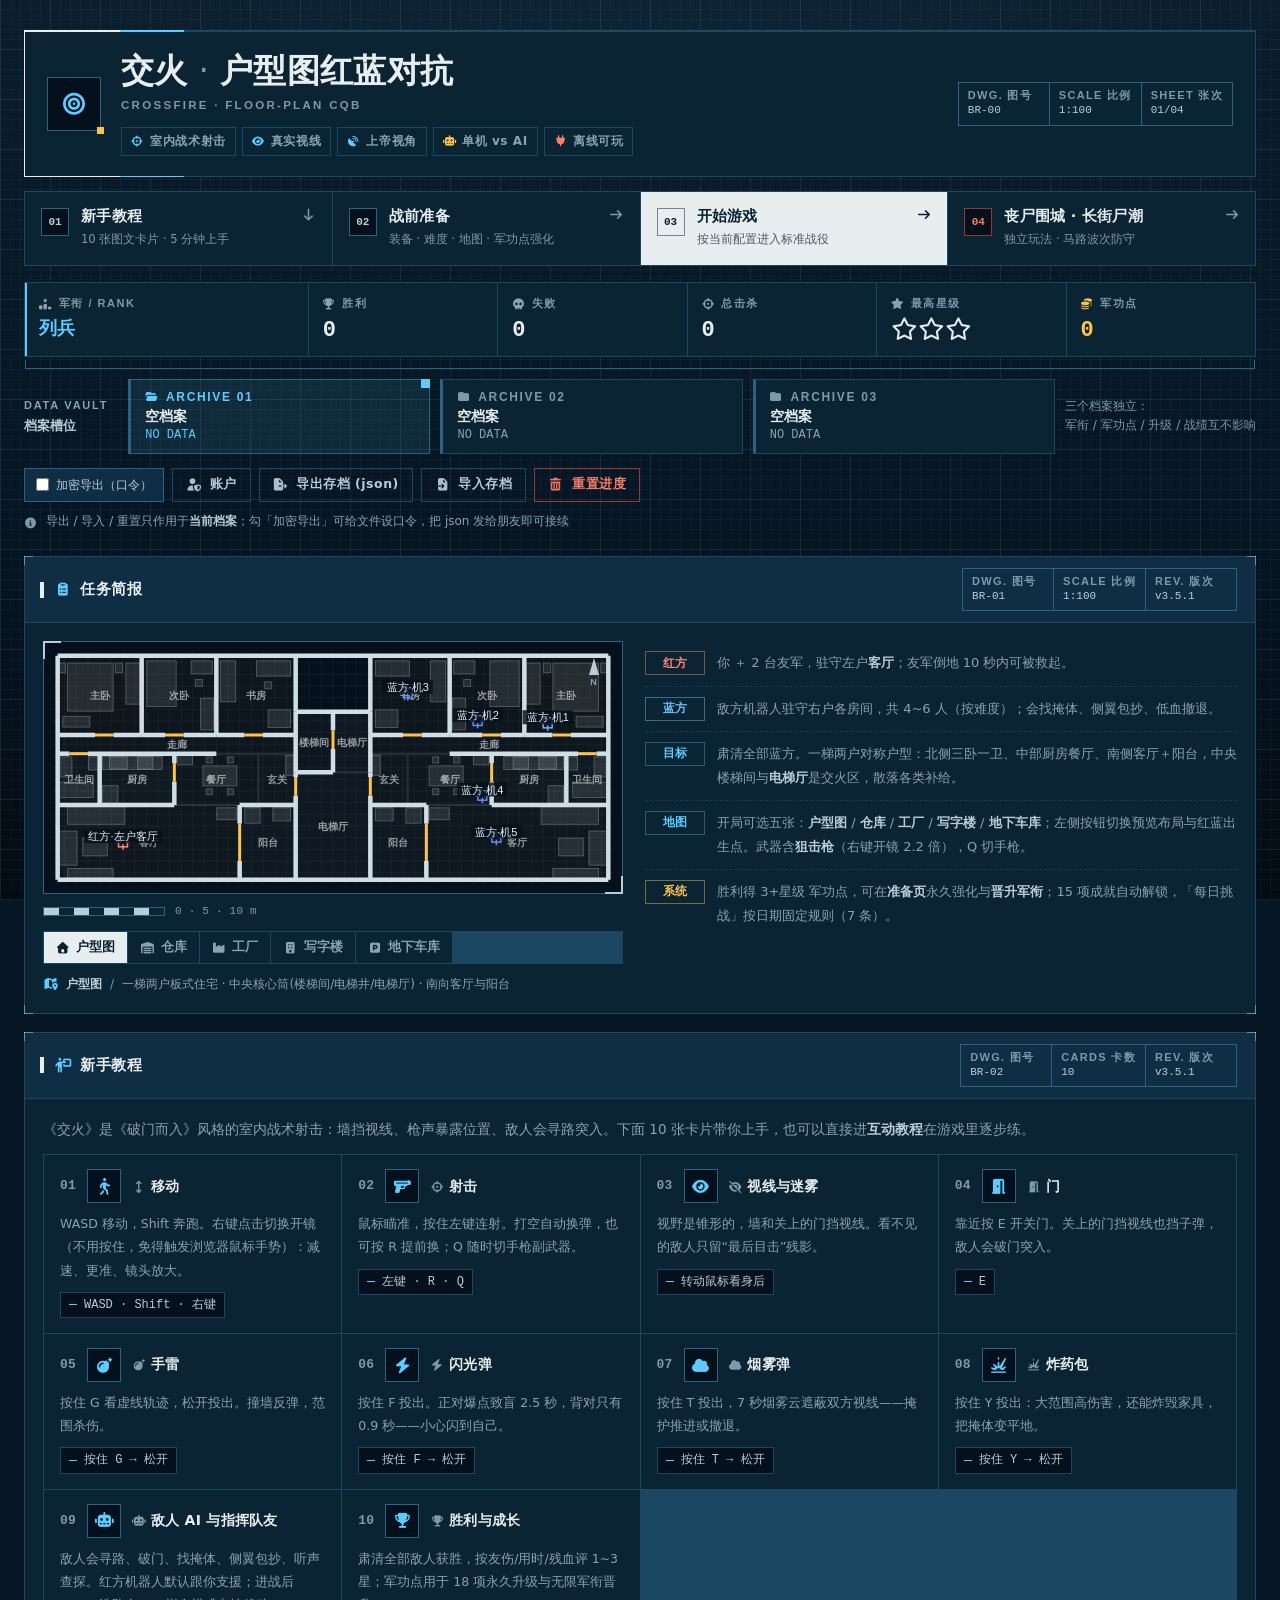
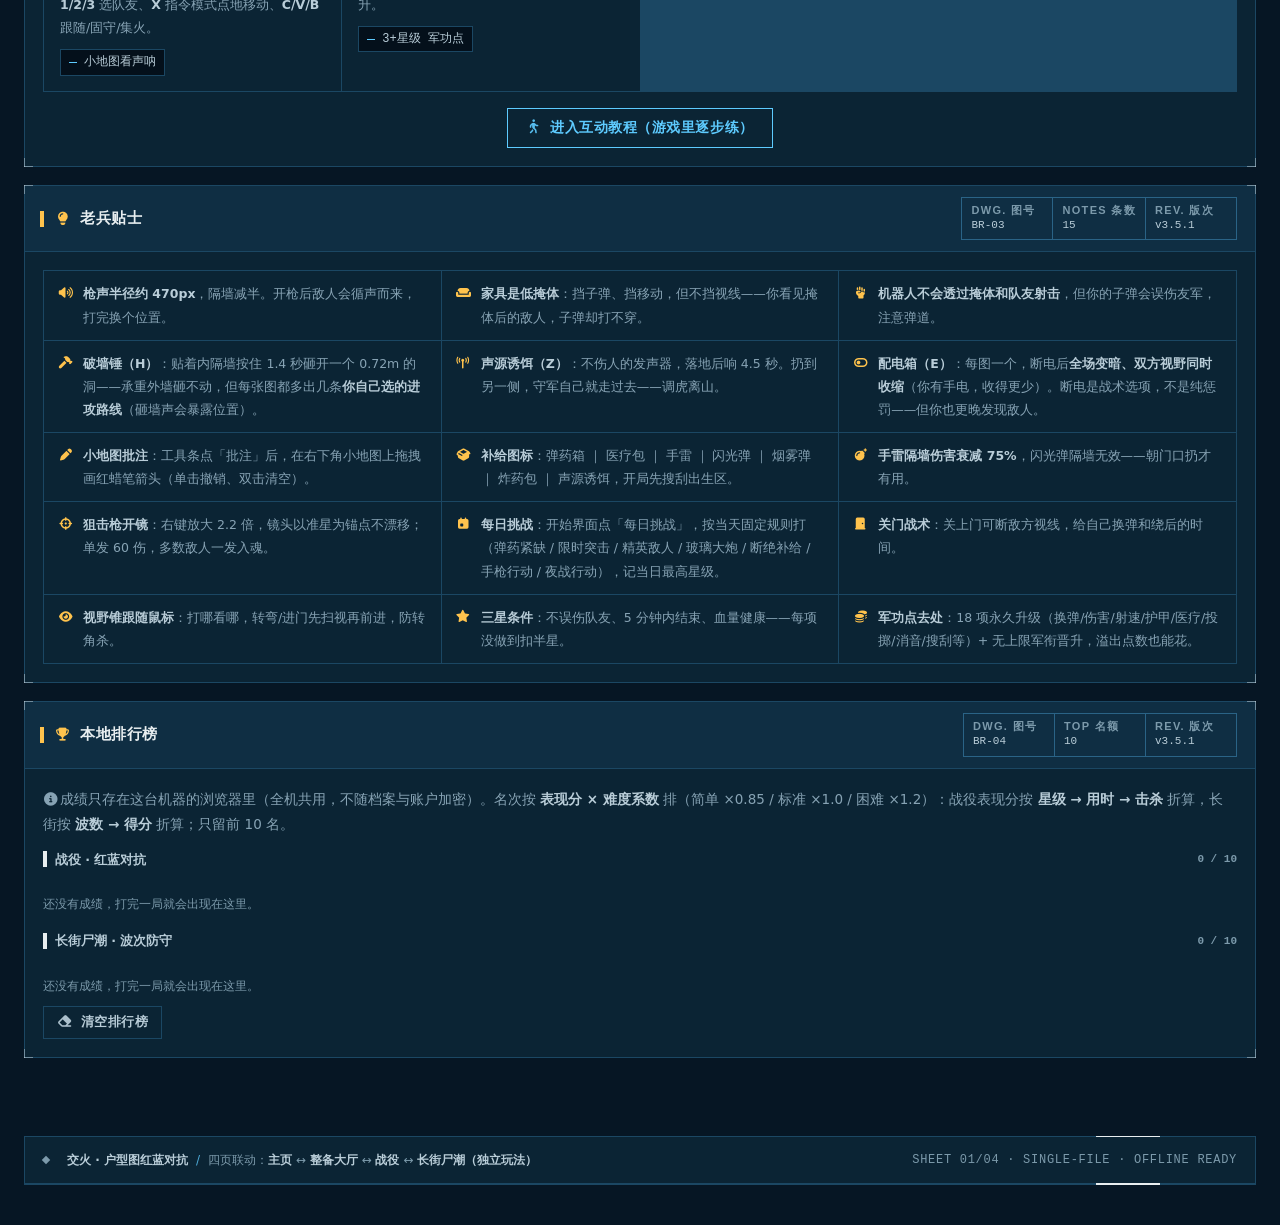
<file: Root/game/breach/index.html>
<!DOCTYPE html>
<html lang="zh-CN">
<head>
<meta charset="UTF-8">
<meta name="viewport" content="width=device-width, initial-scale=1, viewport-fit=cover">
<title>交火 · 主页</title>
<link rel="stylesheet" href="fontawesome-free-7.3.1-web/css/all.min.css">
<link rel="icon" href="photo.ico" type="image/x-icon">
<style>
/* ============================================================================
   交火 · 主页 —— 「突入作业图 / BREACH WORKS DRAWING SET」视觉系统
   ----------------------------------------------------------------------------
   世界设定: 整套界面 = 一叠摊在制图台上的突入作业图纸(蓝晒底 + 象牙白描线)。
     · 每个面板是一张"图纸"(sheet): 图框 + 四角对位标记 + 图签栏。
     · 每条数据是一次"标注": 尺寸链 / 引线 / 编号 / 注记。
     · 状态用线型表达: 实线=正常, 点划线=未达成, 剖面线=危险, 象牙白实底=选中。
     · 红蜡笔只表危险与失败, 黄蜡笔只表军功点/星级/注意, 二者都不铺面积。
     · 纯 CSS 零网络: 无外部字体与图片, 图标走本地 FontAwesome, 不使用 emoji。
     · 令牌与语法见 AI_README.md「界面视觉系统」一节; 旧变量名全部保留并重新赋色(页面/JS 行内仍在引用)。
   ============================================================================ */
:root{
  /* —— 纸面(蓝晒底): 由外到内逐层变亮 —— */
  --bg-canvas:#061624;
  --inset:#04101b;
  --surface:#0b2434;
  --surface-2:#0f2e43;
  --surface-3:#153c56;
  --border:#1b4763;
  --border-soft:#153a53;
  --border-strong:#2a6386;
  /* —— 墨线(象牙白, 微暖) —— */
  --fg:#e8eef0;
  --fg-2:#b9cdd8;
  --fg-muted:#87a3b4;
  --fg-subtle:#7c9aab;
  /* —— 蓝晒高亮: 选中 / 主动作 / 焦点 / 链接 —— */
  --accent:#5ecbff;
  --accent-2:#8bdcff;
  --accent-fg:#03151f;
  --accent-sub:rgba(94,203,255,.10);
  --accent-line:rgba(94,203,255,.34);
  --ink:#06202f;
  /* —— 蜡笔标注 —— */
  --yellow:#ffc34d;
  --yellow-2:#ffae1a;
  --red:#ff5b47;
  --red-2:#ff7d67;
  --green:#4fd18b;
  --lime:#b9e04a;
  /* —— 阵营(与游戏页 TEAM_COLORS 同口径, 仅示意图与文案强调) —— */
  --red-side:#ff8a7a;
  --blue-side:#6fc0ff;
  /* —— 字体链(离线逐字回退) —— */
  --latin:"Bahnschrift SemiCondensed","Bahnschrift","Arial Narrow","Roboto Condensed","Oswald","Microsoft YaHei",sans-serif;
  --latin-label:"Bahnschrift","Arial Narrow","Roboto Condensed","Oswald","Microsoft YaHei",sans-serif;
  --mono:Consolas,"Cascadia Mono","JetBrains Mono","SF Mono",Menlo,monospace;
  --track-caps:.08em;
  --track-overline:.16em;
  --dur-fast:150ms; --dur-normal:250ms;
  --ease:cubic-bezier(.2,.8,.2,1);
  /* 旧变量别名(必须保留: 页面与 JS 行内仍在使用) */
  --gold:var(--accent); --txt:var(--fg); --muted:var(--fg-muted); --dim:var(--fg-muted);
}
html,body{margin:0;min-height:100%;background:var(--bg-canvas);color:var(--fg);
  font-family:"Microsoft YaHei","PingFang SC","Noto Sans SC",system-ui,sans-serif;
  font-size:15px;line-height:1.7;-webkit-user-select:none;user-select:none;}
/* 制图网格: 10px 细格 + 50px 粗格 + 边缘压暗, 全部纯 CSS 渐变 */
body{background-color:var(--bg-canvas);
  background-image:
    repeating-linear-gradient(90deg,rgba(232,238,240,.030) 0 1px,transparent 1px 10px),
    repeating-linear-gradient(0deg,rgba(232,238,240,.030) 0 1px,transparent 1px 10px),
    repeating-linear-gradient(90deg,rgba(232,238,240,.055) 0 1px,transparent 1px 50px),
    repeating-linear-gradient(0deg,rgba(232,238,240,.055) 0 1px,transparent 1px 50px),
    radial-gradient(1200px 500px at 50% -10%,rgba(94,203,255,.06),transparent 60%),
    linear-gradient(180deg,#0a1d2c 0%,var(--bg-canvas) 55%,#030c14 100%);
  background-attachment:fixed;}
:focus-visible{outline:2px solid var(--accent);outline-offset:2px;}

/* ===== 装饰原子 ===== */
.overline{font-family:var(--latin);font-size:11px;font-weight:700;text-transform:uppercase;
  letter-spacing:var(--track-overline);color:var(--fg-muted);font-variant-numeric:lining-nums;}
.en{font-family:var(--latin);text-transform:uppercase;letter-spacing:var(--track-caps);
  font-weight:700;font-variant-numeric:lining-nums;}
.num{font-family:var(--mono);font-weight:700;letter-spacing:0;font-variant-numeric:tabular-nums;}
.mono{font-family:var(--mono);font-variant-numeric:tabular-nums;}
.slash{color:var(--accent);font-weight:400;opacity:.8;margin:0 8px;}
/* 剖切符号(分区标题前的短粗线) */
.tick{display:inline-block;width:4px;height:16px;background:var(--fg);flex:none;vertical-align:middle;}
.tick.warn{background:var(--yellow);}
.tick.dim{background:var(--border-strong);}
/* 编号方块(替代旧角标三角: 直角, 带一根引线) */
.xref{position:relative;flex:none;width:26px;height:26px;display:inline-flex;align-items:center;
  justify-content:center;border:1px solid var(--border-strong);background:var(--inset);
  font-family:var(--mono);font-size:11px;font-weight:700;color:var(--fg-2);letter-spacing:0;}
/* 剖面线: 只用于危险/禁用/施工中 */
.hatch{background-image:repeating-linear-gradient(45deg,
  rgba(232,238,240,.16) 0 1px,transparent 1px 7px);}
.hatch-danger{background-image:repeating-linear-gradient(45deg,
  rgba(255,91,71,.42) 0 2px,transparent 2px 8px);}
.stripes{background-image:repeating-linear-gradient(45deg,
  rgba(232,238,240,.14) 0 3px,transparent 3px 8px);}
.stripes-danger{background-image:repeating-linear-gradient(45deg,
  rgba(255,91,71,.42) 0 2px,transparent 2px 8px);}
/* 点划线: 未达成 / 规划中 / 未解锁 */
.phantom{border-bottom:1px dashed var(--border-strong);}
/* 网点底(旧装饰, 保留给历史引用) */
.halftone{background-image:radial-gradient(rgba(232,238,240,.14) 1px,transparent 1.2px);
  background-size:6px 6px;}
/* 象牙白实底反转块 = "当前/选中" 的最终表达 */
.inverse{background:var(--fg);color:var(--ink);font-weight:700;}
.code{background:var(--fg);color:var(--ink);font-weight:700;font-family:var(--mono);}
/* 菱形项目符号(旧母题, 保留) */
.dia{display:inline-block;width:6px;height:6px;background:var(--accent);
  transform:rotate(45deg);flex:none;margin-right:8px;}
.dia.dim{background:var(--fg-subtle);}
.dia.yellow{background:var(--yellow);}
/* 引线注记: 小箭头 + 斜置文字(模拟现场手批, 旋转 ≤ 1.6°) */
.lead{position:relative;padding-left:14px;font-size:12px;color:var(--fg-muted);line-height:1.6;}
.lead::before{content:"";position:absolute;left:0;top:.72em;width:9px;height:1px;background:var(--fg-subtle);}
.lead::after{content:"";position:absolute;left:0;top:.72em;width:4px;height:4px;
  border-left:1px solid var(--fg-subtle);border-bottom:1px solid var(--fg-subtle);
  transform:translateY(-2.5px) rotate(45deg);}
/* 尺寸链: 端部刻度 + 下方数值线 */
.dim{position:relative;height:1px;background:var(--border-strong);margin:14px 0 4px;}
.dim::before,.dim::after{content:"";position:absolute;top:-4px;width:1px;height:9px;background:var(--border-strong);}
.dim::before{left:0;} .dim::after{right:0;}
/* 星级图标复用 .dim 时不能吃"尺寸线"的 1px 高与两端刻度：星形在 ::before 上 */
i.fa-star.dim{position:static;display:inline-block;width:auto;height:auto;background:none;
  margin:0 1px;border:0;vertical-align:middle;}
i.fa-star.dim::before{content:"\f005";font-family:"Font Awesome 7 Free";font-weight:inherit;
  position:static;display:inline-block;width:auto;height:auto;background:none;border:0;transform:none;margin:0;}
i.fa-star.dim::after{display:none!important;}

/* ===== 图纸(sheet): 面板根 ===== */
.sheet{position:relative;background:var(--surface);border:1px solid var(--border);margin-bottom:18px;}
/* 四角对位标记(L 形直角刻度, 8 层渐变拼出, 无额外 DOM) */
.sheet::before{content:"";position:absolute;inset:-1px;pointer-events:none;
  --mk:rgba(232,238,240,.42);
  background:
    linear-gradient(var(--mk),var(--mk)) 0 0/9px 1px no-repeat,
    linear-gradient(var(--mk),var(--mk)) 0 0/1px 9px no-repeat,
    linear-gradient(var(--mk),var(--mk)) 100% 0/9px 1px no-repeat,
    linear-gradient(var(--mk),var(--mk)) 100% 0/1px 9px no-repeat,
    linear-gradient(var(--mk),var(--mk)) 0 100%/9px 1px no-repeat,
    linear-gradient(var(--mk),var(--mk)) 0 100%/1px 9px no-repeat,
    linear-gradient(var(--mk),var(--mk)) 100% 100%/9px 1px no-repeat,
    linear-gradient(var(--mk),var(--mk)) 100% 100%/1px 9px no-repeat;}
.sheet-head{display:flex;align-items:center;gap:11px;padding:11px 18px 11px 15px;
  background:var(--surface-2);border-bottom:1px solid var(--border);}
.sheet-head .t{font-size:15px;font-weight:700;letter-spacing:.03em;color:var(--fg);
  display:inline-flex;align-items:center;gap:9px;}
.sheet-head .t i{color:var(--accent);font-size:13px;}
.sheet-body{padding:18px;}
.sheet-body>p{font-size:13.5px;color:var(--fg-muted);line-height:1.85;margin:0 0 12px;}
.sheet-body>p:last-child{margin-bottom:0;}
.sheet-body>p b{color:var(--fg-2);font-weight:700;}

/* 图签栏(右下角小格: 图号 / 比例 / 张次) */
.tb{display:flex;align-items:stretch;border:1px solid var(--border-strong);margin-left:auto;flex:none;}
.tb-i{padding:5px 9px 6px;border-left:1px solid var(--border-strong);min-width:72px;}
.tb-i:first-child{border-left:0;}
.tb-k{display:block;font-family:var(--latin);font-size:11px;font-weight:700;line-height:1.4;
  text-transform:uppercase;letter-spacing:.12em;color:var(--fg-subtle);}
.tb-v{display:block;font-family:var(--mono);font-size:11px;line-height:1.4;color:var(--fg-2);}

/* ===== 按钮 ===== */
button{font-family:inherit;}
.btn{position:relative;display:inline-flex;align-items:center;justify-content:center;gap:8px;
  padding:10px 18px;font-size:13.5px;font-weight:700;letter-spacing:.04em;
  background:var(--surface-3);color:var(--fg);border:1px solid var(--border-strong);
  border-radius:0;cursor:pointer;
  transition:background var(--dur-fast) var(--ease),color var(--dur-fast) var(--ease),border-color var(--dur-fast) var(--ease);}
.btn:hover{background:#1b4869;border-color:var(--fg-subtle);}
.btn:active{background:var(--surface-2);}
.btn i{font-size:12.5px;opacity:.92;}
/* 主动作: 象牙白实底(图纸上的"最终确认"标记) */
.btn-primary{background:var(--fg);color:var(--ink);border-color:var(--fg);}
.btn-primary:hover{background:#fff;color:var(--ink);border-color:#fff;}
.btn-primary i{color:var(--ink);opacity:1;}
/* 次动作: 蓝晒高亮描边 */
.btn-accent{background:transparent;color:var(--accent);border-color:var(--accent);}
.btn-accent:hover{background:var(--accent-sub);border-color:var(--accent-2);color:var(--accent-2);}
/* 危险: 红蜡笔 */
.btn-danger{background:transparent;color:var(--red-2);border-color:rgba(255,91,71,.55);}
.btn-danger:hover{background:rgba(255,91,71,.13);border-color:var(--red-2);color:#ff9d8a;}
.btn-ghost{background:transparent;color:var(--fg-2);border-color:var(--border);}
.btn-ghost:hover{background:var(--surface-2);color:var(--fg);border-color:var(--border-strong);}
.btn-sm{padding:7px 13px;font-size:12.5px;}
.btn-sm i{margin-right:0;}
/* 旧按钮变体(保留, 供历史引用) */
.btn-block{padding:13px 20px;font-size:14px;justify-content:flex-start;}
.btn-block .ico{width:30px;height:30px;display:flex;align-items:center;justify-content:center;
  background:var(--surface-2);border:1px solid var(--border);flex:none;font-size:14px;}
.btn-block .bx{flex:1;text-align:left;line-height:1.35;}
.btn-block .btnSub{display:block;font-size:11px;font-weight:400;color:var(--fg-subtle);
  letter-spacing:0;margin-top:2px;}
.btn-block .go{color:var(--fg-subtle);font-size:12px;letter-spacing:0;}

/* ===== 图头(masthead) ===== */
.board{max-width:1280px;margin:0 auto;padding:30px 24px 0;}
.masthead{position:relative;display:flex;align-items:center;gap:20px;flex-wrap:wrap;
  padding:20px 22px;background:var(--surface);border:1px solid var(--border);
  border-top-width:2px;
  border-image:linear-gradient(to right,var(--fg) 96px,var(--accent) 96px 160px,var(--border) 160px) 3 1 1 1;}
.masthead .mark{width:52px;height:52px;flex:none;display:flex;align-items:center;justify-content:center;
  background:var(--inset);border:1px solid var(--border-strong);color:var(--accent);font-size:22px;position:relative;}
.masthead .mark::after{content:"";position:absolute;right:-4px;bottom:-4px;width:7px;height:7px;
  background:var(--yellow);}
.masthead .htxt{flex:1;min-width:260px;}
.masthead h1{margin:0;font-size:33px;line-height:1.18;font-weight:800;letter-spacing:.01em;color:var(--fg);}
.masthead h1 span{color:var(--fg-subtle);font-weight:400;}
.masthead .hen{font-family:var(--latin);font-size:11.5px;font-weight:700;text-transform:uppercase;
  letter-spacing:.2em;color:var(--fg-subtle);margin-top:5px;font-variant-numeric:lining-nums;}
.masthead .hmeta{display:flex;gap:6px;flex-wrap:wrap;align-items:center;margin-top:12px;}
.tagchip{display:inline-flex;align-items:center;gap:6px;padding:3px 9px;font-size:12px;font-weight:700;
  letter-spacing:.05em;background:transparent;border:1px solid var(--border);color:var(--fg-muted);}
.tagchip i{font-size:10.5px;color:var(--accent);}
.tagchip.y i{color:var(--yellow);}
.tagchip.r i{color:var(--red-2);}

/* ===== 入口卡(四张索引卡) ===== */
.entry{display:grid;grid-template-columns:repeat(4,1fr);gap:1px;margin-top:14px;
  background:var(--border);border:1px solid var(--border);}
.go-card{position:relative;display:flex;align-items:flex-start;gap:12px;text-align:left;
  padding:15px 16px 16px;background:var(--surface);border:0;border-radius:0;color:var(--fg);
  cursor:pointer;transition:background var(--dur-fast) var(--ease);}
.go-card::after{content:"";position:absolute;left:0;right:0;bottom:0;height:2px;background:transparent;
  transition:background var(--dur-fast) var(--ease);}
.go-card:hover{background:var(--surface-2);}
.go-card:hover::after{background:var(--accent);}
.go-card .xref{margin-top:1px;}
.go-card .gx{flex:1;min-width:0;line-height:1.35;}
.go-card .gt{display:block;font-size:14.5px;font-weight:700;letter-spacing:.02em;color:var(--fg);}
.go-card .gs{display:block;font-size:11.5px;font-weight:400;color:var(--fg-subtle);margin-top:4px;line-height:1.6;}
.go-card .go{margin-top:2px;color:var(--fg-subtle);font-size:12px;}
.go-card:hover .go{color:var(--accent);}
.go-card .xref{transition:border-color var(--dur-fast) var(--ease),color var(--dur-fast) var(--ease);}
.go-card:hover .xref{border-color:var(--accent);color:var(--fg);}
/* 主动作卡: 象牙白实底 */
.go-card.is-primary{background:var(--fg);}
.go-card.is-primary .gt{color:var(--ink);}
.go-card.is-primary .gs{color:rgba(6,32,47,.72);}
.go-card.is-primary .go,.go-card.is-primary .xref{color:var(--ink);border-color:rgba(6,32,47,.5);background:transparent;}
.go-card.is-primary:hover{background:#fff;}
.go-card.is-primary:hover::after{background:var(--ink);}
/* 危险卡(尸潮): 红蜡笔描记 */
.go-card.is-danger .xref{color:var(--red-2);border-color:rgba(255,91,71,.55);}
.go-card.is-danger:hover::after{background:var(--red);}
.go-card.is-danger:hover .go{color:var(--red-2);}
.go-card.is-danger:hover .xref{border-color:var(--red-2);color:var(--red-2);}

/* ===== 状态尺寸链 ===== */
.statusbar{position:relative;display:grid;grid-template-columns:1.5fr repeat(5,1fr);gap:1px;
  margin-top:16px;margin-bottom:22px;background:var(--border);border:1px solid var(--border);}
.statusbar::after{content:"";position:absolute;left:0;right:0;bottom:-13px;height:9px;pointer-events:none;
  background:
    linear-gradient(var(--border-strong),var(--border-strong)) 0 8px/100% 1px no-repeat,
    linear-gradient(var(--border-strong),var(--border-strong)) 0 0/1px 9px no-repeat,
    linear-gradient(var(--border-strong),var(--border-strong)) 100% 0/1px 9px no-repeat;}
.stat{position:relative;background:var(--surface);padding:11px 14px 12px;}
.stat .k{display:flex;align-items:center;gap:6px;font-family:var(--latin);font-size:11px;font-weight:700;
  text-transform:uppercase;letter-spacing:.14em;color:var(--fg-subtle);}
.stat .k i{font-size:11px;color:var(--fg-muted);}
.stat .v{font-size:22px;font-weight:700;line-height:1.2;margin-top:5px;color:var(--fg);
  font-family:var(--mono);letter-spacing:0;font-variant-numeric:tabular-nums;}
.stat.rank .v{font-size:18px;color:var(--accent);font-family:var(--latin-label);}
.stat.gold .v{color:var(--yellow);}
.stat.gold .k i{color:var(--yellow);}
.stat.rank::before{content:"";position:absolute;left:0;top:0;bottom:0;width:2px;background:var(--accent);}

/* ===== 档案槽位 ===== */
.vault{display:grid;grid-template-columns:auto repeat(3,minmax(150px,1fr)) auto;gap:10px;
  align-items:stretch;margin-top:12px;}
.vault-label{display:flex;flex-direction:column;justify-content:center;padding-right:10px;}
.vault-label .zh{font-size:13px;font-weight:700;color:var(--fg-2);}
.slot{position:relative;text-align:left;padding:10px 12px 11px 14px;background:var(--surface);
  border:1px solid var(--border);border-left-width:3px;border-left-color:var(--border-strong);
  color:var(--fg-2);cursor:pointer;border-radius:0;
  transition:background var(--dur-fast) var(--ease),border-color var(--dur-fast) var(--ease);}
.slot:hover{background:var(--surface-2);border-color:var(--border-strong);}
.slot .sn{display:flex;align-items:center;gap:7px;font-family:var(--latin);font-size:12px;font-weight:700;
  text-transform:uppercase;letter-spacing:.14em;color:var(--fg-subtle);}
.slot .sn i{font-size:11px;}
.slot .sv{display:block;font-size:13.5px;font-weight:700;color:var(--fg);margin-top:4px;}
.slot .sm{display:block;font-size:12px;color:var(--fg-muted);font-family:var(--mono);margin-top:2px;}
.slot.on{background:var(--accent-sub);border-left-color:var(--accent);border-color:var(--accent-line);}
.slot.on .sn,.slot.on .sm{color:var(--accent);}
.slot.on .sn i{color:var(--accent);}
/* 选中槽位: 右上角象牙白实底小方块 + 点划线内框 */
.slot.on::after{content:"";position:absolute;top:-1px;right:-1px;width:9px;height:9px;background:var(--accent);}
.vault-util{display:flex;flex-direction:column;justify-content:center;gap:6px;}
.vault-util .note{font-size:12px;color:var(--fg-subtle);line-height:1.65;}

/* ===== 工具条 / 提示行 ===== */
.tools{display:flex;gap:8px;flex-wrap:wrap;margin-top:14px;}
/* v3.1: 「加密导出」开关 —— 图纸风格直角细框 + 原生 checkbox(保留键盘与读屏) */
.encToggle{display:inline-flex;align-items:center;gap:7px;height:32px;padding:0 11px;cursor:pointer;
  border:1px solid var(--border-strong);background:var(--surface-2);color:var(--fg-2);
  font-size:12px;user-select:none;}
.encToggle:hover{border-color:var(--accent);color:var(--fg);}
.encToggle input{width:13px;height:13px;margin:0;accent-color:var(--accent);cursor:pointer;}
.encToggle.on{border-color:var(--accent);color:var(--fg);}
/* ===== v3.2: 账户模态框样式(主页与整备大厅共用同一份) ===== */
/* 主页/整备大厅原本没有 .overlay/.card/.hidden 这些类(它们不是覆盖层式页面), 所以模态框自带骨架 */
#acctOverlay{position:fixed;inset:0;z-index:40;display:flex;align-items:center;justify-content:center;
  padding:22px;overflow:auto;background:rgba(4,12,20,.82);}
#acctOverlay.hidden{display:none!important;}
#acctOverlay .acctCard{position:relative;width:min(520px,92vw);margin:auto;padding:22px 26px 24px;
  background:var(--surface-2);border:1px solid var(--border-strong);border-top-width:2px;
  box-shadow:0 18px 44px rgba(0,0,0,.5);}
#acctOverlay .acctTb{display:flex;align-items:stretch;margin:0 0 14px;}
#acctOverlay h1{margin:0 0 12px;font-size:19px;font-weight:800;letter-spacing:.02em;color:var(--fg);}
#acctOverlay h1 i{color:var(--accent);margin-right:8px;}
.acctCard{width:min(520px,92vw);}
.acctStat{display:flex;align-items:center;gap:8px;font-size:12px;color:var(--fg-muted);margin:0 0 12px;line-height:1.65;}
.acctStat b{color:var(--fg);}
.acctList{display:flex;flex-direction:column;gap:6px;margin:0 0 12px;}
.acctRow{display:flex;align-items:center;gap:9px;padding:9px 11px;cursor:pointer;text-align:left;
  border:1px solid var(--border-strong);background:var(--surface-2);color:var(--fg-2);font-size:12.5px;}
.acctRow:hover{border-color:var(--accent);color:var(--fg);}
.acctRow.on{border-color:var(--accent);background:var(--inset);color:var(--fg);}
.acctRow i{color:var(--fg-subtle);}
.acctRow.on i{color:var(--accent);}
.acctRow small{margin-left:auto;color:var(--fg-subtle);font-size:11px;}
.acctField{display:flex;align-items:center;gap:9px;margin:0 0 9px;}
.acctField span{width:64px;flex:none;font-size:12px;color:var(--fg-muted);}
.acctField input{flex:1;min-width:0;height:30px;padding:0 9px;border:1px solid var(--border-strong);
  background:var(--inset);color:var(--fg);font-size:12.5px;font-family:inherit;}
.acctField input:focus{outline:none;border-color:var(--accent);}
.acctActions{display:flex;gap:8px;flex-wrap:wrap;margin-top:12px;}
.acctMsg{min-height:18px;font-size:12px;margin:0 0 10px;color:var(--fg-muted);}
.acctMsg.bad{color:var(--red-2);}
.acctMsg.ok{color:var(--green);}
.acctHint{font-size:11.5px;color:var(--fg-subtle);line-height:1.75;margin:10px 0 0;}
/* ===== v3.2: 本地排行榜样式(主页与整备大厅共用同一份) ===== */
.bdNote{font-size:11.5px;color:var(--fg-subtle);line-height:1.75;margin:0 0 10px;}
.bdWrap{display:flex;flex-direction:column;gap:16px;}
.bdHead{display:flex;align-items:center;gap:8px;font-size:12.5px;font-weight:700;color:var(--fg-2);margin:0 0 8px;}
.bdCount{margin-left:auto;font-family:var(--mono);font-size:11px;color:var(--fg-subtle);}
.bdList{list-style:none;margin:0;padding:0;display:flex;flex-direction:column;gap:4px;}
.bdList li{display:flex;align-items:center;gap:9px;padding:6px 9px;border:1px solid var(--border);background:var(--surface-2);font-size:12px;}
.bdList li:first-child{border-color:var(--yellow);}
.bdRank{width:14px;text-align:center;color:var(--fg-subtle);flex:none;}
.bdList li:first-child .bdRank{color:var(--yellow);}
.bdWho{width:64px;flex:none;color:var(--fg-2);overflow:hidden;text-overflow:ellipsis;white-space:nowrap;}
.bdMain{display:flex;align-items:center;gap:8px;flex:1 1 auto;min-width:0;font-family:var(--mono);color:var(--fg);}
.bdSub{font-size:11px;color:var(--fg-subtle);flex:0 1 auto;min-width:0;overflow:hidden;text-overflow:ellipsis;white-space:nowrap;}
.bdStar{color:var(--yellow);font-size:11px;margin-right:1px;}
.bdStar.dim{color:var(--border-strong);}
.bdKill,.bdScore,.bdEvac,.bdBoss{display:inline-flex;align-items:center;gap:4px;color:var(--fg-muted);font-size:11.5px;}
.bdEvac{color:var(--green);}
.bdBoss{color:var(--red-2);}
.bdEmpty{font-size:12px;color:var(--fg-subtle);margin:0;}
.bdActions{margin-top:10px;}
.bdStars{display:inline-flex;}
.hintline{display:flex;align-items:flex-start;gap:8px;font-size:12px;color:var(--fg-muted);
  margin-top:10px;line-height:1.65;min-height:17px;}
.hintline i{color:var(--fg-subtle);font-size:11px;margin-top:5px;flex:none;}
.hintline.ok{color:var(--green);}
.hintline.ok i{color:var(--green);}
.hintline.bad{color:var(--red-2);}
.hintline.bad i{color:var(--red-2);}
.hintline b{color:var(--fg-2);}

/* ===== 任务简报: 地图预览 + 简报 ===== */
main{max-width:1280px;margin:0 auto;padding:24px 24px 60px;}
.brief-row{display:grid;grid-template-columns:minmax(320px,580px) 1fr;gap:22px;align-items:start;}
.mapcol{min-width:0;}
/* 蓝晒图viewport: 图框 + 四角对位 + 指北针 + 比例尺 */
.mapframe{position:relative;padding:9px;background:var(--inset);border:1px solid var(--border-strong);}
.mapframe::before,.mapframe::after{content:"";position:absolute;pointer-events:none;}
.mapframe::before{left:-1px;top:-1px;width:16px;height:16px;
  border-left:2px solid var(--fg-2);border-top:2px solid var(--fg-2);}
.mapframe::after{right:-1px;bottom:-1px;width:16px;height:16px;
  border-right:2px solid var(--fg-2);border-bottom:2px solid var(--fg-2);}
#mapPrev{display:block;width:100%;background:#04101b;}
.north{position:absolute;right:16px;top:16px;width:24px;height:32px;pointer-events:none;z-index:1;}
.north::before{content:"";position:absolute;left:50%;top:0;transform:translateX(-50%);width:0;height:0;
  border-left:5px solid transparent;border-right:5px solid transparent;border-bottom:17px solid var(--fg-2);}
.north::after{content:"N";position:absolute;left:50%;bottom:0;transform:translateX(-50%);
  font-family:var(--latin);font-size:9px;font-weight:700;letter-spacing:.1em;color:var(--fg-muted);}
.scalewrap{display:flex;align-items:center;gap:10px;margin-top:8px;}
.scalebar{position:relative;flex:none;width:120px;height:7px;border:1px solid var(--border-strong);
  background:repeating-linear-gradient(90deg,var(--fg-2) 0 15px,transparent 15px 30px);}
.scalewrap .sc{font-family:var(--mono);font-size:11px;color:var(--fg-subtle);letter-spacing:.02em;}
.mapTabs{display:flex;gap:1px;flex-wrap:wrap;margin-top:10px;background:var(--border);
  border:1px solid var(--border);}
.mtab{display:inline-flex;align-items:center;gap:6px;padding:7px 12px;font-size:12.5px;font-weight:600;
  background:var(--surface);color:var(--fg-muted);border:0;border-radius:0;cursor:pointer;
  transition:background var(--dur-fast) var(--ease),color var(--dur-fast) var(--ease);}
.mtab i{font-size:11.5px;}
.mtab:hover{background:var(--surface-2);color:var(--fg);}
.mtab.on{background:var(--fg);color:var(--ink);}
.mtab.on i{color:var(--ink);}
.mapTag{display:flex;gap:8px;align-items:flex-start;margin-top:10px;font-size:12px;
  color:var(--fg-muted);line-height:1.7;}
.mapTag i{color:var(--accent);margin-top:4px;flex:none;}
.mapTag b{color:var(--fg-2);}
/* 简报键值行(标注式) */
.krow{display:flex;gap:12px;align-items:flex-start;padding:10px 0;border-bottom:1px dashed var(--border-soft);}
.krow:last-child{border-bottom:0;}
.krow .kk{flex:none;width:58px;height:22px;display:inline-flex;align-items:center;justify-content:center;gap:4px;
  font-size:11.5px;line-height:1;font-weight:700;
  background:transparent;border:1px solid var(--border-strong);color:var(--fg-2);}
.krow .kk.red{color:var(--red-side);border-color:rgba(255,138,122,.45);}
.krow .kk.blue{color:var(--blue-side);border-color:rgba(111,192,255,.45);}
.krow .kk.accent{color:var(--accent);border-color:var(--accent-line);}
.krow .kk.yellow{color:var(--yellow);border-color:rgba(255,195,77,.45);}
.krow .kv{flex:1;font-size:13px;color:var(--fg-muted);line-height:1.85;}
.krow .kv b{color:var(--fg-2);}
.keys{display:inline-block;font-family:var(--mono);font-size:12px;font-weight:700;color:var(--ink);
  background:var(--fg);padding:0 6px;margin:0 2px;white-space:nowrap;}

/* ===== 图文教程卡 ===== */
.steps{display:grid;grid-template-columns:repeat(auto-fill,minmax(262px,1fr));gap:1px;
  background:var(--border);border:1px solid var(--border);}
.step{position:relative;background:var(--surface);padding:14px 16px 15px;
  transition:background var(--dur-fast) var(--ease);}
.step:hover{background:var(--surface-2);}
.step::after{content:"";position:absolute;left:0;top:0;bottom:0;width:2px;background:transparent;
  transition:background var(--dur-fast) var(--ease);}
.step:hover::after{background:var(--accent);}
.step .sh{display:flex;align-items:center;gap:11px;}
.step .no{font-family:var(--mono);font-size:13px;font-weight:700;color:var(--fg-subtle);
  font-variant-numeric:tabular-nums;letter-spacing:.02em;}
.step i.ic{width:32px;height:32px;display:flex;align-items:center;justify-content:center;flex:none;
  background:var(--inset);border:1px solid var(--border-strong);color:var(--accent);font-size:15px;}
.step .t{font-size:14px;font-weight:700;color:var(--fg);letter-spacing:.02em;flex:1;line-height:1.4;}
.step .t i{color:var(--fg-subtle);font-size:11px;margin-right:5px;}
.step .d{font-size:12.5px;color:var(--fg-muted);line-height:1.85;margin-top:9px;}
.step .d b{color:var(--fg-2);}
.step .k{display:inline-flex;align-items:center;gap:7px;margin-top:10px;font-family:var(--mono);
  font-size:12px;color:var(--fg-2);background:var(--inset);border:1px solid var(--border);padding:2px 8px;}
.step .k::before{content:"";width:8px;height:1px;background:var(--accent);flex:none;}

/* ===== 老兵贴士(引线注记列表) ===== */
.tips{display:grid;grid-template-columns:repeat(auto-fill,minmax(334px,1fr));gap:1px;
  background:var(--border);border:1px solid var(--border);}
.tip{display:flex;gap:10px;align-items:flex-start;font-size:12.5px;color:var(--fg-muted);line-height:1.85;
  background:var(--surface);padding:11px 14px;}
.tip i.ti{color:var(--yellow);font-size:12px;margin-top:5px;flex:none;}
.tip b{color:var(--fg-2);}

/* ===== 页脚 ===== */
footer{max-width:1280px;margin:0 auto;padding:0 24px 40px;}
.foot{display:flex;align-items:center;gap:10px;flex-wrap:wrap;padding:13px 18px;background:var(--surface);
  border:1px solid var(--border);border-bottom-width:2px;
  border-image:linear-gradient(to right,var(--border) calc(100% - 160px),var(--fg) calc(100% - 160px) calc(100% - 96px),var(--border) calc(100% - 96px)) 1 1 3 1;
  font-size:12px;color:var(--fg-subtle);}
.foot .dia{background:var(--fg-subtle);}
.foot b{color:var(--fg-2);font-weight:600;}
.foot .right{margin-left:auto;font-family:var(--mono);letter-spacing:.06em;}

/* ===== 响应式 ===== */
@media (max-width:1120px){
  .entry{grid-template-columns:repeat(2,1fr);}
  .statusbar{grid-template-columns:repeat(3,1fr);}
  .vault{grid-template-columns:auto 1fr 1fr 1fr;}
  .vault-util{grid-column:1/-1;flex-direction:row;}
  .brief-row{grid-template-columns:1fr;}
}
@media (max-width:639px){
  .board{padding:16px 14px 0;}
  main{padding:16px 14px 40px;}
  footer{padding:0 14px 28px;}
  .masthead h1{font-size:23px;}
  .masthead .mark{width:42px;height:42px;font-size:18px;}
  .entry{grid-template-columns:1fr;}
  .statusbar{grid-template-columns:repeat(2,1fr);}
  .vault{grid-template-columns:1fr;}
  .tb-i{min-width:50px;}
}
/* 无障碍: 尊重系统"减少动态效果"偏好 */
@media (prefers-reduced-motion: reduce){
  .btn,.step,.slot,.mtab,.go-card{transition:none;}
}

/* ============================================================================
   移动端重写 · MOBILE FIELD CONSOLE
   ----------------------------------------------------------------------------
   桌面版是一张摊开的作业图纸；手机版是压在掌心里的现场终端。
   同一套蓝晒纸/象牙墨/蜡笔标注的世界观，换成拇指可达的大卡片、底部导航、
   滑动式教程与一张贴在顶部的行动摘要。所有桌面 DOM 契约与 id 均保留，
   本层只负责窄屏的重新排布与皮肤。
   ============================================================================ */
.mob-topbar,.mob-hero,.mob-nav,.mob-sec-label,.mob-entry-ico{display:none;}
@media (max-width:960px){
  *,*::before,*::after{box-sizing:border-box;}
  :root{
    --mob-r:18px;
    --mob-card:#0a1e2c;
    --mob-card-2:#0d2739;
    --mob-line:rgba(94,203,255,.16);
    --mob-line-2:rgba(232,238,240,.10);
  }
  html{scroll-behavior:smooth;}
  body{
    font-size:14px;line-height:1.62;
    padding-bottom:calc(86px + env(safe-area-inset-bottom));
    background-color:#050f18;
    background-image:
      radial-gradient(420px 300px at 84% -8%,rgba(94,203,255,.18),transparent 72%),
      radial-gradient(300px 260px at -6% 18%,rgba(255,195,77,.07),transparent 70%),
      repeating-linear-gradient(90deg,rgba(232,238,240,.028) 0 1px,transparent 1px 24px),
      repeating-linear-gradient(0deg,rgba(232,238,240,.028) 0 1px,transparent 1px 24px),
      linear-gradient(180deg,#081724 0%,#050f18 52%,#030a10 100%);
    background-attachment:scroll;
  }
  /* —— 顶部品牌条 —— */
  .mob-topbar{
    display:flex;align-items:center;justify-content:space-between;gap:10px;
    position:sticky;top:0;z-index:40;
    padding:calc(8px + env(safe-area-inset-top)) 14px 8px;
    background:rgba(5,15,24,.88);
    border-bottom:1px solid var(--mob-line);
    -webkit-backdrop-filter:blur(18px);backdrop-filter:blur(18px);
    animation:mobDrop .35s var(--ease) both;
  }
  .mob-brand{display:flex;align-items:center;gap:10px;min-width:0;text-decoration:none;color:var(--fg);}
  .mob-mark{width:36px;height:36px;flex:none;display:flex;align-items:center;justify-content:center;
    border:1px solid rgba(94,203,255,.5);border-radius:11px;background:
      linear-gradient(145deg,rgba(94,203,255,.18),rgba(4,16,27,.9));color:var(--accent);font-size:15px;
    box-shadow:inset 0 1px 0 rgba(255,255,255,.1);}
  .mob-bt{display:flex;flex-direction:column;min-width:0;line-height:1.15;}
  .mob-bt b{font-size:17px;font-weight:800;letter-spacing:.02em;}
  .mob-bt small{font-family:var(--latin);font-size:8.5px;font-weight:700;letter-spacing:.16em;
    color:var(--fg-subtle);margin-top:3px;white-space:nowrap;}
  .mob-topmeta{display:flex;align-items:center;gap:6px;flex:none;}
  .mob-pill{display:inline-flex;align-items:center;gap:5px;height:30px;padding:0 9px;
    border:1px solid var(--mob-line);border-radius:9px;background:rgba(10,30,44,.7);
    font-size:10.5px;font-weight:700;color:var(--fg-2);}
  .mob-pill i{font-size:10px;color:var(--accent);}
  .mob-pill.gold{border-color:rgba(255,195,77,.28);}
  .mob-pill.gold i{color:var(--yellow);}
  .mob-pill.gold b{color:var(--yellow);font-family:var(--mono);font-variant-numeric:tabular-nums;}
  .mob-iconbtn{width:38px;height:38px;flex:none;display:inline-flex;align-items:center;justify-content:center;
    border:1px solid var(--mob-line);border-radius:11px;background:rgba(10,30,44,.7);
    color:var(--fg-2);font-size:13px;}
  .mob-iconbtn:active{transform:scale(.94);background:var(--surface-3);}

  /* —— 行动摘要卡 —— */
  .board{padding:12px 14px 0;}
  .masthead{display:none;}
  .mob-hero{display:block;position:relative;overflow:hidden;margin:2px 0 12px;
    padding:17px 16px 15px;border:1px solid var(--mob-line);border-radius:24px;
    background:
      radial-gradient(240px 160px at 92% 8%,rgba(94,203,255,.22),transparent 70%),
      linear-gradient(158deg,#103349 0%,#0a2133 46%,#07141f 100%);
    box-shadow:0 20px 44px rgba(0,0,0,.38),inset 0 1px 0 rgba(255,255,255,.06);
    animation:mobRise .5s var(--ease) both;}
  .mob-hero::before{content:"";position:absolute;inset:0;pointer-events:none;opacity:.5;
    background:
      repeating-linear-gradient(90deg,transparent 0 31px,rgba(94,203,255,.06) 31px 32px),
      repeating-linear-gradient(0deg,transparent 0 31px,rgba(94,203,255,.06) 31px 32px);}
  .mob-hero::after{content:"";position:absolute;right:-34px;top:-34px;width:132px;height:132px;
    border:1px solid rgba(94,203,255,.24);border-radius:50%;pointer-events:none;
    box-shadow:0 0 0 22px rgba(94,203,255,.035),0 0 0 44px rgba(94,203,255,.02);}
  .mob-hero-top{position:relative;display:flex;align-items:center;justify-content:space-between;gap:10px;}
  .mob-kicker{font-family:var(--latin);font-size:9px;font-weight:700;letter-spacing:.2em;
    text-transform:uppercase;color:var(--accent);}
  .mob-live{display:inline-flex;align-items:center;gap:5px;font-size:9.5px;font-weight:700;color:var(--green);}
  .mob-live i{font-size:6px;}
  .mob-hero h2{position:relative;margin:9px 0 2px;font-size:34px;line-height:1.05;font-weight:800;
    letter-spacing:-.02em;color:var(--fg);}
  .mob-hero h2 em{font-style:normal;color:var(--accent);}
  .mob-hero>p{position:relative;margin:0;font-size:11.5px;color:var(--fg-muted);letter-spacing:.03em;}
  .mob-hero-meta{position:relative;display:flex;flex-wrap:wrap;gap:6px;margin:12px 0 14px;}
  .mob-hero-meta span{display:inline-flex;align-items:center;gap:5px;padding:4px 8px;
    border:1px solid var(--mob-line-2);border-radius:8px;background:rgba(4,16,27,.45);
    font-size:10px;font-weight:600;color:var(--fg-2);}
  .mob-hero-meta i{font-size:9px;color:var(--accent);}
  .mob-hero-meta b{color:var(--fg);font-weight:700;}
  .mob-hero-cta{position:relative;display:grid;grid-template-columns:1fr 88px;gap:8px;}
  .mob-btn{display:inline-flex;align-items:center;justify-content:center;gap:8px;min-height:50px;
    padding:0 14px;border-radius:14px;border:1px solid transparent;font-family:inherit;
    font-size:13px;font-weight:700;letter-spacing:.02em;cursor:pointer;
    transition:transform .12s var(--ease),background .15s var(--ease),border-color .15s var(--ease);}
  .mob-btn:active{transform:scale(.97);}
  .mob-btn i{font-size:13px;}
  .mob-btn-primary{background:var(--fg);color:var(--ink);border-color:var(--fg);
    box-shadow:0 8px 20px rgba(232,238,240,.12);}
  .mob-btn-primary span{display:flex;flex-direction:column;align-items:flex-start;line-height:1.2;}
  .mob-btn-primary b{font-size:14px;font-weight:800;}
  .mob-btn-primary small{font-size:9.5px;font-weight:600;opacity:.62;margin-top:2px;}
  .mob-btn-primary>i{width:30px;height:30px;display:inline-flex;align-items:center;justify-content:center;
    border-radius:50%;background:rgba(6,32,47,.12);}
  .mob-btn-ghost{background:rgba(4,16,27,.35);border-color:var(--mob-line);color:var(--fg-2);
    flex-direction:column;gap:3px;font-size:10.5px;}
  .mob-btn-ghost i{font-size:15px;color:var(--accent);}

  /* —— 入口：三张拇指卡 —— */
  .entry{display:flex;flex-direction:column;gap:8px;margin:0 0 14px;background:none;border:0;}
  .go-card{display:flex;align-items:center;gap:12px;width:100%;min-height:66px;padding:11px 42px 11px 12px;
    background:linear-gradient(160deg,var(--mob-card-2),var(--mob-card));
    border:1px solid var(--mob-line);border-radius:16px;position:relative;
    box-shadow:0 8px 22px rgba(0,0,0,.22);}
  .go-card::after{content:"";position:absolute;right:17px;top:50%;width:7px;height:7px;margin-top:-4px;
    border-right:1.5px solid var(--fg-subtle);border-top:1.5px solid var(--fg-subtle);
    transform:rotate(45deg);background:transparent;height:7px;left:auto;right:17px;bottom:auto;top:50%;}
  .go-card:hover,.go-card:active{background:linear-gradient(160deg,#10344a,#0a2030);}
  .go-card.is-primary{display:none;}
  .go-card .mob-entry-ico{display:inline-flex;align-items:center;justify-content:center;width:42px;height:42px;
    flex:none;border-radius:12px;background:rgba(4,16,27,.6);border:1px solid var(--mob-line);
    color:var(--accent);font-size:15px;}
  .go-card.is-danger .mob-entry-ico{color:var(--red-2);border-color:rgba(255,91,71,.3);
    background:rgba(255,91,71,.08);}
  .go-card .xref,.go-card .go{display:none;}
  .go-card .gx{flex:1;min-width:0;line-height:1.3;}
  .go-card .gt{font-size:14.5px;font-weight:700;}
  .go-card .gs{font-size:10.5px;color:var(--fg-subtle);margin-top:3px;}

  /* —— 战绩：掌心读数格 —— */
  .statusbar{display:grid;grid-template-columns:repeat(3,1fr);gap:1px;margin:0 0 12px;
    border:1px solid var(--mob-line);border-radius:18px;overflow:hidden;background:var(--mob-line);}
  .statusbar::after{display:none;}
  .stat{padding:10px 11px;background:var(--mob-card);}
  .stat .k{font-size:8.5px;letter-spacing:.09em;gap:4px;}
  .stat .k i{font-size:9px;}
  .stat .v{font-size:19px;margin-top:2px;line-height:1.25;}
  .stat.rank .v{font-size:14px;}
  .stat.rank::before{width:2px;}
  #stStars{font-size:14px;letter-spacing:2px;color:var(--border-strong);line-height:1.6;}
  #stStars .fas.fa-star{color:var(--yellow);}

  /* —— 档案槽位：三段式 —— */
  .vault{display:grid;grid-template-columns:repeat(3,1fr);gap:7px;margin:0 0 14px;}
  .vault-label{grid-column:1/-1;display:flex;flex-direction:row;align-items:baseline;gap:8px;
    padding:0 2px;margin-bottom:-1px;}
  .vault-label .overline{font-size:8.5px;letter-spacing:.16em;}
  .vault-label .zh{font-size:11.5px;color:var(--fg-2);}
  .slot{min-height:82px;padding:9px 9px 8px;border-radius:14px;border:1px solid var(--mob-line);
    border-left-width:1px;background:var(--mob-card);}
  .slot .sn{font-size:8.5px;letter-spacing:.1em;gap:4px;}
  .slot .sv{font-size:11.5px;margin-top:5px;line-height:1.3;}
  .slot .sm{font-size:10px;margin-top:2px;line-height:1.35;}
  .slot.on{border-color:rgba(94,203,255,.55);background:linear-gradient(160deg,rgba(94,203,255,.14),var(--mob-card));}
  .slot.on::after{width:7px;height:7px;border-radius:0 0 0 4px;}
  .vault-util{display:none;}

  /* —— 数据工具 —— */
  .mob-sec-label{display:flex;align-items:center;gap:8px;margin:16px 2px 8px;
    font-family:var(--latin);font-size:9px;font-weight:700;letter-spacing:.18em;
    text-transform:uppercase;color:var(--fg-subtle);}
  .mob-sec-label::before{content:"";width:3px;height:12px;background:var(--accent);}
  .mob-sec-label::after{content:"";flex:1;height:1px;background:var(--mob-line);}
  .tools{display:grid;grid-template-columns:1fr 1fr;gap:7px;margin:0 0 8px;}
  .tools .btn{min-height:44px;padding:8px 10px;border-radius:12px;font-size:11.5px;
    border-color:var(--mob-line);background:var(--mob-card);}
  .tools .btn i{font-size:11px;}
  .tools .encToggle{grid-column:1/-1;height:44px;justify-content:center;border-radius:12px;
    background:var(--mob-card);font-size:11.5px;}
  .tools .btn-danger{grid-column:1/-1;border-color:rgba(255,91,71,.28);}
  .hintline{font-size:10.5px;line-height:1.6;margin-top:2px;padding:0 2px;}

  /* —— 图纸 → 卡片 —— */
  main{padding:16px 14px 34px;}
  .sheet{margin:0 0 12px;border:1px solid var(--mob-line);border-radius:20px;overflow:hidden;
    background:linear-gradient(170deg,var(--mob-card),#081722 72%);
    box-shadow:0 12px 30px rgba(0,0,0,.24);scroll-margin-top:70px;}
  .sheet::before{display:none;}
  .sheet-head{padding:12px 14px;background:rgba(13,39,57,.72);border-bottom:1px solid var(--mob-line);}
  .sheet-head .t{font-size:13px;gap:8px;}
  .sheet-head .t i{font-size:11px;}
  .sheet-head .tb{display:none;}
  .sheet-body{padding:14px;}
  .sheet-body>p{font-size:12px;line-height:1.72;margin-bottom:10px;}
  .tick{width:3px;height:14px;border-radius:2px;}

  /* 任务简报 */
  .brief-row{display:flex;flex-direction:column;gap:14px;}
  .mapframe{padding:7px;border-radius:14px;border-color:var(--mob-line);background:#04101b;overflow:hidden;}
  .mapframe::before,.mapframe::after{width:12px;height:12px;}
  #mapPrev{width:100%;height:auto;border-radius:8px;}
  .north{right:12px;top:12px;transform:scale(.9);transform-origin:top right;}
  .scalewrap{margin-top:7px;gap:8px;}
  .scalebar{width:100px;height:6px;}
  .scalewrap .sc{font-size:9.5px;}
  .mapTabs{display:flex;flex-wrap:nowrap;overflow-x:auto;gap:6px;margin-top:10px;
    background:none;border:0;padding:0 0 5px;scrollbar-width:none;-webkit-overflow-scrolling:touch;}
  .mapTabs::-webkit-scrollbar{display:none;}
  .mtab{flex:none;min-height:42px;padding:0 13px;border:1px solid var(--mob-line);border-radius:11px;
    background:var(--mob-card-2);font-size:11.5px;}
  .mtab.on{background:var(--fg);border-color:var(--fg);}
  .mapTag{font-size:10.5px;margin-top:8px;}
  .krow{display:grid;grid-template-columns:46px 1fr;gap:9px;padding:9px 0;align-items:start;}
  .krow .kk{width:46px;height:20px;min-width:0;padding:0 3px;font-size:9.5px;border-radius:4px;}
  .krow .kv{font-size:11.5px;line-height:1.7;}
  .keys{font-size:10px;border-radius:3px;}

  /* 教程：横向卡片流 */
  .steps{display:flex;flex-direction:row;gap:9px;overflow-x:auto;background:none;border:0;
    margin:0 -14px;padding:2px 14px 9px;scroll-snap-type:x mandatory;scrollbar-width:none;
    -webkit-overflow-scrolling:touch;}
  .steps::-webkit-scrollbar{display:none;}
  .step{flex:0 0 82%;min-width:0;padding:13px 14px;border:1px solid var(--mob-line);border-radius:16px;
    background:var(--mob-card-2);scroll-snap-align:start;}
  .step::after{display:none;}
  .step .sh{gap:9px;}
  .step .no{font-size:11px;color:var(--accent);}
  .step i.ic{width:34px;height:34px;border-radius:10px;font-size:14px;}
  .step .t{font-size:13px;}
  .step .d{font-size:11.5px;line-height:1.7;margin-top:8px;}
  .step .k{font-size:10px;border-radius:5px;margin-top:9px;}
  #btnTutGo{min-height:48px;border-radius:13px;width:100%;font-size:12px;}

  /* 贴士 */
  .tips{display:flex;flex-direction:column;gap:7px;background:none;border:0;}
  .tip{padding:10px 12px;border:1px solid var(--mob-line);border-radius:13px;background:var(--mob-card-2);
    font-size:11.5px;line-height:1.65;gap:9px;}
  .tip i.ti{font-size:11px;margin-top:3px;}

  /* 排行榜 */
  .bdNote{font-size:10.5px;line-height:1.65;}
  .bdWrap{gap:14px;}
  .bdList li{display:grid;grid-template-columns:20px 56px 1fr;gap:4px 8px;padding:8px 9px;
    border-radius:10px;background:var(--mob-card-2);border-color:var(--mob-line);}
  .bdList li:first-child{border-color:rgba(255,195,77,.45);}
  .bdRank{width:20px;}
  .bdWho{width:56px;font-size:11px;}
  .bdMain{font-size:11px;flex-wrap:wrap;gap:4px 7px;}
  .bdSub{width:100%;font-size:9.5px;padding-top:1px;}
  .bdStar{font-size:9.5px;}
  .bdActions .btn{width:100%;min-height:44px;border-radius:12px;}

  /* 页脚 */
  footer{padding:0 14px 18px;}
  .foot{padding:11px 13px;border-radius:14px;font-size:10px;line-height:1.6;border-bottom-width:1px;
    border-image:none;background:var(--mob-card);border-color:var(--mob-line);}
  .foot .right{display:none;}

  /* 账户弹层 */
  #acctOverlay{padding:0;align-items:flex-end;z-index:60;}
  #acctOverlay .acctCard{width:100%;max-width:none;max-height:92dvh;overflow:auto;
    padding:18px 16px calc(18px + env(safe-area-inset-bottom));
    border-radius:22px 22px 0 0;border-top-width:2px;}
  #acctOverlay h1{font-size:18px;}
  .acctField input{height:44px;font-size:16px;border-radius:9px;}
  .acctRow{min-height:44px;border-radius:10px;}
  .acctActions .btn{min-height:44px;flex:1;border-radius:11px;}
  .acctHint{font-size:10.5px;}

  /* 底部导航 */
  .mob-nav{
    display:grid;grid-template-columns:repeat(4,1fr);gap:2px;
    position:fixed;left:0;right:0;bottom:0;z-index:45;
    padding:6px 10px calc(6px + env(safe-area-inset-bottom));
    background:rgba(5,15,24,.94);border-top:1px solid var(--mob-line);
    -webkit-backdrop-filter:blur(20px);backdrop-filter:blur(20px);
  }
  .mob-nav-i{display:flex;flex-direction:column;align-items:center;justify-content:center;gap:3px;
    min-height:48px;border:0;border-radius:12px;background:transparent;color:var(--fg-subtle);
    font-family:inherit;font-size:9.5px;font-weight:600;cursor:pointer;
    transition:background .15s var(--ease),color .15s var(--ease),transform .12s var(--ease);}
  .mob-nav-i i{font-size:16px;}
  .mob-nav-i.is-on{color:var(--accent);background:rgba(94,203,255,.10);}
  .mob-nav-i:active{transform:scale(.94);}

  @keyframes mobDrop{from{opacity:0;transform:translateY(-8px);}to{opacity:1;transform:none;}}
  @keyframes mobRise{from{opacity:0;transform:translateY(12px);}to{opacity:1;transform:none;}}

  @media (max-width:380px){
    .mob-topbar{padding-left:10px;padding-right:10px;gap:6px;}
    .mob-brand{gap:7px;}
    .mob-bt small{display:none;}
    .mob-topmeta{gap:4px;}
    .mob-pill{height:28px;padding:0 7px;font-size:9.5px;}
    .mob-iconbtn{width:34px;height:34px;border-radius:10px;}
    .mob-hero h2{font-size:30px;}
    .mob-hero-cta{grid-template-columns:1fr 76px;}
    .slot .sn{font-size:7.5px;letter-spacing:.06em;}
    .slot .sv{font-size:10.5px;}
    .stat .v{font-size:17px;}
  }

  @media (prefers-reduced-motion: reduce){
    .mob-topbar,.mob-hero{animation:none;}
    .mob-btn,.mob-nav-i,.tools .btn,.slot,.mapTabs,.steps{scroll-behavior:auto;transition:none;}
  }
}
@media (min-width:640px) and (max-width:960px){
  .entry{display:grid;grid-template-columns:1fr 1fr;gap:8px;}
  .go-card.is-primary{display:none;}
  .steps .step{flex-basis:46%;}
  .statusbar{grid-template-columns:repeat(6,1fr);}
}
@media (max-width:960px) and (orientation:landscape) and (max-height:520px){
  .mob-hero{padding:11px 14px 12px;margin-bottom:8px;border-radius:18px;}
  .mob-hero h2{font-size:25px;margin-top:5px;}
  .mob-hero>p{display:none;}
  .mob-hero-meta{margin:7px 0 9px;}
  .mob-hero-cta{grid-template-columns:1fr 78px;}
  .mob-hero-cta .mob-btn{min-height:42px;}
  .mob-hero-cta .mob-btn-primary small{display:none;}
  .entry{gap:6px;margin-bottom:8px;}
  .go-card{min-height:52px;padding:7px 38px 7px 9px;}
  .go-card .mob-entry-ico{width:36px;height:36px;border-radius:10px;font-size:13px;}
  .go-card .gt{font-size:13px;}
  .go-card .gs{font-size:9.5px;}
  .statusbar{margin-bottom:9px;}
  .stat{padding:7px 9px;}
  .stat .v{font-size:16px;}
}
</style>
</head>
<body>
<noscript><p style="margin:16px;font-size:14px;">本页面需要启用 JavaScript 才能运行（纯本地，无需联网）。</p></noscript>

<!-- 移动端顶部终端条（桌面隐藏） -->
<div class="mob-topbar" id="mobTopbar">
  <a class="mob-brand" href="index.html" aria-label="交火主页">
    <span class="mob-mark"><i class="fas fa-bullseye"></i></span>
    <span class="mob-bt"><b>交火</b><small>CROSSFIRE · FIELD UNIT</small></span>
  </a>
  <div class="mob-topmeta">
    <span class="mob-pill"><i class="fas fa-ranking-star"></i><b id="mobRank">列兵</b></span>
    <span class="mob-pill gold"><i class="fas fa-coins"></i><b id="mobPts">0</b></span>
    <button class="mob-iconbtn" type="button" data-mob-click="btnAcct" aria-label="账户"><i class="fas fa-user-shield"></i></button>
  </div>
</div>

<header class="board">
  <div class="masthead">
    <div class="mark"><i class="fas fa-bullseye"></i></div>
    <div class="htxt">
      <h1>交火<span> · </span>户型图红蓝对抗</h1>
      <div class="hen">Crossfire · Floor-Plan CQB</div>
      <div class="hmeta">
        <span class="tagchip"><i class="fas fa-crosshairs"></i>室内战术射击</span>
        <span class="tagchip"><i class="fas fa-eye"></i>真实视线</span>
        <span class="tagchip"><i class="fas fa-satellite-dish"></i>上帝视角</span>
        <span class="tagchip y"><i class="fas fa-robot"></i>单机 vs AI</span>
        <span class="tagchip r"><i class="fas fa-plug"></i>离线可玩</span>
      </div>
    </div>
    <div class="tb">
      <div class="tb-i"><span class="tb-k">DWG. 图号</span><span class="tb-v">BR-00</span></div>
      <div class="tb-i"><span class="tb-k">SCALE 比例</span><span class="tb-v">1:100</span></div>
      <div class="tb-i"><span class="tb-k">SHEET 张次</span><span class="tb-v">01/04</span></div>
    </div>
  </div>

  <!-- 移动端行动摘要（桌面隐藏） -->
  <section class="mob-hero" aria-label="快速开始">
    <div class="mob-hero-top">
      <span class="mob-kicker">Operation / BR-00</span>
      <span class="mob-live"><i class="fas fa-circle"></i>离线就绪</span>
    </div>
    <h2>入户<em>肃清</em></h2>
    <p>一梯两户 · 红蓝对抗 · 上帝视角</p>
    <div class="mob-hero-meta">
      <span><i class="fas fa-layer-group"></i><b id="mobHeroSlot">档案 1</b></span>
      <span><i class="fas fa-gauge-high"></i>标准</span>
      <span><i class="fas fa-map-location-dot"></i><b id="mobHeroMap">户型图</b></span>
    </div>
    <div class="mob-hero-cta">
      <button class="mob-btn mob-btn-primary" type="button" data-mob-click="btnStart">
        <i class="fas fa-play"></i>
        <span><b>开始游戏</b><small>按当前配置进入战役</small></span>
      </button>
      <button class="mob-btn mob-btn-ghost" type="button" data-mob-click="btnPrep">
        <i class="fas fa-screwdriver-wrench"></i>
        <span>整备</span>
      </button>
    </div>
  </section>

  <nav class="entry">
    <button class="go-card" id="btnTut" type="button">
      <i class="mob-entry-ico fas fa-graduation-cap" aria-hidden="true"></i>
      <span class="xref">01</span>
      <span class="gx">
        <span class="gt">新手教程</span>
        <span class="gs">10 张图文卡片 · 5 分钟上手</span>
      </span>
      <i class="fas fa-arrow-down go"></i>
    </button>
    <button class="go-card" id="btnPrep" type="button">
      <i class="mob-entry-ico fas fa-screwdriver-wrench" aria-hidden="true"></i>
      <span class="xref">02</span>
      <span class="gx">
        <span class="gt">战前准备</span>
        <span class="gs">装备 · 难度 · 地图 · 军功点强化</span>
      </span>
      <i class="fas fa-arrow-right go"></i>
    </button>
    <button class="go-card is-primary" id="btnStart" type="button">
      <i class="mob-entry-ico fas fa-play" aria-hidden="true"></i>
      <span class="xref">03</span>
      <span class="gx">
        <span class="gt">开始游戏</span>
        <span class="gs">按当前配置进入标准战役</span>
      </span>
      <i class="fas fa-arrow-right go"></i>
    </button>
    <button class="go-card is-danger" id="btnStreet" type="button">
      <i class="mob-entry-ico fas fa-skull" aria-hidden="true"></i>
      <span class="xref">04</span>
      <span class="gx">
        <span class="gt">丧尸围城 · 长街尸潮</span>
        <span class="gs">独立玩法 · 马路波次防守</span>
      </span>
      <i class="fas fa-arrow-right go"></i>
    </button>
  </nav>

  <div class="statusbar" id="statsBar">
    <div class="stat rank"><div class="k"><i class="fas fa-ranking-star"></i>军衔 / Rank</div><div class="v num" id="stRank">列兵</div></div>
    <div class="stat"><div class="k"><i class="fas fa-trophy"></i>胜利</div><div class="v num" id="stWins">0</div></div>
    <div class="stat"><div class="k"><i class="fas fa-skull"></i>失败</div><div class="v num" id="stLosses">0</div></div>
    <div class="stat"><div class="k"><i class="fas fa-crosshairs"></i>总击杀</div><div class="v num" id="stKills">0</div></div>
    <div class="stat"><div class="k"><i class="fas fa-star"></i>最高星级</div><div class="v num" id="stStars"><i class="far fa-star dim"></i><i class="far fa-star dim"></i><i class="far fa-star dim"></i></div></div>
    <div class="stat gold"><div class="k"><i class="fas fa-coins"></i>军功点</div><div class="v num" id="stPts">0</div></div>
  </div>

  <div class="vault" id="slotRow">
    <div class="vault-label">
      <span class="overline">Data Vault</span>
      <span class="zh">档案槽位</span>
    </div>
    <button class="slot" id="slotBtn1" type="button"></button>
    <button class="slot" id="slotBtn2" type="button"></button>
    <button class="slot" id="slotBtn3" type="button"></button>
    <div class="vault-util">
      <span class="note">三个档案独立：<br>军衔 / 军功点 / 升级 / 战绩互不影响</span>
    </div>
  </div>

  <div class="mob-sec-label">Data / 数据与账户</div>
  <div class="tools">
    <label class="encToggle" id="encToggleWrap" title="勾选后导出要先设一个口令，对方导入时必须输入同一口令"><input type="checkbox" id="chkEncExport"> 加密导出（口令）</label>
    <button class="btn btn-sm btn-ghost" id="btnAcct"><i class="fas fa-user-shield"></i>账户</button>
    <button class="btn btn-sm btn-ghost" id="btnExport"><i class="fas fa-file-export"></i>导出存档 (json)</button>
    <button class="btn btn-sm btn-ghost" id="btnImport"><i class="fas fa-file-import"></i>导入存档</button>
    <button class="btn btn-sm btn-danger" id="btnResetData"><i class="fas fa-trash-can"></i>重置进度</button>
    <input type="file" id="importFile" accept=".json,application/json" style="display:none;">
  </div>
  <div class="hintline" id="shareHint" role="status" aria-live="polite"><i class="fas fa-circle-info"></i><span>导出 / 导入 / 重置只作用于<b>当前档案</b>；勾「加密导出」可给文件设口令，把 json 发给朋友即可接续</span></div>
</header>

<main>
  <!-- ===== 任务简报 + 地图 ===== -->
  <section class="sheet">
    <div class="sheet-head">
      <span class="tick"></span>
      <span class="t"><i class="fas fa-clipboard-list"></i>任务简报</span>
      <span class="tb">
        <div class="tb-i"><span class="tb-k">DWG. 图号</span><span class="tb-v">BR-01</span></div>
        <div class="tb-i"><span class="tb-k">SCALE 比例</span><span class="tb-v">1:100</span></div>
        <div class="tb-i"><span class="tb-k">REV. 版次</span><span class="tb-v">v3.5.1</span></div>
      </span>
    </div>
    <div class="sheet-body">
      <div class="brief-row">
        <div class="mapcol">
          <div class="mapframe">
            <div class="north"></div>
            <canvas id="mapPrev" width="560" height="233"></canvas>
          </div>
          <div class="scalewrap">
            <span class="scalebar"></span>
            <span class="sc">0 · 5 · 10 m</span>
          </div>
          <div class="mapTabs">
            <button class="mtab" id="mapTabHouse" type="button"><i class="fas fa-house"></i>户型图</button>
            <button class="mtab" id="mapTabWarehouse" type="button"><i class="fas fa-warehouse"></i>仓库</button>
            <button class="mtab" id="mapTabFactory" type="button"><i class="fas fa-industry"></i>工厂</button>
            <button class="mtab" id="mapTabOffice" type="button"><i class="fas fa-building"></i>写字楼</button>
            <button class="mtab" id="mapTabParking" type="button"><i class="fas fa-square-parking"></i>地下车库</button>
          </div>
          <div class="mapTag"><i class="fas fa-map-location-dot"></i><span id="mapTag">户型图</span></div>
        </div>
        <div class="briefcol">
          <div class="krow">
            <span class="kk red">红方</span>
            <span class="kv">你 ＋ 2 台友军，驻守左户<b>客厅</b>；友军倒地 10 秒内可被救起。</span>
          </div>
          <div class="krow">
            <span class="kk blue">蓝方</span>
            <span class="kv">敌方机器人驻守右户各房间，共 4~6 人（按难度）；会找掩体、侧翼包抄、低血撤退。</span>
          </div>
          <div class="krow">
            <span class="kk accent">目标</span>
            <span class="kv">肃清全部蓝方。一梯两户对称户型：北侧三卧一卫、中部厨房餐厅、南侧客厅＋阳台，中央楼梯间与<b>电梯厅</b>是交火区，散落各类补给。</span>
          </div>
          <div class="krow">
            <span class="kk accent">地图</span>
            <span class="kv">开局可选五张：<b>户型图</b> / <b>仓库</b> / <b>工厂</b> / <b>写字楼</b> / <b>地下车库</b>；左侧按钮切换预览布局与红蓝出生点。武器含<b>狙击枪</b>（右键开镜 2.2 倍），Q 切手枪。</span>
          </div>
          <div class="krow">
            <span class="kk yellow">系统</span>
            <span class="kv">胜利得 3+星级 军功点，可在<b>准备页</b>永久强化与<b>晋升军衔</b>；15 项成就自动解锁，「每日挑战」按日期固定规则（7 条）。</span>
          </div>
        </div>
      </div>
    </div>
  </section>

  <!-- ===== 新手教程 ===== -->
  <section class="sheet" id="tutorial">
    <div class="sheet-head">
      <span class="tick"></span>
      <span class="t"><i class="fas fa-person-chalkboard"></i>新手教程</span>
      <span class="tb">
        <div class="tb-i"><span class="tb-k">DWG. 图号</span><span class="tb-v">BR-02</span></div>
        <div class="tb-i"><span class="tb-k">CARDS 卡数</span><span class="tb-v">10</span></div>
        <div class="tb-i"><span class="tb-k">REV. 版次</span><span class="tb-v">v3.5.1</span></div>
      </span>
    </div>
    <div class="sheet-body">
      <p>《交火》是《破门而入》风格的室内战术射击：墙挡视线、枪声暴露位置、敌人会寻路突入。下面 10 张卡片带你上手，也可以直接进<b>互动教程</b>在游戏里逐步练。</p>
      <div class="steps">
        <div class="step">
          <div class="sh"><span class="no">01</span><i class="fas fa-person-walking ic"></i><span class="t"><i class="fas fa-arrows-up-down"></i>移动</span></div>
          <div class="d">WASD 移动，Shift 奔跑。右键点击切换开镜（不用按住，免得触发浏览器鼠标手势）：减速、更准、镜头放大。</div>
          <span class="k">WASD · Shift · 右键</span>
        </div>
        <div class="step">
          <div class="sh"><span class="no">02</span><i class="fas fa-gun ic"></i><span class="t"><i class="fas fa-crosshairs"></i>射击</span></div>
          <div class="d">鼠标瞄准，按住左键连射。打空自动换弹，也可按 R 提前换；Q 随时切手枪副武器。</div>
          <span class="k">左键 · R · Q</span>
        </div>
        <div class="step">
          <div class="sh"><span class="no">03</span><i class="fas fa-eye ic"></i><span class="t"><i class="fas fa-eye-slash"></i>视线与迷雾</span></div>
          <div class="d">视野是锥形的，墙和关上的门挡视线。看不见的敌人只留“最后目击”残影。</div>
          <span class="k">转动鼠标看身后</span>
        </div>
        <div class="step">
          <div class="sh"><span class="no">04</span><i class="fas fa-door-open ic"></i><span class="t"><i class="fas fa-door-open"></i>门</span></div>
          <div class="d">靠近按 E 开关门。关上的门挡视线也挡子弹，敌人会破门突入。</div>
          <span class="k">E</span>
        </div>
        <div class="step">
          <div class="sh"><span class="no">05</span><i class="fas fa-bomb ic"></i><span class="t"><i class="fas fa-bomb"></i>手雷</span></div>
          <div class="d">按住 G 看虚线轨迹，松开投出。撞墙反弹，范围杀伤。</div>
          <span class="k">按住 G → 松开</span>
        </div>
        <div class="step">
          <div class="sh"><span class="no">06</span><i class="fas fa-bolt ic"></i><span class="t"><i class="fas fa-bolt"></i>闪光弹</span></div>
          <div class="d">按住 F 投出。正对爆点致盲 2.5 秒，背对只有 0.9 秒——小心闪到自己。</div>
          <span class="k">按住 F → 松开</span>
        </div>
        <div class="step">
          <div class="sh"><span class="no">07</span><i class="fas fa-cloud ic"></i><span class="t"><i class="fas fa-cloud"></i>烟雾弹</span></div>
          <div class="d">按住 T 投出，7 秒烟雾云遮蔽双方视线——掩护推进或撤退。</div>
          <span class="k">按住 T → 松开</span>
        </div>
        <div class="step">
          <div class="sh"><span class="no">08</span><i class="fas fa-explosion ic"></i><span class="t"><i class="fas fa-explosion"></i>炸药包</span></div>
          <div class="d">按住 Y 投出：大范围高伤害，还能炸毁家具，把掩体变平地。</div>
          <span class="k">按住 Y → 松开</span>
        </div>
        <div class="step">
          <div class="sh"><span class="no">09</span><i class="fas fa-robot ic"></i><span class="t"><i class="fas fa-robot"></i>敌人 AI 与指挥队友</span></div>
          <div class="d">敌人会寻路、破门、找掩体、侧翼包抄、听声查探。红方机器人默认跟你支援；进战后 <b>1/2/3</b> 选队友、<b>X</b> 指令模式点地移动、<b>C/V/B</b> 跟随/固守/集火。</div>
          <span class="k">小地图看声呐</span>
        </div>
        <div class="step">
          <div class="sh"><span class="no">10</span><i class="fas fa-trophy ic"></i><span class="t"><i class="fas fa-trophy"></i>胜利与成长</span></div>
          <div class="d">肃清全部敌人获胜，按友伤/用时/残血评 1~3 星；军功点用于 18 项永久升级与无限军衔晋升。</div>
          <span class="k">3+星级 军功点</span>
        </div>
      </div>
      <button class="btn btn-accent" id="btnTutGo" style="display:flex;margin:16px auto 0;">
        <i class="fas fa-person-walking"></i>进入互动教程（游戏里逐步练）
      </button>
    </div>
  </section>

  <!-- ===== 老兵贴士 ===== -->
  <section class="sheet">
    <div class="sheet-head">
      <span class="tick warn"></span>
      <span class="t"><i class="fas fa-lightbulb" style="color:var(--yellow);"></i>老兵贴士</span>
      <span class="tb">
        <div class="tb-i"><span class="tb-k">DWG. 图号</span><span class="tb-v">BR-03</span></div>
        <div class="tb-i"><span class="tb-k">NOTES 条数</span><span class="tb-v">15</span></div>
        <div class="tb-i"><span class="tb-k">REV. 版次</span><span class="tb-v">v3.5.1</span></div>
      </span>
    </div>
    <div class="sheet-body">
      <div class="tips">
        <div class="tip"><i class="fas fa-volume-high ti"></i><span><b>枪声半径约 470px</b>，隔墙减半。开枪后敌人会循声而来，打完换个位置。</span></div>
        <div class="tip"><i class="fas fa-couch ti"></i><span><b>家具是低掩体</b>：挡子弹、挡移动，但不挡视线——你看见掩体后的敌人，子弹却打不穿。</span></div>
        <div class="tip"><i class="fas fa-hand-fist ti"></i><span><b>机器人不会透过掩体和队友射击</b>，但你的子弹会误伤友军，注意弹道。</span></div>
        <div class="tip"><i class="fas fa-hammer ti"></i><span><b>破墙锤（H）</b>：贴着内隔墙按住 1.4 秒砸开一个 0.72m 的洞——承重外墙砸不动，但每张图都多出几条<b>你自己选的进攻路线</b>（砸墙声会暴露位置）。</span></div>
        <div class="tip"><i class="fas fa-tower-broadcast ti"></i><span><b>声源诱饵（Z）</b>：不伤人的发声器，落地后响 4.5 秒。扔到另一侧，守军自己就走过去——调虎离山。</span></div>
        <div class="tip"><i class="fas fa-toggle-off ti"></i><span><b>配电箱（E）</b>：每图一个，断电后<b>全场变暗、双方视野同时收缩</b>（你有手电，收得更少）。断电是战术选项，不是纯惩罚——但你也更晚发现敌人。</span></div>
        <div class="tip"><i class="fas fa-pen ti"></i><span><b>小地图批注</b>：工具条点「批注」后，在右下角小地图上拖拽画红蜡笔箭头（单击撤销、双击清空）。</span></div>
        <div class="tip"><i class="fas fa-box-open ti"></i><span><b>补给图标</b>：弹药箱 ｜ 医疗包 ｜ 手雷 ｜ 闪光弹 ｜ 烟雾弹 ｜ 炸药包 ｜ 声源诱饵，开局先搜刮出生区。</span></div>
        <div class="tip"><i class="fas fa-bomb ti"></i><span><b>手雷隔墙伤害衰减 75%</b>，闪光弹隔墙无效——朝门口扔才有用。</span></div>
        <div class="tip"><i class="fas fa-crosshairs ti"></i><span><b>狙击枪开镜</b>：右键放大 2.2 倍，镜头以准星为锚点不漂移；单发 60 伤，多数敌人一发入魂。</span></div>
        <div class="tip"><i class="fas fa-calendar-day ti"></i><span><b>每日挑战</b>：开始界面点「每日挑战」，按当天固定规则打（弹药紧缺 / 限时突击 / 精英敌人 / 玻璃大炮 / 断绝补给 / 手枪行动 / 夜战行动），记当日最高星级。</span></div>
        <div class="tip"><i class="fas fa-door-closed ti"></i><span><b>关门战术</b>：关上门可断敌方视线，给自己换弹和绕后的时间。</span></div>
        <div class="tip"><i class="fas fa-eye ti"></i><span><b>视野锥跟随鼠标</b>：打哪看哪，转弯/进门先扫视再前进，防转角杀。</span></div>
        <div class="tip"><i class="fas fa-star ti"></i><span><b>三星条件</b>：不误伤队友、5 分钟内结束、血量健康——每项没做到扣半星。</span></div>
        <div class="tip"><i class="fas fa-coins ti"></i><span><b>军功点去处</b>：18 项永久升级（换弹/伤害/射速/护甲/医疗/投掷/消音/搜刮等）+ 无上限军衔晋升，溢出点数也能花。</span></div>
      </div>
    </div>
  </section>
  <!-- ===== 本地排行榜 ===== -->
  <section class="sheet" id="boardSheet">
    <div class="sheet-head">
      <span class="tick warn"></span>
      <span class="t"><i class="fas fa-trophy" style="color:var(--yellow);"></i>本地排行榜</span>
      <span class="tb">
        <div class="tb-i"><span class="tb-k">DWG. 图号</span><span class="tb-v">BR-04</span></div>
        <div class="tb-i"><span class="tb-k">TOP 名额</span><span class="tb-v">10</span></div>
        <div class="tb-i"><span class="tb-k">REV. 版次</span><span class="tb-v">v3.5.1</span></div>
      </span>
    </div>
    <div class="sheet-body">
      <p class="bdNote"><i class="fas fa-circle-info note-i"></i>成绩只存在这台机器的浏览器里（全机共用，不随档案与账户加密）。名次按 <b>表现分 × 难度系数</b> 排（简单 ×0.85 / 标准 ×1.0 / 困难 ×1.2）：战役表现分按 <b>星级 → 用时 → 击杀</b> 折算，长街按 <b>波数 → 得分</b> 折算；只留前 10 名。</p>
      <div id="boardPanel" class="bdWrap"></div>
      <div class="bdActions"><button class="btn btn-sm btn-ghost" id="btnBoardClear"><i class="fas fa-eraser"></i>清空排行榜</button></div>
    </div>
  </section>
</main>

<footer>
  <div class="foot">
    <span class="dia"></span>
    <span><b>交火 · 户型图红蓝对抗</b><span class="slash">/</span>四页联动：<b>主页</b> ↔ <b>整备大厅</b> ↔ <b>战役</b> ↔ <b>长街尸潮（独立玩法）</b></span>
    <span class="right">SHEET 01/04 · SINGLE-FILE · OFFLINE READY</span>
  </div>
</footer>

<!-- 移动端底部导航（桌面隐藏） -->
<nav class="mob-nav" aria-label="移动端导航">
  <button class="mob-nav-i is-on" type="button" data-mob-top="1"><i class="fas fa-house"></i><span>主页</span></button>
  <button class="mob-nav-i" type="button" data-mob-scroll="tutorial"><i class="fas fa-graduation-cap"></i><span>教程</span></button>
  <button class="mob-nav-i" type="button" data-mob-scroll="boardSheet"><i class="fas fa-trophy"></i><span>排行</span></button>
  <button class="mob-nav-i" type="button" data-mob-click="btnAcct"><i class="fas fa-user-shield"></i><span>账户</span></button>
</nav>

<script>
'use strict';
/* ============================================================================
   交火 · 主页(单文件, 纯本地运行, 零网络依赖)
   ----------------------------------------------------------------------------
   【职责】游戏门户:
     1. 四大入口 —— 新手教程(滚动到图文教程区)/ 战前准备 / 开始游戏 /
        丧尸围城 · 长街尸潮(独立玩法, 跳 game/street.html);
     2. 战绩速览 —— 从 localStorage 当前档案读取 胜/负/击杀/星级/军功点;
     3. 地图预览 —— 五张对战地图(户型图/仓库/工厂/写字楼/地下车库)可切换, 静态重绘
        房间块 / 关键墙体与门洞 / 红蓝出生点(与 game/breach.html 布局一致);
     4. 档案槽位 —— 三个独立档案(breach_game_slot = 1|2|3, 缺省或非法一律回退 1);
        槽位 1 沿用历史 key(breach_game_save / breach_game_cfg),
        槽位 N(2|3)使用 breach_game_save_sN / breach_game_cfg_sN;
     5. 新手教程 —— 10 张图文教学卡片 + 老兵贴士, 并可一键进入游戏内互动教程(7 步)
        (game/breach.html?tutorial=1)。
   【视觉】「突入作业图 / BREACH WORKS DRAWING SET」: 整套界面 = 一叠蓝晒作业图纸
        (深普鲁士蓝底 + 象牙白描线), 面板是"图纸"(图框 + 四角对位标记 + 图签栏),
        数据是"标注"(尺寸链 / 引线 / 编号), 状态用线型表达(实线/点划线/剖面线/象牙白实底);
        红蜡笔只表危险, 黄蜡笔只表军功点与星级。纯 CSS, 图标全部来自本地 FontAwesome(零网络)。
        令牌与语法见 AI_README.md「界面视觉系统」一节。
        DOM 契约保持不变(#shareHint / #slotBtnN / #mapTab* / #mapTag / #st*)。
   【跳转】index.html ↔ game/hub.html ↔ game/breach.html (独立玩法: game/street.html)
   ============================================================================ */
// ---------- 档案槽位协议(主页 / 整备大厅 / 战役共用) ----------
// 活动槽位号存于 localStorage['breach_game_slot'], 取值 1|2|3, 缺省或非法一律回退 1。
// 槽位 1 沿用历史 key, 保证旧存档与既有自动化测试不受影响; 槽位 N(2|3) 使用 _sN 后缀。
const SLOT_KEY = 'breach_game_slot';
const SLOT_COUNT = 3;
function activeSlot() {
  let n = 1;
  try {
    const raw = localStorage.getItem(SLOT_KEY);
    // 只接受纯数字整数字符串: '2.7'/'2abc' 之类的脏值一律回退 1(parseInt 会截成 2, 属静默误判)
    if (raw !== null && /^\d+$/.test(String(raw).trim())) n = parseInt(raw, 10);
  } catch (e) { }
  if (!(n >= 1 && n <= SLOT_COUNT)) n = 1;
  return n;
}
function setActiveSlot(n) {
  n = parseInt(n);
  if (!(n >= 1 && n <= SLOT_COUNT)) n = 1;
  lsSet(SLOT_KEY, String(n));
  return n;
}
function saveKeyFor(n) { return n <= 1 ? 'breach_game_save' : 'breach_game_save_s' + n; }
function cfgKeyFor(n) { return n <= 1 ? 'breach_game_cfg' : 'breach_game_cfg_s' + n; }
function SAVE_KEY() { return saveKeyFor(activeSlot()); }   // 当前档案的存档 key
function CFG_KEY() { return cfgKeyFor(activeSlot()); }     // 当前档案的配置 key
const GAME_FILE = 'game/breach.html';    // 红蓝对抗 · 战役(位于 game/ 子目录)
const HUB_FILE = 'game/hub.html';        // 战前准备(位于 game/ 子目录)
const STREET_FILE = 'game/street.html';  // 独立玩法: 长街尸潮(位于 game/ 子目录)
function lsGet(k) { try { return vaultRead(k); } catch (e) { return null; } }
// P0-3/P0-4: 与准备页同口径 —— 写入成败可判定, 不再静默吞掉配额异常(否则导入会"看起来成功但没落盘")
// v3.2: 写入同样走账户封装 —— 账户模式下自动加密并写进账户命名空间(锁定时拒绝写入)
function lsSet(k, v) { try { return vaultWrite(k, v); } catch (e) { return false; } }
function go(url) { try { location.href = url; } catch (e) { } }

// >>> ACCT-CRYPTO-BEGIN (v3.1 加密原语: 四个页面逐字节一致, 改一处必须同步四处)
/* ---------- v3.1: 存档加密导出(可选口令) ---------- */
// 为什么加: 导出的 json 用记事本就能读到军衔/战绩, 分享时"随手改一改"太容易; 勾选「加密导出」
// 后可给文件设口令, 对方必须知道口令才能导入。
// 实现全部本地纯 JS(不联网、不引库、不用 WebCrypto —— 后者要 https 或 localhost, 且是异步的):
//   · SHA-256 自实现(纯整数位运算)作为唯一原语;
//   · 口令派生 = SHA256 迭代(iter/salt 都写进文件, 导入按文件里的参数重算, 老文件永远打得开);
//   · 加密 = SHA-256-CTR 流加密(keystream 块 = SHA256(encKey + nonce + 计数器));
//   · 完整性与口令校验 = HMAC-SHA256(macKey, 密文) 截断 16 字节 —— 口令错或文件被改都在这挡住。
// 定位: 防随手翻看 / 防转发丢档的口令保护, 不是给高价值数据用的密码学产品。
const ENC_FORMAT = 'sha256-ctr-hmac-v1';
const ENC_ITER = 40000;         // 口令派生迭代次数(写进文件; 导入以文件里的值为准)
const ENC_ITER_MAX = 400000;    // 上限: 防止手改 iter 把浏览器卡死
const SHA_K = new Uint32Array([
  0x428a2f98, 0x71374491, 0xb5c0fbcf, 0xe9b5dba5, 0x3956c25b, 0x59f111f1, 0x923f82a4, 0xab1c5ed5,
  0xd807aa98, 0x12835b01, 0x243185be, 0x550c7dc3, 0x72be5d74, 0x80deb1fe, 0x9bdc06a7, 0xc19bf174,
  0xe49b69c1, 0xefbe4786, 0x0fc19dc6, 0x240ca1cc, 0x2de92c6f, 0x4a7484aa, 0x5cb0a9dc, 0x76f988da,
  0x983e5152, 0xa831c66d, 0xb00327c8, 0xbf597fc7, 0xc6e00bf3, 0xd5a79147, 0x06ca6351, 0x14292967,
  0x27b70a85, 0x2e1b2138, 0x4d2c6dfc, 0x53380d13, 0x650a7354, 0x766a0abb, 0x81c2c92e, 0x92722c85,
  0xa2bfe8a1, 0xa81a664b, 0xc24b8b70, 0xc76c51a3, 0xd192e819, 0xd6990624, 0xf40e3585, 0x106aa070,
  0x19a4c116, 0x1e376c08, 0x2748774c, 0x34b0bcb5, 0x391c0cb3, 0x4ed8aa4a, 0x5b9cca4f, 0x682e6ff3,
  0x748f82ee, 0x78a5636f, 0x84c87814, 0x8cc70208, 0x90befffa, 0xa4506ceb, 0xbef9a3f7, 0xc67178f2]);
function sha256(msg) {
  const H = new Uint32Array([0x6a09e667, 0xbb67ae85, 0x3c6ef372, 0xa54ff53a,
                             0x510e527f, 0x9b05688c, 0x1f83d9ab, 0x5be0cd19]);
  const len = msg.length, bitLen = len * 8;
  const total = ((len + 72) >> 6) << 6;            // 0x80 + 8 字节长度 → 补齐到 64 的整数倍
  const buf = new Uint8Array(total);
  buf.set(msg); buf[len] = 0x80;
  const hi = Math.floor(bitLen / 0x100000000), lo = bitLen >>> 0;
  buf[total - 8] = (hi >>> 24) & 255; buf[total - 7] = (hi >>> 16) & 255; buf[total - 6] = (hi >>> 8) & 255; buf[total - 5] = hi & 255;
  buf[total - 4] = (lo >>> 24) & 255; buf[total - 3] = (lo >>> 16) & 255; buf[total - 2] = (lo >>> 8) & 255; buf[total - 1] = lo & 255;
  const w = new Uint32Array(64);
  for (let off = 0; off < total; off += 64) {
    for (let i = 0; i < 16; i++) w[i] = ((buf[off + i * 4] << 24) | (buf[off + i * 4 + 1] << 16) | (buf[off + i * 4 + 2] << 8) | buf[off + i * 4 + 3]) >>> 0;
    for (let i = 16; i < 64; i++) {
      const x = w[i - 15], y = w[i - 2];
      const s0 = (((x >>> 7) | (x << 25)) ^ ((x >>> 18) | (x << 14)) ^ (x >>> 3)) >>> 0;
      const s1 = (((y >>> 17) | (y << 15)) ^ ((y >>> 19) | (y << 13)) ^ (y >>> 10)) >>> 0;
      w[i] = (w[i - 16] + s0 + w[i - 7] + s1) >>> 0;
    }
    let a = H[0], b = H[1], c = H[2], d = H[3], e = H[4], f = H[5], g = H[6], h = H[7];
    for (let i = 0; i < 64; i++) {
      const S1 = (((e >>> 6) | (e << 26)) ^ ((e >>> 11) | (e << 21)) ^ ((e >>> 25) | (e << 7))) >>> 0;
      const ch = (e & f) ^ (~e & g);
      const t1 = (h + S1 + ch + SHA_K[i] + w[i]) >>> 0;
      const S0 = (((a >>> 2) | (a << 30)) ^ ((a >>> 13) | (a << 19)) ^ ((a >>> 22) | (a << 10))) >>> 0;
      const maj = (a & b) ^ (a & c) ^ (b & c);
      const t2 = (S0 + maj) >>> 0;
      h = g; g = f; f = e; e = (d + t1) >>> 0; d = c; c = b; b = a; a = (t1 + t2) >>> 0;
    }
    H[0] = (H[0] + a) >>> 0; H[1] = (H[1] + b) >>> 0; H[2] = (H[2] + c) >>> 0; H[3] = (H[3] + d) >>> 0;
    H[4] = (H[4] + e) >>> 0; H[5] = (H[5] + f) >>> 0; H[6] = (H[6] + g) >>> 0; H[7] = (H[7] + h) >>> 0;
  }
  const out = new Uint8Array(32);
  for (let i = 0; i < 8; i++) {
    out[i * 4] = (H[i] >>> 24) & 255; out[i * 4 + 1] = (H[i] >>> 16) & 255;
    out[i * 4 + 2] = (H[i] >>> 8) & 255; out[i * 4 + 3] = H[i] & 255;
  }
  return out;
}
function bytesCat(a, b, c) {
  const out = new Uint8Array(a.length + b.length + (c ? c.length : 0));
  out.set(a, 0); out.set(b, a.length); if (c) out.set(c, a.length + b.length);
  return out;
}
function hmacSha256(key, msg) {
  const k = key.length > 64 ? sha256(key) : key;
  const kk = new Uint8Array(64); kk.set(k);
  const ip = new Uint8Array(64 + msg.length), op = new Uint8Array(96);
  for (let i = 0; i < 64; i++) { ip[i] = kk[i] ^ 0x36; op[i] = kk[i] ^ 0x5c; }
  ip.set(msg, 64);
  op.set(sha256(ip), 64);
  return sha256(op);
}
// 口令派生: 首轮把口令拌进 salt 与 purpose, 之后每轮 sha256(上一轮结果 + salt + purpose)。
// purpose 让同一个口令派生两把互不相干的密钥(1=加密, 2=校验)。
function deriveKey(pw, salt, iter, purpose) {
  const tail = new Uint8Array(salt.length + 1);
  tail.set(salt); tail[salt.length] = purpose;
  const buf = new Uint8Array(32 + tail.length);
  buf.set(tail, 32);
  let h = sha256(bytesCat(pw, tail));
  for (let i = 1; i < iter; i++) { buf.set(h, 0); h = sha256(buf); }
  return h;
}
function streamXor(data, key, nonce) {
  const out = new Uint8Array(data.length);
  const block = new Uint8Array(32 + nonce.length + 4);
  block.set(key, 0); block.set(nonce, 32);
  const p = 32 + nonce.length;
  for (let off = 0, ctr = 0; off < data.length; off += 32, ctr++) {
    block[p] = (ctr >>> 24) & 255; block[p + 1] = (ctr >>> 16) & 255; block[p + 2] = (ctr >>> 8) & 255; block[p + 3] = ctr & 255;
    const ks = sha256(block);
    const n = Math.min(32, data.length - off);
    for (let i = 0; i < n; i++) out[off + i] = data[off + i] ^ ks[i];
  }
  return out;
}
const B64_ALPHA = 'ABCDEFGHIJKLMNOPQRSTUVWXYZabcdefghijklmnopqrstuvwxyz0123456789+/';
function b64enc(bytes) {
  let s = '';
  for (let i = 0; i < bytes.length; i += 3) {
    const b0 = bytes[i], b1 = bytes[i + 1], b2 = bytes[i + 2];
    s += B64_ALPHA[b0 >> 2];
    s += B64_ALPHA[((b0 & 3) << 4) | ((b1 === undefined ? 0 : b1) >> 4)];
    s += b1 === undefined ? '=' : B64_ALPHA[((b1 & 15) << 2) | ((b2 === undefined ? 0 : b2) >> 6)];
    s += b2 === undefined ? '=' : B64_ALPHA[b2 & 63];
  }
  return s;
}
function b64dec(str) {
  if (typeof str !== 'string') return null;
  const clean = str.replace(/[^A-Za-z0-9+\/]/g, '');
  const out = new Uint8Array(Math.floor(clean.length * 3 / 4));
  let oi = 0, acc = 0, bits = 0;
  for (let i = 0; i < clean.length; i++) {
    const v = B64_ALPHA.indexOf(clean.charAt(i));
    if (v < 0) continue;
    acc = (acc << 6) | v; bits += 6;
    if (bits >= 8) { bits -= 8; out[oi++] = (acc >> bits) & 255; }
  }
  return oi === out.length ? out : out.slice(0, oi);
}
function utf8Enc(str) {
  const s = String(str), out = [];
  for (let i = 0; i < s.length; i++) {
    const c = s.charCodeAt(i);
    if (c < 0x80) out.push(c);
    else if (c < 0x800) out.push(0xc0 | (c >> 6), 0x80 | (c & 63));
    else if (c >= 0xd800 && c <= 0xdbff && i + 1 < s.length && s.charCodeAt(i + 1) >= 0xdc00 && s.charCodeAt(i + 1) <= 0xdfff) {
      const cp = 0x10000 + ((c - 0xd800) << 10) + (s.charCodeAt(++i) - 0xdc00);
      out.push(0xf0 | (cp >> 18), 0x80 | ((cp >> 12) & 63), 0x80 | ((cp >> 6) & 63), 0x80 | (cp & 63));
    } else out.push(0xe0 | (c >> 12), 0x80 | ((c >> 6) & 63), 0x80 | (c & 63));
  }
  return new Uint8Array(out);
}
function utf8Dec(b) {
  let s = '';
  for (let i = 0; i < b.length;) {
    const c = b[i++];
    if (c < 0x80) s += String.fromCharCode(c);
    else if (c < 0xe0) s += String.fromCharCode(((c & 31) << 6) | (b[i++] & 63));
    else if (c < 0xf0) s += String.fromCharCode(((c & 15) << 12) | ((b[i++] & 63) << 6) | (b[i++] & 63));
    else {
      const v = (((c & 7) << 18) | ((b[i++] & 63) << 12) | ((b[i++] & 63) << 6) | (b[i++] & 63)) - 0x10000;
      s += String.fromCharCode(0xd800 + (v >> 10), 0xdc00 + (v & 1023));
    }
  }
  return s;
}
function randBytes(n) {
  const b = new Uint8Array(n);
  try {
    if (typeof crypto !== 'undefined' && crypto && crypto.getRandomValues) { crypto.getRandomValues(b); return b; }
  } catch (e) { }
  for (let i = 0; i < n; i++) b[i] = (Math.random() * 256) | 0;
  return b;
}
function bytesEq(a, b) {
  if (!a || !b || a.length !== b.length) return false;
  let d = 0;
  for (let i = 0; i < a.length; i++) d |= a[i] ^ b[i];
  return d === 0;
}
// iter 允许越界钳制(测试与将来调参用): 缺省 = 当前 ENC_ITER
function clampIter(v) { const n = Math.floor(Number(v) || ENC_ITER); return Math.max(1, Math.min(ENC_ITER_MAX, n)); }
function encryptBackup(data, password, iter) {
  try {
    const pw = utf8Enc(password === undefined || password === null ? '' : password);
    if (!pw.length) return null;                              // 空口令不加密(否则等于没设)
    const it = clampIter(iter);
    const salt = randBytes(16), nonce = randBytes(16);
    const encKey = deriveKey(pw, salt, it, 1);
    const macKey = deriveKey(pw, salt, it, 2);
    const ct = streamXor(utf8Enc(JSON.stringify(data)), encKey, nonce);
    return {
      app: 'breach-door-cqb', enc: ENC_FORMAT, ver: 1, iter: it,
      at: (data && data.at) || new Date().toISOString(),
      salt: b64enc(salt), nonce: b64enc(nonce),
      tag: b64enc(hmacSha256(macKey, ct).slice(0, 16)), data: b64enc(ct)
    };
  } catch (e) { return null; }
}
function decryptBackup(env, password) {
  try {
    if (!env || typeof env !== 'object' || env.enc !== ENC_FORMAT) return { ok: false, err: 'format' };
    if (env.app !== 'breach-door-cqb') return { ok: false, err: 'app' };
    const salt = b64dec(env.salt), nonce = b64dec(env.nonce), ct = b64dec(env.data), tag = b64dec(env.tag);
    if (!salt || !salt.length || !nonce || !nonce.length || !ct || !tag || !tag.length) return { ok: false, err: 'format' };
    // iter 由文件决定(导入按文件里的参数重算 → 老文件永远打得开);
    // 但缺 iter / 越界(含手改超大)一律当场判格式错误: 不进 KDF, 不给"用一个超大迭代数把页面拖死"的机会
    const iter = Math.floor(Number(env.iter));
    if (!isFinite(iter) || iter < 1 || iter > ENC_ITER_MAX) return { ok: false, err: 'format' };
    const pw = utf8Enc(password === undefined || password === null ? '' : password);
    const encKey = deriveKey(pw, salt, iter, 1);
    const macKey = deriveKey(pw, salt, iter, 2);
    if (!bytesEq(hmacSha256(macKey, ct).slice(0, 16), tag)) return { ok: false, err: 'auth' };
    const obj = JSON.parse(utf8Dec(streamXor(ct, encKey, nonce)));
    if (!obj || typeof obj !== 'object' || obj.app !== 'breach-door-cqb') return { ok: false, err: 'app' };
    return { ok: true, data: obj };
  } catch (e) { return { ok: false, err: 'format' }; }
}
// <<< ACCT-CRYPTO-END
// >>> ACCT-CORE-BEGIN (v3.2 账户与本地加密存储: 四个页面逐字节一致, 由 tests/account_test.js 守护)
/* ============================================================================
   v3.2 · 账户与本地加密存储(四个页面各一份, 逐字节一致, 由 tests/account_test.js 守护)
   ----------------------------------------------------------------------------
   为什么加: 存档摊在 localStorage 里时, 同一台机器的任何人都能打开页面看到、甚至改掉军衔与
   战绩; 加一层"账户"之后, 进度与设置都以**密文**落盘, 进游戏前必须输入口令。
   设计(与"单机 / 离线 / 零依赖"底线不冲突):
     · 账户清单 breach_game_accts 是**明文**的: 只有用户名 / 盐 / 迭代数 / 口令校验值 / 指纹。
       没有口令, 也没有任何进度 —— 口令只用来派生密钥, 从不落盘。
     · 账户模式下, 进度与设置写进**带账户前缀的键**, 值一律是信封(密文 + 随机数 + 校验码):
         breach_game_acct_<id>_save / _cfg / _set (以及 _s2 / _s3)
       页面里读写的仍是"基础键名"(breach_game_save 等), 命名空间与加解密对页面透明。
     · 解锁状态(会话)放 sessionStorage: 同一标签页内跳转(主页→整备→战役)不会反复要口令,
       关掉标签页即失效, 下次还要输。会话里存的是本次会话用的数据密钥。
       说明: 会话密钥是明文放在 sessionStorage 里的 —— 同机开 devtools 的人能拿到。
       本功能挡的是"随手翻看 / 随手改档"(家人、同事、共享机器), 不是防有心人; 与 v3.1 的
       加密导出同一口径, 别把它当银行级保护。
     · 游客模式: 不设口令, 进度走**旧键名且明文**, 并且**每次进入游客模式就把游客进度清空**
       (每次进游戏都是从零开始)。在同一标签页内继续跳转不会反复清 —— 否则打到一半切个页面
       进度就没了。
     · 没建过账户 = 完全保持旧行为(旧键名、明文、无锁): 老档与既有自动化测试不受影响。
   ============================================================================ */
const ACCT_KEY = 'breach_game_accts';      // 账户清单(明文; 不含口令与进度)
const ACCT_SESS = 'breach_game_session';   // 会话(sessionStorage)
const ACCT_VER_TAG = 'breach-door-cqb/acct-ver';
const ACCT_STORE_ENC = 'acct-store-v1';    // 落盘信封的算法标识(区别于 v3.1 的导出文件)
const ACCT_ITER = ENC_ITER;                // 复用 v3.1 的迭代次数(40000)
const ACCT_MAX = 8;                        // 账户数量上限(单机共享, 8 个足够且不至于把界面撑爆)
// 账户命名空间只覆盖这几把"进度与设置"键; 槽位号 / 账户清单 / 会话仍是全局明文键
const ACCT_BASES = { save: 1, cfg: 1, set: 1, save_s2: 1, save_s3: 1, cfg_s2: 1, cfg_s3: 1 };

/* ---------- 底层读写(页面自己的 lsGet/lsSet 会被改写成走 vault*) ---------- */
function _lsHas() { try { return typeof localStorage !== 'undefined' && !!localStorage; } catch (e) { return false; } }
function _lsGet(k) { try { if (!_lsHas()) return null; const v = localStorage.getItem(k); return (v === undefined) ? null : v; } catch (e) { return null; } }
function _lsSet(k, v) { try { if (!_lsHas()) return false; localStorage.setItem(k, String(v)); return true; } catch (e) { return false; } }
function _lsDel(k) { try { if (!_lsHas()) return false; localStorage.removeItem(k); return true; } catch (e) { return false; } }
// sessionStorage 不可用(某些浏览器对 file:// 的限制/隐私模式)时退回"本页面内存会话":
// 功能不受影响, 只是每次跳页都要重新输口令
const _sessMem = { v: null };
function _ssGet() {
  try { if (typeof sessionStorage !== 'undefined' && sessionStorage) return sessionStorage.getItem(ACCT_SESS); } catch (e) { }
  return _sessMem.v;
}
function _ssSet(v) {
  try { if (typeof sessionStorage !== 'undefined' && sessionStorage) { sessionStorage.setItem(ACCT_SESS, v); return true; } } catch (e) { }
  _sessMem.v = v; return true;
}
function _ssDel() {
  try { if (typeof sessionStorage !== 'undefined' && sessionStorage) sessionStorage.removeItem(ACCT_SESS); } catch (e) { }
  _sessMem.v = null;
}
function hexOf(b) { let s = ''; for (let i = 0; i < b.length; i++) s += (b[i] < 16 ? '0' : '') + b[i].toString(16); return s; }

/* ---------- 账户清单 ---------- */
function acctRaw() {
  try {
    const o = JSON.parse(_lsGet(ACCT_KEY) || '{}');
    return (o && typeof o === 'object') ? o : {};
  } catch (e) { return {}; }
}
function acctList() {
  const o = acctRaw();
  if (!o || !(o.list instanceof Array)) return [];
  return o.list.filter(r => r && typeof r === 'object'
    && typeof r.id === 'string' && r.id
    && typeof r.user === 'string' && r.user
    && typeof r.salt === 'string' && r.salt
    && typeof r.ver === 'string' && r.ver);
}
function acctFind(id) { const l = acctList(); for (let i = 0; i < l.length; i++) if (l[i].id === id) return l[i]; return null; }
function acctWriteList(list, last) {
  const o = acctRaw();
  o.v = 1; o.app = 'breach-door-cqb'; o.list = list;
  if (last !== undefined) o.last = last;
  return _lsSet(ACCT_KEY, JSON.stringify(o));
}
function acctLastId() { const o = acctRaw(); return (typeof o.last === 'string') ? o.last : ''; }
function acctNewId() { return hexOf(randBytes(6)); }
function acctNormPw(pw) { return String(pw === undefined || pw === null ? '' : pw); }
function acctIterOf(rec) { const n = Math.floor(Number(rec && rec.iter)); return (isFinite(n) && n >= 1 && n <= ENC_ITER_MAX) ? n : ACCT_ITER; }

/* ---------- 密钥派生 ---------- */
// 一次 KDF 派生"主密钥", 再用三个用途字节切出三把互不相干的钥匙 ——
// 校验口令只需要一把短校验值, 不该为此多烧一遍 4 万次迭代(登录因此约 80ms 而不是 240ms)。
function acctKeys(pw, salt, iter) {
  const master = deriveKey(utf8Enc(acctNormPw(pw)), salt, iter, 0);
  return {
    data: sha256(bytesCat(master, new Uint8Array([1]))),
    mac: sha256(bytesCat(master, new Uint8Array([2]))),
    ver: sha256(bytesCat(master, new Uint8Array([3]))),
  };
}
function acctVerifier(keys) { return b64enc(hmacSha256(keys.ver, utf8Enc(ACCT_VER_TAG)).slice(0, 16)); }
function acctFingerprint(user, saltB64, ver) { return b64enc(sha256(utf8Enc(user + '|' + saltB64 + '|' + ver)).slice(0, 12)); }

/* ---------- 会话(解锁状态) ---------- */
function sessGet() {
  const raw = _ssGet();
  if (!raw) return null;
  try {
    const s = JSON.parse(raw);
    if (!s || typeof s !== 'object' || s.v !== 1) return null;
    if (s.guest) return { v: 1, guest: true };
    if (typeof s.id !== 'string' || typeof s.key !== 'string' || typeof s.mac !== 'string') return null;
    const rec = acctFind(s.id);
    if (!rec || rec.fp !== s.fp) return null;      // 账户被删 / 改过口令 → 旧会话立刻失效
    return { v: 1, guest: false, id: s.id, user: rec.user, fp: s.fp, key: s.key, mac: s.mac };
  } catch (e) { return null; }
}
function sessKeys(sn) { return { data: b64dec(sn.key), mac: b64dec(sn.mac) }; }
function sessClear() { _ssDel(); }
// 有账户但当前没有有效会话 = 锁着(游戏页与主页据此拦截)
function acctLocked() { return acctList().length > 0 && !sessGet(); }
// 当前身份: account(已解锁某账户) / guest(游客) / legacy(本机还没建过账户)
function acctMode() {
  const sn = sessGet();
  if (sn && !sn.guest) return 'account';
  if (sn && sn.guest) return 'guest';
  return acctList().length ? 'locked' : 'legacy';
}

/* ---------- 落盘封装(信封) ---------- */
function sealValue(plain, keys) {
  const nonce = randBytes(16);
  const ct = streamXor(utf8Enc(String(plain)), keys.data, nonce);
  return {
    app: 'breach-door-cqb', enc: ACCT_STORE_ENC, v: 1, at: new Date().toISOString(),
    nonce: b64enc(nonce), tag: b64enc(hmacSha256(keys.mac, ct).slice(0, 16)), data: b64enc(ct),
  };
}
function openValue(env, keys) {
  try {
    if (!env || typeof env !== 'object' || env.enc !== ACCT_STORE_ENC) return { ok: false, err: 'format' };
    const nonce = b64dec(env.nonce), ct = b64dec(env.data), tag = b64dec(env.tag);
    if (!nonce || !nonce.length || !ct || !tag || !tag.length) return { ok: false, err: 'format' };
    if (!bytesEq(hmacSha256(keys.mac, ct).slice(0, 16), tag)) return { ok: false, err: 'auth' };
    return { ok: true, data: utf8Dec(streamXor(ct, keys.data, nonce)) };
  } catch (e) { return { ok: false, err: 'format' }; }
}
function vaultBase(k) { const m = /^breach_game_(.+)$/.exec(String(k)); return m ? m[1] : null; }
function vaultGuarded(k) { const b = vaultBase(k); return !!(b && ACCT_BASES[b]); }
function vaultKeyName(k) {
  const sn = sessGet();
  if (!sn || sn.guest || !vaultGuarded(k)) return String(k);
  return 'breach_game_acct_' + sn.id + '_' + vaultBase(k);
}
// 读: 账户命名空间里是信封就解开; 明文 JSON 原样返回(游客/旧档/共享键)。
// 有信封但当前没钥匙 → 一律当作"读不到", 绝不把密文当数据交给页面。
function vaultRead(k) {
  const name = vaultKeyName(k);
  let raw = _lsGet(name);
  // 兜底只在本机"还没开始用账户"时生效(迁移期/旧档): 一旦本机有账户, 就不能再回退读明文键 ——
  // 否则先用游客模式打一局再登录账户, 会把游客进度读进账户; 而 resetAll 只删账户键,
  // 重置后旧明文还在, 数据会"复活"。
  if (raw === null && name !== String(k) && acctList().length === 0) raw = _lsGet(k);
  if (raw === null) return null;
  if (raw.charAt(0) !== '{') return raw;
  let env = null;
  try { env = JSON.parse(raw); } catch (e) { return raw; }
  if (!env || typeof env !== 'object' || env.enc !== ACCT_STORE_ENC) return raw;
  const sn = sessGet();
  if (!sn || sn.guest) return null;
  const r = openValue(env, sessKeys(sn));
  return r.ok ? r.data : null;
}
// 写: 账户模式下必须已解锁才允许写(锁着的时候写 = 把密文写坏); 游客/未建账户走旧明文键
function vaultWrite(k, v) {
  if (vaultGuarded(k)) {
    const sn = sessGet();
    if (!sn) return acctList().length ? false : _lsSet(k, String(v));   // 有账户但没解锁 → 拒绝
    if (sn.guest) return _lsSet(k, String(v));                          // 游客: 明文
    return _lsSet(vaultKeyName(k), JSON.stringify(sealValue(String(v), sessKeys(sn))));
  }
  return _lsSet(k, String(v));
}
function vaultRemove(k) { return _lsDel(vaultKeyName(k)); }

/* ---------- 迁移 / 清空 ---------- */
// 建账户时把旧的明文进度搬进账户命名空间(加密), 搬一条删一条; 返回搬了几条
function acctMigrateLegacy(id, keys) {
  let n = 0;
  for (const base in ACCT_BASES) {
    const k = 'breach_game_' + base;
    const raw = _lsGet(k);
    if (raw === null || !raw.length) continue;
    if (raw.charAt(0) === '{') {
      try { const o = JSON.parse(raw); if (o && o.enc === ACCT_STORE_ENC) { _lsDel(k); continue; } } catch (e) { }
    }
    if (_lsSet('breach_game_acct_' + id + '_' + base, JSON.stringify(sealValue(raw, keys)))) { _lsDel(k); n++; }
  }
  return n;
}
function acctWipeLegacy() {
  let n = 0;
  for (const base in ACCT_BASES) { const k = 'breach_game_' + base; if (_lsGet(k) !== null && _lsDel(k)) n++; }
  return n;
}
function acctPurgeKeys(id) {
  const pre = 'breach_game_acct_' + id + '_';
  for (const base in ACCT_BASES) _lsDel(pre + base);
  try {   // 有能力枚举 localStorage 时再兜一遍(手改出来的野键)
    if (_lsHas() && typeof localStorage.key === 'function') {
      for (let i = localStorage.length - 1; i >= 0; i--) {
        const k = localStorage.key(i);
        if (k && k.indexOf(pre) === 0) localStorage.removeItem(k);
      }
    }
  } catch (e) { }
}

/* ---------- 账户操作 ---------- */
function acctCreate(user, pw) {
  user = String(user === undefined || user === null ? '' : user).trim();
  const p = acctNormPw(pw);
  if (!user) return { ok: false, err: 'user' };
  if (user.length > 24) return { ok: false, err: 'user-long' };
  if (p.length < 4) return { ok: false, err: 'pw-short' };
  if (p.length > 128) return { ok: false, err: 'pw-long' };
  const list = acctList();
  if (list.length >= ACCT_MAX) return { ok: false, err: 'too-many' };
  for (let i = 0; i < list.length; i++) if (list[i].user === user) return { ok: false, err: 'dup' };
  const salt = randBytes(16), keys = acctKeys(p, salt, ACCT_ITER), ver = acctVerifier(keys);
  const rec = {
    id: acctNewId(), user: user, salt: b64enc(salt), iter: ACCT_ITER, ver: ver,
    fp: acctFingerprint(user, b64enc(salt), ver), at: new Date().toISOString(),
  };
  // 先登记账户清单, 再迁移旧明文。反过来(先迁移 = 搬一条删一条明文)一旦清单写失败,
  // 账户 id 与 salt 都没落盘 —— 密文成孤儿、明文已删, 旧进度永久不可恢复;
  // 先落盘清单的话, 迁移失败最多是"账户建好了但旧进度没搬完", 明文还在, 再点一次即可。
  list.push(rec);
  if (!acctWriteList(list, rec.id)) return { ok: false, err: 'write' };
  const migrated = acctMigrateLegacy(rec.id, keys);
  _ssSet(JSON.stringify({ v: 1, guest: false, id: rec.id, fp: rec.fp, key: b64enc(keys.data), mac: b64enc(keys.mac) }));
  return { ok: true, id: rec.id, user: rec.user, migrated: migrated };
}
function acctLogin(id, pw) {
  const rec = acctFind(id);
  if (!rec) return { ok: false, err: 'missing' };
  const keys = acctKeys(pw, b64dec(rec.salt), acctIterOf(rec));
  if (acctVerifier(keys) !== rec.ver) return { ok: false, err: 'auth' };
  _ssSet(JSON.stringify({ v: 1, guest: false, id: rec.id, fp: rec.fp, key: b64enc(keys.data), mac: b64enc(keys.mac) }));
  acctWriteList(acctList(), rec.id);
  return { ok: true, id: rec.id, user: rec.user };
}
// 游客: 每次进入都清空游客进度 —— 这就是"游客模式每次重置"
function acctGuest() {
  const wiped = acctWipeLegacy();
  _ssSet(JSON.stringify({ v: 1, guest: true }));
  return { ok: true, wiped: wiped };
}
function acctLogout() { sessClear(); return { ok: true }; }
function acctChangePw(id, oldPw, newPw) {
  const rec = acctFind(id);
  if (!rec) return { ok: false, err: 'missing' };
  if (acctNormPw(newPw).length < 4) return { ok: false, err: 'pw-short' };
  const oldKeys = acctKeys(oldPw, b64dec(rec.salt), acctIterOf(rec));
  if (acctVerifier(oldKeys) !== rec.ver) return { ok: false, err: 'auth' };
  // 先把该账户所有信封解出来(有一条解不开就整体不动, 免得换到一半丢档), 再用新钥匙重封
  const items = [];
  for (const base in ACCT_BASES) {
    const name = 'breach_game_acct_' + id + '_' + base;
    const raw = _lsGet(name);
    if (raw === null) continue;
    let plain = null;
    try { const r = openValue(JSON.parse(raw), oldKeys); if (r.ok) plain = r.data; } catch (e) { }
    if (plain === null) return { ok: false, err: 'broken' };
    items.push({ name: name, plain: plain });
  }
  const salt = randBytes(16), keys = acctKeys(newPw, salt, ACCT_ITER);
  // 两段式换钥: 先把所有档重新封好, 再逐条落盘; 中途失败就用旧信封把已写的几条还原 ——
  // 旧实现边封边写, 中途 return 会留下"一半新钥一半旧钥", 而清单里仍是旧 ver,
  // 结果新旧口令都打不开这个账户的存档。
  const sealed = [];
  for (let i = 0; i < items.length; i++) sealed.push(JSON.stringify(sealValue(items[i].plain, keys)));
  const wrote = [];
  for (let i = 0; i < items.length; i++) {
    const oldRaw = _lsGet(items[i].name);
    if (!_lsSet(items[i].name, sealed[i])) {
      for (let k = 0; k < wrote.length; k++) if (wrote[k].raw !== null) _lsSet(wrote[k].name, wrote[k].raw);
      return { ok: false, err: 'write' };
    }
    wrote.push({ name: items[i].name, raw: oldRaw });
  }
  rec.salt = b64enc(salt); rec.iter = ACCT_ITER; rec.ver = acctVerifier(keys);
  rec.fp = acctFingerprint(rec.user, rec.salt, rec.ver);
  const list = acctList().map(r => (r.id === id ? rec : r));
  acctWriteList(list, id);
  _ssSet(JSON.stringify({ v: 1, guest: false, id: id, fp: rec.fp, key: b64enc(keys.data), mac: b64enc(keys.mac) }));
  return { ok: true, moved: items.length };
}
function acctDelete(id, pw) {
  const rec = acctFind(id);
  if (!rec) return { ok: false, err: 'missing' };
  const keys = acctKeys(pw, b64dec(rec.salt), acctIterOf(rec));
  if (acctVerifier(keys) !== rec.ver) return { ok: false, err: 'auth' };
  acctPurgeKeys(id);
  const list = acctList().filter(r => r.id !== id);
  acctWriteList(list, list.length ? list[0].id : '');
  const sn = sessGet();
  if (sn && !sn.guest && sn.id === id) sessClear();
  return { ok: true, left: list.length };
}
// 界面用的一览(不泄露任何密钥材料)
function acctStatus() {
  const sn = sessGet();
  return {
    mode: acctMode(),
    locked: acctLocked(),
    session: sn ? (sn.guest ? { guest: true } : { guest: false, id: sn.id, user: sn.user }) : null,
    accounts: acctList().map(r => ({ id: r.id, user: r.user, at: r.at })),
    last: acctLastId(),
  };
}
// <<< ACCT-CORE-END
// >>> BOARD-BEGIN (v3.2 本地排行榜: 四个页面逐字节一致, 由 tests/board_test.js 守护)
/* ============================================================================
   v3.2 · 本地排行榜(四个页面各一份, 逐字节一致, 由 tests/board_test.js 守护)
   ----------------------------------------------------------------------------
   为什么是明文、为什么全机共用: 排行榜要能被**任何身份**看到与写入 —— 包括游客、
   包括账户未解锁的状态; 它只记录"谁 / 什么难度 / 哪张图 / 多少星或多少波 / 多久或多
   少分 / 什么时候", 不含任何存档内容。因此它**故意不进账户加密命名空间**:
   键 breach_game_board 一直是明文, 也不随档案槽位切换。
   名次怎么比(榜单分 = 表现分 × 难度系数; 难度系数: 简单 0.85 / 标准 1 / 困难 1.2):
     · 战役 campaign: 表现分 = 星级×1000 + 击杀×10 + 用时奖励(600s 满分线, 每快 1s 得 1 分)
                      —— 折算出来的先后与旧口径一致: 星级高 → 用时短 → 击杀多(打得好、快、狠)
     · 长街 street  : 表现分 = 波数×1000 + 得分(每 10 分折 1 分, 最多折 1000 = 一波)
                      —— 折算出来的先后与旧口径一致: 波数多 → 得分高(撑得久、拿得多)
     榜单分相同才回落到上面这些分项逐项比; 完全同级时先到者在前, 顺序永远可复现。
     难度因此真的是成绩的一部分: 高难度的同档表现压过低难度, 甚至能压过低难度的高一档 ——
     这正是"难度系数"要的效果。系数只影响名次, 结算军功点口径完全不变。
   落盘上限 BOARD_CAP(50) 条/榜: 长期游玩不会把 localStorage 撑爆; 展示取前 BOARD_MAX(10) 条。
   ============================================================================ */
const BOARD_KEY = 'breach_game_board';
const BOARD_MAX = 10;      // 榜上展示条数
const BOARD_CAP = 50;      // 落盘保留条数(超出按名次裁尾)
const BOARD_SCOPES = ['campaign', 'street'];
const BOARD_TITLE = { campaign: '战役 · 红蓝对抗', street: '长街尸潮 · 波次防守' };
// 难度系数: 难度是成绩的一部分 —— 同表现下 困难 > 标准 > 简单。调平衡只改这三个数,
// 老成绩不写死系数(读榜时按当前系数重算), 所以改完立刻按新系数重排, 不用迁移存档。
const BOARD_DIFF_W = { easy: 0.85, norm: 1, hard: 1.2 };
function boardCoef(d) { return BOARD_DIFF_W[d] === undefined ? BOARD_DIFF_W.norm : BOARD_DIFF_W[d]; }
function boardNum(v) { const n = Number(v); return isFinite(n) ? n : 0; }
function boardInt(v) { return Math.max(0, Math.round(boardNum(v))); }
function boardClamp(v, a, b) { const n = boardNum(v); return n < a ? a : (n > b ? b : n); }
// 榜单分(排序主键) = 表现分 × 难度系数。两个 scope 的表现分都刻意让"主项"远大于"副项",
// 所以加权后仍保持旧口径的优先级, 只是多出一档"难度":
//   战役: 星级×1000 + 击杀×10 + 用时奖励(600s 满分线, 每快 1s 得 1 分, 封顶 600)
//   长街: 波数×1000 + 得分(每 10 分折 1 分, 最多折 1000 = 一波)
function boardScore(scope, e) {
  const w = boardCoef(e.diff);
  if (scope === 'campaign') {
    const timeBonus = Math.max(0, 600 - Math.min(e.time, 600));
    return Math.round((e.stars * 1000 + e.kills * 10 + timeBonus) * w);
  }
  return Math.round((e.waves * 1000 + Math.min(1000, e.score / 10)) * w);
}
// 条目上的榜单分: 已算过就直接用(榜内条目), 没算过就当场算(新增条目/外部调用)
function boardPts(scope, e) { return (typeof e.pts === 'number') ? e.pts : boardScore(scope, e); }
// 榜上的"谁": 账户解锁时用账户名, 其余(游客/未解锁/无账户)一律记作"游客"
function boardWho() {
  try {
    const sn = sessGet();
    return (sn && !sn.guest && sn.user) ? String(sn.user).slice(0, 16) : '游客';
  } catch (e) { return '游客'; }
}
function boardRaw() {
  try {
    const o = JSON.parse(_lsGet(BOARD_KEY) || '{}');
    return (o && typeof o === 'object') ? o : {};
  } catch (e) { return {}; }
}
// 逐条清洗: 手改/半截写入的脏数据既不许把榜单读崩, 也不许被原样再写回去
function boardSanitize(scope, e) {
  if (!e || typeof e !== 'object') return null;
  const out = {
    who: (String(e.who === undefined || e.who === null ? '' : e.who).trim() || '游客').slice(0, 16),
    diff: (e.diff === 'easy' || e.diff === 'hard') ? e.diff : 'norm',
    at: (typeof e.at === 'string' && e.at.length >= 10) ? e.at.slice(0, 24) : new Date().toISOString(),
  };
  if (scope === 'campaign') {
    out.stars = boardClamp(e.stars, 1, 3) | 0;
    out.time = boardInt(e.time);
    out.kills = boardInt(e.kills);
    const m = String(e.map === undefined || e.map === null ? '' : e.map);
    out.map = /^[a-z][a-z0-9_]{2,15}$/.test(m) ? m : 'house';
    out.mapName = (String(e.mapName === undefined || e.mapName === null ? '' : e.mapName).trim() || out.map).slice(0, 8);
  } else {
    out.waves = boardInt(e.waves);
    out.score = boardInt(e.score);
    out.boss = boardInt(e.boss);
    out.evac = !!e.evac;
  }
  return out;
}
function boardCmp(scope, a, b) {
  // ① 榜单分(表现分 × 难度系数): 难度写进名次 —— 困难 3 星压在标准/简单 3 星前面
  const pa = boardPts(scope, a), pb = boardPts(scope, b);
  if (pb !== pa) return pb - pa;
  // ② 同分兜底: 仍按旧口径逐项比, 保证同一台机器上的顺序可复现
  if (scope === 'campaign') {
    if (b.stars !== a.stars) return b.stars - a.stars;
    if (a.time !== b.time) return a.time - b.time;
    if (b.kills !== a.kills) return b.kills - a.kills;
  } else {
    if (b.waves !== a.waves) return b.waves - a.waves;
    if (b.score !== a.score) return b.score - a.score;
  }
  return String(a.at) < String(b.at) ? -1 : (String(a.at) > String(b.at) ? 1 : 0);   // 完全同级: 先到者在前
}
function boardList(scope) {
  const o = boardRaw();
  const arr = (o && o[scope] instanceof Array) ? o[scope] : [];
  const out = [];
  for (const e of arr) {
    const s = boardSanitize(scope, e);
    if (!s) continue;
    s.coef = boardCoef(s.diff);   // 派生字段(只给界面看): 不落盘, boardAdd 写回前会重新清洗
    s.pts = boardScore(scope, s);
    out.push(s);
  }
  out.sort((a, b) => boardCmp(scope, a, b));
  return out.slice(0, BOARD_CAP);
}
// 记一条成绩; 返回名次(1 起, 只在前 BOARD_MAX 名内返回, 否则 0)
function boardAdd(scope, entry) {
  if (BOARD_SCOPES.indexOf(scope) < 0) return 0;
  const s = boardSanitize(scope, entry);
  if (!s) return 0;
  const list = boardList(scope);
  list.push(s);
  list.sort((a, b) => boardCmp(scope, a, b));
  const kept = list.slice(0, BOARD_CAP);
  const rank = kept.indexOf(s) + 1;
  const o = boardRaw();
  o.v = 1; o.app = 'breach-door-cqb';
  o[scope] = kept.map((e) => boardSanitize(scope, e));   // 只落盘可持久化字段: coef/pts 是派生值, 读榜时重算
  if (!_lsSet(BOARD_KEY, JSON.stringify(o))) return 0;
  return rank > BOARD_MAX ? 0 : rank;
}
function boardTop(scope, n) { return boardList(scope).slice(0, n || BOARD_MAX); }
function boardCount(scope) { return boardList(scope).length; }
function boardClear(scope) {
  const o = boardRaw();
  if (scope && BOARD_SCOPES.indexOf(scope) >= 0) o[scope] = [];
  else for (const s of BOARD_SCOPES) o[s] = [];
  o.v = 1; o.app = 'breach-door-cqb';
  return _lsSet(BOARD_KEY, JSON.stringify(o));
}
function boardFmtTime(sec) {
  const t = boardInt(sec), m = Math.floor(t / 60), s = t % 60;
  return m + ':' + (s < 10 ? '0' : '') + s;
}
function boardWhen(at) {
  try {
    const d = new Date(String(at));
    if (!d || !isFinite(d.getTime())) return '';
    const pad = (n) => (n < 10 ? '0' : '') + n;
    return pad(d.getMonth() + 1) + '-' + pad(d.getDate()) + ' ' + pad(d.getHours()) + ':' + pad(d.getMinutes());
  } catch (e) { return ''; }
}
function boardDiffName(d) { return d === 'easy' ? '简单' : (d === 'hard' ? '困难' : '标准'); }
// 难度系数的显示形态: 标准不写系数(×1 只是噪音), 简单/困难写成 "简单 ×0.85" / "困难 ×1.2"
function boardDiffTag(d) {
  const w = boardCoef(d);
  return Math.abs(w - 1) < 1e-9 ? boardDiffName(d) : (boardDiffName(d) + ' ×' + w);
}
function boardRankIcon(i) { return i === 0 ? 'fa-trophy' : (i === 1 ? 'fa-medal' : (i === 2 ? 'fa-award' : 'fa-hashtag')); }
// 星级一律用 FontAwesome 的星(实心=拿到, 空心=没拿到), 不再用 ★/☆ 字符
// 星级/图钉统一走 FontAwesome 图标(实心=拿到, 空心=没拿到): 不再用 ★/☆/●/○ 这类字符
function faStars(n, cls) {
  let h = '';
  for (let i = 0; i < 3; i++) h += '<i class="' + (i < n ? 'fas' : 'far') + ' fa-star' + (cls ? ' ' + cls : '') + (i < n ? '' : ' dim') + '"></i>';
  return h;
}
function boardStars(n) { return faStars(n, 'bdStar'); }
function boardEsc(s) {
  return String(s).replace(/[&<>"]/g, (c) => ({ '&': '&amp;', '<': '&lt;', '>': '&gt;', '"': '&quot;' }[c]));
}
// 榜单界面(主页与整备大厅共用同一份渲染, 保证两页长得一模一样)
function boardRenderHTML(scope, n) {
  const list = boardTop(scope, n || BOARD_MAX);
  let h = '<div class="bdHead"><span class="tick"></span>' + (BOARD_TITLE[scope] || scope) +
    '<span class="bdCount">' + list.length + ' / ' + BOARD_MAX + '</span></div>';
  if (!list.length) return h + '<p class="bdEmpty">还没有成绩，打完一局就会出现在这里。</p>';
  h += '<ol class="bdList">';
  for (let i = 0; i < list.length; i++) {
    const e = list[i];
    // 榜分 = 表现分 × 难度系数: 摊在行尾, 名次为什么这么排一眼就能算
    const pts = '<span class="bdScore" title="榜分 = 表现分 × 难度系数">榜分 ' + boardInt(e.pts) + '</span>';
    const main = (scope === 'campaign')
      ? ('<span class="bdStars">' + boardStars(e.stars) + '</span><b>' + boardFmtTime(e.time) + '</b><span class="bdKill"><i class="fas fa-skull"></i>' + e.kills + '</span>' + pts)
      : ('<b>第 ' + e.waves + ' 波</b><span class="bdScore">' + e.score + ' 分</span>' + (e.evac ? '<span class="bdEvac"><i class="fas fa-truck-fast"></i>撤离</span>' : '') + (e.boss ? '<span class="bdBoss"><i class="fas fa-crown"></i>' + e.boss + '</span>' : '') + pts);
    const sub = (scope === 'campaign' ? boardEsc(e.mapName) : '长街') + ' · ' + boardDiffTag(e.diff);
    h += '<li><i class="fas ' + boardRankIcon(i) + ' bdRank"></i>' +
      '<span class="bdWho">' + boardEsc(e.who) + '</span>' +
      '<span class="bdMain">' + main + '</span>' +
      '<span class="bdSub">' + sub + ' · ' + boardWhen(e.at) + '</span></li>';
  }
  return h + '</ol>';
}
// <<< BOARD-END

// >>> ACCT-UI-BEGIN (v3.2 账户界面: 主页/整备大厅逐字节一致)
/* ===== v3.2 · 账户界面(主页 / 整备大厅各一份, 逐字节一致, 由 tests/account_test.js 守护) =====
   模块自建模态框, 复用页面已有的 .overlay/.card/.sheet/.btn 类与颜色令牌:
     · gate 模式(页面被锁): 没有关闭按钮 —— 必须选账户登录 / 进游客模式 / 新建账户
     · manage 模式(已进入后点工具条「账户」按钮): 显示当前身份, 可切换账户 / 退出登录 / 改口令 / 删除账户
   为什么全部由本模块创建而不写静态标记: 只有两个页面需要它, 而两者必须完全一致 —— 静态标记最容易漂移。 */
let acctUI = { open: false, gate: false, view: 'login', sel: '', msg: '', kind: '' };
const acctEls = {};
function acctNew(tag, cls, parent, text) {
  const el = document.createElement(tag);
  if (cls) el.className = cls;
  if (text !== undefined && text !== null) el.textContent = text;
  if (parent && parent.appendChild) parent.appendChild(el);
  return el;
}
function acctField(parent, id, label, type) {
  const row = acctNew('div', 'acctField', parent);
  acctNew('span', null, row, label);
  const inp = acctNew('input', null, row);
  inp.id = id; inp.type = type || 'text';
  if (type === 'password') inp.autocomplete = 'off';
  return inp;
}
function acctBtn(parent, id, cls, text, icon) {
  const b = acctNew('button', 'btn ' + (cls || 'btn-ghost btn-sm'), parent);
  b.id = id;
  b.innerHTML = icon ? '<i class="fas ' + icon + '"></i>' + text : text;
  return b;
}
function acctSetMsg(msg, kind) { acctUI.msg = msg || ''; acctUI.kind = kind || ''; acctPaintMsg(); }
function acctPaintMsg() {
  const m = acctEls.msg;
  if (!m) return;
  m.className = 'acctMsg' + (acctUI.kind ? ' ' + acctUI.kind : '');
  m.textContent = acctUI.msg || '';
}
function acctUIBuild() {
  if (acctEls.overlay) return;
  const ov = acctNew('div', 'acctOverlay hidden', document.body);
  ov.id = 'acctOverlay';
  ov.setAttribute && ov.setAttribute('role', 'dialog');
  ov.setAttribute && ov.setAttribute('aria-modal', 'true');
  const card = acctNew('div', 'acctCard', ov);
  const tb = acctNew('div', 'acctTb', card);
  const tbs = acctNew('span', 'tb', tb);
  const add = (k, v) => { const i = acctNew('span', 'tb-i', tbs); acctNew('span', 'tb-k', i, k); acctNew('span', 'tb-v', i, v); };
  add('DWG. 图号', 'AC-01');
  acctEls.state = acctNew('span', 'tb-v', (() => { const i = acctNew('span', 'tb-i', tbs); acctNew('span', 'tb-k', i, 'STATE 状态'); return i; })(), 'LOCKED');
  add('SHEET 张次', '本机');
  const h1 = acctNew('h1', null, card);
  h1.innerHTML = '<i class="fas fa-user-shield"></i>本机账户';
  acctEls.stat = acctNew('p', 'acctStat', card); acctEls.stat.id = 'acctStat';
  acctEls.msg = acctNew('p', 'acctMsg', card); acctEls.msg.id = 'acctMsg';
  acctEls.body = acctNew('div', null, card); acctEls.body.id = 'acctBody';
  acctNew('p', 'acctHint', card,
    '账户数据只存在这台机器（localStorage），且全程加密：口令不落盘，只用来派生密钥。' +
    '游客模式不设口令，进度每次从零开始。').id = 'acctHint';
  acctEls.overlay = ov;
}
function acctOpenUI(gate) {
  acctUIBuild();
  acctUI.open = true;
  acctUI.gate = !!gate;
  acctUI.view = 'login';
  acctUI.sel = '';
  acctUI.msg = '';
  const st = acctStatus();
  acctUI.sel = (st.session && !st.session.guest && st.session.id) || st.last || (st.accounts[0] ? st.accounts[0].id : '');
  acctRenderUI();
  if (acctEls.overlay.classList) acctEls.overlay.classList.remove('hidden');
}
function acctCloseUI() {
  if (acctUI.gate && acctLocked()) return;      // gate 模式不许关(必须选一种身份)
  acctUI.open = false;
  if (acctEls.overlay && acctEls.overlay.classList) acctEls.overlay.classList.add('hidden');
}
// 身份确定之后: 关掉界面并让页面按新身份重画(页面通过 __acctOnSession 挂钩)
function acctFinish(msg) {
  acctUI.gate = false;
  acctCloseUI();
  if (msg) { try { if (typeof __acctNotify === 'function') __acctNotify(msg); } catch (e) { } }
  try { if (typeof __acctOnSession === 'function') __acctOnSession(); } catch (e) { }
}
function acctGo(view) { acctUI.view = view; acctUI.msg = ''; acctRenderUI(); }
function acctRenderUI() {
  acctUIBuild();
  const st = acctStatus();
  const body = acctEls.body;
  if (acctEls.state) acctEls.state.textContent = st.locked ? 'LOCKED' : (st.mode === 'guest' ? 'GUEST' : (st.mode === 'account' ? 'UNLOCKED' : 'OPEN'));
  if (acctEls.stat) {
    acctEls.stat.innerHTML = '<span class="tick' + (st.locked ? ' danger' : '') + '"></span>' +
      (st.mode === 'account' ? ('当前账户 <b>' + boardEsc(st.session.user) + '</b> 已解锁')
        : st.mode === 'guest' ? '当前是 <b>游客模式</b>（进度不保留）'
          : st.locked ? '本机已启用账户保护 —— 需要口令才能进入'
            : '本机还没有账户：与以前一样直接玩（建账户后进度加密保存）');
  }
  if (body) { body.innerHTML = ''; while (body.firstChild && body.removeChild) body.removeChild(body.firstChild); }
  acctPaintMsg();
  const accts = st.accounts;
  if (acctUI.view === 'new') return acctViewNew(body, st);
  if (acctUI.view === 'chpw') return acctViewChpw(body, st);
  if (acctUI.view === 'del') return acctViewDel(body, st);
  acctViewLogin(body, st, accts);
}
function acctViewLogin(body, st, accts) {
  if (accts.length) {
    const list = acctNew('div', 'acctList', body);
    for (const a of accts) {
      const row = acctNew('button', 'acctRow' + (a.id === acctUI.sel ? ' on' : ''), list);
      row.id = 'acctUser_' + a.id;
      // 账户名来自本机明文清单(创建时只限长度不限字符) → 拼进 innerHTML 前必须转义
      row.innerHTML = '<i class="fas fa-user"></i>' + boardEsc(a.user) + '<small>' + (a.id === st.last ? '上次使用' : '') + '</small>';
      row.onclick = () => { acctUI.sel = a.id; acctUI.msg = ''; acctRenderUI(); };
    }
    acctField(body, 'acctPw', '口令', 'password');
  } else {
    acctNew('p', 'acctHint', body, '本机还没有账户 —— 建一个后，进度与设置以密文保存，进游戏前要输口令。');
  }
  const act = acctNew('div', 'acctActions', body);
  if (accts.length) {
    acctBtn(act, 'acctGo', 'btn-primary btn-sm', '进入', 'fa-right-to-bracket').onclick = () => {
      const pwEl = document.getElementById('acctPw');
      const r = acctLogin(acctUI.sel, pwEl ? pwEl.value : '');
      if (r.ok) acctFinish('已进入账户 ' + boardEsc(r.user));
      else acctSetMsg(r.err === 'auth' ? '口令不对，再试一次' : (r.err === 'missing' ? '这个账户已经不存在了' : '进入失败（' + r.err + '）'), 'bad');
    };
  }
  acctBtn(act, 'acctNew', 'btn-ghost btn-sm', accts.length ? '新建账户' : '创建账户', 'fa-user-plus').onclick = () => acctGo('new');
  acctBtn(act, 'acctGuest', 'btn-ghost btn-sm', '游客模式', 'fa-user-secret').onclick = () => {
    if (typeof confirm === 'function' && !confirm('进入游客模式？\n\n· 不需要口令，但进度不保留：每次进入游客模式都会从零开始\n· 不会影响这台机器上已有的账户存档')) return;
    acctGuest();
    acctFinish('已进入游客模式（进度不保留）');
  };
  if (st.mode === 'account') {
    acctBtn(act, 'acctChpw', 'btn-ghost btn-sm', '修改口令', 'fa-key').onclick = () => acctGo('chpw');
    acctBtn(act, 'acctSwitch', 'btn-ghost btn-sm', '切换账户', 'fa-arrows-rotate').onclick = () => { acctLogout(); acctUI.gate = true; acctUI.view = 'login'; acctUI.msg = '已退出登录，请重新选择账户'; acctUI.kind = ''; acctRenderUI(); };
    acctBtn(act, 'acctDel', 'btn-danger btn-sm', '删除账户', 'fa-trash-can').onclick = () => acctGo('del');
  }
  if (!acctUI.gate) acctBtn(act, 'acctClose', 'btn-ghost btn-sm', '关闭', 'fa-xmark').onclick = acctCloseUI;
}
function acctViewNew(body, st) {
  acctField(body, 'acctNewUser', '用户名', 'text');
  acctField(body, 'acctNewPw', '口令', 'password');
  acctField(body, 'acctNewPw2', '确认口令', 'password');
  acctNew('p', 'acctHint', body, '口令至少 4 位，忘了就打不开存档（没有找回）。现有明文进度会在建账户时一并加密搬进来。');
  const act = acctNew('div', 'acctActions', body);
  acctBtn(act, 'acctCreate', 'btn-primary btn-sm', '创建并进入', 'fa-user-plus').onclick = () => {
    const g = id => { const e = document.getElementById(id); return e ? e.value : ''; };
    if (g('acctNewPw') !== g('acctNewPw2')) { acctSetMsg('两次输入的口令不一致', 'bad'); return; }
    const r = acctCreate(g('acctNewUser'), g('acctNewPw'));
    if (r.ok) acctFinish('账户 ' + boardEsc(r.user) + ' 已建立' + (r.migrated ? '（已把 ' + r.migrated + ' 份旧进度加密搬入）' : ''));
    else acctSetMsg({
      user: '用户名不能为空', 'user-long': '用户名过长（上限 24 字）', 'pw-short': '口令至少 4 位',
      'pw-long': '口令过长（上限 128 字）', dup: '已经有同名账户了', 'too-many': '账户数量已达上限（' + 8 + ' 个）',
      write: '写入失败：浏览器存储不可用或已满',
    }[r.err] || ('创建失败（' + r.err + '）'), 'bad');
  };
  acctBtn(act, 'acctBack', 'btn-ghost btn-sm', '返回', 'fa-arrow-left').onclick = () => acctGo('login');
  if (st.mode === 'account') acctBtn(act, 'acctClose', 'btn-ghost btn-sm', '关闭', 'fa-xmark').onclick = acctCloseUI;
}
function acctViewChpw(body, st) {
  acctNew('p', 'acctHint', body, '改口令会用它重新加密该账户的全部存档（数据不丢），旧口令立即失效。');
  acctField(body, 'acctChOld', '原口令', 'password');
  acctField(body, 'acctChNew', '新口令', 'password');
  acctField(body, 'acctChNew2', '确认新口令', 'password');
  const act = acctNew('div', 'acctActions', body);
  acctBtn(act, 'acctChGo', 'btn-primary btn-sm', '确认修改', 'fa-key').onclick = () => {
    const g = id => { const e = document.getElementById(id); return e ? e.value : ''; };
    if (g('acctChNew') !== g('acctChNew2')) { acctSetMsg('两次输入的新口令不一致', 'bad'); return; }
    const r = acctChangePw(acctUI.sel, g('acctChOld'), g('acctChNew'));
    if (r.ok) acctFinish('口令已修改（重新加密 ' + r.moved + ' 份数据）');
    else acctSetMsg(r.err === 'auth' ? '原口令不对' : (r.err === 'pw-short' ? '新口令至少 4 位' : '修改失败（' + r.err + '）'), 'bad');
  };
  acctBtn(act, 'acctBack', 'btn-ghost btn-sm', '返回', 'fa-arrow-left').onclick = () => acctGo('login');
}
function acctViewDel(body, st) {
  const rec = st.accounts.filter(a => a.id === acctUI.sel)[0];
  acctNew('p', 'acctHint', body, '删除账户会连同加密存档一起清掉，不可恢复' + (rec ? '（' + rec.user + '）' : '') + '。');
  acctField(body, 'acctDelPw', '账户口令', 'password');
  const act = acctNew('div', 'acctActions', body);
  acctBtn(act, 'acctDelGo', 'btn-danger btn-sm', '确认删除', 'fa-trash-can').onclick = () => {
    const e = document.getElementById('acctDelPw');
    const r = acctDelete(acctUI.sel, e ? e.value : '');
    if (r.ok) {
      const left = acctStatus();
      acctFinish(r.left ? '账户已删除' : '已删除最后一个账户：回到无账户模式（进度明文保存）');
      acctUI.sel = left.accounts[0] ? left.accounts[0].id : '';
      if (r.left) acctOpenUI(true);
    } else acctSetMsg(r.err === 'auth' ? '口令不对' : '删除失败（' + r.err + '）', 'bad');
  };
  acctBtn(act, 'acctBack', 'btn-ghost btn-sm', '返回', 'fa-arrow-left').onclick = () => acctGo('login');
}
// <<< ACCT-UI-END
// ---------- 存档备份/导入(只作用于当前档案槽位) ----------
// 把当前档案数据(配置+存档)打包成 JSON 给人, 对方导入后即接续你的进度;
// 想"重新开始"可点重置。全程本地 Blob/FileReader, 零网络依赖。
function buildBackup() {
  const out = { app: 'breach-door-cqb', ver: 1, at: new Date().toISOString(), cfg: null, save: null };
  try { const s = lsGet(CFG_KEY()); out.cfg = s ? JSON.parse(s) : null; } catch (e) { }
  try { const s = lsGet(SAVE_KEY()); out.save = s ? JSON.parse(s) : null; } catch (e) { }
  return out;
}
function applyBackup(b) {
  try {
    // 修复: 校验 app 标识 —— 非本游戏导出的 JSON 一律拒绝导入
    if (!b || typeof b !== 'object' || b.app !== 'breach-door-cqb') return false;
    // P0-4: 落盘失败必须如实返回 false(原实现忽略 lsSet 返回值 → 界面报"导入成功"但存储已满时其实没写进去)
    let wrote = false, ok = true;
    if (b.cfg && typeof b.cfg === 'object') { wrote = true; ok = lsSet(CFG_KEY(), JSON.stringify(b.cfg)) && ok; }
    if (b.save && typeof b.save === 'object') { wrote = true; ok = lsSet(SAVE_KEY(), JSON.stringify(b.save)) && ok; }
    return wrote && ok;
  } catch (e) { return false; }
}
function resetAll() {
  try {
    // 只清空当前档案, 其它槽位的数据原样保留
    if (typeof localStorage !== 'undefined') { vaultRemove(CFG_KEY()); vaultRemove(SAVE_KEY()); }
  } catch (e) { }
  renderStats();
  renderSlots();
}
let hintT = null;
let lastHintMsg = '';   // 测试钩子: 最近一次提示文案
// 提示行: 首个元素是图标, 正文在末尾的 <span> 里(避免改文案时清掉图标)
const HINT_DEFAULT = '导出 / 导入 / 重置只作用于<b>当前档案</b>；勾「加密导出」可给文件设口令，把 json 发给朋友即可接续';
function setHint(msg, okCls) {
  lastHintMsg = msg;
  const el = document.getElementById('shareHint');
  if (!el) return;
  el.className = 'hintline' + (okCls ? ' ' + okCls : '');
  const ic = okCls === 'ok' ? 'fa-circle-check' : (okCls === 'bad' ? 'fa-triangle-exclamation' : 'fa-circle-info');
  el.innerHTML = '<i class="fas ' + ic + '"></i><span>' + (msg || HINT_DEFAULT) + '</span>';
  if (hintT) clearTimeout(hintT);
  hintT = setTimeout(() => { if (el) el.innerHTML = '<i class="fas fa-circle-info"></i><span>' + HINT_DEFAULT + '</span>'; }, 4000);
}
// v3.1: 加密导出的两个口令入口(用浏览器原生 prompt, 零依赖);
// 环境没有 prompt(自动化测试/受限浏览器)时明确拒绝, 不静默降级成明文导出 —— 那是最糟的失败方式。
function encExportOn() {
  const el = document.getElementById('chkEncExport');
  return !!(el && el.checked);
}
function askNewPassword() {
  if (typeof prompt !== 'function') { setHint('环境不支持口令输入（浏览器无 prompt），导出已取消', 'bad'); return null; }
  const a = prompt('给这次导出的存档设一个口令（对方导入时要输入同一个）:', '');
  if (a === null) return null;
  if (!String(a).length) { setHint('导出已取消：口令不能为空', 'bad'); return null; }
  if (String(a).length > 128) { setHint('导出已取消：口令过长（上限 128 字符）', 'bad'); return null; }
  const b = prompt('请再输入一次确认:', '');
  if (b === null) return null;
  if (String(a) !== String(b)) { setHint('两次口令不一致，导出已取消', 'bad'); return null; }
  return String(a);
}
function askOpenPassword() {
  if (typeof prompt !== 'function') { setHint('当前环境不支持口令输入（浏览器未提供 prompt）', 'bad'); return null; }
  const a = prompt('该存档已加密，请输入口令:', '');
  return a === null ? null : String(a);
}
// 导入落盘: 明文与解密后的数据走同一条通道(校验/清洗/写盘口径完全一致)
function applyImported(obj) {
  if (applyBackup(obj)) {
    renderStats();
    renderSlots();
    setHint('导入成功：配置与存档已写入档案 ' + activeSlot(), 'ok');
    return true;
  }
  setHint('导入失败：文件里没有可识别的存档数据', 'bad');
  return false;
}
function exportBackup() {
  const slot = activeSlot();
  const data = buildBackup();
  if (!data.cfg && !data.save) { setHint('档案 ' + slot + ' 还没有任何存档数据（去玩一局或先配置装备）', 'bad'); return; }
  const enc = encExportOn();
  let payload = data, suffix = '';
  if (enc) {
    const pw = askNewPassword();
    if (pw === null) return;                                     // 取消/口令不合法(askNewPassword 已给出原因)
    payload = encryptBackup(data, pw);
    if (!payload) { setHint('导出失败：口令不可用或环境不支持', 'bad'); return; }
    suffix = '_加密';
  }
  try {
    const d = new Date();
    const pad = n => String(n).padStart(2, '0');
    const name = '交火存档_档案' + slot + '_' + d.getFullYear() + pad(d.getMonth() + 1) + pad(d.getDate()) + '_' + pad(d.getHours()) + pad(d.getMinutes()) + suffix + '.json';
    const blob = new Blob([JSON.stringify(payload, null, 2)], { type: 'application/json' });
    const url = URL.createObjectURL(blob);
    const a = document.createElement('a');
    a.href = url; a.download = name;
    document.body.appendChild(a); a.click();
    setTimeout(() => { try { document.body.removeChild(a); URL.revokeObjectURL(url); } catch (e) { } }, 1500);
    setHint(enc
      ? '已从档案 ' + slot + ' 已导出加密存档：对方导入时要同一口令（口令丢了就打不开）'
      : '已从档案 ' + slot + ' 已导出 json：发给朋友点「导入存档」即可接续', 'ok');
  } catch (e) { setHint('导出失败：' + (e && e.message ? e.message : e), 'bad'); }
}
function importBackupFile(file) {
  try {
    if (!file) return;
    // P0-4: 大小上限 —— 无上限的导入会把 5MB 配额一次吃满, 之后所有存档写入都会静默失败(永久丢档)
    if (typeof file.size === 'number' && file.size > 256 * 1024) { setHint('导入失败：存档文件过大（上限 256 KB）', 'bad'); return; }
    const reader = new FileReader();
    reader.onload = () => {
      try {
        const obj = JSON.parse(reader.result);
        // v3.1: 加密存档 —— 先要口令, 解出来再走与明文同一条落盘通道; 口令错/被改一律不落盘
        if (obj && typeof obj === 'object' && obj.enc) {
          const pw = askOpenPassword();
          if (pw === null) { setHint('已取消导入（加密存档必须输入口令）', 'bad'); return; }
          const r = decryptBackup(obj, pw);
          if (!r.ok) { setHint(r.err === 'auth' ? '导入失败：口令错误，或这个文件被修改过' : '导入失败：加密存档格式无法识别', 'bad'); return; }
          applyImported(r.data);
          return;
        }
        applyImported(obj);
      } catch (e) { setHint('导入失败：不是有效的 JSON 文件', 'bad'); }
    };
    reader.onerror = () => setHint('读取文件失败', 'bad');
    reader.readAsText(file);
  } catch (e) { setHint('导入失败：' + (e && e.message ? e.message : e), 'bad'); }
}

// ---------- 战绩速览 ----------
const RANK_TITLES = [
  '列兵', '上等兵', '下士', '中士', '上士', '军士长',
  '少尉', '中尉', '上尉', '少校', '中校', '上校',
  '大校', '少将', '中将', '上将', '五星上将'
];
function rankTitle(r) {
  r = Math.max(0, r | 0);
  return r < RANK_TITLES.length ? RANK_TITLES[r] : '统帅·' + (r - RANK_TITLES.length + 1);
}
function renderStats() {
  let save = null;
  try { save = JSON.parse(lsGet(SAVE_KEY()) || 'null'); } catch (e) { }
  const st = save && save.stats ? save.stats : {};
  document.getElementById('stRank').textContent = rankTitle((save && save.rank) || 0);
  document.getElementById('stWins').textContent = st.wins || 0;
  document.getElementById('stLosses').textContent = st.losses || 0;
  document.getElementById('stKills').textContent = st.kills || 0;
  document.getElementById('stPts').textContent = Math.max(0, (save && save.points) || 0);
  const bs = Math.max(0, Math.min(3, (st.bestStars || 0) | 0));   // 修复: 越界会让 repeat(负数) 抛 RangeError, 并阻断下方 drawMap()
  document.getElementById('stStars').innerHTML = faStars(bs);   // v3.2: 星级改用 FontAwesome 图标
}

// ---------- 档案槽位按钮(军衔 + 军功点预览) ----------
function slotInfo(n) {
  let save = null;
  try { save = JSON.parse(lsGet(saveKeyFor(n)) || 'null'); } catch (e) { }
  if (!save || typeof save !== 'object') return { empty: true, rank: '空档案', pts: 0 };
  const st = save.stats || {};
  return {
    empty: false,
    rank: rankTitle((save.rank || 0) | 0),
    pts: Math.max(0, (save.points || 0) | 0),
    wins: (st.wins || 0) | 0
  };
}
function renderSlots() {
  const cur = activeSlot();
  for (let n = 1; n <= SLOT_COUNT; n++) {
    const el = document.getElementById('slotBtn' + n);
    if (!el) continue;
    const it = slotInfo(n);
    el.className = 'slot' + (n === cur ? ' on' : '');
    el.innerHTML =
      '<span class="sn"><i class="fas ' + (n === cur ? 'fa-folder-open' : 'fa-folder') + '"></i>Archive 0' + n +
        (it.empty ? '' : '<span style="margin-left:auto;color:var(--yellow);">' + it.pts + ' PT</span>') + '</span>' +
      '<span class="sv">' + (it.empty ? '空档案' : it.rank) + '</span>' +
      '<span class="sm">' + (it.empty ? 'NO DATA' : 'WINS ' + it.wins + ' ｜ 军功 ' + it.pts) + '</span>';
  }
}
function switchSlot(n) {
  setActiveSlot(n);      // clamp 到 1..3 后写入 breach_game_slot
  renderSlots();
  renderStats();
  setHint('已切换到档案 ' + activeSlot() + '（导出 / 导入 / 重置均作用于该档案）', 'ok');
}

// ---------- 地图预览 ----------
// 预览数据由 `node tests/preview_test.js --write` 直接从 game/breach.html 的地图构建器导出
// (房间 / 墙体 / 门洞 / 掩体 / 红蓝出生点), 与游戏内几何逐项一致 —— 地图改完重跑该命令即可同步,
// 平时 `node tests/preview_test.js` 会校验两边是否仍然一致。五张图共用 MAP = 2400x1000 坐标系。
// <map-preview-data:auto> —— 由 node tests/preview_test.js --write 从 game/breach.html 构建器自动生成, 请勿手改:
//   房间 / 墙体 / 掩体 / 出生点全部取自游戏内同一份地图数据, 改完地图重跑该命令即可同步预览。
const PREVIEW_MAPS = {
  house: {
    name: "户型图",
    note: "一梯两户板式住宅 · 中央核心筒(楼梯间/电梯井/电梯厅) · 南向客厅与阳台",
    rooms: [
      [20,20,360,340,'#382e22','主卧'], [2020,20,360,340,'#382e22','主卧'], [380,20,320,340,'#342c28','次卧'], [1700,20,320,340,'#342c28','次卧'],
      [700,20,340,340,'#322e26','书房'], [1360,20,340,340,'#322e26','书房'], [20,360,1020,80,'#3a3630','走廊'], [1360,360,1020,80,'#3a3630','走廊'],
      [20,440,180,220,'#3e4248','卫生间'], [2200,440,180,220,'#3e4248','卫生间'], [200,440,320,220,'#3e4042','厨房'], [1880,440,320,220,'#3e4042','厨房'],
      [520,440,360,220,'#3a3228','餐厅'], [1520,440,360,220,'#3a3228','餐厅'], [880,440,160,220,'#3c3830','玄关'], [1360,440,160,220,'#3c3830','玄关'],
      [20,660,780,320,'#403a30','客厅'], [1600,660,780,320,'#403a30','客厅'], [800,660,240,320,'#383c40','阳台'], [1360,660,240,320,'#383c40','阳台'],
      [1040,260,160,260,'#343438','楼梯间'], [1200,260,160,260,'#3c3e42','电梯厅'], [1040,520,320,460,'#3c3e42','电梯厅']
    ],
    walls: [
      [20,20,2380,20,0], [2380,20,2380,980,0], [2380,980,20,980,0], [20,980,20,20,0], [1040,20,1040,260,0], [1360,20,1360,260,0],
      [1040,260,1360,260,0], [1040,260,1040,520,0], [1200,260,1200,340,0], [1200,340,1200,420,1], [1200,420,1200,520,0], [1040,520,1200,520,0],
      [1040,520,1040,540,0], [1040,540,1040,620,1], [1040,620,1040,980,0], [1360,260,1360,520,0], [1360,520,1360,540,0], [1360,540,1360,620,1],
      [1360,620,1360,980,0], [20,360,180,360,0], [2220,360,2380,360,0], [180,360,260,360,1], [2140,360,2220,360,1], [260,360,380,360,0],
      [2020,360,2140,360,0], [380,360,480,360,0], [1920,360,2020,360,0], [480,360,560,360,1], [1840,360,1920,360,1], [560,360,700,360,0],
      [1700,360,1840,360,0], [700,360,820,360,0], [1580,360,1700,360,0], [820,360,900,360,1], [1500,360,1580,360,1], [900,360,1040,360,0],
      [1360,360,1500,360,0], [380,20,380,360,0], [2020,20,2020,360,0], [700,20,700,360,0], [1700,20,1700,360,0], [20,440,70,440,0],
      [2330,440,2380,440,0], [70,440,150,440,1], [2250,440,2330,440,1], [150,440,700,440,0], [1700,440,2250,440,0], [200,440,200,660,0],
      [2200,440,2200,660,0], [520,440,520,480,0], [1880,440,1880,480,0], [520,480,520,560,1], [1880,480,1880,560,1], [520,560,520,660,0],
      [1880,560,1880,660,0], [20,660,520,660,0], [1880,660,2380,660,0], [800,660,1040,660,0], [1360,660,1600,660,0], [800,660,800,740,0],
      [1600,660,1600,740,0], [800,740,800,900,1], [1600,740,1600,900,1], [800,900,800,980,0], [1600,900,1600,980,0]
    ],
    blocks: [
      [60,50,200,210], [2140,50,200,210], [20,50,35,45], [2345,50,35,45], [265,50,35,45], [2100,50,35,45], [310,50,65,180], [2025,50,65,180],
      [40,278,120,50], [2240,278,120,50], [400,40,130,200], [1870,40,130,200], [590,40,95,60], [1715,40,95,60], [608,120,34,34], [1758,120,34,34],
      [630,200,60,140], [1710,200,60,140], [715,40,70,180], [1615,40,70,180], [870,40,150,70], [1380,40,150,70], [905,130,34,34], [1461,130,34,34],
      [920,250,100,80], [1380,250,100,80], [28,452,55,90], [2317,452,55,90], [150,452,50,60], [2200,452,50,60], [25,560,150,70], [2225,560,150,70],
      [210,450,260,60], [1930,450,260,60], [240,452,80,56], [2080,452,80,56], [360,452,70,56], [1970,452,70,56], [210,575,70,80], [2120,575,70,80],
      [640,490,150,90], [1610,490,150,90], [655,452,30,30], [1715,452,30,30], [745,452,30,30], [1625,452,30,30], [655,588,30,30], [1715,588,30,30],
      [745,588,30,30], [1625,588,30,30], [530,445,70,45], [1800,445,70,45], [995,445,40,90], [1365,445,40,90], [60,665,250,80], [2090,665,250,80],
      [20,770,85,150], [2295,770,85,150], [125,800,110,80], [2165,800,110,80], [60,930,200,45], [2140,930,200,45], [700,670,90,55], [1610,670,90,55],
      [820,670,70,70], [1510,670,70,70], [940,670,80,60], [1380,670,80,60]
    ],
    spawns: [
      [300,820,'#ff8a7a','红方·左户客厅'], [2120,310,'#7aa8ff','蓝方·机1'], [1820,300,'#5a8dff','蓝方·机2'], [1520,180,'#5a8dff','蓝方·机3'],
      [1840,620,'#5a8dff','蓝方·机4'], [1900,800,'#5a8dff','蓝方·机5']
    ]
  },
  warehouse: {
    name: "仓库",
    note: "北墙装卸月台 · 两排背靠背双深货架 + 3m 叉车巷道 · 办公/卫生间/机电房",
    rooms: [
      [20,20,340,300,'#403c34','办公区'], [20,360,160,140,'#3e4248','卫生间'], [20,760,280,220,'#383a3c','机电房'], [400,20,740,130,'#423e36','装卸月台'],
      [400,150,740,230,'#3c3a38','收发货区'], [1180,20,1200,360,'#3e3e3a','分拣包装区'], [400,380,1980,130,'#3a3c3e','货架区A'],
      [20,510,2380,250,'#3a3c40','主通道'], [400,850,1980,130,'#383a38','货架区B'], [20,380,380,380,'#3a3a3c','西侧通道'], [20,20,2360,960,'#3a3a3c','库区']
    ],
    walls: [
      [20,20,2380,20,0], [2380,20,2380,980,0], [2380,980,20,980,0], [20,980,20,20,0], [360,20,360,150,0], [360,150,360,230,1], [360,230,360,320,0],
      [20,320,360,320,0], [180,360,180,400,0], [180,400,180,460,1], [180,460,180,500,0], [20,360,180,360,0], [20,500,180,500,0], [300,760,300,850,0],
      [300,850,300,920,1], [300,920,300,980,0], [20,760,300,760,0]
    ],
    blocks: [
      [420,380,280,130], [420,850,280,130], [780,380,280,130], [780,850,280,130], [1140,380,280,130], [1140,850,280,130], [1500,380,280,130],
      [1500,850,280,130], [1860,380,280,130], [1860,850,280,130], [2220,380,160,130], [2220,850,160,130], [420,20,220,130], [700,20,220,130],
      [980,20,160,130], [600,230,90,130], [1300,560,90,130], [520,520,120,80], [1400,520,120,80], [2100,520,110,80], [900,720,110,80],
      [1700,720,120,80], [1220,60,180,80], [1220,200,180,80], [1500,60,110,90], [1500,200,110,90], [1700,120,600,60], [1900,250,120,70],
      [40,40,140,70], [85,120,34,34], [40,180,70,140], [180,200,150,80], [300,40,44,44], [30,372,50,60], [30,450,50,44], [35,780,70,120],
      [35,920,70,50], [150,780,130,80]
    ],
    spawns: [
      [560,300,'#ff8a7a','红方·收发货区'], [2100,300,'#7aa8ff','蓝方·机1'], [1440,250,'#5a8dff','蓝方·机2'], [760,620,'#5a8dff','蓝方·机3'],
      [2180,650,'#5a8dff','蓝方·机4'], [200,930,'#5a8dff','蓝方·机5']
    ]
  },
  factory: {
    name: "工厂",
    note: "西进东出工艺动线: 原料库→冲压→焊接→装配 / 质检→成品→发货",
    rooms: [
      [20,20,400,360,'#3e3a32','原料库'], [440,20,640,360,'#3a3c3e','冲压车间'], [1080,20,600,360,'#3c3c38','焊接车间'], [1680,20,700,360,'#3a3e3a','装配车间'],
      [20,380,2360,220,'#3a3c40','主通道'], [20,620,300,360,'#38383c','变电所'], [320,600,700,380,'#3e3e3c','质检区'], [1020,600,720,380,'#3a3836','成品库'],
      [1740,600,640,380,'#3e3c3a','发货区']
    ],
    walls: [
      [20,20,2380,20,0], [2380,20,2380,980,0], [2380,980,20,980,0], [20,980,20,20,0], [420,20,420,150,0], [420,150,420,280,1], [420,280,420,380,0],
      [20,380,420,380,0], [1080,20,1080,190,0], [1680,20,1680,190,0], [320,620,320,770,0], [320,770,320,850,1], [320,850,320,980,0],
      [20,620,320,620,0], [1020,600,1020,820,0], [1740,600,1740,820,0]
    ],
    blocks: [
      [480,300,560,60], [1160,300,460,60], [1780,300,480,60], [480,20,180,150], [700,20,180,150], [920,20,180,150], [1120,20,130,120],
      [1300,20,130,120], [1120,220,110,70], [1290,220,110,70], [1540,40,100,150], [1780,20,120,80], [1920,20,120,80], [2060,20,120,80],
      [2200,20,160,80], [2260,180,110,90], [400,650,170,80], [660,640,150,110], [400,850,160,130], [660,860,140,120], [1080,640,140,110],
      [1280,640,140,110], [1480,640,140,110], [1080,840,140,140], [1280,840,140,140], [1500,840,200,140], [2260,620,120,340], [1800,650,150,120],
      [2020,650,90,130], [1840,860,180,100], [2020,860,110,100], [20,20,150,110], [220,60,120,90], [20,230,150,100], [300,250,110,80],
      [40,640,70,150], [150,640,150,130], [150,860,150,120]
    ],
    spawns: [
      [250,240,'#ff8a7a','红方·原料库'], [620,250,'#7aa8ff','蓝方·机1'], [1520,250,'#5a8dff','蓝方·机2'], [2000,220,'#5a8dff','蓝方·机3'],
      [720,800,'#5a8dff','蓝方·机4'], [1400,790,'#5a8dff','蓝方·机5']
    ]
  },
  office: {
    name: "写字楼",
    note: "西端核心筒(电梯/楼梯/卫生间) · 1.6m 中央走廊 · 南北两排办公单元",
    rooms: [
      [20,300,320,360,'#3e3e42','电梯厅'], [180,20,160,280,'#36363a','楼梯间'], [20,660,320,320,'#3e4248','卫生间'], [340,20,560,440,'#383c42','会议室'],
      [900,20,600,440,'#3c3a34','开放办公A'], [1500,20,460,440,'#3a3e38','开放办公B'], [1960,20,420,440,'#36383e','经理室'],
      [340,460,2040,160,'#404044','中央走廊'], [340,620,420,360,'#403e38','前台大厅'], [760,620,460,360,'#383a3e','机房'], [1220,620,480,360,'#3c3c36','茶水间'],
      [1700,620,680,360,'#3a383a','档案室']
    ],
    walls: [
      [20,20,2380,20,0], [2380,20,2380,980,0], [2380,980,20,980,0], [20,980,20,20,0], [180,20,180,300,0], [20,300,180,300,0], [340,20,340,300,0],
      [180,300,230,300,0], [230,300,310,300,1], [310,300,340,300,0], [340,300,340,460,0], [340,620,340,980,0], [20,660,70,660,0], [70,660,150,660,1],
      [150,660,210,660,0], [210,660,290,660,1], [290,660,340,660,0], [180,660,180,980,0], [900,20,900,460,0], [1500,20,1500,460,0],
      [1960,20,1960,460,0], [760,620,760,980,0], [1220,620,1220,980,0], [1700,620,1700,980,0], [340,460,580,460,0], [580,460,660,460,1],
      [660,460,1160,460,0], [1160,460,1240,460,1], [1240,460,1690,460,0], [1690,460,1770,460,1], [1770,460,2130,460,0], [2130,460,2210,460,1],
      [2210,460,2380,460,0], [340,620,510,620,0], [510,620,590,620,1], [590,620,950,620,0], [950,620,1030,620,1], [1030,620,1420,620,0],
      [1420,620,1500,620,1], [1500,620,2000,620,0], [2000,620,2080,620,1], [2080,620,2380,620,0]
    ],
    blocks: [
      [520,170,300,110], [545,132,30,30], [675,132,30,30], [805,132,30,30], [485,195,30,30], [485,245,30,30], [825,195,30,30], [825,245,30,30],
      [520,40,240,26], [820,40,60,140], [920,70,170,70], [1260,70,170,70], [920,190,170,70], [1260,190,170,70], [920,310,170,70], [1260,310,170,70],
      [1420,60,70,60], [1408,390,48,48], [1520,70,170,70], [1790,70,150,70], [1520,190,170,70], [1790,190,150,70], [1520,310,170,70],
      [1790,310,150,70], [1880,390,50,50], [2000,80,220,90], [2080,190,40,40], [2280,240,60,170], [2000,260,70,70], [2000,390,70,60],
      [360,640,150,70], [600,640,100,70], [400,800,100,60], [760,640,70,170], [760,850,70,120], [850,640,70,170], [850,850,70,120],
      [1140,640,80,140], [1240,640,160,70], [1540,640,60,55], [1620,640,70,70], [1280,840,150,80], [1470,850,30,30], [1740,640,220,60],
      [2100,640,220,60], [1740,720,220,60], [2100,720,220,60], [1740,800,220,60], [2100,800,220,60], [30,680,45,40], [30,780,60,90], [100,780,60,90],
      [30,900,110,55], [200,780,60,90], [270,780,60,90], [210,900,100,55]
    ],
    spawns: [
      [600,880,'#ff8a7a','红方·前台大厅'], [620,340,'#7aa8ff','蓝方·机1'], [1200,380,'#5a8dff','蓝方·机2'], [1750,380,'#5a8dff','蓝方·机3'],
      [2170,300,'#5a8dff','蓝方·机4'], [990,800,'#5a8dff','蓝方·机5']
    ]
  },
  parking: {
    name: "地下车库",
    note: "三排垂直式车位 + 两条单行车道 · 8.1m 柱网 · 坡道出入口与设备房",
    rooms: [
      [20,20,280,210,'#3c3e42','设备房'], [20,230,1000,750,'#383a40','停车区A'], [1020,20,450,960,'#36383e','停车区B'], [1470,20,450,960,'#36383e','停车区C'],
      [2190,20,190,140,'#343438','楼梯间'], [2000,160,380,140,'#3c3e42','电梯厅'], [1920,700,460,160,'#3a3a3c','坡道'], [2180,860,200,120,'#3c3e42','值班室'],
      [1920,300,460,400,'#36383c','车道'], [20,20,2360,960,'#383a3e','车库']
    ],
    walls: [
      [20,20,2380,20,0], [2380,20,2380,980,0], [2380,980,20,980,0], [20,980,20,20,0], [300,20,300,110,0], [300,110,300,190,1], [300,190,300,230,0],
      [20,230,300,230,0], [2000,20,2000,300,0], [2000,300,2160,300,0], [2160,300,2240,300,1], [2240,300,2380,300,0], [2190,20,2190,160,0],
      [2000,160,2190,160,0], [2190,160,2240,160,0], [2240,160,2320,160,1], [2320,160,2380,160,0], [2180,860,2180,900,0], [2180,900,2180,960,1],
      [2180,960,2180,980,0], [2180,860,2380,860,0]
    ],
    blocks: [
      [1030,20,430,210], [1470,20,430,210], [30,270,430,210], [1030,270,430,210], [1470,270,430,210], [30,570,430,210], [1030,570,430,210],
      [1470,570,430,210], [30,800,430,180], [1030,800,430,180], [1470,800,430,180], [600,90,75,75], [600,700,75,75], [2100,380,75,75],
      [2100,600,75,75], [960,480,70,70], [40,40,120,90], [40,150,90,70], [170,40,70,70], [2080,690,220,25], [2290,880,80,90]
    ],
    spawns: [
      [2150,800,'#ff8a7a','红方·坡道出入口'], [230,150,'#7aa8ff','蓝方·机1'], [760,140,'#5a8dff','蓝方·机2'], [760,880,'#5a8dff','蓝方·机3'],
      [1250,520,'#5a8dff','蓝方·机4'], [2100,230,'#5a8dff','蓝方·机5']
    ]
  }
};
// </map-preview-data:auto>
// 原始数组 → 绘制结构: 房间 {x,y,w,h,c,n} / 掩体 {x,y,w,h} / 出生点 {x,y,c,n}
const MAP = { W: 2400, H: 1000 };   // 五张战役地图共用坐标系(与游戏内 MAP 一致)
function mkRooms(a) { return a.map(r => ({ x: r[0], y: r[1], w: r[2], h: r[3], c: r[4], n: r[5] })); }
const MAP_PREVIEWS = {};
for (const id of Object.keys(PREVIEW_MAPS)) {
  const P = PREVIEW_MAPS[id];
  MAP_PREVIEWS[id] = {
    name: P.name, note: P.note,
    rooms: mkRooms(P.rooms),
    walls: P.walls,
    blocks: P.blocks.map(b => ({ x: b[0], y: b[1], w: b[2], h: b[3] })),
    spawns: P.spawns.map(s => ({ x: s[0], y: s[1], c: s[2], n: s[3] })),
  };
}
const MAP_PREV_ORDER = ['house', 'warehouse', 'factory', 'office', 'parking'];

function mapTabEl(id) { return document.getElementById('mapTab' + id.charAt(0).toUpperCase() + id.slice(1)); }
function drawMap() {
  const cv2 = document.getElementById('mapPrev');
  if (!cv2 || typeof cv2.getContext !== 'function') return;
  const cx2 = cv2.getContext('2d');
  if (!cx2) return;
  const P = MAP_PREVIEWS[mapPrevId] || MAP_PREVIEWS.house;
  const s = cv2.width / MAP.W;             // 五张图共用 2400x1000 坐标系
  cx2.fillStyle = '#04101b';               // 蓝晒底
  cx2.fillRect(0, 0, cv2.width, cv2.height);
  // 制图网格: 与页面同一套网格语言
  cx2.strokeStyle = 'rgba(232,238,240,.05)';
  cx2.lineWidth = 1;
  for (let gx = 50 * s; gx < cv2.width; gx += 50 * s) {
    cx2.beginPath(); cx2.moveTo(gx, 0); cx2.lineTo(gx, cv2.height); cx2.stroke();
  }
  for (let gy = 50 * s; gy < cv2.height; gy += 50 * s) {
    cx2.beginPath(); cx2.moveTo(0, gy); cx2.lineTo(cv2.width, gy); cx2.stroke();
  }
  // 房间: 材质色压到低透明度再叠象牙白细线 —— 读起来是蓝晒线稿, 不是一个一个色块
  cx2.globalAlpha = .20;
  for (const r of P.rooms) {
    cx2.fillStyle = r.c;
    cx2.fillRect(r.x * s, r.y * s, r.w * s, r.h * s);
  }
  cx2.globalAlpha = 1;
  cx2.strokeStyle = 'rgba(232,238,240,.12)';
  cx2.lineWidth = 1;
  for (const r of P.rooms) {
    cx2.strokeRect(r.x * s + .5, r.y * s + .5, r.w * s - 1, r.h * s - 1);
  }
  for (const b of P.blocks || []) {        // 标志性掩体: 货架 / 工位 / 车辆 / 承重柱
    const bx = b.x * s, by = b.y * s, bw = b.w * s, bh = b.h * s;
    cx2.fillStyle = 'rgba(232,238,240,.10)';
    cx2.fillRect(bx, by, bw, bh);
    cx2.strokeStyle = 'rgba(232,238,240,.20)';
    cx2.lineWidth = 1;
    cx2.strokeRect(bx + .5, by + .5, bw - 1, bh - 1);
  }
  for (const r of P.rooms) {
    // 房间名标注: 固定 10px(原公式 15*s≈3.5px 实际看不清), 过小的房间直接跳过避免糊成一团
    if (r.w * s < 34 || r.h * s < 12) continue;
    cx2.fillStyle = 'rgba(232,238,240,.62)';
    cx2.font = '600 10px "Microsoft YaHei",sans-serif';
    cx2.textAlign = 'center';
    cx2.fillText(r.n, (r.x + r.w / 2) * s, (r.y + r.h / 2) * s + 3.5);
  }
  cx2.lineCap = 'butt';
  for (const w of P.walls) {
    cx2.strokeStyle = w[4] ? '#ffc34d' : '#cfdde5';   // 门洞 = 黄蜡笔标注
    cx2.lineWidth = w[4] ? 3 : 4.5;
    cx2.beginPath();
    cx2.moveTo(w[0] * s, w[1] * s);
    cx2.lineTo(w[2] * s, w[3] * s);
    cx2.stroke();
  }
  for (const sp of P.spawns) {
    // 出生点画成制图符号: 方框 + 十字, 而不是一个实心圆点
    const px = sp.x * s, py = sp.y * s;
    cx2.strokeStyle = sp.c;
    cx2.lineWidth = 1.5;
    cx2.strokeRect(px - 4.5, py - 4.5, 9, 9);
    cx2.beginPath();
    cx2.moveTo(px - 7.5, py); cx2.lineTo(px - 2, py);
    cx2.moveTo(px + 2, py); cx2.lineTo(px + 7.5, py);
    cx2.moveTo(px, py - 7.5); cx2.lineTo(px, py - 2);
    cx2.moveTo(px, py + 2); cx2.lineTo(px, py + 7.5);
    cx2.stroke();
    // 标签垫一层半透明底, 避免相邻出生点文字互相压在一起
    cx2.font = '11px "Microsoft YaHei",sans-serif';
    cx2.textAlign = 'center';
    // 无布局环境(自动化测试的 2D 上下文桩)下 measureText 可能无返回值 → 回退到估算宽度
    let tw = 0;
    try { const mt = cx2.measureText ? cx2.measureText(sp.n) : null; tw = (mt && typeof mt.width === 'number') ? mt.width : 0; } catch (e) { tw = 0; }
    if (!tw) tw = String(sp.n).length * 7;
    cx2.fillStyle = 'rgba(4,16,27,.82)';
    cx2.fillRect(sp.x * s - tw / 2 - 4, (sp.y - 9) * s - 11, tw + 8, 14);
    cx2.fillStyle = '#e8eef0';
    cx2.fillText(sp.n, sp.x * s, (sp.y - 9) * s);
  }
  cx2.textAlign = 'left';
}
let mapPrevId = 'house';
function selectMapPrev(id) {
  if (!MAP_PREVIEWS[id]) id = 'house';
  mapPrevId = id;
  for (const k of MAP_PREV_ORDER) {
    const b = mapTabEl(k);
    if (b) b.className = 'mtab' + (k === id ? ' on' : '');
  }
  const tag = document.getElementById('mapTag');
  if (tag) {
    const P = MAP_PREVIEWS[id];
    tag.innerHTML = '<b>' + P.name + '</b><span class="slash">/</span>' + P.note;
  }
  drawMap();
}

// ---------- 事件 ----------
document.getElementById('btnStart').onclick = () => go(GAME_FILE);
document.getElementById('btnPrep').onclick = () => go(HUB_FILE);
document.getElementById('btnStreet').onclick = () => go(STREET_FILE);
document.getElementById('btnTutGo').onclick = () => go(GAME_FILE + '?tutorial=1');
document.getElementById('btnTut').onclick = () => {
  const el = document.getElementById('tutorial');
  try { el.scrollIntoView({ behavior: 'smooth' }); } catch (e) { }
};
document.getElementById('btnExport').onclick = exportBackup;
// v3.1: 加密开关只改导出行为(不写盘、不进存档), 勾选时给按钮加一点视觉反馈
{
  const ck = document.getElementById('chkEncExport'), wrap = document.getElementById('encToggleWrap');
  if (ck && wrap && ck.addEventListener) {
    ck.addEventListener('change', () => { try { wrap.classList.toggle('on', !!ck.checked); } catch (e) { } });
  }
}
document.getElementById('importFile').addEventListener('change', e => {
  const f = e.target && e.target.files && e.target.files[0];
  importBackupFile(f);
  try { e.target.value = ''; } catch (e2) { }   // 允许重复导入同一文件
});
document.getElementById('btnImport').onclick = () => {
  try { document.getElementById('importFile').click(); } catch (e) { }
};
document.getElementById('btnResetData').onclick = () => {
  const slot = activeSlot();
  try {
    if (typeof confirm === 'function' && !confirm('确定重置「档案 ' + slot + '」的进度（军功点/战绩/升级/军衔）？\n只会清空当前档案，档案 1/2/3 的其它存档不受影响。')) return;
  } catch (e) { }
  resetAll();
  setHint('档案 ' + slot + ' 已重置，可重新开始（其它档案未被修改）', 'ok');
};

// 档案槽位切换按钮
for (let i = 1; i <= SLOT_COUNT; i++) {
  const bt = document.getElementById('slotBtn' + i);
  if (bt) bt.onclick = () => switchSlot(i);
}
// 地图预览切换按钮(默认户型图)
for (const k of MAP_PREV_ORDER) {
  const bt = mapTabEl(k);
  if (bt) bt.onclick = () => selectMapPrev(k);
}

renderStats();
renderSlots();
selectMapPrev('house');   // 默认选中户型图并绘制

// ---------- v3.2: 本地排行榜(机器级明文榜: 战役 + 长街) ----------
function renderBoard() {
  const el = document.getElementById('boardPanel');
  if (!el) return;
  el.innerHTML = boardRenderHTML('campaign') + boardRenderHTML('street');
}
{
  const b = document.getElementById('btnBoardClear');
  if (b) b.onclick = () => {
    try {
      if (typeof confirm === 'function' && !confirm('清空本地排行榜？\n只清这台机器上的名次记录，不影响存档、升级与战绩。')) return;
    } catch (e) { }
    boardClear();
    renderBoard();
    setHint('本地排行榜已清空（存档与战绩未受影响）', 'ok');
  };
}
renderBoard();

// ---------- v3.2: 账户(主页是主要的"进门"处) ----------
// 没建过账户 = 与以前完全一样(无锁、明文键); 建过账户且本次会话没解锁 = 先弹账户界面。
function acctSyncBtn() {
  const b = document.getElementById('btnAcct');
  if (!b) return;
  const st = acctStatus();
  const label = st.mode === 'account' ? st.session.user : (st.mode === 'guest' ? '游客模式' : '账户');
  b.innerHTML = '<i class="fas fa-user-shield"></i>' + boardEsc(label);
  if (b.title !== undefined) b.title = st.mode === 'account' ? ('当前账户：' + st.session.user + '（点此切换/退出）') : '设置账户：给进度设一个口令，未解锁时读不到存档';
}
// 身份变化后的一次性刷新(登录/建账户/进游客/退出都走这里)
window.__acctOnSession = function () {
  try { renderStats(); renderSlots(); } catch (e) { }
  acctSyncBtn();
};
window.__acctNotify = function (msg) { try { setHint(msg, 'ok'); } catch (e) { } };
{
  const b = document.getElementById('btnAcct');
  if (b) b.onclick = () => acctOpenUI(false);
  if (acctLocked()) acctOpenUI(true); else acctSyncBtn();
}

// ---------- 移动端：顶栏读数与底部导航（桌面完全无感） ----------
function mobSync() {
  const rank = document.getElementById('stRank');
  const pts = document.getElementById('stPts');
  const mapTag = document.getElementById('mapTag');
  const mr = document.getElementById('mobRank');
  const mp = document.getElementById('mobPts');
  const hm = document.getElementById('mobHeroMap');
  const hs = document.getElementById('mobHeroSlot');
  if (rank && mr) mr.textContent = String(rank.textContent || '列兵').trim();
  if (pts && mp) {
    const n = String(pts.textContent || '0').replace(/[^\d-]/g, '');
    mp.textContent = n || '0';
  }
  if (hm) {
    let mn = '户型图';
    try { mn = (MAP_PREVIEWS[mapPrevId] && MAP_PREVIEWS[mapPrevId].name) || '户型图'; } catch (e) { }
    hm.textContent = mn;
  }
  if (hs) {
    let n = 1;
    try { n = activeSlot(); } catch (e) { }
    hs.textContent = '档案 ' + n;
  }
}
function mobGoTop() {
  try {
    if (window.scrollTo) window.scrollTo({ top: 0, behavior: 'smooth' });
    else { document.documentElement.scrollTop = 0; }
  } catch (e) { }
}
function mobNavActive(node) {
  if (!node || !document.querySelectorAll) return;
  const all = document.querySelectorAll('.mob-nav-i');
  for (let i = 0; i < all.length; i++) all[i].classList.remove('is-on');
  node.classList.add('is-on');
}
document.addEventListener('click', function (e) {
  let n = e && e.target;
  let handled = false;
  while (n && n.getAttribute) {
    const clickId = n.getAttribute('data-mob-click');
    const scrollId = n.getAttribute('data-mob-scroll');
    const top = n.getAttribute('data-mob-top');
    if (clickId) {
      const b = document.getElementById(clickId);
      if (b && typeof b.click === 'function') b.click();
      if (n.classList && n.classList.contains && n.classList.contains('mob-nav-i')) mobNavActive(n);
      handled = true;
      break;
    }
    if (scrollId) {
      const t = document.getElementById(scrollId);
      if (t && t.scrollIntoView) t.scrollIntoView({ behavior: 'smooth', block: 'start' });
      mobNavActive(n);
      handled = true;
      break;
    }
    if (top) { mobGoTop(); mobNavActive(n); handled = true; break; }
    n = n.parentNode;
  }
  if (handled) setTimeout(function () { mobSync(); }, 0);
  else setTimeout(mobSync, 0);
});
mobSync();

// ---------- 测试钩子(对玩家无影响) ----------
window.__game = {
  applyBackup, importBackupFile, exportBackup, buildBackup, resetAll,
  get slot() { return activeSlot(); }, setSlot: setActiveSlot,
  saveKey: SAVE_KEY, cfgKey: CFG_KEY, lastHint: () => lastHintMsg,
  // v3.1: 加密导出(可选口令) —— 加解密是纯函数, 测试可直接往返验证
  encryptBackup, decryptBackup, applyImported, encExportOn,
  get encFormat() { return ENC_FORMAT; }, get encIter() { return ENC_ITER; },
  // v3.2: 账户与本地加密存储
  acctStatus, acctCreate, acctLogin, acctGuest, acctLogout, acctDelete, acctChangePw, acctLocked, acctMode,
  acctAll: acctList, acctFind, sessGet, sessClear, vaultRead, vaultWrite, vaultRemove, sealValue, openValue,
  acctOpenUI, acctCloseUI,
  get acctUI() { return { open: acctUI.open, gate: acctUI.gate, view: acctUI.view, sel: acctUI.sel, msg: acctUI.msg }; },
  get ACCT() { return { key: ACCT_KEY, sess: ACCT_SESS, enc: ACCT_STORE_ENC, iter: ACCT_ITER, bases: ACCT_BASES, max: ACCT_MAX }; },
  // v3.2: 本地排行榜(机器级明文榜)
  boardAdd, boardTop, boardList, boardClear, boardRenderHTML, boardWho, boardStars, faStars, boardCount,
  boardPanel: (scope) => { const el = document.getElementById('boardPanel'); if (el) el.innerHTML = boardRenderHTML(scope || 'campaign'); },
  get BOARD() { return { key: BOARD_KEY, max: BOARD_MAX, cap: BOARD_CAP }; },
};
</script>
</body>
</html>
</file>
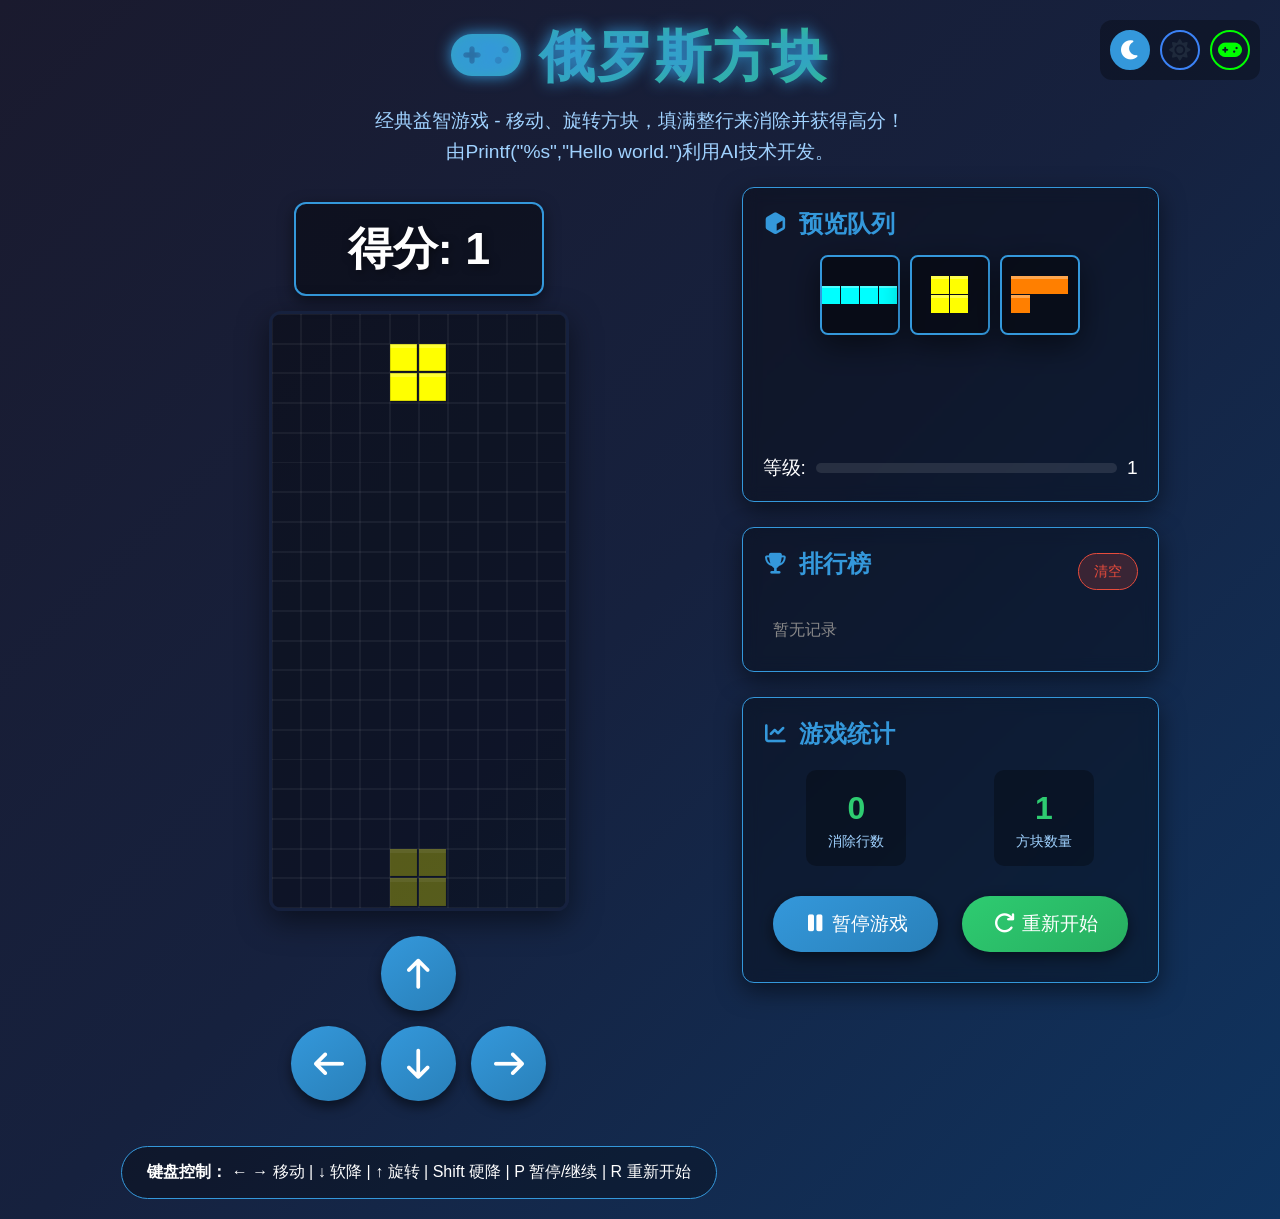
<file: Root/game/俄罗斯方块.html>
<!DOCTYPE html>
<html lang="zh-CN">
<head>
    <meta charset="UTF-8">
    <meta name="viewport" content="width=device-width, initial-scale=1.0">
    <title>俄罗斯方块 - 经典益智游戏</title>
    <link rel="stylesheet" href="lib/fontawesome-free-7.3.1-web/css/all.min.css">
    <style>
        :root {
            --bg-primary: #1a1a2e;
            --bg-secondary: #16213e;
            --bg-tertiary: #0f3460;
            --text-primary: #ffffff;
            --text-secondary: #a0d2ff;
            --accent-primary: #3498db;
            --accent-success: #2ecc71;
            --accent-warning: #f1c40f;
            --accent-danger: #e74c3c;
            --grid-color: rgba(255,255,255,0.1);
            --shadow-color: rgba(0,0,0,0.5);
            --border-radius: 12px;
            --transition: all 0.3s ease;
        }

        [data-theme="light"] {
            --bg-primary: #f0f4f8;
            --bg-secondary: #e2e8f0;
            --bg-tertiary: #cbd5e1;
            --text-primary: #1e293b;
            --text-secondary: #475569;
            --accent-primary: #3b82f6;
            --accent-success: #10b981;
            --accent-warning: #f59e0b;
            --accent-danger: #ef4444;
            --grid-color: rgba(0,0,0,0.1);
            --shadow-color: rgba(0,0,0,0.1);
        }

        [data-theme="retro"] {
            --bg-primary: #000000;
            --bg-secondary: #1a1a1a;
            --bg-tertiary: #333333;
            --text-primary: #00ff00;
            --text-secondary: #00cc00;
            --accent-primary: #00ff00;
            --accent-success: #00ff00;
            --accent-warning: #ffff00;
            --accent-danger: #ff0000;
            --grid-color: rgba(0,255,0,0.2);
            --shadow-color: rgba(0,255,0,0.3);
        }

        * {
            box-sizing: border-box;
            margin: 0;
            padding: 0;
            -webkit-user-select: none;
            user-select: none;
            -webkit-tap-highlight-color: transparent;
        }
        
        body {
            background: linear-gradient(135deg, var(--bg-primary), var(--bg-secondary), var(--bg-tertiary));
            color: var(--text-primary);
            font-family: 'Segoe UI', Tahoma, Geneva, Verdana, sans-serif;
            display: flex;
            flex-direction: column;
            align-items: center;
            min-height: 100vh;
            padding: 20px;
            overflow-x: hidden;
            touch-action: pan-x pan-y;
            transition: var(--transition);
        }
        
        .header {
            text-align: center;
            margin-bottom: 20px;
            width: 100%;
            max-width: 800px;
        }
        
        .header h1 {
            font-size: 3.5rem;
            margin-bottom: 10px;
            text-shadow: 0 0 15px var(--accent-primary);
            background: linear-gradient(to right, var(--accent-primary), var(--accent-success));
            -webkit-background-clip: text;
            background-clip: text;
            -webkit-text-fill-color: transparent;
            letter-spacing: 2px;
        }
        
        .header p {
            font-size: 1.2rem;
            color: var(--text-secondary);
            max-width: 600px;
            margin: 0 auto;
            line-height: 1.6;
        }

        .theme-switcher {
            position: absolute;
            top: 20px;
            right: 20px;
            background: rgba(0,0,0,0.3);
            padding: 10px;
            border-radius: var(--border-radius);
            display: flex;
            gap: 10px;
            z-index: 10;
        }

        .theme-btn {
            width: 40px;
            height: 40px;
            border: 2px solid var(--accent-primary);
            border-radius: 50%;
            cursor: pointer;
            transition: var(--transition);
            display: flex;
            align-items: center;
            justify-content: center;
            color: var(--text-primary);
            background: transparent;
            font-size: 1.2rem;
        }

        .theme-btn:hover {
            transform: scale(1.1);
        }

        .theme-btn.active {
            background: var(--accent-primary);
            color: white;
        }
        
        .game-container {
            display: flex;
            flex-wrap: wrap;
            justify-content: center;
            gap: 25px;
            max-width: 1200px;
            width: 100%;
        }
        
        .game-board {
            display: flex;
            flex-direction: column;
            align-items: center;
        }
        
        #score {
            font-size: 2.8rem;
            margin: 15px 0;
            font-weight: bold;
            text-shadow: 2px 2px 8px var(--shadow-color);
            padding: 15px 30px;
            background: rgba(0, 0, 0, 0.4);
            border-radius: var(--border-radius);
            border: 2px solid var(--accent-primary);
            transition: var(--transition);
            min-width: 250px;
            text-align: center;
            box-shadow: 0 5px 15px var(--shadow-color);
        }
        
        canvas {
            border: 3px solid var(--bg-secondary);
            border-radius: var(--border-radius);
            box-shadow: 0 10px 30px var(--shadow-color);
            background: rgba(0, 0, 0, 0.2);
            image-rendering: crisp-edges;
            image-rendering: -webkit-optimize-contrast;
            image-rendering: pixelated;
        }
        
        #game {
            width: 300px;
            height: 600px;
        }

        .next-queue {
            display: flex;
            gap: 10px;
            margin-bottom: 15px;
            justify-content: center;
            flex-wrap: wrap;
        }

        .next-canvas {
            width: 80px;
            height: 80px;
            border: 2px solid var(--accent-primary);
            border-radius: 8px;
            background: rgba(0,0,0,0.2);
        }
        
        .side-panel {
            display: flex;
            flex-direction: column;
            gap: 25px;
            min-width: 260px;
        }
        
        .panel {
            background: rgba(0, 0, 0, 0.3);
            border-radius: var(--border-radius);
            padding: 20px;
            box-shadow: 0 8px 25px var(--shadow-color);
            border: 1px solid var(--accent-primary);
            -webkit-backdrop-filter: blur(8px);
            backdrop-filter: blur(8px);
            transition: var(--transition);
        }
        
        .panel h3 {
            display: flex;
            align-items: center;
            gap: 10px;
            margin-bottom: 15px;
            color: var(--accent-primary);
            font-size: 1.5rem;
        }
        
        .panel h3 i {
            font-size: 1.3rem;
        }

        .combo-display {
            font-size: 2rem;
            font-weight: bold;
            color: var(--accent-warning);
            text-align: center;
            margin: 10px 0;
            height: 50px;
            display: flex;
            align-items: center;
            justify-content: center;
            text-shadow: 0 0 10px var(--accent-warning);
        }

        .tspin-indicator {
            color: var(--accent-danger);
            font-size: 1.2rem;
            text-align: center;
            margin: 5px 0;
            height: 30px;
            font-weight: bold;
        }
        
        .controls {
            display: grid;
            grid-template-columns: repeat(3, 1fr);
            gap: 15px;
            margin: 25px 0;
        }
        
        .control-btn {
            width: 75px;
            height: 75px;
            background: linear-gradient(145deg, var(--accent-primary), #2980b9);
            border: none;
            border-radius: 50%;
            color: white;
            font-size: 30px;
            display: flex;
            align-items: center;
            justify-content: center;
            cursor: pointer;
            transition: all 0.15s;
            box-shadow: 0 6px 12px var(--shadow-color);
            touch-action: manipulation;
        }
        
        .control-btn:active {
            transform: scale(0.92);
            box-shadow: 0 2px 6px var(--shadow-color);
        }
        
        #up { grid-column: 2; }
        #left { grid-column: 1; }
        #down { grid-column: 2; grid-row: 2; }
        #right { grid-column: 3; grid-row: 2; }
        
        .game-overlay {
            position: fixed;
            top: 50%;
            left: 50%;
            transform: translate(-50%, -50%);
            background: rgba(0, 0, 0, 0.95);
            padding: 40px 50px;
            border-radius: var(--border-radius);
            text-align: center;
            display: none;
            z-index: 1000;
            box-shadow: 0 15px 50px var(--shadow-color);
            border: 2px solid var(--accent-primary);
            width: 90%;
            max-width: 500px;
        }
        
        .game-overlay h2 {
            font-size: 2.5rem;
            margin-bottom: 20px;
            color: var(--accent-danger);
            text-shadow: 0 0 10px var(--accent-danger);
        }
        
        .game-overlay p {
            font-size: 1.8rem;
            margin: 20px 0;
        }
        
        .game-overlay input {
            font-size: 1.2rem;
            padding: 15px;
            margin: 20px 0;
            width: 100%;
            border-radius: 30px;
            border: 2px solid var(--accent-primary);
            background: rgba(255, 255, 255, 0.1);
            color: var(--text-primary);
            text-align: center;
        }
        
        .game-overlay input:focus {
            outline: none;
            border-color: var(--accent-success);
            box-shadow: 0 0 15px var(--accent-success);
        }
        
        .btn {
            background: linear-gradient(145deg, var(--accent-success), #27ae60);
            border: none;
            padding: 15px 30px;
            border-radius: 30px;
            color: white;
            font-size: 1.2rem;
            cursor: pointer;
            transition: var(--transition);
            margin: 10px;
            min-width: 160px;
            box-shadow: 0 5px 15px var(--shadow-color);
        }
        
        .btn:hover { transform: translateY(-3px); box-shadow: 0 8px 20px var(--shadow-color); }
        .btn:active { transform: translateY(1px); }
        .btn-danger { background: linear-gradient(145deg, var(--accent-danger), #c0392b); }
        .btn-secondary { background: linear-gradient(145deg, var(--accent-primary), #2980b9); }
        
        #rankingList {
            list-style: none;
            padding: 0;
            margin: 0;
        }
        
        #rankingList li {
            display: flex;
            justify-content: space-between;
            padding: 12px 15px;
            margin: 10px 0;
            background: rgba(255, 255, 255, 0.05);
            border-radius: 10px;
            font-size: 1.1rem;
            transition: var(--transition);
        }
        
        #rankingList li:hover { background: rgba(52, 152, 219, 0.2); transform: translateX(5px); }
        #rankingList li span:first-child { font-weight: bold; color: var(--accent-primary); }
        #rankingList li span:last-child { font-weight: bold; color: var(--accent-success); }
        
        .ranking-header {
            display: flex;
            justify-content: space-between;
            align-items: center;
            margin-bottom: 15px;
        }
        
        .clear-btn {
            background: rgba(231, 76, 60, 0.2);
            border: 1px solid var(--accent-danger);
            color: var(--accent-danger);
            padding: 8px 15px;
            border-radius: 20px;
            cursor: pointer;
            transition: var(--transition);
            font-size: 0.9rem;
        }
        
        .clear-btn:hover { background: rgba(231, 76, 60, 0.3); }
        
        .level-indicator {
            display: flex;
            align-items: center;
            gap: 10px;
            margin-top: 15px;
            font-size: 1.2rem;
        }
        
        .level-bar {
            height: 10px;
            background: rgba(255, 255, 255, 0.1);
            border-radius: 5px;
            flex: 1;
            overflow: hidden;
        }
        
        .level-progress {
            height: 100%;
            background: linear-gradient(to right, var(--accent-primary), var(--accent-success));
            border-radius: 5px;
            width: 0%;
            transition: width 0.5s;
        }
        
        .game-stats {
            display: flex;
            justify-content: space-around;
            margin-top: 20px;
            text-align: center;
        }
        
        .stat {
            background: rgba(0, 0, 0, 0.3);
            padding: 15px;
            border-radius: 10px;
            min-width: 100px;
            transition: var(--transition);
        }
        
        .stat-value {
            font-size: 2rem;
            font-weight: bold;
            color: var(--accent-success);
            margin: 5px 0;
        }
        
        .stat-label {
            font-size: 0.9rem;
            color: var(--text-secondary);
        }
        
        .pc-controls {
            background: rgba(0, 0, 0, 0.3);
            padding: 15px 25px;
            border-radius: 30px;
            font-size: 1rem;
            margin-top: 20px;
            text-align: center;
            max-width: 600px;
            border: 1px solid var(--accent-primary);
        }

        @keyframes comboPulse {
            0% { transform: scale(1); text-shadow: 0 0 10px var(--accent-warning); }
            50% { transform: scale(1.2); text-shadow: 0 0 20px var(--accent-warning); }
            100% { transform: scale(1); text-shadow: 0 0 10px var(--accent-warning); }
        }

        .combo-active { animation: comboPulse 0.5s ease-in-out; }
        
        @keyframes tspinPulse {
            0% { opacity: 0; transform: scale(0.8); }
            50% { opacity: 1; transform: scale(1.2); }
            100% { opacity: 0; transform: scale(0.8); }
        }
        .tspin-active { animation: tspinPulse 0.5s ease-in-out 2; }
        
        @media (max-width: 900px) {
            .game-container { flex-direction: column; align-items: center; }
            .side-panel { width: 100%; max-width: 500px; flex-direction: row; flex-wrap: wrap; justify-content: center; }
            .panel { flex: 1; min-width: 250px; }
            .header h1 { font-size: 2.8rem; }
            .theme-switcher { position: static; margin-bottom: 15px; justify-content: center; }
        }
        
        @media (max-width: 600px) {
            .controls { gap: 10px; }
            .control-btn { width: 65px; height: 65px; font-size: 26px; }
            .header h1 { font-size: 2.2rem; }
            #score { font-size: 2rem; padding: 12px 20px; }
            .btn { padding: 12px 20px; font-size: 1rem; min-width: 130px; }
            .next-canvas { width: 70px; height: 70px; }
        }
    </style>
</head>
<body>
    <div class="theme-switcher">
        <button type="button" class="theme-btn active" data-theme="dark" aria-label="暗色主题"><i class="fas fa-moon"></i></button>
        <button type="button" class="theme-btn" data-theme="light" aria-label="亮色主题"><i class="fas fa-sun"></i></button>
        <button type="button" class="theme-btn" data-theme="retro" aria-label="复古主题"><i class="fas fa-gamepad"></i></button>
    </div>

    <div class="header">
        <h1><i class="fas fa-gamepad"></i> 俄罗斯方块</h1>
        <p>经典益智游戏 - 移动、旋转方块，填满整行来消除并获得高分！</p>
        <p>由Printf("%s","Hello world.")利用AI技术开发。</p>
    </div>
    
    <div class="game-container">
        <div class="game-board">
            <div id="score">得分: 0</div>
            <canvas id="game" width="300" height="600"></canvas>
            
            <div class="controls">
                <div></div>
                <button type="button" class="control-btn" id="up" aria-label="旋转"><i class="fas fa-arrow-up"></i></button>
                <div></div>
                <button type="button" class="control-btn" id="left" aria-label="向左移动"><i class="fas fa-arrow-left"></i></button>
                <button type="button" class="control-btn" id="down" aria-label="向下移动"><i class="fas fa-arrow-down"></i></button>
                <button type="button" class="control-btn" id="right" aria-label="向右移动"><i class="fas fa-arrow-right"></i></button>
            </div>
            
            <div class="pc-controls">
                <strong>键盘控制：</strong> 
                ← → 移动 | ↓ 软降 | ↑ 旋转 | Shift 硬降 | P 暂停/继续 | R 重新开始
            </div>
        </div>
        
        <div class="side-panel">
            <div class="panel">
                <h3><i class="fas fa-cube"></i> 预览队列</h3>
                <div class="next-queue" id="nextQueue"></div>
                <div class="tspin-indicator" id="tspinIndicator"></div>
                <div class="combo-display" id="comboDisplay"></div>
                <div class="level-indicator">
                    <span>等级:</span>
                    <div class="level-bar"><div class="level-progress" id="levelProgress"></div></div>
                    <span id="level">1</span>
                </div>
            </div>
            
            <div class="panel">
                <div class="ranking-header">
                    <h3><i class="fas fa-trophy"></i> 排行榜</h3>
                    <button type="button" class="clear-btn" onclick="if(window.game) game.clearRanking()" aria-label="清空排行榜">清空</button>
                </div>
                <ol id="rankingList"></ol>
            </div>
            
            <div class="panel">
                <h3><i class="fas fa-chart-line"></i> 游戏统计</h3>
                <div class="game-stats">
                    <div class="stat"><div class="stat-value" id="lines">0</div><div class="stat-label">消除行数</div></div>
                    <div class="stat"><div class="stat-value" id="pieces">0</div><div class="stat-label">方块数量</div></div>
                </div>
                <div style="margin-top: 20px; text-align: center;">
                    <button type="button" class="btn btn-secondary" onclick="window.game.togglePause()" id="pauseBtn"><i class="fas fa-pause"></i> 暂停游戏</button>
                    <button type="button" class="btn" onclick="window.game.restartGame()"><i class="fas fa-redo"></i> 重新开始</button>
                </div>
            </div>
        </div>
    </div>
    
    <div class="game-overlay" id="gameOver">
        <h2><i class="fas fa-skull"></i> 游戏结束!</h2>
        <p>得分: <span id="finalScore">0</span></p>
        <p>连击: <span id="finalCombo">0</span></p>
        <input type="text" id="playerName" placeholder="输入你的名字" maxlength="12" aria-label="玩家名字">
        <div style="margin-top: 20px;">
            <button type="button" class="btn" onclick="window.game.saveScore()"><i class="fas fa-save"></i> 保存记录</button>
            <button type="button" class="btn btn-secondary" onclick="window.game.restartGame()"><i class="fas fa-redo"></i> 重新开始</button>
        </div>
    </div>
    
    <div class="game-overlay" id="pauseMenu">
        <h2><i class="fas fa-pause-circle"></i> 游戏暂停</h2>
        <p>当前得分: <span id="pauseScore">0</span></p>
        <p>当前等级: <span id="pauseLevel">0</span></p>
        <div style="margin-top: 30px;">
            <button type="button" class="btn" onclick="window.game.togglePause()"><i class="fas fa-play"></i> 继续游戏</button>
            <button type="button" class="btn btn-secondary" onclick="window.game.restartGame()"><i class="fas fa-redo"></i> 重新开始</button>
        </div>
    </div>

    <script>
        // ==================== 常量配置 ====================
        const CONFIG = {
            BLOCK_SIZE: 30,
            COLS: 10,
            ROWS: 20,
            BASE_DROP_INTERVAL: 1000,
            LOCK_DELAY: 500,
            PREVIEW_COUNT: 3,
            MAX_COMBO: 20,
            PARTICLE_COUNT: 20,
            SAVE_INTERVAL: 10000,
            SHAPES: [
                [[1,1,1,1]],               // I
                [[1,1],[1,1]],             // O
                [[1,1,1],[0,1,0]],         // T
                [[1,1,1],[1,0,0]],         // L
                [[1,1,1],[0,0,1]],         // J
                [[1,1,0],[0,1,1]],         // S
                [[0,1,1],[1,1,0]]          // Z
            ],
            COLORS: [
                '#00FFFF', '#FFFF00', '#9400D3', '#FF7F00', '#0000FF', '#00FF00', '#FF0000'
            ],
            SRS_KICKS: {
                I: [[[0,0],[-2,0],[1,0],[-2,-1],[1,2]],[[0,0],[2,0],[-1,0],[2,1],[-1,-2]],[[0,0],[-1,0],[2,0],[-1,2],[2,-1]],[[0,0],[1,0],[-2,0],[1,-2],[-2,1]]],
                O: [[[0,0]],[[0,0]],[[0,0]],[[0,0]]],
                T: [[[0,0],[-1,0],[-1,1],[0,-2],[-1,-2]],[[0,0],[1,0],[1,-1],[0,2],[1,2]],[[0,0],[1,0],[1,1],[0,-2],[1,-2]],[[0,0],[-1,0],[-1,-1],[0,2],[-1,2]]],
                L: [[[0,0],[-1,0],[-1,1],[0,-2],[-1,-2]],[[0,0],[1,0],[1,-1],[0,2],[1,2]],[[0,0],[1,0],[1,1],[0,-2],[1,-2]],[[0,0],[-1,0],[-1,-1],[0,2],[-1,2]]],
                J: [[[0,0],[-1,0],[-1,1],[0,-2],[-1,-2]],[[0,0],[1,0],[1,-1],[0,2],[1,2]],[[0,0],[1,0],[1,1],[0,-2],[1,-2]],[[0,0],[-1,0],[-1,-1],[0,2],[-1,2]]],
                S: [[[0,0],[-1,0],[-1,1],[0,-2],[-1,-2]],[[0,0],[1,0],[1,-1],[0,2],[1,2]],[[0,0],[1,0],[1,1],[0,-2],[1,-2]],[[0,0],[-1,0],[-1,-1],[0,2],[-1,2]]],
                Z: [[[0,0],[-1,0],[-1,1],[0,-2],[-1,-2]],[[0,0],[1,0],[1,-1],[0,2],[1,2]],[[0,0],[1,0],[1,1],[0,-2],[1,-2]],[[0,0],[-1,0],[-1,-1],[0,2],[-1,2]]]
            }
        };

        // 工具函数
        const Utils = {
            cloneArray(arr) { return arr.map(row => [...row]); },
            rotateMatrix(matrix) {
                const rows = matrix.length, cols = matrix[0].length;
                const rotated = Array(cols).fill().map(() => Array(rows).fill(0));
                for (let i = 0; i < rows; i++)
                    for (let j = 0; j < cols; j++)
                        rotated[j][rows - 1 - i] = matrix[i][j];
                return rotated;
            },
            isTSpin(piece, board) {
                if (piece.shapeIndex !== 2) return false;
                const corners = [[piece.x, piece.y], [piece.x+2, piece.y], [piece.x, piece.y+2], [piece.x+2, piece.y+2]];
                let filled = 0;
                for (let [x, y] of corners) {
                    if (x < 0 || x >= CONFIG.COLS || y >= CONFIG.ROWS) filled++;
                    else if (y >= 0 && board[y][x]) filled++;
                }
                return filled >= 3;
            },
            vibrate(pattern = [50]) { if ('vibrate' in navigator) navigator.vibrate(pattern); },
            saveToStorage(key, data) { try { localStorage.setItem(key, JSON.stringify(data)); } catch(e) {} },
            loadFromStorage(key, def = null) { try { return JSON.parse(localStorage.getItem(key)) || def; } catch(e) { return def; } }
        };

        // 粒子系统
        class ParticleSystem {
            constructor() { this.particles = []; this.active = false; }
            createExplosion(x, y, color, count = CONFIG.PARTICLE_COUNT) {
                for (let i = 0; i < count; i++) this.particles.push({ x, y, vx: (Math.random()-0.5)*8, vy: (Math.random()-0.5)*8, life: 1, decay: Math.random()*0.02+0.01, size: Math.random()*4+2, color });
                this.active = true;
                Utils.vibrate([30, 50, 30]);
            }
            update() {
                if (!this.active) return;
                this.particles = this.particles.filter(p => { p.x += p.vx; p.y += p.vy; p.life -= p.decay; p.size *= 0.98; return p.life > 0; });
                if (!this.particles.length) this.active = false;
            }
            render(ctx) {
                if (!this.active) return;
                this.particles.forEach(p => { ctx.save(); ctx.globalAlpha = p.life; ctx.fillStyle = p.color; ctx.shadowBlur = 8; ctx.fillRect(p.x-p.size/2, p.y-p.size/2, p.size, p.size); ctx.restore(); });
            }
        }

        class Piece {
            constructor(shapeIndex, x, y) {
                this.shapeIndex = shapeIndex;
                this.shape = Utils.cloneArray(CONFIG.SHAPES[shapeIndex]);
                this.color = CONFIG.COLORS[shapeIndex];
                this.x = x !== undefined ? x : Math.floor(CONFIG.COLS/2) - Math.floor(this.shape[0].length/2);
                this.y = y !== undefined ? y : 0;
                this.rotationState = 0;
            }
            rotate(clockwise = true) {
                this.shape = Utils.rotateMatrix(this.shape);
                this.rotationState = (this.rotationState + (clockwise ? 1 : -1) + 4) % 4;
            }
            getSRSKicks(oldState, clockwise) {
                const name = ['I','O','T','L','J','S','Z'][this.shapeIndex];
                const kicks = CONFIG.SRS_KICKS[name];
                const newState = (oldState + (clockwise ? 1 : -1) + 4) % 4;
                return kicks[oldState].map((k, i) => [k[0] - kicks[newState][i][0], k[1] - kicks[newState][i][1]]);
            }
        }

        class TetrisGame {
            constructor() {
                this.canvas = document.getElementById('game');
                this.ctx = this.canvas.getContext('2d');
                this.board = Array(CONFIG.ROWS).fill().map(() => Array(CONFIG.COLS).fill(0));
                this.currentPiece = null;
                this.nextQueue = [];
                this.score = 0; this.lines = 0; this.level = 1; this.pieces = 0; this.combo = -1;
                this.lastAction = null;
                this.gameOver = false; this.isPaused = false;
                this.lockDelayTimer = 0; this.isLocking = false;
                this.particleSystem = new ParticleSystem();
                this.animationId = null;
                this.lastTime = Date.now();
                this.dropInterval = CONFIG.BASE_DROP_INTERVAL;
                this.ranking = Utils.loadFromStorage('tetrisRanking', []);
                this.previewCanvases = [];
                this.init();
            }

            init() {
                this.setupControls();
                this.setupThemeSwitcher();
                this.generatePreviewQueue();
                this.spawnPiece();
                this.updateRanking();
                this.restoreGameState();
                this.startGameLoop();
            }

            setupControls() {
                const moveHandler = (dx, dy) => { if (!this.gameOver && !this.isPaused) this.move(dx, dy, 'move'); };
                document.getElementById('left').addEventListener('click', () => moveHandler(-1, 0));
                document.getElementById('right').addEventListener('click', () => moveHandler(1, 0));
                document.getElementById('down').addEventListener('click', () => moveHandler(0, 1));
                document.getElementById('up').addEventListener('click', () => { if (!this.gameOver && !this.isPaused) this.rotate(); });
                
                document.addEventListener('keydown', (e) => {
                    if (this.gameOver && e.key === 'Enter') { this.restartGame(); return; }
                    if (this.gameOver) return;
                    const key = e.key;
                    if (['ArrowLeft', 'ArrowRight', 'ArrowDown', 'ArrowUp', 'Shift', 'p', 'Escape', 'r'].includes(key)) e.preventDefault();
                    if (key === 'ArrowLeft') this.move(-1, 0, 'move');
                    else if (key === 'ArrowRight') this.move(1, 0, 'move');
                    else if (key === 'ArrowDown') this.move(0, 1, 'move');
                    else if (key === 'ArrowUp') this.rotate();
                    else if (key === 'Shift') this.hardDrop();
                    else if (key === 'p' || key === 'Escape') this.togglePause();
                    else if (key === 'r') this.restartGame();
                });
            }

            setupThemeSwitcher() {
                const theme = Utils.loadFromStorage('tetrisTheme', 'dark');
                document.documentElement.setAttribute('data-theme', theme);
                document.querySelectorAll('.theme-btn').forEach(btn => {
                    if (btn.dataset.theme === theme) btn.classList.add('active');
                    else btn.classList.remove('active');
                    btn.onclick = () => {
                        document.documentElement.setAttribute('data-theme', btn.dataset.theme);
                        Utils.saveToStorage('tetrisTheme', btn.dataset.theme);
                        document.querySelectorAll('.theme-btn').forEach(b => b.classList.remove('active'));
                        btn.classList.add('active');
                    };
                });
            }

            generatePreviewQueue() {
                this.nextQueue = [];
                for (let i = 0; i < CONFIG.PREVIEW_COUNT + 1; i++) this.nextQueue.push(Math.floor(Math.random() * CONFIG.SHAPES.length));
                const container = document.getElementById('nextQueue');
                container.innerHTML = '';
                this.previewCanvases = [];
                for (let i = 0; i < CONFIG.PREVIEW_COUNT; i++) {
                    const canvas = document.createElement('canvas');
                    canvas.width = 80; canvas.height = 80;
                    canvas.className = 'next-canvas';
                    container.appendChild(canvas);
                    this.previewCanvases.push(canvas);
                }
                this.updatePreview();
            }

            updatePreview() {
                this.nextQueue.slice(0, CONFIG.PREVIEW_COUNT).forEach((idx, i) => {
                    const canvas = this.previewCanvases[i];
                    if (!canvas) return;
                    const ctx = canvas.getContext('2d');
                    ctx.clearRect(0, 0, 80, 80);
                    ctx.fillStyle = 'rgba(0,0,0,0.3)';
                    ctx.fillRect(0, 0, 80, 80);
                    const shape = CONFIG.SHAPES[idx];
                    const color = CONFIG.COLORS[idx];
                    const bs = 20;
                    const offX = (80 - shape[0].length * bs) / 2;
                    const offY = (80 - shape.length * bs) / 2;
                    shape.forEach((row, y) => row.forEach((cell, x) => {
                        if (cell) {
                            ctx.fillStyle = color;
                            ctx.fillRect(offX + x*bs, offY + y*bs, bs-1, bs-1);
                            ctx.fillStyle = 'rgba(255,255,255,0.3)';
                            ctx.fillRect(offX + x*bs, offY + y*bs, bs-1, 3);
                        }
                    }));
                });
            }

            spawnPiece() {
                this.pieces++;
                this.currentPiece = new Piece(this.nextQueue.shift());
                this.nextQueue.push(Math.floor(Math.random() * CONFIG.SHAPES.length));
                this.updatePreview();
                this.isLocking = false;
                this.lockDelayTimer = 0;
                this.lastAction = 'spawn';
                if (!this.isValidMove(this.currentPiece, this.currentPiece.x, this.currentPiece.y)) this.endGame();
                document.getElementById('pieces').textContent = this.pieces;
                this.saveGameState();
            }

            isValidMove(piece, nx, ny, nshape = null) {
                const shape = nshape || piece.shape;
                for (let y = 0; y < shape.length; y++)
                    for (let x = 0; x < shape[y].length; x++)
                        if (shape[y][x]) {
                            const xx = nx + x, yy = ny + y;
                            if (xx < 0 || xx >= CONFIG.COLS || yy >= CONFIG.ROWS) return false;
                            if (yy >= 0 && this.board[yy][xx]) return false;
                        }
                return true;
            }

            move(dx, dy, action) {
                if (this.gameOver || this.isPaused) return false;
                const nx = this.currentPiece.x + dx, ny = this.currentPiece.y + dy;
                if (this.isValidMove(this.currentPiece, nx, ny)) {
                    this.currentPiece.x = nx;
                    this.currentPiece.y = ny;
                    this.lastAction = action;
                    this.isLocking = false;
                    this.lockDelayTimer = 0;
                    if (dy > 0) { this.score += 1 * this.level; this.updateScore(); }
                    return true;
                }
                if (dy > 0) this.isLocking = true;
                return false;
            }

            rotate() {
                if (this.gameOver || this.isPaused) return;
                const oldShape = Utils.cloneArray(this.currentPiece.shape);
                const oldX = this.currentPiece.x, oldY = this.currentPiece.y;
                const oldState = this.currentPiece.rotationState;
                this.currentPiece.rotate(true);
                if (!this.isValidMove(this.currentPiece, this.currentPiece.x, this.currentPiece.y)) {
                    const kicks = this.currentPiece.getSRSKicks(oldState, true);
                    let ok = false;
                    for (let [kx, ky] of kicks) {
                        if (this.isValidMove(this.currentPiece, oldX + kx, oldY - ky)) {
                            this.currentPiece.x = oldX + kx;
                            this.currentPiece.y = oldY - ky;
                            ok = true;
                            break;
                        }
                    }
                    if (!ok) {
                        this.currentPiece.shape = oldShape;
                        this.currentPiece.x = oldX;
                        this.currentPiece.y = oldY;
                        this.currentPiece.rotationState = oldState;
                        return;
                    }
                }
                this.lastAction = 'rotate';
                this.isLocking = false;
                this.lockDelayTimer = 0;
            }

            hardDrop() {
                if (this.gameOver || this.isPaused) return;
                let drop = 0;
                while (this.move(0, 1, 'hard')) drop++;
                this.score += drop * 2 * this.level;
                this.updateScore();
                this.mergePiece();
            }

            update() {
                if (this.gameOver || this.isPaused) return;
                this.dropInterval = Math.max(100, CONFIG.BASE_DROP_INTERVAL - (this.level-1)*50);
                const now = Date.now();
                if (now >= this.lastTime + this.dropInterval) {
                    if (!this.move(0, 1, 'move')) {
                        if (this.isLocking) {
                            this.lockDelayTimer += this.dropInterval;
                            if (this.lockDelayTimer >= CONFIG.LOCK_DELAY) this.mergePiece();
                        } else this.isLocking = true;
                    }
                    this.lastTime = now;
                }
                this.particleSystem.update();
            }

            mergePiece() {
                const isTSpin = Utils.isTSpin(this.currentPiece, this.board);
                if (isTSpin) {
                    this.score += 400 * this.level;
                    this.updateScore();
                    const ind = document.getElementById('tspinIndicator');
                    ind.textContent = 'T-SPIN!';
                    ind.classList.add('tspin-active');
                    setTimeout(() => { ind.textContent = ''; ind.classList.remove('tspin-active'); }, 1000);
                    Utils.vibrate([100,50,100]);
                }
                for (let y = 0; y < this.currentPiece.shape.length; y++)
                    for (let x = 0; x < this.currentPiece.shape[y].length; x++)
                        if (this.currentPiece.shape[y][x]) {
                            const by = this.currentPiece.y + y, bx = this.currentPiece.x + x;
                            if (by >= 0 && by < CONFIG.ROWS && bx >=0 && bx<CONFIG.COLS)
                                this.board[by][bx] = this.currentPiece.color;
                        }
                this.clearLines();
                this.spawnPiece();
                this.saveGameState();
            }

            clearLines() {
                const rowsToClear = [];
                for (let y = CONFIG.ROWS-1; y >=0; y--) if (this.board[y].every(cell => cell !== 0)) rowsToClear.push(y);
                if (rowsToClear.length === 0) { this.combo = -1; this.updateComboDisplay(); return; }
                
                this.combo++;
                this.updateComboDisplay();
                const pointsMap = {1:100,2:300,3:500,4:800};
                let addScore = (pointsMap[rowsToClear.length] || 100) * this.level;
                if (this.combo > 0) addScore += this.combo * 50 * this.level;
                this.score += addScore;
                this.lines += rowsToClear.length;
                const newLevel = Math.floor(this.lines / 10) + 1;
                if (newLevel > this.level) this.level = newLevel;
                this.updateScore();
                this.updateUI();
                
                rowsToClear.forEach(y => {
                    this.particleSystem.createExplosion(CONFIG.COLS * CONFIG.BLOCK_SIZE / 2, y * CONFIG.BLOCK_SIZE + CONFIG.BLOCK_SIZE/2, '#00ff00', 12);
                });
                
                for (let r of rowsToClear.sort((a,b)=>a-b)) {
                    this.board.splice(r, 1);
                    this.board.unshift(Array(CONFIG.COLS).fill(0));
                }
                this.updateUI();
            }

            updateComboDisplay() {
                const disp = document.getElementById('comboDisplay');
                if (this.combo > 0) { disp.textContent = `${Math.min(this.combo, CONFIG.MAX_COMBO)} 连击!`; disp.classList.add('combo-active'); setTimeout(() => disp.classList.remove('combo-active'), 300); }
                else disp.textContent = '';
            }

            updateScore() { document.getElementById('score').textContent = `得分: ${this.score}`; }
            updateUI() {
                document.getElementById('score').textContent = `得分: ${this.score}`;
                document.getElementById('lines').textContent = this.lines;
                document.getElementById('level').textContent = this.level;
                document.getElementById('pieces').textContent = this.pieces;
                document.getElementById('levelProgress').style.width = `${(this.lines % 10) * 10}%`;
            }

            render() {
                this.ctx.clearRect(0, 0, this.canvas.width, this.canvas.height);
                this.ctx.fillStyle = 'rgba(0,0,0,0.2)';
                this.ctx.fillRect(0, 0, this.canvas.width, this.canvas.height);
                for (let x = 0; x <= CONFIG.COLS; x++) { this.ctx.beginPath(); this.ctx.moveTo(x*30,0); this.ctx.lineTo(x*30,600); this.ctx.strokeStyle = 'rgba(255,255,255,0.1)'; this.ctx.stroke(); }
                for (let y = 0; y <= CONFIG.ROWS; y++) { this.ctx.beginPath(); this.ctx.moveTo(0,y*30); this.ctx.lineTo(300,y*30); this.ctx.stroke(); }
                for (let y=0; y<CONFIG.ROWS; y++) for (let x=0; x<CONFIG.COLS; x++) if(this.board[y][x]) this.renderBlock(x, y, this.board[y][x]);
                if (this.currentPiece) {
                    let ghostY = this.currentPiece.y;
                    while (this.isValidMove(this.currentPiece, this.currentPiece.x, ghostY+1)) ghostY++;
                    this.ctx.globalAlpha = 0.3;
                    this.currentPiece.shape.forEach((row, y) => row.forEach((cell, x) => { if(cell) this.renderBlock(this.currentPiece.x+x, ghostY+y, this.currentPiece.color); }));
                    this.ctx.globalAlpha = 1;
                    this.currentPiece.shape.forEach((row, y) => row.forEach((cell, x) => { if(cell) this.renderBlock(this.currentPiece.x+x, this.currentPiece.y+y, this.currentPiece.color); }));
                }
                this.particleSystem.render(this.ctx);
                if (this.isPaused) this.renderPauseOverlay();
                if (this.gameOver) this.renderGameOverOverlay();
            }

            renderBlock(x, y, color) {
                const px = x*30, py = y*30;
                this.ctx.fillStyle = color; this.ctx.fillRect(px, py, 28, 28);
                this.ctx.fillStyle = 'rgba(255,255,255,0.2)'; this.ctx.fillRect(px, py, 28, 4);
                this.ctx.strokeStyle = 'rgba(0,0,0,0.3)'; this.ctx.strokeRect(px, py, 28, 28);
            }
            renderPauseOverlay() { this.ctx.fillStyle = 'rgba(0,0,0,0.7)'; this.ctx.fillRect(0,0,300,600); this.ctx.fillStyle='white'; this.ctx.font='bold 30px Arial'; this.ctx.fillText('暂停', 150, 280); }
            renderGameOverOverlay() { this.ctx.fillStyle = 'rgba(0,0,0,0.85)'; this.ctx.fillRect(0,0,300,600); this.ctx.fillStyle='#e74c3c'; this.ctx.font='bold 28px Arial'; this.ctx.fillText('GAME OVER', 150, 280); }

            startGameLoop() {
                if (this.animationId) cancelAnimationFrame(this.animationId);
                const loop = () => { this.update(); this.render(); this.animationId = requestAnimationFrame(loop); };
                this.animationId = requestAnimationFrame(loop);
            }

            togglePause() {
                if (this.gameOver) return;
                this.isPaused = !this.isPaused;
                const btn = document.getElementById('pauseBtn');
                const menu = document.getElementById('pauseMenu');
                if (this.isPaused) {
                    btn.innerHTML = '<i class="fas fa-play"></i> 继续游戏';
                    document.getElementById('pauseScore').textContent = this.score;
                    document.getElementById('pauseLevel').textContent = this.level;
                    menu.style.display = 'block';
                } else {
                    btn.innerHTML = '<i class="fas fa-pause"></i> 暂停游戏';
                    menu.style.display = 'none';
                }
            }

            endGame() {
                this.gameOver = true;
                document.getElementById('gameOver').style.display = 'block';
                document.getElementById('finalScore').textContent = this.score;
                document.getElementById('finalCombo').textContent = Math.max(0, this.combo);
                if (this.animationId) cancelAnimationFrame(this.animationId);
                Utils.saveToStorage('tetrisGameState', null);
            }

            restartGame() {
                if (this.animationId) cancelAnimationFrame(this.animationId);
                this.board = Array(CONFIG.ROWS).fill().map(() => Array(CONFIG.COLS).fill(0));
                this.score = 0; this.lines = 0; this.level = 1; this.pieces = 0; this.combo = -1;
                this.gameOver = false; this.isPaused = false;
                this.lockDelayTimer = 0; this.isLocking = false; this.lastAction = null;
                this.lastTime = Date.now();
                this.updateUI(); this.updateComboDisplay();
                document.getElementById('gameOver').style.display = 'none';
                document.getElementById('pauseMenu').style.display = 'none';
                document.getElementById('pauseBtn').innerHTML = '<i class="fas fa-pause"></i> 暂停游戏';
                this.generatePreviewQueue();
                this.spawnPiece();
                this.startGameLoop();
            }

            saveScore() {
                const name = document.getElementById('playerName').value.trim() || '匿名玩家';
                this.ranking.push({ name: name.slice(0,8), score: this.score, combo: Math.max(0,this.combo), date: new Date().toLocaleDateString(), timestamp: Date.now() });
                this.ranking.sort((a,b) => b.score - a.score || b.timestamp - a.timestamp);
                this.ranking = this.ranking.slice(0,10);
                Utils.saveToStorage('tetrisRanking', this.ranking);
                this.updateRanking();
                document.getElementById('gameOver').style.display = 'none';
                this.restartGame();
            }
            updateRanking() {
                const list = document.getElementById('rankingList');
                list.innerHTML = '';
                if (!this.ranking.length) { list.innerHTML = '<p style="color:#888; padding:10px;">暂无记录</p>'; return; }
                this.ranking.forEach((e,i) => { let li = document.createElement('li'); li.innerHTML = `<span>${i+1}. ${e.name}</span><span>${e.score}</span>`; list.appendChild(li); });
            }
            clearRanking() { if(confirm('清空排行榜?')){ this.ranking = []; Utils.saveToStorage('tetrisRanking', []); this.updateRanking(); } }
            saveGameState() { if (!this.gameOver && !this.isPaused) Utils.saveToStorage('tetrisGameState', { board: this.board, score: this.score, level: this.level, lines: this.lines, pieces: this.pieces, combo: this.combo, nextQueue: this.nextQueue, timestamp: Date.now() }); }
            restoreGameState() {
                const st = Utils.loadFromStorage('tetrisGameState');
                if (!st || Date.now() - st.timestamp > 3600000) return;
                if (confirm('检测到未完成游戏，是否恢复？')) {
                    this.board = st.board; this.score = st.score; this.level = st.level; this.lines = st.lines; this.pieces = st.pieces; this.combo = st.combo; this.nextQueue = st.nextQueue;
                    this.updateUI(); this.updateComboDisplay(); this.updatePreview();
                    this.spawnPiece();
                }
            }
        }

        window.game = new TetrisGame();
        setInterval(() => window.game.saveGameState(), CONFIG.SAVE_INTERVAL);
        document.addEventListener('visibilitychange', () => { if (document.hidden && window.game && !window.game.isPaused && !window.game.gameOver) window.game.togglePause(); });
    </script>
</body>
</html>
<!--Printf("%s","Hello world.")开发-->
<!--Printf("%s","Hello world.")开发-->
<!--Printf("%s","Hello world.")开发-->
<!--版本：5.1.20260503-->
<!-- 开发 20241201>>20260503 -->
</file>
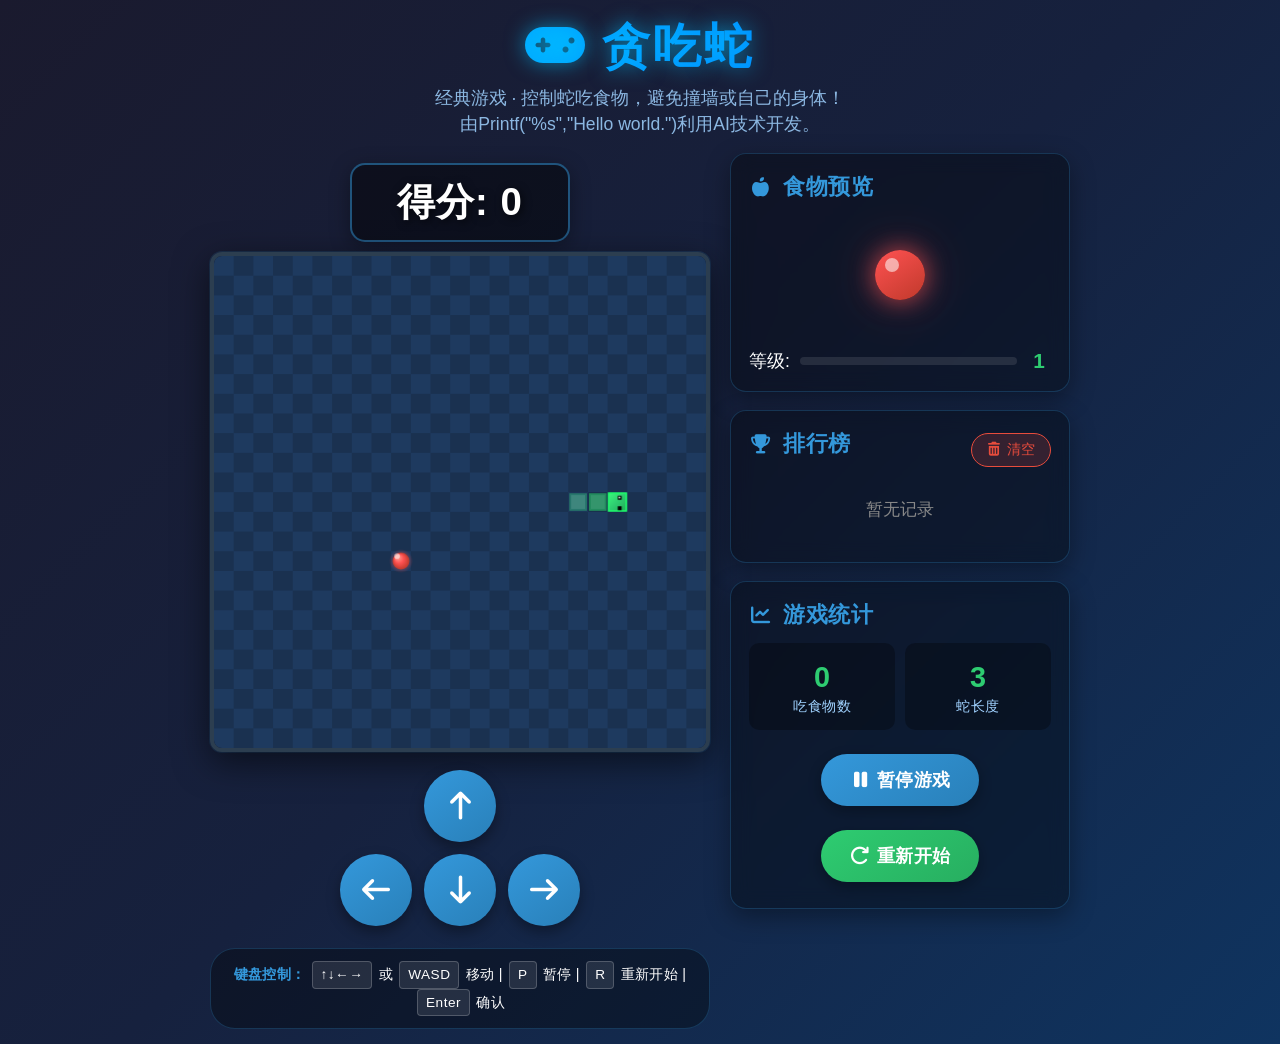
<file: Root/game/贪吃蛇.html>
<!DOCTYPE html>
<html lang="zh-CN">
<head>
    <meta charset="UTF-8">
    <meta name="viewport" content="width=device-width, initial-scale=1.0">
    <title>贪吃蛇</title>
    <link rel="stylesheet" href="lib/fontawesome-free-7.3.1-web/css/all.min.css">
    <style>
        :root {
            --primary-color: #3498db;
            --secondary-color: #2ecc71;
            --danger-color: #e74c3c;
            --dark-bg: #1a1a2e;
            --medium-bg: #16213e;
            --light-bg: #0f3460;
            --text-color: #ffffff;
            --text-secondary: #a0d2ff;
            --grid-color: #1e3a5f;
            --gold: #f1c40f;
            --silver: #bdc3c7;
            --bronze: #8d6e50;
        }

        * {
            box-sizing: border-box;
            margin: 0;
            padding: 0;
        }

        body {
            background: linear-gradient(135deg, var(--dark-bg), var(--medium-bg), var(--light-bg));
            color: var(--text-color);
            font-family: 'Segoe UI', Tahoma, Geneva, Verdana, sans-serif;
            display: flex;
            flex-direction: column;
            align-items: center;
            min-height: 100vh;
            padding: 15px;
            overflow-x: hidden;
            touch-action: manipulation;
            -webkit-tap-highlight-color: transparent;
            -webkit-user-select: none;
            user-select: none;
        }

        .header {
            text-align: center;
            margin-bottom: 15px;
            width: 100%;
            max-width: 800px;
        }

        .header h1 {
            font-size: 3rem;
            margin-bottom: 6px;
            text-shadow: 0 0 20px rgba(0, 195, 255, 0.6);
            background: linear-gradient(to right, #00c6ff, #0072ff);
            -webkit-background-clip: text;
            -webkit-text-fill-color: transparent;
            background-clip: text;
            letter-spacing: 3px;
            font-weight: 900;
        }

        .header p {
            font-size: 1.1rem;
            color: var(--text-secondary);
            max-width: 600px;
            margin: 0 auto;
            line-height: 1.5;
            opacity: 0.85;
        }

        .game-container {
            display: flex;
            flex-wrap: wrap;
            justify-content: center;
            gap: 20px;
            max-width: 1100px;
            width: 100%;
        }

        .game-board {
            display: flex;
            flex-direction: column;
            align-items: center;
            flex-shrink: 0;
        }

        #score {
            font-size: 2.4rem;
            margin: 10px 0;
            font-weight: bold;
            text-shadow: 2px 2px 8px rgba(0, 0, 0, 0.7);
            padding: 12px 28px;
            background: rgba(0, 0, 0, 0.45);
            border-radius: 15px;
            border: 2px solid rgba(52, 152, 219, 0.5);
            transition: all 0.25s;
            min-width: 220px;
            text-align: center;
            box-shadow: 0 5px 20px rgba(0, 0, 0, 0.35);
            letter-spacing: 1px;
        }

        #score.score-pop {
            animation: scorePop 0.4s cubic-bezier(0.175, 0.885, 0.32, 1.275);
            border-color: var(--secondary-color);
            box-shadow: 0 0 30px rgba(46, 204, 113, 0.5);
        }

        @keyframes scorePop {
            0% { transform: scale(1); }
            40% { transform: scale(1.12); }
            100% { transform: scale(1); }
        }

        canvas {
            border: 4px solid #2c3e50;
            border-radius: 12px;
            box-shadow: 0 10px 35px rgba(0, 0, 0, 0.55), 0 0 0 1px rgba(52, 152, 219, 0.15);
            background: rgba(0, 0, 0, 0.2);
            display: block;
            image-rendering: auto;
        }

        #gameCanvas {
            width: 500px;
            height: 500px;
            max-width: 90vw;
            max-height: 90vw;
        }

        .side-panel {
            display: flex;
            flex-direction: column;
            gap: 18px;
            min-width: 240px;
            max-width: 340px;
            flex: 1;
        }

        .panel {
            background: rgba(0, 0, 0, 0.35);
            border-radius: 16px;
            padding: 18px;
            box-shadow: 0 8px 25px rgba(0, 0, 0, 0.35);
            border: 1px solid rgba(52, 152, 219, 0.25);
            -webkit-backdrop-filter: blur(10px);
            backdrop-filter: blur(10px);
        }

        .panel h3 {
            display: flex;
            align-items: center;
            gap: 10px;
            margin-bottom: 14px;
            color: var(--primary-color);
            font-size: 1.35rem;
            letter-spacing: 0.5px;
        }

        .panel h3 i {
            font-size: 1.2rem;
            width: 24px;
            text-align: center;
        }

        .controls {
            display: grid;
            grid-template-columns: repeat(3, 1fr);
            gap: 12px;
            margin: 18px 0 8px;
            justify-items: center;
        }

        .control-btn {
            width: 72px;
            height: 72px;
            background: linear-gradient(145deg, var(--primary-color), #2980b9);
            border: none;
            border-radius: 50%;
            color: white;
            font-size: 28px;
            display: flex;
            align-items: center;
            justify-content: center;
            cursor: pointer;
            transition: all 0.1s;
            box-shadow: 0 6px 14px rgba(0, 0, 0, 0.35);
            -webkit-user-select: none;
            user-select: none;
            -webkit-tap-highlight-color: transparent;
            touch-action: manipulation;
            position: relative;
            outline: none;
        }

        .control-btn:active {
            transform: scale(0.9);
            box-shadow: 0 2px 5px rgba(0, 0, 0, 0.3);
            background: linear-gradient(145deg, #2980b9, #2573a7);
            transition: all 0.05s;
        }

        .control-btn:active::after {
            content: '';
            position: absolute;
            inset: -4px;
            border-radius: 50%;
            background: rgba(52, 152, 219, 0.25);
            animation: btnRipple 0.35s ease-out;
        }

        @keyframes btnRipple {
            from { inset: -4px; opacity: 1; }
            to { inset: -20px; opacity: 0; }
        }

        #up { grid-column: 2; grid-row: 1; }
        #left { grid-column: 1; grid-row: 2; }
        #down { grid-column: 2; grid-row: 2; }
        #right { grid-column: 3; grid-row: 2; }

        .game-overlay {
            position: fixed;
            top: 50%;
            left: 50%;
            transform: translate(-50%, -50%);
            background: rgba(0, 0, 0, 0.94);
            padding: 35px 40px;
            border-radius: 20px;
            text-align: center;
            display: none;
            z-index: 1000;
            box-shadow: 0 20px 60px rgba(0, 0, 0, 0.75);
            border: 2px solid var(--primary-color);
            width: 92%;
            max-width: 480px;
            animation: overlayIn 0.3s ease-out;
        }

        @keyframes overlayIn {
            from { opacity: 0; transform: translate(-50%, -50%) scale(0.9); }
            to { opacity: 1; transform: translate(-50%, -50%) scale(1); }
        }

        .game-overlay h2 {
            font-size: 2.3rem;
            margin-bottom: 18px;
            color: var(--danger-color);
            text-shadow: 0 0 15px rgba(231, 76, 60, 0.5);
            letter-spacing: 1px;
        }

        .game-overlay p {
            font-size: 1.6rem;
            margin: 16px 0;
            font-weight: 500;
        }

        .game-overlay input {
            font-size: 1.15rem;
            padding: 14px 18px;
            margin: 16px 0;
            width: 100%;
            border-radius: 30px;
            border: 2px solid var(--primary-color);
            background: rgba(255, 255, 255, 0.08);
            color: white;
            text-align: center;
            letter-spacing: 0.5px;
            transition: all 0.3s;
            outline: none;
        }

        .game-overlay input:focus {
            border-color: var(--secondary-color);
            box-shadow: 0 0 18px rgba(46, 204, 113, 0.45);
            background: rgba(255, 255, 255, 0.13);
        }

        .game-overlay input::placeholder {
            color: rgba(255, 255, 255, 0.4);
        }

        .btn {
            background: linear-gradient(145deg, var(--secondary-color), #27ae60);
            border: none;
            padding: 14px 28px;
            border-radius: 30px;
            color: white;
            font-size: 1.1rem;
            cursor: pointer;
            transition: all 0.25s;
            margin: 8px;
            min-width: 150px;
            box-shadow: 0 5px 15px rgba(0, 0, 0, 0.3);
            letter-spacing: 0.5px;
            font-weight: 600;
            outline: none;
            -webkit-tap-highlight-color: transparent;
        }

        .btn:hover {
            transform: translateY(-3px);
            box-shadow: 0 10px 25px rgba(0, 0, 0, 0.45);
        }
        .btn:active {
            transform: translateY(1px);
            box-shadow: 0 3px 8px rgba(0, 0, 0, 0.3);
            transition: all 0.08s;
        }

        .btn-danger {
            background: linear-gradient(145deg, var(--danger-color), #c0392b);
        }
        .btn-secondary {
            background: linear-gradient(145deg, var(--primary-color), #2980b9);
        }

        #rankingList {
            list-style: none;
            padding: 0;
            margin: 0;
            counter-reset: rank;
        }

        #rankingList li {
            display: flex;
            justify-content: space-between;
            align-items: center;
            padding: 11px 14px;
            margin: 7px 0;
            background: rgba(255, 255, 255, 0.04);
            border-radius: 10px;
            font-size: 1.05rem;
            transition: all 0.2s;
            border-left: 3px solid transparent;
        }

        #rankingList li:hover {
            background: rgba(52, 152, 219, 0.18);
            transform: translateX(4px);
            border-left-color: var(--primary-color);
        }

        #rankingList li.rank-1 {
            background: linear-gradient(90deg, rgba(241, 196, 15, 0.25), transparent);
            border-left-color: var(--gold);
        }
        #rankingList li.rank-2 {
            background: linear-gradient(90deg, rgba(189, 195, 199, 0.22), transparent);
            border-left-color: var(--silver);
        }
        #rankingList li.rank-3 {
            background: linear-gradient(90deg, rgba(141, 110, 80, 0.22), transparent);
            border-left-color: var(--bronze);
        }

        #rankingList li.ranking-empty {
            color: #888;
            text-align: center;
            justify-content: center;
            padding: 16px;
            background: none;
            border-left: none;
            cursor: default;
        }

        #rankingList li span:first-child {
            font-weight: bold;
            color: #ddd;
            flex: 1;
        }
        #rankingList li span:last-child {
            font-weight: bold;
            color: var(--secondary-color);
            font-size: 1.15rem;
            margin-left: 12px;
        }

        .ranking-header {
            display: flex;
            justify-content: space-between;
            align-items: center;
            margin-bottom: 10px;
        }

        .clear-btn {
            background: rgba(231, 76, 60, 0.18);
            border: 1px solid var(--danger-color);
            color: var(--danger-color);
            padding: 7px 14px;
            border-radius: 20px;
            cursor: pointer;
            transition: all 0.3s;
            font-size: 0.85rem;
            letter-spacing: 0.5px;
            outline: none;
        }
        .clear-btn:hover {
            background: rgba(231, 76, 60, 0.35);
        }

        .level-indicator {
            display: flex;
            align-items: center;
            justify-content: center;
            gap: 10px;
            margin-top: 14px;
            font-size: 1.1rem;
        }
        .level-bar {
            height: 8px;
            background: rgba(255, 255, 255, 0.1);
            border-radius: 4px;
            flex: 1;
            overflow: hidden;
            min-width: 80px;
        }
        .level-progress {
            height: 100%;
            background: linear-gradient(to right, var(--primary-color), var(--secondary-color));
            border-radius: 4px;
            width: 0%;
            transition: width 0.4s ease;
        }
        #level {
            font-weight: bold;
            color: var(--secondary-color);
            font-size: 1.3rem;
            min-width: 24px;
            text-align: center;
        }

        .game-stats {
            display: flex;
            justify-content: space-around;
            margin-top: 14px;
            text-align: center;
            gap: 10px;
        }
        .stat {
            background: rgba(0, 0, 0, 0.3);
            padding: 14px 10px;
            border-radius: 10px;
            flex: 1;
            min-width: 80px;
        }
        .stat-value {
            font-size: 1.8rem;
            font-weight: bold;
            color: var(--secondary-color);
            margin: 4px 0;
            transition: all 0.2s;
        }
        .stat-value.pop {
            animation: statPop 0.35s ease-out;
            color: #ffcc00;
        }
        @keyframes statPop {
            0% { transform: scale(1); }
            50% { transform: scale(1.35); }
            100% { transform: scale(1); }
        }
        .stat-label {
            font-size: 0.85rem;
            color: var(--text-secondary);
            letter-spacing: 0.5px;
        }

        .pc-controls {
            background: rgba(0, 0, 0, 0.35);
            padding: 12px 20px;
            border-radius: 25px;
            font-size: 0.9rem;
            margin-top: 14px;
            text-align: center;
            max-width: 500px;
            border: 1px solid rgba(52, 152, 219, 0.25);
            line-height: 1.6;
            letter-spacing: 0.3px;
        }
        .pc-controls strong {
            color: var(--primary-color);
        }
        .pc-controls .key-hint {
            display: inline-block;
            background: rgba(255, 255, 255, 0.1);
            padding: 2px 8px;
            border-radius: 4px;
            margin: 0 2px;
            font-size: 0.85rem;
            letter-spacing: 0.5px;
            border: 1px solid rgba(255, 255, 255, 0.2);
        }

        /* 工具类 */
        .mt-16 { margin-top: 16px; }
        .mt-20 { margin-top: 20px; }
        .mt-25 { margin-top: 25px; }
        .mt-30 { margin-top: 30px; }
        .text-center { text-align: center; }
        .flex-wrap { display: flex; flex-wrap: wrap; justify-content: center; gap: 8px; }

        .food-preview {
            display: flex;
            justify-content: center;
            align-items: center;
            height: 120px;
        }
        .food-circle {
            width: 50px;
            height: 50px;
            border-radius: 50%;
            background: linear-gradient(145deg, #FF5252, #c0392b);
            box-shadow: 0 0 25px rgba(255, 82, 82, 0.7), 0 0 50px rgba(255, 82, 82, 0.3);
            position: relative;
            animation: pulse 1.5s infinite ease-in-out;
        }
        .food-circle::after {
            content: '';
            position: absolute;
            top: 8px;
            left: 10px;
            width: 14px;
            height: 14px;
            border-radius: 50%;
            background: rgba(255, 255, 255, 0.55);
        }

        @keyframes pulse {
            0%, 100% {
                transform: scale(1);
                box-shadow: 0 0 25px rgba(255, 82, 82, 0.7), 0 0 50px rgba(255, 82, 82, 0.3);
            }
            50% {
                transform: scale(1.12);
                box-shadow: 0 0 35px rgba(255, 82, 82, 0.9), 0 0 65px rgba(255, 82, 82, 0.5);
            }
        }

        .fade-in {
            animation: fadeIn 0.6s ease-in-out;
        }
        @keyframes fadeIn {
            from { opacity: 0; transform: translateY(-20px); }
            to { opacity: 1; transform: translateY(0); }
        }

        @media (max-width: 900px) {
            .game-container {
                flex-direction: column;
                align-items: center;
            }
            .side-panel {
                width: 100%;
                max-width: 500px;
                flex-direction: row;
                flex-wrap: wrap;
                justify-content: center;
                gap: 14px;
            }
            .panel {
                flex: 1;
                min-width: 230px;
            }
            .header h1 { font-size: 2.4rem; }
            #gameCanvas {
                width: 420px;
                height: 420px;
                max-width: 85vw;
                max-height: 85vw;
            }
        }

        @media (max-width: 600px) {
            .controls { gap: 8px; }
            .control-btn {
                width: 60px;
                height: 60px;
                font-size: 24px;
            }
            .header h1 { font-size: 2rem; letter-spacing: 1px; }
            .header p { font-size: 0.95rem; }
            #score {
                font-size: 1.8rem;
                padding: 10px 18px;
                min-width: 180px;
            }
            .btn {
                padding: 12px 20px;
                font-size: 0.95rem;
                min-width: 120px;
                margin: 5px;
            }
            #gameCanvas {
                width: 330px;
                height: 330px;
                max-width: 88vw;
                max-height: 88vw;
            }
            .game-overlay { padding: 25px 20px; }
            .game-overlay h2 { font-size: 1.8rem; }
            .game-overlay p { font-size: 1.3rem; }
            .control-btn {
                width: 54px;
                height: 54px;
                font-size: 21px;
                box-shadow: 0 4px 10px rgba(0, 0, 0, 0.35);
            }
            .controls { gap: 7px; margin: 12px 0 4px; }
            .pc-controls { font-size: 0.78rem; padding: 10px 14px; border-radius: 20px; }
        }

        @media (max-width: 380px) {
            #gameCanvas {
                width: 280px;
                height: 280px;
                max-width: 92vw;
                max-height: 92vw;
            }
            .control-btn { width: 46px; height: 46px; font-size: 18px; }
            .controls { gap: 5px; }
            #score { font-size: 1.5rem; padding: 8px 14px; }
            .header h1 { font-size: 1.6rem; }
        }
    </style>
</head>
<body>
    <div class="header fade-in">
        <h1><i class="fas fa-gamepad"></i> 贪吃蛇</h1>
        <p>经典游戏 · 控制蛇吃食物，避免撞墙或自己的身体！</p>
        <p>由Printf("%s","Hello world.")利用AI技术开发。</p>
    </div>

    <div class="game-container">
        <div class="game-board">
            <div id="score">得分: 0</div>
            <canvas id="gameCanvas" width="500" height="500"></canvas>

            <div class="controls">
                <div></div>
                <button class="control-btn" id="up" type="button" aria-label="上"><i class="fas fa-arrow-up"></i></button>
                <div></div>
                <button class="control-btn" id="left" type="button" aria-label="左"><i class="fas fa-arrow-left"></i></button>
                <button class="control-btn" id="down" type="button" aria-label="下"><i class="fas fa-arrow-down"></i></button>
                <button class="control-btn" id="right" type="button" aria-label="右"><i class="fas fa-arrow-right"></i></button>
            </div>

            <div class="pc-controls">
                <strong>键盘控制：</strong>
                <span class="key-hint">↑↓←→</span> 或
                <span class="key-hint">WASD</span> 移动 |
                <span class="key-hint">P</span> 暂停 |
                <span class="key-hint">R</span> 重新开始 |
                <span class="key-hint">Enter</span> 确认
            </div>
        </div>

        <div class="side-panel">
            <div class="panel">
                <h3><i class="fas fa-apple-alt"></i> 食物预览</h3>
                <div class="food-preview">
                    <div class="food-circle"></div>
                </div>
                <div class="level-indicator">
                    <span>等级:</span>
                    <div class="level-bar">
                        <div class="level-progress" id="levelProgress"></div>
                    </div>
                    <span id="level">1</span>
                </div>
            </div>

            <div class="panel">
                <div class="ranking-header">
                    <h3><i class="fas fa-trophy"></i> 排行榜</h3>
                    <button class="clear-btn" onclick="clearRanking()" type="button" aria-label="清空排行榜">
                        <i class="fas fa-trash-alt"></i> 清空
                    </button>
                </div>
                <ol id="rankingList"></ol>
            </div>

            <div class="panel">
                <h3><i class="fas fa-chart-line"></i> 游戏统计</h3>
                <div class="game-stats">
                    <div class="stat">
                        <div class="stat-value" id="food-count">0</div>
                        <div class="stat-label">吃食物数</div>
                    </div>
                    <div class="stat">
                        <div class="stat-value" id="snake-length">3</div>
                        <div class="stat-label">蛇长度</div>
                    </div>
                </div>
                <div class="mt-16 text-center flex-wrap">
                    <button class="btn btn-secondary" onclick="togglePause()" id="pauseBtn" type="button">
                        <i class="fas fa-pause"></i> 暂停游戏
                    </button>
                    <button class="btn" onclick="restartGame()" type="button">
                        <i class="fas fa-redo"></i> 重新开始
                    </button>
                </div>
            </div>
        </div>
    </div>

    <!-- 游戏结束弹窗 -->
    <div class="game-overlay" id="gameOver">
        <h2><i class="fas fa-skull"></i> 游戏结束!</h2>
        <p>得分: <span id="finalScore">0</span></p>
        <input type="text" id="playerName" placeholder="输入你的名字" maxlength="12" autocomplete="off">
        <div class="mt-20 flex-wrap">
            <button class="btn" onclick="saveScore()" type="button">
                <i class="fas fa-save"></i> 保存记录
            </button>
            <button class="btn btn-secondary" onclick="restartGame()" type="button">
                <i class="fas fa-redo"></i> 重新开始
            </button>
        </div>
    </div>

    <!-- 暂停弹窗 -->
    <div class="game-overlay" id="pauseMenu">
        <h2><i class="fas fa-pause-circle"></i> 游戏暂停</h2>
        <p>当前得分: <span id="pauseScore">0</span></p>
        <div class="mt-25 flex-wrap">
            <button class="btn" onclick="togglePause()" type="button">
                <i class="fas fa-play"></i> 继续游戏
            </button>
            <button class="btn btn-secondary" onclick="restartGame()" type="button">
                <i class="fas fa-redo"></i> 重新开始
            </button>
        </div>
    </div>

    <script>
        (function() {
            class Particle {
                constructor(x, y, color, speed, life) {
                    this.x = x;
                    this.y = y;
                    this.color = color;
                    this.vx = (Math.random() - 0.5) * speed * 2;
                    this.vy = (Math.random() - 0.5) * speed * 2;
                    this.life = life;
                    this.maxLife = life;
                    this.size = Math.random() * 4 + 2;
                }

                update(dt) {
                    this.x += this.vx * dt;
                    this.y += this.vy * dt;
                    this.vx *= 0.94;
                    this.vy *= 0.94;
                    this.life -= dt;
                    return this.life > 0;
                }

                draw(ctx) {
                    const alpha = Math.max(0, this.life / this.maxLife);
                    const size = this.size * alpha;
                    ctx.fillStyle = this.color.replace('rgb', 'rgba').replace(')', `,${alpha})`);
                    ctx.beginPath();
                    ctx.arc(this.x, this.y, size, 0, Math.PI * 2);
                    ctx.fill();
                }
            }

            class ParticleSystem {
                constructor() {
                    this.particles = [];
                }

                emit(x, y, count, color, speed = 120, life = 0.5) {
                    for (let i = 0; i < count; i++) {
                        this.particles.push(new Particle(x, y, color, speed, life + Math.random() * 0.3));
                    }
                }

                update(dt) {
                    this.particles = this.particles.filter(p => p.update(dt));
                }

                draw(ctx) {
                    for (const p of this.particles) {
                        p.draw(ctx);
                    }
                }

                clear() {
                    this.particles = [];
                }
            }

            class SnakeGame {
                constructor() {
                    this.canvas = document.getElementById('gameCanvas');
                    this.ctx = this.canvas.getContext('2d');
                    this.gridSize = 20;
                    this.gridCount = this.canvas.width / this.gridSize;

                    this.particleSystem = new ParticleSystem();
                    this.animationFrameId = null;
                    this.lastFrameTime = null;
                    this.logicAccumulator = 0;
                    this.foodPulsePhase = 0;

                    this.reset();
                    this.setupControls();
                    this.loadRanking();
                    this.startRenderLoop();
                    this.start();
                }

                reset() {
                    const startX = Math.floor(this.gridCount / 2) * this.gridSize;
                    const startY = Math.floor(this.gridCount / 2) * this.gridSize;
                    this.snake = [
                        { x: startX, y: startY },
                        { x: startX - this.gridSize, y: startY },
                        { x: startX - this.gridSize * 2, y: startY },
                    ];

                    this.dx = this.gridSize;
                    this.dy = 0;
                    this.nextDx = this.gridSize;
                    this.nextDy = 0;
                    this.score = 0;
                    this.foodCount = 0;
                    this.level = 1;
                    this.gameSpeed = 150;
                    this.isGameRunning = false;
                    this.isPaused = false;
                    this.gameOverTriggered = false;
                    this.lastDirection = 'right';
                    this.directionChangedThisFrame = false;

                    this.generateFood();
                    this.particleSystem.clear();
                    this.logicAccumulator = 0;
                    this.updateUI();
                }

                startRenderLoop() {
                    if (this.animationFrameId) return;
                    this.lastFrameTime = performance.now();
                    const loop = (timestamp) => {
                        this.animationFrameId = requestAnimationFrame(loop);
                        const dt = (timestamp - this.lastFrameTime) / 1000;
                        this.lastFrameTime = timestamp;

                        this.foodPulsePhase += dt * 3;
                        this.particleSystem.update(dt);

                        if (this.isGameRunning && !this.isPaused && !this.gameOverTriggered) {
                            this.logicAccumulator += dt * 1000;
                            while (this.logicAccumulator >= this.gameSpeed) {
                                this.logicAccumulator -= this.gameSpeed;
                                this.directionChangedThisFrame = false;
                                this.gameStep();
                                if (this.gameOverTriggered) break;
                            }
                            if (this.logicAccumulator > this.gameSpeed * 3) {
                                this.logicAccumulator = 0;
                            }
                        }

                        this.draw();
                    };
                    this.animationFrameId = requestAnimationFrame(loop);
                }

                stopRenderLoop() {
                    if (this.animationFrameId) {
                        cancelAnimationFrame(this.animationFrameId);
                        this.animationFrameId = null;
                    }
                }

                gameStep() {
                    this.dx = this.nextDx;
                    this.dy = this.nextDy;
                    this.moveSnake();
                    if (this.checkCollision()) {
                        this.triggerGameOver();
                    }
                }

                start() {
                    this.gameOverTriggered = false;
                    this.isGameRunning = true;
                    this.isPaused = false;
                    this.logicAccumulator = 0;
                    this.lastFrameTime = performance.now();
                    this.directionChangedThisFrame = false;

                    document.getElementById('gameOver').style.display = 'none';
                    document.getElementById('pauseMenu').style.display = 'none';
                    document.getElementById('pauseBtn').innerHTML = '<i class="fas fa-pause"></i> 暂停游戏';
                    this.updateUI();
                }

                moveSnake() {
                    const head = { x: this.snake[0].x + this.dx, y: this.snake[0].y + this.dy };
                    this.snake.unshift(head);
                    if (head.x === this.food.x && head.y === this.food.y) {
                        this.eatFood();
                    } else {
                        this.snake.pop();
                    }
                }

                eatFood() {
                    this.score += 10;
                    this.foodCount++;
                    const fx = this.food.x + this.gridSize / 2;
                    const fy = this.food.y + this.gridSize / 2;
                    this.particleSystem.emit(fx, fy, 14, 'rgb(255,82,82)', 100, 0.55);
                    this.particleSystem.emit(fx, fy, 8, 'rgb(255,200,50)', 70, 0.4);

                    if (this.foodCount % 5 === 0) {
                        this.level++;
                        this.gameSpeed = Math.max(40, 150 - (this.level - 1) * 10);
                        this.particleSystem.emit(fx, fy, 20, 'rgb(46,204,113)', 140, 0.7);
                    }
                    this.generateFood();
                    this.updateUI();
                    this.flashFoodCount();
                }

                generateFood() {
                    const maxAttempts = this.gridCount * this.gridCount;
                    let attempts = 0;
                    let validPosition = false;
                    while (!validPosition && attempts < maxAttempts) {
                        const fx = Math.floor(Math.random() * this.gridCount) * this.gridSize;
                        const fy = Math.floor(Math.random() * this.gridCount) * this.gridSize;
                        validPosition = true;
                        for (const segment of this.snake) {
                            if (segment.x === fx && segment.y === fy) {
                                validPosition = false;
                                break;
                            }
                        }
                        if (validPosition) this.food = { x: fx, y: fy };
                        attempts++;
                    }
                    if (!validPosition) {
                        for (let gx = 0; gx < this.gridCount; gx++) {
                            for (let gy = 0; gy < this.gridCount; gy++) {
                                const fx = gx * this.gridSize;
                                const fy = gy * this.gridSize;
                                let occupied = false;
                                for (const segment of this.snake) {
                                    if (segment.x === fx && segment.y === fy) {
                                        occupied = true;
                                        break;
                                    }
                                }
                                if (!occupied) {
                                    this.food = { x: fx, y: fy };
                                    return;
                                }
                            }
                        }
                        this.food = { x: 0, y: 0 };
                    }
                }

                checkCollision() {
                    const head = this.snake[0];
                    if (head.x < 0 || head.y < 0 || head.x >= this.canvas.width || head.y >= this.canvas.height) return true;
                    for (let i = 1; i < this.snake.length; i++) {
                        if (head.x === this.snake[i].x && head.y === this.snake[i].y) return true;
                    }
                    return false;
                }

                triggerGameOver() {
                    this.gameOverTriggered = true;
                    this.isGameRunning = false;
                    const head = this.snake[0];
                    const hx = head.x + this.gridSize / 2;
                    const hy = head.y + this.gridSize / 2;
                    this.particleSystem.emit(hx, hy, 25, 'rgb(231,76,60)', 160, 0.8);
                    this.particleSystem.emit(hx, hy, 15, 'rgb(255,150,50)', 120, 0.6);
                    document.getElementById('finalScore').textContent = this.score;
                    document.getElementById('gameOver').style.display = 'block';
                    clearTimeout(this._gameOverTimeout);
                    this._gameOverTimeout = setTimeout(() => {
                        const input = document.getElementById('playerName');
                        if (input && document.getElementById('gameOver').style.display !== 'none') input.focus();
                    }, 350);
                }

                draw() {
                    const ctx = this.ctx;
                    ctx.clearRect(0, 0, this.canvas.width, this.canvas.height);
                    this.drawGrid(ctx);
                    this.drawFood(ctx);
                    this.drawSnake(ctx);
                    this.particleSystem.draw(ctx);
                    if (this.gameOverTriggered) this.drawGameOverOverlay(ctx);
                    else if (this.isPaused) this.drawPausedOverlay(ctx);
                }

                drawGrid(ctx) {
                    const gs = this.gridSize;
                    for (let i = 0; i < this.gridCount; i++) {
                        for (let j = 0; j < this.gridCount; j++) {
                            ctx.fillStyle = (i + j) % 2 === 0 ? '#1e3a5f' : '#1a3150';
                            ctx.fillRect(i * gs, j * gs, gs, gs);
                        }
                    }
                }

                drawSnake(ctx) {
                    const gs = this.gridSize;
                    this.snake.forEach((seg, idx) => {
                        if (idx === 0) {
                            const grad = ctx.createLinearGradient(seg.x, seg.y, seg.x + gs, seg.y + gs);
                            grad.addColorStop(0, '#3dfc7c');
                            grad.addColorStop(0.5, '#2ecc71');
                            grad.addColorStop(1, '#1fa852');
                            ctx.fillStyle = grad;
                            ctx.fillRect(seg.x + 0.5, seg.y + 0.5, gs - 1, gs - 1);
                            ctx.strokeStyle = '#1dff6b';
                            ctx.lineWidth = 1.5;
                            ctx.strokeRect(seg.x + 1, seg.y + 1, gs - 2, gs - 2);
                            this.drawSnakeEyes(ctx, seg);
                        } else {
                            const p = idx / Math.max(1, this.snake.length - 1);
                            ctx.fillStyle = `rgb(${30+p*10},${160-p*40},${80+p*30})`;
                            ctx.fillRect(seg.x + 1, seg.y + 1, gs - 2, gs - 2);
                            ctx.fillStyle = `rgba(255,255,255,${0.06+p*0.04})`;
                            ctx.fillRect(seg.x + 3, seg.y + 3, gs - 6, gs - 6);
                            ctx.strokeStyle = 'rgba(0,0,0,0.2)';
                            ctx.lineWidth = 0.5;
                            ctx.strokeRect(seg.x + 1, seg.y + 1, gs - 2, gs - 2);
                        }
                    });
                }

                drawSnakeEyes(ctx, head) {
                    const gs = this.gridSize;
                    const eyeSize = gs / 5;
                    const off = gs / 3.5;
                    ctx.fillStyle = '#000';
                    if (this.dx > 0) {
                        ctx.fillRect(head.x+gs-off-eyeSize, head.y+off-eyeSize/2, eyeSize, eyeSize);
                        ctx.fillRect(head.x+gs-off-eyeSize, head.y+gs-off, eyeSize, eyeSize);
                    } else if (this.dx < 0) {
                        ctx.fillRect(head.x+off-eyeSize/2, head.y+off-eyeSize/2, eyeSize, eyeSize);
                        ctx.fillRect(head.x+off-eyeSize/2, head.y+gs-off, eyeSize, eyeSize);
                    } else if (this.dy > 0) {
                        ctx.fillRect(head.x+off-eyeSize/2, head.y+gs-off-eyeSize/2, eyeSize, eyeSize);
                        ctx.fillRect(head.x+gs-off, head.y+gs-off-eyeSize/2, eyeSize, eyeSize);
                    } else {
                        ctx.fillRect(head.x+off-eyeSize/2, head.y+off, eyeSize, eyeSize);
                        ctx.fillRect(head.x+gs-off, head.y+off, eyeSize, eyeSize);
                    }
                    ctx.fillStyle = '#fff';
                    const hs = eyeSize/2.5;
                    if (this.dx > 0) ctx.fillRect(head.x+gs-off-eyeSize+1, head.y+off-eyeSize/2+1, hs, hs);
                    else if (this.dx < 0) ctx.fillRect(head.x+off-eyeSize/2+1, head.y+off-eyeSize/2+1, hs, hs);
                    else if (this.dy > 0) ctx.fillRect(head.x+off-eyeSize/2+1, head.y+gs-off-eyeSize/2+1, hs, hs);
                    else ctx.fillRect(head.x+off-eyeSize/2+1, head.y+off+1, hs, hs);
                }

                drawFood(ctx) {
                    const gs = this.gridSize;
                    const cx = this.food.x + gs/2;
                    const cy = this.food.y + gs/2;
                    const baseR = gs/2 - 1.5;
                    const glowIntensity = 0.5 + Math.sin(this.foodPulsePhase) * 0.5;
                    const glowR = baseR + 3 + glowIntensity * 5;
                    const glowGrad = ctx.createRadialGradient(cx, cy, baseR*0.6, cx, cy, glowR);
                    glowGrad.addColorStop(0, 'rgba(255,82,82,0.5)');
                    glowGrad.addColorStop(0.7, 'rgba(255,82,82,0.15)');
                    glowGrad.addColorStop(1, 'rgba(255,82,82,0)');
                    ctx.fillStyle = glowGrad;
                    ctx.beginPath(); ctx.arc(cx, cy, glowR, 0, Math.PI*2); ctx.fill();
                    const bodyGrad = ctx.createRadialGradient(cx-gs/6, cy-gs/5, gs/10, cx, cy, baseR);
                    bodyGrad.addColorStop(0, '#FF8A80');
                    bodyGrad.addColorStop(0.4, '#FF5252');
                    bodyGrad.addColorStop(1, '#c0392b');
                    ctx.fillStyle = bodyGrad;
                    ctx.beginPath(); ctx.arc(cx, cy, baseR, 0, Math.PI*2); ctx.fill();
                    ctx.fillStyle = 'rgba(255,255,255,0.55)';
                    ctx.beginPath(); ctx.arc(cx-gs/5, cy-gs/4, gs/7, 0, Math.PI*2); ctx.fill();
                }

                drawGameOverOverlay(ctx) {
                    ctx.fillStyle = 'rgba(0,0,0,0.82)';
                    ctx.fillRect(0,0,this.canvas.width,this.canvas.height);
                    ctx.fillStyle = '#e74c3c';
                    ctx.font = 'bold 34px "Segoe UI", Arial';
                    ctx.textAlign = 'center';
                    ctx.fillText('游戏结束!', this.canvas.width/2, this.canvas.height/2-35);
                    ctx.fillStyle = '#fff';
                    ctx.font = '22px "Segoe UI", Arial';
                    ctx.fillText(`得分: ${this.score}`, this.canvas.width/2, this.canvas.height/2+8);
                    ctx.fillStyle = '#aaa';
                    ctx.font = '15px "Segoe UI", Arial';
                    ctx.fillText('按 Enter 键重新开始', this.canvas.width/2, this.canvas.height/2+48);
                }

                drawPausedOverlay(ctx) {
                    ctx.fillStyle = 'rgba(0,0,0,0.7)';
                    ctx.fillRect(0,0,this.canvas.width,this.canvas.height);
                    ctx.fillStyle = '#fff';
                    ctx.font = 'bold 28px "Segoe UI", Arial';
                    ctx.textAlign = 'center';
                    ctx.fillText('游戏暂停', this.canvas.width/2, this.canvas.height/2-16);
                    ctx.fillStyle = '#ccc';
                    ctx.font = '16px "Segoe UI", Arial';
                    ctx.fillText('按 P 键继续', this.canvas.width/2, this.canvas.height/2+22);
                }

                updateUI() {
                    document.getElementById('score').textContent = `得分: ${this.score}`;
                    document.getElementById('food-count').textContent = this.foodCount;
                    document.getElementById('snake-length').textContent = this.snake.length;
                    document.getElementById('level').textContent = this.level;
                    document.getElementById('levelProgress').style.width = `${(this.foodCount%5)*20}%`;
                    document.getElementById('pauseScore').textContent = this.score;
                }

                flashFoodCount() {
                    const el = document.getElementById('food-count');
                    el.classList.remove('pop');
                    void el.offsetWidth;
                    el.classList.add('pop');
                }

                changeDirection(dx, dy, dirName) {
                    if (this.isPaused || !this.isGameRunning || this.gameOverTriggered) return;
                    if (this.directionChangedThisFrame) return;
                    if (dx !== 0 && this.dx === -dx && this.dy === 0) return;
                    if (dy !== 0 && this.dy === -dy && this.dx === 0) return;
                    if (dx === this.dx && dy === this.dy) return;
                    this.nextDx = dx;
                    this.nextDy = dy;
                    this.lastDirection = dirName;
                    this.directionChangedThisFrame = true;
                }

                togglePause() {
                    if (!this.isGameRunning || this.gameOverTriggered) return;
                    this.isPaused = !this.isPaused;
                    document.getElementById('pauseBtn').innerHTML = this.isPaused ?
                        '<i class="fas fa-play"></i> 继续游戏' :
                        '<i class="fas fa-pause"></i> 暂停游戏';
                    if (this.isPaused) {
                        document.getElementById('pauseMenu').style.display = 'block';
                        document.getElementById('pauseScore').textContent = this.score;
                    } else {
                        document.getElementById('pauseMenu').style.display = 'none';
                        this.logicAccumulator = 0;
                        this.directionChangedThisFrame = false;
                    }
                }

                restart() {
                    clearTimeout(this._gameOverTimeout);
                    this.reset();
                    this.start();
                }

                setupControls() {
                    const bind = (id, dx, dy, dir) => {
                        const btn = document.getElementById(id);
                        const handler = (e) => { e.preventDefault(); this.changeDirection(dx, dy, dir); };
                        btn.addEventListener('pointerdown', handler, { passive: false });
                        btn.addEventListener('click', (e) => { e.preventDefault(); this.changeDirection(dx, dy, dir); });
                    };
                    bind('up', 0, -this.gridSize, 'up');
                    bind('down', 0, this.gridSize, 'down');
                    bind('left', -this.gridSize, 0, 'left');
                    bind('right', this.gridSize, 0, 'right');

                    document.addEventListener('keydown', (e) => {
                        const activeEl = document.activeElement;
                        const isInput = activeEl && (activeEl.tagName === 'INPUT' || activeEl.tagName === 'TEXTAREA' || activeEl.isContentEditable);
                        if (isInput && e.key !== 'Escape') {
                            if (e.key === 'Enter' && document.getElementById('gameOver').style.display !== 'none') {
                                e.preventDefault();
                                window.saveScore();
                            }
                            return;
                        }
                        if (['ArrowUp','ArrowDown','ArrowLeft','ArrowRight',' '].includes(e.key)) e.preventDefault();
                        if (e.key === 'Enter' && (this.gameOverTriggered || !this.isGameRunning)) {
                            e.preventDefault();
                            this.restart();
                            return;
                        }
                        if (!this.isGameRunning && !this.gameOverTriggered) return;
                        if (this.gameOverTriggered) {
                            if (e.key === 'r' || e.key === 'R') this.restart();
                            return;
                        }
                        const key = e.key.toLowerCase();
                        if (key === 'arrowup' || key === 'w') this.changeDirection(0, -this.gridSize, 'up');
                        else if (key === 'arrowdown' || key === 's') this.changeDirection(0, this.gridSize, 'down');
                        else if (key === 'arrowleft' || key === 'a') this.changeDirection(-this.gridSize, 0, 'left');
                        else if (key === 'arrowright' || key === 'd') this.changeDirection(this.gridSize, 0, 'right');
                        else if (key === ' ' || key === 'p') this.togglePause();
                        else if (key === 'escape' && this.isPaused) this.togglePause();
                        else if (key === 'r') this.restart();
                    });

                    document.querySelectorAll('.control-btn').forEach(btn => {
                        btn.addEventListener('touchstart', (e) => { e.preventDefault(); btn.click(); }, { passive: false });
                    });
                }

                loadRanking() {}
            }

            class RankingManager {
                constructor() {
                    this.storageKey = 'snakeRanking_v2';
                    this.ranking = this.load();
                    this.maxEntries = 10;
                    this.updateDisplay();
                }
                load() {
                    try { return JSON.parse(localStorage.getItem(this.storageKey)) || []; } catch(e) { return []; }
                }

                save() {
                    try { localStorage.setItem(this.storageKey, JSON.stringify(this.ranking)); } catch(e) {}
                }

                addEntry(name, score) {
                    this.ranking.push({ name, score, timestamp: Date.now() });
                    this.ranking.sort((a, b) => b.score - a.score || a.timestamp - b.timestamp);
                    this.ranking = this.ranking.slice(0, this.maxEntries);
                    this.save();
                    this.updateDisplay();
                }

                clear() {
                    this.ranking = [];
                    this.save();
                    this.updateDisplay();
                }

                updateDisplay() {
                    const list = document.getElementById('rankingList');
                    list.innerHTML = '';
                    if (!this.ranking.length) {
                        const li = document.createElement('li');
                        li.classList.add('ranking-empty');
                        li.textContent = '暂无记录';
                        list.appendChild(li);
                        return;
                    }
                    this.ranking.forEach((entry, i) => {
                        const li = document.createElement('li');
                        li.innerHTML = `<span>${i + 1}. ${this.escapeHtml(entry.name)}</span><span>${entry.score}</span>`;
                        if (i === 0) li.classList.add('rank-1');
                        else if (i === 1) li.classList.add('rank-2');
                        else if (i === 2) li.classList.add('rank-3');
                        list.appendChild(li);
                    });
                }

                escapeHtml(str) {
                    const d = document.createElement('div');
                    d.textContent = str;
                    return d.innerHTML;
                }
            }

            let game, rankingManager;

            function initGame() {
                rankingManager = new RankingManager();
                game = new SnakeGame();
                game.rankingManager = rankingManager;
                game.start();
            }

            window.togglePause = () => game?.togglePause();
            window.restartGame = () => game?.restart();

            window.saveScore = () => {
                if (!game || !rankingManager) return;
                const nameInput = document.getElementById('playerName');
                const name = (nameInput && nameInput.value.trim()) ? nameInput.value.trim() : '匿名玩家';
                rankingManager.addEntry(name, game.score);
                if (nameInput) nameInput.value = '';
                document.getElementById('gameOver').style.display = 'none';
                game.restart();
            };

            window.clearRanking = () => {
                if (confirm('确定要清空排行榜吗？')) rankingManager.clear();
            };

            window.addEventListener('DOMContentLoaded', initGame);
            document.addEventListener('visibilitychange', () => {
                if (document.hidden && game && game.isGameRunning && !game.isPaused && !game.gameOverTriggered) game.togglePause();
            });
        })();
    </script>
</body>
</html>
<!--Printf("%s","Hello world.")利用AI技术开发-->
<!--版本 2.0.20250503-->
<!--开发 20250522 22:27:03 -->
</file>
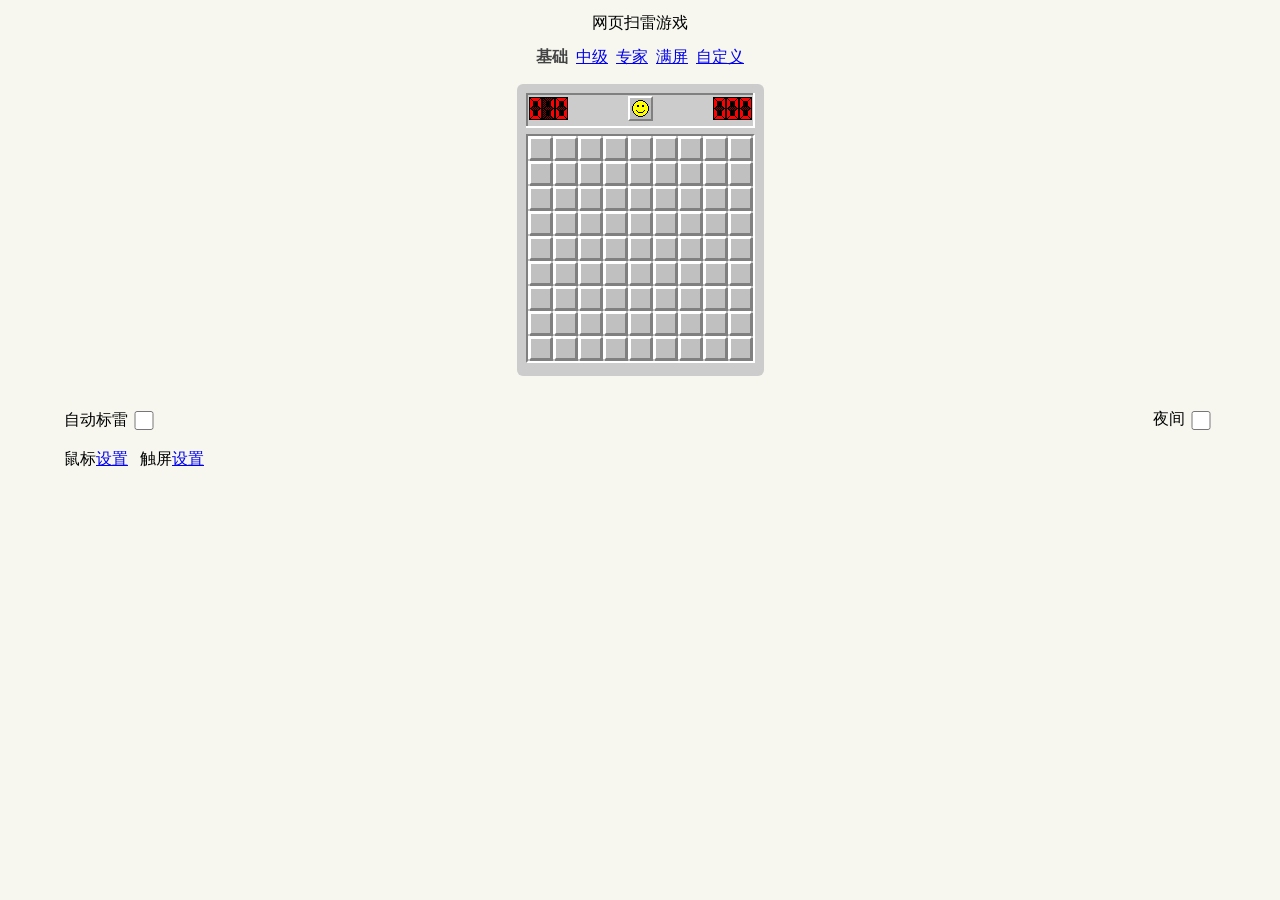
<file: Root/game/扫雷/扫雷游戏.html>
<!DOCTYPE html>
<html lang="zh-CN">
<head>
<meta charset="UTF-8">
<meta name="renderer" content="webkit">
<meta name="viewport" content="width=device-width, initial-scale=1.0">
<meta name="keywords" content="扫雷, minesweeper, 无猜">
<meta name="description" content="经典扫雷游戏，离线单机。小中盘为无猜模式：整局每一步都可由推理得出，不需要碰运气；大屏幕级别自动开出大片安全区。">
<title>扫雷游戏（无猜版）- Minesweeper</title>
<link rel="stylesheet" href="assets/css/style.css">
</head>
<body>

<div style="margin-top:0.8rem;">网页扫雷游戏</div>

<div style="margin-top:0.8rem;">
<a href="javascript:" id="c1" onclick="_123(1)" class="choiced">基础</a>&nbsp;
<a href="javascript:" id="c2" onclick="_123(2)">中级</a>&nbsp;
<a href="javascript:" id="c3" onclick="_123(3)">专家</a>&nbsp;
<a href="javascript:" id="c4" onclick="_123(4)">满屏</a>&nbsp;
<a href="javascript:" id="c5" onclick="_123(5)">自定义</a>
</div>

<div id="custom" style="display:none;margin-top:0.8rem">
宽<input id="hm" type="number" class="i5">
高<input id="vm" type="number" class="i5">
雷<input id="mm" type="number" class="i5">
</div>

<table style="margin:1rem auto;border-radius:6px;background:#cccccc">
<tbody>
<tr>
<td style="padding:9px;">

<table id="p42" class="pad" style="height:34px;width:229px;">
<tbody>
<tr>
<td width="1%"><canvas id="rm" height="23" width="39"></canvas></td>
<td style="text-align:center;" onmouseup="_47()"><img id="face" src="[data-uri]"></td>
<td width="1%" style="text-align:right"><canvas id="es" height="23" width="39"></canvas></td>
</tr>
</tbody>
</table>

<canvas id="paf" class="pad" style="margin-top:6px;" width="225" height="225"></canvas>

</td>
</tr>
</tbody>
</table>

<div style="width:90%;text-align:left;margin-top:2rem;">
<span style="vertical-align:middle">自动标雷</span><input type="checkbox" id="af">
<span style="float:right">夜间<input type="checkbox" id="night"></span>
</div>

<div style="width:90%;text-align:left;margin-top:1rem;">
鼠标<a id="setm" href="javascript:" onclick="mouse2()">设置</a>&nbsp;&nbsp;
触屏<a id="sett" href="javascript:" onclick="touch2()">设置</a>
</div>

<div id="_mouse" class="panel">
左键：<input type="radio" name="mp1" value="0">按下时&nbsp;<input type="radio" name="mp1" value="1">弹起时
&nbsp;&nbsp;
右键：<input type="radio" name="mp2" value="0">按下时&nbsp;<input type="radio" name="mp2" value="1">弹起时
</div>

<div id="_touch" class="panel">
触击效果：<input type="radio" name="tpn" value="0">标记&nbsp;<input type="radio" name="tpn" value="1">直开
<div id="thint" style="display:none;margin-top:0.5rem;">
直开模式下的标记方法：长按
</div>
<div id="topen" style="display:block;margin-top:0.5rem;">
标记模式下的打开方法：<input type="radio" name="opn" value="0">长按&nbsp;<input type="radio" name="opn" value="1">快点三次
</div>
</div>

<div id="mk">
<div class="mk-t">正在生成无猜盘面…</div>
<div class="mk-s">首次点击前需生成一张可纯推理通关的盘面，稍等片刻<br>点击任意处可跳过等待（该局恢复普通随机）</div>
</div>

<!-- 原站遗留元素：assets/js/game.js 的 start() 第一步就取 $("ss").href，后面还要写
     $("nick").value 与 $("uid").innerHTML。这个离线副本当初只抓了游戏主体、没带站点外壳，
     三个元素一缺就在初始化第一步抛 null 异常 —— 表现就是"打开扫雷点不动、根本没法玩"。
     它们的原始用途（样式表切换 / 昵称 / 用户号）离线都用不到，补齐并隐藏即可。 -->
<a id="ss" href="" style="display:none"></a>
<input id="nick" type="hidden" value="">
<span id="uid" style="display:none"></span>

<script src="assets/js/images.js"></script>
<script src="assets/js/game.js"></script>
<script>
shou = "收起";
shez = "设置";
mouse2 = fold("setm", "_mouse");
touch2 = fold("sett", "_touch");
af0 = 0;
ny0 = 0;
start();
</script>
</body>
</html>
</file>
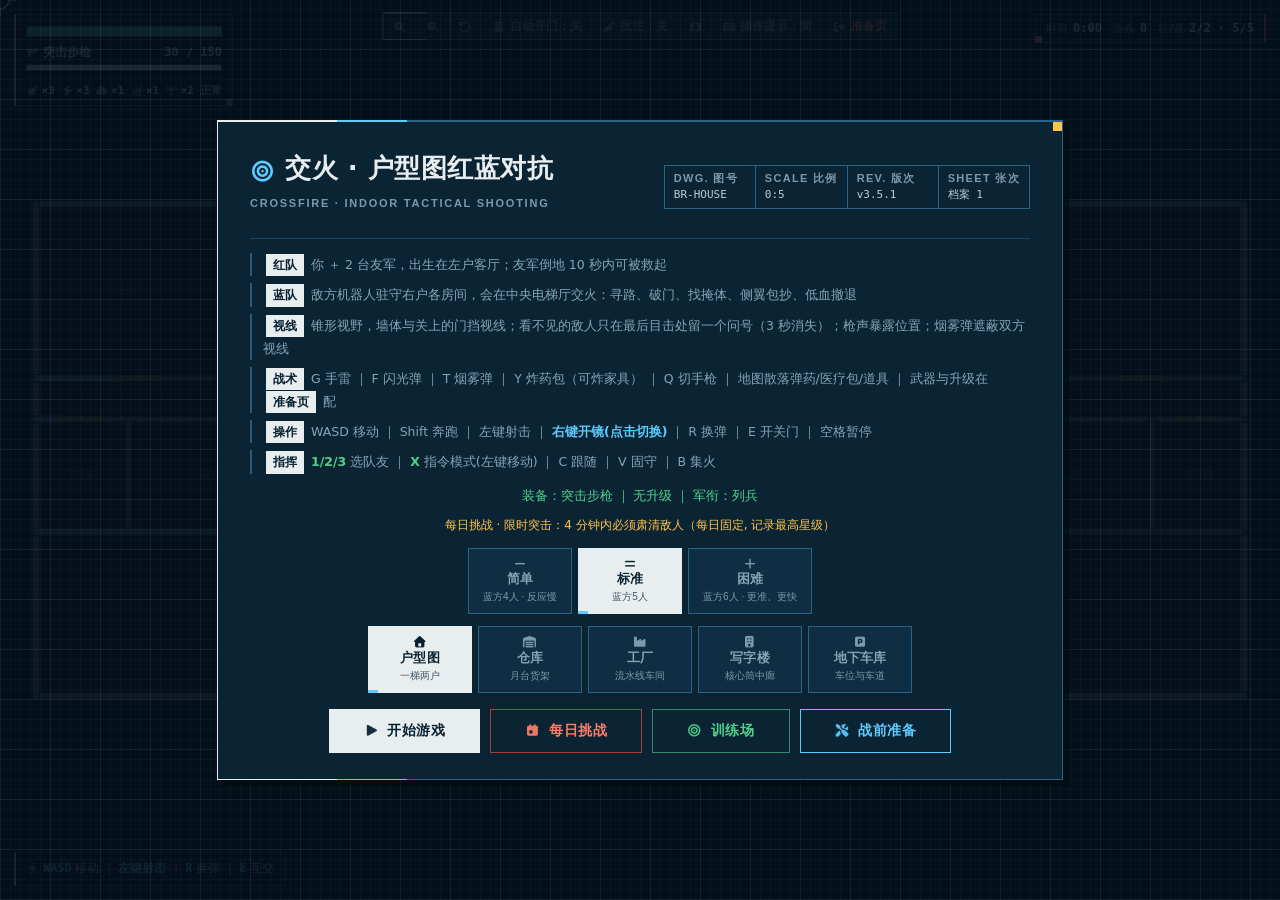
<file: Root/game/breach/game/breach.html>
<!DOCTYPE html>
<html lang="zh-CN">
<head>
<meta charset="UTF-8">
<meta name="viewport" content="width=device-width, initial-scale=1, viewport-fit=cover">
<meta name="screen-orientation" content="landscape">
<meta name="x5-orientation" content="landscape">
<title>交火 · 户型图红蓝对抗</title>
<link rel="stylesheet" href="../fontawesome-free-7.3.1-web/css/all.min.css">
<link rel="icon" href="../photo.ico" type="image/x-icon">
<style>
/* ============================================================================
   交火 · 战斗页 UI —— 「突入作业图 / BREACH WORKS DRAWING SET」视觉系统
   ----------------------------------------------------------------------------
   世界设定: 界面 = 盖在战场上的"现场标注层"。战场本身是蓝晒作业图纸,
   HUD 是工程师画在图上的标注 —— 细线框 + 象牙白色条 + 尺寸刻度, 不用色块与辉光。
     · 面板(.panel) = 图上贴的小图纸: 1px 图框 + 3px 象牙白定位条 + 右下角实心定位方块。
     · 数值走等宽字(tabular-nums)并按尺寸链排布; 血条/弹药条带 10%/25% 刻度线。
     · 选中与"当前"一律用 象牙白实底反转(--fg 底 + 深蓝字), 不用彩色高亮。
     · 红蜡笔只表危险/离开/失败, 黄蜡笔只表星级/教程/提示, 青只表链接与焦点。
     · 直角: border-radius 恒为 0; 粗色条与细框一律 border-image 直角拼接。
     · 零网络: 无外部字体与图片, 图标走本地 FontAwesome(不使用 emoji)。
   ----------------------------------------------------------------------------
   HUD 仍然"不挡枪": #p1 / #p2 / #tutPanel / #help 都是画布浮层, .panelhide 由 JS
   逐面板切换(单位或准星进入面板矩形 → 该面板淡出, 移开恢复)。
   面板真实尺寸由 getBoundingClientRect 实测, PANEL_FALLBACK 是无布局环境(测试桩)的回退几何;
   改面板尺寸必须同步那张表, 否则真实浏览器里的淡出判定会偏(测试仍会绿)。
   DOM 契约不变: 全部元素 id 与 JS 生成的类名(.panelhide/.hidden/.sel/.on/.low/
   .kbtn.wait/.keyCell/.kk/.hl/.hico/.cmd)保持原样。
   ============================================================================ */
:root{
  /* —— 纸面(蓝晒底) —— */
  --bg-canvas:#061624;
  --inset:#04101b;
  --surface:#0b2434;
  --surface-2:#0f2e43;
  --surface-3:#153c56;
  --border:#1b4763;
  --border-soft:#153a53;
  --border-strong:#2a6386;
  /* —— 墨线 —— */
  --fg:#e8eef0;
  --fg-2:#b9cdd8;
  --fg-muted:#87a3b4;
  --fg-subtle:#7c9aab;
  /* —— 蓝晒高亮 —— */
  --accent:#5ecbff;
  --accent-2:#8bdcff;
  --accent-sub:rgba(94,203,255,.10);
  --accent-line:rgba(94,203,255,.34);
  --ink:#06202f;
  /* —— 蜡笔标注 —— */
  --yellow:#ffc34d;
  --yellow-2:#ffae1a;
  --red:#ff5b47;
  --red-2:#ff7d67;
  --green:#4fd18b;
  --lime:#b9e04a;
  --latin:"Bahnschrift SemiCondensed","Bahnschrift","Arial Narrow","Roboto Condensed","Oswald","Microsoft YaHei",sans-serif;
  --latin-label:"Bahnschrift","Arial Narrow","Roboto Condensed","Oswald","Microsoft YaHei",sans-serif;
  --mono:Consolas,"Cascadia Mono","JetBrains Mono","SF Mono",Menlo,monospace;
  --dur-fast:150ms;
  --dur-normal:250ms;
  --ease:cubic-bezier(.2,.8,.2,1);
  /* 兼容旧变量名(代码/历史引用) */
  --gold:var(--accent); --gold2:var(--accent-2);
  --txt:var(--fg); --muted:var(--fg-muted); --dim:var(--fg-muted);
  --panel-top:var(--surface-2); --panel-bot:var(--surface); --panel-sat:var(--surface-2);
  --line:var(--border); --line-soft:var(--border-soft);
  --chip:var(--surface-2); --chip-line:var(--border-strong);
  --blue:var(--accent); --cyan:var(--accent); --green2:#59d98a;
}
html,body{margin:0;height:100%;overflow:hidden;background:var(--bg-canvas);color:var(--fg);
  font-family:"Microsoft YaHei","PingFang SC","Noto Sans SC",system-ui,sans-serif;
  font-size:15px;line-height:1.6;-webkit-user-select:none;user-select:none;}
#cv{position:absolute;inset:0;width:100%;height:100%;display:block;cursor:none;}
#hud{position:absolute;inset:0;pointer-events:none;z-index:5;}
:focus-visible{outline:2px solid var(--accent);outline-offset:2px;}

/* ===== 装饰原子 ===== */
.overline{font-family:var(--latin);font-size:11px;font-weight:700;text-transform:uppercase;
  letter-spacing:.16em;color:var(--fg-subtle);font-variant-numeric:lining-nums;}
.num{font-family:var(--mono);font-weight:700;font-variant-numeric:tabular-nums;}
.mono{font-family:var(--mono);font-variant-numeric:tabular-nums;}
.dia{display:inline-block;width:6px;height:6px;background:var(--accent);transform:rotate(45deg);flex:none;}
/* 角标方块(直角, 替代旧角标三角) */
.corner{position:absolute;top:0;right:0;width:8px;height:8px;pointer-events:none;background:var(--accent);}
.corner.yellow{background:var(--yellow);}
.corner.red{background:var(--red-2);}

/* ===== 顶部工具条(drafting toolbar) ===== */
#toolbar{position:absolute;top:12px;left:50%;transform:translateX(-50%);pointer-events:auto;
  display:flex;gap:0;background:var(--surface);border:1px solid var(--border-strong);
  border-top-width:2px;
  border-image:linear-gradient(to right,var(--fg) 44px,var(--border-strong) 44px) 2 1 1 1;}
#toolbar button{display:inline-flex;align-items:center;gap:4px;color:var(--fg-muted);
  background:transparent;border:0;border-left:1px solid var(--border-soft);
  padding:5px 10px;font-size:11.5px;font-weight:600;cursor:pointer;
  transition:background var(--dur-fast) var(--ease),color var(--dur-fast) var(--ease);}
#toolbar button:first-child{border-left:0;}
/* 视角三键只留图标(名称走 title/aria-label): 工具条越短, 战场越完整 */
#toolbar button.ico{padding:5px 9px;}
#toolbar button i{color:var(--fg-subtle);font-size:11px;}
#toolbar button:hover{background:var(--surface-2);color:var(--fg);}
#toolbar button:hover i{color:var(--accent);}
/* 选中/开启 = 象牙白实底反转 */
#toolbar button.on{background:var(--fg);color:var(--ink);font-weight:700;}
#toolbar button.on i{color:var(--ink);}
/* 返回准备页 = 离开/危险语义 → 红蜡笔 */
#toolbar #btnHubT{color:var(--red-2);}
#toolbar #btnHubT i{color:var(--red-2);}
#toolbar #btnHubT:hover{background:rgba(255,91,71,.14);color:#ff9d8a;}

/* ===== 击杀播报(只留最近 3 条 × 2.6s: 现场视野优先) ===== */
#feed{position:absolute;top:50px;left:50%;transform:translateX(-50%);text-align:center;
  font-size:11.5px;min-width:280px;max-width:62vw;}
#feed div{display:inline-block;background:rgba(6,22,36,.86);border:1px solid var(--border);
  border-left:2px solid var(--border-strong);padding:1px 10px;margin:1px 0;font-weight:600;
  letter-spacing:.02em;}

/* ===== 连杀 / 横幅 ===== */
#streak{position:absolute;top:30%;left:50%;transform:translateX(-50%);font-size:30px;font-weight:800;
  color:var(--yellow);letter-spacing:.06em;opacity:0;transition:opacity var(--dur-normal) var(--ease);
  pointer-events:none;font-family:var(--latin-label);text-shadow:0 3px 0 rgba(0,0,0,.8);}
#banner{position:absolute;top:17%;left:50%;transform:translateX(-50%);font-size:14px;letter-spacing:.08em;
  color:var(--fg);font-weight:700;opacity:0;transition:opacity 1s;pointer-events:none;white-space:nowrap;
  background:rgba(6,22,36,.86);border:1px solid var(--border-strong);border-left:2px solid var(--fg);
  padding:3px 13px;}
#banner i{margin-right:8px;color:var(--accent);}

/* ===== HUD 标注面板(精简: 面板是标注层, 不该盖住战场) ===== */
.panel{position:absolute;background:rgba(6,22,36,.82);border:1px solid var(--border-strong);
  border-left-width:2px;border-left-color:var(--fg);padding:7px 10px;font-size:11.5px;line-height:1.4;
  box-shadow:3px 3px 0 rgba(3,10,16,.55);}
/* 右下角定位方块(制图套准记号) */
.panel::after{content:"";position:absolute;right:-1px;bottom:-1px;width:7px;height:7px;
  background:var(--fg-subtle);pointer-events:none;}
#p1{left:14px;top:14px;width:196px;}
/* 右上: 单行战况条(时间 / 击杀 / 红‧蓝计数) —— 不再占一整块面板 */
#p2{right:14px;top:14px;width:auto;display:flex;align-items:center;gap:11px;padding:5px 10px;
  border-left-width:1px;border-right-width:2px;
  border-left-color:var(--border-strong);border-right-color:var(--red-2);}
#p2::after{left:-1px;right:auto;background:var(--red-2);}
#p2 .s{display:inline-flex;align-items:center;gap:5px;}
#p2 .s b{font-family:var(--mono);font-size:12px;font-weight:700;color:var(--fg);
  font-variant-numeric:tabular-nums;}
#p1,#p2{transition:opacity var(--dur-fast) var(--ease),transform var(--dur-fast) var(--ease);}
#p1.panelhide,#p2.panelhide{opacity:.08;transform:translateY(-4px);}
/* #help 同样会让开: 底行键位压住单位时淡出(与 .panelhide 同一语义: 被盖住的让位, 不是隐藏) */
#help{transition:opacity var(--dur-fast) var(--ease);}
#help.panelhide{opacity:.08;}
.kv{display:flex;justify-content:space-between;align-items:center;gap:8px;padding:1px 0;}
.kv b{color:var(--fg);font-weight:700;font-family:var(--mono);font-size:12px;
  font-variant-numeric:tabular-nums;}
.chip{display:inline-flex;align-items:center;gap:4px;font-size:11px;color:var(--fg-muted);}
.chip i{font-style:normal;width:13px;text-align:center;color:var(--fg-subtle);font-size:10px;}
/* 携行装备 + 状态: 并作一行图标读数(换行也不溢出) */
.gear{display:flex;justify-content:space-between;flex-wrap:wrap;gap:4px;row-gap:2px;margin-top:6px;
  padding-top:5px;border-top:1px solid var(--border-soft);}
#pstate{font-family:var(--mono);font-size:11px;font-weight:700;color:var(--fg-2);}
.gchip{display:inline-flex;align-items:center;gap:3px;color:var(--fg-muted);}
.gchip i{font-size:10px;color:var(--fg-subtle);}
.gchip b{font-family:var(--mono);font-size:11px;font-weight:700;color:var(--fg);
  font-variant-numeric:tabular-nums;}

/* 生命条: 深槽 + 状态色填充 + 10% 刻度(尺寸链) */
.hpwrap{position:relative;height:9px;background:var(--inset);border:1px solid var(--border-strong);
  overflow:hidden;margin:4px 0 6px;}
.hpwrap::after{content:"";position:absolute;inset:0;pointer-events:none;
  background:repeating-linear-gradient(to right,transparent 0 calc(10% - 1px),
    rgba(232,238,240,.20) calc(10% - 1px) 10%);}
.hpbar{height:100%;width:100%;background:var(--green);
  transition:width .14s var(--ease),background var(--dur-normal) linear;}
.hpbar.low{background:var(--red-2);animation:hpPulse .7s ease-in-out infinite;}
@keyframes hpPulse{0%,100%{opacity:1;}50%{opacity:.42;}}
/* 弹药条 + 换弹进度 */
#ammoWrap{position:relative;height:5px;background:var(--inset);border:1px solid var(--border-strong);
  overflow:hidden;margin:2px 0 6px;}
#ammoWrap::after{content:"";position:absolute;inset:0;pointer-events:none;
  background:repeating-linear-gradient(to right,transparent 0 calc(25% - 1px),
    rgba(232,238,240,.22) calc(25% - 1px) 25%);}
#ammoBar{height:100%;width:100%;background:var(--fg);transition:width .12s var(--ease);}
#reloadProg{position:absolute;inset:0;width:0%;opacity:0;background:var(--yellow);}

/* ===== 小地图(小地图): 缩小一档, 只留图与图签 ===== */
#mmWrap{right:14px;bottom:14px;padding:5px;border-left-width:1px;border-right-width:2px;
  border-left-color:var(--border-strong);border-right-color:var(--fg);}
#mmWrap::after{left:-1px;right:auto;background:var(--fg-subtle);}
#mmTitle{display:flex;align-items:center;justify-content:space-between;gap:8px;margin-bottom:4px;
  font-family:var(--latin);font-size:11px;font-weight:700;text-transform:uppercase;
  letter-spacing:.12em;color:var(--fg-subtle);}
#mmTitle b{font-family:var(--mono);font-weight:700;letter-spacing:0;color:var(--fg-2);}
#mm{display:block;background:#04101b;border:1px solid var(--border-strong);}

/* ===== 底部操作提示(现场注记): 默认只留一行, 其余收进 .more =====
   按键全表是"查阅型"信息, 不该常驻压在战场左下角 —— 工具条「操作提示」按钮展开。 */
#help{position:absolute;left:14px;bottom:14px;font-size:11.5px;color:var(--fg-2);line-height:1.7;
  background:rgba(6,22,36,.90);border:1px solid var(--border-strong);border-left:2px solid var(--fg);
  padding:6px 11px;max-width:min(560px,52vw);}
#help .more{display:none;}
#help.open .more{display:inline;}
#help .hl{color:var(--accent);font-weight:700;font-family:var(--mono);}
#help .hico{color:var(--fg-subtle);font-size:10px;margin-right:4px;}
#help .cmd{color:var(--green);}
#help .hico.cmd{color:var(--green);}

/* ===== 教程面板(黄色批注) =====
   两行版式: 第一行 = 步骤序号 + 标题(原来分两行, 多占 ~34px 战场) + 计数, 第二行 = 一句做法。
   面板压在战场上, 所以自身尺寸也要省: 文案精简 + 行高收紧 + 窄窗口按 vw 收窄。
   被盖住时与 #p1/#p2 同款淡出(见下方 #tutPanel.panelhide 与 updatePanelFade)。 */
#tutPanel{position:absolute;left:14px;top:158px;width:min(290px,48vw);background:rgba(6,22,36,.94);
  border:1px solid var(--border-strong);border-top-width:2px;
  border-image:linear-gradient(to right,var(--yellow) 52px,var(--border-strong) 52px) 2 1 1 1;
  padding:9px 12px 10px;box-shadow:3px 3px 0 rgba(3,10,16,.55);
  transition:opacity var(--dur-fast) var(--ease),transform var(--dur-fast) var(--ease);}
#tutPanel.panelhide{opacity:.08;transform:translateY(-4px);}
.tutHead{display:flex;align-items:baseline;gap:7px;
  font-family:var(--latin);font-size:11px;font-weight:700;
  text-transform:uppercase;letter-spacing:.12em;color:var(--yellow);margin-bottom:4px;}
.tutHead::before{content:"";width:8px;height:2px;background:var(--yellow);flex:none;align-self:center;}
.tutTitle{font-size:14px;color:var(--fg);font-weight:700;letter-spacing:.02em;}
.tutHead b{margin-left:auto;font-family:var(--mono);font-size:11.5px;font-weight:700;
  letter-spacing:0;color:var(--fg-subtle);}
.tutDesc{font-size:12px;color:var(--fg-muted);line-height:1.6;}
#tutBar{height:5px;background:var(--inset);border:1px solid var(--border-strong);margin-top:8px;
  overflow:hidden;}
#tutBarFill{height:100%;width:0%;background:var(--yellow);transition:width var(--dur-normal) var(--ease);}

/* ===== 全屏效果层 ===== */
#flash{position:absolute;inset:0;opacity:0;pointer-events:none;z-index:4;
  background:radial-gradient(ellipse at center,rgba(255,255,255,.97) 0%,#fff 55%,rgba(215,240,255,.92) 100%);}
#vignette{position:absolute;inset:0;opacity:0;pointer-events:none;z-index:3;
  background:radial-gradient(ellipse at center,transparent 42%,rgba(180,20,20,.66) 100%);}
/* FPS 由 JS 直接画在画布上(本页没有独立的 FPS 元素) */

/* ===== 覆盖层 / 弹窗 ===== */
.overlay{position:absolute;inset:0;display:flex;align-items:center;justify-content:center;
  background:rgba(4,16,27,.90);z-index:10;
  background-image:
    repeating-linear-gradient(90deg,rgba(232,238,240,.028) 0 1px,transparent 1px 10px),
    repeating-linear-gradient(0deg,rgba(232,238,240,.028) 0 1px,transparent 1px 10px),
    repeating-linear-gradient(90deg,rgba(232,238,240,.05) 0 1px,transparent 1px 50px),
    repeating-linear-gradient(0deg,rgba(232,238,240,.05) 0 1px,transparent 1px 50px);}
/* 弹窗 = 一张图纸: 图框 + 四角对位标记 + 图签 */
.card{position:relative;background:var(--surface);border:1px solid var(--border-strong);border-top-width:2px;
  border-image:linear-gradient(to right,var(--fg) 120px,var(--accent) 120px 190px,var(--border-strong) 190px) 2 1 1 1;
  padding:26px 32px;max-width:780px;max-height:94vh;overflow-y:auto;text-align:center;
  box-shadow:6px 6px 0 rgba(3,10,16,.6);}
.card::before{content:"";position:absolute;inset:-1px;pointer-events:none;
  --mk:rgba(232,238,240,.40);
  background:
    linear-gradient(var(--mk),var(--mk)) 0 0/10px 1px no-repeat,
    linear-gradient(var(--mk),var(--mk)) 0 0/1px 10px no-repeat,
    linear-gradient(var(--mk),var(--mk)) 100% 0/10px 1px no-repeat,
    linear-gradient(var(--mk),var(--mk)) 100% 0/1px 10px no-repeat,
    linear-gradient(var(--mk),var(--mk)) 0 100%/10px 1px no-repeat,
    linear-gradient(var(--mk),var(--mk)) 0 100%/1px 10px no-repeat,
    linear-gradient(var(--mk),var(--mk)) 100% 100%/10px 1px no-repeat,
    linear-gradient(var(--mk),var(--mk)) 100% 100%/1px 10px no-repeat;}
.card::after{content:"";position:absolute;top:0;right:0;width:9px;height:9px;background:var(--yellow);
  pointer-events:none;}
.card h1{margin:0 0 5px;font-size:26px;font-weight:800;letter-spacing:.02em;color:var(--fg);}
.card h1 i{color:var(--accent);margin-right:9px;font-size:21px;vertical-align:-2px;}
.card h2{margin:0 0 14px;font-family:var(--latin);font-size:11px;font-weight:700;text-transform:uppercase;
  letter-spacing:.16em;color:var(--fg-subtle);}
.card p{font-size:12.5px;color:var(--fg-muted);line-height:1.85;margin:7px 0;text-align:left;}
.card p b{color:var(--fg-2);}
.card .keys{display:inline-block;font-family:var(--mono);font-size:12px;font-weight:700;color:var(--ink);
  background:var(--fg);padding:0 7px;margin:0 3px;white-space:nowrap;}
/* 简报行: 左极细虚线 + 悬挂键标签(必须清掉 .card 的 border-image, 否则多行段落只剩一小段) */
#startOverlay .card p{padding-left:11px;border-left:2px solid var(--border-strong);border-image:none;}
#startOverlay .card p.brief{border-left-color:var(--accent-line);}
#startOverlay .card #loadoutInfo,#startOverlay .card #dailyInfo{border-left:0;padding-left:0;}

/* 标题栏图签 */
.planhead{display:flex;align-items:center;justify-content:space-between;gap:14px;
  padding-bottom:12px;margin-bottom:14px;border-bottom:1px solid var(--border);}
.tb{display:flex;align-items:stretch;border:1px solid var(--border-strong);flex:none;}
.tb-i{padding:5px 9px 6px;border-left:1px solid var(--border-strong);min-width:72px;text-align:left;}
.tb-i:first-child{border-left:0;}
.tb-k{display:block;font-family:var(--latin);font-size:11px;font-weight:700;line-height:1.4;
  text-transform:uppercase;letter-spacing:.12em;color:var(--fg-subtle);}
.tb-v{display:block;font-family:var(--mono);font-size:11px;line-height:1.4;color:var(--fg-2);}

/* 难度 / 地图选择(标注选项, 选中 = 象牙白实底) */
.diffRow{display:flex;gap:6px;justify-content:center;margin:12px 0 0;flex-wrap:wrap;}
.diffBtn{position:relative;pointer-events:auto;min-width:104px;display:flex;flex-direction:column;
  align-items:center;gap:2px;padding:9px 14px;font-size:12.5px;font-weight:700;color:var(--fg-muted);
  background:var(--surface-2);border:1px solid var(--border-strong);cursor:pointer;letter-spacing:.02em;
  border-radius:0;
  transition:background var(--dur-fast) var(--ease),color var(--dur-fast) var(--ease),border-color var(--dur-fast) var(--ease);}
.diffBtn:hover{background:var(--surface-3);color:var(--fg);border-color:var(--fg-subtle);}
.diffBtn i{font-size:11.5px;color:var(--fg-subtle);}
.diffBtn small{font-size:10px;font-weight:400;color:var(--fg-subtle);letter-spacing:0;}
.diffBtn.sel{background:var(--fg);border-color:var(--fg);color:var(--ink);}
.diffBtn.sel i{color:var(--ink);}
.diffBtn.sel small{color:rgba(6,32,47,.74);}
.diffBtn.sel::after{content:"";position:absolute;bottom:-1px;left:-1px;width:10px;height:3px;
  background:var(--accent);}

/* 按钮 */
.bigbtn{position:relative;display:inline-flex;align-items:center;gap:8px;margin-top:16px;
  padding:12px 34px;font-size:14px;font-weight:700;letter-spacing:.04em;color:var(--ink);background:var(--fg);
  border:1px solid var(--fg);border-radius:0;cursor:pointer;
  transition:background var(--dur-fast) var(--ease),color var(--dur-fast) var(--ease);}
.bigbtn:hover{background:#fff;border-color:#fff;}
.bigbtn:active{background:var(--fg-2);}
.bigbtn i{font-size:12.5px;opacity:.92;}
.bigbtn.blue{background:transparent;color:var(--accent);border-color:var(--accent);}
.bigbtn.blue:hover{background:var(--accent-sub);border-color:var(--accent-2);color:var(--accent-2);}
.bigbtn.red{background:transparent;color:var(--red-2);border-color:rgba(255,91,71,.6);}
.bigbtn.red:hover{background:rgba(255,91,71,.14);border-color:var(--red-2);color:#ff9d8a;}
.bigbtn.green{background:transparent;color:var(--green);border-color:rgba(79,209,139,.6);}
.bigbtn.green:hover{background:rgba(79,209,139,.14);border-color:var(--green);}
.bigbtn.small{padding:9px 20px;font-size:12.5px;margin-top:12px;color:var(--fg-2);
  border-color:var(--border-strong);background:transparent;}
.bigbtn.small:hover{background:var(--surface-3);color:var(--fg);}
.hidden{display:none!important;}

/* 结算 */
.starLine,#endStars{font-size:30px;letter-spacing:9px;color:var(--yellow);margin:6px 0 2px;
  font-family:var(--latin-label);}
.subLine,#endSub{font-size:12.5px;color:var(--fg-muted);line-height:1.8;}
#loadoutInfo{text-align:center;color:var(--green);font-size:12.5px;margin:10px 0 0;min-height:18px;}
#dailyInfo{color:var(--yellow);font-size:12px;min-height:16px;}
#endStats,.statGrid{display:grid;grid-template-columns:repeat(3,1fr);gap:1px;margin-top:14px;
  background:var(--border);border:1px solid var(--border);}
#endStats div,.statGrid div{position:relative;font-size:11px;color:var(--fg-muted);background:var(--surface);
  padding:11px 6px;font-family:var(--latin);text-transform:uppercase;letter-spacing:.12em;font-weight:700;}
#endStats b,.statGrid b{display:block;font-size:21px;color:var(--fg);margin-top:4px;letter-spacing:0;
  font-family:var(--mono);text-transform:none;font-variant-numeric:tabular-nums;}
#endStats .accent b,.statGrid .accent b{color:var(--accent);}
#endStats .good b,.statGrid .good b{color:var(--green);}
#endStats div::before,.statGrid div::before{content:"";position:absolute;left:0;top:0;right:0;height:2px;
  background:var(--border-strong);}
#endStats .accent::before{background:var(--accent);}
#endStats .good::before{background:var(--green);}
#endStats .bad b,.statGrid .bad b{color:var(--red-2);}
#endStats .bad::before{background:var(--red-2);}

/* 设置行 */
.setRow{display:flex;align-items:center;justify-content:center;gap:10px;font-size:12.5px;color:var(--fg-muted);
  margin:9px 0 2px;pointer-events:auto;flex-wrap:wrap;}
.setRow>span:first-child{font-family:var(--latin);font-size:11px;font-weight:700;text-transform:uppercase;
  letter-spacing:.12em;color:var(--fg-subtle);}
.setRow input[type=range]{-webkit-appearance:none;appearance:none;width:150px;height:4px;
  background:var(--surface-3);border:1px solid var(--border-strong);outline:0;cursor:pointer;}
.setRow input[type=range]::-webkit-slider-thumb{-webkit-appearance:none;appearance:none;width:9px;height:16px;
  background:var(--fg);border:0;cursor:pointer;}
.setRow input[type=range]::-moz-range-thumb{width:9px;height:16px;border-radius:0;background:var(--fg);
  border:0;cursor:pointer;}
/* 复选框: 直角 + 选中象牙白实底(保留原生 input, 无障碍与键盘可操作) */
.setRow label{display:inline-flex;align-items:center;gap:7px;cursor:pointer;padding:3px 9px;
  border:1px solid var(--border);background:var(--surface-2);font-size:12px;color:var(--fg-2);
  transition:background var(--dur-fast) var(--ease),border-color var(--dur-fast) var(--ease);}
.setRow label:hover{background:var(--surface-3);border-color:var(--border-strong);}
.setRow label:has(input:checked){background:rgba(232,238,240,.08);border-color:var(--fg-subtle);color:var(--fg);}
.setRow input[type=checkbox]{-webkit-appearance:none;appearance:none;width:13px;height:13px;flex:none;
  background:var(--inset);border:1px solid var(--border-strong);cursor:pointer;position:relative;}
.setRow input[type=checkbox]:checked{background:var(--fg);border-color:var(--fg);}
.setRow input[type=checkbox]:checked::after{content:"";position:absolute;left:3.5px;top:0.5px;width:3px;height:7px;
  border-right:2px solid var(--ink);border-bottom:2px solid var(--ink);transform:rotate(45deg);}
.setRow b{color:var(--accent);font-family:var(--mono);font-size:12px;}

/* 按键设置 */
#pauseOverlay .keyhdr{margin:16px 0 8px;display:flex;align-items:center;gap:8px;font-family:var(--latin);
  font-size:11px;font-weight:700;text-transform:uppercase;letter-spacing:.14em;color:var(--fg-subtle);}
#pauseOverlay .keyhdr::before{content:"";width:4px;height:12px;background:var(--fg);flex:none;}
#pauseOverlay .keyhdr i{color:var(--accent);font-size:11px;}
.kbtn{padding:3px 10px;font-family:var(--mono);font-size:11.5px;font-weight:700;color:var(--fg-2);
  background:var(--surface-3);border:1px solid var(--border-strong);cursor:pointer;border-radius:0;
  transition:background var(--dur-fast) var(--ease),color var(--dur-fast) var(--ease);}
.kbtn:hover{background:#1b4869;color:var(--fg);}
.kbtn.wait{background:var(--yellow);border-color:var(--yellow);color:#241d00;}
.keyCell{display:flex;align-items:center;justify-content:space-between;gap:6px;font-size:11.5px;
  color:var(--fg-muted);background:var(--surface-2);border:1px solid var(--border);border-left-width:2px;
  border-left-color:var(--border-strong);padding:4px 8px;}
.keyCell .kk{color:var(--accent);font-weight:700;min-width:44px;text-align:center;font-family:var(--mono);}
#btnKeyReset{margin-bottom:8px;}
#keyGrid{display:grid;grid-template-columns:repeat(auto-fill,minmax(150px,1fr));gap:6px;margin-bottom:8px;pointer-events:auto;}

/* ===== 载入: 蓝晒曝光(晒图机在纸面上走一遍) ===== */
.expose{position:absolute;inset:0;z-index:8;pointer-events:none;opacity:0;}
.expose.on{animation:exposeSweep 1.5s var(--ease) 1 both;}
.exposeBar{position:absolute;left:0;right:0;top:0;height:100%;transform:translateY(-100%);
  background:linear-gradient(180deg,rgba(232,238,240,0) 0%,rgba(232,238,240,.14) 44%,
    rgba(232,238,240,.5) 50%,rgba(232,238,240,.14) 56%,rgba(232,238,240,0) 100%);}
.expose.on .exposeBar{animation:exposeLine 1.2s var(--ease) 1 both;}
@keyframes exposeSweep{0%{opacity:1;}70%{opacity:.85;}100%{opacity:0;}}
@keyframes exposeLine{0%{transform:translateY(-100%);}100%{transform:translateY(100%);}}

/* ===== 事后作业图(结算页) ===== */
.aarWrap{margin-top:14px;border:1px solid var(--border);background:var(--inset);padding:8px 9px 7px;text-align:left;}
.aarHead{display:flex;align-items:center;gap:7px;font-family:var(--latin);font-size:11px;font-weight:700;
  text-transform:uppercase;letter-spacing:.12em;color:var(--fg-subtle);margin-bottom:6px;}
.aarHead i{color:var(--accent);font-size:11px;}
.aarHead b{margin-left:auto;font-family:var(--mono);font-size:11px;color:var(--fg-2);letter-spacing:0;}
#aarCanvas{display:block;width:100%;height:auto;background:#06121c;border:1px solid var(--border-strong);}
.aarFoot{font-size:11px;color:var(--fg-subtle);margin-top:5px;}

/* 暂停/结算弹窗宽版 */
#pauseOverlay .card{max-width:780px;}
/* 窄窗口(≤960px): 顶部两条面板 + 播报已经占满, 工具条下移到底部居中并收成图标
   (它只是偶发点击的视角/设置条), 提示条与小地图各让开工具条的高度 */
@media (max-width:960px){
  #toolbar{top:auto;bottom:12px;}
  #toolbar button .lbl{display:none;}
  #toolbar button{padding:5px 8px;}
  #help{bottom:58px;}
  #mmWrap{bottom:58px;}
  #feed{top:132px;}   /* 播报挪到面板下方, 免得压住面板标题行 */
}
/* 更窄(≤680px): 两块面板各占一半(原先固定宽会在 420px 上互相压住), 提示条让开小地图 */
@media (max-width:680px){
  #p1,#p2{width:calc(50vw - 46px);}
  #help{font-size:11px;max-width:calc(100vw - 268px);}
  /* 小程序面上教程面板与左下提示条只隔 ~50px, 进度条是最不重要的一行 → 让位 */
  #tutBar{display:none;}
}
/* 无障碍: 尊重系统"减少动态效果"偏好(屏幕震动另有设置开关) */
@media (prefers-reduced-motion: reduce){
  .hpbar.low{animation:none;}
  #tutBarFill,.hpbar,#ammoBar,#p1,#p2,#tutPanel,#help,.bigbtn,.diffBtn,#toolbar button{transition:none;}
  .expose{display:none;}
}
/* ===== v3.2: 账户未解锁时的拦截提示(战役页/长街页各一份, 同一份内容) ===== */
#acctLockOverlay{z-index:60;}
#acctLockOverlay .acctLockCard{width:min(520px,92vw);text-align:center;}
#acctLockOverlay .acctLockCard p{font-size:12.5px;color:var(--fg-muted);line-height:1.85;margin:0 0 18px;}
#acctLockOverlay .acctLockCard button{padding:10px 20px;cursor:pointer;font-family:inherit;font-size:13px;
  border:1px solid var(--accent);background:var(--surface-2);color:var(--fg);}
#acctLockOverlay .acctLockCard button:hover{background:var(--inset);}

/* ============================================================================
   手机横屏守门 · 战斗画面只允许横屏
   ----------------------------------------------------------------------------
   战斗 HUD / 双拇指操作 / 镜头都是按横屏设计的。竖屏时不进入模拟（loop 直接
   返回），先给一张旋转提示；旋转到横屏后自动继续。能全屏+锁方向的浏览器
   可在提示页点按钮尝试自动横屏，iOS 等不支持时仍以手动旋转为准。
   ============================================================================ */
@media (max-width:960px) and (orientation:portrait){
  body.has-touch #mobRotate{
    position:fixed;inset:0;z-index:100;display:flex;flex-direction:column;
    align-items:center;justify-content:center;text-align:center;color:var(--fg);
    padding:calc(28px + env(safe-area-inset-top)) 26px calc(28px + env(safe-area-inset-bottom));
    background-color:#04101b;
    background-image:
      radial-gradient(420px 360px at 50% 12%,rgba(94,203,255,.16),transparent 70%),
      repeating-linear-gradient(90deg,rgba(232,238,240,.035) 0 1px,transparent 1px 24px),
      repeating-linear-gradient(0deg,rgba(232,238,240,.035) 0 1px,transparent 1px 24px);
  }
}
.mob-rotate-mark{position:relative;width:132px;height:132px;margin-bottom:18px;flex:none;}
.mob-rotate-phone{position:absolute;left:50%;top:50%;width:58px;height:108px;margin:-54px 0 0 -29px;
  border:2px solid rgba(94,203,255,.7);border-radius:14px;transform:rotate(-90deg);
  background:linear-gradient(160deg,rgba(94,203,255,.16),rgba(6,22,36,.9));
  box-shadow:0 0 0 12px rgba(94,203,255,.04),0 0 34px rgba(94,203,255,.18);}
.mob-rotate-phone::before{content:"";position:absolute;inset:6px;border:1px solid rgba(94,203,255,.28);border-radius:9px;}
.mob-rotate-phone::after{content:"";position:absolute;left:50%;bottom:5px;width:16px;height:2px;
  transform:translateX(-50%);background:rgba(232,238,240,.55);border-radius:2px;}
.mob-rotate-mark>i{position:absolute;right:5px;bottom:6px;width:38px;height:38px;border-radius:50%;
  display:flex;align-items:center;justify-content:center;background:var(--yellow);color:#241d00;
  font-size:15px;box-shadow:0 6px 18px rgba(0,0,0,.4);}
.mob-rotate-kicker{font-family:var(--latin);font-size:9px;font-weight:700;letter-spacing:.22em;
  text-transform:uppercase;color:var(--accent);margin-bottom:8px;}
#mobRotate h1{margin:0 0 8px;font-size:24px;line-height:1.25;font-weight:800;letter-spacing:.01em;}
#mobRotate p{margin:0 0 18px;max-width:330px;font-size:11.5px;line-height:1.7;color:var(--fg-muted);}
#mobRotate button{display:inline-flex;align-items:center;justify-content:center;gap:8px;
  min-height:48px;padding:0 20px;border-radius:13px;border:1px solid var(--fg);
  background:var(--fg);color:var(--ink);font-family:inherit;font-size:13px;font-weight:700;
  box-shadow:0 10px 24px rgba(0,0,0,.35);}
#mobRotate button:active{transform:scale(.97);}
#mobRotateMsg{margin-top:12px;min-height:16px;font-size:10px;line-height:1.5;color:var(--fg-subtle);}
#mobRotateMsg.bad{color:var(--yellow);}

/* ============================================================================
   移动端重写 · MOBILE FIELD CONTROLS
   ----------------------------------------------------------------------------
   桌面：键盘 + 鼠标 + 图纸标注层。
   手机：左摇杆走路，右侧点按/拖动瞄准并开火，战术动作收进拇指区；
   镜头改为跟随玩家（不再整图缩成一张邮票），HUD 收成两块顶部读数。
   所有桌面 id / JS 生成类名 / 覆盖层结构保持不变，窄屏只换排布与输入层。
   ============================================================================ */
#mobControls,#mobPause,#mobMapBtn,.mob-hp,.mob-mission,.mob-brief-btn,.mob-only-note,#mobSquad,#mobRotate{display:none;}
@media (max-width:960px){
  *,*::before,*::after{box-sizing:border-box;}
  html,body{height:100%;height:100dvh;}
  #cv{touch-action:none;-webkit-tap-highlight-color:transparent;cursor:default;}
  #hud{touch-action:none;}
  #toolbar,#help{display:none!important;}

  /* —— 顶部读数 —— */
  #p1{left:calc(10px + env(safe-area-inset-left));top:calc(8px + env(safe-area-inset-top));
    width:min(56vw,228px);padding:7px 9px 8px;border-radius:14px;border-left-width:1px;
    border-top:2px solid var(--accent);background:rgba(5,18,28,.90);
    box-shadow:0 8px 22px rgba(0,0,0,.35);}
  #p1::after{display:none;}
  #p1 .hpwrap{height:10px;margin:0 0 4px;border-radius:5px;overflow:hidden;}
  #p1 .kv{font-size:10px;gap:6px;}
  #p1 .kv b{font-size:11px;}
  #p1 .chip{font-size:10px;}
  #p1 .chip i{font-size:9px;}
  #p1 #ammoWrap{height:5px;margin:2px 0 4px;}
  #p1 .gear{margin-top:4px;padding-top:4px;gap:3px 6px;}
  #p1 .gchip b{font-size:9.5px;}
  #p1 .gchip i{font-size:9px;}
  #p1 #pstate{font-size:9.5px;}

  #p2{right:calc(10px + env(safe-area-inset-right));top:calc(8px + env(safe-area-inset-top));
    width:auto;max-width:40vw;padding:6px 8px;border-radius:12px;gap:7px;
    border-right-width:1px;border-top:2px solid var(--red-2);border-left-color:var(--border);
    background:rgba(5,18,28,.90);}
  #p2::after{display:none;}
  #p2 .s{gap:3px;}
  #p2 .s .chip{font-size:9px;}
  #p2 .s b{font-size:10.5px;}
  #p2 .s:nth-child(3){display:none;}

  /* 生命数值：叠在血条右上角的掌上读数 */
  .mob-hp{display:block;position:absolute;right:5px;top:50%;transform:translateY(-50%);
    font-family:var(--mono);font-size:10px;font-weight:700;line-height:1;
    color:var(--ink);text-shadow:0 0 3px rgba(232,238,240,.35);pointer-events:none;}
  .hpwrap{position:relative;}
  .mob-fab{position:absolute;right:calc(10px + env(safe-area-inset-right));width:38px;height:38px;
    display:flex;align-items:center;justify-content:center;padding:0;border-radius:12px;
    border:1px solid var(--border-strong);background:rgba(5,18,28,.9);color:var(--fg-2);
    font-family:inherit;font-size:13px;pointer-events:auto;box-shadow:0 6px 14px rgba(0,0,0,.3);}
  #mobPause{display:flex;top:calc(52px + env(safe-area-inset-top));}
  #mobMapBtn{display:flex;top:calc(96px + env(safe-area-inset-top));}
  .mob-fab:active{transform:scale(.93);background:var(--surface-3);}
  .mob-fab.on{background:var(--fg);color:var(--ink);border-color:var(--fg);}

  #feed{top:calc(136px + env(safe-area-inset-top));min-width:0;max-width:92vw;font-size:10px;}
  #feed div{padding:2px 8px;border-radius:4px;background:rgba(5,18,28,.9);}
  #tutPanel{left:12px;right:12px;top:calc(92px + env(safe-area-inset-top));width:auto;
    padding:8px 11px 9px;border-radius:13px;background:rgba(5,18,28,.94);}
  #tutPanel .tutHead{font-size:9px;margin-bottom:3px;}
  #tutPanel .tutTitle{font-size:12.5px;}
  #tutPanel .tutDesc{font-size:10.5px;line-height:1.5;}
  #tutPanel #tutBar{display:none;}
  #banner{top:20%;font-size:11.5px;max-width:88vw;white-space:normal;text-align:center;
    border-radius:9px;padding:5px 10px;}
  #streak{top:28%;font-size:23px;}

  #mmWrap{right:calc(10px + env(safe-area-inset-right));bottom:calc(186px + env(safe-area-inset-bottom));
    width:152px;padding:4px;border-radius:12px;background:rgba(5,18,28,.94);}
  #mmWrap #mm{width:100%;height:auto;border-radius:6px;}
  #mmTitle{font-size:8px;margin-bottom:3px;}

  /* —— 脚部输入层 —— */
  #mobControls{display:block;position:absolute;inset:0;pointer-events:none;z-index:6;}
  .mob-stick{position:absolute;left:calc(16px + env(safe-area-inset-left));
    bottom:calc(18px + env(safe-area-inset-bottom));width:132px;height:132px;border-radius:50%;
    pointer-events:auto;touch-action:none;
    background:radial-gradient(circle at 50% 45%,rgba(15,46,67,.65),rgba(4,16,27,.55) 68%);
    border:1px solid rgba(94,203,255,.28);
    box-shadow:inset 0 0 0 10px rgba(94,203,255,.05),0 10px 26px rgba(0,0,0,.35);}
  .mob-stick::before,.mob-stick::after{content:"";position:absolute;left:50%;top:50%;
    background:rgba(94,203,255,.16);transform:translate(-50%,-50%);}
  .mob-stick::before{width:74%;height:1px;}
  .mob-stick::after{width:1px;height:74%;}
  .mob-stick-ring{position:absolute;inset:19px;border:1px dashed rgba(94,203,255,.18);border-radius:50%;}
  .mob-knob{position:absolute;left:50%;top:50%;width:54px;height:54px;margin:-27px 0 0 -27px;
    border-radius:50%;display:flex;align-items:center;justify-content:center;
    border:1px solid rgba(94,203,255,.55);background:linear-gradient(160deg,#17445e,#0b2637);
    color:var(--accent);font-size:14px;box-shadow:0 4px 14px rgba(0,0,0,.45);
    transition:transform .08s linear;}
  .mob-stick-label{position:absolute;left:50%;bottom:-17px;transform:translateX(-50%);
    font-family:var(--latin);font-size:8px;font-weight:700;letter-spacing:.18em;
    color:var(--fg-subtle);text-transform:uppercase;white-space:nowrap;}

  #mobActionPad{position:absolute;right:calc(12px + env(safe-area-inset-right));
    bottom:calc(16px + env(safe-area-inset-bottom));display:grid;grid-template-columns:repeat(2,56px);
    gap:6px;pointer-events:auto;touch-action:none;}
  .mob-act{display:flex;flex-direction:column;align-items:center;justify-content:center;gap:2px;
    width:56px;height:56px;padding:0;border-radius:15px;border:1px solid var(--mob-line,rgba(94,203,255,.24));
    background:rgba(6,22,36,.86);color:var(--fg-2);font-family:inherit;
    box-shadow:0 6px 16px rgba(0,0,0,.32);-webkit-tap-highlight-color:transparent;}
  .mob-act i{font-size:15px;color:var(--accent);}
  .mob-act span{font-size:8.5px;font-weight:700;letter-spacing:.02em;}
  .mob-act:active{transform:scale(.93);background:var(--surface-3);}
  .mob-act.armed{background:var(--yellow);border-color:var(--yellow);color:#241d00;}
  .mob-act.armed i{color:#241d00;}
  .mob-act.off{opacity:.4;}
  #mobTip{position:absolute;left:50%;bottom:calc(122px + env(safe-area-inset-bottom));
    transform:translateX(-50%);padding:5px 10px;border-radius:8px;white-space:nowrap;
    background:rgba(5,18,28,.85);border:1px solid rgba(94,203,255,.2);
    font-size:9.5px;color:var(--fg-muted);pointer-events:none;opacity:1;
    transition:opacity .35s var(--ease);}
  #mobTip.gone{opacity:0;}

  #mobSquad{display:flex;position:fixed;left:0;right:0;bottom:0;z-index:8;
    flex-direction:column;gap:9px;padding:15px 14px calc(16px + env(safe-area-inset-bottom));
    border-radius:22px 22px 0 0;border:1px solid rgba(94,203,255,.22);border-bottom:0;
    background:rgba(6,22,36,.98);box-shadow:0 -16px 40px rgba(0,0,0,.5);
    pointer-events:auto;}
  #mobSquad.hidden{display:none!important;}
  .mob-sheet-head{display:flex;align-items:center;justify-content:space-between;gap:10px;}
  .mob-sheet-head b{font-size:14px;letter-spacing:.02em;}
  .mob-sheet-head button{width:34px;height:34px;border-radius:10px;border:1px solid var(--border-strong);
    background:var(--surface-2);color:var(--fg-2);font-family:inherit;}
  .mob-sheet-label{font-family:var(--latin);font-size:8.5px;font-weight:700;letter-spacing:.16em;
    text-transform:uppercase;color:var(--fg-subtle);margin-top:2px;}
  .mob-sheet-grid{display:grid;grid-template-columns:repeat(3,1fr);gap:6px;}
  .mob-sheet-grid button{display:flex;flex-direction:column;align-items:center;justify-content:center;gap:3px;
    min-height:54px;padding:6px 4px;border-radius:12px;border:1px solid rgba(94,203,255,.18);
    background:var(--surface-2);color:var(--fg-2);font-family:inherit;font-size:9.5px;font-weight:700;}
  .mob-sheet-grid button i{font-size:14px;color:var(--accent);}
  .mob-sheet-grid button.on{background:var(--fg);color:var(--ink);border-color:var(--fg);}
  .mob-sheet-grid button.on i{color:var(--ink);}
  .mob-sheet-grid button:active{transform:scale(.95);}

  /* —— 开始界面：任务卡 —— */
  #startOverlay{align-items:stretch;padding:0;background:rgba(4,14,23,.97);}
  #startOverlay .card{display:flex;flex-direction:column;width:100%;max-width:none;height:100%;
    max-height:none;padding:calc(12px + env(safe-area-inset-top)) 16px calc(14px + env(safe-area-inset-bottom));
    border:0;border-top:2px solid var(--accent);border-radius:0;text-align:left;
    overflow-y:auto;overscroll-behavior:contain;}
  #startOverlay .card>*{flex:0 0 auto;}
  #startOverlay .planhead{padding-bottom:10px;margin-bottom:10px;}
  #startOverlay .planhead h1{font-size:21px;line-height:1.25;}
  #startOverlay .planhead h1 i{font-size:17px;}
  #startOverlay .planhead h2{font-size:8.5px;letter-spacing:.14em;margin-top:2px;}
  #startOverlay .tb{display:none;}
  .mob-mission{display:block;margin:0 0 10px;padding:11px 12px;border-radius:14px;
    border:1px solid rgba(94,203,255,.18);background:rgba(10,33,49,.6);}
  .mob-mission-row{display:flex;align-items:center;justify-content:space-between;gap:8px;
    font-size:10px;color:var(--fg-subtle);}
  .mob-mission-row b{font-size:12px;color:var(--fg);font-weight:700;}
  .mob-mission-grid{display:grid;grid-template-columns:repeat(3,1fr);gap:1px;margin-top:9px;
    border:1px solid rgba(94,203,255,.14);border-radius:10px;overflow:hidden;background:rgba(94,203,255,.14);}
  .mob-mission-grid div{background:rgba(4,16,27,.6);padding:7px 8px;}
  .mob-mission-grid span{display:block;font-size:8.5px;color:var(--fg-subtle);letter-spacing:.08em;}
  .mob-mission-grid b{display:block;margin-top:2px;font-size:13px;color:var(--accent);font-family:var(--mono);}
  #startOverlay .brief{display:none;}
  #startOverlay .card.show-brief .brief{display:block;font-size:11px;line-height:1.7;padding-left:9px;
    margin:6px 0;}
  .mob-brief-btn{display:flex;align-items:center;justify-content:center;gap:6px;width:100%;min-height:40px;
    margin:2px 0 10px;border-radius:10px;border:1px dashed rgba(94,203,255,.3);
    background:transparent;color:var(--accent);font-family:inherit;font-size:10.5px;font-weight:700;}
  .mob-brief-btn:active{background:rgba(94,203,255,.08);}
  .mob-start-hint{display:flex;align-items:center;justify-content:center;gap:6px;margin:2px 0 10px;
    font-size:9.5px;color:var(--fg-subtle);text-align:center;line-height:1.5;}
  #startOverlay #loadoutInfo{text-align:center;font-size:10.5px;margin:4px 0;min-height:0;}
  #startOverlay #dailyInfo{font-size:10px;margin:2px 0 8px;line-height:1.5;}
  #startOverlay .diffRow{display:flex;flex-wrap:wrap;justify-content:flex-start;
    gap:6px;margin:8px 0 0;padding:0;}
  #startOverlay .diffBtn{flex:0 0 calc((100% - 12px) / 3);min-width:0;min-height:56px;padding:7px 6px;
    border-radius:11px;font-size:11px;}
  #startOverlay .diffBtn small{font-size:8.5px;}
  #startOverlay .card>div:last-child{display:grid!important;grid-template-columns:minmax(0,1fr) minmax(0,1fr);gap:7px;
    position:sticky;bottom:calc(-1 * (14px + env(safe-area-inset-bottom)));
    margin:auto -16px -14px;padding:10px 16px calc(14px + env(safe-area-inset-bottom));
    background:linear-gradient(180deg,rgba(5,16,26,.4),rgba(5,16,26,.98) 26%);
    border-top:1px solid rgba(94,203,255,.14);z-index:3;}
  #startOverlay .bigbtn{width:100%;min-height:48px;margin:0;padding:0 12px;border-radius:12px;
    justify-content:center;font-size:12px;}
  #startOverlay #btnStart{grid-column:1/-1;min-height:54px;font-size:14px;}
  #startOverlay #btnHub{grid-column:1/-1;min-height:42px;font-size:11px;}

  /* —— 暂停 / 结算 / 教程完成 —— */
  #pauseOverlay,#endOverlay,#tutOverlay{align-items:flex-end;padding:0;}
  #pauseOverlay .card,#endOverlay .card,#tutOverlay .card{width:100%;max-width:none;
    max-height:94dvh;padding:18px 16px calc(16px + env(safe-area-inset-bottom));
    border-radius:22px 22px 0 0;border-top-width:2px;text-align:left;overflow-y:auto;
    overscroll-behavior:contain;}
  #pauseOverlay .planhead h1,#endOverlay .planhead h1,#tutOverlay .planhead h1{font-size:22px;}
  #pauseOverlay .planhead h2,#endOverlay .planhead h2,#tutOverlay .planhead h2{font-size:9px;}
  #pauseOverlay .tb,#endOverlay .tb,#tutOverlay .tb{display:none;}
  .mob-only-note{display:block;margin:0 0 10px;padding:8px 10px;border-radius:9px;
    border-left:2px solid var(--accent);background:rgba(94,203,255,.07);
    font-size:10px;line-height:1.55;color:var(--fg-muted);}
  #pauseOverlay .keyhdr,#pauseOverlay #keyGrid,#pauseOverlay #btnKeyReset{display:none!important;}
  #pauseOverlay .setRow{justify-content:space-between;gap:8px;min-height:48px;margin:0;
    padding:8px 0;border-bottom:1px dashed var(--border-soft);}
  #pauseOverlay .setRow>span:first-child{font-size:9.5px;}
  #pauseOverlay .setRow input[type=range]{width:44vw;max-width:190px;height:30px;}
  #pauseOverlay .setRow label{min-height:40px;border-radius:9px;padding:5px 10px;font-size:11px;}
  #pauseOverlay #btnResume,#pauseOverlay #btnRestart2,#pauseOverlay #btnHub3,
  #endOverlay .bigbtn,#tutOverlay .bigbtn{min-height:46px;border-radius:12px;margin-top:8px;font-size:12px;}
  #pauseOverlay .card>div:last-child{display:grid!important;grid-template-columns:1fr;gap:2px;}
  #endOverlay #endStars{font-size:26px;letter-spacing:6px;margin:2px 0;}
  #endOverlay #endSub{font-size:11px;line-height:1.6;}
  #endStats{grid-template-columns:repeat(2,1fr);margin-top:10px;border-radius:12px;overflow:hidden;}
  #endStats div{padding:9px 6px;font-size:9px;}
  #endStats b{font-size:18px;}
  .aarWrap{margin-top:10px;padding:6px;border-radius:12px;}
  .aarHead{font-size:8.5px;}
  #aarCanvas{border-radius:6px;}
  .aarFoot{font-size:8.5px;line-height:1.5;}
  #endOverlay .card>div:last-child,#tutOverlay .card>div:last-child{display:grid!important;
    grid-template-columns:1fr;gap:2px;}
  #tutOverlay .statGrid{grid-template-columns:repeat(3,1fr);}
  #tutOverlay .statGrid div{padding:8px 4px;font-size:9px;}
  #tutOverlay .statGrid b{font-size:16px;}
  #acctLockOverlay{padding:12px;}
  #acctLockOverlay .acctLockCard{border-radius:18px;padding:20px 16px;}

  @media (orientation:landscape) and (max-height:520px){
    #startOverlay .card{padding-top:calc(8px + env(safe-area-inset-top));padding-bottom:calc(8px + env(safe-area-inset-bottom));}
    #startOverlay .planhead{padding-bottom:7px;margin-bottom:7px;}
    #startOverlay .planhead h1{font-size:18px;}
    #startOverlay .planhead h2{display:none;}
    #startOverlay .mob-mission{display:none!important;}
    #startOverlay .mob-mission-grid{margin-top:5px;}
    #startOverlay .mob-mission-grid div{padding:5px 7px;}
    #startOverlay .mob-mission-grid b{font-size:11px;}
    .mob-brief-btn,.mob-start-hint,#startOverlay #loadoutInfo,#startOverlay #dailyInfo{display:none!important;}
    #startOverlay .diffRow{flex-wrap:nowrap;gap:5px;margin-top:6px;}
    #startOverlay .diffBtn{flex:1 1 0;min-width:0;min-height:48px;padding:5px 4px;}
    #startOverlay .diffBtn small{display:none;}
    #startOverlay .card>div:last-child{position:static;margin-top:auto;padding-top:7px;}
    #startOverlay .bigbtn{min-height:42px;}
    #startOverlay #btnStart{min-height:46px;}
    .mob-stick{width:112px;height:112px;left:calc(12px + env(safe-area-inset-left));bottom:calc(12px + env(safe-area-inset-bottom));}
    .mob-knob{width:46px;height:46px;margin:-23px 0 0 -23px;}
    .mob-stick-label{display:none;}
    #mobActionPad{grid-template-columns:repeat(3,50px);gap:5px;bottom:calc(10px + env(safe-area-inset-bottom));}
    .mob-act{width:50px;height:50px;border-radius:13px;}
    .mob-act i{font-size:14px;}
    .mob-act span{font-size:8px;}
    #p1{width:min(42vw,220px);}
    #p2{max-width:34vw;}
    #feed{top:calc(80px + env(safe-area-inset-top));}
    #tutPanel{top:calc(94px + env(safe-area-inset-top));right:auto;width:min(330px,54vw);}
    #mmWrap{bottom:calc(12px + env(safe-area-inset-bottom));right:calc(178px + env(safe-area-inset-right));width:132px;}
    #mobTip{display:none;}
  }
  @media (max-width:380px){
    #startOverlay #dailyInfo{display:none;}
    #startOverlay .mob-start-hint{font-size:9px;}
  }
  @media (prefers-reduced-motion: reduce){
    .mob-knob,#mobTip{transition:none;}
    .mob-act:active,.mob-fab:active{transform:none;}
  }
}
</style>
</head>
<body>
<noscript><p style="margin:16px;font-size:14px;">本游戏需要启用 JavaScript 才能运行（纯本地运行，无需联网）。</p></noscript>
<canvas id="cv"></canvas>
<!-- 载入曝光层: 蓝晒晒图机在纸面上走一遍(纯表现, 不阻塞任何游戏逻辑, 也不吃指针事件) -->
<div id="expose" class="expose" aria-hidden="true"><span class="exposeBar"></span></div>
<div id="vignette"></div>
<div id="flash"></div>
<div id="hud">
  <div id="toolbar">
    <button id="btnZoomIn" class="ico" title="放大视角" aria-label="放大视角"><i class="fas fa-magnifying-glass-plus"></i></button>
    <button id="btnZoomOut" class="ico" title="缩小视角" aria-label="缩小视角"><i class="fas fa-magnifying-glass-minus"></i></button>
    <button id="btnReset" class="ico" title="复位视角" aria-label="复位视角"><i class="fas fa-rotate-left"></i></button>
    <button id="btnAutoDoor" title="自动开门：开启后靠近关闭的门会自动打开（只开不关，仍需按 E 才能关门）"><i class="fas fa-door-open"></i><span class="lbl">自动开门：关</span></button>
    <button id="btnAnnotate" title="批注模式：开启后可在小地图上手绘箭头（会自动展开小地图；不影响正常瞄准与射击）"><i class="fas fa-pen"></i><span class="lbl">批注：关</span></button>
    <button id="btnMinimap" class="ico" title="小地图：显示 / 收起右下角小地图" aria-label="小地图显示或收起"><i class="fas fa-map"></i></button>
    <button id="btnHelp" title="展开 / 收起底部按键提示"><i class="fas fa-keyboard"></i><span class="lbl">操作提示：简</span></button>
    <button id="btnHubT" title="返回准备页面（结束本局）"><i class="fas fa-arrow-right-from-bracket"></i><span class="lbl">准备页</span></button>
  </div>
  <div id="feed" role="status" aria-live="polite" aria-atomic="false"></div>
  <div id="streak"></div>
  <div id="banner" role="status" aria-live="polite"></div>

  <!-- 新手教程面板(7 步): 黄蜡笔现场批注 —— 两行版式, 步骤序号与标题同行 -->
  <div id="tutPanel" class="hidden">
    <div class="tutHead"><span class="tutTitle" id="tutTitle">① 移动</span><b><span id="tutCur">1</span>/7</b></div>
    <div id="tutDesc" class="tutDesc">按 WASD 走到黄圈</div>
    <div id="tutBar"><div id="tutBarFill"></div></div>
  </div>

  <!-- 左上: 玩家状态(生命条 / 武器弹药 / 携行装备与状态一行) -->
  <div class="panel" id="p1">
    <div class="hpwrap"><div class="hpbar" id="hpbar"></div><b class="mob-hp" id="mobHp">100</b></div>
    <div class="kv"><span class="chip"><i class="fas fa-gun"></i><b id="weaponName">突击步枪</b></span><b id="ammo">30 / 150</b></div>
    <div id="ammoWrap"><div id="reloadProg"></div><div id="ammoBar"></div></div>
    <div class="gear">
      <span class="gchip" title="手雷"><i class="fas fa-bomb"></i><b id="frags">×3</b></span>
      <span class="gchip" title="闪光弹"><i class="fas fa-bolt"></i><b id="flashes">×3</b></span>
      <span class="gchip" title="烟雾弹"><i class="fas fa-cloud"></i><b id="smokes">×1</b></span>
      <span class="gchip" title="炸药包"><i class="fas fa-explosion"></i><b id="c4s">×1</b></span>
      <span class="gchip" title="声源诱饵"><i class="fas fa-tower-broadcast"></i><b id="noises">×2</b></span>
      <b id="pstate">正常</b>
    </div>
  </div>

  <!-- 右上: 战况条(时间 / 击杀 / 红‧蓝计数, 一行) -->
  <div class="panel" id="p2">
    <span class="s"><span class="chip">时间</span><b id="timer">0:00</b></span>
    <span class="s"><span class="chip">击杀</span><b id="kills">0</b></span>
    <span class="s"><span class="chip">红/蓝</span><b><span id="redbots">2/2</span> · <span id="bluebots">5/5</span></b></span>
  </div>

  <!-- 移动端顶角按钮（桌面隐藏） -->
  <button class="mob-fab" id="mobPause" type="button" aria-label="暂停"><i class="fas fa-pause"></i></button>
  <button class="mob-fab" id="mobMapBtn" type="button" aria-label="索引图"><i class="fas fa-map"></i></button>

  <!-- 右下: 小地图(默认收起, 工具条「小地图」按钮按需展开; 批注模式会自动展开它) -->
  <div id="mmWrap" class="panel hidden" style="padding:5px;">
    <div id="mmTitle"><span>小地图 · Key Plan</span><b>G-01</b></div>
    <canvas id="mm" width="192" height="80"></canvas>
  </div>

  <div id="help"><i class="fas fa-person-walking hico"></i><span class="hl">WASD</span> 移动 ｜ <span class="hl">左键射击</span> ｜ <span class="hl">R</span> 换弹 ｜ <span class="hl">E</span> 互交<span class="more"> ｜ Shift 奔跑 ｜ 右键开镜（点击切换）<br><i class="fas fa-bomb hico"></i>按住投掷: G 手雷 ｜ F 闪光 ｜ T 烟雾 ｜ Y 炸药包 ｜ Z 声源诱饵 ｜ H 破墙锤<b style="color:var(--fg-subtle);font-weight:400;"> · 按一下: Q 切手枪 ｜ E 门与配电箱 ｜ 滚轮 缩放 ｜ 中键 平移 ｜ 空格 暂停</b><br><i class="fas fa-radio hico cmd"></i><span class="cmd">指挥: 1/2/3 选队友 ｜ X 指令模式（左键点地移动） ｜ C 跟随 ｜ V 固守 ｜ B 集火 ｜ 右上角「准备页」退出本局</span></span></div>

  <!-- 移动端触控层（桌面隐藏） -->
  <div id="mobControls">
    <div class="mob-stick" id="mobStick" role="group" aria-label="移动摇杆">
      <span class="mob-stick-ring"></span>
      <span class="mob-knob" id="mobKnob"><i class="fas fa-arrows-up-down"></i></span>
      <span class="mob-stick-label">Move / 移动</span>
    </div>
    <div id="mobActionPad">
      <button class="mob-act" type="button" data-act="reload"><i class="fas fa-rotate-right"></i><span>换弹</span></button>
      <button class="mob-act" type="button" data-act="door"><i class="fas fa-door-open"></i><span>互交</span></button>
      <button class="mob-act" type="button" data-act="swap"><i class="fas fa-gun"></i><span>切枪</span></button>
      <button class="mob-act" type="button" data-act="frag"><i class="fas fa-bomb"></i><span>手雷</span></button>
      <button class="mob-act" type="button" data-act="flash"><i class="fas fa-bolt"></i><span>闪光</span></button>
      <button class="mob-act" type="button" data-act="tactics"><i class="fas fa-bars-progress"></i><span>战术</span></button>
    </div>
    <div id="mobTip">点按战场射击 · 拖动瞄准 · 左侧摇杆移动</div>
    <div id="mobSquad" class="hidden" role="dialog" aria-label="战术面板">
      <div class="mob-sheet-head"><b>战术 / 工具</b><button type="button" data-act="close" aria-label="收起"><i class="fas fa-xmark"></i></button></div>
      <div class="mob-sheet-label">Squad / 队友指令</div>
      <div class="mob-sheet-grid">
        <button type="button" data-cmd="selAll"><i class="fas fa-people-group"></i>全选队友</button>
        <button type="button" data-cmd="follow"><i class="fas fa-arrow-right"></i>跟随我</button>
        <button type="button" data-cmd="hold"><i class="fas fa-hand-fist"></i>固守</button>
        <button type="button" data-cmd="focus"><i class="fas fa-crosshairs"></i>集火</button>
        <button type="button" data-cmd="order"><i class="fas fa-location-crosshairs"></i>指令模式</button>
        <button type="button" data-cmd="autoDoor"><i class="fas fa-door-open"></i>自动开门</button>
      </div>
      <div class="mob-sheet-label">Throw / 投掷与破拆</div>
      <div class="mob-sheet-grid">
        <button type="button" data-cmd="smoke"><i class="fas fa-cloud"></i>烟雾弹</button>
        <button type="button" data-cmd="c4"><i class="fas fa-explosion"></i>炸药包</button>
        <button type="button" data-cmd="noise"><i class="fas fa-tower-broadcast"></i>声源诱饵</button>
        <button type="button" data-break="1"><i class="fas fa-hammer"></i>破墙锤</button>
      </div>
    </div>
  </div>
</div>

<!-- ===== 开局界面 ===== -->
<div class="overlay" id="startOverlay" role="dialog" aria-modal="true" aria-label="开始游戏">
  <div class="card" id="startCard">
    <div class="planhead">
      <div style="text-align:left;">
        <h1><i class="fas fa-bullseye"></i>交火 · 户型图红蓝对抗</h1>
        <h2>Crossfire · Indoor Tactical Shooting</h2>
      </div>
      <div class="tb">
        <div class="tb-i"><span class="tb-k">DWG. 图号</span><span class="tb-v" data-tb="dwg">BR-CQB</span></div>
        <div class="tb-i"><span class="tb-k">SCALE 比例</span><span class="tb-v" data-tb="scale">0:5</span></div>
        <div class="tb-i"><span class="tb-k">REV. 版次</span><span class="tb-v" data-tb="rev">A</span></div>
        <div class="tb-i"><span class="tb-k">SHEET 张次</span><span class="tb-v" data-tb="sheet">档案 1</span></div>
      </div>
    </div>
    <div class="mob-mission">
      <div class="mob-mission-row"><span>任务</span><b>肃清右户 · 入户突入</b></div>
      <div class="mob-mission-grid">
        <div><span>红方</span><b>03</b></div>
        <div><span>蓝方</span><b>04–06</b></div>
        <div><span>地图</span><b id="mobStartMap">户型图</b></div>
      </div>
      <div class="mob-start-hint"><i class="fas fa-arrows-rotate"></i>横屏体验更佳 · 左摇杆移动 · 点按战场射击</div>
    </div>
    <button class="mob-brief-btn" type="button" id="mobBriefBtn"><i class="fas fa-clipboard-list"></i>查看任务简报</button>
    <p class="brief"><span class="keys">红队</span> 你 ＋ 2 台友军，出生在左户客厅；友军倒地 10 秒内可被救起</p>
    <p class="brief"><span class="keys">蓝队</span> 敌方机器人驻守右户各房间，会在中央电梯厅交火：寻路、破门、找掩体、侧翼包抄、低血撤退</p>
    <p class="brief"><span class="keys">视线</span> 锥形视野，墙体与关上的门挡视线；看不见的敌人只在最后目击处留一个问号（3 秒消失）；枪声暴露位置；烟雾弹遮蔽双方视线</p>
    <p class="brief"><span class="keys">战术</span> G 手雷 ｜ F 闪光弹 ｜ T 烟雾弹 ｜ Y 炸药包（可炸家具） ｜ Q 切手枪 ｜ 地图散落弹药/医疗包/道具 ｜ 武器与升级在 <span class="keys">准备页</span> 配</p>
    <p class="brief"><span class="keys">操作</span> WASD 移动 ｜ Shift 奔跑 ｜ 左键射击 ｜ <b style="color:var(--accent);">右键开镜(点击切换)</b> ｜ R 换弹 ｜ E 开关门 ｜ 空格暂停</p>
    <p class="brief"><span class="keys">指挥</span> <b style="color:var(--green);">1/2/3</b> 选队友 ｜ <b style="color:var(--green);">X</b> 指令模式(左键移动) ｜ C 跟随 ｜ V 固守 ｜ B 集火</p>
    <p id="loadoutInfo"></p>
    <p id="dailyInfo" style="text-align:center;"></p>
    <div class="diffRow">
      <button class="diffBtn" id="diffEasy"><i class="fas fa-minus"></i>简单<small>蓝方4人 · 反应慢</small></button>
      <button class="diffBtn sel" id="diffNorm"><i class="fas fa-equals"></i>标准<small>蓝方5人</small></button>
      <button class="diffBtn" id="diffHard"><i class="fas fa-plus"></i>困难<small>蓝方6人 · 更准、更快</small></button>
    </div>
    <div class="diffRow">
      <button class="diffBtn sel" id="btnMapHouse"><i class="fas fa-house"></i>户型图<small>一梯两户</small></button>
      <button class="diffBtn" id="btnMapWarehouse"><i class="fas fa-warehouse"></i>仓库<small>月台货架</small></button>
      <button class="diffBtn" id="btnMapFactory"><i class="fas fa-industry"></i>工厂<small>流水线车间</small></button>
      <button class="diffBtn" id="btnMapOffice"><i class="fas fa-building"></i>写字楼<small>核心筒中廊</small></button>
      <button class="diffBtn" id="btnMapParking"><i class="fas fa-square-parking"></i>地下车库<small>车位与车道</small></button>
    </div>
    <div style="display:flex;gap:10px;justify-content:center;flex-wrap:wrap;align-items:center;">
      <button class="bigbtn" id="btnStart"><i class="fas fa-play"></i>开始游戏</button>
      <button class="bigbtn red" id="btnDaily"><i class="fas fa-calendar-day"></i>每日挑战</button>
      <button class="bigbtn green" id="btnRange"><i class="fas fa-bullseye"></i>训练场</button>
      <button class="bigbtn blue" id="btnHub"><i class="fas fa-screwdriver-wrench"></i>战前准备</button>
    </div>
  </div>
</div>

<!-- ===== 结算界面 ===== -->
<div class="overlay hidden" id="endOverlay" role="dialog" aria-modal="true" aria-label="战斗结算">
  <div class="card">
    <div class="planhead">
      <div style="text-align:left;">
        <h1 id="endTitle">胜利</h1>
        <h2>Engagement Report · 战斗结算</h2>
      </div>
      <div class="tb">
        <div class="tb-i"><span class="tb-k">DWG. 图号</span><span class="tb-v" data-tb="dwg">BR-RPT</span></div>
        <div class="tb-i"><span class="tb-k">SCALE 比例</span><span class="tb-v" data-tb="scale">0:0</span></div>
        <div class="tb-i"><span class="tb-k">REV. 版次</span><span class="tb-v" data-tb="rev">A</span></div>
        <div class="tb-i"><span class="tb-k">SHEET 张次</span><span class="tb-v" data-tb="sheet">档案 1</span></div>
      </div>
    </div>
    <div id="endStars" class="starLine"></div>
    <div id="endSub" class="subLine"></div>
    <div id="endStats"></div>
    <div id="aarWrap" class="aarWrap">
      <div class="aarHead"><i class="fas fa-route"></i>事后作业图 · After-Action Plot<b id="aarMeta">—</b></div>
      <canvas id="aarCanvas" width="1240" height="520"></canvas>
      <div class="aarFoot">红/蓝轨迹 = 双方走位；叉号 = 阵亡点；圈号 = 交火点</div>
    </div>
    <div style="display:flex;gap:10px;justify-content:center;flex-wrap:wrap;align-items:center;">
      <button class="bigbtn" id="btnRestart"><i class="fas fa-rotate-left"></i>再来一局</button>
      <button class="bigbtn green" id="btnAarExport"><i class="fas fa-download"></i>导出作业图 PNG</button>
      <button class="bigbtn blue" id="btnHub2"><i class="fas fa-screwdriver-wrench"></i>返回准备页</button>
    </div>
  </div>
</div>

<!-- ===== 暂停菜单(设置 + 改键) ===== -->
<div class="overlay hidden" id="pauseOverlay" role="dialog" aria-modal="true" aria-label="暂停菜单">
  <div class="card">
    <div class="planhead">
      <div style="text-align:left;">
        <h1><i class="fas fa-pause"></i>已暂停</h1>
        <h2>Paused · 空格 / 点击继续</h2>
      </div>
      <p class="mob-only-note"><b>触控模式</b>：左侧摇杆移动，点按或拖动战场瞄准并开火；右下角是换弹、互交、切枪、投掷与战术面板。设置仍可调整音量、灵敏度、准星与震动。</p>
      <div class="tb">
        <div class="tb-i"><span class="tb-k">DWG. 图号</span><span class="tb-v" data-tb="dwg">BR-SET</span></div>
        <div class="tb-i"><span class="tb-k">SCALE 比例</span><span class="tb-v" data-tb="scale">0:0</span></div>
        <div class="tb-i"><span class="tb-k">SHEET 张次</span><span class="tb-v" data-tb="sheet">档案 1</span></div>
      </div>
    </div>
    <div class="setRow"><span>音量</span><input type="range" id="volRange" min="0" max="100" value="100"></div>
    <div class="setRow"><span>灵敏度</span><input type="range" id="sensRange" min="40" max="180" value="100"><b id="sensVal">1.00×</b></div>
    <div class="setRow"><span>准星</span><button type="button" id="btnCross" class="kbtn" style="min-width:110px;">十字 + 圆环</button>
      <span style="margin-left:6px;">大小</span><input type="range" id="crossRange" min="70" max="170" value="100"></div>
    <div class="setRow">
      <label><input type="checkbox" id="chkShake" checked> 屏幕震动</label>
      <label><input type="checkbox" id="chkFps"> 显示 FPS</label>
      <label><input type="checkbox" id="chkHit" checked> 命中提示</label>
    </div>
    <div class="setRow">
      <label><input type="checkbox" id="chkCb"> 色觉友好配色（红/蓝 → 橙/青）</label>
      <label><input type="checkbox" id="chkAdsHold"> 按住右键开镜（默认点击切换）</label>
    </div>
    <div class="keyhdr"><i class="fas fa-keyboard"></i>按键设置 · 点按钮后按新键绑定（Esc 取消）</div>
    <div id="keyGrid"></div>
    <button type="button" id="btnKeyReset" class="kbtn"><i class="fas fa-rotate-left"></i> 恢复默认键位</button>
    <div style="display:flex;gap:10px;justify-content:center;flex-wrap:wrap;align-items:center;">
      <button class="bigbtn blue" id="btnResume"><i class="fas fa-play"></i>继续游戏</button>
      <button class="bigbtn red" id="btnRestart2"><i class="fas fa-rotate-right"></i>重新开始</button>
      <button class="bigbtn small" id="btnHub3"><i class="fas fa-arrow-right-from-bracket"></i>返回准备页（结束本局）</button>
    </div>
  </div>
</div>

<!-- ===== 教程完成 ===== -->
<div class="overlay hidden" id="tutOverlay" role="dialog" aria-modal="true" aria-label="训练提示">
  <div class="card">
    <div class="planhead">
      <div style="text-align:left;">
        <h1><i class="fas fa-graduation-cap"></i>训练完成</h1>
        <h2>Training Complete</h2>
      </div>
      <div class="tb">
        <div class="tb-i"><span class="tb-k">DWG. 图号</span><span class="tb-v">BR-TUT</span></div>
        <div class="tb-i"><span class="tb-k">STEPS 步数</span><span class="tb-v">7/7</span></div>
      </div>
    </div>
    <div id="tutStars" class="starLine"><i class="fas fa-star"></i><i class="fas fa-star"></i><i class="fas fa-star"></i></div>
    <div id="tutSub" class="subLine">移动、射击、视线、开关门、手雷、闪光弹——7 步全部通过，可以上战场了</div>
    <div class="statGrid">
      <div>用时<b id="tutTime">0:00</b></div>
      <div class="accent">命中率<b id="tutAcc">0%</b></div>
      <div>击杀<b id="tutKills">0</b></div>
    </div>
    <div style="display:flex;gap:10px;justify-content:center;flex-wrap:wrap;align-items:center;">
      <button class="bigbtn" id="btnTutHome"><i class="fas fa-house"></i>主页</button>
      <button class="bigbtn blue" id="btnTutHub"><i class="fas fa-screwdriver-wrench"></i>进入战前准备</button>
    </div>
  </div>
</div>

<!-- ===== 手机横屏守门（桌面与横屏隐藏） ===== -->
<div id="mobRotate" role="dialog" aria-modal="true" aria-label="请横屏游玩">
  <div class="mob-rotate-mark"><span class="mob-rotate-phone"></span><i class="fas fa-arrows-rotate"></i></div>
  <div class="mob-rotate-kicker">Landscape / 横屏</div>
  <h1>请横屏进入战场</h1>
  <p>战斗界面按横屏设计。把手机横过来即可继续；转回竖屏会自动暂停。</p>
  <button type="button" id="mobRotateGo"><i class="fas fa-arrows-rotate"></i>尝试自动横屏</button>
  <div id="mobRotateMsg" role="status" aria-live="polite">iOS / 部分浏览器需手动旋转手机</div>
</div>

<script>
'use strict';
/* ============================================================================
   交火 · 户型图红蓝对抗 —— 主游戏页(单文件, 纯本地运行, 零网络依赖)
   ----------------------------------------------------------------------------
   【玩法】《破门而入》风格室内战术射击: 户型图(一梯两户板式住宅, 红方玩家+2机器人
            驻守左户, 蓝方驻守右户)、仓库(月台+背靠背货架)、工厂(流水线车间)、
            写字楼(核心筒+中央走廊)与地下车库(垂直车位+单行车道)五张地图, 肃清全部敌人获胜;
            另有训练场(?range=1 或开局界面按钮)自由试枪, 不判胜负不计成就。
   【真实视线】锥形视野 + 墙体/关门遮挡 + 战争迷雾 + 最后目击残影 + 声音暴露,
           枪声会吸引敌人循声查探。
   【AI】网格BFS寻路、破门突入、找掩体、侧翼包抄、反应延迟、低血后撤、
           掩护射击、听声查探; 机器人不透过掩体/队友射击。
   【战术指令】1/2/3 选中队友(高亮圈) → X 指令模式(左键点地图=移动命令) /
           C 跟随 / V 固守 / B 集火准星附近可见敌人; 命令目标显示旗标。
   【系统】7 步互动新手教程(?tutorial=1 自动进入); 装备/难度/升级由
           「game/hub.html」(准备页) 通过 localStorage 配置, 战斗结果回写存档;
           暂停菜单设置(音量/震动/FPS/开镜方式)持久化于 breach_game_set。
   【四页体系】index.html(主页/教程) ↔ game/hub.html(整备大厅) ↔ 本页 game/breach.html(游戏)
           ↔ game/street.html(独立玩法·长街尸潮)
   【localStorage 协议】
     存档槽位: 活动槽位号存 breach_game_slot(1|2|3, 缺省 1); 槽位 1 沿用下列历史 key,
               槽位 N(>=2) 加 "_sN" 后缀(如 breach_game_save_s2 / breach_game_cfg_s2)。
     breach_game_cfg  = { diff, weapon, map, upgrades:{id:等级} }   // 准备页写入, 游戏读取
     breach_game_save = { points, rank, stats:{wins,losses,kills,damage,bestStars,ach,
                          shots,hits,longKill,bestStreak,gKills,time,ff,winStreak,bestWinStreak,
                          mapWins:{图id:胜场次数}}, daily:{日期:{stars,time}},
                          streetBest, streetWaves, streetBosses }   // version 由 migrateSave 写入
     breach_game_set  = { vol, shake, fps, adsHold, sens, crosshair, crossSize, hitmarker, autoDoor, keys:{动作:键码} }
                        // 全局偏好(不随槽位切换), 游戏页写入(SET_VERSION=3)
   【调试】window.__game 暴露内部状态供自动化测试(见 tests/ 目录)。

   【目录 TABLE OF CONTENTS】(本文件 52 个 `// ---------- 章节 ----------`, 按出现顺序 + 行号。
     行号会随改动漂移, 故 `tests/doc_test.js` 只校验"目录包含全部章节且顺序一致" ——
     新增章节时必须同步在这里补一行, 否则门禁失败。)
        1  基本常量 ........................................................ 721
        2  本地存储(与准备页互通) ................................................ 729
        3  装备/升级定义 .................................................... 1543
        4  Canvas ..................................................... 1650
        5  输入 ......................................................... 1662
        6  相机 ......................................................... 1768
        7  音频 ......................................................... 1794
        8  几何工具 ....................................................... 1887
        9  可复现随机源 ..................................................... 1891
       10  房间(地板材质 + 名称) .............................................. 1943
       11  地图数据(多地图可切换) ............................................... 1970
       12  地图注册表与切换 ................................................... 2520
       13  空间哈希(碰撞加速) ................................................. 2545
       14  视线/寻路网格 .................................................... 2595
       15  武器 ......................................................... 2831
       16  游戏状态 ....................................................... 2851
       17  新手教程 ....................................................... 2885
       18  训练场(?range=1 / 开始界面「训练场」按钮) ................................ 2925
       19  拾取物(按地图) ................................................... 3051
       20  单位 ......................................................... 3155
       21  每日挑战(4.4) .................................................. 3180
       22  地图变化(4.3) .................................................. 3201
       23  出生点配置(按地图) ................................................. 3231
       24  单位动作 ....................................................... 3393
       25  掩体搜索 ....................................................... 3565
       26  战术指令(指挥红方机器人) .............................................. 3619
       27  感知 ......................................................... 3699
       28  AI ......................................................... 3749
       29  玩家 ......................................................... 4010
       30  门 .......................................................... 4105
       31  墙体结构(破墙锤) .................................................. 4142
       32  供电与照明(配电箱) ................................................. 4215
       33  投掷物 ........................................................ 4251
       34  声源诱饵(噪音弹) .................................................. 4408
       35  子弹 ......................................................... 4428
       36  伤害 ......................................................... 4483
       37  粒子/特效 ...................................................... 4576
       38  团队视野(迷雾核心) ................................................. 4660
       39  迷雾渲染缓冲 ..................................................... 4711
       40  渲染 ......................................................... 4803
       41  小地图 ........................................................ 5703
       42  小地图批注 ...................................................... 5836
       43  HUD ........................................................ 5908
       44  HUD 防遮挡 .................................................... 6037
       45  胜负判定 ....................................................... 6119
       46  成就系统(4.4) .................................................. 6134
       47  战后作业图(回放) .................................................. 6236
       48  暂停 ......................................................... 6370
       49  难度/设置 ...................................................... 6386
       50  设置界面(A1: 灵敏度/准星/命中提示; A3: 按键绑定) ............................ 6413
       51  主循环 ........................................................ 6566
       52  启动 ......................................................... 6644
   ============================================================================ */

// ---------- 基本常量 ----------
const MAP = { W: 2400, H: 1000 };
const TAU = Math.PI * 2;
const gcols = Math.ceil(MAP.W / 8), grows = Math.ceil(MAP.H / 8);   // 视线/迷雾网格 (8px/格)
// 寻路网格 (16px/格): 必须取整 —— 原实现 MAP.H/16 = 62.5 会让 `Uint8Array(gw*gh)` 与
// `for(cy<gh)` 的迭代次数不一致(末行写入越界被静默丢弃, 且 findPath 可能读到 undefined)。
const gw = Math.ceil(MAP.W / 16), gh = Math.ceil(MAP.H / 16);

// ---------- 本地存储(与准备页互通) ----------
// 游戏页以"读"配置为主(仅开局界面选图会写回 cfg.map)、"写"战绩; 准备页负责"写"配置。
// 存档槽位(A4): 活动槽位 1..3 —— 槽位 1 沿用历史 key(旧档与既有测试零影响),
// 槽位 N(>=2) 用 "_sN" 后缀; 设置 breach_game_set 属全局偏好, 不随槽位切换。
// >>> ACCT-CRYPTO-BEGIN (v3.1 加密原语: 四个页面逐字节一致, 改一处必须同步四处)
/* ---------- v3.1: 存档加密导出(可选口令) ---------- */
// 为什么加: 导出的 json 用记事本就能读到军衔/战绩, 分享时"随手改一改"太容易; 勾选「加密导出」
// 后可给文件设口令, 对方必须知道口令才能导入。
// 实现全部本地纯 JS(不联网、不引库、不用 WebCrypto —— 后者要 https 或 localhost, 且是异步的):
//   · SHA-256 自实现(纯整数位运算)作为唯一原语;
//   · 口令派生 = SHA256 迭代(iter/salt 都写进文件, 导入按文件里的参数重算, 老文件永远打得开);
//   · 加密 = SHA-256-CTR 流加密(keystream 块 = SHA256(encKey + nonce + 计数器));
//   · 完整性与口令校验 = HMAC-SHA256(macKey, 密文) 截断 16 字节 —— 口令错或文件被改都在这挡住。
// 定位: 防随手翻看 / 防转发丢档的口令保护, 不是给高价值数据用的密码学产品。
const ENC_FORMAT = 'sha256-ctr-hmac-v1';
const ENC_ITER = 40000;         // 口令派生迭代次数(写进文件; 导入以文件里的值为准)
const ENC_ITER_MAX = 400000;    // 上限: 防止手改 iter 把浏览器卡死
const SHA_K = new Uint32Array([
  0x428a2f98, 0x71374491, 0xb5c0fbcf, 0xe9b5dba5, 0x3956c25b, 0x59f111f1, 0x923f82a4, 0xab1c5ed5,
  0xd807aa98, 0x12835b01, 0x243185be, 0x550c7dc3, 0x72be5d74, 0x80deb1fe, 0x9bdc06a7, 0xc19bf174,
  0xe49b69c1, 0xefbe4786, 0x0fc19dc6, 0x240ca1cc, 0x2de92c6f, 0x4a7484aa, 0x5cb0a9dc, 0x76f988da,
  0x983e5152, 0xa831c66d, 0xb00327c8, 0xbf597fc7, 0xc6e00bf3, 0xd5a79147, 0x06ca6351, 0x14292967,
  0x27b70a85, 0x2e1b2138, 0x4d2c6dfc, 0x53380d13, 0x650a7354, 0x766a0abb, 0x81c2c92e, 0x92722c85,
  0xa2bfe8a1, 0xa81a664b, 0xc24b8b70, 0xc76c51a3, 0xd192e819, 0xd6990624, 0xf40e3585, 0x106aa070,
  0x19a4c116, 0x1e376c08, 0x2748774c, 0x34b0bcb5, 0x391c0cb3, 0x4ed8aa4a, 0x5b9cca4f, 0x682e6ff3,
  0x748f82ee, 0x78a5636f, 0x84c87814, 0x8cc70208, 0x90befffa, 0xa4506ceb, 0xbef9a3f7, 0xc67178f2]);
function sha256(msg) {
  const H = new Uint32Array([0x6a09e667, 0xbb67ae85, 0x3c6ef372, 0xa54ff53a,
                             0x510e527f, 0x9b05688c, 0x1f83d9ab, 0x5be0cd19]);
  const len = msg.length, bitLen = len * 8;
  const total = ((len + 72) >> 6) << 6;            // 0x80 + 8 字节长度 → 补齐到 64 的整数倍
  const buf = new Uint8Array(total);
  buf.set(msg); buf[len] = 0x80;
  const hi = Math.floor(bitLen / 0x100000000), lo = bitLen >>> 0;
  buf[total - 8] = (hi >>> 24) & 255; buf[total - 7] = (hi >>> 16) & 255; buf[total - 6] = (hi >>> 8) & 255; buf[total - 5] = hi & 255;
  buf[total - 4] = (lo >>> 24) & 255; buf[total - 3] = (lo >>> 16) & 255; buf[total - 2] = (lo >>> 8) & 255; buf[total - 1] = lo & 255;
  const w = new Uint32Array(64);
  for (let off = 0; off < total; off += 64) {
    for (let i = 0; i < 16; i++) w[i] = ((buf[off + i * 4] << 24) | (buf[off + i * 4 + 1] << 16) | (buf[off + i * 4 + 2] << 8) | buf[off + i * 4 + 3]) >>> 0;
    for (let i = 16; i < 64; i++) {
      const x = w[i - 15], y = w[i - 2];
      const s0 = (((x >>> 7) | (x << 25)) ^ ((x >>> 18) | (x << 14)) ^ (x >>> 3)) >>> 0;
      const s1 = (((y >>> 17) | (y << 15)) ^ ((y >>> 19) | (y << 13)) ^ (y >>> 10)) >>> 0;
      w[i] = (w[i - 16] + s0 + w[i - 7] + s1) >>> 0;
    }
    let a = H[0], b = H[1], c = H[2], d = H[3], e = H[4], f = H[5], g = H[6], h = H[7];
    for (let i = 0; i < 64; i++) {
      const S1 = (((e >>> 6) | (e << 26)) ^ ((e >>> 11) | (e << 21)) ^ ((e >>> 25) | (e << 7))) >>> 0;
      const ch = (e & f) ^ (~e & g);
      const t1 = (h + S1 + ch + SHA_K[i] + w[i]) >>> 0;
      const S0 = (((a >>> 2) | (a << 30)) ^ ((a >>> 13) | (a << 19)) ^ ((a >>> 22) | (a << 10))) >>> 0;
      const maj = (a & b) ^ (a & c) ^ (b & c);
      const t2 = (S0 + maj) >>> 0;
      h = g; g = f; f = e; e = (d + t1) >>> 0; d = c; c = b; b = a; a = (t1 + t2) >>> 0;
    }
    H[0] = (H[0] + a) >>> 0; H[1] = (H[1] + b) >>> 0; H[2] = (H[2] + c) >>> 0; H[3] = (H[3] + d) >>> 0;
    H[4] = (H[4] + e) >>> 0; H[5] = (H[5] + f) >>> 0; H[6] = (H[6] + g) >>> 0; H[7] = (H[7] + h) >>> 0;
  }
  const out = new Uint8Array(32);
  for (let i = 0; i < 8; i++) {
    out[i * 4] = (H[i] >>> 24) & 255; out[i * 4 + 1] = (H[i] >>> 16) & 255;
    out[i * 4 + 2] = (H[i] >>> 8) & 255; out[i * 4 + 3] = H[i] & 255;
  }
  return out;
}
function bytesCat(a, b, c) {
  const out = new Uint8Array(a.length + b.length + (c ? c.length : 0));
  out.set(a, 0); out.set(b, a.length); if (c) out.set(c, a.length + b.length);
  return out;
}
function hmacSha256(key, msg) {
  const k = key.length > 64 ? sha256(key) : key;
  const kk = new Uint8Array(64); kk.set(k);
  const ip = new Uint8Array(64 + msg.length), op = new Uint8Array(96);
  for (let i = 0; i < 64; i++) { ip[i] = kk[i] ^ 0x36; op[i] = kk[i] ^ 0x5c; }
  ip.set(msg, 64);
  op.set(sha256(ip), 64);
  return sha256(op);
}
// 口令派生: 首轮把口令拌进 salt 与 purpose, 之后每轮 sha256(上一轮结果 + salt + purpose)。
// purpose 让同一个口令派生两把互不相干的密钥(1=加密, 2=校验)。
function deriveKey(pw, salt, iter, purpose) {
  const tail = new Uint8Array(salt.length + 1);
  tail.set(salt); tail[salt.length] = purpose;
  const buf = new Uint8Array(32 + tail.length);
  buf.set(tail, 32);
  let h = sha256(bytesCat(pw, tail));
  for (let i = 1; i < iter; i++) { buf.set(h, 0); h = sha256(buf); }
  return h;
}
function streamXor(data, key, nonce) {
  const out = new Uint8Array(data.length);
  const block = new Uint8Array(32 + nonce.length + 4);
  block.set(key, 0); block.set(nonce, 32);
  const p = 32 + nonce.length;
  for (let off = 0, ctr = 0; off < data.length; off += 32, ctr++) {
    block[p] = (ctr >>> 24) & 255; block[p + 1] = (ctr >>> 16) & 255; block[p + 2] = (ctr >>> 8) & 255; block[p + 3] = ctr & 255;
    const ks = sha256(block);
    const n = Math.min(32, data.length - off);
    for (let i = 0; i < n; i++) out[off + i] = data[off + i] ^ ks[i];
  }
  return out;
}
const B64_ALPHA = 'ABCDEFGHIJKLMNOPQRSTUVWXYZabcdefghijklmnopqrstuvwxyz0123456789+/';
function b64enc(bytes) {
  let s = '';
  for (let i = 0; i < bytes.length; i += 3) {
    const b0 = bytes[i], b1 = bytes[i + 1], b2 = bytes[i + 2];
    s += B64_ALPHA[b0 >> 2];
    s += B64_ALPHA[((b0 & 3) << 4) | ((b1 === undefined ? 0 : b1) >> 4)];
    s += b1 === undefined ? '=' : B64_ALPHA[((b1 & 15) << 2) | ((b2 === undefined ? 0 : b2) >> 6)];
    s += b2 === undefined ? '=' : B64_ALPHA[b2 & 63];
  }
  return s;
}
function b64dec(str) {
  if (typeof str !== 'string') return null;
  const clean = str.replace(/[^A-Za-z0-9+\/]/g, '');
  const out = new Uint8Array(Math.floor(clean.length * 3 / 4));
  let oi = 0, acc = 0, bits = 0;
  for (let i = 0; i < clean.length; i++) {
    const v = B64_ALPHA.indexOf(clean.charAt(i));
    if (v < 0) continue;
    acc = (acc << 6) | v; bits += 6;
    if (bits >= 8) { bits -= 8; out[oi++] = (acc >> bits) & 255; }
  }
  return oi === out.length ? out : out.slice(0, oi);
}
function utf8Enc(str) {
  const s = String(str), out = [];
  for (let i = 0; i < s.length; i++) {
    const c = s.charCodeAt(i);
    if (c < 0x80) out.push(c);
    else if (c < 0x800) out.push(0xc0 | (c >> 6), 0x80 | (c & 63));
    else if (c >= 0xd800 && c <= 0xdbff && i + 1 < s.length && s.charCodeAt(i + 1) >= 0xdc00 && s.charCodeAt(i + 1) <= 0xdfff) {
      const cp = 0x10000 + ((c - 0xd800) << 10) + (s.charCodeAt(++i) - 0xdc00);
      out.push(0xf0 | (cp >> 18), 0x80 | ((cp >> 12) & 63), 0x80 | ((cp >> 6) & 63), 0x80 | (cp & 63));
    } else out.push(0xe0 | (c >> 12), 0x80 | ((c >> 6) & 63), 0x80 | (c & 63));
  }
  return new Uint8Array(out);
}
function utf8Dec(b) {
  let s = '';
  for (let i = 0; i < b.length;) {
    const c = b[i++];
    if (c < 0x80) s += String.fromCharCode(c);
    else if (c < 0xe0) s += String.fromCharCode(((c & 31) << 6) | (b[i++] & 63));
    else if (c < 0xf0) s += String.fromCharCode(((c & 15) << 12) | ((b[i++] & 63) << 6) | (b[i++] & 63));
    else {
      const v = (((c & 7) << 18) | ((b[i++] & 63) << 12) | ((b[i++] & 63) << 6) | (b[i++] & 63)) - 0x10000;
      s += String.fromCharCode(0xd800 + (v >> 10), 0xdc00 + (v & 1023));
    }
  }
  return s;
}
function randBytes(n) {
  const b = new Uint8Array(n);
  try {
    if (typeof crypto !== 'undefined' && crypto && crypto.getRandomValues) { crypto.getRandomValues(b); return b; }
  } catch (e) { }
  for (let i = 0; i < n; i++) b[i] = (Math.random() * 256) | 0;
  return b;
}
function bytesEq(a, b) {
  if (!a || !b || a.length !== b.length) return false;
  let d = 0;
  for (let i = 0; i < a.length; i++) d |= a[i] ^ b[i];
  return d === 0;
}
// iter 允许越界钳制(测试与将来调参用): 缺省 = 当前 ENC_ITER
function clampIter(v) { const n = Math.floor(Number(v) || ENC_ITER); return Math.max(1, Math.min(ENC_ITER_MAX, n)); }
function encryptBackup(data, password, iter) {
  try {
    const pw = utf8Enc(password === undefined || password === null ? '' : password);
    if (!pw.length) return null;                              // 空口令不加密(否则等于没设)
    const it = clampIter(iter);
    const salt = randBytes(16), nonce = randBytes(16);
    const encKey = deriveKey(pw, salt, it, 1);
    const macKey = deriveKey(pw, salt, it, 2);
    const ct = streamXor(utf8Enc(JSON.stringify(data)), encKey, nonce);
    return {
      app: 'breach-door-cqb', enc: ENC_FORMAT, ver: 1, iter: it,
      at: (data && data.at) || new Date().toISOString(),
      salt: b64enc(salt), nonce: b64enc(nonce),
      tag: b64enc(hmacSha256(macKey, ct).slice(0, 16)), data: b64enc(ct)
    };
  } catch (e) { return null; }
}
function decryptBackup(env, password) {
  try {
    if (!env || typeof env !== 'object' || env.enc !== ENC_FORMAT) return { ok: false, err: 'format' };
    if (env.app !== 'breach-door-cqb') return { ok: false, err: 'app' };
    const salt = b64dec(env.salt), nonce = b64dec(env.nonce), ct = b64dec(env.data), tag = b64dec(env.tag);
    if (!salt || !salt.length || !nonce || !nonce.length || !ct || !tag || !tag.length) return { ok: false, err: 'format' };
    // iter 由文件决定(导入按文件里的参数重算 → 老文件永远打得开);
    // 但缺 iter / 越界(含手改超大)一律当场判格式错误: 不进 KDF, 不给"用一个超大迭代数把页面拖死"的机会
    const iter = Math.floor(Number(env.iter));
    if (!isFinite(iter) || iter < 1 || iter > ENC_ITER_MAX) return { ok: false, err: 'format' };
    const pw = utf8Enc(password === undefined || password === null ? '' : password);
    const encKey = deriveKey(pw, salt, iter, 1);
    const macKey = deriveKey(pw, salt, iter, 2);
    if (!bytesEq(hmacSha256(macKey, ct).slice(0, 16), tag)) return { ok: false, err: 'auth' };
    const obj = JSON.parse(utf8Dec(streamXor(ct, encKey, nonce)));
    if (!obj || typeof obj !== 'object' || obj.app !== 'breach-door-cqb') return { ok: false, err: 'app' };
    return { ok: true, data: obj };
  } catch (e) { return { ok: false, err: 'format' }; }
}
// <<< ACCT-CRYPTO-END
// >>> ACCT-CORE-BEGIN (v3.2 账户与本地加密存储: 四个页面逐字节一致, 由 tests/account_test.js 守护)
/* ============================================================================
   v3.2 · 账户与本地加密存储(四个页面各一份, 逐字节一致, 由 tests/account_test.js 守护)
   ----------------------------------------------------------------------------
   为什么加: 存档摊在 localStorage 里时, 同一台机器的任何人都能打开页面看到、甚至改掉军衔与
   战绩; 加一层"账户"之后, 进度与设置都以**密文**落盘, 进游戏前必须输入口令。
   设计(与"单机 / 离线 / 零依赖"底线不冲突):
     · 账户清单 breach_game_accts 是**明文**的: 只有用户名 / 盐 / 迭代数 / 口令校验值 / 指纹。
       没有口令, 也没有任何进度 —— 口令只用来派生密钥, 从不落盘。
     · 账户模式下, 进度与设置写进**带账户前缀的键**, 值一律是信封(密文 + 随机数 + 校验码):
         breach_game_acct_<id>_save / _cfg / _set (以及 _s2 / _s3)
       页面里读写的仍是"基础键名"(breach_game_save 等), 命名空间与加解密对页面透明。
     · 解锁状态(会话)放 sessionStorage: 同一标签页内跳转(主页→整备→战役)不会反复要口令,
       关掉标签页即失效, 下次还要输。会话里存的是本次会话用的数据密钥。
       说明: 会话密钥是明文放在 sessionStorage 里的 —— 同机开 devtools 的人能拿到。
       本功能挡的是"随手翻看 / 随手改档"(家人、同事、共享机器), 不是防有心人; 与 v3.1 的
       加密导出同一口径, 别把它当银行级保护。
     · 游客模式: 不设口令, 进度走**旧键名且明文**, 并且**每次进入游客模式就把游客进度清空**
       (每次进游戏都是从零开始)。在同一标签页内继续跳转不会反复清 —— 否则打到一半切个页面
       进度就没了。
     · 没建过账户 = 完全保持旧行为(旧键名、明文、无锁): 老档与既有自动化测试不受影响。
   ============================================================================ */
const ACCT_KEY = 'breach_game_accts';      // 账户清单(明文; 不含口令与进度)
const ACCT_SESS = 'breach_game_session';   // 会话(sessionStorage)
const ACCT_VER_TAG = 'breach-door-cqb/acct-ver';
const ACCT_STORE_ENC = 'acct-store-v1';    // 落盘信封的算法标识(区别于 v3.1 的导出文件)
const ACCT_ITER = ENC_ITER;                // 复用 v3.1 的迭代次数(40000)
const ACCT_MAX = 8;                        // 账户数量上限(单机共享, 8 个足够且不至于把界面撑爆)
// 账户命名空间只覆盖这几把"进度与设置"键; 槽位号 / 账户清单 / 会话仍是全局明文键
const ACCT_BASES = { save: 1, cfg: 1, set: 1, save_s2: 1, save_s3: 1, cfg_s2: 1, cfg_s3: 1 };

/* ---------- 底层读写(页面自己的 lsGet/lsSet 会被改写成走 vault*) ---------- */
function _lsHas() { try { return typeof localStorage !== 'undefined' && !!localStorage; } catch (e) { return false; } }
function _lsGet(k) { try { if (!_lsHas()) return null; const v = localStorage.getItem(k); return (v === undefined) ? null : v; } catch (e) { return null; } }
function _lsSet(k, v) { try { if (!_lsHas()) return false; localStorage.setItem(k, String(v)); return true; } catch (e) { return false; } }
function _lsDel(k) { try { if (!_lsHas()) return false; localStorage.removeItem(k); return true; } catch (e) { return false; } }
// sessionStorage 不可用(某些浏览器对 file:// 的限制/隐私模式)时退回"本页面内存会话":
// 功能不受影响, 只是每次跳页都要重新输口令
const _sessMem = { v: null };
function _ssGet() {
  try { if (typeof sessionStorage !== 'undefined' && sessionStorage) return sessionStorage.getItem(ACCT_SESS); } catch (e) { }
  return _sessMem.v;
}
function _ssSet(v) {
  try { if (typeof sessionStorage !== 'undefined' && sessionStorage) { sessionStorage.setItem(ACCT_SESS, v); return true; } } catch (e) { }
  _sessMem.v = v; return true;
}
function _ssDel() {
  try { if (typeof sessionStorage !== 'undefined' && sessionStorage) sessionStorage.removeItem(ACCT_SESS); } catch (e) { }
  _sessMem.v = null;
}
function hexOf(b) { let s = ''; for (let i = 0; i < b.length; i++) s += (b[i] < 16 ? '0' : '') + b[i].toString(16); return s; }

/* ---------- 账户清单 ---------- */
function acctRaw() {
  try {
    const o = JSON.parse(_lsGet(ACCT_KEY) || '{}');
    return (o && typeof o === 'object') ? o : {};
  } catch (e) { return {}; }
}
function acctList() {
  const o = acctRaw();
  if (!o || !(o.list instanceof Array)) return [];
  return o.list.filter(r => r && typeof r === 'object'
    && typeof r.id === 'string' && r.id
    && typeof r.user === 'string' && r.user
    && typeof r.salt === 'string' && r.salt
    && typeof r.ver === 'string' && r.ver);
}
function acctFind(id) { const l = acctList(); for (let i = 0; i < l.length; i++) if (l[i].id === id) return l[i]; return null; }
function acctWriteList(list, last) {
  const o = acctRaw();
  o.v = 1; o.app = 'breach-door-cqb'; o.list = list;
  if (last !== undefined) o.last = last;
  return _lsSet(ACCT_KEY, JSON.stringify(o));
}
function acctLastId() { const o = acctRaw(); return (typeof o.last === 'string') ? o.last : ''; }
function acctNewId() { return hexOf(randBytes(6)); }
function acctNormPw(pw) { return String(pw === undefined || pw === null ? '' : pw); }
function acctIterOf(rec) { const n = Math.floor(Number(rec && rec.iter)); return (isFinite(n) && n >= 1 && n <= ENC_ITER_MAX) ? n : ACCT_ITER; }

/* ---------- 密钥派生 ---------- */
// 一次 KDF 派生"主密钥", 再用三个用途字节切出三把互不相干的钥匙 ——
// 校验口令只需要一把短校验值, 不该为此多烧一遍 4 万次迭代(登录因此约 80ms 而不是 240ms)。
function acctKeys(pw, salt, iter) {
  const master = deriveKey(utf8Enc(acctNormPw(pw)), salt, iter, 0);
  return {
    data: sha256(bytesCat(master, new Uint8Array([1]))),
    mac: sha256(bytesCat(master, new Uint8Array([2]))),
    ver: sha256(bytesCat(master, new Uint8Array([3]))),
  };
}
function acctVerifier(keys) { return b64enc(hmacSha256(keys.ver, utf8Enc(ACCT_VER_TAG)).slice(0, 16)); }
function acctFingerprint(user, saltB64, ver) { return b64enc(sha256(utf8Enc(user + '|' + saltB64 + '|' + ver)).slice(0, 12)); }

/* ---------- 会话(解锁状态) ---------- */
function sessGet() {
  const raw = _ssGet();
  if (!raw) return null;
  try {
    const s = JSON.parse(raw);
    if (!s || typeof s !== 'object' || s.v !== 1) return null;
    if (s.guest) return { v: 1, guest: true };
    if (typeof s.id !== 'string' || typeof s.key !== 'string' || typeof s.mac !== 'string') return null;
    const rec = acctFind(s.id);
    if (!rec || rec.fp !== s.fp) return null;      // 账户被删 / 改过口令 → 旧会话立刻失效
    return { v: 1, guest: false, id: s.id, user: rec.user, fp: s.fp, key: s.key, mac: s.mac };
  } catch (e) { return null; }
}
function sessKeys(sn) { return { data: b64dec(sn.key), mac: b64dec(sn.mac) }; }
function sessClear() { _ssDel(); }
// 有账户但当前没有有效会话 = 锁着(游戏页与主页据此拦截)
function acctLocked() { return acctList().length > 0 && !sessGet(); }
// 当前身份: account(已解锁某账户) / guest(游客) / legacy(本机还没建过账户)
function acctMode() {
  const sn = sessGet();
  if (sn && !sn.guest) return 'account';
  if (sn && sn.guest) return 'guest';
  return acctList().length ? 'locked' : 'legacy';
}

/* ---------- 落盘封装(信封) ---------- */
function sealValue(plain, keys) {
  const nonce = randBytes(16);
  const ct = streamXor(utf8Enc(String(plain)), keys.data, nonce);
  return {
    app: 'breach-door-cqb', enc: ACCT_STORE_ENC, v: 1, at: new Date().toISOString(),
    nonce: b64enc(nonce), tag: b64enc(hmacSha256(keys.mac, ct).slice(0, 16)), data: b64enc(ct),
  };
}
function openValue(env, keys) {
  try {
    if (!env || typeof env !== 'object' || env.enc !== ACCT_STORE_ENC) return { ok: false, err: 'format' };
    const nonce = b64dec(env.nonce), ct = b64dec(env.data), tag = b64dec(env.tag);
    if (!nonce || !nonce.length || !ct || !tag || !tag.length) return { ok: false, err: 'format' };
    if (!bytesEq(hmacSha256(keys.mac, ct).slice(0, 16), tag)) return { ok: false, err: 'auth' };
    return { ok: true, data: utf8Dec(streamXor(ct, keys.data, nonce)) };
  } catch (e) { return { ok: false, err: 'format' }; }
}
function vaultBase(k) { const m = /^breach_game_(.+)$/.exec(String(k)); return m ? m[1] : null; }
function vaultGuarded(k) { const b = vaultBase(k); return !!(b && ACCT_BASES[b]); }
function vaultKeyName(k) {
  const sn = sessGet();
  if (!sn || sn.guest || !vaultGuarded(k)) return String(k);
  return 'breach_game_acct_' + sn.id + '_' + vaultBase(k);
}
// 读: 账户命名空间里是信封就解开; 明文 JSON 原样返回(游客/旧档/共享键)。
// 有信封但当前没钥匙 → 一律当作"读不到", 绝不把密文当数据交给页面。
function vaultRead(k) {
  const name = vaultKeyName(k);
  let raw = _lsGet(name);
  // 兜底只在本机"还没开始用账户"时生效(迁移期/旧档): 一旦本机有账户, 就不能再回退读明文键 ——
  // 否则先用游客模式打一局再登录账户, 会把游客进度读进账户; 而 resetAll 只删账户键,
  // 重置后旧明文还在, 数据会"复活"。
  if (raw === null && name !== String(k) && acctList().length === 0) raw = _lsGet(k);
  if (raw === null) return null;
  if (raw.charAt(0) !== '{') return raw;
  let env = null;
  try { env = JSON.parse(raw); } catch (e) { return raw; }
  if (!env || typeof env !== 'object' || env.enc !== ACCT_STORE_ENC) return raw;
  const sn = sessGet();
  if (!sn || sn.guest) return null;
  const r = openValue(env, sessKeys(sn));
  return r.ok ? r.data : null;
}
// 写: 账户模式下必须已解锁才允许写(锁着的时候写 = 把密文写坏); 游客/未建账户走旧明文键
function vaultWrite(k, v) {
  if (vaultGuarded(k)) {
    const sn = sessGet();
    if (!sn) return acctList().length ? false : _lsSet(k, String(v));   // 有账户但没解锁 → 拒绝
    if (sn.guest) return _lsSet(k, String(v));                          // 游客: 明文
    return _lsSet(vaultKeyName(k), JSON.stringify(sealValue(String(v), sessKeys(sn))));
  }
  return _lsSet(k, String(v));
}
function vaultRemove(k) { return _lsDel(vaultKeyName(k)); }

/* ---------- 迁移 / 清空 ---------- */
// 建账户时把旧的明文进度搬进账户命名空间(加密), 搬一条删一条; 返回搬了几条
function acctMigrateLegacy(id, keys) {
  let n = 0;
  for (const base in ACCT_BASES) {
    const k = 'breach_game_' + base;
    const raw = _lsGet(k);
    if (raw === null || !raw.length) continue;
    if (raw.charAt(0) === '{') {
      try { const o = JSON.parse(raw); if (o && o.enc === ACCT_STORE_ENC) { _lsDel(k); continue; } } catch (e) { }
    }
    if (_lsSet('breach_game_acct_' + id + '_' + base, JSON.stringify(sealValue(raw, keys)))) { _lsDel(k); n++; }
  }
  return n;
}
function acctWipeLegacy() {
  let n = 0;
  for (const base in ACCT_BASES) { const k = 'breach_game_' + base; if (_lsGet(k) !== null && _lsDel(k)) n++; }
  return n;
}
function acctPurgeKeys(id) {
  const pre = 'breach_game_acct_' + id + '_';
  for (const base in ACCT_BASES) _lsDel(pre + base);
  try {   // 有能力枚举 localStorage 时再兜一遍(手改出来的野键)
    if (_lsHas() && typeof localStorage.key === 'function') {
      for (let i = localStorage.length - 1; i >= 0; i--) {
        const k = localStorage.key(i);
        if (k && k.indexOf(pre) === 0) localStorage.removeItem(k);
      }
    }
  } catch (e) { }
}

/* ---------- 账户操作 ---------- */
function acctCreate(user, pw) {
  user = String(user === undefined || user === null ? '' : user).trim();
  const p = acctNormPw(pw);
  if (!user) return { ok: false, err: 'user' };
  if (user.length > 24) return { ok: false, err: 'user-long' };
  if (p.length < 4) return { ok: false, err: 'pw-short' };
  if (p.length > 128) return { ok: false, err: 'pw-long' };
  const list = acctList();
  if (list.length >= ACCT_MAX) return { ok: false, err: 'too-many' };
  for (let i = 0; i < list.length; i++) if (list[i].user === user) return { ok: false, err: 'dup' };
  const salt = randBytes(16), keys = acctKeys(p, salt, ACCT_ITER), ver = acctVerifier(keys);
  const rec = {
    id: acctNewId(), user: user, salt: b64enc(salt), iter: ACCT_ITER, ver: ver,
    fp: acctFingerprint(user, b64enc(salt), ver), at: new Date().toISOString(),
  };
  // 先登记账户清单, 再迁移旧明文。反过来(先迁移 = 搬一条删一条明文)一旦清单写失败,
  // 账户 id 与 salt 都没落盘 —— 密文成孤儿、明文已删, 旧进度永久不可恢复;
  // 先落盘清单的话, 迁移失败最多是"账户建好了但旧进度没搬完", 明文还在, 再点一次即可。
  list.push(rec);
  if (!acctWriteList(list, rec.id)) return { ok: false, err: 'write' };
  const migrated = acctMigrateLegacy(rec.id, keys);
  _ssSet(JSON.stringify({ v: 1, guest: false, id: rec.id, fp: rec.fp, key: b64enc(keys.data), mac: b64enc(keys.mac) }));
  return { ok: true, id: rec.id, user: rec.user, migrated: migrated };
}
function acctLogin(id, pw) {
  const rec = acctFind(id);
  if (!rec) return { ok: false, err: 'missing' };
  const keys = acctKeys(pw, b64dec(rec.salt), acctIterOf(rec));
  if (acctVerifier(keys) !== rec.ver) return { ok: false, err: 'auth' };
  _ssSet(JSON.stringify({ v: 1, guest: false, id: rec.id, fp: rec.fp, key: b64enc(keys.data), mac: b64enc(keys.mac) }));
  acctWriteList(acctList(), rec.id);
  return { ok: true, id: rec.id, user: rec.user };
}
// 游客: 每次进入都清空游客进度 —— 这就是"游客模式每次重置"
function acctGuest() {
  const wiped = acctWipeLegacy();
  _ssSet(JSON.stringify({ v: 1, guest: true }));
  return { ok: true, wiped: wiped };
}
function acctLogout() { sessClear(); return { ok: true }; }
function acctChangePw(id, oldPw, newPw) {
  const rec = acctFind(id);
  if (!rec) return { ok: false, err: 'missing' };
  if (acctNormPw(newPw).length < 4) return { ok: false, err: 'pw-short' };
  const oldKeys = acctKeys(oldPw, b64dec(rec.salt), acctIterOf(rec));
  if (acctVerifier(oldKeys) !== rec.ver) return { ok: false, err: 'auth' };
  // 先把该账户所有信封解出来(有一条解不开就整体不动, 免得换到一半丢档), 再用新钥匙重封
  const items = [];
  for (const base in ACCT_BASES) {
    const name = 'breach_game_acct_' + id + '_' + base;
    const raw = _lsGet(name);
    if (raw === null) continue;
    let plain = null;
    try { const r = openValue(JSON.parse(raw), oldKeys); if (r.ok) plain = r.data; } catch (e) { }
    if (plain === null) return { ok: false, err: 'broken' };
    items.push({ name: name, plain: plain });
  }
  const salt = randBytes(16), keys = acctKeys(newPw, salt, ACCT_ITER);
  // 两段式换钥: 先把所有档重新封好, 再逐条落盘; 中途失败就用旧信封把已写的几条还原 ——
  // 旧实现边封边写, 中途 return 会留下"一半新钥一半旧钥", 而清单里仍是旧 ver,
  // 结果新旧口令都打不开这个账户的存档。
  const sealed = [];
  for (let i = 0; i < items.length; i++) sealed.push(JSON.stringify(sealValue(items[i].plain, keys)));
  const wrote = [];
  for (let i = 0; i < items.length; i++) {
    const oldRaw = _lsGet(items[i].name);
    if (!_lsSet(items[i].name, sealed[i])) {
      for (let k = 0; k < wrote.length; k++) if (wrote[k].raw !== null) _lsSet(wrote[k].name, wrote[k].raw);
      return { ok: false, err: 'write' };
    }
    wrote.push({ name: items[i].name, raw: oldRaw });
  }
  rec.salt = b64enc(salt); rec.iter = ACCT_ITER; rec.ver = acctVerifier(keys);
  rec.fp = acctFingerprint(rec.user, rec.salt, rec.ver);
  const list = acctList().map(r => (r.id === id ? rec : r));
  acctWriteList(list, id);
  _ssSet(JSON.stringify({ v: 1, guest: false, id: id, fp: rec.fp, key: b64enc(keys.data), mac: b64enc(keys.mac) }));
  return { ok: true, moved: items.length };
}
function acctDelete(id, pw) {
  const rec = acctFind(id);
  if (!rec) return { ok: false, err: 'missing' };
  const keys = acctKeys(pw, b64dec(rec.salt), acctIterOf(rec));
  if (acctVerifier(keys) !== rec.ver) return { ok: false, err: 'auth' };
  acctPurgeKeys(id);
  const list = acctList().filter(r => r.id !== id);
  acctWriteList(list, list.length ? list[0].id : '');
  const sn = sessGet();
  if (sn && !sn.guest && sn.id === id) sessClear();
  return { ok: true, left: list.length };
}
// 界面用的一览(不泄露任何密钥材料)
function acctStatus() {
  const sn = sessGet();
  return {
    mode: acctMode(),
    locked: acctLocked(),
    session: sn ? (sn.guest ? { guest: true } : { guest: false, id: sn.id, user: sn.user }) : null,
    accounts: acctList().map(r => ({ id: r.id, user: r.user, at: r.at })),
    last: acctLastId(),
  };
}
// <<< ACCT-CORE-END
// >>> BOARD-BEGIN (v3.2 本地排行榜: 四个页面逐字节一致, 由 tests/board_test.js 守护)
/* ============================================================================
   v3.2 · 本地排行榜(四个页面各一份, 逐字节一致, 由 tests/board_test.js 守护)
   ----------------------------------------------------------------------------
   为什么是明文、为什么全机共用: 排行榜要能被**任何身份**看到与写入 —— 包括游客、
   包括账户未解锁的状态; 它只记录"谁 / 什么难度 / 哪张图 / 多少星或多少波 / 多久或多
   少分 / 什么时候", 不含任何存档内容。因此它**故意不进账户加密命名空间**:
   键 breach_game_board 一直是明文, 也不随档案槽位切换。
   名次怎么比(榜单分 = 表现分 × 难度系数; 难度系数: 简单 0.85 / 标准 1 / 困难 1.2):
     · 战役 campaign: 表现分 = 星级×1000 + 击杀×10 + 用时奖励(600s 满分线, 每快 1s 得 1 分)
                      —— 折算出来的先后与旧口径一致: 星级高 → 用时短 → 击杀多(打得好、快、狠)
     · 长街 street  : 表现分 = 波数×1000 + 得分(每 10 分折 1 分, 最多折 1000 = 一波)
                      —— 折算出来的先后与旧口径一致: 波数多 → 得分高(撑得久、拿得多)
     榜单分相同才回落到上面这些分项逐项比; 完全同级时先到者在前, 顺序永远可复现。
     难度因此真的是成绩的一部分: 高难度的同档表现压过低难度, 甚至能压过低难度的高一档 ——
     这正是"难度系数"要的效果。系数只影响名次, 结算军功点口径完全不变。
   落盘上限 BOARD_CAP(50) 条/榜: 长期游玩不会把 localStorage 撑爆; 展示取前 BOARD_MAX(10) 条。
   ============================================================================ */
const BOARD_KEY = 'breach_game_board';
const BOARD_MAX = 10;      // 榜上展示条数
const BOARD_CAP = 50;      // 落盘保留条数(超出按名次裁尾)
const BOARD_SCOPES = ['campaign', 'street'];
const BOARD_TITLE = { campaign: '战役 · 红蓝对抗', street: '长街尸潮 · 波次防守' };
// 难度系数: 难度是成绩的一部分 —— 同表现下 困难 > 标准 > 简单。调平衡只改这三个数,
// 老成绩不写死系数(读榜时按当前系数重算), 所以改完立刻按新系数重排, 不用迁移存档。
const BOARD_DIFF_W = { easy: 0.85, norm: 1, hard: 1.2 };
function boardCoef(d) { return BOARD_DIFF_W[d] === undefined ? BOARD_DIFF_W.norm : BOARD_DIFF_W[d]; }
function boardNum(v) { const n = Number(v); return isFinite(n) ? n : 0; }
function boardInt(v) { return Math.max(0, Math.round(boardNum(v))); }
function boardClamp(v, a, b) { const n = boardNum(v); return n < a ? a : (n > b ? b : n); }
// 榜单分(排序主键) = 表现分 × 难度系数。两个 scope 的表现分都刻意让"主项"远大于"副项",
// 所以加权后仍保持旧口径的优先级, 只是多出一档"难度":
//   战役: 星级×1000 + 击杀×10 + 用时奖励(600s 满分线, 每快 1s 得 1 分, 封顶 600)
//   长街: 波数×1000 + 得分(每 10 分折 1 分, 最多折 1000 = 一波)
function boardScore(scope, e) {
  const w = boardCoef(e.diff);
  if (scope === 'campaign') {
    const timeBonus = Math.max(0, 600 - Math.min(e.time, 600));
    return Math.round((e.stars * 1000 + e.kills * 10 + timeBonus) * w);
  }
  return Math.round((e.waves * 1000 + Math.min(1000, e.score / 10)) * w);
}
// 条目上的榜单分: 已算过就直接用(榜内条目), 没算过就当场算(新增条目/外部调用)
function boardPts(scope, e) { return (typeof e.pts === 'number') ? e.pts : boardScore(scope, e); }
// 榜上的"谁": 账户解锁时用账户名, 其余(游客/未解锁/无账户)一律记作"游客"
function boardWho() {
  try {
    const sn = sessGet();
    return (sn && !sn.guest && sn.user) ? String(sn.user).slice(0, 16) : '游客';
  } catch (e) { return '游客'; }
}
function boardRaw() {
  try {
    const o = JSON.parse(_lsGet(BOARD_KEY) || '{}');
    return (o && typeof o === 'object') ? o : {};
  } catch (e) { return {}; }
}
// 逐条清洗: 手改/半截写入的脏数据既不许把榜单读崩, 也不许被原样再写回去
function boardSanitize(scope, e) {
  if (!e || typeof e !== 'object') return null;
  const out = {
    who: (String(e.who === undefined || e.who === null ? '' : e.who).trim() || '游客').slice(0, 16),
    diff: (e.diff === 'easy' || e.diff === 'hard') ? e.diff : 'norm',
    at: (typeof e.at === 'string' && e.at.length >= 10) ? e.at.slice(0, 24) : new Date().toISOString(),
  };
  if (scope === 'campaign') {
    out.stars = boardClamp(e.stars, 1, 3) | 0;
    out.time = boardInt(e.time);
    out.kills = boardInt(e.kills);
    const m = String(e.map === undefined || e.map === null ? '' : e.map);
    out.map = /^[a-z][a-z0-9_]{2,15}$/.test(m) ? m : 'house';
    out.mapName = (String(e.mapName === undefined || e.mapName === null ? '' : e.mapName).trim() || out.map).slice(0, 8);
  } else {
    out.waves = boardInt(e.waves);
    out.score = boardInt(e.score);
    out.boss = boardInt(e.boss);
    out.evac = !!e.evac;
  }
  return out;
}
function boardCmp(scope, a, b) {
  // ① 榜单分(表现分 × 难度系数): 难度写进名次 —— 困难 3 星压在标准/简单 3 星前面
  const pa = boardPts(scope, a), pb = boardPts(scope, b);
  if (pb !== pa) return pb - pa;
  // ② 同分兜底: 仍按旧口径逐项比, 保证同一台机器上的顺序可复现
  if (scope === 'campaign') {
    if (b.stars !== a.stars) return b.stars - a.stars;
    if (a.time !== b.time) return a.time - b.time;
    if (b.kills !== a.kills) return b.kills - a.kills;
  } else {
    if (b.waves !== a.waves) return b.waves - a.waves;
    if (b.score !== a.score) return b.score - a.score;
  }
  return String(a.at) < String(b.at) ? -1 : (String(a.at) > String(b.at) ? 1 : 0);   // 完全同级: 先到者在前
}
function boardList(scope) {
  const o = boardRaw();
  const arr = (o && o[scope] instanceof Array) ? o[scope] : [];
  const out = [];
  for (const e of arr) {
    const s = boardSanitize(scope, e);
    if (!s) continue;
    s.coef = boardCoef(s.diff);   // 派生字段(只给界面看): 不落盘, boardAdd 写回前会重新清洗
    s.pts = boardScore(scope, s);
    out.push(s);
  }
  out.sort((a, b) => boardCmp(scope, a, b));
  return out.slice(0, BOARD_CAP);
}
// 记一条成绩; 返回名次(1 起, 只在前 BOARD_MAX 名内返回, 否则 0)
function boardAdd(scope, entry) {
  if (BOARD_SCOPES.indexOf(scope) < 0) return 0;
  const s = boardSanitize(scope, entry);
  if (!s) return 0;
  const list = boardList(scope);
  list.push(s);
  list.sort((a, b) => boardCmp(scope, a, b));
  const kept = list.slice(0, BOARD_CAP);
  const rank = kept.indexOf(s) + 1;
  const o = boardRaw();
  o.v = 1; o.app = 'breach-door-cqb';
  o[scope] = kept.map((e) => boardSanitize(scope, e));   // 只落盘可持久化字段: coef/pts 是派生值, 读榜时重算
  if (!_lsSet(BOARD_KEY, JSON.stringify(o))) return 0;
  return rank > BOARD_MAX ? 0 : rank;
}
function boardTop(scope, n) { return boardList(scope).slice(0, n || BOARD_MAX); }
function boardCount(scope) { return boardList(scope).length; }
function boardClear(scope) {
  const o = boardRaw();
  if (scope && BOARD_SCOPES.indexOf(scope) >= 0) o[scope] = [];
  else for (const s of BOARD_SCOPES) o[s] = [];
  o.v = 1; o.app = 'breach-door-cqb';
  return _lsSet(BOARD_KEY, JSON.stringify(o));
}
function boardFmtTime(sec) {
  const t = boardInt(sec), m = Math.floor(t / 60), s = t % 60;
  return m + ':' + (s < 10 ? '0' : '') + s;
}
function boardWhen(at) {
  try {
    const d = new Date(String(at));
    if (!d || !isFinite(d.getTime())) return '';
    const pad = (n) => (n < 10 ? '0' : '') + n;
    return pad(d.getMonth() + 1) + '-' + pad(d.getDate()) + ' ' + pad(d.getHours()) + ':' + pad(d.getMinutes());
  } catch (e) { return ''; }
}
function boardDiffName(d) { return d === 'easy' ? '简单' : (d === 'hard' ? '困难' : '标准'); }
// 难度系数的显示形态: 标准不写系数(×1 只是噪音), 简单/困难写成 "简单 ×0.85" / "困难 ×1.2"
function boardDiffTag(d) {
  const w = boardCoef(d);
  return Math.abs(w - 1) < 1e-9 ? boardDiffName(d) : (boardDiffName(d) + ' ×' + w);
}
function boardRankIcon(i) { return i === 0 ? 'fa-trophy' : (i === 1 ? 'fa-medal' : (i === 2 ? 'fa-award' : 'fa-hashtag')); }
// 星级一律用 FontAwesome 的星(实心=拿到, 空心=没拿到), 不再用 ★/☆ 字符
// 星级/图钉统一走 FontAwesome 图标(实心=拿到, 空心=没拿到): 不再用 ★/☆/●/○ 这类字符
function faStars(n, cls) {
  let h = '';
  for (let i = 0; i < 3; i++) h += '<i class="' + (i < n ? 'fas' : 'far') + ' fa-star' + (cls ? ' ' + cls : '') + (i < n ? '' : ' dim') + '"></i>';
  return h;
}
function boardStars(n) { return faStars(n, 'bdStar'); }
function boardEsc(s) {
  return String(s).replace(/[&<>"]/g, (c) => ({ '&': '&amp;', '<': '&lt;', '>': '&gt;', '"': '&quot;' }[c]));
}
// 榜单界面(主页与整备大厅共用同一份渲染, 保证两页长得一模一样)
function boardRenderHTML(scope, n) {
  const list = boardTop(scope, n || BOARD_MAX);
  let h = '<div class="bdHead"><span class="tick"></span>' + (BOARD_TITLE[scope] || scope) +
    '<span class="bdCount">' + list.length + ' / ' + BOARD_MAX + '</span></div>';
  if (!list.length) return h + '<p class="bdEmpty">还没有成绩，打完一局就会出现在这里。</p>';
  h += '<ol class="bdList">';
  for (let i = 0; i < list.length; i++) {
    const e = list[i];
    // 榜分 = 表现分 × 难度系数: 摊在行尾, 名次为什么这么排一眼就能算
    const pts = '<span class="bdScore" title="榜分 = 表现分 × 难度系数">榜分 ' + boardInt(e.pts) + '</span>';
    const main = (scope === 'campaign')
      ? ('<span class="bdStars">' + boardStars(e.stars) + '</span><b>' + boardFmtTime(e.time) + '</b><span class="bdKill"><i class="fas fa-skull"></i>' + e.kills + '</span>' + pts)
      : ('<b>第 ' + e.waves + ' 波</b><span class="bdScore">' + e.score + ' 分</span>' + (e.evac ? '<span class="bdEvac"><i class="fas fa-truck-fast"></i>撤离</span>' : '') + (e.boss ? '<span class="bdBoss"><i class="fas fa-crown"></i>' + e.boss + '</span>' : '') + pts);
    const sub = (scope === 'campaign' ? boardEsc(e.mapName) : '长街') + ' · ' + boardDiffTag(e.diff);
    h += '<li><i class="fas ' + boardRankIcon(i) + ' bdRank"></i>' +
      '<span class="bdWho">' + boardEsc(e.who) + '</span>' +
      '<span class="bdMain">' + main + '</span>' +
      '<span class="bdSub">' + sub + ' · ' + boardWhen(e.at) + '</span></li>';
  }
  return h + '</ol>';
}
// <<< BOARD-END

const SLOT_KEY = 'breach_game_slot';
const SLOT_N = 3;
function activeSlot() {
  let n = 1;
  try {
    if (typeof localStorage !== 'undefined') {
      const raw = localStorage.getItem(SLOT_KEY);
      // 只接受纯数字整数字符串: '2.7'/'2abc' 之类的脏值一律回退 1(parseInt 会截成 2, 属静默误判)
      if (raw !== null && /^\d+$/.test(String(raw).trim())) n = parseInt(raw, 10);
    }
  } catch (e) { }
  if (!(n >= 1 && n <= SLOT_N)) n = 1;
  return n;
}
function setActiveSlot(n) {
  n = parseInt(n, 10);
  if (!(n >= 1 && n <= SLOT_N)) n = 1;
  try { if (typeof localStorage !== 'undefined') localStorage.setItem(SLOT_KEY, String(n)); } catch (e) { }
  return n;
}
function saveKeyFor(n) { return n <= 1 ? 'breach_game_save' : 'breach_game_save_s' + n; }
function cfgKeyFor(n) { return n <= 1 ? 'breach_game_cfg' : 'breach_game_cfg_s' + n; }
function CFG_KEY() { return cfgKeyFor(activeSlot()); }
function SAVE_KEY() { return saveKeyFor(activeSlot()); }
// 存档版本协议: 所有写入都带 version 字段; migrate* 只做"增量补缺省", 且版本号只升不降 ——
// 旧档不读挂, 更高版本号的档也不会被盖回(修复: 原实现一律强制当前版本号)。
const SAVE_VERSION = 2;   // 存档(军功点/战绩)结构版本 —— v2 起累计统计/地图战绩/街玩尸王
const CFG_VERSION = 1;    // 配置(装备/难度/升级)结构版本
function lsGet(k) { try { return vaultRead(k); } catch (e) { return null; } }
// v3.2: 写入走账户封装 —— 账户模式下自动加密进账户命名空间; 锁定时拒绝写进度(不静默写坏数据)
function lsSet(k, v) { try { return vaultWrite(k, v); } catch (e) { return false; } }
// 存档迁移: v0(无版本字段的旧档) → v1 → v2 —— 补齐默认字段并打上版本号(只升不降)。
function migrateSave(sv) {
  if (!sv || typeof sv !== 'object') sv = {};
  sv.points = sv.points || 0;
  sv.stats = sv.stats || {};
  const st = sv.stats;
  st.wins = st.wins || 0; st.losses = st.losses || 0;
  st.kills = st.kills || 0; st.damage = st.damage || 0;
  st.bestStars = st.bestStars || 0;
  st.ach = st.ach || {};          // 已解锁成就 {id: true}
  // v2 累计统计(A5, 准备页「战绩」展示)
  st.shots = st.shots || 0;       // 累计开枪数
  st.hits = st.hits || 0;         // 累计命中数
  st.longKill = st.longKill || 0; // 历史最远击杀距离
  st.bestStreak = st.bestStreak || 0;  // 历史最长连杀
  st.gKills = st.gKills || 0;     // 累计投掷物击杀
  st.time = st.time || 0;         // 累计战斗时长(秒)
  st.ff = st.ff || 0;             // 累计友军误伤伤害
  st.winStreak = st.winStreak || 0;    // 当前连胜
  st.bestWinStreak = st.bestWinStreak || 0;   // 历史最高连胜
  st.mapWins = st.mapWins || {};  // 各图首胜/胜场 {图id: 次数}
  sv.daily = sv.daily || {};      // 每日挑战纪录 {日期: {stars, time}}
  sv.rank = sv.rank || 0;         // 军衔等级(0=列兵, 逐级晋升, 军功点消费)
  // 独立玩法《长街尸潮》记录(由 street.html 写入, 这里只保证字段存在)
  sv.streetBest = sv.streetBest || 0;
  sv.streetWaves = sv.streetWaves || 0;
  sv.streetBosses = sv.streetBosses || 0;
  sv.version = Math.max(Number(sv.version) || 0, SAVE_VERSION);   // 只升不降
  return sv;
}
// 配置迁移: 补默认字段并打版本号(未来 v1→v2 等在此追加; 版本只升不降)。
function migrateCfg(cfg) {
  if (!cfg || typeof cfg !== 'object') cfg = {};
  cfg.diff = cfg.diff || 'norm';
  cfg.weapon = cfg.weapon || 'ar';
  cfg.upgrades = cfg.upgrades || {};
  cfg.version = Math.max(Number(cfg.version) || 0, CFG_VERSION);
  return cfg;
}
function loadCfg() { try { const s = lsGet(CFG_KEY()); return s ? migrateCfg(JSON.parse(s)) : null; } catch (e) { return null; } }

// 设置持久化(游戏页独享): 音量 / 屏幕震动 / FPS 显示 / 开镜方式。
// 独立 key 存储 —— 准备页只读写 cfg/save 两个 key, 互不干扰; 带 version 迁移。
const SET_KEY = 'breach_game_set';
const SET_VERSION = 3;   // v2: 灵敏度/准星/命中提示/键位; v3: 自动开门(A1+); cbMode 为增量补缺省字段
// 默认键位(A3): 键名同 KeyboardEvent.key.toLowerCase(); 玩家可在暂停菜单改键
// v3 新增两个动作(20 → 22): 声源诱饵(投掷式引怪) 与 破墙锤(砸开内隔墙)。
// 两者都是"改变战场结构"的手段, 所以放在投掷物之后、切枪之前(改键面板的顺序 = 本表顺序)。
const DEF_KEYS = {
  up: 'w', down: 's', left: 'a', right: 'd', run: 'shift',
  reload: 'r', door: 'e', frag: 'g', flash: 'f', smoke: 't', c4: 'y',
  noise: 'z', breach: 'h',
  swap: 'q', pause: ' ',
  selA: '1', selB: '2', selAll: '3', cmd: 'x', follow: 'c', hold: 'v', focus: 'b',
};
const KEY_LABELS = {
  up: '前进', down: '后退', left: '左移', right: '右移', run: '奔跑',
  reload: '换弹', door: '开关门', frag: '手雷', flash: '闪光弹', smoke: '烟雾弹', c4: '炸药包',
  noise: '声源诱饵', breach: '破墙锤',
  swap: '切换手枪', pause: '暂停',
  selA: '选 红·机A', selB: '选 红·机B', selAll: '选 全部队友', cmd: '指令模式',
  follow: '跟随我', hold: '固守原地', focus: '集火目标',
};
const CROSS_NAMES = ['十字 + 圆环', '纯十字', '圆点'];
const DEF_SET = { vol: 100, shake: true, fps: false, adsHold: false, sens: 1, crosshair: 0, crossSize: 1, hitmarker: true, autoDoor: false, cbMode: false, keys: null };
let setVol = 100;   // 音量 0..100(乘 0.5 后写入 masterGain)
let setSens = 1;    // 瞄准灵敏度: 准星屏幕位置相对画面中心的偏移倍率(1 = 完全跟随鼠标)
let crosshairStyle = 0;   // 0 十字+圆环 / 1 纯十字 / 2 圆点
let crossSize = 1;        // 准星大小倍率 0.7~1.7
let hitmarkerOn = true;   // 命中提示开关
let autoDoor = false;     // 自动开门: 靠近关闭的门自动打开(只开不关; 教程/训练场不生效)
let cbMode = false;       // 色觉友好配色(红/蓝 → 橙/青)
let keyBinds = Object.assign({}, DEF_KEYS);
function kb(a) { return keyBinds[a] || DEF_KEYS[a]; }
function keyOn(a) { return !!keys[kb(a)]; }
function migrateSet(s) {
  if (!s || typeof s !== 'object') s = {};
  for (const k in DEF_SET) if (s[k] === undefined) s[k] = DEF_SET[k];
  s.version = Math.max(Number(s.version) || 0, SET_VERSION);
  return s;
}
// 读设置 → 应用 UI 与运行时开关; shakeOn/showFps/adsHold 声明在下方游戏状态区,
// 本函数只在启动(所有声明就绪后)调用, 无 TDZ 问题。
function loadSet() {
  try {
    const s = lsGet(SET_KEY);
    const rawV = s ? (Number(JSON.parse(s).version) || 0) : 0;
    const set = migrateSet(s ? JSON.parse(s) : {});
    // 仅在"确实存在旧版本存档"时把迁移结果落盘一次(迁移不再只活在内存里)。
    // 空存储/已是最新版一律不写 —— 保持"无改动不写设置存档"的既有约定(meta_test 守护)。
    if (s && set.version > rawV) {
      // 迁移回写必须与 saveSet 的字段清单保持一致 —— 旧实现漏了 cbMode(色觉友好配色),
      // 遇到老版本设置档会静默把这一项丢掉。
      lsSet(SET_KEY, JSON.stringify({
        version: set.version, vol: set.vol, shake: set.shake, fps: set.fps, adsHold: set.adsHold,
        sens: set.sens, crosshair: set.crosshair, crossSize: set.crossSize,
        hitmarker: set.hitmarker, autoDoor: set.autoDoor, cbMode: set.cbMode, keys: set.keys,
      }));
    }
    setVol = set.vol; shakeOn = set.shake; showFps = set.fps; adsHold = set.adsHold;
    setSens = clamp(Number(set.sens) || 1, 0.4, 1.8);
    crosshairStyle = ((set.crosshair | 0) + CROSS_NAMES.length) % CROSS_NAMES.length;
    crossSize = clamp(Number(set.crossSize) || 1, 0.7, 1.7);
    hitmarkerOn = set.hitmarker !== false;
    autoDoor = set.autoDoor === true;
    cbMode = set.cbMode === true;
    keyBinds = Object.assign({}, DEF_KEYS, (set.keys && typeof set.keys === 'object') ? set.keys : {});
    const vr = document.getElementById('volRange'); if (vr) vr.value = setVol;
    const ck = document.getElementById('chkShake'); if (ck) ck.checked = shakeOn;
    const cf = document.getElementById('chkFps'); if (cf) cf.checked = showFps;
    const ca = document.getElementById('chkAdsHold'); if (ca) ca.checked = adsHold;
    const sr = document.getElementById('sensRange'); if (sr) sr.value = Math.round(setSens * 100);
    const sl = document.getElementById('sensVal'); if (sl) sl.textContent = setSens.toFixed(2) + '×';
    const cr = document.getElementById('crossRange'); if (cr) cr.value = Math.round(crossSize * 100);
    const ch = document.getElementById('chkHit'); if (ch) ch.checked = hitmarkerOn;
    const ccb = document.getElementById('chkCb'); if (ccb) ccb.checked = cbMode;
    updateCrossBtn();
    renderKeyGrid();
    updateHelpKeys();
    syncAutoDoorBtn();
    applyVol();
  } catch (e) { }
}
function saveSet() {
  try {
    lsSet(SET_KEY, JSON.stringify({
      version: SET_VERSION, vol: setVol, shake: shakeOn, fps: showFps, adsHold,
      sens: setSens, crosshair: crosshairStyle, crossSize, hitmarker: hitmarkerOn, autoDoor, cbMode, keys: keyBinds
    }));
  } catch (e) { }
}
function applyVol() { if (masterGain) masterGain.gain.value = (setVol / 100) * 0.5; }

// ---------- 装备/升级定义 ----------
const WEAPON_DEFS = {
  ar: { name: '突击步枪', magSize: 30, reserve: 150, dmg: 11, fireRate: 9.5, spread: 0.024, bs: 1500, reloadT: 1.5 },
  smg: { name: '冲锋枪', magSize: 34, reserve: 200, dmg: 8, fireRate: 12.5, spread: 0.032, bs: 1300, reloadT: 1.3 },
  // 霰弹枪(近战爆发): 每发 8 颗弹丸扇形散射, 单颗 11 伤 —— 贴脸全中 88 伤, 一枪带走 60~76 血的守军;
  // 0.1rad 固定扇面在远处自然散开(800px 约中 3~4 颗, 1000px 以上只剩 2 颗), 所以它是"贴脸才强"的枪,
  // 而不是"远近通吃的步枪"。泵动 2.0 发/秒、8 发弹匣、换弹 1.9s(比原来更快的泵动节奏 + 更多容错)。
  shotgun: { name: '霰弹枪', magSize: 8, reserve: 56, dmg: 11, pellets: 8, fireRate: 2.0, spread: 0.065, bs: 1200, reloadT: 1.9 },
  // 狙击枪: 高伤害低射速, 弹速最快, 右键精确瞄准镜头放大 2.2×(其余武器 1.5×)
  sniper: { name: '狙击枪', magSize: 5, reserve: 24, dmg: 60, fireRate: 0.95, spread: 0.004, bs: 2600, reloadT: 2.6, zoom: 2.2, scoped: true },
  // 轻机枪: 大弹匣 + 高射速压制, 精度差、换弹慢(定位: 中近距离火力覆盖)
  lmg: { name: '轻机枪', magSize: 75, reserve: 300, dmg: 10, fireRate: 11, spread: 0.045, bs: 1500, reloadT: 3.2 },
  // 精确射手步枪: 中远距离点射, 单发 30 伤, 开镜 1.8×(介于步枪与狙击之间)
  dmr: { name: '精确射手步枪', magSize: 12, reserve: 72, dmg: 30, fireRate: 3.2, spread: 0.008, bs: 2200, reloadT: 2.0, zoom: 1.8, scoped: true },
};
const UPGRADE_DEFS = [
  { id: 'hp', name: '生命强化', max: 3, cost: [1, 2, 3] },
  { id: 'speed', name: '机动强化', max: 3, cost: [1, 2, 3] },
  { id: 'aim', name: '射击精度', max: 3, cost: [1, 2, 3] },
  { id: 'vision', name: '视野扩展', max: 3, cost: [1, 2, 3] },
  { id: 'ammo', name: '弹药扩容', max: 2, cost: [1, 2] },
  { id: 'frag', name: '手雷携行', max: 2, cost: [1, 2] },
  { id: 'flash', name: '闪光携行', max: 2, cost: [1, 2] },
  { id: 'robHp', name: '队友装甲', max: 3, cost: [1, 2, 3] },
  { id: 'robDmg', name: '队友火力', max: 3, cost: [1, 2, 3] },
  { id: 'reload', name: '换弹加速', max: 3, cost: [1, 2, 3] },
  { id: 'dmg', name: '伤害强化', max: 3, cost: [1, 2, 3] },
  { id: 'rate', name: '射速强化', max: 2, cost: [1, 2] },
  { id: 'armor', name: '玩家护甲', max: 3, cost: [1, 2, 3] },
  { id: 'med', name: '医疗强化', max: 2, cost: [1, 2] },
  { id: 'robSpd', name: '队友机动', max: 3, cost: [1, 2, 3] },
  // v2 新增三项(15 → 18): 顺序在三个页面之间必须一致(meta_test 逐项校验 id/max/cost)
  { id: 'throwRng', name: '投掷强化', max: 2, cost: [1, 2] },
  { id: 'quiet', name: '消音步伐', max: 2, cost: [1, 2] },
  { id: 'scavenge', name: '搜刮效率', max: 2, cost: [1, 2] },
];
let upLv = {};
let playerWeapon = 'ar';
// 军衔(展示用; 准备页消耗军功点晋升, 存档带 rank 字段)
const RANK_TITLES = [
  '列兵', '上等兵', '下士', '中士', '上士', '军士长',
  '少尉', '中尉', '上尉', '少校', '中校', '上校',
  '大校', '少将', '中将', '上将', '五星上将'
];
function rankTitle(r) {
  r = Math.max(0, r | 0);
  return r < RANK_TITLES.length ? RANK_TITLES[r] : '统帅·' + (r - RANK_TITLES.length + 1);
}
function applyLoadout() {
  const cfg = loadCfg();
  upLv = {};
  for (const d of UPGRADE_DEFS) upLv[d.id] = 0;
  if (cfg) {
    if (cfg.diff && DIFF[cfg.diff]) difficulty = cfg.diff;
    if (cfg.weapon && WEAPON_DEFS[cfg.weapon]) playerWeapon = cfg.weapon;
    if (cfg.map && MAPS[cfg.map]) selectMap(cfg.map);   // 准备页选择的地图
    const up = cfg.upgrades || {};
    for (const d of UPGRADE_DEFS) upLv[d.id] = clamp(parseInt(up[d.id]) || 0, 0, d.max);
  }
  setDiff(difficulty);
  const li = document.getElementById('loadoutInfo');
  if (li) {
    let s = '装备：' + WEAPON_DEFS[playerWeapon].name;
    const ups = UPGRADE_DEFS.filter(d => upLv[d.id] > 0).map(d => d.name + '+' + upLv[d.id]);
    s += ups.length ? ' ｜ ' + ups.join(' ') : ' ｜ 无升级';
    let rk = 0;
    try { const sv = migrateSave(JSON.parse(lsGet(SAVE_KEY()) || '{}')); rk = sv.rank || 0; } catch (e) { }
    s += ' ｜ 军衔：' + rankTitle(rk);
    li.textContent = s;
  }
}
function saveResult(win, stars) {
  try {
    const sv = migrateSave(JSON.parse(lsGet(SAVE_KEY()) || '{}'));   // 旧档先按版本迁移
    sv.points = (sv.points || 0) + (win ? 3 + stars : 1);
    if (win) sv.stats.wins++; else sv.stats.losses++;
    sv.stats.kills += player.kills;
    sv.stats.damage += Math.round(pStats.dmg);
    if (win) sv.stats.bestStars = Math.max(sv.stats.bestStars, stars);   // 最高星级仅计胜利局(失败局不写)
    // v2 累计统计(A5): 逐局累加, 供准备页「战绩」展示
    const st = sv.stats;
    st.shots += pStats.shots || 0;
    st.hits += pStats.hits || 0;
    st.longKill = Math.max(st.longKill || 0, Math.round(pStats.longKill || 0));
    st.bestStreak = Math.max(st.bestStreak || 0, pStats.maxStreak || 0);
    st.gKills = (st.gKills || 0) + (pStats.gKills || 0);
    st.time = (st.time || 0) + Math.round(wallT);
    st.ff = (st.ff || 0) + Math.round(pStats.ff || 0);
    if (win) {
      st.winStreak = (st.winStreak || 0) + 1;
      st.bestWinStreak = Math.max(st.bestWinStreak || 0, st.winStreak);
      st.mapWins[mapId] = (st.mapWins[mapId] || 0) + 1;   // 各图胜场(成就「全图制霸」用)
    } else st.winStreak = 0;
    lsSet(SAVE_KEY(), JSON.stringify(sv));   // 带 version 字段写回
    // v3.2: 本地排行榜 —— 战役只记**胜利局**(星级只可能出现在胜利局), 记名次供结算页展示。
    // 教程/训练场不计; 榜单是机器级明文数据(不随档案/账户), 写失败也不影响结算。
    if (win && !tutorialMode && !rangeMode) {
      try {
        lastBoardRank = boardAdd('campaign', {
          stars: stars, time: Math.round(wallT), kills: player ? player.kills : 0,
          map: mapId, mapName: (MAPS[mapId] && MAPS[mapId].name) || mapId,
          diff: difficulty, who: boardWho(), at: new Date().toISOString(),
        });
      } catch (e) { lastBoardRank = 0; }
    }
    return sv;
  } catch (e) { return null; }
}

// ---------- Canvas ----------
const cv = document.getElementById('cv');
const ctx = cv.getContext('2d');
let cw = 0, ch = 0;
function resize() {
  cw = window.innerWidth; ch = window.innerHeight;
  cv.width = cw; cv.height = ch;
  fitCam();
}
window.addEventListener('resize', resize);
// 注意: 底部才调用 resize(), 因为 fitCam 依赖 cam 的初始化

// ---------- 输入 ----------
const keys = {};
const mouse = { x: 0, y: 0, down: false, ads: false };
let mouseW = { x: 300, y: 300 };   // 鼠标对应的世界坐标
// 移动端输入状态(桌面路径不使用; 测试环境没有 matchMedia 时 mobileUI() 恒为 false)
const mobileMove = { x: 0, y: 0 };
let mobAimScreen = { x: 0, y: 0 };
let mobAimActive = false;
let mobThrowArm = null;
let mobLastPlayer = null;
let mobTouchUsed = false;
let captureAction = null;          // 改键捕获态(A3): 非 null 时下一次按键用于绑定
document.addEventListener('keydown', e => {
  const k = e.key.toLowerCase();
  if ([' ', 'arrowup', 'arrowdown', 'arrowleft', 'arrowright'].includes(k)) e.preventDefault();
  // 改键捕获(A3): 捕获态下这次按键只用于绑定, 不进入游戏逻辑; Esc 取消
  if (captureAction) {
    if (k !== 'escape') {
      const act = captureAction, old = kb(act);
      const taken = Object.keys(DEF_KEYS).find(a => a !== act && kb(a) === k);
      if (taken) keyBinds[taken] = old;   // 冲突 → 与原动作互换
      keyBinds[act] = k;
      saveSet();
    }
    captureAction = null;
    renderKeyGrid();
    updateHelpKeys();
    return;
  }
  keys[k] = true;
  // 训练场: 1~6 直接换主武器(该模式无队友, 与选人键不冲突)
  if (rangeMode && !e.repeat && started && !paused && k >= '1' && k <= '6') {
    rangeGiveWeapon(RANGE_GUNS[parseInt(k, 10) - 1]);
  }
  if (k === kb('frag') && !e.repeat && started && !paused && !result) pendingThrow = { type: 'frag' };
  if (k === kb('flash') && !e.repeat && started && !paused && !result) pendingThrow = { type: 'flash' };
  if (k === kb('smoke') && !e.repeat && started && !paused && !result) pendingThrow = { type: 'smoke' };
  if (k === kb('c4') && !e.repeat && started && !paused && !result) pendingThrow = { type: 'c4' };
  if (k === kb('noise') && !e.repeat && started && !paused && !result) pendingThrow = { type: 'noise' };
  if (k === kb('swap') && !e.repeat) switchWeapon();
  if (k === kb('pause') && !e.repeat) togglePause();
  // 战术指令键
  if (k === kb('selA') && !e.repeat && started && !paused) { selMask = 1; if (redBotsAlive().length) killFeed('已选 红·机A', '#9fe8b0'); }
  if (k === kb('selB') && !e.repeat && started && !paused) { selMask = 2; if (redBotsAlive().length) killFeed('已选 红·机B', '#9fe8b0'); }
  if (k === kb('selAll') && !e.repeat && started && !paused) { selMask = 3; if (redBotsAlive().length) killFeed('已选 全部队友', '#9fe8b0'); }
  if (k === kb('cmd') && !e.repeat) toggleOrderMode();
  if (k === kb('follow') && !e.repeat && started && !paused) orderFollow();
  if (k === kb('hold') && !e.repeat && started && !paused) orderHold();
  if (k === kb('focus') && !e.repeat && started && !paused) orderAttack();
  if (k === 'escape' && !e.repeat && orderMode) toggleOrderMode();
});
document.addEventListener('keyup', e => {
  const k = e.key.toLowerCase();
  keys[k] = false;
  if (!pendingThrow) return;
  const act = pendingThrow.type;   // 'frag' | 'flash' | 'smoke' | 'c4' 与动作 id 同名
  if (k === kb(act)) { doThrow(pendingThrow.type); pendingThrow = null; }
});
document.addEventListener('contextmenu', e => e.preventDefault());
cv.addEventListener('contextmenu', e => e.preventDefault());   // 画布层再拦一次, 防止右键菜单/系统手势覆盖层弹出
cv.addEventListener('mousemove', e => {
  // 瞄准灵敏度(A1): 准星屏幕位置相对画面中心按倍率缩放(1.0 = 完全跟随鼠标);
  // 画布已隐藏系统光标(cursor:none), 屏幕上只有这一枚游戏准星, 因此缩放后依然所见即所打。
  mouse.x = cw / 2 + (e.clientX - cw / 2) * setSens;
  mouse.y = ch / 2 + (e.clientY - ch / 2) * setSens;
  mouseW = screenToWorld(mouse.x, mouse.y);
  if (annStroke) annDrag(e.clientX, e.clientY);   // 批注拖拽: 用真实屏幕坐标做小地图命中测试
});
cv.addEventListener('mousedown', e => {
  if (e.button === 0) {
    // 小地图批注模式: 命中小地图区域时左键改为"画蜡笔箭头"(不瞄准也不开火)
    if (annMode && annStart(e.clientX, e.clientY)) return;
    // 指令模式下左键改为"下达移动命令", 不开火
    if (orderMode && started && !paused && player && !player.dead) {
      issueMoveOrder(mouseW.x, mouseW.y);
      return;
    }
    mouse.down = true;
  } else if (e.button === 2) {
    // 右键: 指令模式下先退出指令模式(不再开镜); 否则默认"点击切换开镜"
    // (避免长按右键拖动触发浏览器鼠标手势, 如 Edge 的"无效手势");
    // 勾选暂停菜单「按住右键开镜」则恢复按住式。
    if (orderMode) { toggleOrderMode(); return; }
    if (e.preventDefault) e.preventDefault();
    if (adsHold) mouse.ads = true;
    else mouse.ads = !mouse.ads;
  }
});
window.addEventListener('mouseup', e => {
  if (e.button === 0) { mouse.down = false; annCommit(); }   // 松开左键 = 提交这一笔批注
  else if (e.button === 2 && adsHold) mouse.ads = false;   // 按住式才在松开时关闭
});
cv.addEventListener('dblclick', e => { if (annMode && mmHitTest(e.clientX, e.clientY)) annClear(); });
cv.addEventListener('wheel', e => {
  e.preventDefault();
  zoomAt(mouse.x, mouse.y, e.deltaY < 0 ? 1.12 : 0.89);
}, { passive: false });
let panning = false, lastPan = { x: 0, y: 0 };
cv.addEventListener('mousedown', e => { if (e.button === 1) { panning = true; lastPan = { x: e.clientX, y: e.clientY }; e.preventDefault(); } });
window.addEventListener('mouseup', e => { if (e.button === 1) panning = false; });
cv.addEventListener('mousemove', e => {
  if (panning) {
    cam.x -= (e.clientX - lastPan.x) / cam.z;
    cam.y -= (e.clientY - lastPan.y) / cam.z;
    lastPan = { x: e.clientX, y: e.clientY };
    clampCam();
  }
});
document.getElementById('btnZoomIn').onclick = () => zoomAt(cw / 2, ch / 2, 1.25);
document.getElementById('btnZoomOut').onclick = () => zoomAt(cw / 2, ch / 2, 0.8);
document.getElementById('btnReset').onclick = fitCam;
document.getElementById('btnHubT').onclick = goHub;

// ---------- 相机 ----------
const cam = { x: 1200, y: 500, z: 1 };
let baseZoom = 1;
function fitCam() {
  if (mobileUI()) {
    // 手机不显示整张图：按短边给一个"跟着人走"的现场视角
    cam.z = baseZoom = clamp(cw / 460, 0.70, 1.10);
    if (player && !player.dead) { cam.x = player.x; cam.y = player.y; }
    else { cam.x = MAP.W / 2; cam.y = MAP.H / 2; }
    return;
  }
  cam.z = baseZoom = Math.min(cw / MAP.W, ch / MAP.H) * 0.96;
  cam.x = MAP.W / 2; cam.y = MAP.H / 2;
}
function clampCam() {
  const m = 240;
  cam.x = clamp(cam.x, -m, MAP.W + m);
  cam.y = clamp(cam.y, -m, MAP.H + m);
  cam.z = clamp(cam.z, 0.35, (mouse.ads ? 4.64 : 3.2));   // 开镜期间放宽放大上限(修复: 原 3.2 上限使高倍武器开镜无附加放大)
}
function zoomAt(mx, my, factor) {
  const old = cam.z, nz = clamp(old * factor, 0.35, (mouse.ads ? 4.64 : 3.2));
  const wx = (mx - cw / 2) / old + cam.x, wy = (my - ch / 2) / old + cam.y;
  cam.z = nz;
  // baseZoom 是"关镜后的目标值", 只能用非开镜上限; 否则开镜时滚到 4.64 会让关镜目标不可达,
  // 镜头插值到一半被 clampCam 拉回 3.2, 滚轮起算值还停在 4.64(手感与画面不一致)。
  baseZoom = Math.min(nz, 3.2);
  cam.x = wx - (mx - cw / 2) / nz;
  cam.y = wy - (my - ch / 2) / nz;
  clampCam();
}
function screenToWorld(sx, sy) {
  return { x: (sx - cw / 2) / cam.z + cam.x, y: (sy - ch / 2) / cam.z + cam.y };
}

// ---------- 音频 ----------
// 优雅降级: 浏览器自动播放策略/旧环境可能拒绝创建 AudioContext(无用户手势、
// 被禁用等)。audioOk=false 后所有音效静默跳过 —— 游戏照常运行, 仅无声, 绝不抛错;
// 每次用户手势(pointerdown/click)都会尝试解锁, 满足"先互交后发声"的浏览器要求。
let AC = null, masterGain = null, audioOk = false, noiseBuf = null;
// P1-8: 白噪底噪只生成一次并循环复用 —— 原实现每次音效都 createBuffer + 逐样本 rng()
// (爆炸 0.55s ≈ 26400 样本 / 烟雾 0.9s ≈ 43200 样本, 每次都产生 ~170KB 临时 buffer 交给 GC,
//  且正好落在爆炸那一帧)。现在改由 BufferSource 的 playbackRate/loop + GainNode 包络控制时长与音量。
const NOISE_SEC = 1;
function makeNoiseBuffer() {
  const len = (AC.sampleRate * NOISE_SEC) | 0;
  const buf = AC.createBuffer(1, len, AC.sampleRate);
  const d = buf.getChannelData(0);
  for (let i = 0; i < len; i++) d[i] = rng() * 2 - 1;
  return buf;
}
function initAudio() {
  if (AC) {
    if (AC.state === 'suspended') AC.resume().catch(() => { });
    audioOk = true;
    return;
  }
  try {
    AC = new (window.AudioContext || window.webkitAudioContext)();
    masterGain = AC.createGain();
    masterGain.gain.value = (setVol / 100) * 0.5;   // 应用持久化音量
    masterGain.connect(AC.destination);
    noiseBuf = makeNoiseBuffer();
    audioOk = true;
  } catch (e) {
    // 无音频环境(旧浏览器/沙箱/被禁用): 标记无声降级, 后续音效调用直接跳过
    AC = null; masterGain = null; noiseBuf = null; audioOk = false;
  }
}
function tone(freq, dur, type, vol, slide) {
  if (!AC || !audioOk) return;
  try {
    const o = AC.createOscillator(), g = AC.createGain();
    o.type = type; o.frequency.setValueAtTime(Math.max(20, freq), AC.currentTime);
    if (slide) o.frequency.exponentialRampToValueAtTime(Math.max(20, freq + slide), AC.currentTime + dur);
    g.gain.setValueAtTime(vol, AC.currentTime);
    g.gain.exponentialRampToValueAtTime(0.001, AC.currentTime + dur);
    o.connect(g); g.connect(masterGain);
    o.start(); o.stop(AC.currentTime + dur + 0.03);
  } catch (e) { }
}
function sNoise(dur, vol, filterFreq) {
  if (!AC || !audioOk) return;
  try {
    if (!noiseBuf) noiseBuf = makeNoiseBuffer();
    const n = AC.createBufferSource(); n.buffer = noiseBuf; n.loop = true;
    // 用 playbackRate 把 1 秒底噪压缩到目标时长(原实现按样本数裁 buffer)
    n.playbackRate.value = NOISE_SEC / Math.max(0.005, dur);
    const f = AC.createBiquadFilter(); f.type = 'lowpass'; f.frequency.value = filterFreq;
    const g = AC.createGain();
    const t0 = AC.currentTime;
    // 原实现在样本上乘 (1 - i/len) 线性淡出, 这里交给 GainNode 包络(等价且不需要逐样本计算)
    g.gain.setValueAtTime(Math.max(0.0004, vol), t0);
    g.gain.exponentialRampToValueAtTime(0.0004, t0 + dur);
    n.connect(f); f.connect(g); g.connect(masterGain);
    n.start(t0); n.stop(t0 + dur + 0.03);
  } catch (e) { }
}
const sfxLast = {};
function sfx(name, fn) {
  const t = performance.now();
  if (sfxLast[name] && t - sfxLast[name] < 45) return;
  sfxLast[name] = t; fn();
}
function sfxShoot(red) { sfx('shoot', () => { sNoise(0.07, red ? 0.5 : 0.34, 2600); tone(150, 0.06, 'square', red ? 0.16 : 0.1, -90); }); }
function sfxHit() { sfx('hit', () => { tone(130, 0.09, 'triangle', 0.28, -70); sNoise(0.05, 0.18, 1100); }); }
function sfxExplosion() { sfx('boom', () => { sNoise(0.55, 0.85, 420); tone(55, 0.5, 'sine', 0.5, -25); }); }
function sfxFlash() { sfx('flash', () => { tone(2400, 0.35, 'sine', 0.28, -1900); tone(3300, 0.28, 'sine', 0.18, -2700); }); }
function sfxSmoke() { sfx('smoke', () => sNoise(0.9, 0.35, 800)); }
function sfxThrow() { sfx('throw', () => tone(300, 0.12, 'triangle', 0.2, 130)); }
function sfxReload() { sfx('reload', () => { tone(700, 0.04, 'square', 0.12, 0); }); }
function sfxDoor() { sfx('door', () => { sNoise(0.14, 0.22, 700); tone(180, 0.1, 'triangle', 0.13, -60); }); }
function sfxEmpty() { sfx('empty', () => tone(210, 0.05, 'square', 0.1, 0)); }
function sfxHeadshot() { sfx('hs', () => { tone(1250, 0.12, 'sine', 0.3, 500); tone(1800, 0.1, 'triangle', 0.16, 700); }); }
function sfxPickup(type) {
  sfx('pickup', () => {
    if (type === 'med') { tone(520, 0.12, 'sine', 0.25, 200); tone(780, 0.16, 'sine', 0.2, 150); }
    else { tone(660, 0.07, 'square', 0.18, 120); tone(990, 0.09, 'square', 0.15, 160); }
  });
}
function sfxHeartbeat() { sfx('hb', () => { tone(55, 0.14, 'sine', 0.4, -20); }); }
function sfxStep() { sfx('step', () => sNoise(0.03, 0.08, 700)); }
// 结算音阶的定时器句柄: 重开/换局时统一清理, 避免上一局的结算音压到新一局开头
let sfxTimers = [];
function clearSfxTimers() { for (const id of sfxTimers) clearTimeout(id); sfxTimers.length = 0; }
function sfxWin() { clearSfxTimers(); [523, 659, 784, 1046].forEach((f, i) => sfxTimers.push(setTimeout(() => tone(f, 0.22, 'triangle', 0.3, 0), i * 140))); }
function sfxLose() { clearSfxTimers(); [392, 330, 262, 196].forEach((f, i) => sfxTimers.push(setTimeout(() => tone(f, 0.28, 'sawtooth', 0.2, 0), i * 170))); }

// ---------- 几何工具 ----------
function clamp(v, a, b) { return v < a ? a : v > b ? b : v; }
function dist(ax, ay, bx, by) { return Math.sqrt((bx - ax) * (bx - ax) + (by - ay) * (by - ay)); }   // hypot 实测慢 ~2×, 且本工程坐标恒 <1e4 无需防溢出
function angDiff(a, b) { let d = a - b; while (d > Math.PI) d -= TAU; while (d < -Math.PI) d += TAU; return d; }
// ---------- 可复现随机源 ----------
// 默认直通 Math.random; 测试可用 window.__game.setRandom(fn) 注入确定性序列,
// 让"随机开门 / 家具变体 / AI 扫视与点射 / 命中暴击 / 投掷散布"等场景变为可枚举的固定用例。
let rng = Math.random;
function setRandom(fn) { rng = (typeof fn === 'function') ? fn : Math.random; }
function rand(a, b) { return a + rng() * (b - a); }
function segSeg(ax, ay, bx, by, cx, cy, dx, dy) {
  const d = (bx - ax) * (dy - cy) - (by - ay) * (dx - cx);
  if (Math.abs(d) < 1e-9) return null;
  const t = ((cx - ax) * (dy - cy) - (cy - ay) * (dx - cx)) / d;
  const u = ((cx - ax) * (by - ay) - (cy - ay) * (bx - ax)) / d;
  if (t >= 0 && t <= 1 && u >= 0 && u <= 1) return { x: ax + t * (bx - ax), y: ay + t * (by - ay), t, u };
  return null;
}
function circleSeg(px, py, r, ax, ay, bx, by) {
  const abx = bx - ax, aby = by - ay;
  const len2 = abx * abx + aby * aby || 1e-9;
  let t = ((px - ax) * abx + (py - ay) * aby) / len2;
  t = clamp(t, 0, 1);
  const cx2 = ax + abx * t, cy2 = ay + aby * t;
  const dx2 = px - cx2, dy2 = py - cy2;
  const d2 = dx2 * dx2 + dy2 * dy2;
  if (d2 < r * r) {
    const d = Math.sqrt(d2) || 0.001;
    return { nx: dx2 / d, ny: dy2 / d, d, px: cx2, py: cy2 };
  }
  return null;
}
function circleRect(px, py, r, rc) {
  const cx2 = clamp(px, rc.x, rc.x + rc.w), cy2 = clamp(py, rc.y, rc.y + rc.h);
  const dx2 = px - cx2, dy2 = py - cy2;
  const d2 = dx2 * dx2 + dy2 * dy2;
  if (d2 < r * r) {
    const d = Math.sqrt(d2) || 0.001;
    return { nx: dx2 / d, ny: dy2 / d, d };
  }
  return null;
}
// 线段是否穿过任意低掩体(用于机器人不透过掩体射击)
// 经空间哈希只测"线段 AABB 覆盖格子"内的家具边: 原实现每次全量遍历 68 件家具 × 4 边
// (500px 射线实测 24.3µs), 现在与子弹同款局部化(估 2~4µs)。
// 注意: hashTmp 是共享 scratch 数组 —— 本函数不得在 resolveCollisions/updateBullets 的
//   哈希查询循环内部调用(现已确认无此调用路径)。
function segHitsCover(x1, y1, x2, y2) {
  const q = hashQuery(coverHash, Math.min(x1, x2), Math.min(y1, y2), Math.max(x1, x2), Math.max(y1, y2), hashTmp);
  for (let i = 0; i < q.length; i++) {
    const s = q[i];
    if (segSeg(x1, y1, x2, y2, s.x1, s.y1, s.x2, s.y2)) return true;
  }
  return false;
}

// ---------- 房间(地板材质 + 名称) ----------
let ROOMS = [];
let roomIdx = null;
function buildRooms() {
  roomIdx = new Int16Array(gcols * grows);
  for (let y = 0; y < grows; y++) {
    for (let x = 0; x < gcols; x++) {
      const px = x * 8 + 4, py = y * 8 + 4;
      let ri = -1;
      for (let i = 0; i < ROOMS.length; i++) {
        const r = ROOMS[i];
        if (px >= r.x && px < r.x + r.w && py >= r.y && py < r.y + r.h) { ri = i; break; }
      }
      roomIdx[x + y * gcols] = ri;
    }
  }
}
// 房间配色预计算: 迷雾"已探索暗色/可见亮色"两档(切换地图后调用)
function precomputeRoomColors() {
  for (const r of ROOMS) {
    const c = r.c;
    r.dim = [c[0] * 0.5 | 0, c[1] * 0.5 | 0, c[2] * 0.5 | 0];
    r.bright = [c[0] + 24, c[1] + 26, c[2] + 32];
  }
}
// 户型图房间表(供迷雾/房间名渲染)见下方 buildMapHouse 完整实现(唯一声明)

// ---------- 地图数据(多地图可切换) ----------
let DOORS = [];
let WALLS = [];
let decor = [];       // 非碰撞装饰(地毯/盆栽/标识线), 纯视觉
let lowCovers = [];   // 低矮掩体/家具(挡子弹和移动, 不挡视线)
let coverSegs = [];   // 家具四边线段(子弹/碰撞检测用)
// 由当前 lowCovers 同步重建 coverSegs。
// 注: 已由 selectMap() 统一收口调用(构建器不必再记得调), 构建器内部的调用保留为幂等冗余。
function syncCoverSegs() {
  coverSegs.length = 0;
  for (const c of lowCovers) {
    coverSegs.push({ x1: c.x, y1: c.y, x2: c.x + c.w, y2: c.y });
    coverSegs.push({ x1: c.x + c.w, y1: c.y, x2: c.x + c.w, y2: c.y + c.h });
    coverSegs.push({ x1: c.x + c.w, y1: c.y + c.h, x2: c.x, y2: c.y + c.h });
    coverSegs.push({ x1: c.x, y1: c.y + c.h, x2: c.x, y2: c.y });
  }
}
// addW(x1,y1,x2,y2,isDoor,keepClosed):
//   isDoor=true  → 该段是一扇可开关的门(门洞始终可通行, 关门挡视线/子弹)
//   keepClosed=true → 结构性门(楼梯间门/入户门/卷帘门/主入口等), randomizeDoors 不会随机打开
function addW(x1, y1, x2, y2, isDoor, keepClosed) {
  const wl = { x1, y1, x2, y2, door: null };
  if (isDoor) {
    const d = { id: DOORS.length, seg: wl, open: false, manual: false, openT: 0, cx: (x1 + x2) / 2, cy: (y1 + y2) / 2, cells: [], keep: !!keepClosed };
    DOORS.push(d); wl.door = d;
  }
  WALLS.push(wl);
}
// ---- 地图构建通用工具(各图构建器共用; selectMap 先清空数组再调用构建器) ----
function mRoom(x, y, w, h, c, name) { ROOMS.push({ x, y, w, h, c, name }); }
function mCover(x, y, w, h, kind) { lowCovers.push({ x, y, w, h, kind }); }
function mDecor(x, y, w, h, color) { decor.push({ x, y, w, h, color }); }
// 对称镜像(户型图专用): 关于中轴 x=1200 镜像 —— 一梯两户左右两户完全一致
const mirX = x => MAP.W - x;
function mRoomBoth(x, y, w, h, c, name) { mRoom(x, y, w, h, c, name); mRoom(mirX(x + w), y, w, h, c, name); }
function mCoverBoth(x, y, w, h, kind) { mCover(x, y, w, h, kind); mCover(mirX(x + w), y, w, h, kind); }
function mDecorBoth(x, y, w, h, color) { mDecor(x, y, w, h, color); mDecor(mirX(x + w), y, w, h, color); }
function mWallBoth(x1, y1, x2, y2, isDoor, keep) { addW(x1, y1, x2, y2, isDoor, keep); addW(mirX(x2), y1, mirX(x1), y2, isDoor, keep); }

// ---- 户型图(默认): 一梯两户板式住宅 ----
// 现实依据(1px ≈ 1cm; 单户 10.2m × 9.6m ≈ 98m², 三室两厅一厨一卫 + 南阳台):
//   北侧三间卧室(开间 3.6 / 3.2 / 3.4m)全部贴外窗; 0.8m 内走廊串起三扇卧室门与卫生间门,
//   走廊东端敞开接餐厅(动线最短, 不做多余门洞); 厨房 3.2×2.2 与餐厅相邻并以门相隔(油烟不外溢);
//   卫生间 1.8×2.2 开向走廊; 南侧客厅 7.8×3.2 与餐厅敞通, 东端经推拉门进阳台(2.4×3.2, 洗衣机/储物);
//   入户防盗门开向公共电梯厅, 进门即玄关 1.6×2.2; 核心筒 = 楼梯间 + 电梯井(实心井道, 不可进入) + 电梯厅。
function buildMapHouse() {
  const box = (x, y, w, h, c, name) => mRoomBoth(x, y, w, h, c, name);
  const wall = (x1, y1, x2, y2, d, keep) => mWallBoth(x1, y1, x2, y2, d, keep);
  const cov = (x, y, w, h, kind) => mCoverBoth(x, y, w, h, kind);
  const dec = (x, y, w, h, color) => mDecorBoth(x, y, w, h, color);

  // —— 房间地板/名称(左户; 右户镜像) ——
  box(20, 20, 360, 340, [56, 46, 34], '主卧');
  box(380, 20, 320, 340, [52, 44, 40], '次卧');
  box(700, 20, 340, 340, [50, 46, 38], '书房');
  box(20, 360, 1020, 80, [58, 54, 48], '走廊');
  box(20, 440, 180, 220, [62, 66, 72], '卫生间');
  box(200, 440, 320, 220, [62, 64, 66], '厨房');
  box(520, 440, 360, 220, [58, 50, 40], '餐厅');
  box(880, 440, 160, 220, [60, 56, 48], '玄关');
  box(20, 660, 780, 320, [64, 58, 48], '客厅');
  box(800, 660, 240, 320, [56, 60, 64], '阳台');
  // —— 中央核心筒(公共, 本身左右对称 → 不镜像) ——
  mRoom(1040, 260, 160, 260, [52, 52, 56], '楼梯间');
  mRoom(1200, 260, 160, 260, [60, 62, 66], '电梯厅');
  mRoom(1040, 520, 320, 460, [60, 62, 66], '电梯厅');
  // 电梯井(x1040..1360, y20..260)为实心井道: 只砌墙不铺地板、不登记房间(不可进入, 只作结构)

  // —— 外墙 ——
  addW(20, 20, 2380, 20); addW(2380, 20, 2380, 980);
  addW(2380, 980, 20, 980); addW(20, 980, 20, 20);

  // —— 核心筒墙体 ——
  addW(1040, 20, 1040, 260);                       // 电梯井西墙
  addW(1360, 20, 1360, 260);                       // 电梯井东墙
  addW(1040, 260, 1360, 260);                      // 电梯井南墙(电梯门仅装饰)
  addW(1040, 260, 1040, 520);                      // 楼梯间西墙
  addW(1200, 260, 1200, 340);                      // 楼梯间东墙上段
  addW(1200, 340, 1200, 420, true, true);          // 楼梯间门(常闭防火门)
  addW(1200, 420, 1200, 520);                      // 楼梯间东墙下段
  addW(1040, 520, 1200, 520);                      // 楼梯间南墙
  addW(1040, 520, 1040, 540); addW(1040, 540, 1040, 620, true, true); addW(1040, 620, 1040, 980);   // 左户入户门
  addW(1360, 260, 1360, 520);                      // 电梯厅东侧(右户书房隔墙)
  addW(1360, 520, 1360, 540); addW(1360, 540, 1360, 620, true, true); addW(1360, 620, 1360, 980);   // 右户入户门

  // —— 左户墙体(右户镜像) ——
  wall(20, 360, 180, 360); wall(180, 360, 260, 360, true); wall(260, 360, 380, 360);   // 主卧南墙 + 主卧门
  wall(380, 360, 480, 360); wall(480, 360, 560, 360, true); wall(560, 360, 700, 360);  // 次卧南墙 + 次卧门
  wall(700, 360, 820, 360); wall(820, 360, 900, 360, true); wall(900, 360, 1040, 360); // 书房南墙 + 书房门
  wall(380, 20, 380, 360); wall(700, 20, 700, 360);                                    // 卧室隔墙
  wall(20, 440, 70, 440); wall(70, 440, 150, 440, true); wall(150, 440, 700, 440);     // 走廊南界(卫生间门; 700..1040 敞开接餐厅)
  wall(200, 440, 200, 660);                                                            // 卫生间|厨房
  wall(520, 440, 520, 480); wall(520, 480, 520, 560, true); wall(520, 560, 520, 660);  // 厨房|餐厅 + 厨房门
  wall(20, 660, 520, 660);                                                             // 卫生间/厨房南墙(520..800 敞开通客厅)
  wall(800, 660, 1040, 660);                                                           // 阳台北墙(靠玄关)
  wall(800, 660, 800, 740); wall(800, 740, 800, 900, true); wall(800, 900, 800, 980);  // 客厅↔阳台推拉门

  // —— 家具(左户; 右户镜像) ——
  // 家具一律"贴墙(≤20px 缝, 单位挤不进)或留 ≥44px 过道", 避免出现 22~42px 的
  // "物理能挤进去、寻路网格却没有出口"的死角(机器人被挤进去会原地打转)。
  // 主卧: 2.0×2.1 双人床靠北窗 + 两床头柜 + 1.8m 衣柜靠东墙 + 南墙斗柜
  cov(60, 50, 200, 210, 'bed'); cov(20, 50, 35, 45, 'table'); cov(265, 50, 35, 45, 'table');
  cov(310, 50, 65, 180, 'wardrobe'); cov(40, 278, 120, 50, 'desk');
  // 次卧: 1.3×2.0 单人床 + 书桌椅 + 衣柜
  cov(400, 40, 130, 200, 'bed'); cov(590, 40, 95, 60, 'desk'); cov(608, 120, 34, 34, 'table');
  cov(630, 200, 60, 140, 'wardrobe');
  // 书房: 1.8m 书架靠西墙 + 1.5m 书桌 + 单人沙发
  cov(715, 40, 70, 180, 'shelf'); cov(870, 40, 150, 70, 'desk'); cov(905, 130, 34, 34, 'table');
  cov(920, 250, 100, 80, 'sofa');
  // 卫生间: 洗手台 / 马桶 / 浴缸(全部贴西墙, 让开北侧门洞通道)
  cov(28, 452, 55, 90, 'sink'); cov(150, 452, 50, 60, 'toilet'); cov(25, 560, 150, 70, 'tub');
  // 厨房: L 形操作台(含灶台/水槽) + 冰箱
  cov(210, 450, 260, 60, 'counter'); cov(240, 452, 80, 56, 'stove'); cov(360, 452, 70, 56, 'sink');
  cov(210, 575, 70, 80, 'fridge');
  // 餐厅: 1.5×0.9 餐桌 + 四把餐椅 + 餐边柜
  cov(640, 490, 150, 90, 'table');
  cov(655, 452, 30, 30, 'table'); cov(745, 452, 30, 30, 'table');
  cov(655, 588, 30, 30, 'table'); cov(745, 588, 30, 30, 'table');
  cov(530, 445, 70, 45, 'counter');
  // 玄关: 鞋柜(让开入户门)
  cov(995, 445, 40, 90, 'wardrobe');
  // 客厅: 沙发靠北墙 + 单人沙发靠西墙 + 茶几 + 南墙电视柜 + 东端边柜
  // 说明: 客厅中区(x250..700, y700..900)刻意留空 —— 教程的射击/投掷弹道全部走这里
  cov(60, 665, 250, 80, 'sofa'); cov(20, 770, 85, 150, 'sofa');
  cov(125, 800, 110, 80, 'table'); cov(60, 930, 200, 45, 'counter'); cov(700, 670, 90, 55, 'counter');
  // 阳台: 洗衣机 + 储物柜(贴北侧, 让开推拉门)
  cov(820, 670, 70, 70, 'machine'); cov(940, 670, 80, 60, 'wardrobe');

  // —— 装饰(纯视觉) ——
  dec(150, 770, 240, 120, 'rgba(130,95,60,0.22)');   // 客厅地毯
  dec(950, 552, 80, 80, 'rgba(90,110,140,0.20)');    // 玄关地垫
  dec(40, 40, 24, 24, 'rgba(90,150,90,0.5)');        // 主卧盆栽
  dec(400, 40, 24, 24, 'rgba(90,150,90,0.5)');       // 次卧盆栽
  dec(740, 40, 24, 24, 'rgba(90,150,90,0.5)');       // 书房盆栽
  dec(1000, 930, 26, 26, 'rgba(90,150,90,0.5)');     // 阳台盆栽
  mDecor(1240, 250, 80, 10, 'rgba(150,170,200,0.30)');   // 电梯门(装饰, 井道不可进入)
}   // ---- buildMapHouse 结束 ----

// ---- 仓库: 大型仓储(北墙装卸月台 + 两排背靠背双深货架 + 3m 叉车巷道 + 办公/卫生间/机电房) ----
// 现实依据(1px ≈ 1cm; 24m × 10m 单跨库房):
//   · 北墙内侧是装卸月台(1.2m 高、3 个卷帘门位), 台前留 2.3m 收发货区(叉车调头/暂存);
//   · 库内两排背靠背"双深货架"(每排 1.3m 深 = 两列托盘位), 排间留 3m 叉车巷道;
//   · 货架沿 x 每 4~5m 断开一次作横向过道(现实里便于理货与消防疏散, 也让视线被切断);
//   · 西侧自北向南依次为办公区(隔墙+门)/卫生间/机电房, 均为独立房间, 不占用货位;
//   · 巷道上摆放的托盘与木箱是"临时周转货", 只在货架前 0.8m 摆放, 不堵主通道;
//   · 东北角整片为分拣包装区(打包台+传送带+纸箱堆), 是出库前的最后一道工序。
function buildMapWarehouse() {
  // —— 房间(按功能分区; 房间矩形互不重叠) ——
  mRoom(20, 20, 340, 300, [64, 60, 52], '办公区');
  mRoom(20, 360, 160, 140, [62, 66, 72], '卫生间');
  mRoom(20, 760, 280, 220, [56, 58, 60], '机电房');
  mRoom(400, 20, 740, 130, [66, 62, 54], '装卸月台');
  mRoom(400, 150, 740, 230, [60, 58, 56], '收发货区');
  mRoom(1180, 20, 1200, 360, [62, 62, 58], '分拣包装区');
  mRoom(400, 380, 1980, 130, [58, 60, 62], '货架区A');
  mRoom(20, 510, 2380, 250, [58, 60, 64], '主通道');
  mRoom(400, 850, 1980, 130, [56, 58, 56], '货架区B');
  mRoom(20, 380, 380, 380, [58, 58, 60], '西侧通道');    // 货架区西侧的理货走道
  mRoom(20, 20, 2360, 960, [58, 58, 60], '库区');        // 兜底地板(列在最后, 不覆盖上面的分区)

  // —— 外墙 ——
  addW(20, 20, 2380, 20); addW(2380, 20, 2380, 980);
  addW(2380, 980, 20, 980); addW(20, 980, 20, 20);

  // —— 独立房间隔墙(门为常闭门) ——
  addW(360, 20, 360, 150); addW(360, 150, 360, 230, true, true); addW(360, 230, 360, 320);   // 办公区东墙 + 门
  addW(20, 320, 360, 320);                                                                   // 办公区南墙
  addW(180, 360, 180, 400); addW(180, 400, 180, 460, true, true); addW(180, 460, 180, 500);  // 卫生间东墙 + 门
  addW(20, 360, 180, 360); addW(20, 500, 180, 500);                                          // 卫生间南北墙
  addW(300, 760, 300, 850); addW(300, 850, 300, 920, true, true); addW(300, 920, 300, 980);  // 机电房东墙 + 门
  addW(20, 760, 300, 760);                                                                   // 机电房北墙

  // —— 货架排(背靠背双深, 每排 1.3m 深; 每 4~5m 断一次作横向过道) ——
  // 靠近南墙的一排直接贴墙摆放(y850..980): 既符合现实, 也避免墙与货架之间留下
  // 40px 的"能挤进去却走不出来"的缝隙。
  const rackSections = [[420, 700], [780, 1060], [1140, 1420], [1500, 1780], [1860, 2140], [2220, 2380]];
  for (const [x0, x1] of rackSections) {
    mCover(x0, 380, x1 - x0, 130, 'rack');   // 货架排 1(靠收发货区一侧)
    mCover(x0, 850, x1 - x0, 130, 'rack');   // 货架排 2(贴南墙)
  }

  // —— 装卸月台(1.2m 高平台, 作低掩体; 段间留 60px 通道便于上下月台) ——
  mCover(420, 20, 220, 130, 'dock');
  mCover(700, 20, 220, 130, 'dock');
  mCover(980, 20, 160, 130, 'dock');

  // —— 收发货区/主通道: 叉车与周转托盘(不堵主通道, 只贴货架摆放) ——
  mCover(600, 230, 90, 130, 'forklift');
  mCover(1300, 560, 90, 130, 'forklift');
  mCover(520, 520, 120, 80, 'pallet');
  mCover(1400, 520, 120, 80, 'pallet');
  mCover(2100, 520, 110, 80, 'pallet');
  mCover(900, 720, 110, 80, 'pallet');    // 贴着货架排 2 的正面, 不堵横向过道
  mCover(1700, 720, 120, 80, 'pallet');

  // —— 分拣包装区: 打包台 / 纸箱 / 分拣传送带 / 台秤 ——
  mCover(1220, 60, 180, 80, 'desk'); mCover(1220, 200, 180, 80, 'desk');
  mCover(1500, 60, 110, 90, 'crate'); mCover(1500, 200, 110, 90, 'crate');
  mCover(1700, 120, 600, 60, 'conveyor');
  mCover(1900, 250, 120, 70, 'counter');

  // —— 办公区(柜体贴墙, 不留 22~42px 的夹缝) ——
  mCover(40, 40, 140, 70, 'desk'); mCover(85, 120, 34, 34, 'table');
  mCover(40, 180, 70, 140, 'wardrobe'); mCover(180, 200, 150, 80, 'table');
  mCover(300, 40, 44, 44, 'counter');

  // —— 卫生间(器具全贴西墙, 让开东侧门洞通道) ——
  mCover(30, 372, 50, 60, 'sink'); mCover(30, 450, 50, 44, 'toilet');

  // —— 机电房(配电柜 + 空压机 + 水泵, 器具贴西墙/北墙, 南侧留出巡检空间) ——
  mCover(35, 780, 70, 120, 'wardrobe'); mCover(35, 920, 70, 50, 'machine'); mCover(150, 780, 130, 80, 'machine');

  // —— 装饰(纯视觉): 卷帘门 / 月台地标线 / 巷道中线 / 绿植 ——
  mDecor(460, 22, 160, 10, 'rgba(190,190,200,0.28)');
  mDecor(740, 22, 160, 10, 'rgba(190,190,200,0.28)');
  mDecor(1000, 22, 120, 10, 'rgba(190,190,200,0.28)');
  mDecor(420, 160, 720, 14, 'rgba(180,160,90,0.16)');      // 月台前黄线
  mDecor(400, 645, 1980, 16, 'rgba(180,160,90,0.12)');     // 主通道导向线
  mDecor(30, 30, 22, 22, 'rgba(90,150,90,0.45)');
  mDecor(1180, 30, 22, 22, 'rgba(90,150,90,0.45)');
  mDecor(30, 770, 22, 22, 'rgba(90,150,90,0.45)');
  syncCoverSegs();
}   // ---- buildMapWarehouse 结束 ----
// ---- 工厂: 流水线车间(西进东出的工艺动线: 原料库→冲压→焊接→装配→质检→成品→发货) ----
// 现实依据(1px ≈ 1cm; 24m × 10m 单层厂房):
//   · 北跨自西向东按工艺顺序排列: 原料库(带卷帘门)→ 冲压车间 → 焊接车间 → 装配车间,
//     车间之间用短隔断墙(柱间墙)断开视线, 但不封死——现实车间是开敞大跨, 靠设备分区;
//   · 三段传送带把冲压件送到焊接、焊接件送到装配, 段间留 1.2~1.6m 转运口;
//   · 南跨自西向东: 变电所/空压机房(独立房间)→ 质检区 → 成品库 → 发货区(东墙月台);
//   · 南北两跨之间是 2.2m 主通道(叉车往返), 所有工位都开门/开口朝主通道;
//   · 冲压机/焊机/检测设备/成品垛都作掩体, 机器之间一律留 ≥0.6m 检修间距。
function buildMapFactory() {
  // —— 房间(工艺分区; 矩形互不重叠) ——
  mRoom(20, 20, 400, 360, [62, 58, 50], '原料库');
  mRoom(440, 20, 640, 360, [58, 60, 62], '冲压车间');
  mRoom(1080, 20, 600, 360, [60, 60, 56], '焊接车间');
  mRoom(1680, 20, 700, 360, [58, 62, 58], '装配车间');
  mRoom(20, 380, 2360, 220, [58, 60, 64], '主通道');
  mRoom(20, 620, 300, 360, [56, 56, 60], '变电所');
  mRoom(320, 600, 700, 380, [62, 62, 60], '质检区');
  mRoom(1020, 600, 720, 380, [58, 56, 54], '成品库');
  mRoom(1740, 600, 640, 380, [62, 60, 58], '发货区');

  // —— 外墙 ——
  addW(20, 20, 2380, 20); addW(2380, 20, 2380, 980);
  addW(2380, 980, 20, 980); addW(20, 980, 20, 20);

  // —— 原料库(独立房间, 东墙开 1.3m 卷帘门) ——
  addW(420, 20, 420, 150); addW(420, 150, 420, 280, true, true); addW(420, 280, 420, 380);
  addW(20, 380, 420, 380);

  // —— 车间隔断(短墙, 只断视线不封通道) ——
  addW(1080, 20, 1080, 190);
  addW(1680, 20, 1680, 190);

  // —— 变电所/空压机房(独立房间, 门开向主通道) ——
  addW(320, 620, 320, 770); addW(320, 770, 320, 850, true, true); addW(320, 850, 320, 980);
  addW(20, 620, 320, 620);

  // —— 南跨分区短墙(质检|成品|发货 之间, 南端留过道) ——
  addW(1020, 600, 1020, 820);
  addW(1740, 600, 1740, 820);

  // —— 传送带(冲压→焊接→装配, 段间留转运口) ——
  mCover(480, 300, 560, 60, 'conveyor');
  mCover(1160, 300, 460, 60, 'conveyor');
  mCover(1780, 300, 480, 60, 'conveyor');

  // —— 冲压车间: 三台冲压机贴北墙, 机前 1.5m 操作位 ——
  mCover(480, 20, 180, 150, 'machine');
  mCover(700, 20, 180, 150, 'machine');
  mCover(920, 20, 180, 150, 'machine');

  // —— 焊接车间: 两台焊接机器人 + 焊接隔屏 + 料架 ——
  mCover(1120, 20, 130, 120, 'machine');
  mCover(1300, 20, 130, 120, 'machine');
  mCover(1120, 220, 110, 70, 'counter');
  mCover(1290, 220, 110, 70, 'counter');
  mCover(1540, 40, 100, 150, 'rack');

  // —— 装配车间: 四条装配台贴北墙(台间 20px 缝隙, 单位挤不进) + 东侧物料架 ——
  mCover(1780, 20, 120, 80, 'table');
  mCover(1920, 20, 120, 80, 'table');
  mCover(2060, 20, 120, 80, 'table');
  mCover(2200, 20, 160, 80, 'table');
  mCover(2260, 180, 110, 90, 'rack');

  // —— 质检区: 检测台 / 三坐标测量机 / 待检品垛 / 检具柜 ——
  mCover(400, 650, 170, 80, 'counter');
  mCover(660, 640, 150, 110, 'machine');
  mCover(400, 850, 160, 130, 'crate');
  mCover(660, 860, 140, 120, 'wardrobe');

  // —— 成品库: 两排成品垛 + 高位货架(第二排贴南墙) ——
  mCover(1080, 640, 140, 110, 'crate'); mCover(1280, 640, 140, 110, 'crate'); mCover(1480, 640, 140, 110, 'crate');
  mCover(1080, 840, 140, 140, 'crate'); mCover(1280, 840, 140, 140, 'crate');
  mCover(1500, 840, 200, 140, 'rack');

  // —— 发货区: 东墙装车月台 + 成品垛 + 叉车 + 打包机 ——
  mCover(2260, 620, 120, 340, 'dock');
  mCover(1800, 650, 150, 120, 'crate');
  mCover(2020, 650, 90, 130, 'forklift');
  mCover(1840, 860, 180, 100, 'crate');
  mCover(2020, 860, 110, 100, 'machine');

  // —— 原料库: 原料垛贴西/北墙 + 托盘 ——
  mCover(20, 20, 150, 110, 'crate');
  mCover(220, 60, 120, 90, 'crate');
  mCover(20, 230, 150, 100, 'crate');
  mCover(300, 250, 110, 80, 'pallet');

  // —— 变电所/空压机房: 配电柜 + 变压器 + 空压机(器具贴墙, 中间留巡检通道) ——
  mCover(40, 640, 70, 150, 'wardrobe');
  mCover(150, 640, 150, 130, 'machine');
  mCover(150, 860, 150, 120, 'machine');

  // —— 装饰(纯视觉): 行车轨道 / 工位黄线 / 绿植 ——
  mDecor(20, 415, 2360, 12, 'rgba(180,160,90,0.12)');    // 主通道中线
  mDecor(20, 570, 2360, 12, 'rgba(180,160,90,0.12)');
  mDecor(440, 250, 620, 10, 'rgba(180,160,90,0.14)');     // 冲压工位线
  mDecor(1680, 250, 700, 10, 'rgba(180,160,90,0.14)');    // 装配工位线
  mDecor(30, 30, 22, 22, 'rgba(90,150,90,0.45)');
  mDecor(2350, 30, 22, 22, 'rgba(90,150,90,0.45)');
  mDecor(30, 900, 22, 22, 'rgba(90,150,90,0.45)');
  syncCoverSegs();
}   // ---- buildMapFactory 结束 ----
// ---- 写字楼: 一层办公平面(西端核心筒 + 1.6m 中央走廊 + 南北两排单元) ----
// 现实依据(1px ≈ 1cm; 24m × 10m 标准层):
//   · 西端是公共交通核心筒: 电梯井(实心)、楼梯间(常闭防火门)、电梯厅、公共卫生间(男女分间);
//   · 一条 1.6m 中央走廊自电梯厅向东贯通, 南北两排单元各自开门朝走廊——不串门、不套间;
//   · 北排自西向东: 会议室 / 开放办公A / 开放办公B / 经理室(靠窗排布, 中轴留 1.2m 工位走道);
//   · 南排自西向东: 前台大厅(紧邻电梯厅, 访客动线最短)/ 机房(机柜成列) / 茶水间 / 档案室(密集架);
//   · 所有门洞都正对单元内留出的 1.2~1.4m 净空走道, 家具一律贴墙或成列, 不堵门。
function buildMapOffice() {
  // —— 房间 ——
  mRoom(20, 300, 320, 360, [62, 62, 66], '电梯厅');
  mRoom(180, 20, 160, 280, [54, 54, 58], '楼梯间');
  mRoom(20, 660, 320, 320, [62, 66, 72], '卫生间');
  mRoom(340, 20, 560, 440, [56, 60, 66], '会议室');
  mRoom(900, 20, 600, 440, [60, 58, 52], '开放办公A');
  mRoom(1500, 20, 460, 440, [58, 62, 56], '开放办公B');
  mRoom(1960, 20, 420, 440, [54, 56, 62], '经理室');
  mRoom(340, 460, 2040, 160, [64, 64, 68], '中央走廊');
  mRoom(340, 620, 420, 360, [64, 62, 56], '前台大厅');
  mRoom(760, 620, 460, 360, [56, 58, 62], '机房');
  mRoom(1220, 620, 480, 360, [60, 60, 54], '茶水间');
  mRoom(1700, 620, 680, 360, [58, 56, 58], '档案室');

  // —— 外墙 ——
  addW(20, 20, 2380, 20); addW(2380, 20, 2380, 980);
  addW(2380, 980, 20, 980); addW(20, 980, 20, 20);

  // —— 核心筒 ——
  addW(180, 20, 180, 300);                                                // 电梯井|楼梯间
  addW(20, 300, 180, 300);                                                // 电梯井南墙(电梯门仅装饰)
  addW(340, 20, 340, 300);                                                // 楼梯间东墙
  addW(180, 300, 230, 300); addW(230, 300, 310, 300, true, true); addW(310, 300, 340, 300);  // 楼梯间南墙 + 常闭门
  addW(340, 300, 340, 460);                                               // 电梯厅|会议室
  addW(340, 620, 340, 980);                                               // 电梯厅/卫生间|前台大厅
  addW(20, 660, 70, 660); addW(70, 660, 150, 660, true, true); addW(150, 660, 210, 660);
  addW(210, 660, 290, 660, true, true); addW(290, 660, 340, 660);          // 卫生间门(男女各一)
  addW(180, 660, 180, 980);                                               // 男卫|女卫

  // —— 南北单元隔墙 + 走廊两侧墙(每单元一门, 门正对走道) ——
  addW(900, 20, 900, 460); addW(1500, 20, 1500, 460); addW(1960, 20, 1960, 460);
  addW(760, 620, 760, 980); addW(1220, 620, 1220, 980); addW(1700, 620, 1700, 980);
  addW(340, 460, 580, 460); addW(580, 460, 660, 460, true); addW(660, 460, 1160, 460);     // 会议室门
  addW(1160, 460, 1240, 460, true); addW(1240, 460, 1690, 460);                            // 开放办公A 门
  addW(1690, 460, 1770, 460, true); addW(1770, 460, 2130, 460);                            // 开放办公B 门
  addW(2130, 460, 2210, 460, true); addW(2210, 460, 2380, 460);                            // 经理室门
  addW(340, 620, 510, 620); addW(510, 620, 590, 620, true); addW(590, 620, 950, 620);      // 前台大厅门
  addW(950, 620, 1030, 620, true); addW(1030, 620, 1420, 620);                             // 机房门
  addW(1420, 620, 1500, 620, true); addW(1500, 620, 2000, 620);                            // 茶水间门
  addW(2000, 620, 2080, 620, true); addW(2080, 620, 2380, 620);                            // 档案室门

  // —— 会议室: 3.0×1.1 会议桌 + 三面会议椅 + 白板 + 边柜(南侧走道留空) ——
  mCover(520, 170, 300, 110, 'table');
  mCover(545, 132, 30, 30, 'table'); mCover(675, 132, 30, 30, 'table'); mCover(805, 132, 30, 30, 'table');
  mCover(485, 195, 30, 30, 'table'); mCover(485, 245, 30, 30, 'table');
  mCover(825, 195, 30, 30, 'table'); mCover(825, 245, 30, 30, 'table');
  mCover(520, 40, 240, 26, 'counter');
  mCover(820, 40, 60, 140, 'wardrobe');

  // —— 开放办公A: 两组背靠背工位(中轴 1.5m 走道, 正对门; 排间 50px 走道) + 打印机 ——
  for (const y of [70, 190, 310]) { mCover(920, y, 170, 70, 'desk'); mCover(1260, y, 170, 70, 'desk'); }
  mCover(1420, 60, 70, 60, 'copier');
  mCover(1408, 390, 48, 48, 'counter');

  // —— 开放办公B: 同构, 工位列稍窄 ——
  for (const y of [70, 190, 310]) { mCover(1520, y, 170, 70, 'desk'); mCover(1790, y, 150, 70, 'desk'); }
  mCover(1880, 390, 50, 50, 'counter');

  // —— 经理室: 大班台 + 老板椅 + 会客沙发 + 书柜(让开门口通道) ——
  mCover(2000, 80, 220, 90, 'desk');
  mCover(2080, 190, 40, 40, 'table');
  mCover(2280, 240, 60, 170, 'sofa');
  mCover(2000, 260, 70, 70, 'table');
  mCover(2000, 390, 70, 60, 'shelf');

  // —— 前台大厅 / 机房 / 茶水间 / 档案室: 家具贴走廊墙(y640), 不留 40px 夹缝 ——
  mCover(360, 640, 150, 70, 'counter');
  mCover(600, 640, 100, 70, 'sofa');
  mCover(400, 800, 100, 60, 'table');

  // —— 机房: 两列机柜 + 精密空调(门道留空) ——
  mCover(760, 640, 70, 170, 'machine'); mCover(760, 850, 70, 120, 'machine');
  mCover(850, 640, 70, 170, 'machine'); mCover(850, 850, 70, 120, 'machine');
  mCover(1140, 640, 80, 140, 'machine');

  // —— 茶水间: 橱柜 + 冰箱 + 咖啡机 + 餐桌(门道留空) ——
  mCover(1240, 640, 160, 70, 'counter');
  mCover(1540, 640, 60, 55, 'machine');
  mCover(1620, 640, 70, 70, 'fridge');
  mCover(1280, 840, 150, 80, 'table');
  mCover(1470, 850, 30, 30, 'table');

  // —— 档案室: 两列密集架(中轴走道正对门; 架间 20px 缝隙) ——
  for (const y of [640, 720, 800]) { mCover(1740, y, 220, 60, 'rack'); mCover(2100, y, 220, 60, 'rack'); }

  // —— 卫生间: 小便池/隔间/洗手台(器具贴墙, 让开北侧门洞) ——
  mCover(30, 680, 45, 40, 'toilet');
  mCover(30, 780, 60, 90, 'toilet'); mCover(100, 780, 60, 90, 'toilet');
  mCover(30, 900, 110, 55, 'sink');
  mCover(200, 780, 60, 90, 'toilet'); mCover(270, 780, 60, 90, 'toilet');
  mCover(210, 900, 100, 55, 'sink');

  // —— 装饰(纯视觉): 地毯 / 走廊导向线 / 电梯门 / 绿植 ——
  mDecor(90, 250, 80, 10, 'rgba(150,170,200,0.30)');       // 电梯门
  mDecor(400, 505, 1980, 10, 'rgba(180,160,90,0.12)');     // 走廊导向线
  mDecor(430, 700, 180, 120, 'rgba(90,100,130,0.20)');     // 前台地毯
  mDecor(560, 200, 220, 140, 'rgba(90,100,130,0.14)');     // 会议室地毯
  mDecor(30, 30, 22, 22, 'rgba(90,150,90,0.45)');
  mDecor(350, 900, 22, 22, 'rgba(90,150,90,0.45)');
  mDecor(2350, 30, 22, 22, 'rgba(90,150,90,0.45)');
  syncCoverSegs();
}   // ---- buildMapOffice 结束 ----
// ---- 地下车库: 三排垂直式车位 + 两条单行车道 + 柱网 + 坡道出入口 + 设备房/核心筒 ----
// 现实依据(1px ≈ 1cm; 24m × 10m 地下车库单元):
//   · 车位 2.5m(宽) × 4.3m(长) 垂直式停放, 车头朝墙/朝背靠背中脊, 每排四组车位;
//   · 西侧车道 5.5m、东侧车道 4.6m(单向循环), 车位正对车道 → 进出不跨车道;
//   · 中排是"背靠背"双面车位(两组车位共用一道中脊墙), 现实中最省面积的做法;
//   · 每排车位中部留一条 0.9m 横向过道, 兼作人行疏散通道(车位之间也留 40cm 余量);
//   · 8.1m 柱网: 柱子落在垂直车位交界处, 不落在车位正中间;
//   · 东北角是核心筒(电梯井实心 + 楼梯间常闭门 + 电梯厅), 东南角是汽车坡道出入口(道闸+值班室),
//     西北角是设备房(水泵/风机/配电), 三者都不占用车位。
function buildMapParking() {
  // —— 房间(分区; 矩形互不重叠) ——
  mRoom(20, 20, 280, 210, [60, 62, 66], '设备房');
  mRoom(20, 230, 1000, 750, [56, 58, 64], '停车区A');
  mRoom(1020, 20, 450, 960, [54, 56, 62], '停车区B');
  mRoom(1470, 20, 450, 960, [54, 56, 62], '停车区C');
  mRoom(2190, 20, 190, 140, [52, 52, 56], '楼梯间');
  mRoom(2000, 160, 380, 140, [60, 62, 66], '电梯厅');
  mRoom(1920, 700, 460, 160, [58, 58, 60], '坡道');
  mRoom(2180, 860, 200, 120, [60, 62, 66], '值班室');
  mRoom(1920, 300, 460, 400, [54, 56, 60], '车道');      // 东侧单行车道中段
  mRoom(20, 20, 2360, 960, [56, 58, 62], '车库');        // 兜底地板(列在最后)

  // —— 外墙 ——
  addW(20, 20, 2380, 20); addW(2380, 20, 2380, 980);
  addW(2380, 980, 20, 980); addW(20, 980, 20, 20);

  // —— 设备房(门开向车道) ——
  addW(300, 20, 300, 110); addW(300, 110, 300, 190, true, true); addW(300, 190, 300, 230);
  addW(20, 230, 300, 230);

  // —— 核心筒: 电梯井(实心) + 楼梯间 + 电梯厅 ——
  addW(2000, 20, 2000, 300);                                                  // 核心筒西墙
  addW(2000, 300, 2160, 300); addW(2160, 300, 2240, 300, true, true); addW(2240, 300, 2380, 300);  // 电梯厅南墙 + 常闭门
  addW(2190, 20, 2190, 160);                                                  // 电梯井|楼梯间
  addW(2000, 160, 2190, 160);                                                 // 电梯井南墙(电梯门仅装饰)
  addW(2190, 160, 2240, 160); addW(2240, 160, 2320, 160, true, true); addW(2320, 160, 2380, 160);  // 楼梯间南墙 + 常闭门

  // —— 值班室(坡道旁) ——
  addW(2180, 860, 2180, 900); addW(2180, 900, 2180, 960, true, true); addW(2180, 960, 2180, 980);
  addW(2180, 860, 2380, 860);

  // —— 车位(垂直式; 车头朝墙或朝背靠背中脊; 每排四组 + 中部横向过道) ——
  const stalls = [[20, 210], [270, 210], [570, 210], [800, 180]];
  for (const [sy, sh] of stalls) {
    if (sy > 240) mCover(30, sy, 430, sh, 'car');   // 西排(北端第一组车位让给设备房)
    mCover(1030, sy, 430, sh, 'car');    // 中排西侧(车头朝西车道)
    mCover(1470, sy, 430, sh, 'car');    // 中排东侧(车头朝东车道)
  }

  // —— 柱网(8.1m 柱距, 落在车道一侧, 不占车位) ——
  mCover(600, 90, 75, 75, 'pillar');
  mCover(600, 700, 75, 75, 'pillar');
  mCover(2100, 380, 75, 75, 'pillar');
  mCover(2100, 600, 75, 75, 'pillar');
  mCover(960, 480, 70, 70, 'pillar');

  // —— 设备房: 水泵 / 风机 / 配电柜(器具贴西墙, 让开东侧门洞) ——
  mCover(40, 40, 120, 90, 'machine');
  mCover(40, 150, 90, 70, 'tank');
  mCover(170, 40, 70, 70, 'wardrobe');

  // —— 坡道: 道闸 + 减速带(低掩体) ——
  mCover(2080, 690, 220, 25, 'barrier');

  // —— 值班室: 值班桌(贴东墙, 让开西侧门洞) ——
  mCover(2290, 880, 80, 90, 'desk');

  // —— 装饰(纯视觉): 车位线 / 车道中线 / 坡道导向 / 电梯门 / 绿植 ——
  for (const [sy, sh] of stalls) {
    mDecor(25, sy + sh + 2, 440, 5, 'rgba(220,210,160,0.14)');
    mDecor(1025, sy + sh + 2, 440, 5, 'rgba(220,210,160,0.14)');
    mDecor(1465, sy + sh + 2, 440, 5, 'rgba(220,210,160,0.14)');
  }
  mDecor(600, 40, 16, 900, 'rgba(180,160,90,0.10)');       // 西车道导向线
  mDecor(2140, 320, 16, 360, 'rgba(180,160,90,0.10)');     // 东车道导向线
  mDecor(1930, 720, 440, 8, 'rgba(220,220,220,0.14)');     // 坡道减速带
  mDecor(1930, 790, 440, 8, 'rgba(220,220,220,0.14)');
  mDecor(1930, 860, 440, 8, 'rgba(220,220,220,0.14)');
  mDecor(2040, 250, 80, 10, 'rgba(150,170,200,0.30)');     // 电梯门
  mDecor(30, 700, 22, 22, 'rgba(90,150,90,0.40)');
  syncCoverSegs();
}   // ---- buildMapParking 结束 ----


// ---- 训练场: 室内直线靶场(仅训练模式 ?range=1 使用, 不进战役地图选择与成就统计) ----
// 现实依据: 西端 4m 为射击位(射击台/器材架/弹药箱), 中间为 50m 靶道, 东端设挡弹墙;
//   靶道两侧各 3m 做隔断墙(只在南北两侧, 中段完全通透, 保证任意距离靶子都在射界内)。
function buildMapRange() {
  mRoom(20, 20, 380, 960, [58, 60, 64], '射击位');
  mRoom(400, 20, 1980, 960, [48, 52, 56], '靶场');
  addW(20, 20, 2380, 20); addW(2380, 20, 2380, 980);
  addW(2380, 980, 20, 980); addW(20, 980, 20, 20);
  // 射击位与靶场之间的隔墙 x=400(中段 200px 通道, 兼作"掩体后射击"练习位)
  addW(400, 20, 400, 400); addW(400, 400, 400, 600, true); addW(400, 600, 400, 980);
  // 靶道隔断(上下两道, 中间 y300..700 完全通透 —— 保证任何距离的靶子都在射界内)
  addW(900, 20, 900, 300); addW(900, 700, 900, 980);
  addW(1600, 20, 1600, 300); addW(1600, 700, 1600, 980);
  // 射击位: 射击台 / 器材架 / 弹药箱 / 观察桌
  mCover(60, 440, 120, 90, 'counter');
  mCover(70, 660, 150, 60, 'rack');
  mCover(70, 800, 110, 70, 'crate');
  mCover(280, 640, 70, 70, 'table');
  // 靶道: 试枪掩体 + 东端挡弹墙(耗弹区域, 子弹不打到外墙)
  mCover(1300, 470, 90, 70, 'crate');
  mCover(2330, 20, 50, 960, 'machine');
  // 装饰: 射击地线 / 25-50-75-100 距离线 / 绿植
  mDecor(420, 496, 1940, 8, 'rgba(220,210,160,0.10)');
  for (const lx of [690, 1240, 1940, 2240]) mDecor(lx, 20, 6, 960, 'rgba(220,210,160,0.07)');
  mDecor(250, 40, 22, 22, 'rgba(90,150,90,0.4)');
  mDecor(250, 930, 22, 22, 'rgba(90,150,90,0.4)');
  syncCoverSegs();
}   // ---- buildMapRange 结束 ----


// ---------- 地图注册表与切换 ----------
const MAPS = {
  house: { name: '户型图', build: buildMapHouse },
  warehouse: { name: '仓库', build: buildMapWarehouse },
  factory: { name: '工厂', build: buildMapFactory },
  office: { name: '写字楼', build: buildMapOffice },
  parking: { name: '地下车库', build: buildMapParking },
  range: { name: '训练场', build: buildMapRange },
};
let mapId = 'house';
// 切换地图: 清空并重建 房间/墙体/门/家具/装饰, 重建房间索引与配色、家具哈希;
// 寻路/迷雾网格在 initGame 开局时统一重建。
function selectMap(id) {
  if (!MAPS[id]) id = 'house';
  mapId = id;
  ROOMS.length = 0; DOORS.length = 0; WALLS.length = 0; lowCovers.length = 0; coverSegs.length = 0; decor.length = 0;
  MAPS[id].build();
  buildRooms();
  precomputeRoomColors();
  syncCoverSegs();   // 派生数据统一收口: 任何构建器忘记同步都会在此补上(修复: 户型图缺同步 → 家具不挡子弹)
  syncCoverCenters();   // 家具中心缓存(掩体搜索用)
  coverHash = hashBuild(coverSegs);
  mmDirty = true;
}

// ---------- 空间哈希(碰撞加速) ----------
// 把墙段/家具边按 64px 网格分桶: 每个线段登记进其扫过的所有格子。
// 查询时只取"子弹路径/单位包围盒"覆盖格子内的候选段 ——
// 把"每子弹 × 全部 ~84 段"的命中检测降为"每子弹 × 局部几段"(空间局部化)。
// 地图静态(仅门开关增删 solidSegs), 故哈希只在开局与开关门时重建一次。
const SEG_CELL = 64;
const SH_W = Math.ceil(MAP.W / SEG_CELL), SH_H = Math.ceil(MAP.H / SEG_CELL);
function hashBuild(segs) {
  const buckets = new Array(SH_W * SH_H);
  for (const s of segs) {
    const x0 = Math.floor(Math.min(s.x1, s.x2) / SEG_CELL), x1 = Math.floor(Math.max(s.x1, s.x2) / SEG_CELL);
    const y0 = Math.floor(Math.min(s.y1, s.y2) / SEG_CELL), y1 = Math.floor(Math.max(s.y1, s.y2) / SEG_CELL);
    for (let cy = y0; cy <= y1; cy++) for (let cx = x0; cx <= x1; cx++) {
      const k = cx + cy * SH_W;
      (buckets[k] = buckets[k] || []).push(s);
    }
  }
  return buckets;
}
// 取 AABB(x0,y0)-(x1,y1) 覆盖格子内的全部候选段(可能跨桶重复, 命中即停, 无碍)。
// 正确性: 线段与 AABB 内区域相交 → 交点所在格必登记了该线段 → 必被取到。
function hashQuery(buckets, x0, y0, x1, y1, out) {
  const cx0 = Math.max(0, Math.floor(Math.min(x0, x1) / SEG_CELL));
  const cy0 = Math.max(0, Math.floor(Math.min(y0, y1) / SEG_CELL));
  const cx1 = Math.min(SH_W - 1, Math.floor(Math.max(x0, x1) / SEG_CELL));
  const cy1 = Math.min(SH_H - 1, Math.floor(Math.max(y0, y1) / SEG_CELL));
  out.length = 0;
  for (let cy = cy0; cy <= cy1; cy++) {
    for (let cx = cx0; cx <= cx1; cx++) {
      const b = buckets[cx + cy * SH_W];
      if (b) for (let i = 0; i < b.length; i++) out.push(b[i]);
    }
  }
  return out;
}
let solidHash = null, coverHash = null;
coverHash = hashBuild(coverSegs);      // 家具边静态, 加载时建一次
let moveGridDirty = false;             // 寻路网格待重建(家具被炸毁/开局家具微调)
const hashTmp = [];                    // 查询结果复用数组, 避免每帧分配
// 家具数据重建: 低掩体被 C4 摧毁 / 开局家具微调后, 重建家具边哈希。
// 寻路网格**不再同步重建**: buildMoveGrid 一次要跑 ~9.4e3 格 × ~130 段障碍判定
// (宿主 V8 实测 14.5ms), 炸毁家具那一帧同步付账会直接掉 1~2 帧。
// 改为置脏标记, 由主循环在下一个 AI 更新前统一重建一次(见 flushMoveGrid)。
function rebuildCoverData() {
  syncCoverSegs();                     // 与 syncCoverSegs 同一份建边逻辑(去重, 防两处实现漂移)
  syncCoverCenters();                  // 家具增删/被炸毁 → 中心缓存同步
  coverHash = hashBuild(coverSegs);
  moveGridDirty = true;
}

// ---------- 视线/寻路网格 ----------
const baseGrid = new Uint8Array(gcols * grows);
const wallGrid = new Uint8Array(gcols * grows);
const visGrid = new Uint8Array(gcols * grows);
const explGrid = new Uint8Array(gcols * grows);
let moveGrid = null;   // 16px 寻路网格: 1=可走(墙/家具阻挡, 门可通行-自动开启)
function cellAt(x, y) {
  if (x < 0 || y < 0 || x >= MAP.W || y >= MAP.H) return -1;
  return ((x / 8) | 0) + ((y / 8) | 0) * gcols;
}
function markSeg(x1, y1, x2, y2, grid, collect) {
  const len = Math.hypot(x2 - x1, y2 - y1);
  const steps = Math.max(1, Math.ceil(len / 6));
  for (let i = 0; i <= steps; i++) {
    const t = i / steps;
    const x = x1 + (x2 - x1) * t, y = y1 + (y2 - y1) * t;
    const cx = (x / 8) | 0, cy = (y / 8) | 0;
    for (let oy = -1; oy <= 1; oy++) for (let ox = -1; ox <= 1; ox++) {
      const X = cx + ox, Y = cy + oy;
      if (X >= 0 && Y >= 0 && X < gcols && Y < grows) {
        const ci = X + Y * gcols;
        if (collect) collect.push(ci);
        else grid[ci] = 1;
      }
    }
  }
}
function buildGrid() {
  baseGrid.fill(0);
  for (const w of WALLS) {
    if (w.door) continue;
    markSeg(w.x1, w.y1, w.x2, w.y2, baseGrid, null);
  }
  for (const d of DOORS) {
    d.cells = [];
    markSeg(d.seg.x1, d.seg.y1, d.seg.x2, d.seg.y2, null, d.cells);
  }
  refreshGrid();
}
function refreshGrid() {
  wallGrid.set(baseGrid);
  for (const d of DOORS) if (!d.open) for (const c of d.cells) wallGrid[c] = 1;
}
function computeSolidSegs() {
  solidSegs.length = 0;
  for (const w of WALLS) {
    if (w.door && w.door.open) continue;
    solidSegs.push({ x1: w.x1, y1: w.y1, x2: w.x2, y2: w.y2 });
  }
  solidHash = hashBuild(solidSegs);   // 门状态变化 → 重建空间哈希
}
const solidSegs = [];
function buildMoveGrid() {
  moveGrid = new Uint8Array(gw * gh);
  // 保守判定: 单位(半径 11 + 余量 2)站在格子中心会与墙/家具重叠 → 该格不可走。
  // 这样"网格可走但实际挤不过去"的窄缝隙(如家具与墙之间 <26px 的缝)不会被寻路
  // 规划进去, 从根上避免机器人反复卡缝顶墙"鬼畜"。
  const segs = [];
  for (const w of WALLS) if (!w.door) segs.push(w);   // 门自动开启, 门洞始终可通行
  for (let cy = 0; cy < gh; cy++) {
    for (let cx = 0; cx < gw; cx++) {
      const px = cx * 16 + 8, py = cy * 16 + 8;
      let solid = false;
      for (let i = 0; i < segs.length && !solid; i++) {
        if (pointSegDist(px, py, segs[i].x1, segs[i].y1, segs[i].x2, segs[i].y2) < 13) solid = true;
      }
      for (let i = 0; i < lowCovers.length && !solid; i++) {
        const rc = lowCovers[i];
        const nx = px < rc.x ? rc.x : (px > rc.x + rc.w ? rc.x + rc.w : px);
        const ny = py < rc.y ? rc.y : (py > rc.y + rc.h ? rc.y + rc.h : py);
        const dx = px - nx, dy = py - ny;
        if (dx * dx + dy * dy < 169) solid = true;   // 13²
      }
      moveGrid[cx + cy * gw] = solid ? 0 : 1;
    }
  }
  moveGridDirty = false;
}
// 延迟重建收口: 主循环每帧最多重建一次(爆炸/家具变体只置脏, 不在当帧同步付账)
function flushMoveGrid() { if (moveGridDirty) buildMoveGrid(); }
// 网格BFS寻路 → 返回路径点列表(或 null)
// 原理: 16px 粗网格(150×62)上做 8 向 BFS, 斜向要求两正交格同时可走(防穿墙角),
//       门洞在寻路网格中视为可通行(门会自动开启), 墙与家具不可走;
//       最坏扫描 ~9300 格, 由 aiMoveTo 的 0.25s 重寻路节流限制调用频率。
// 输出: 只在方向变化处取路点(转角路点 + 终点), 供 aiMoveTo 逐点跟随。
// BFS 工作缓冲(复用, 避免每次寻路分配 2×~9300 Int32Array —— 修复高频重寻路 GC 压力)
const pathBufVis = new Int32Array(gw * gh);
const pathBufQue = new Int32Array(gw * gh);
function findPath(sx, sy, tx, ty) {
  if (!moveGrid) return null;
  let sc = clamp((sx / 16) | 0, 0, gw - 1) + clamp((sy / 16) | 0, 0, gh - 1) * gw;
  const tc = clamp((tx / 16) | 0, 0, gw - 1) + clamp((ty / 16) | 0, 0, gh - 1) * gw;
  if (sc === tc) return null;
  if (!moveGrid[tc]) return null;
  if (!moveGrid[sc]) {
    // 起点落在"不可走"格里(贴着墙/家具被推开、或被爆炸/队友挤到墙角)时,
    // 先就近找一个可走格当起点(±2 格内), 否则斜向被"两正交格都要可走"的规则卡死 →
    // BFS 一步都迈不出去, 机器人会原地打转。
    // 关键: 候选格必须与单位当前位置"直线无遮挡", 否则会选出墙另一侧的可走格,
    // 首个路点在墙后, 单位永远走不到 → 反而卡死(故用直线段做物理可达性判定)。
    const bx = sc % gw, by = (sc / gw) | 0;
    let best = -1, bd = 1e9, fallback = -1, fbd = 1e9;
    for (let oy = -2; oy <= 2; oy++) {
      for (let ox = -2; ox <= 2; ox++) {
        const nx = bx + ox, ny = by + oy;
        if (nx < 0 || ny < 0 || nx >= gw || ny >= gh) continue;
        const ni = nx + ny * gw;
        if (!moveGrid[ni]) continue;
        const d = ox * ox + oy * oy;
        if (d < fbd) { fbd = d; fallback = ni; }
        const cx2 = nx * 16 + 8, cy2 = ny * 16 + 8;
        let clear = true;
        for (let i = 0; i < solidSegs.length && clear; i++) {
          const s2 = solidSegs[i];
          if (segSeg(sx, sy, cx2, cy2, s2.x1, s2.y1, s2.x2, s2.y2)) clear = false;
        }
        for (let i = 0; i < coverSegs.length && clear; i++) {
          const s2 = coverSegs[i];
          if (segSeg(sx, sy, cx2, cy2, s2.x1, s2.y1, s2.x2, s2.y2)) clear = false;
        }
        if (clear && d < bd) { bd = d; best = ni; }
      }
    }
    if (best < 0) best = fallback;   // 极端情况(整圈都被家具边包围): 退回最近可走格
    if (best < 0) return null;
    sc = best;
    if (sc === tc) return null;
  }
  const visited = pathBufVis.fill(-1);
  visited[sc] = sc;
  const queue = pathBufQue;
  queue[0] = sc;
  let head = 0, tail = 1;
  let found = -1;
  while (head < tail) {
    const cur = queue[head++];
    if (cur === tc) { found = cur; break; }
    const cx = cur % gw, cy = (cur / gw) | 0;
    for (let dy = -1; dy <= 1; dy++) {
      for (let dx = -1; dx <= 1; dx++) {
        if (!dx && !dy) continue;
        const nx = cx + dx, ny = cy + dy;
        if (nx < 0 || ny < 0 || nx >= gw || ny >= gh) continue;
        const ni = nx + ny * gw;
        if (visited[ni] !== -1 || !moveGrid[ni]) continue;
        if (dx && dy && (!moveGrid[cx + dx + cy * gw] || !moveGrid[cx + (cy + dy) * gw])) continue;
        visited[ni] = cur;
        queue[tail++] = ni;
      }
    }
    if (tail >= gw * gh) break;
  }
  if (found === -1) return null;
  const path = [];
  let cur = found;
  while (cur !== sc) { path.push(cur); cur = visited[cur]; }
  path.reverse();
  // 压缩共线段: 只在方向变化处把"前一个格子中心"作为路点。
  // 这样单位沿墙角转角行走, 穿门洞时会先水平对齐洞口再垂直通过,
  // 避免从旁边斜插撞到门侧墙(旧版每隔3格采样容易贴着门洞斜着钻)。
  const wps = [];
  let dirx = 0, diry = 0;
  for (let i = 0; i < path.length; i++) {
    if (i === 0) continue;
    const c = path[i], pc = path[i - 1];
    const dx = Math.sign((c % gw) - (pc % gw));
    const dy = Math.sign(((c / gw) | 0) - ((pc / gw) | 0));
    if (dx !== dirx || dy !== diry) {
      const x = (pc % gw) * 16 + 8, y = ((pc / gw) | 0) * 16 + 8;
      // 与上一路点过近(<12px)则合并, 避免路点过密
      if (!wps.length || Math.abs(wps[wps.length - 1].x - x) + Math.abs(wps[wps.length - 1].y - y) > 12) wps.push({ x, y });
      dirx = dx; diry = dy;
    }
  }
  wps.push({ x: tx, y: ty });
  return wps;
}
// 带寻路的移动(沿路点走, 卡住或目标变化时重新寻路)。
// 重寻路节流: 目标移动 >50px 才失效, 且两次 BFS 至少间隔 0.25s ——
// 追击移动目标时(如追玩家)不再每几帧全量重扫 16px 网格(最坏 ~9300 格);
// 节流窗口内旧路径照走, 损失 ≤0.25s 绕行精度; 路径耗尽时直行兜底, 不阻塞等待。
const REPATH_COOLDOWN = 0.25;
function aiMoveTo(u, tx, ty, dt) {
  const ai = u.ai;
  if (dist(u.x, u.y, tx, ty) < 20) { ai.path = null; return; }
  const goalMoved = ai.pathGoalX === undefined || Math.hypot(ai.pathGoalX - tx, ai.pathGoalY - ty) > 50;
  const needPath = !ai.path || goalMoved || ai.pathI >= ai.path.length || ai.stuckT > 0.55;
  if (needPath && now - ai.pathT > REPATH_COOLDOWN) {
    ai.path = findPath(u.x, u.y, tx, ty);
    ai.pathI = 0;
    ai.pathGoalX = tx; ai.pathGoalY = ty;
    ai.pathT = now;
  } else if (needPath && (!ai.path || ai.pathI >= ai.path.length)) {
    ai.path = null;   // 节流窗口内无可用路径: 直接朝目标直行(碰撞自行滑墙)
  }
  if (!ai.path) { moveTo(u, tx, ty, dt); return; }
  let wp = ai.path[ai.pathI];
  if (!wp) { ai.path = null; return; }
  // 到达判定收紧到 14px: 让单位走到路点中心(如门中线)再切下一路点,
  // 避免在门侧墙脚旁就被判"到达"导致斜插撞墙。
  if (dist(u.x, u.y, wp.x, wp.y) < 14) {
    ai.pathI++;
    wp = ai.path[ai.pathI];
    if (!wp) { ai.path = null; return; }
  }
  moveTo(u, wp.x, wp.y, dt);
}

// 视线遮挡检测: 沿视线按 6px 步长采样, 任一采样格落在墙体(含关闭的门)上即遮挡。
// 用于 AI 能否看见目标 / 掩体有效性 / 手雷·闪光弹直线判定 / 声音衰减。
function lineBlocked(x1, y1, x2, y2) {
  const dx = x2 - x1, dy = y2 - y1;
  const d = Math.hypot(dx, dy);
  if (d < 1) return false;
  const steps = Math.max(1, Math.ceil(d / 6));
  for (let i = 1; i <= steps; i++) {
    const t = i / steps;
    const x = x1 + dx * t, y = y1 + dy * t;
    const c = cellAt(x, y);
    if (c < 0 || wallGrid[c]) return true;
  }
  if (smokeBlocks(x1, y1, x2, y2)) return true;   // 烟雾云遮蔽(敌我双方)
  return false;
}
// 烟雾遮挡: 视线线段与任一烟雾云相交 → 视为被遮挡
function smokeBlocks(x1, y1, x2, y2) {
  if (!smokeClouds.length) return false;
  for (const c of smokeClouds) {
    const grow = Math.min(1, c.t / 0.5);
    const fade = Math.min(1, (c.life - c.t) / 1.0);
    const r = Math.max(4, c.r * grow * fade);
    if (pointSegDist(c.x, c.y, x1, y1, x2, y2) < r) return true;
  }
  return false;
}

// ---------- 武器 ----------
const W_AR = { name: '突击步枪', magSize: 30, reserve: 150, dmg: 11, fireRate: 9.5, spread: 0.024, bs: 1500, reloadT: 1.5 };
const W_SMG = { name: '冲锋枪', magSize: 25, reserve: 999, dmg: 8, fireRate: 11, spread: 0.05, bs: 1300, reloadT: 1.4 };
const W_RIF = { name: '步枪', magSize: 24, reserve: 999, dmg: 12, fireRate: 7, spread: 0.035, bs: 1600, reloadT: 1.7 };
// 手枪(副武器, 按 Q 切换): 主武器打空/换弹时的兜底, 弹匣小但换弹快
const W_PISTOL = { name: '手枪', magSize: 12, reserve: 60, dmg: 9, fireRate: 6.5, spread: 0.02, bs: 1100, reloadT: 1.1 };
function mkWeapon(def) {
  // scoped: 是否"高倍镜"(关镜判定用数值标记, 不再比对中文名 —— 改文案不会静默改行为)
  // fireAcc 初值 1 = "上膛待发": 新拿到 / 刚换上的枪, 第一下点击不必先等满 1/射速 秒(扳机延迟)。
  return { name: def.name || '武器', magSize: def.magSize, mag: def.magSize, reserve: def.reserve, dmg: def.dmg, fireRate: def.fireRate, spread: def.spread, bs: def.bs, reloadT: def.reloadT, pellets: def.pellets || 1, fireAcc: 1, reloading: 0, zoom: def.zoom || 1.5, scoped: !!def.scoped };
}
// 切枪: 主武器 ↔ 手枪副武器(Q 键); 各自独立弹匣/换弹进度
function switchWeapon() {
  const p = player;
  if (!p || p.dead || !p.secondary) return;
  if (dailyRule && dailyRule.id === 'sidearm') return;   // 手枪行动: 主武器封存, 不允许切回
  p.weapon = (p.weapon === p.primary) ? p.secondary : p.primary;
  p.weapon.fireAcc = Math.max(p.weapon.fireAcc || 0, 1);   // 换上的枪是上膛的: 抬枪即射, 不再吃一个射速周期的延迟
  p.muzzle = 0;
  sfxReload();
}

// ---------- 游戏状态 ----------
const DIFF = {
  easy: { bots: 4, hpMul: 0.85, acc: 0.7, react: 2.2, extra: false },
  norm: { bots: 5, hpMul: 1, acc: 1, react: 1, extra: false },
  hard: { bots: 5, hpMul: 1.08, acc: 1.25, react: 0.5, extra: true },
};
let difficulty = 'norm';
let diffAccMul = 1;   // 每日规则「精英敌人」的精度加成(只在 initGame 里按当日规则置位)
let blueTotal = 5;
let units = [], bullets = [], grenades = [], particles = [], fx = [], dmgNums = [], feed = [];
let pickups = [], pickupTexts = [], decals = [];
let redIntel = new Map(), blueIntel = new Map();
let player = null, unitId = 0;
let now = 0, gameTime = 0, shake = 0, result = null, resultT = 0, resultShown = false;
let wallT = 0;   // 真实墙钟耗时(不受慢动作缩放) —— 星级"5分钟"/每日限时按它判定
let lastBoardRank = 0;   // v3.2: 本局在本地排行榜上的名次(0=没进前 BOARD_MAX, 或不是胜利局)
let started = false, paused = false;
let endPending = null, timeScale = 1;
let hitMarker = null, dmgDir = null;
const pStats = { shots: 0, hits: 0, dmg: 0, ff: 0 };
let killStreak = 0, lastKillT = -99, streakShownT = -99, bannerT = -99;
let shakeOn = true, showFps = false, fpsEma = 60;
let pendingThrow = null;
let adsHold = false;   // 开镜模式: false=右键点击切换(默认, 避免长按右键触发浏览器鼠标手势), true=按住式
let prevAds = false, camBeforeAds = null;   // 开镜前后镜头位置记录(关镜后还原居中)
const noiseEvents = [];
let smokeClouds = [];   // 烟雾弹云团: 遮蔽视线(lineBlocked), 敌我双方都受影响
// v3 新增战场状态(全部每局由 initGame 复位, 不进存档)
let decoys = [];        // 声源诱饵: 落地后周期性发声, 把蓝方机器人引到落点(调虎离山)
let breaches = [];      // 破墙锤砸出的洞口残渣(纯视觉, 随时间淡出; 结构改动已落进 WALLS)
let powerOn = true;     // 供电: 配电箱被拉闸后全场变暗, 双方视野同时收缩
let annMode = false;    // 小地图批注模式(工具条按钮切换; 默认关闭, 不拦截正常瞄准/射击)
let mmOn = false;       // 小地图默认收起(现场视野优先), 工具条「小地图」按钮按需展开; 批注模式会自动展开它
let mmNotes = [];       // 小地图上的手绘批注(蜡笔箭头/叉, 仅本局有效, 双击小地图清空)

// ---------- 新手教程 ----------
let tutorialMode = false;
let tut = null;
const TUTORIAL_STEPS = [
  { id: 'move', title: '① 移动', desc: '按 WASD 走到黄圈（Shift 奔跑）', pos: [450, 820], check: () => dist(player.x, player.y, 450, 820) < 45 },
  { id: 'shoot', title: '② 射击', desc: '左键打死 3 个靶子（R 换弹）', pos: null, check: () => tut.targets.length > 0 && tut.targets.filter(t => t.dead).length >= 3 },
  { id: 'vision', title: '③ 视线与迷雾', desc: '走到走廊黄圈：墙与门挡视线，没看到的区域不亮', pos: [280, 400], check: () => dist(player.x, player.y, 280, 400) < 60 },
  { id: 'door', title: '④ 开关门', desc: '对着主卧门按两次 E（关上的门挡视线与子弹）', pos: [220, 360], check: () => tut.ePresses >= 2 },
  { id: 'frag', title: '⑤ 手雷', desc: '按住 G 看轨迹，松手投进金圈', pos: [350, 780], check: () => tut.fragDone },
  { id: 'flash', title: '⑥ 闪光弹', desc: '对假人按 F 投闪光弹，把它致盲', pos: [600, 740], check: () => tut.dummy && tut.dummy.blind > 0 },
  { id: 'combat', title: '⑦ 实战演练', desc: '消灭 2 台训练机——它们只挨打不还手', pos: null, check: () => tut.combat.length > 0 && tut.combat.every(t => t.dead) },
];
// 触控端的教程文案: 同一套判定, 只换成手指能做的动作
const MOB_TUT_DESC = {
  move: '推左摇杆走到黄圈（推到底奔跑）',
  shoot: '点按靶子开火，消灭 3 个靶子（换弹键补弹）',
  vision: '推摇杆走到走廊黄圈：墙与门会挡住视线',
  door: '靠近主卧门，点两次「互交」',
  frag: '点「手雷」后点战场投掷，投进金圈',
  flash: '点「闪光」后点假人方向投掷，把它致盲',
  combat: '消灭 2 台训练机——它们只挨打不还手'
};
function makeTrainUnit(x, y, hp, face, name) {
  const u = makeUnit('blue', 'robot', x, y, mkWeapon(W_AR), { hp, speed: 0, face, fovHalf: 1.0, visionDist: 400, name: name || '训练靶' });
  u.train = true;
  return u;
}
function tutSetup() {
  player = makeUnit('red', 'human', 300, 820, mkWeapon(W_AR), { hp: 100, speed: 195, face: 0, fovHalf: 1.22, visionDist: 660, name: '你' });   // 左户客厅
  player.frags = 3; player.flashes = 3;
  player.noises = 0;   // 教程不教声源诱饵(7 步流程保持不变)
  player.primary = player.weapon;
  player.secondary = mkWeapon(W_PISTOL);
  player.smokes = 1; player.c4 = 1;
  player.weapon.reserve = 999;
  tut = { step: 0, ePresses: 0, fragDone: false, dummy: null, targets: [], combat: [], done: false, door: null };
  blueTotal = 0;
  pickups = [];
  buildGrid();
  computeSolidSegs();
  buildMoveGrid();
  for (const u of units) fx.push({ type: 'ring', x: u.x, y: u.y, t: 0, life: 0.5, r0: 4, r1: 28, color: '#ff9a8a' });
  bannerT = now;
  el.banner.textContent = '新手教程：跟着教官走完 7 步';
  document.getElementById('startOverlay').classList.add('hidden');
  document.getElementById('endOverlay').classList.add('hidden');
  document.getElementById('pauseOverlay').classList.add('hidden');
  started = true; paused = false;
  updateTitleBlocks();
}
// ---------- 训练场(?range=1 / 开始界面「训练场」按钮) ----------
// 独立训练模式: 不进战役胜负与成就统计; 1~6 切换主武器, 弹药充足, 靶子倒下后自动重置。
let rangeMode = false;
let rangeResetT = 0;
const RANGE_GUNS = ['ar', 'smg', 'shotgun', 'sniper', 'lmg', 'dmr'];
const RANGE_TARGETS = [[700, 420, 30], [700, 580, 30], [1250, 380, 50], [1250, 620, 50], [1950, 420, 70], [1950, 580, 70], [2250, 500, 100]];
function rangeWeapon(proto) {
  const pd = Object.assign({}, WEAPON_DEFS[proto] || WEAPON_DEFS.ar);
  pd.reserve = 999;
  return mkWeapon(pd);
}
function rangeSpawnTargets() {
  units = units.filter(u => !u.train);
  for (const t of RANGE_TARGETS) makeTrainUnit(t[0], t[1], t[2], Math.PI, '靶子');
  blueTotal = RANGE_TARGETS.length;   // HUD 用「剩余靶子」显示
}
function rangeGiveWeapon(id) {
  if (!player || player.dead || !WEAPON_DEFS[id]) return;
  playerWeapon = id;
  player.primary = rangeWeapon(id);
  player.weapon = player.primary;
  killFeed('训练武器：' + WEAPON_DEFS[id].name, '#9fe8b0');
}
function rangeSetup() {
  dailyMode = false; dailyRule = null;
  if (mapId !== 'range') selectMap('range');
  player = makeUnit('red', 'human', 260, 500, rangeWeapon(playerWeapon), { hp: 9999, speed: 210, face: 0, fovHalf: 1.22, visionDist: 900, name: '你' });
  player.primary = player.weapon;
  player.secondary = mkWeapon(W_PISTOL);
  player.secondary.reserve = 999;
  player.frags = 99; player.flashes = 99; player.smokes = 99; player.c4 = 99;
  player.noises = 99;
  pickups = [];
  rangeResetT = 0;
  rangeSpawnTargets();
  buildGrid();
  randomizeDoors();
  // 靶场门全开: 关着的门会挡子弹, 否则射击位与靶场被门隔断, 训练场形同虚设
  for (const d of DOORS) d.open = true;
  refreshGrid();
  computeSolidSegs();
  buildMoveGrid();
  for (const u of units) fx.push({ type: 'ring', x: u.x, y: u.y, t: 0, life: 0.5, r0: 4, r1: 28, color: '#ff9a8a' });
  bannerT = now;
  el.banner.textContent = '训练场：自由试枪 ｜ 1~6 换主武器 ｜ Q 切手枪 ｜ 靶子倒下自动重置';
  document.getElementById('startOverlay').classList.add('hidden');
  document.getElementById('endOverlay').classList.add('hidden');
  document.getElementById('pauseOverlay').classList.add('hidden');
  started = true; paused = false;
  updateTitleBlocks();
}
function updateRange(dt) {
  let alive = 0;
  for (const u of units) if (u.train && !u.dead) alive++;
  if (alive === 0) {
    rangeResetT += dt;
    if (rangeResetT > 1.5) { rangeResetT = 0; rangeSpawnTargets(); bannerT = now; el.banner.textContent = '靶子已重置'; }
  } else rangeResetT = 0;
}

function onTutAdvance() {
  const i = tut.step;
  if (i === 1) {
    tut.targets = [
      makeTrainUnit(280, 760, 30, Math.PI, '靶子1'),
      makeTrainUnit(600, 720, 30, Math.PI, '靶子2'),
      makeTrainUnit(620, 930, 30, Math.PI, '靶子3'),
    ];
    blueTotal += 3;
  } else if (i === 3) {
    tut.door = DOORS.find(d2 => d2.seg.x1 === 180 && d2.seg.y1 === 360 && d2.seg.x2 === 260) || DOORS[4];   // 左户主卧门(x=180..260 @ y360; 按坐标定位, 不依赖门下标)
    if (tut.door.open) { tut.door.open = false; refreshGrid(); computeSolidSegs(); }
    tut.ePresses = 0;
  } else if (i === 4) {
    player.frags = 5;
    player.weapon.mag = player.weapon.magSize;
  } else if (i === 5) {
    player.flashes = 5;
    tut.dummy = makeTrainUnit(600, 740, 50, Math.PI, '训练假人');
    blueTotal++;
  } else if (i === 6) {
    player.weapon.mag = player.weapon.magSize;
    player.weapon.reserve = 999;
    player.frags = 3;
    tut.combat = [
      makeTrainUnit(280, 760, 40, 0, '训练机A'),
      makeTrainUnit(620, 760, 40, Math.PI, '训练机B'),   // 位置避开客厅单人沙发(520..580,700..750)等家具, 保证教学弹道畅通
    ];
    blueTotal += 2;
  }
}
function updateTutorial() {
  if (!tutorialMode || tut.done || !started) return;
  const st = TUTORIAL_STEPS[tut.step];
  if (!st) {
    tut.done = true;
    result = 'tutorial';
    resultT = 0;
    return;
  }
  if (st.check()) {
    tut.step++;
    onTutAdvance();
    sfxHeadshot();
  }
}
function showTutEnd() {
  resultShown = true;
  const m = Math.floor(gameTime / 60), s = Math.floor(gameTime % 60);
  const acc = pStats.shots ? Math.round(pStats.hits / pStats.shots * 100) : 0;
  document.getElementById('tutTime').textContent = m + ':' + (s < 10 ? '0' : '') + s;
  document.getElementById('tutAcc').textContent = acc + '%';
  document.getElementById('tutKills').textContent = player.kills;
  document.getElementById('tutOverlay').classList.remove('hidden');
  sfxWin();
}

function addNoise(x, y, r) {
  noiseEvents.push({ x, y, r, t: now });
  if (noiseEvents.length > 40) noiseEvents.shift();
}
function killFeed(text, color) {
  feed.unshift({ text, color: color || '#d8e2f2', t: now });
  if (feed.length > 6) feed.pop();
}

// ---------- 拾取物(按地图) ----------
// 补给点一律落在现实里"顺手可取"的位置(门口走道/工位走道/车道旁/货架端头), 不塞进家具与墙缝
const MAP_PICKUPS = {
  house: [
    { x: 430, y: 760, type: 'ammo' },      // 左户 客厅通道
    { x: 500, y: 940, type: 'med' },       // 左户 客厅南侧
    { x: 900, y: 900, type: 'med' },       // 左户 阳台
    { x: 820, y: 500, type: 'frag' },      // 左户 餐厅
    { x: 620, y: 600, type: 'flash' },     // 左户 餐厅南侧
    { x: 285, y: 300, type: 'med' },       // 左户 主卧(衣柜与床之间)
    { x: 960, y: 400, type: 'smoke' },     // 左户 走廊东端
    { x: 1150, y: 900, type: 'smoke' },    // 电梯厅
    { x: 1420, y: 400, type: 'c4' },       // 右户 走廊西端
    { x: 1450, y: 540, type: 'frag' },     // 右户 玄关
    { x: 2280, y: 535, type: 'flash' },    // 右户 卫生间
    { x: 2000, y: 900, type: 'ammo' },     // 右户 客厅
    { x: 470, y: 760, type: 'noise' },     // 左户 客厅通道(诱饵, 与弹药箱同区)
  ],
  warehouse: [
    { x: 500, y: 250, type: 'ammo' },      // 收发货区
    { x: 960, y: 250, type: 'med' },       // 收发货区东
    { x: 1240, y: 340, type: 'ammo' },     // 分拣包装区
    { x: 2100, y: 60, type: 'med' },       // 分拣包装区东
    { x: 900, y: 650, type: 'frag' },      // 主通道
    { x: 200, y: 650, type: 'c4' },        // 主通道西端
    { x: 740, y: 880, type: 'flash' },     // 货架排2 横向过道
    { x: 2180, y: 880, type: 'smoke' },    // 货架排2 东端过道
    { x: 940, y: 650, type: 'noise' },     // 主通道(诱饵)
  ],
  factory: [
    { x: 100, y: 450, type: 'med' },       // 主通道西端
    { x: 500, y: 480, type: 'ammo' },      // 主通道
    { x: 1200, y: 480, type: 'frag' },     // 主通道中段
    { x: 2100, y: 450, type: 'c4' },       // 主通道东端
    { x: 900, y: 700, type: 'flash' },     // 质检区
    { x: 1700, y: 700, type: 'smoke' },    // 成品库
    { x: 2200, y: 250, type: 'med' },      // 装配车间
    { x: 215, y: 800, type: 'ammo' },      // 变电所巡检通道
    { x: 1240, y: 480, type: 'noise' },    // 主通道中段(诱饵)
  ],
  office: [
    { x: 620, y: 400, type: 'ammo' },      // 会议室门内走道
    { x: 1200, y: 240, type: 'med' },      // 开放办公A 中轴
    { x: 1750, y: 240, type: 'frag' },     // 开放办公B 中轴
    { x: 2170, y: 220, type: 'flash' },    // 经理室门前
    { x: 990, y: 700, type: 'smoke' },     // 机房门内
    { x: 1460, y: 780, type: 'flash' },    // 茶水间
    { x: 2030, y: 740, type: 'c4' },       // 档案室中轴
    { x: 800, y: 540, type: 'ammo' },      // 中央走廊西
    { x: 1600, y: 540, type: 'med' },      // 中央走廊东
    { x: 650, y: 780, type: 'smoke' },     // 前台大厅
    { x: 1640, y: 540, type: 'noise' },    // 中央走廊东(诱饵)
  ],
  parking: [
    { x: 700, y: 300, type: 'ammo' },      // 西车道
    { x: 760, y: 420, type: 'ammo' },      // 西车道中段
    { x: 300, y: 520, type: 'med' },       // 西排车位横向过道
    { x: 700, y: 650, type: 'smoke' },     // 西车道南段
    { x: 1250, y: 520, type: 'frag' },     // 中排车位横向过道
    { x: 1700, y: 520, type: 'flash' },    // 中排车位横向过道(东)
    { x: 2150, y: 520, type: 'flash' },    // 东车道
    { x: 2150, y: 900, type: 'c4' },       // 坡道出入口
    { x: 740, y: 650, type: 'noise' },     // 西车道南段(诱饵)
  ],
};
function spawnPickups() {
  pickups = (MAP_PICKUPS[mapId] || MAP_PICKUPS.house).map(p => ({ x: p.x, y: p.y, type: p.type, taken: false }));
}
function updatePickups(dt) {
  const p = player;
  if (!p || p.dead) return;
  for (const pk of pickups) {
    if (pk.taken) continue;
    if (dist(p.x, p.y, pk.x, pk.y) < 30) {
      pk.taken = true;
      let txt = '', color = '#7dff9e';
      const scav = 1 + 0.25 * (upLv.scavenge || 0);       // 搜刮效率: 拾取量放大
      const nadeN = 1 + ((upLv.scavenge || 0) >= 2 ? 1 : 0);   // 满级投掷物双份
      if (pk.type === 'ammo') {
        // 弹药优先补给主武器, 剩余给副武器; 备弹上限 999 防无限累加(修复: 原只补当前持枪且无上限)
        const w1 = p.primary || p.weapon, w2 = p.secondary || null;
        const ammoAmt = Math.round(60 * scav);
        const add1 = Math.min(ammoAmt, Math.max(0, 999 - w1.reserve));
        w1.reserve += add1;
        txt = '+' + add1 + ' 弹药(主)';
        if (w2 && add1 < ammoAmt) {
          const add2 = Math.min(ammoAmt - add1, Math.max(0, 999 - w2.reserve));
          w2.reserve += add2;
          if (add2 > 0) txt = '+' + add1 + '(主) +' + add2 + '(手枪) 弹药';
        }
        color = '#e8c15a';
      }
      else if (pk.type === 'med') { const heal = Math.min(Math.round(35 * (1 + 0.2 * upLv.med) * scav), p.maxHp - p.hp); p.hp += heal; txt = '+' + Math.round(heal) + ' 生命'; }
      else if (pk.type === 'frag') { p.frags += nadeN; txt = '+' + nadeN + ' 手雷'; color = '#ffb066'; }
      else if (pk.type === 'flash') { p.flashes += nadeN; txt = '+' + nadeN + ' 闪光弹'; color = '#a8d8ff'; }
      else if (pk.type === 'smoke') { p.smokes += nadeN; txt = '+' + nadeN + ' 烟雾弹'; color = '#b9c4d4'; }
      else { p.c4 += nadeN; txt = '+' + nadeN + ' 炸药包'; color = '#ff9a5a'; }
      pickupTexts.push({ x: p.x, y: p.y - 18, text: txt, t: 1.3, color });
      mmDirty = true;   // 补给被拾取 → 小地图需重绘
      sfxPickup(pk.type);
    }
  }
}

// ---------- 单位 ----------
function makeUnit(team, kind, x, y, weapon, o) {
  o = o || {};
  const u = {
    id: unitId++, team, kind, x, y, face: o.face || 0, r: 11,
    hp: o.hp, maxHp: o.hp, speed: o.speed, weapon,
    dead: false, down: false, bleed: 0, lastHitT: -99, speedMul: 1,   // down=倒地可救援(仅红方机器人)
    vis: false, ghostT: -99, blind: 0, flashScreen: 0,
    slot: (typeof o.slot === 'number') ? o.slot : -1,   // 红方机器人的选人槽位(0=机A, 1=机B); 其余为 -1
    hitT: 0, muzzle: 0, recoil: 0, vx: 0, vy: 0, kills: 0, corpse: -99, corpseRot: 0, callout: null, hbT: 0, stepT: 0, train: false,
    fovHalf: o.fovHalf, visionDist: o.visionDist, name: o.name || (team === 'red' ? '红方机器人' : '蓝方机器人'),
    ai: {
      state: 'patrol', wp: o.wp || [], wpi: 0, tgt: null, scanT: 0, scanDir: rng() < 0.5 ? 1 : -1,
      burst: kind === 'human' ? 999 : 0, burstCd: 0, lastSee: -99, strafeT: 0, strafeDir: 1,
      stuckT: 0, followI: o.followI || 0, lastTarget: null, wait: 0,
      coverPos: null, coverPick: 0, pending: null, path: null, pathI: 0,
      pathGoalX: undefined, pathGoalY: undefined, pathT: -9, flankPos: null, flankT: 0,
      coverFireT: 0, breachT: 0, retreatPos: null, retreatCd: -99, retreatT: 0, reviveT: 0,
      cmd: null   // 战术指令: null=跟随玩家 | move/hold/attack(见 战术指令 区)
    }
  };
  units.push(u);
  return u;
}

// ---------- 每日挑战(4.4) ----------
// 固定种子: 按当天日期哈希 → 同一天所有玩家规则一致, 次日自动换规则。
let dailyMode = false;      // 由「每日挑战」按钮开启
let dailyRule = null;
function dailySeed() {
  const d = new Date();
  let h = d.getFullYear() * 10000 + (d.getMonth() + 1) * 100 + d.getDate();
  h = (h ^ (h >> 13)) * 0x5bd1e995; h ^= h >> 15;
  return (h >>> 0) % 1000;
}
const DAILY_RULES = [
  { id: 'scarcity', name: '弹药紧缺', desc: '主武器备弹减半' },
  { id: 'timed', name: '限时突击', desc: '4 分钟内必须肃清敌人', timeLimit: 240 },
  { id: 'elite', name: '精英敌人', desc: '蓝方更强更快，多 1 台' },
  { id: 'glass', name: '玻璃大炮', desc: '你的生命 ×0.7, 伤害 ×1.3' },
  // v2 新增三项(A6): 玩法口径更偏"限制流", 全部只改数值/可用手段, 不动胜负判定
  { id: 'nopick', name: '断绝补给', desc: '地图不刷新任何补给' },
  { id: 'sidearm', name: '手枪行动', desc: '主武器封存，只能用副武器手枪' },
  { id: 'night', name: '夜战行动', desc: '你的视野 ×0.6，战场明显变暗' },
];

// ---------- 地图变化(4.3) ----------
// 开局随机门状态: 各房间门 18% 概率已开 —— 每局布局略有不同; 教程模式不启用。
// 结构门(keep=true: 楼梯间门/入户门/卷帘门/车间大门/车库设备房门等)恒为关闭初始状态,
// 否则"入户门/卷帘门开局敞开"会让关卡失去由外及内的推进节奏。
function randomizeDoors() {
  if (tutorialMode) return;
  for (const d of DOORS) if (!d.keep && rng() < 0.18) d.open = true;
  refreshGrid();
  mmDirty = true;
}
// 家具布局微调(4.3): 客厅"沙发靠北墙/靠南墙"两种摆法各占 70%/30%(现实里电视墙朝南或朝北都常见),
// 只搬动沙发与电视柜这两件贴墙家具, 左右户同步镜像; 客厅中区(教学弹道与走位区)在任何摆法下都保持净空。
function varyFurniture() {
  if (tutorialMode || mapId !== 'house' || rng() >= 0.3) return;
  const pairs = [
    [{ x: 60, y: 665, w: 250, h: 80, kind: 'sofa' }, 895],        // 三人沙发 → 南墙
    [{ x: 60, y: 930, w: 200, h: 45, kind: 'counter' }, 665],     // 电视柜 → 北墙
  ];
  let moved = 0;
  for (const [src, newY] of pairs) {
    const cl = lowCovers.find(c => c.x === src.x && c.y === src.y && c.w === src.w && c.kind === src.kind);
    const cr = lowCovers.find(c => c.x === mirX(src.x + src.w) && c.y === src.y && c.w === src.w && c.kind === src.kind);
    if (cl) { cl.y = newY; moved++; }
    if (cr) { cr.y = newY; moved++; }
  }
  if (!moved) return;
  rebuildCoverData();   // 家具位置变化 → 重建家具边哈希与寻路网格
  mmDirty = true;
}

// ---------- 出生点配置(按地图) ----------
// 红方一律从"物流/入口侧"进场(装卸区、原料库、前台大厅、坡道口、自家客厅), 蓝方按房间/工位驻守。
const MAP_RED = {
  house: { player: [300, 820], bots: [[420, 760], [700, 880]] },       // 左户客厅
  warehouse: { player: [560, 300], bots: [[460, 300], [760, 300]] },   // 收发货区(月台前)
  factory: { player: [250, 240], bots: [[140, 190], [240, 350]] },     // 原料库
  office: { player: [600, 880], bots: [[450, 900], [700, 900]] },      // 前台大厅
  parking: { player: [2150, 800], bots: [[2000, 820], [2280, 760]] },  // 坡道出入口
};
const MAP_BLUES = {
  house: {
    defs: [
      { x: 2120, y: 310, wp: [[2120, 310], [2120, 140], [2120, 310]], hp: 60, spd: 178, fov: 1.0, vd: 500, w: W_SMG, n: '蓝·机1' },   // 主卧
      { x: 1820, y: 300, wp: [[1820, 300], [1820, 120], [1820, 300]], hp: 60, spd: 178, fov: 1.0, vd: 500, w: W_SMG, n: '蓝·机2' },   // 次卧
      { x: 1520, y: 180, wp: [[1520, 180], [1520, 310], [1520, 180]], hp: 70, spd: 172, fov: 1.05, vd: 560, w: W_RIF, n: '蓝·机3' },  // 书房
      { x: 1840, y: 620, wp: [[1840, 620], [1700, 620], [1840, 620]], hp: 60, spd: 178, fov: 1.0, vd: 500, w: W_SMG, n: '蓝·机4' },   // 餐厅
      { x: 1900, y: 800, wp: [[1900, 800], [1900, 940], [1900, 800]], hp: 70, spd: 172, fov: 1.05, vd: 560, w: W_RIF, n: '蓝·机5' },  // 客厅
    ],
    extra: { x: 1480, y: 850, hp: 70, spd: 172, fov: 1.05, vd: 570, w: W_RIF, n: '蓝·机6', wp: [[1480, 850], [1560, 930], [1480, 850]] },   // 阳台
  },
  warehouse: {
    defs: [
      { x: 2100, y: 300, wp: [[2100, 300], [1700, 300], [2100, 300]], hp: 60, spd: 178, fov: 1.0, vd: 500, w: W_SMG, n: '蓝·机1' },   // 分拣包装区
      { x: 1440, y: 250, wp: [[1440, 250], [1440, 100], [1440, 250]], hp: 60, spd: 178, fov: 1.0, vd: 500, w: W_SMG, n: '蓝·机2' },   // 分拣包装区西
      { x: 760, y: 620, wp: [[760, 620], [1100, 620], [760, 620]], hp: 70, spd: 172, fov: 1.05, vd: 560, w: W_RIF, n: '蓝·机3' },     // 主通道西
      { x: 2180, y: 650, wp: [[2180, 650], [1600, 650], [2180, 650]], hp: 60, spd: 178, fov: 1.0, vd: 500, w: W_SMG, n: '蓝·机4' },   // 主通道东
      { x: 200, y: 930, wp: [[200, 930], [260, 890], [200, 930]], hp: 70, spd: 172, fov: 1.05, vd: 560, w: W_RIF, n: '蓝·机5' },     // 机电房
    ],
    extra: { x: 1460, y: 880, hp: 70, spd: 172, fov: 1.05, vd: 570, w: W_RIF, n: '蓝·机6', wp: [[1460, 880], [1460, 950], [1460, 880]] },   // 货架排2 过道
  },
  factory: {
    defs: [
      { x: 620, y: 250, wp: [[620, 250], [980, 250], [620, 250]], hp: 60, spd: 178, fov: 1.0, vd: 500, w: W_SMG, n: '蓝·机1' },     // 冲压车间
      { x: 1520, y: 250, wp: [[1520, 250], [1520, 120], [1520, 250]], hp: 60, spd: 178, fov: 1.0, vd: 500, w: W_SMG, n: '蓝·机2' },  // 焊接车间
      { x: 2000, y: 220, wp: [[2000, 220], [2000, 100], [2000, 220]], hp: 70, spd: 172, fov: 1.05, vd: 560, w: W_RIF, n: '蓝·机3' }, // 装配车间
      { x: 720, y: 800, wp: [[720, 800], [560, 800], [720, 800]], hp: 70, spd: 172, fov: 1.05, vd: 560, w: W_RIF, n: '蓝·机4' },    // 质检区
      { x: 1400, y: 790, wp: [[1400, 790], [1400, 620], [1400, 790]], hp: 60, spd: 178, fov: 1.0, vd: 500, w: W_SMG, n: '蓝·机5' },  // 成品库
    ],
    extra: { x: 2200, y: 800, hp: 70, spd: 172, fov: 1.05, vd: 570, w: W_RIF, n: '蓝·机6', wp: [[2200, 800], [2200, 620], [2200, 800]] },   // 发货区
  },
  office: {
    defs: [
      { x: 620, y: 340, wp: [[620, 340], [620, 180], [620, 340]], hp: 60, spd: 178, fov: 1.0, vd: 500, w: W_SMG, n: '蓝·机1' },     // 会议室
      { x: 1200, y: 380, wp: [[1200, 380], [1200, 120], [1200, 380]], hp: 60, spd: 178, fov: 1.0, vd: 500, w: W_SMG, n: '蓝·机2' },  // 开放办公A
      { x: 1750, y: 380, wp: [[1750, 380], [1750, 120], [1750, 380]], hp: 60, spd: 178, fov: 1.0, vd: 500, w: W_SMG, n: '蓝·机3' },  // 开放办公B
      { x: 2170, y: 300, wp: [[2170, 300], [2170, 200], [2170, 300]], hp: 70, spd: 172, fov: 1.05, vd: 560, w: W_RIF, n: '蓝·机4' }, // 经理室
      { x: 990, y: 800, wp: [[990, 800], [990, 690], [990, 800]], hp: 70, spd: 172, fov: 1.05, vd: 560, w: W_RIF, n: '蓝·机5' },    // 机房
    ],
    extra: { x: 2030, y: 800, hp: 70, spd: 172, fov: 1.05, vd: 570, w: W_RIF, n: '蓝·机6', wp: [[2030, 800], [2030, 690], [2030, 800]] },   // 档案室
  },
  parking: {
    defs: [
      { x: 230, y: 150, wp: [[230, 150], [230, 60], [230, 150]], hp: 60, spd: 178, fov: 1.0, vd: 500, w: W_SMG, n: '蓝·机1' },      // 设备房
      { x: 760, y: 140, wp: [[760, 140], [760, 600], [760, 140]], hp: 60, spd: 178, fov: 1.0, vd: 500, w: W_SMG, n: '蓝·机2' },      // 西车道北
      { x: 760, y: 880, wp: [[760, 880], [760, 640], [760, 880]], hp: 70, spd: 172, fov: 1.05, vd: 560, w: W_RIF, n: '蓝·机3' },     // 西车道南
      { x: 1250, y: 520, wp: [[1250, 520], [1800, 520], [1250, 520]], hp: 60, spd: 178, fov: 1.0, vd: 500, w: W_SMG, n: '蓝·机4' },  // 中排车位过道
      { x: 2100, y: 230, wp: [[2100, 230], [2300, 230], [2100, 230]], hp: 70, spd: 172, fov: 1.05, vd: 560, w: W_RIF, n: '蓝·机5' }, // 电梯厅
    ],
    extra: { x: 2150, y: 600, hp: 70, spd: 172, fov: 1.05, vd: 570, w: W_RIF, n: '蓝·机6', wp: [[2150, 600], [2150, 400], [2150, 600]] },   // 东车道
  },
};

function initGame() {
  clearSfxTimers();   // 清掉上一局结算音阶的 pending 定时器
  units = []; bullets = []; grenades = []; particles = []; fx = []; dmgNums = []; feed = [];
  pickups = []; pickupTexts = []; decals = [];
  redIntel = new Map(); blueIntel = new Map();
  noiseEvents.length = 0; smokeClouds.length = 0;
  decoys.length = 0; breaches.length = 0; mmNotes.length = 0; powerOn = true; annMode = false;   // v3 战场状态复位
  orderMode = false; selMask = 3;   // 新一局: 关闭指令模式, 默认全选
  explGrid.fill(0); visGrid.fill(0);
  lastFogAffN = -1;   // 新一局: 小地图迷雾强制清底全量重绘
  now = 0; gameTime = 0; wallT = 0; shake = 0; result = null; resultT = 0; resultShown = false; pendingThrow = null;
  endPending = null; timeScale = 1; hitMarker = null; dmgDir = null;
  lastBoardRank = 0;   // 上一局的榜名不许带进本局结算页(0 = 没进前 N 名 / 不是胜利局)
  // 开镜是"上一局"的输入状态: 不复位的话, 开镜中阵亡再点「再来一局」会一开局就是开镜态(镜头放大、移速减半),
  // 且 camBeforeAds 还指着上一局的相机位置, 首次关镜时镜头会跳一下。
  mouse.down = false; mouse.ads = false; prevAds = false; camBeforeAds = null;
  pStats.shots = 0; pStats.hits = 0; pStats.dmg = 0; pStats.ff = 0;
  pStats.manualReloads = 0; pStats.gKills = 0; pStats.maxStreak = 0; pStats.minHp = 1; pStats.longKill = 0;
  pStats.throws = 0; pStats.mainShots = 0; pStats.pistolShots = 0;   // v2: 成就「纯枪械/手枪通关」判定用
  pStats.breaches = 0; pStats.decoys = 0;   // v3: 破墙次数 / 诱饵投放(结算单列)
  aarReset();   // 回放采样复位(新一局重新记录轨迹)
  panelCacheClear();   // 新一局: 面板几何重新实测(教程面板可能刚从 display:none 变可见)
  for (const id of ['p1', 'p2', 'tutPanel', 'help']) {
    const n = el[id];
    if (n && n.classList) n.classList.remove('panelhide');   // 清掉上一局留下的"让位"状态
  }
  killStreak = 0; lastKillT = -99; streakShownT = -99;
  unitId = 0;
  if (tutorialMode) { if (mapId !== 'house') selectMap('house'); tutSetup(); return; }   // 教程固定户型图
  if (rangeMode) { rangeSetup(); return; }   // 训练场: 独立训练模式(不判胜负/不计成就)
  diffAccMul = 1;
  let D = DIFF[difficulty];
  dailyRule = null;
  if (dailyMode) {
    // 每日挑战: 按当天日期取固定种子, 同一天所有人规则一致
    dailyRule = DAILY_RULES[dailySeed() % DAILY_RULES.length];
    // 精英敌人: 复用 hard 的"客厅守卫"extra 机制多出 1 台, 并提升血量/精度
    if (dailyRule.id === 'elite') { D = { ...D, hpMul: D.hpMul * 1.25, extra: true }; diffAccMul = 1.12; }   // 精度加成走 aimError 读的 diffAccMul(原来写进局部副本, 从未生效)
  }
  const up = upLv;

  // 红队：玩家(按装备与升级) + 2 机器人(按升级); 出生点按地图配置
  const pd = Object.assign({}, WEAPON_DEFS[playerWeapon]);
  pd.reserve += 30 * up.ammo;
  // 伤害强化 / 射速强化: 玩家主武器数值直接放大(每日玻璃大炮规则再叠乘)
  if (up.dmg) pd.dmg = Math.max(1, Math.round(pd.dmg * (1 + 0.06 * up.dmg)));
  if (up.rate) pd.fireRate = Math.round(pd.fireRate * (1 + 0.06 * up.rate) * 100) / 100;
  const rs = MAP_RED[mapId] || MAP_RED.house;
  player = makeUnit('red', 'human', rs.player[0], rs.player[1], mkWeapon(pd), {
    hp: 100 + 25 * up.hp, speed: Math.round(195 * (1 + 0.08 * up.speed)),
    face: 0, fovHalf: 1.22, visionDist: Math.round(660 * (1 + 0.08 * up.vision)), name: '你'
  });
  player.primary = player.weapon;
  player.secondary = mkWeapon(W_PISTOL);   // 手枪副武器(Q 切换)
  // 换弹加速: 同时作用于主武器与手枪副武器(换弹时长按升级缩短)
  player.weapon.reloadT = Math.round(player.weapon.reloadT * (1 - 0.12 * up.reload) * 100) / 100;
  player.secondary.reloadT = Math.round(player.secondary.reloadT * (1 - 0.12 * up.reload) * 100) / 100;
  player.smokes = 1; player.c4 = 1;        // 烟雾弹/炸药包各 1 枚(拾取物可补充)
  player.noises = 2;                       // 声源诱饵: 默认 2 枚(拾取物可补充, 不新增升级项)
  if (dailyRule) {
    if (dailyRule.id === 'scarcity') player.weapon.reserve = Math.floor(player.weapon.reserve / 2);
    if (dailyRule.id === 'glass') { player.maxHp = Math.floor(player.maxHp * 0.7); player.hp = player.maxHp; player.weapon.dmg = Math.round(player.weapon.dmg * 1.3); }
    if (dailyRule.id === 'night') player.visionDist = Math.round(player.visionDist * 0.6);   // 夜战: 视野收缩
    if (dailyRule.id === 'sidearm') player.weapon = player.secondary;   // 手枪行动: 主武器封存(switchWeapon 同步禁用)
  }
  const rwA = mkWeapon(W_AR); rwA.dmg = Math.round(rwA.dmg * (1 + 0.15 * up.robDmg));
  const rwB = mkWeapon(W_AR); rwB.dmg = Math.round(rwB.dmg * (1 + 0.15 * up.robDmg));
  const rSpd = Math.round(180 * (1 + 0.06 * up.robSpd));
  makeUnit('red', 'robot', rs.bots[0][0], rs.bots[0][1], rwA, { hp: 70 + 15 * up.robHp, speed: rSpd, face: 0, fovHalf: 1.05, visionDist: 560, name: '红·机A', slot: 0, followI: 0 });
  makeUnit('red', 'robot', rs.bots[1][0], rs.bots[1][1], rwB, { hp: 70 + 15 * up.robHp, speed: rSpd, face: 0, fovHalf: 1.05, visionDist: 560, name: '红·机B', slot: 1, followI: 1 });

  // 蓝队：按难度生成, 出生/巡逻点按地图配置(面向西=中央通道方向)
  const mb = MAP_BLUES[mapId] || MAP_BLUES.house;
  const blueDefs = mb.defs;
  blueTotal = D.bots + (D.extra ? 1 : 0);
  for (let i = 0; i < D.bots; i++) {
    const b = blueDefs[i];
    makeUnit('blue', 'robot', b.x, b.y, mkWeapon(b.w), { hp: Math.round(b.hp * D.hpMul), speed: b.spd, face: Math.PI, fovHalf: b.fov, visionDist: b.vd, name: b.n, wp: b.wp });
  }
  if (D.extra && mb.extra) {
    const e = mb.extra;
    makeUnit('blue', 'robot', e.x, e.y, mkWeapon(e.w), { hp: Math.round(e.hp * D.hpMul), speed: e.spd, face: Math.PI, fovHalf: e.fov, visionDist: e.vd, name: e.n, wp: e.wp });
  }
  player.frags = 3 + up.frag;
  player.flashes = 3 + up.flash;
  spawnPickups();
  if (dailyRule && dailyRule.id === 'nopick') pickups.length = 0;   // 断绝补给: 场上不留任何拾取物
  buildGrid();
  randomizeDoors();      // 4.3 开局随机门状态(房间门 18% 已开, 教程除外)
  varyFurniture();       // 4.3 家具布局微调(次卧床/衣柜 30% 对调, 教程除外)
  computeSolidSegs();
  buildMoveGrid();
  for (const u of units) fx.push({ type: 'ring', x: u.x, y: u.y, t: 0, life: 0.5, r0: 4, r1: 28, color: u.team === 'red' ? '#ff9a8a' : '#7aa8ff' });
  bannerT = now;
  el.banner.textContent = dailyRule
    ? '每日挑战: ' + dailyRule.name + ' — ' + dailyRule.desc
    : '任务：肃清屋内全部蓝方' + (difficulty === 'easy' ? '（简单）' : difficulty === 'hard' ? '（困难）' : '');
  document.getElementById('startOverlay').classList.add('hidden');
  document.getElementById('endOverlay').classList.add('hidden');
  document.getElementById('pauseOverlay').classList.add('hidden');
  started = true; paused = false;
  updateTitleBlocks();   // 图签栏: 图号/击杀比/档案槽
  playExpose();          // 蓝晒曝光(纯表现)
}

// ---------- 单位动作 ----------
function startReload(u) {
  const w = u.weapon;
  if (w.reloading > 0 || w.mag >= w.magSize || w.reserve <= 0) return;
  w.reloading = w.reloadT;
  if (u === player) sfxReload();
}

function aimError(u, aimPos) {
  const w = u.weapon;
  const d = dist(u.x, u.y, aimPos.x, aimPos.y);
  let err = w.spread * (0.6 + rng() * 0.8);
  if (u === player) {
    if (mouse.ads) err *= 0.5;
    err *= (1 - 0.15 * upLv.aim);
    if (Math.abs(u.vx) + Math.abs(u.vy) > 45) err *= 1.3;
  } else {
    const movePen = (Math.abs(u.vx) + Math.abs(u.vy)) > 60 ? 1.45 : 1;
    // 精度口径: DIFF.acc / diffAccMul 越大越准(角度误差越小)。旧实现是"乘", 于是困难难度
    // 反而更不准、简单难度更准, 与字段名和每日规则注释都相反; 每日「精英敌人」的 acc 修正
    // 又只写进了局部副本 D, 从未参与计算 —— 这里统一按"除以精度"处理。
    err += (0.008 + d * 0.00012) * (0.4 + rng() * 0.6) * movePen / (DIFF[difficulty].acc * diffAccMul);
  }
  return (rng() < 0.5 ? -1 : 1) * err;
}

function fire(u, aimPos) {
  const w = u.weapon;
  // 射速用"积分器"(fireAcc 每帧累加 dt×射速, 攒满 1 即发射):
  // 射击间隔由游戏时间精确决定, 与帧率完全解耦 —— 掉帧/大时间步下射速不掉。
  if (u.blind > 0 || w.reloading > 0 || w.fireAcc < 1 || w.mag <= 0 || u.dead) return false;
  const a = Math.atan2(aimPos.y - u.y, aimPos.x - u.x) + aimError(u, aimPos);
  const mx = u.x + Math.cos(a) * 16, my = u.y + Math.sin(a) * 16;
  // 机器人: 不透过掩体射击、不透过队友射击(被挡不耗弹不耗射击配额)
  if (u.kind === 'robot') {
    const tx = u.x + Math.cos(a) * 520, ty = u.y + Math.sin(a) * 520;
    if (segHitsCover(mx, my, tx, ty)) return false;
    for (const f of units) {
      if (f.dead || f.down || f === u || f.team !== u.team) continue;
      if (circleSeg(f.x, f.y, f.r + 10, mx, my, tx, ty)) return false;
    }
  }
  w.fireAcc -= 1;
  w.mag--;
  // 多发弹丸(霰弹枪): 扇形展开 ±0.05rad, 每颗独立子弹独立命中
  const pellets = w.pellets || 1;
  const spreadStep = 0.1 / Math.max(1, pellets - 1);   // 总扇形 0.1rad
  const fireTok = (u === player) ? {} : null;   // 同一发开火共享计数(命中率按发计)
  for (let p = 0; p < pellets; p++) {
    const pa = pellets > 1 ? a + (p - (pellets - 1) / 2) * spreadStep : a;
    const px2 = u.x + Math.cos(pa) * 16, py2 = u.y + Math.sin(pa) * 16;
    bullets.push({ x: px2, y: py2, px: px2, py: py2, vx: Math.cos(pa) * w.bs, vy: Math.sin(pa) * w.bs, owner: u, dmg: w.dmg, life: 1.1, fire: fireTok });
  }
  u.face = a; u.muzzle = 0.06;
  if (u === player) {
    pStats.shots++; u.recoil = Math.min(8, u.recoil + 2.2);
    // v2: 主/副武器开火计数(成就「手枪通关」判定用)
    if (w === u.primary) pStats.mainShots = (pStats.mainShots || 0) + 1;
    else pStats.pistolShots = (pStats.pistolShots || 0) + 1;
  }
  // 消音步伐: 玩家枪声暴露半径 -30%/级(机器人不受影响)
  addNoise(mx, my, 470 * (u === player ? 1 - 0.30 * (upLv.quiet || 0) : 1));
  spawnParticles('spark', mx, my, 1, '#ffd98a', 60);
  spawnParticles('shell', mx, my, 1, '#d8b45a', 45);   // 弹壳
  sfxShoot(u.team === 'red');
  return true;
}

function moveUnit(u, vx, vy, dt) {
  const sx = u.x, sy = u.y;
  // 分段移动(单段 ≤8px): 防止大时间步下单帧位移让圆心跨过墙线,
  // 否则碰撞推回的"法线方向"会指向圆心所在侧, 反而把单位推入墙内(穿墙)。
  const steps = Math.max(1, Math.ceil(Math.hypot(vx, vy) * dt / 8));
  const sdt = dt / steps;
  for (let s = 0; s < steps; s++) {
    u.x += vx * sdt; u.y += vy * sdt;
    resolveCollisions(u);
  }
  const moved = dist(sx, sy, u.x, u.y);
  const desired = Math.hypot(vx, vy) * dt;
  if (dt > 0) { u.vx = (u.x - sx) / dt; u.vy = (u.y - sy) / dt; }
  // 轴分离滑墙: 直行受阻(被墙/家具大幅挡住)时, 分别尝试只沿 x / 只沿 y 移动,
  // 取位移较大的一轴作为滑动方向 —— 单位会贴着墙滑向门洞/绕开障碍。
  if (desired > 0.5 && moved < desired * 0.6) {
    const px = u.x, py = u.y;
    const sX = Math.max(1, Math.ceil(Math.abs(vx) * dt / 8)), dtX = dt / sX;
    for (let s = 0; s < sX; s++) { u.x += vx * dtX; resolveCollisions(u); }
    const dxM = Math.abs(u.x - px); u.x = px; u.y = py;
    const sY = Math.max(1, Math.ceil(Math.abs(vy) * dt / 8)), dtY = dt / sY;
    for (let s = 0; s < sY; s++) { u.y += vy * dtY; resolveCollisions(u); }
    const dyM = Math.abs(u.y - py); u.y = py;
    if (dxM >= dyM) { for (let s = 0; s < sX; s++) { u.x += vx * dtX; resolveCollisions(u); } }
    else { for (let s = 0; s < sY; s++) { u.y += vy * dtY; resolveCollisions(u); } }
  }
  const moved2 = dist(sx, sy, u.x, u.y);
  if (desired > 0.5 && moved2 < desired * 0.35) u.ai.stuckT += dt;
  else u.ai.stuckT = 0;
  // 墙角脱困仅对 AI 单位启用: 玩家顶墙时应自然停住, 不应被瞬移"跳变"。
  if (u.kind === 'robot' && u.ai.stuckT > 0.45) {
    // 轴分离滑墙在"墙角/门侧"是死区, 改为 8 方向探测可移动点,
    // 选与目标方向最接近者直接瞬移过去(圆不嵌入任何墙/家具), 彻底摆脱卡墙角。
    const goalA = Math.atan2(vy, vx);
    let bestA = null, bestScore = 1e9;
    for (let k = 0; k < 8; k++) {
      const a2 = k * Math.PI / 4;
      const tx = u.x + Math.cos(a2) * 14, ty = u.y + Math.sin(a2) * 14;
      if (probeFree(u, tx, ty)) {
        const score = Math.abs(angDiff(a2, goalA));
        if (score < bestScore) { bestScore = score; bestA = a2; }
      }
    }
    if (bestA !== null) {
      u.x += Math.cos(bestA) * 14; u.y += Math.sin(bestA) * 14;
      resolveCollisions(u);
    } else {
      // 完全围死(极少发生): 随机微移防死锁
      u.x += Math.cos(now * 7 + u.id) * 6 * dt; u.y += Math.sin(now * 7 + u.id) * 6 * dt;
    }
  }
}
// 探测: 圆在 (tx,ty) 处是否与墙体/家具重叠(用于墙角脱困)
function probeFree(u, tx, ty) {
  for (const s of solidSegs) if (circleSeg(tx, ty, u.r, s.x1, s.y1, s.x2, s.y2)) return false;
  for (const c of lowCovers) if (circleRect(tx, ty, u.r, c)) return false;
  return true;
}

// 单位-环境碰撞: 经空间哈希只测"单位包围盒覆盖格子"内的墙段(相交段必在包围盒内,
// 候选集与全量遍历等价), 沿穿透法线推出 2 轮(墙/家具)。
function pushOutGeometry(u) {
  for (let it = 0; it < 2; it++) {
    let coll = false;
    hashQuery(solidHash, u.x - u.r, u.y - u.r, u.x + u.r, u.y + u.r, hashTmp);
    for (let i = 0; i < hashTmp.length; i++) {
      const s = hashTmp[i];
      const c = circleSeg(u.x, u.y, u.r, s.x1, s.y1, s.x2, s.y2);
      if (c) { u.x += c.nx * (u.r - c.d); u.y += c.ny * (u.r - c.d); coll = true; }
    }
    for (const rc of lowCovers) {
      const c = circleRect(u.x, u.y, u.r, rc);
      if (c) { u.x += c.nx * (u.r - c.d); u.y += c.ny * (u.r - c.d); coll = true; }
    }
    if (!coll) break;
  }
}
// 顺序: 几何推出 → 单位间分离 → **几何复检一轮**。
// 第三轮不可省: 分离位移原先无人复检, 跟随在身后的队友每帧把玩家推进"贴墙家具与墙之间
// 的窄缝"(如电视柜底面距南外墙仅 5px), 造成身体嵌入家具 (实测 minWallDist 2.67px)。
// 收尾轮在窄缝里会把玩家沿切线推出, 不会与分离方向来回拉锯。
function resolveCollisions(u) {
  pushOutGeometry(u);
  // 单位间分离(倒地队友如尸体般不参与推挤)
  for (const o of units) {
    if (o === u || o.dead || o.down) continue;
    const d = dist(u.x, u.y, o.x, o.y);
    const min = u.r + o.r - 2;
    if (d > 0.01 && d < min) {
      const push = (min - d) * 0.5;
      const nx = (u.x - o.x) / d, ny = (u.y - o.y) / d;
      u.x += nx * push; u.y += ny * push;
      if (o.kind !== 'human') { o.x -= nx * push; o.y -= ny * push; }
    }
  }
  pushOutGeometry(u);   // 复检: 消除分离位移造成的嵌入
}

function moveTo(u, tx, ty, dt) {
  const dx = tx - u.x, dy = ty - u.y;
  const d = Math.hypot(dx, dy);
  if (d < 2) return;
  const a = Math.atan2(dy, dx);
  if (u.ai.state !== 'combat') u.face = a;
  moveUnit(u, Math.cos(a) * u.speed * (u.speedMul || 1), Math.sin(a) * u.speed * (u.speedMul || 1), dt);
}

// ---------- 掩体搜索 ----------
// 家具中心预计算(避免每帧 12 候选 × 68 家具重复算 c.x + c.w/2)
let coverCX = new Float32Array(0), coverCY = new Float32Array(0);
function syncCoverCenters() {
  for (const k in coverSpriteCache) delete coverSpriteCache[k];   // 家具增删/换图 → 精灵失效
  if (coverCX.length < lowCovers.length) {
    coverCX = new Float32Array(lowCovers.length);
    coverCY = new Float32Array(lowCovers.length);
  }
  for (let i = 0; i < lowCovers.length; i++) {
    coverCX[i] = lowCovers[i].x + lowCovers[i].w / 2;
    coverCY[i] = lowCovers[i].y + lowCovers[i].h / 2;
  }
}
function findCover(u, vt) {
  if (dist(u.x, u.y, vt.x, vt.y) < 180) return null;
  let best = null, bd = 1e9;
  for (let ci = 0; ci < lowCovers.length; ci++) {
    const c = lowCovers[ci];
    const ccx = coverCX[ci], ccy = coverCY[ci];
    if (dist(u.x, u.y, ccx, ccy) > 340) continue;
    const rw = c.w / 2 + 8, rh = c.h / 2 + 8;
    for (let i = 0; i < 12; i++) {
      const t = i / 12 * TAU;
      const px = ccx + Math.cos(t) * rw;
      const py = ccy + Math.sin(t) * rh;
      if (px < 30 || py < 30 || px > MAP.W - 30 || py > MAP.H - 30) continue;
      const d = dist(u.x, u.y, px, py);
      if (d > 280 || d < 30) continue;
      if (lineBlocked(u.x, u.y, px, py)) continue;
      if (lineBlocked(vt.x, vt.y, px, py)) continue;
      if (segHitsCover(vt.x, vt.y, px, py)) {
        if (d < bd) { bd = d; best = { x: px, y: py }; }
      }
    }
  }
  return best;
}
// 侧翼包抄点位: 队伍第2名及以后的战斗单位绕到目标侧翼
function flankPoint(u, vt) {
  const allies = units.filter(o => o.team === u.team && !o.dead && !o.down && o.kind !== 'human' && o.ai.state === 'combat' && now - o.ai.lastSee < 1.5);
  if (allies.length < 2) return null;
  const idx = allies.slice().sort((a, b) => a.id - b.id).findIndex(o => o === u);
  if (idx <= 0) return null;
  const base = Math.atan2(vt.y - u.y, vt.x - u.x);
  const side = (idx % 2 === 1) ? 1 : -1;
  const ang = base + side * (0.9 + 0.35 * Math.floor(idx / 2));
  const px = vt.x + Math.cos(ang) * 300, py = vt.y + Math.sin(ang) * 300;
  if (px < 30 || py < 30 || px > MAP.W - 30 || py > MAP.H - 30) return null;
  if (lineBlocked(u.x, u.y, px, py)) return null;
  if (dist(u.x, u.y, px, py) > 520) return null;
  return { x: px, y: py };
}

// ---------- 战术指令(指挥红方机器人) ----------
// 按键: 1/2/3 = 选 红机A/红机B/全选; X = 指令模式(左键点地图给移动命令);
//       C = 跟随我(清除命令); V = 固守原地; B = 集火(准星附近的可见敌人)。
// 命令存 u.ai.cmd: null(默认跟随玩家) | {type:'move',x,y}(到点) |
//       {type:'hold',x,y}(原地固守) | {type:'attack',x,y,tgtId}(攻击移动)。
let orderMode = false;    // 指令模式开关
let selMask = 3;          // 1=只选A, 2=只选B, 3=全选(默认)
function redBotsAlive() {
  return units.filter(u => u.team === 'red' && u.kind === 'robot' && !u.dead && !u.down && !u.train);
}
// 选人掩码位: 用单位自带的 slot 字段, 不再比对中文名 —— 改文案不会静默改行为
function botBit(u) { return u.slot === 0 ? 1 : u.slot === 1 ? 2 : 3; }
function selRobots() {
  return redBotsAlive().filter(u => (selMask & botBit(u)) !== 0);
}
function cmdBanner(msg) {
  el.banner.textContent = msg;
  bannerT = now;
}
function toggleOrderMode() {
  if (!player || !started || result || paused || player.dead || tutorialMode) return;
  orderMode = !orderMode;
  if (orderMode) {
    if (!selRobots().length) selMask = 3;
    mouse.down = false; mouse.ads = false;
    cmdBanner('指令模式：左键 移动命令 ｜ C 跟随 ｜ V 固守 ｜ B 集火 ｜ X/Esc 退出');
  } else {
    cmdBanner('指令模式已关闭');
  }
}
function issueMoveOrder(wx, wy) {
  if (!player || player.dead || !started || paused) return;
  const rs = selRobots();
  if (!rs.length) { killFeed('没有可指挥的队友', '#ffb066'); return; }
  for (const u of rs) {
    u.ai.cmd = { type: 'move', x: wx, y: wy };
    u.callout = { text: '收到', t: now + 1.4 };
  }
  sfxReload();
  killFeed('队友 → 移动 (' + Math.round(wx) + ',' + Math.round(wy) + ')', '#9fe8b0');
}
function orderHold() {
  const rs = selRobots();
  if (!rs.length) { killFeed('没有可指挥的队友', '#ffb066'); return; }
  for (const u of rs) {
    u.ai.cmd = { type: 'hold', x: u.x, y: u.y };
    u.callout = { text: '固守!', t: now + 1.4 };
  }
  killFeed('队友 固守原地', '#9fe8b0');
}
function orderFollow() {
  const rs = selRobots();
  if (!rs.length) return;
  for (const u of rs) { u.ai.cmd = null; u.callout = { text: '跟随', t: now + 1.2 }; }
  killFeed('队友 跟随我', '#9fe8b0');
}
function orderAttack() {
  // 集火: 取"准星附近、红方当前可见/最近目击"的蓝机作目标
  let best = null, bd = 400;
  for (const u of units) {
    if (u.dead || u.down || u.team !== 'blue') continue;
    const known = u.vis || (redIntel.has(u.id) && now - redIntel.get(u.id).t < 4);
    if (!known) continue;
    const d = dist(mouseW.x, mouseW.y, u.x, u.y);
    if (d < bd) { bd = d; best = u; }
  }
  const rs = selRobots();
  if (!rs.length) { killFeed('没有可指挥的队友', '#ffb066'); return; }
  if (!best) { killFeed('没有可见目标（把鼠标对准敌人）', '#ffb066'); return; }
  for (const u of rs) {
    u.ai.cmd = { type: 'attack', x: best.x, y: best.y, tgtId: best.id };
    u.callout = { text: '集火!', t: now + 1.5 };
  }
  killFeed('集火 ' + best.name, '#ff9a8a');
}
// 选中标记: 该单位当前是否被选中(渲染高亮用)
function isSelected(u) {
  return u.team === 'red' && u.kind === 'robot' && !u.dead && !u.down && (selMask & botBit(u)) !== 0;
}

// ---------- 感知 ----------
function seesUnit(u, o) {
  if (u.dead || u.down || o.dead || o.down) return false;
  const d = dist(u.x, u.y, o.x, o.y);
  const vd = u.blind > 0 ? 70 : effVision(u);   // 断电时视野收缩(敌我同步, 玩家有手电)
  if (d > vd) return false;
  const a = Math.atan2(o.y - u.y, o.x - u.x);
  const fov = u.blind > 0 ? 0.2 : u.fovHalf;
  if (Math.abs(angDiff(a, u.face)) > fov) return false;
  if (lineBlocked(u.x, u.y, o.x, o.y)) return false;
  return true;
}

// 感知一次扫描: 既产出"最近可见敌人", 又记录情报/推进反应延迟。
// 返回 best 以便调用方复用 —— 原实现在同一帧里 perceive() 与 visibleEnemy() 各全量扫一遍敌情
// (实测交火中 13.5 次全量扫描/帧, 其中 7 次足够), 现在每单位每帧只扫一次。
function perceive(u) {
  const myIntel = u.team === 'red' ? redIntel : blueIntel;
  let best = null, bd = 1e9;
  for (const o of units) {
    if (o.dead || o.down || o.team === u.team) continue;
    if (seesUnit(u, o)) {
      const d = dist(u.x, u.y, o.x, o.y);
      if (d < bd) { bd = d; best = o; }
    }
  }
  if (best) {
    myIntel.set(best.id, { x: best.x, y: best.y, t: now });
    u.ai.lastSee = now;
    u.ai.lastTarget = best;
    if (u.ai.state !== 'combat' && !u.ai.pending) {
      u.ai.pending = { t: now + 0.18 * DIFF[difficulty].react, id: best.id };
    }
  }
  u.ai.seen = best;   // 本帧感知结果缓存(供 combat 分支等复用, 避免重复全量扫描)
  return best;
}

function visibleEnemy(u) {
  let best = null, bd = 1e9;
  for (const o of units) {
    if (o.dead || o.down || o.team === u.team) continue;
    if (seesUnit(u, o)) {
      const d = dist(u.x, u.y, o.x, o.y);
      if (d < bd) { bd = d; best = o; }
    }
  }
  return best;
}

// ---------- AI ----------
// 机器人状态机:
//   patrol       巡逻/跟随玩家 —— 蓝方沿路点巡逻(等待时扫视), 红方跟随玩家,
//                玩家发现敌人(红方情报)时红方机器人绕到另一侧支援位。
//   investigate  听声查探 —— 朝声源寻路, 到达后原地扫视 1.6s 再回巡逻。
//   combat       交战 —— 可见目标: 瞄准平滑/找掩体/侧翼包抄/低血后撤/点射;
//                目标丢失: 朝最后目击点推进(门前减速破门, 途中掩护射击)。
//   pending      反应延迟 —— 首次发现敌人先进入该状态(按难度 0.09~0.4s),
//                延迟结束或中弹时才真正进入 combat, 让敌人显得"像人"。
// 训练靶(train=true)不参与任何 AI, 仅作教程靶子。
function updateAI(u, dt) {
  if (u.train) return;   // 训练靶: 不移动不射击
  const ai = u.ai;
  const w = u.weapon;
  // 战场急救: 附近有倒地队友(<80px)且当前无可见敌人时, 停下救援 2.2s
  if (!u.down) {
    const downed = units.find(o => o.down && o.team === u.team && dist(u.x, u.y, o.x, o.y) < 80);
    if (downed && !visibleEnemy(u)) {
      u.face = Math.atan2(downed.y - u.y, downed.x - u.x);
      ai.reviveT += dt;
      u.callout = { text: '救援中…', t: now + 2 };
      if (ai.reviveT >= 2.2) {
        downed.down = false; downed.bleed = 0;
        downed.hp = Math.max(1, downed.maxHp * 0.5);
        downed.callout = { text: '已救起!', t: now + 2 };
        ai.reviveT = 0;
        sfxDoor();
        killFeed('队友 救起了 ' + downed.name, '#9fe8b0');
      }
      return;   // 救援期间不执行其他 AI
    }
    ai.reviveT = 0;
  }
  if (u.down) return;   // 倒地单位无行动能力
  if (w.reloading > 0) {
    w.reloading -= dt;
    if (w.reloading <= 0) {
      // 与玩家同口径: 只补进实际备弹, 备弹耗尽就补不进去 —— 旧实现直接 mag = magSize,
      // AI 的 reserve 永不减少, 有限备弹的武器也等于无限弹药。
      const need = w.magSize - w.mag, take = Math.min(need, Math.max(0, w.reserve));
      w.mag += take; w.reserve -= take;
    }
  } else if (w.mag <= 0) {
    startReload(u);
  } else {
    // 射速积分器: 仅"交战状态"(combat 且 1.5s 内见过目标)时累积 ——
    // 巡逻/推进/查探期间冻结, 否则游荡几十秒后进入战斗会把整匣子弹一帧打光。
    // 交战中正常累积且小数残余不截断(掉帧大时间步连射不降速)。
    const inEngage = (ai.state === 'combat' && now - ai.lastSee < 1.5);
    w.fireAcc = inEngage ? w.fireAcc + dt * w.fireRate : Math.min(w.fireAcc, 1);
  }
  const seenNow = perceive(u);   // 一次感知扫描: 情报/反应延迟/可见目标都取自这一次
  if (ai.pending) {
    if (ai.pending.t <= now) {
      ai.pending = null;
      ai.state = 'combat';
      ai.burst = 4;
      ai.flankPos = null;
      u.callout = { text: u.team === 'red' ? '发现敌人!' : '有情况!', t: now + 1.8 };
    } else {
      const o = units.find(x => x.id === ai.pending.id);
      if (!o || o.dead || !seesUnit(u, o)) ai.pending = null;
    }
  }
  if (u.blind > 0) {
    u.face += Math.sin(now * 3 + u.id) * 2.4 * dt;
    moveUnit(u, Math.cos(now * 2.1 + u.id) * 26, Math.sin(now * 2.7 + u.id) * 26, dt);
    return;
  }
  if (ai.state === 'combat') {
    const vt = seenNow;   // 复用上面 perceive() 的结果(同一帧内可见性不变)
    const myIntel = u.team === 'red' ? redIntel : blueIntel;
    if (vt) {
      ai.lastSee = now;
      const ta = Math.atan2(vt.y - u.y, vt.x - u.x);
      u.face += angDiff(ta, u.face) * Math.min(1, dt * 10);
      if (u.hp < u.maxHp * 0.3 && now - u.lastHitT < 1.2 && now - ai.retreatCd > 3) {
        // 低血且刚被击中 → 撤退状态: 撤向掩体/远离目标, 期间不开火
        ai.state = 'retreat';
        ai.retreatCd = now;
        ai.retreatT = 0;
        const away = Math.atan2(u.y - vt.y, u.x - vt.x);
        const rx = clamp(u.x + Math.cos(away) * 260, 30, MAP.W - 30);
        const ry = clamp(u.y + Math.sin(away) * 260, 30, MAP.H - 30);
        // 优先撤向"远离目标的可达点"; 若被墙挡死再退而求其次用掩体点
        ai.retreatPos = !lineBlocked(u.x, u.y, rx, ry) ? { x: rx, y: ry } : (findCover(u, vt) || { x: rx, y: ry });
        u.callout = { text: '撤退!', t: now + 1.5 };
        return;   // 本帧结束, 下一帧进入 retreat 分支
      } else {
        ai.coverPick -= dt;
        if (ai.coverPick <= 0) { ai.coverPick = rand(0.8, 1.6); ai.coverPos = findCover(u, vt); }
        ai.strafeT -= dt;
        if (ai.strafeT <= 0) { ai.strafeT = rand(0.5, 1.0); ai.strafeDir = rng() < 0.5 ? -1 : 1; }
        const atCover = ai.coverPos && dist(u.x, u.y, ai.coverPos.x, ai.coverPos.y) < 30;
        // 侧翼包抄强化: 更频繁重算包抄点, 包抄时加速移动并偶尔喊话
        if (now - ai.flankT > 0.9) {
          ai.flankT = now;
          ai.flankPos = flankPoint(u, vt);
          if (ai.flankPos && rng() < 0.12) u.callout = { text: '包抄!', t: now + 1.2 };
        }
        const flanking = !!ai.flankPos && ai.burstCd > 0 && !atCover && dist(u.x, u.y, ai.flankPos.x, ai.flankPos.y) > 40;
        u.speedMul = flanking ? 1.15 : 1;
        if (flanking) {
          aiMoveTo(u, ai.flankPos.x, ai.flankPos.y, dt);
        } else if (ai.coverPos && ai.burstCd > 0 && !atCover && dist(u.x, u.y, ai.coverPos.x, ai.coverPos.y) > 26) {
          aiMoveTo(u, ai.coverPos.x, ai.coverPos.y, dt);
        } else {
          const pa = u.face + Math.PI / 2;
          moveUnit(u, Math.cos(pa) * ai.strafeDir * 55, Math.sin(pa) * ai.strafeDir * 55, dt);
        }
      }
      const t = clamp(dist(u.x, u.y, vt.x, vt.y) / w.bs, 0, 0.45);
      const aim = { x: vt.x + vt.vx * t, y: vt.y + vt.vy * t };
      // 点射节奏(修复: burstCd 曾永不被赋值 → 打空 4 发后永久停火, 且从不机动找掩体/包抄)
      if (ai.burstCd > 0) {
        ai.burstCd -= dt;
        if (ai.burstCd <= 0) ai.burst = 3 + ((rng() * 4) | 0);   // 停顿结束 → 补发下一轮点射
      } else if (ai.burst <= 0) {
        ai.burstCd = rand(0.55, 1.25);   // 本轮点射打空 → 短停顿(期间执行掩体/包抄机动)
      }
      if (ai.burst > 0 && ai.burstCd <= 0) {
        if (fire(u, aim)) ai.burst--;
      }
      if (w.mag <= 0 && w.reloading <= 0) startReload(u);
    } else {
      let tgt = null, bd = 1e9;
      for (const v of myIntel.values()) {
        if (v.t > now - 4) {
          const d = dist(u.x, u.y, v.x, v.y);
          if (d < bd) { bd = d; tgt = v; }
        }
      }
      if (tgt) {
        let doorSlow = 1;
        for (const d of DOORS) {
          if (!d.open) {
            const dd = dist(u.x, u.y, d.cx, d.cy);
            if (dd < 100 && segSeg(u.x, u.y, tgt.x, tgt.y, d.seg.x1, d.seg.y1, d.seg.x2, d.seg.y2)) {
              if (dd < 40) {
                ai.breachT += dt;
                u.face = Math.atan2(tgt.y - u.y, tgt.x - u.x);
                if (ai.breachT > 0.3) ai.breachT = 0;
              } else {
                doorSlow = 0.45;
              }
              break;
            }
          }
        }
        if (ai.breachT <= 0 || doorSlow === 1) {
          if (doorSlow < 1) {
            const a = Math.atan2(tgt.y - u.y, tgt.x - u.x);
            moveUnit(u, Math.cos(a) * u.speed * doorSlow, Math.sin(a) * u.speed * doorSlow, dt);
          } else {
            ai.coverFireT -= dt;
            // 交叉掩护: 已有队友贴近目标点时, 本机在 300px 外停下压制射击, 不再推进
            const allyNearTgt = units.some(o => o.team === u.team && !o.dead && !o.down && o !== u && dist(o.x, o.y, tgt.x, tgt.y) < 200);
            const myDistTgt = dist(u.x, u.y, tgt.x, tgt.y);
            const holdPoint = myDistTgt > 300 && allyNearTgt;
            if (ai.coverFireT <= 0 && w.mag > 5 && !lineBlocked(u.x, u.y, tgt.x, tgt.y)) {
              ai.coverFireT = holdPoint ? rand(0.8, 1.4) : rand(1.4, 2.4);
              fire(u, tgt);
            }
            if (!holdPoint) aiMoveTo(u, tgt.x, tgt.y, dt);
          }
        }
        if (bd < 30) {
          ai.scanT += dt;
          u.face += Math.sin(now * 2.5) * 6 * dt;
          // 到了目击点、扫视一圈没找到人: 只让"我这台"回巡逻。旧实现在这里 myIntel.clear(),
          // 个体决策把团队共享目标表整个抹掉 —— 另一台正在追击/包抄/集火的队友会一起失去目标。
          if (ai.scanT > 1.3) { ai.scanT = 0; ai.state = 'patrol'; }
        }
      } else {
        ai.state = 'patrol';
      }
    }
    if (now - ai.lastSee > 4.5) { ai.state = 'patrol'; ai.flankPos = null; ai.coverPos = null; u.speedMul = 1; }
  } else if (ai.state === 'retreat') {
    // 撤退状态: 朝撤退点移动, 不开火; 到达/超时/脱离威胁后回 combat, 长时间未见敌人回 patrol
    u.speedMul = 1;
    ai.retreatT += dt;
    if (ai.retreatPos) {
      aiMoveTo(u, ai.retreatPos.x, ai.retreatPos.y, dt);
      if (dist(u.x, u.y, ai.retreatPos.x, ai.retreatPos.y) < 40) ai.retreatPos = null;
    } else {
      u.face += ai.scanDir * dt * 2;
    }
    if (ai.retreatT > 1.6 || now - ai.lastSee > 3.5) {
      ai.state = 'combat';
      ai.retreatPos = null; ai.coverPos = null; ai.flankPos = null;
    }
  } else if (ai.state === 'investigate') {
    u.speedMul = 1;
    if (ai.tgt) {
      aiMoveTo(u, ai.tgt.x, ai.tgt.y, dt);
      if (dist(u.x, u.y, ai.tgt.x, ai.tgt.y) < 28) { ai.tgt = null; ai.scanT = 0; }
    } else {
      ai.scanT += dt;
      u.face += ai.scanDir * dt * 3;
      if (ai.scanT > 1.6) { ai.state = 'patrol'; }
    }
  } else {
    u.speedMul = 1;
    if (u.team === 'red') {
      const p = player;
      // 战术指令优先: 有命令时不再自动跟随/绕侧, 服从玩家指示
      if (ai.cmd && (ai.cmd.type === 'move' || ai.cmd.type === 'hold' || ai.cmd.type === 'attack')) {
        if (ai.cmd.type === 'hold') {
          // 固守: 原地缓慢扫视, 不跟随玩家; 有可见敌人时仍会交战(combat 分支接管)
          u.face += ai.scanDir * dt * 1.2;
        } else {
          // move / attack: 朝目标点移动; attack 仅在目标"仍被红方看见/情报新鲜"时实时追踪,
          // 否则按最后已知点推进 —— 避免机器人隔墙追踪看不见的目标(防止"透视"作弊感)
          let tx = ai.cmd.x, ty = ai.cmd.y;
          if (ai.cmd.type === 'attack' && ai.cmd.tgtId != null) {
            const o = units.find(x => x.id === ai.cmd.tgtId && !x.dead && !x.down);
            const intel = redIntel.get(ai.cmd.tgtId);
            const known = o && (o.vis || (intel && now - intel.t < 4));
            if (known && o) { tx = o.x; ty = o.y; }
          }
          aiMoveTo(u, tx, ty, dt);
          if (dist(u.x, u.y, tx, ty) < 24) {
            ai.cmd = { type: 'hold', x: u.x, y: u.y };   // 到达 → 就地固守待命
            u.callout = { text: '已就位', t: now + 1.3 };
          }
        }
        if (u.callout && now >= u.callout.t) u.callout = null;
        return;
      }
      if (p && !p.dead) {
        // 主动救援: 无战术指令且无可见敌人时, 500px 内的倒地队友会被靠近(80px 内由上方急救逻辑接手)
        if (!ai.cmd) {
          const downedNear = units.find(o => o.down && o.team === 'red' && !o.train && dist(u.x, u.y, o.x, o.y) > 80 && dist(u.x, u.y, o.x, o.y) < 500);
          if (downedNear && !visibleEnemy(u)) { aiMoveTo(u, downedNear.x, downedNear.y, dt); return; }
        }
        let freshest = null, ft = -9;
        for (const v of redIntel.values()) if (v.t > now - 2.5 && v.t > ft) { ft = v.t; freshest = v; }
        if (freshest) {
          const a = Math.atan2(freshest.y - p.y, freshest.x - p.x) + (ai.followI === 0 ? -0.9 : 0.9);
          const px = p.x + Math.cos(a) * 230, py = p.y + Math.sin(a) * 230;
          aiMoveTo(u, px, py, dt);
        } else {
          const px = p.x - Math.cos(p.face) * 110, py = p.y - Math.sin(p.face) * 110;
          const offs = [[-30, 20], [30, -10]][ai.followI] || [0, 0];
          if (dist(u.x, u.y, p.x, p.y) > 430) aiMoveTo(u, p.x, p.y, dt);
          else if (dist(u.x, u.y, px + offs[0], py + offs[1]) > 70) aiMoveTo(u, px + offs[0], py + offs[1], dt);
          else u.face = p.face;
        }
      }
    } else {
      if (ai.wp.length) {
        ai.wait -= dt;
        if (ai.wait <= 0) {
          const wpt = ai.wp[ai.wpi];
          aiMoveTo(u, wpt[0], wpt[1], dt);
          if (dist(u.x, u.y, wpt[0], wpt[1]) < 26) {
            ai.wpi = (ai.wpi + 1) % ai.wp.length;
            ai.wait = rand(0.4, 1.6);
          }
        } else {
          u.face += ai.scanDir * dt * 1.2;
        }
      }
    }
  }
  if (u.callout && (now - u.callout.t > 2)) u.callout = null;
}
// ---------- 玩家 ----------
function updatePlayer(dt) {
  const p = player;
  if (p.dead) return;
  // blind/flashScreen/hitT/muzzle 已由主循环按单位统一递减, 此处不再重复递减(修复: 原双重衰减使玩家致盲时长减半)
  p.recoil = Math.max(0, p.recoil - dt * 9);
  const w = p.weapon;
  if (w.reloading > 0) {
    w.reloading -= dt;
    if (w.reloading <= 0) {
      const need = w.magSize - w.mag;
      const take = Math.min(need, w.reserve);
      w.mag += take; w.reserve -= take;
      w.fireAcc = Math.max(w.fireAcc, 1);   // 换弹完成即"上膛待发": 按着左键当帧续射, 不必再等一个射速周期
    }
  } else {
    // 射速积分器(单位 = 可发射次数, 与帧率解耦):
    //   · 开火中按 dt×射速 累积, 小数残余不截断 —— 掉帧大时间步下连射射速不掉;
    //   · 待机(松手/没按)时按同一速率回充, 但**只存 1 发**(封顶 1)。
    // 于是"距上一发满 1/射速 秒, 按下左键当帧即出膛" —— 霰弹枪 2.0/s(0.5s)、狙击枪 0.95/s、
    // 精确射手 3.2/s 都不再有"按住半个周期才响"的扳机延迟; 封顶 1 发又保证搜索/走位几秒后
    // 按下左键不会把积攒的配额一帧全打出去(弹匣瞬间 30→0), 连点也无法绕过射速上限。
    if (mouse.down) w.fireAcc += dt * w.fireRate;
    else w.fireAcc = Math.min(1, w.fireAcc + dt * w.fireRate);
  }
  let aimA = Math.atan2(mouseW.y - p.y, mouseW.x - p.x);
  if (p.blind > 0) aimA += rand(-0.35, 0.35);
  p.face = aimA;
  let mvx = 0, mvy = 0;
  if (keyOn('up') || keys['arrowup']) mvy -= 1;
  if (keyOn('down') || keys['arrowdown']) mvy += 1;
  if (keyOn('left') || keys['arrowleft']) mvx -= 1;
  if (keyOn('right') || keys['arrowright']) mvx += 1;
  // 移动端摇杆: 与键盘输入叠加后统一归一化; 推到底自动奔跑
  let mobRun = false;
  if (mobileMove.x || mobileMove.y) {
    mvx += mobileMove.x; mvy += mobileMove.y;
    mobRun = Math.hypot(mobileMove.x, mobileMove.y) > 0.82;
  }
  const len = Math.hypot(mvx, mvy);
  if (len > 0) {
    mvx /= len; mvy /= len;
    const sp = p.speed * ((keyOn('run') || mobRun) ? 1.6 : 1) * (mouse.ads ? 0.55 : 1);
    moveUnit(p, mvx * sp, mvy * sp, dt);
    if (!mouse.ads && !p.blind) {
      p.stepT -= dt;
      if (p.stepT <= 0) { p.stepT = 0.3; sfxStep(); }
    }
  }
  if (mouse.down && w.reloading <= 0 && p.blind <= 0) {
    if (w.mag <= 0) startReload(p);
    else {
      // 帧内补射: 掉帧导致时间步较大时, 一次帧循环把积压的射击配额全部打出
      while (w.fireAcc >= 1 && w.mag > 0) {
        if (!fire(p, mouseW)) break;
      }
    }
  }
  if (w.mag <= 0 && w.reloading <= 0 && w.reserve > 0) startReload(p);
  // 手动换弹计数(成就判定用): 仅在 R 按下边沿、且换弹真正启动(非满弹匣/有备弹)时 +1,
  // 避免"按住R每帧累加"和"满弹匣误按R"误判失去「弹无虚发」成就。
  if (keyOn('reload') && !p.rUsed) {
    p.rUsed = true;
    if (w.reloading <= 0 && w.mag < w.magSize && w.reserve > 0) { pStats.manualReloads++; startReload(p); }
  }
  if (!keyOn('reload')) p.rUsed = false;
  if (keyOn('door') && !p.eUsed) { p.eUsed = true; interactKey(p); }   // 互交: 配电箱(近) > 门
  if (!keyOn('door')) p.eUsed = false;
  updateBreach(p, dt);   // 破墙锤: 按住互交键位里的破墙键贴近内隔墙即开始砸
  pStats.minHp = Math.min(pStats.minHp === undefined ? 1 : pStats.minHp, p.hp / p.maxHp);   // 记录最低血量比例(成就判定用)
  updatePickups(dt);
  if (p.hp < 25) {
    p.hbT -= dt;
    if (p.hbT <= 0) { p.hbT = 1.0; sfxHeartbeat(); }
  }
}

function toggleNearDoor(u) {
  let best = null, bd = 110;
  for (const d of DOORS) {
    const dd = dist(u.x, u.y, d.cx, d.cy);
    if (dd < bd) { bd = dd; best = d; }
  }
  if (best) {
    if (tutorialMode && tut) tut.ePresses++;
    best.open = !best.open;
    best.manual = true;
    best.openT = 0;
    onDoorToggle(best, true);   // 玩家手动开关门 → 产生噪音
  }
}

function onDoorToggle(d, loud) {
  refreshGrid();
  computeSolidSegs();
  mmDirty = true;   // 门状态变化 → 小地图门色需重绘
  // 自动开关门不产生噪音(否则机器人会被自己触发的门声反复引回门口)
  if (loud) addNoise(d.cx, d.cy, 220);
  sfxDoor();
}

// ---------- 门 ----------
function pointSegDist(px, py, ax, ay, bx, by) {
  const abx = bx - ax, aby = by - ay;
  const len2 = abx * abx + aby * aby || 1e-9;
  let t = ((px - ax) * abx + (py - ay) * aby) / len2;
  t = clamp(t, 0, 1);
  return Math.hypot(px - (ax + abx * t), py - (ay + aby * t));
}
function updateDoors(dt) {
  for (const d of DOORS) {
    if (d.open) d.openT += dt;
    let auto = false, near = false, touch = false, onlyPlayerTouch = true;   // auto: 非玩家单位可自动开门
    for (const u of units) {
      if (u.dead || u.down) continue;
      // 同时按"门中心"与"门线段"测距: 贴墙滑动也能触发开门
      const dc = dist(u.x, u.y, d.cx, d.cy);
      const sd = pointSegDist(u.x, u.y, d.seg.x1, d.seg.y1, d.seg.x2, d.seg.y2);
      const dmin = Math.min(dc, sd);
      const isPlayer = u.kind === 'human';
      if (dmin < 26) { touch = true; if (!isPlayer) onlyPlayerTouch = false; }
      if (dmin < 50) { near = true; if (!isPlayer) auto = true; }
    }
    // 修复: ①玩家按 E 关的门(manual)只有被机器人贴门才解除 → 玩家可守在自己关好的门后;
    //      ②玩家靠近不会自动开门(关门战术/教程 E 键语义成立), 机器人仍自动开关门(寻路/破门用)
    if (touch && !onlyPlayerTouch && d.manual) d.manual = false;
    // 自动开门(玩家用工具条按钮开关, 默认关): 等价于替玩家按了一次 E。
    // 只开不关, 且跳过玩家刻意关上的门(manual) —— 所以"关门战术"依然有效:
    // 你按 E 关上的门不会自己弹开, 只有机器人贴门才会解除 manual。
    if (autoDoor && !tutorialMode && !d.open && !d.manual && player && !player.dead && !player.down) {
      const pdc = Math.min(dist(player.x, player.y, d.cx, d.cy), pointSegDist(player.x, player.y, d.seg.x1, d.seg.y1, d.seg.x2, d.seg.y2));
      if (pdc < 46) { d.open = true; d.openT = 0; d.manual = true; onDoorToggle(d, true); }
    }
    if (!d.open && !d.manual && auto) { d.open = true; d.openT = 0; onDoorToggle(d, false); }
    else if (d.open && !d.manual && d.openT > 1.7 && !near && !touch) { d.open = false; onDoorToggle(d, false); }
  }
}

// ---------- 墙体结构(破墙锤) ----------
// 破墙锤把"门"之外的第二条进攻路线交给玩家: 承重外墙不可破坏, 其余内隔墙都能砸开一个
// 0.72m 的洞(约一人宽)。实现上不新增几何类型 —— 直接把原墙段一分为二, 于是碰撞/视线/
// 寻路/小地图全部沿用既有数据流自动跟随(只需重建 baseGrid / solidSegs / 寻路网格)。
const BREACH_HOLD = 1.4;      // 砸开一堵墙需要按住多久(秒)
const BREACH_REACH = 52;      // 站在墙多近才能砸
const BREACH_HOLE = 72;       // 洞口宽度, 两端各留 ≥20px 门垛
function wallBreakable(w) {
  if (w.door) return false;                       // 门走互交键开关, 不砸
  const len = Math.hypot(w.x2 - w.x1, w.y2 - w.y1);
  if (len < BREACH_HOLE + 40) return false;       // 太短的墙段(门垛/柱间短墙)砸了没有战术意义
  // 承重外墙判定: 整段都贴在地图边界线上(x=20/2380 或 y=20/980)才不可破坏。
  // 从外墙垂直伸进来的内隔墙(起点贴外墙)仍然可砸 —— 否则每间房都砸不动。
  const onOuter = (w.x1 === w.x2 && (w.x1 <= 20 || w.x1 >= 2380)) || (w.y1 === w.y2 && (w.y1 <= 20 || w.y1 >= 980));
  return !onOuter;
}
function closestOnSeg(px, py, ax, ay, bx, by) {
  const abx = bx - ax, aby = by - ay;
  const l2 = abx * abx + aby * aby || 1e-9;
  const t = clamp(((px - ax) * abx + (py - ay) * aby) / l2, 0, 1);
  return { x: ax + abx * t, y: ay + aby * t };
}
function nearestBreachWall(u) {
  let best = null, bd = BREACH_REACH;
  for (const w of WALLS) {
    if (!wallBreakable(w)) continue;
    const d = pointSegDist(u.x, u.y, w.x1, w.y1, w.x2, w.y2);
    if (d < bd) { bd = d; best = w; }
  }
  return best;
}
function breachWall(w, hx, hy) {
  if (!w || !wallBreakable(w)) return false;   // 兜底: 外部(测试钩子)直接调用时也要守住"外墙不可破"
  const idx = WALLS.indexOf(w);
  if (idx < 0) return false;
  const dx = w.x2 - w.x1, dy = w.y2 - w.y1;
  const len = Math.hypot(dx, dy) || 1;
  const ux = dx / len, uy = dy / len;
  const half = BREACH_HOLE / 2;
  // 洞口沿墙方向投影到"两端各留 20px 门垛"的合法区间内(wallBreakable 已保证区间非空)
  const t = clamp((hx - w.x1) * ux + (hy - w.y1) * uy, half + 20, len - half - 20);
  const ax = w.x1 + ux * (t - half), ay = w.y1 + uy * (t - half);
  const bx = w.x1 + ux * (t + half), by = w.y1 + uy * (t + half);
  WALLS.splice(idx, 1);
  // 两侧残余墙段: 短于 24px 的直接丢弃(留一小截孤桩只会挡路, 且在寻路网格里制造死缝)
  if (Math.hypot(ax - w.x1, ay - w.y1) > 24) WALLS.push({ x1: w.x1, y1: w.y1, x2: ax, y2: ay, door: null });
  if (Math.hypot(w.x2 - bx, w.y2 - by) > 24) WALLS.push({ x1: bx, y1: by, x2: w.x2, y2: w.y2, door: null });
  breaches.push({ x: (ax + bx) / 2, y: (ay + by) / 2, a: Math.atan2(dy, dx), t: now });
  if (breaches.length > 12) breaches.shift();
  buildGrid();          // 墙体集合变了 → 视线网格(开启的门洞立即通视)
  computeSolidSegs();   // 与子弹/碰撞的空间哈希
  moveGridDirty = true; // 寻路网格交主循环 flushMoveGrid 统一重建(不在本帧同步付 ~14ms)
  mmDirty = true;
  addNoise((ax + bx) / 2, (ay + by) / 2, 620);
  shake = Math.min(shake + 7, 22);
  sfxExplosion();
  spawnParticles('spark', (ax + bx) / 2, (ay + by) / 2, 14, '#c9b28a', 200);
  pStats.breaches = (pStats.breaches || 0) + 1;
  killFeed('破墙锤砸开一处内隔墙', '#ffcf7a');
  return true;
}
// 玩家按住破墙锤: 贴近可破坏墙体即开始计时, 松开/离开清零(进度由渲染层的环形进度条体现)
function updateBreach(p, dt) {
  if (!keyOn('breach') || p.dead) { p.breachT = 0; p.breachWall = null; return; }
  const w = nearestBreachWall(p);
  p.breachWall = w;
  if (!w) { p.breachT = 0; return; }
  const cp = closestOnSeg(p.x, p.y, w.x1, w.y1, w.x2, w.y2);
  p.face = Math.atan2(cp.y - p.y, cp.x - p.x);   // 砸墙时面朝墙体(不跟随准星, 免得打偏)
  p.breachT = (p.breachT || 0) + dt;
  if (p.breachT >= BREACH_HOLD) { p.breachT = 0; breachWall(w, cp.x, cp.y); }
}

// ---------- 供电与照明(配电箱) ----------
// 每张图一个配电箱(位置贴着一段实体墙, 见 MAP_BREAKERS)。按互交键(E)拉闸后:
//   · 全场压暗(渲染层叠一层暗色), 所有单位视野同时收缩;
//   · 玩家带手电 → 收缩更小(0.78), 机器人只有 0.6 —— 断电因此是"玩家的战术选项"而非纯惩罚;
//   · 代价同源: 敌人更晚发现你, 你也更晚发现敌人(小地图视野锥同步缩短)。
const POWER_EYE_PLAYER = 0.78;
const POWER_EYE_BOT = 0.6;
const POWER_REACH = 70;
const MAP_BREAKERS = {
  house: { x: 320, y: 368 },       // 左户走廊(主卧门东侧墙面) —— 玩家一出门就能摸到
  warehouse: { x: 150, y: 328 },   // 办公区南墙外
  factory: { x: 350, y: 388 },     // 原料库南墙外(主通道侧)
  office: { x: 700, y: 628 },      // 走廊南侧(前台大厅门东)
  parking: { x: 200, y: 240 },     // 设备房南墙外(西车道侧)
};
function breakerAt() { return MAP_BREAKERS[mapId] || null; }
// 当前有效视野距离: 断电后按单位身份收缩(渲染的视野锥 / AI 感知 / 团队视野全部走这里)
function effVision(u) {
  if (!u) return 0;
  return powerOn ? u.visionDist : u.visionDist * (u === player ? POWER_EYE_PLAYER : POWER_EYE_BOT);
}
function togglePower(b) {
  powerOn = !powerOn;
  if (b) addNoise(b.x, b.y, 260);
  sfxDoor();
  mmDirty = true;   // 小地图上的配电箱指示色需要重绘
  if (player) player.powerFlash = 0.6;
  killFeed(powerOn ? '供电恢复：照明重新上线' : '已断电：全场变暗，双方视野收缩（你有手电）', powerOn ? '#9fe8b0' : '#ffcf7a');
}
// 互交键(E)优先级: 配电箱(70px 内, 很近才抢占) > 门(110px 内) —— 不会妨碍正常开门
function interactKey(p) {
  const b = breakerAt();
  if (b && dist(p.x, p.y, b.x, b.y) < POWER_REACH) { togglePower(b); return; }
  toggleNearDoor(p);
}

// ---------- 投掷物 ----------
function previewTrail(x, y, a, power, maxT) {
  const trail = [];
  let vx = Math.cos(a) * power, vy = Math.sin(a) * power;
  let px = x, py = y;
  for (let i = 0; i < 60; i++) {
    px += vx * 0.016; py += vy * 0.016;
    vx *= 0.988; vy *= 0.988;
    const b = bounce(px, py, vx, vy);
    if (b) { vx = b.vx; vy = b.vy; }
    trail.push([px, py]);
    if (i > 14 && Math.hypot(vx, vy) < 18) break;
    if (i * 0.016 > maxT) break;
  }
  return trail;
}
function bounce(x, y, vx, vy) {
  const c = cellAt(x, y);
  if (c < 0 || !wallGrid[c]) return null;
  const l = !wallGrid[cellAt(x - 7, y)], r = !wallGrid[cellAt(x + 7, y)];
  const u2 = !wallGrid[cellAt(x, y - 7)], d2 = !wallGrid[cellAt(x, y + 7)];
  let nvx = vx, nvy = vy;
  if (!l || !r) nvx = -vx * 0.55;
  if (!u2 || !d2) nvy = -vy * 0.55;
  return { vx: nvx, vy: nvy };
}
// 投掷物引信时长(按类型): 手雷 1.6s / 闪光 1.15s / 烟雾 0.5s / 声源诱饵 0.9s / 炸药包 2.4s
function fuseOf(type) { return type === 'frag' ? 1.6 : type === 'flash' ? 1.15 : type === 'smoke' ? 0.5 : type === 'noise' ? 0.9 : 2.4; }
function doThrow(type) {
  if (!player || !started || paused || result || player.dead || player.blind > 0) return;   // 修复: 暂停/结算中不再能投掷
  const cnt = type === 'frag' ? player.frags : type === 'flash' ? player.flashes : type === 'smoke' ? player.smokes
    : type === 'noise' ? player.noises : player.c4;
  if (cnt <= 0) { sfxEmpty(); return; }
  pStats.throws = (pStats.throws || 0) + 1;   // 成就「纯枪械通关」判定: 整局未投掷
  if (type === 'frag') player.frags--;
  else if (type === 'flash') player.flashes--;
  else if (type === 'smoke') player.smokes--;
  else if (type === 'noise') player.noises--;
  else player.c4--;
  const power = clamp(dist(player.x, player.y, mouseW.x, mouseW.y) * 0.55, 280, 900) * (1 + 0.25 * (upLv.throwRng || 0));   // 投掷强化: 投掷距离 +25%/级
  const a = Math.atan2(mouseW.y - player.y, mouseW.x - player.x);
  grenades.push({ x: player.x + Math.cos(a) * 18, y: player.y + Math.sin(a) * 18, vx: Math.cos(a) * power, vy: Math.sin(a) * power, type, fuse: fuseOf(type), t: 0 });
  sfxThrow();
}
function updateGrenades(dt) {
  for (const g of grenades) {
    if (g.dead) continue;
    g.t += dt; g.fuse -= dt;
    const px = g.x, py = g.y;
    g.x += g.vx * dt; g.y += g.vy * dt;
    g.vx *= 0.988; g.vy *= 0.988;
    // 反弹检测同样走空间哈希: 只测位移路径覆盖格子内的墙段(手雷少但路径长, 省掉全量遍历)
    hashQuery(solidHash, px, py, g.x, g.y, hashTmp);
    for (let i = 0; i < hashTmp.length; i++) {
      const s = hashTmp[i];
      const h = segSeg(px, py, g.x, g.y, s.x1, s.y1, s.x2, s.y2);
      if (h) {
        const dx = s.x2 - s.x1, dy = s.y2 - s.y1;
        const len = Math.hypot(dx, dy) || 1;
        const nx = -dy / len, ny = dx / len;
        const dot = g.vx * nx + g.vy * ny;
        g.vx = (g.vx - 2 * dot * nx) * 0.55;
        g.vy = (g.vy - 2 * dot * ny) * 0.55;
        g.x = h.x + nx * 2; g.y = h.y + ny * 2;
        break;
      }
    }
    if (g.fuse <= 0) { explodeGrenade(g); g.dead = true; }
  }
  let gw2 = 0;
  for (const g of grenades) if (!g.dead) grenades[gw2++] = g;
  grenades.length = gw2;
}
// 爆炸等"无射手伤害"的反应源: 距爆点最近的红方存活单位(修复: 原无 src → 被炸蓝机毫无反应)
function nearestRed(x, y) {
  let best = null, bd = 1e9;
  for (const f of units) {
    if (f.team === 'red' && !f.dead && !f.down) { const d = dist(x, y, f.x, f.y); if (d < bd) { bd = d; best = f; } }
  }
  return best;
}
function explodeGrenade(g) {
  const ringR = g.type === 'frag' ? 130 : g.type === 'flash' ? 320 : g.type === 'smoke' ? 150 : g.type === 'noise' ? 110 : 220;
  const ringC = g.type === 'frag' ? '#ffb066' : g.type === 'flash' ? '#e8f4ff' : g.type === 'smoke' ? '#9aa7b8' : g.type === 'noise' ? '#ffd36e' : '#ff9a5a';
  fx.push({ type: 'ring', x: g.x, y: g.y, t: 0, life: 0.45, r0: 10, r1: ringR, color: ringC });
  shake = Math.min(shake + (g.type === 'frag' ? 13 : g.type === 'c4' ? 20 : g.type === 'noise' ? 5 : 7), 22);
  addNoise(g.x, g.y, g.type === 'frag' ? 760 : g.type === 'c4' ? 900 : g.type === 'smoke' ? 220 : g.type === 'noise' ? 240 : 260);
  if (g.type === 'frag') {
    sfxExplosion();
    if (!tutorialMode && !rangeMode) aarEvent('boom', g.x, g.y);
    spawnParticles('spark', g.x, g.y, 26, '#ffb066', 340);
    const rsrc = nearestRed(g.x, g.y);   // 爆炸暴露位置 → 受击蓝机据此进入交战(惊动敌人)
    for (const u of units) {
      if (u.dead) continue;   // 倒地者也会被爆炸波及
      const d = dist(g.x, g.y, u.x, u.y);
      if (d > 135) continue;
      let dmg = 68 * (1 - d / 135);
      if (lineBlocked(g.x, g.y, u.x, u.y)) dmg *= 0.25;
      if (dmg > 0) { hitUnit(u, dmg, u.team === 'blue' ? rsrc : null, { x: g.x, y: g.y }); if (u.dead && u.team !== 'red') pStats.gKills++; }
    }
    if (tutorialMode && tut && tut.step === 4 && dist(g.x, g.y, 350, 780) < 120) tut.fragDone = true;
  } else if (g.type === 'flash') {
    sfxFlash();
    fx.push({ type: 'ring', x: g.x, y: g.y, t: 0, life: 0.35, r0: 20, r1: 380, color: '#ffffff' });
    for (const u of units) {
      if (u.dead || u.down) continue;
      const d = dist(g.x, g.y, u.x, u.y);
      if (d > 330) continue;
      if (lineBlocked(g.x, g.y, u.x, u.y)) continue;
      const a = Math.atan2(g.y - u.y, g.x - u.x);
      const facing = Math.abs(angDiff(u.face, a)) < Math.PI / 3;
      const k = 1 - d / 330;
      const dur = (facing ? 2.5 : 0.9) * k;
      u.blind = Math.max(u.blind, dur);
      u.flashScreen = Math.max(u.flashScreen, 0.55);
      if (u === player && facing) u.callout = { text: '你被闪光弹闪到了!', t: now + 2 };
    }
  } else if (g.type === 'smoke') {
    // 烟雾弹: 生成持续 7s 的烟雾云, 遮蔽敌我双方视线(lineBlocked 判定), 不造成伤害
    sfxSmoke();
    smokeClouds.push({ x: g.x, y: g.y, r: 130, t: 0, life: 7 });
    fx.push({ type: 'ring', x: g.x, y: g.y, t: 0, life: 0.6, r0: 10, r1: 150, color: '#9aa7b8' });
    spawnParticles('smoke', g.x, g.y, 16, '#9aa7b8', 70);
  } else if (g.type === 'noise') {
    // 声源诱饵: 不造成任何伤害, 只在落点持续发声(见 声源诱饵 区) —— 用来把守军"调"到另一侧
    sfxSmoke();
    pStats.decoys = (pStats.decoys || 0) + 1;
    spawnDecoy(g.x, g.y);
    spawnParticles('spark', g.x, g.y, 8, '#ffd36e', 120);
    killFeed('声源诱饵已布设 —— 蓝方会循声查探', '#ffd36e');
  } else {
    // 炸药包(C4): 大范围高伤害 + 摧毁爆炸半径内的家具(低掩体), 重建碰撞/寻路数据
    sfxExplosion();
    if (!tutorialMode && !rangeMode) aarEvent('boom', g.x, g.y);
    spawnParticles('spark', g.x, g.y, 40, '#ffb066', 380);
    const rsrc2 = nearestRed(g.x, g.y);
    for (const u of units) {
      if (u.dead) continue;
      const d = dist(g.x, g.y, u.x, u.y);
      if (d > 210) continue;
      let dmg = 150 * (1 - d / 210);
      if (lineBlocked(g.x, g.y, u.x, u.y)) dmg *= 0.25;
      if (dmg > 0) { hitUnit(u, dmg, u.team === 'blue' ? rsrc2 : null, { x: g.x, y: g.y }); if (u.dead && u.team !== 'red') pStats.gKills++; }
    }
    let destroyed = 0;
    for (let i = lowCovers.length - 1; i >= 0; i--) {
      const c = lowCovers[i];
      if (Math.hypot(c.x + c.w / 2 - g.x, c.y + c.h / 2 - g.y) < 150) { lowCovers.splice(i, 1); destroyed++; }
    }
    if (destroyed) {
      rebuildCoverData();   // 家具被毁 → 重建家具边哈希与寻路网格
      mmDirty = true;
      killFeed('炸药包炸毁 ' + destroyed + ' 件家具', '#ffcf7a');
    }
  }
}

// ---------- 声源诱饵(噪音弹) ----------
// 设计意图: 把"听声查探"从**被动风险**变成**主动工具** —— 诱饵本身不造成任何伤害, 但它会在
// 落点持续发声; 而既有 AI 的 investigate 分支只认 noiseEvents, 所以这里不需要任何新 AI 代码。
// 数值集中在下面三个常量: 存活时长 / 单次发声半径 / 发声间隔。
const DECOY_LIFE = 4.5;
const DECOY_R = 780;
const DECOY_GAP = 0.7;
function spawnDecoy(x, y) { decoys.push({ x, y, t: 0, life: DECOY_LIFE, next: 0.15 }); }
function updateDecoys(dt) {
  if (!decoys.length) return;
  let w = 0;
  for (let i = 0; i < decoys.length; i++) {
    const d = decoys[i];
    d.t += dt; d.next -= dt;
    if (d.next <= 0) { d.next = DECOY_GAP; addNoise(d.x, d.y, DECOY_R); }
    if (d.t < d.life) decoys[w++] = d;     // 原地压缩, 不新建数组
  }
  decoys.length = w;
}

// ---------- 子弹 ----------
// 子弹命中检测: 经空间哈希只查"本帧位移 AABB"覆盖格子内的墙段/家具边,
// 取代全量遍历 solidSegs+coverSegs(~84 段)。80+ 子弹/帧的高烈度交火下,
// 每颗子弹从 ~84 次 segSeg 降到 ~3~8 次 —— 命中检测不再是帧率瓶颈。
function updateBullets(dt) {
  for (const b of bullets) {
    b.life -= dt;
    if (b.life <= 0) { b.dead = true; continue; }
    const px = b.x, py = b.y;
    b.x += b.vx * dt; b.y += b.vy * dt;
    let dead = false;
    // 本帧位移 AABB(子弹速度×时间步 ≤ 80px, 最多跨 2~3 格)
    const bminX = px < b.x ? px : b.x, bmaxX = px > b.x ? px : b.x;
    const bminY = py < b.y ? py : b.y, bmaxY = py > b.y ? py : b.y;
    // 墙(实心): 只测位移路径覆盖格子内的候选段
    hashQuery(solidHash, bminX, bminY, bmaxX, bmaxY, hashTmp);
    for (let i = 0; i < hashTmp.length; i++) {
      const s = hashTmp[i];
      const h1 = segSeg(px, py, b.x, b.y, s.x1, s.y1, s.x2, s.y2);
      if (h1) {
        spawnParticles('spark', h1.x, h1.y, 3, '#ffcf7a', 120);   // 火花/弹痕落在真实交点(修复: 原用穿墙后的子弹位置)
        decals.push({ x: h1.x, y: h1.y, t: now });
        if (decals.length > 60) decals.shift();
        b.dead = true; dead = true; break;
      }
    }
    if (dead) continue;
    // 家具边(低掩体): 同上
    hashQuery(coverHash, bminX, bminY, bmaxX, bmaxY, hashTmp);
    for (let i = 0; i < hashTmp.length; i++) {
      const s = hashTmp[i];
      const h2 = segSeg(px, py, b.x, b.y, s.x1, s.y1, s.x2, s.y2);
      if (h2) {
        spawnParticles('spark', h2.x, h2.y, 4, '#c9a15c', 130);
        decals.push({ x: h2.x, y: h2.y, t: now });
        if (decals.length > 60) decals.shift();
        b.dead = true; dead = true; break;
      }
    }
    if (dead) continue;
    for (const u of units) {
      if (u.dead || u === b.owner) continue;   // 尸体(dead)免疫
      if (u.down && b.owner && u.team === b.owner.team) continue;   // 己方子弹不处决己方倒地者; 敌方子弹/爆炸可处决
      if (circleSeg(u.x, u.y, u.r + 2, px, py, b.x, b.y)) {
        hitUnit(u, b.dmg, b.owner, { x: b.x, y: b.y }, b.fire);
        b.dead = true; dead = true; break;
      }
    }
    b.px = px; b.py = py;
  }
  let bw = 0;   // 原地压缩回收(避免每帧 filter 新建数组)
  for (const b of bullets) if (!b.dead) bullets[bw++] = b;
  bullets.length = bw;
}

// ---------- 伤害 ----------
function hitUnit(u, dmg, src, srcPos, fireTok) {
  if (u.dead) return;
  if (u.down) {   // 倒地者被后续伤害命中 → 阵亡(修复: 原倒地免疫且子弹可穿体)
    killUnit(u, src);
    if (src === player && u.team === 'red') pStats.ff++;
    return;
  }
  dmg *= rand(0.85, 1.15);
  // 玩家护甲: 玩家受击减伤(10%/级, 上限3级=30%)
  if (u === player && upLv.armor) dmg *= (1 - 0.1 * upLv.armor);
  let crit = false;
  if (rng() < 0.08) { dmg *= 1.6; crit = true; }
  u.hp -= dmg;
  u.hitT = 0.14;
  u.lastHitT = now;   // 记录最近受击时间(AI 撤退判定用)
  dmgNums.push({ x: u.x + rand(-8, 8), y: u.y - 20, text: Math.round(dmg), t: 0.9, crit, red: u.team === 'blue' });
  spawnParticles('blood', u.x, u.y, crit ? 9 : 5, '#e0453f', 90);
  sfxHit();
  if (crit && u.team === 'blue') sfxHeadshot();
  if (src === player) {
    pStats.dmg += dmg;
    if (u.team === 'red') pStats.ff++;
    if (fireTok && !fireTok.counted) { fireTok.counted = true; pStats.hits++; }   // 每发开火最多计 1 次命中(霰弹枪多弹丸; 爆炸不计入命中率)
    hitMarker = { t: 0.25, kill: false };
  }
  if (u === player) {
    shake = Math.min(shake + 3, 12);
    if (srcPos) dmgDir = { a: Math.atan2(srcPos.y - player.y, srcPos.x - player.x), t: 1.15 };
  }
  if (u.kind === 'robot' && !u.train && src && src.team !== u.team && !src.dead && !src.down) {
    u.ai.state = 'combat';
    u.ai.lastSee = now;
    u.ai.lastTarget = src;
    u.ai.pending = null;
    if (u.ai.burst <= 0) u.ai.burst = 3 + ((rng() * 3) | 0);   // 被打进战斗也要立即能还击(修复: 原 burst 恒 0 → 永不还手)
    (u.team === 'red' ? redIntel : blueIntel).set(src.id, { x: src.x, y: src.y, t: now });
  }
  if (u.hp <= 0) {
    // 红方机器人倒地可救援(10s 失血窗口, 队友靠近可扶起); 玩家/蓝方/训练靶直接阵亡
    if (u.team === 'red' && u.kind === 'robot' && !u.train) downUnit(u, src);
    else killUnit(u, src);
  }
}
// 倒地: 不阵亡但失去行动能力, 10s 内无人救援则失血阵亡
function downUnit(u, src) {
  if (u.dead || u.down) return;
  u.down = true; u.bleed = 10; u.hp = 0;
  u.corpseRot = rand(-0.7, 0.7);
  u.callout = { text: '我方机器人倒地!', t: now + 2.5 };
  spawnParticles('spark', u.x, u.y, 8, teamColors().blood, 150);
  killFeed(u.name + ' 倒地(附近机器人可救援)', '#ffd0a0');
  // 注: 误伤(ff)只在命中时计数一次(hitUnit 内), 放倒不再重复 +1 —— 修复双计
  sfxHit();
}
function killUnit(u, src) {
  if (u.dead) return;
  const wasDown = u.down;   // 先捕获倒地标志(下面会清除)
  u.dead = true;
  u.down = false;
  u.corpse = now;
  u.corpseRot = rand(-0.7, 0.7);
  if (!tutorialMode && !rangeMode) aarEvent('kill', u.x, u.y);   // 事后作业图: 交火点
  spawnParticles('spark', u.x, u.y, 16, u.team === 'red' ? teamColors().sparkRed : teamColors().sparkBlue, 220);
  if (src) {
    if (typeof src.kills === 'number') src.kills++;
    if (src === player) {
      hitMarker = { t: 0.5, kill: true };
      pStats.longKill = Math.max(pStats.longKill || 0, dist(u.x, u.y, player.x, player.y));
      if (now - lastKillT < 4) killStreak++; else killStreak = 1;
      lastKillT = now;
      pStats.maxStreak = Math.max(pStats.maxStreak || 0, killStreak);
      if (killStreak >= 2) {
        streakShownT = now;
        const names = ['双杀!', '三杀!', '四杀!', '五杀!'];
        el.streak.textContent = names[Math.min(killStreak - 2, 3)] || ('连杀 ×' + killStreak);
      }
    }
    let text, color;
    if (src.team === u.team) {
      text = (src.team === 'red' ? '红方' : '蓝方') + (src === player ? '你' : ' ') + ' 误伤了 ' + (u.team === 'red' ? '红方' : '蓝方') + ' 队友!';
      color = '#ffd0a0';
    } else {
      text = (src.team === 'red' ? '红方' : '蓝方') + (src === player ? '你' : '机器人') + ' 击杀 ' + (u.team === 'red' ? '红方' : '蓝方') + ' ' + u.name;
      color = src.team === 'red' ? '#ffd7a8' : '#aac4ff';
    }
    killFeed(text, color);
  } else {
    killFeed((wasDown ? u.name + ' 失血过多阵亡' : '爆炸 击杀 ' + (u.team === 'red' ? '红方' : '蓝方') + ' ' + u.name), wasDown ? '#ffd0a0' : '#ffe0a8');
  }
  if (u === player) { u.callout = { text: '你阵亡了!', t: now + 3 }; }
}

// ---------- 粒子/特效 ----------
// 粒子对象池: 死亡/超限粒子回收复用, 避免高频交火下每帧 new 大量小对象
// 造成的 GC 停顿; 池上限 512, 防止极端爆炸场面下池子无限膨胀。
const PARTICLE_POOL_MAX = 512;
const particlePool = [];
function spawnParticles(type, x, y, n, color, spd) {
  for (let i = 0; i < n; i++) {
    const p = particlePool.pop() || {};   // 复用空闲对象, 池空才新建
    const a = rng() * TAU, s = rand(30, spd);
    p.type = type; p.x = x; p.y = y;
    p.vx = Math.cos(a) * s; p.vy = Math.sin(a) * s;
    p.life = rand(0.2, 0.6); p.t = 0; p.color = color; p.size = rand(1.5, 3.2);
    particles.push(p);
  }
  // 粒子上限: 持续交火时防止数组无限膨胀与每帧绘制过多拖慢帧率;
  // 超限部分直接回收进池(旧版 splice 丢弃对象, 这里少一次 GC)。
  if (particles.length > 250) {
    const excess = particles.length - 250;
    for (let i = 0; i < excess; i++) {
      if (particlePool.length < PARTICLE_POOL_MAX) particlePool.push(particles[i]);
    }
    particles.splice(0, excess);
  }
}
function updateFx(dt) {
  for (const p of particles) { p.t += dt; p.x += p.vx * dt; p.y += p.vy * dt; p.vx *= 0.9; p.vy *= 0.9; }
  // 原地压缩 + 死亡回收: 替代 filter(避免每帧新建数组), 死亡粒子归还对象池
  let w = 0;
  for (let i = 0; i < particles.length; i++) {
    const p = particles[i];
    if (p.t < p.life) particles[w++] = p;
    else if (particlePool.length < PARTICLE_POOL_MAX) particlePool.push(p);
  }
  particles.length = w;
  let fw = 0;
  for (const f of fx) { f.t += dt; if (f.t < f.life) fx[fw++] = f; }
  fx.length = fw;
  let dw = 0;
  for (const n of dmgNums) { n.t -= dt; if (n.t > 0) dmgNums[dw++] = n; }
  dmgNums.length = dw;
  let pw2 = 0;
  for (const n of pickupTexts) { n.t -= dt; if (n.t > 0) pickupTexts[pw2++] = n; }
  pickupTexts.length = pw2;
  if (hitMarker) { hitMarker.t -= dt; if (hitMarker.t <= 0) hitMarker = null; }
  if (dmgDir) { dmgDir.t -= dt; if (dmgDir.t <= 0) dmgDir = null; }
  shake = Math.max(0, shake - dt * 40);
  for (const u of units) {
    if (u.dead || u.kind === 'human' || u.train) continue;
    if (u.team !== 'blue') continue;   // 听声查探仅敌方(蓝)机器人(修复: 红机不再被玩家/自己枪声打断跟随或战术指令)
    if (u.ai.state === 'combat') continue;
    for (const n of noiseEvents) {
      if (now - n.t > 1.2) continue;
      const d = dist(n.x, n.y, u.x, u.y);
      if (d > n.r) continue;
      let r = n.r;
      if (lineBlocked(n.x, n.y, u.x, u.y)) r *= 0.45;
      if (d <= r && now - n.t < 0.5) {
        // 自己就在声源附近 → 不重复查探(避免被门声/自身触发声反复引回)
        if (d < 60) continue;
        u.ai.state = 'investigate';
        u.ai.tgt = { x: n.x, y: n.y };
        u.ai.scanT = 0;
      }
    }
  }
  // 倒地失血计时: 10s 内无人救援则阵亡
  for (const u of units) if (u.down) {
    u.bleed -= dt;
    if (u.bleed <= 0) killUnit(u, null);
  }
  // 烟雾云老化(到寿自动消失; 原地压缩, 不新建数组)
  if (smokeClouds.length) {
    let sw = 0;
    for (const c of smokeClouds) { c.t += dt; if (c.t < c.life) smokeClouds[sw++] = c; }
    smokeClouds.length = sw;
  }
  // 破墙残渣老化(纯视觉: 洞口本身已在 WALLS 里永久生效, 碎砖 14s 后不再绘制)
  if (breaches.length) {
    let bw2 = 0;
    for (const b of breaches) if (now - b.t < 14) breaches[bw2++] = b;
    breaches.length = bw2;
  }
}

// ---------- 团队视野(迷雾核心) ----------
// 每帧以每个红方单位为眼, 沿视野锥(朝向±fov)发射 92 条射线,
// 每 8px 采样一格: 命中墙体/关闭的门即截断; 途经格标记为"可见"(visGrid)
// 并永久累积进"已探索"(explGrid, 用于迷雾的暗/亮两档)。
// 蓝方单位只要被任意红方单位看见 → 本帧显示实体, 并刷新"最后目击"时间戳
// (3 秒内未再看见 → 渲染为半透明残影, 之后消失)。
function visionPass() {
  visGrid.fill(0);
  for (const u of units) if (u.team === 'blue') u.vis = false;
  for (const u of units) {
    if (u.dead || u.down || u.team !== 'red') continue;
    u.vis = true;
    const eyeR = u.blind > 0 ? 70 : effVision(u);
    const fovHalf = u.blind > 0 ? 0.2 : u.fovHalf;
    const rays = 92;
    for (let k = 0; k <= rays; k++) {
      const a = u.face - fovHalf + (2 * fovHalf) * k / rays;
      const dx = Math.cos(a), dy = Math.sin(a);
      let x = u.x, y = u.y, d = 0;
      while (d < eyeR) {
        x += dx * 8; y += dy * 8; d += 8;
        const c = cellAt(x, y);
        if (c < 0 || wallGrid[c]) break;
        visGrid[c] = 1;
        explGrid[c] = 1;
      }
    }
    for (const o of units) {
      if (o.dead || o.down || o.team === 'red') continue;
      if (seesUnit(u, o)) {
        o.vis = true;
        o.ghostT = now;
        redIntel.set(o.id, { x: o.x, y: o.y, t: now });
      }
    }
  }
}

// 最后目击残影的锚点 —— **必须用"团队记忆里的坐标"(redIntel), 不能用敌人的实时坐标**。
// 语义: 这是"你最后看到它在那儿"; 若直接拿 u.x/u.y 来画, 这 3 秒就等于**给玩家开了透视** ——
// 敌人穿墙跑、残影跟着走, 既违背设计意图, 也让人看不懂(实测被误当成"在走廊里游荡的黄色单位")。
// 返回 null = 没有可用的目击记录(不画)。
const GHOST_T = 3;   // "最后目击"记忆标记的保留时长(秒); 设为 0 = 完全不留标记(看不见就立刻消失)
function ghostAnchor(u) {
  if (u.vis) return { x: u.x, y: u.y };
  if (GHOST_T <= 0) return null;
  const k = redIntel.get(u.id);
  if (!k || now - k.t > GHOST_T) return null;
  return { x: k.x, y: k.y };
}

// ---------- 迷雾渲染缓冲 ----------
// 迷雾以 8px/格渲染, 但每格颜色用"3×3 邻域平均"的可见/探索权重混合:
// 相邻格共享大量采样格, 权重连续变化, 过渡带约 2 格宽(16px) →
// 颜色平滑渐变, 彻底消除硬边格子与视野边缘毛边(不再出现"小黑方块")。
// 开销仅 3.75 万像素 × 9 次查表/帧, 浏览器单帧耗时 < 1ms。
const fogCanvas = document.createElement('canvas');
fogCanvas.width = gcols; fogCanvas.height = grows;
const fctx = fogCanvas.getContext('2d');
const fogImg = fctx.createImageData(gcols, grows);
const fogPx = fogImg.data;
const fogPx32 = new Uint32Array(fogPx.buffer);   // 32位视图: 一次写入一个像素(ARGB)
// 预计算每个房间的"已探索暗色 / 可见亮色"RGB(切换地图后由 selectMap 调用)
precomputeRoomColors();
// 迷雾"脏格增量"重算: 每帧先快速对比 visGrid/explGrid 与上帧,
// 只重算"变化的格及其 3×3 邻域"对应的像素(一般仅几十~几千个),
// 静止时几乎零开销, 战斗移动时也远快于全量 3.75 万像素重算 → 显著降低掉帧。
const fogPrevV = new Uint8Array(gcols * grows);
const fogPrevE = new Uint8Array(gcols * grows);
fogPrevV.fill(255); fogPrevE.fill(255);     // 首帧强制全量
const fogSeen = new Uint32Array(gcols * grows);   // 脏格列表(复用)
const fogAff = new Uint32Array(gcols * grows * 9); // 受影响像素列表(最大 9×脏格, 复用)
const fogMark = new Uint8Array(gcols * grows);    // 去重标记
function fogPixel(idx) {   // 计算 8px 格 idx 的像素颜色(3×3 邻域平均权重)
  const x = idx % gcols, y = (idx / gcols) | 0;
  let y0 = y - 1, y1 = y + 1;
  if (y0 < 0) y0 = 0; if (y1 >= grows) y1 = grows - 1;
  const rowA = y0 * gcols, rowB = y * gcols, rowC = y1 * gcols;
  let x0 = x - 1, x1 = x + 1;
  if (x0 < 0) x0 = 0; if (x1 >= gcols) x1 = gcols - 1;
  const i00 = x0 + rowA, i10 = x + rowA, i20 = x1 + rowA;
  const i01 = x0 + rowB, i11 = x + rowB, i21 = x1 + rowB;
  const i02 = x0 + rowC, i12 = x + rowC, i22 = x1 + rowC;
  const v = (visGrid[i00] + visGrid[i10] + visGrid[i20] +
             visGrid[i01] + visGrid[i11] + visGrid[i21] +
             visGrid[i02] + visGrid[i12] + visGrid[i22]) / 9;
  const e = (explGrid[i00] + explGrid[i10] + explGrid[i20] +
             explGrid[i01] + explGrid[i11] + explGrid[i21] +
             explGrid[i02] + explGrid[i12] + explGrid[i22]) / 9;
  const ri = roomIdx ? roomIdx[idx] : -1;
  let r, g2, b;
  if (ri >= 0) {
    const d = ROOMS[ri].dim, br = ROOMS[ri].bright;
    const rE = 7 + (d[0] - 7) * e; r = rE + (br[0] - rE) * v;
    const gE = 9 + (d[1] - 9) * e; g2 = gE + (br[1] - gE) * v;
    const bE = 13 + (d[2] - 13) * e; b = bE + (br[2] - bE) * v;
  } else {
    const rE = 7 + 13 * e; r = rE + (29 - rE) * v;
    const gE = 9 + 15 * e; g2 = gE + (31 - gE) * v;
    const bE = 13 + 19 * e; b = bE + (35 - bE) * v;
  }
  fogPx32[idx] = (255 << 24) | (b << 16) | (g2 << 8) | r;
}
function renderFog() {
  if (!started || !player) {              // 开始界面: 整帧快速填充未探索暗色
    for (let i = 0; i < fogPx.length; i += 4) { fogPx[i] = 7; fogPx[i + 1] = 9; fogPx[i + 2] = 13; fogPx[i + 3] = 255; }
    fctx.putImageData(fogImg, 0, 0);
    return;
  }
  // 1) 找出可见/探索状态变化的格子(脏格)
  const n = gcols * grows;
  let dirty = 0;
  for (let i = 0; i < n; i++) {
    if (visGrid[i] !== fogPrevV[i] || explGrid[i] !== fogPrevE[i]) {
      fogSeen[dirty++] = i;
    }
  }
  if (dirty > 0) {
    // 2) 受影响像素 = 脏格自身 + 其 3×3 邻域(邻域格的颜色取决于脏格)
    let aff = 0;
    for (let k = 0; k < dirty; k++) {
      const d = fogSeen[k];
      const dx = d % gcols, dy = (d / gcols) | 0;
      for (let oy = -1; oy <= 1; oy++) {
        const Y = dy + oy;
        if (Y < 0 || Y >= grows) continue;
        for (let ox = -1; ox <= 1; ox++) {
          const X = dx + ox;
          if (X < 0 || X >= gcols) continue;
          const ii = X + Y * gcols;
          if (!fogMark[ii]) { fogMark[ii] = 1; fogAff[aff++] = ii; }
        }
      }
    }
    for (let k = 0; k < aff; k++) { fogPixel(fogAff[k]); fogMark[fogAff[k]] = 0; }
    fogPrevV.set(visGrid); fogPrevE.set(explGrid);
    fctx.putImageData(fogImg, 0, 0);
    lastFogAffN = aff;   // 小地图迷雾增量重绘(取代原先的 mmDirty 全量重绘)
  } else {
    lastFogAffN = 0;     // 无变化: 小地图迷雾也无需重绘
  }
}

// ---------- 渲染 ----------
// 径向渐变精灵缓存: 原实现每帧为每个可见单位/视野锥/枪口火光新建 createRadialGradient
// (实测交火中 12 次/帧), 现在同一形状只预渲染一次, 之后 drawImage + globalAlpha 控强度。
// 单位本体按"阵营+是否人类"共 4 种配色, 固定以半径 16 烘焙后按 u.r/16 缩放绘制。
const BODY_SPRITE_R = 16;
const bodySpriteCache = {};
let glowSpriteCache = null;   // [0]=红方柔光白径向, [1]=枪口暖光径向
function makeGlowSprite(stops, size) {
  const cv2 = document.createElement('canvas');
  cv2.width = size; cv2.height = size;
  const c2 = cv2.getContext('2d');
  c2.setTransform(1, 0, 0, 1, 0, 0);   // 离屏 ctx 一律显式复位变换(防主画布变换串味)
  const rr = size / 2;
  const g = c2.createRadialGradient(rr, rr, 0, rr, rr, rr);
  for (const s of stops) g.addColorStop(s[0], s[1]);
  c2.fillStyle = g;
  c2.beginPath(); c2.arc(rr, rr, rr, 0, TAU); c2.fill();
  return cv2;
}
function glowSprites() {
  if (!glowSpriteCache) {
    glowSpriteCache = [
      makeGlowSprite([[0, 'rgba(255,255,255,1)'], [1, 'rgba(255,255,255,0)']], 64),
      makeGlowSprite([[0, 'rgba(255,210,120,1)'], [1, 'rgba(255,210,120,0)']], 64),
    ];
  }
  return glowSpriteCache;
}
function bodySprite(cols) {
  const key = cols[0] + cols[1];
  let sp = bodySpriteCache[key];
  if (!sp) {
    const size = BODY_SPRITE_R * 2 + 8, c = size / 2;
    sp = document.createElement('canvas');
    sp.width = size; sp.height = size;
    const c2 = sp.getContext('2d');
    c2.setTransform(1, 0, 0, 1, 0, 0);   // 同上: 烘焙前显式复位变换
    const g = c2.createRadialGradient(c - 3, c - 3, 2, c, c, BODY_SPRITE_R + 2);
    g.addColorStop(0, cols[0]); g.addColorStop(1, cols[1]);
    c2.fillStyle = g;
    c2.beginPath(); c2.arc(c, c, BODY_SPRITE_R, 0, TAU); c2.fill();
    bodySpriteCache[key] = sp;
  }
  return sp;
}
const coverColors = {
  sofa: '#7d5f4a', table: '#8a7354', shelf: '#6f5a44', bed: '#5f7890', desk: '#8a7354',
  counter: '#6d8292', island: '#6d8292', wardrobe: '#7a5c46', crate: '#8a7f63', rack: '#7a8668',
  machine: '#5f6b7a', conveyor: '#776a55', fridge: '#7f92a3', car: '#4a5666', pillar: '#5b6068',
  // 卫浴(住宅/写字楼)
  toilet: '#93a3af', sink: '#9dacb8', tub: '#a9b7c3', stove: '#7d8794',
  // 仓储/车间/车库
  dock: '#6d6450', pallet: '#8a7a52', forklift: '#b28a35', tank: '#6b7a86',
  barrier: '#c9b24f', copier: '#7b8794', locker: '#6d7c8c',
};
// 家具内部细节(在底色之上叠加, 增加视觉层次感)
function drawCoverDetail(c) {
  // 上下文可注入: drawCoverDetail(c) 用主画布; drawCoverDetail(c, spriteCtx) 用于烘焙家具精灵。
  // (用 arguments[0] 而非形参名, 避免与模块级 const ctx 同名导致的 TDZ/遮蔽问题)
  const ctx = arguments.length > 1 ? arguments[1] : ctx;
  const x = c.x, y = c.y, w = c.w, h = c.h;
  ctx.fillStyle = 'rgba(255,255,255,.10)';
  if (c.kind === 'bed') {                       // 床: 枕头
    ctx.fillRect(x + 4, y + 4, Math.min(30, w - 8), Math.min(16, h - 8));
    ctx.fillStyle = 'rgba(0,0,0,.14)';
    ctx.fillRect(x + w / 2 - 6, y + h - 8, Math.min(14, w / 2), 4);   // 床尾压条
  } else if (c.kind === 'sofa') {               // 沙发: 靠垫分隔线 + 扶手
    ctx.strokeStyle = 'rgba(0,0,0,.25)';
    ctx.lineWidth = 1.5;
    ctx.beginPath();
    if (h >= w) { ctx.moveTo(x + 2, y + h / 3); ctx.lineTo(x + w - 2, y + h / 3); ctx.moveTo(x + 2, y + h * 2 / 3); ctx.lineTo(x + w - 2, y + h * 2 / 3); }
    else { ctx.moveTo(x + w / 3, y + 2); ctx.lineTo(x + w / 3, y + h - 2); ctx.moveTo(x + w * 2 / 3, y + 2); ctx.lineTo(x + w * 2 / 3, y + h - 2); }
    ctx.stroke();
  } else if (c.kind === 'table') {              // 桌/椅: 桌腿
    ctx.fillStyle = 'rgba(0,0,0,.22)';
    ctx.fillRect(x + 3, y + 3, 3, 3); ctx.fillRect(x + w - 6, y + 3, 3, 3);
    ctx.fillRect(x + 3, y + h - 6, 3, 3); ctx.fillRect(x + w - 6, y + h - 6, 3, 3);
  } else if (c.kind === 'rack') {               // 货架: 隔板横线
    ctx.fillStyle = 'rgba(0,0,0,.20)';
    for (let yy = y + 9; yy < y + h - 3; yy += 10) ctx.fillRect(x + 2, yy, w - 4, 2);
  } else if (c.kind === 'machine') {            // 机器: 散热格栅 + 指示灯
    ctx.fillStyle = 'rgba(0,0,0,.22)';
    for (let yy = y + 6; yy < y + h - 4; yy += 8) ctx.fillRect(x + 4, yy, w - 8, 2);
    ctx.fillStyle = '#ff9a5a';
    ctx.fillRect(x + 4, y + 4, 5, 5);
  } else if (c.kind === 'conveyor') {           // 传送带: 滚轮线
    ctx.fillStyle = 'rgba(0,0,0,.20)';
    for (let xx = x + 6; xx < x + w - 4; xx += 9) ctx.fillRect(xx, y + 3, 3, h - 6);
  } else if (c.kind === 'wardrobe') {           // 衣柜: 门缝
    ctx.strokeStyle = 'rgba(0,0,0,.28)';
    ctx.lineWidth = 1.5;
    ctx.beginPath(); ctx.moveTo(x + w / 2, y + 4); ctx.lineTo(x + w / 2, y + h - 4); ctx.stroke();
  } else if (c.kind === 'fridge') {             // 冰箱: 把手
    ctx.fillStyle = 'rgba(255,255,255,.18)';
    ctx.fillRect(x + 3, y + h / 2 - 6, 5, 12);
    ctx.fillRect(x + w - 8, y + 4, 5, 10);
  } else if (c.kind === 'crate') {              // 木箱: 十字板条
    ctx.strokeStyle = 'rgba(0,0,0,.22)';
    ctx.lineWidth = 2;
    ctx.beginPath();
    ctx.moveTo(x + 3, y + 3); ctx.lineTo(x + w - 3, y + h - 3);
    ctx.moveTo(x + w - 3, y + 3); ctx.lineTo(x + 3, y + h - 3);
    ctx.stroke();
  } else if (c.kind === 'counter' || c.kind === 'desk' || c.kind === 'island') {  // 台面: 内嵌高光
    ctx.fillStyle = 'rgba(255,255,255,.14)';
    ctx.fillRect(x + 3, y + 3, w - 6, 4);
  } else if (c.kind === 'car') {                // 车辆(地下车库): 前后挡风玻璃
    ctx.fillStyle = 'rgba(150,190,220,.20)';
    if (w >= h) { ctx.fillRect(x + w * 0.20, y + 4, w * 0.18, h - 8); ctx.fillRect(x + w * 0.60, y + 4, w * 0.18, h - 8); }
    else { ctx.fillRect(x + 4, y + h * 0.20, w - 8, h * 0.18); ctx.fillRect(x + 4, y + h * 0.60, w - 8, h * 0.18); }
  } else if (c.kind === 'pillar') {             // 承重柱: 内框(视觉上"实心结构")
    ctx.strokeStyle = 'rgba(0,0,0,.32)';
    ctx.lineWidth = 2;
    ctx.strokeRect(x + 4, y + 4, w - 8, h - 8);
  } else if (c.kind === 'toilet') {             // 马桶/小便池: 水箱 + 坐圈
    ctx.fillStyle = 'rgba(0,0,0,.20)';
    ctx.fillRect(x + 3, y + 3, w - 6, Math.min(10, h * 0.28));
    ctx.strokeStyle = 'rgba(255,255,255,.22)';
    ctx.lineWidth = 2;
    ctx.beginPath();
    ctx.ellipse(x + w / 2, y + h * 0.62, Math.max(3, w * 0.30), Math.max(3, h * 0.26), 0, 0, TAU);
    ctx.stroke();
  } else if (c.kind === 'sink') {               // 洗手台: 台盆
    ctx.fillStyle = 'rgba(255,255,255,.20)';
    ctx.fillRect(x + 5, y + 5, w - 10, h - 10);
    ctx.fillStyle = 'rgba(0,0,0,.22)';
    ctx.beginPath(); ctx.ellipse(x + w / 2, y + h / 2, Math.max(3, w * 0.28), Math.max(3, h * 0.28), 0, 0, TAU); ctx.fill();
  } else if (c.kind === 'tub') {                // 浴缸: 内胆 + 排水口
    ctx.fillStyle = 'rgba(255,255,255,.18)';
    ctx.fillRect(x + 6, y + 6, w - 12, h - 12);
    ctx.fillStyle = 'rgba(0,0,0,.25)';
    if (w >= h) ctx.fillRect(x + 10, y + h / 2 - 5, w - 20, 10);
    else ctx.fillRect(x + w / 2 - 5, y + 10, 10, h - 20);
    ctx.beginPath(); ctx.arc(x + 14, y + 14, 3, 0, TAU); ctx.fill();
  } else if (c.kind === 'stove') {              // 灶台: 两个灶眼
    ctx.fillStyle = 'rgba(0,0,0,.30)';
    if (w >= h) { ctx.beginPath(); ctx.arc(x + w * 0.3, y + h / 2, Math.min(w, h) * 0.22, 0, TAU); ctx.fill(); ctx.beginPath(); ctx.arc(x + w * 0.7, y + h / 2, Math.min(w, h) * 0.22, 0, TAU); ctx.fill(); }
    else { ctx.beginPath(); ctx.arc(x + w / 2, y + h * 0.3, Math.min(w, h) * 0.22, 0, TAU); ctx.fill(); ctx.beginPath(); ctx.arc(x + w / 2, y + h * 0.7, Math.min(w, h) * 0.22, 0, TAU); ctx.fill(); }
  } else if (c.kind === 'pallet') {             // 周转托盘: 板条 + 上面码放的纸箱
    ctx.strokeStyle = 'rgba(0,0,0,.25)';
    ctx.lineWidth = 2;
    ctx.beginPath();
    for (let xx = x + 10; xx < x + w - 4; xx += 14) { ctx.moveTo(xx, y + 3); ctx.lineTo(xx, y + h - 3); }
    ctx.stroke();
    ctx.fillStyle = 'rgba(255,255,255,.10)';
    ctx.fillRect(x + 6, y + 6, w - 12, h * 0.42);
  } else if (c.kind === 'forklift') {           // 叉车: 车体 + 货叉 + 护顶架
    ctx.fillStyle = 'rgba(0,0,0,.28)';
    if (h >= w) {
      ctx.fillRect(x + 2, y + h * 0.55, w - 4, 6);                 // 货叉
      ctx.fillRect(x + w * 0.18, y + h * 0.30, w * 0.64, h * 0.22);
      ctx.strokeStyle = 'rgba(0,0,0,.30)'; ctx.lineWidth = 2;
      ctx.strokeRect(x + w * 0.22, y + h * 0.08, w * 0.56, h * 0.18);
    } else {
      ctx.fillRect(x + w * 0.55, y + 2, 6, h - 4);
      ctx.fillRect(x + w * 0.30, y + h * 0.18, w * 0.22, h * 0.64);
    }
  } else if (c.kind === 'dock') {               // 装卸月台: 台面 + 防撞边
    ctx.fillStyle = 'rgba(255,255,255,.10)';
    ctx.fillRect(x, y, w, 14);
    ctx.fillStyle = 'rgba(0,0,0,.28)';
    ctx.fillRect(x, y + h - 8, w, 8);
    ctx.strokeStyle = 'rgba(255,255,255,.12)';
    ctx.lineWidth = 1;
    for (let xx = x + 18; xx < x + w - 8; xx += 22) { ctx.beginPath(); ctx.moveTo(xx, y + 16); ctx.lineTo(xx, y + h - 10); ctx.stroke(); }
  } else if (c.kind === 'barrier') {            // 道闸/减速带: 黄黑斜纹
    ctx.fillStyle = '#20242a';
    for (let xx = x + 2; xx < x + w - 2; xx += 18) ctx.fillRect(xx, y + 2, 9, h - 4);
  } else if (c.kind === 'tank') {               // 水箱/风机: 圆形罐体
    ctx.strokeStyle = 'rgba(255,255,255,.20)';
    ctx.lineWidth = 2;
    ctx.beginPath(); ctx.arc(x + w / 2, y + h / 2, Math.min(w, h) * 0.32, 0, TAU); ctx.stroke();
    ctx.beginPath(); ctx.moveTo(x + 4, y + h / 2); ctx.lineTo(x + w - 4, y + h / 2); ctx.stroke();
  } else if (c.kind === 'copier') {             // 复印机: 出纸口 + 面板
    ctx.fillStyle = 'rgba(0,0,0,.24)';
    ctx.fillRect(x + 4, y + h * 0.55, w - 8, 8);
    ctx.fillStyle = 'rgba(120,220,160,.35)';
    ctx.fillRect(x + w - 20, y + 5, 12, 5);
  } else if (c.kind === 'locker') {             // 更衣柜: 柜门缝 + 通风孔
    ctx.strokeStyle = 'rgba(0,0,0,.28)';
    ctx.lineWidth = 1.5;
    ctx.beginPath();
    if (w >= h) { ctx.moveTo(x + w / 2, y + 3); ctx.lineTo(x + w / 2, y + h - 3); }
    else { ctx.moveTo(x + 3, y + h / 2); ctx.lineTo(x + w - 3, y + h / 2); }
    ctx.stroke();
    ctx.fillStyle = 'rgba(0,0,0,.20)';
    for (let yy = y + 6; yy < y + h - 6; yy += 10) ctx.fillRect(x + w / 2 - 4, yy, 8, 2);
  }
}
const pkIcons = { ammo: '弹', med: '疗', frag: '雷', flash: '闪', smoke: '雾', c4: '爆', noise: '诱' };
const pkColors = { ammo: '#c9a13b', med: '#3fae5a', frag: '#5a6a3a', flash: '#8fb6d8', smoke: '#9aa7b8', c4: '#d97b4a', noise: '#d8b24a' };
// 家具精灵缓存: 每件家具的"底色 + 内部细节(床枕/货架隔板/机器格栅…) + 顶部高光 + 描边"
// 原先每帧重画(实测 rack/machine 单件 10~20 次 fill/stroke), 现在按 kind|w|h 烘焙一次,
// 之后每件只需 1 次 drawImage(迷雾透明度用 globalAlpha 复现)。
const COVER_PAD = 4;                 // ≥ 描边 2×lineWidth(2)/2, 避免边缘被裁(如贴 y=0 的货架)
const coverSpriteCache = {};
function drawCoverSprite(c2, c) {
  const key = c.kind + '|' + c.w + '|' + c.h;
  let sp = coverSpriteCache[key];
  if (!sp) {
    sp = document.createElement('canvas');
    sp.width = c.w + COVER_PAD * 2; sp.height = c.h + COVER_PAD * 2;
    const bx = sp.getContext('2d');
    // 离屏 ctx 是长期复用的, 必须显式复位变换(否则会叠加主画布留下的相机变换)
    bx.setTransform(1, 0, 0, 1, 0, 0);
    bx.clearRect(0, 0, sp.width, sp.height);
    // 关键(修复"家具显示异常"): drawCoverDetail 用的是**绝对世界坐标**(x=c.x…) 绘制,
    // 而精灵画布只有 c.w+8 那么大 —— 必须先把绘制原点平移到家具自身, 否则整套绘制
    // 落在画布外被浏览器静默裁掉, 精灵只剩左上角一条碎片, 贴回主画布就成了"家具显示异常"。
    bx.translate(-c.x + COVER_PAD, -c.y + COVER_PAD);
    bx.fillStyle = coverColors[c.kind] || '#8a7f63';
    bx.fillRect(c.x, c.y, c.w, c.h);
    drawCoverDetail(c, bx);
    bx.fillStyle = 'rgba(255,255,255,.08)';
    bx.fillRect(c.x, c.y, c.w, 3);
    bx.strokeStyle = 'rgba(0,0,0,.45)';
    bx.lineWidth = 2;
    bx.strokeRect(c.x, c.y, c.w, c.h);
    bx.setTransform(1, 0, 0, 1, 0, 0);   // 归还干净状态
    coverSpriteCache[key] = sp;
  }
  c2.drawImage(sp, c.x - COVER_PAD, c.y - COVER_PAD);
}
// 枪口火光是否该画给玩家看。
//   自己人 / 本帧被任意红方看见 → 画(这就是"火光暴露位置"的正向用法);
//   否则(看不见的敌人) → 只有"玩家到枪口之间没有墙/关着的门/烟"时才画 —— 黑暗里打冷枪仍然看得见火光, 但不穿墙。
function muzzleVisible(u) {
  if (u.team === 'red' || u.vis) return true;
  if (!player || player.dead) return false;
  return !lineBlocked(player.x, player.y, u.x + Math.cos(u.face) * 18, u.y + Math.sin(u.face) * 18);
}
function cellVis(x, y) {
  const c = cellAt(x, y);
  if (c < 0) return 0;
  return visGrid[c] ? 1 : (explGrid[c] ? 0.35 : 0);
}

function render() {
  ctx.setTransform(1, 0, 0, 1, 0, 0);
  ctx.fillStyle = '#05070b';
  ctx.fillRect(0, 0, cw, ch);
  // 屏幕震动是纯表现, 绝不能消耗 rng() —— 否则渲染帧数会改变命中/AI 的随机序列,
  // setRandom 注入的确定性回放与自动化测试都不可复现(shake 为 0 时也照样会消耗两次)。
  const shx = shakeOn ? (Math.random() - 0.5) * shake : 0, shy = shakeOn ? (Math.random() - 0.5) * shake : 0;
  ctx.setTransform(cam.z, 0, 0, cam.z, cw / 2 - cam.x * cam.z + shx, ch / 2 - cam.y * cam.z + shy);

  // 迷雾地面(双线性放大 → 柔化边缘)
  renderFog();
  ctx.imageSmoothingEnabled = true;
  ctx.drawImage(fogCanvas, 0, 0, MAP.W, MAP.H);
  // 房间名称(户型图标注)
  ctx.fillStyle = 'rgba(255,255,255,0.14)';
  ctx.font = '600 20px sans-serif';
  ctx.textAlign = 'center';
  for (const r of ROOMS) {
    if (!r.name) continue;
    ctx.fillText(r.name, r.x + r.w / 2, r.y + r.h / 2 + 6);
  }
  ctx.textAlign = 'left';
  // 装饰(非碰撞: 地毯/盆栽/地标线, 纯视觉)
  for (const d of decor) {
    const a = cellVis(d.x + d.w / 2, d.y + d.h / 2);
    if (a <= 0) continue;
    ctx.globalAlpha = a;
    ctx.fillStyle = d.color;
    ctx.fillRect(d.x, d.y, d.w, d.h);
    ctx.globalAlpha = 1;
  }
  // 红方单位柔光(共享精灵 + globalAlpha, 免每帧建渐变)
  for (const u of units) {
    if (u.team !== 'red' || u.dead) continue;
    const r = effVision(u) * 0.42;
    ctx.globalAlpha = 0.05;
    ctx.drawImage(glowSprites()[0], u.x - r, u.y - r, r * 2, r * 2);
    ctx.globalAlpha = 1;
  }
  // 玩家视野锥
  if (player && !player.dead) {
    const pv = effVision(player);   // 断电时视野锥同步缩短(与 AI 感知口径一致)
    const vg = ctx.createRadialGradient(player.x, player.y, 12, player.x, player.y, pv);
    vg.addColorStop(0, 'rgba(255,255,255,0.06)');
    vg.addColorStop(1, 'rgba(255,255,255,0)');
    ctx.fillStyle = vg;
    ctx.beginPath();
    ctx.moveTo(player.x, player.y);
    ctx.arc(player.x, player.y, pv, player.face - player.fovHalf, player.face + player.fovHalf);
    ctx.closePath();
    ctx.fill();
  }
  // 教程目标标记
  if (tutorialMode && player && !player.dead) {
    const st = TUTORIAL_STEPS[tut.step];
    if (st && st.pos) {
      const mx2 = st.pos[0], my2 = st.pos[1];
      const pulse = 1 + Math.sin(now * 4) * 0.15;
      ctx.strokeStyle = 'rgba(255,211,110,.9)';
      ctx.lineWidth = 2.5;
      ctx.beginPath(); ctx.arc(mx2, my2, 20 * pulse, 0, TAU); ctx.stroke();
      ctx.fillStyle = 'rgba(255,211,110,.22)';
      ctx.beginPath(); ctx.arc(mx2, my2, 20 * pulse, 0, TAU); ctx.fill();
      // 从玩家指向标记的箭头
      const a = Math.atan2(my2 - player.y, mx2 - player.x);
      const ax = player.x + Math.cos(a) * 40, ay = player.y + Math.sin(a) * 40;
      ctx.fillStyle = 'rgba(255,211,110,.85)';
      ctx.beginPath();
      ctx.moveTo(ax + Math.cos(a) * 12, ay + Math.sin(a) * 12);
      ctx.lineTo(ax + Math.cos(a + 2.5) * 8, ay + Math.sin(a + 2.5) * 8);
      ctx.lineTo(ax + Math.cos(a - 2.5) * 8, ay + Math.sin(a - 2.5) * 8);
      ctx.closePath(); ctx.fill();
    }
  }

  // 弹痕
  for (const d of decals) {
    const age = now - d.t;
    if (age > 8) continue;
    const a = cellVis(d.x, d.y);
    if (a <= 0) continue;
    ctx.globalAlpha = a * (1 - age / 8) * 0.5;
    ctx.fillStyle = '#0a0c10';
    ctx.beginPath(); ctx.arc(d.x, d.y, 2.5, 0, TAU); ctx.fill();
    ctx.globalAlpha = 1;
  }

  // 家具(低掩体) —— 内部细节已烘焙进精灵, 每件一次 drawImage(见 drawCoverSprite)
  for (const c of lowCovers) {
    const a = cellVis(c.x + c.w / 2, c.y + c.h / 2);
    if (a <= 0) continue;
    ctx.globalAlpha = a;
    drawCoverSprite(ctx, c);
    ctx.globalAlpha = 1;
  }

  // 拾取物
  for (const pk of pickups) {
    if (pk.taken) continue;
    const a = cellVis(pk.x, pk.y);
    if (a <= 0) continue;
    const pulse = 1 + Math.sin(now * 3 + pk.x) * 0.14;
    const r = 10 * pulse;
    ctx.globalAlpha = a;
    ctx.fillStyle = 'rgba(255,255,255,0.07)';
    ctx.beginPath(); ctx.arc(pk.x, pk.y, r + 5, 0, TAU); ctx.fill();
    ctx.fillStyle = pkColors[pk.type];
    ctx.beginPath(); ctx.arc(pk.x, pk.y, r, 0, TAU); ctx.fill();
    ctx.strokeStyle = 'rgba(255,255,255,.55)';
    ctx.lineWidth = 1.5; ctx.stroke();
    ctx.font = '12px sans-serif';
    ctx.textAlign = 'center'; ctx.textBaseline = 'middle';
    ctx.fillText(pkIcons[pk.type], pk.x, pk.y + 0.5);
    ctx.textAlign = 'left'; ctx.textBaseline = 'alphabetic';
    ctx.globalAlpha = 1;
  }

  // 尸体(旋转 + 随时间淡出)
  for (const u of units) {
    if (!u.dead || now - u.corpse > 60) continue;
    const a = cellVis(u.x, u.y);
    if (a <= 0) continue;
    const fade = 1 - (now - u.corpse) / 60;
    ctx.globalAlpha = a * 0.85 * fade;
    ctx.save();
    ctx.translate(u.x, u.y);
    ctx.rotate(u.corpseRot);
    ctx.fillStyle = '#3a2b30';
    ctx.beginPath(); ctx.arc(0, 0, 9, 0, TAU); ctx.fill();
    ctx.fillStyle = '#5e2f30';
    ctx.beginPath(); ctx.arc(3, 2, 6, 0, TAU); ctx.fill();
    ctx.strokeStyle = '#1c1f26';
    ctx.lineWidth = 3;
    ctx.beginPath(); ctx.moveTo(-8, 0); ctx.lineTo(9, 0); ctx.stroke();
    ctx.restore();
    ctx.globalAlpha = 1;
  }

  // 墙与门(双层描边立体感)
  for (const w of WALLS) {
    if (w.door) continue;
    const outer = w.x1 <= 20 || w.x1 >= 2380 || w.y1 <= 20 || w.y1 >= 980;
    ctx.lineCap = 'round';
    ctx.strokeStyle = '#232833';
    ctx.lineWidth = outer ? 17 : 14;
    ctx.beginPath(); ctx.moveTo(w.x1, w.y1); ctx.lineTo(w.x2, w.y2); ctx.stroke();
    ctx.strokeStyle = outer ? '#66718a' : '#4d5668';
    ctx.lineWidth = outer ? 11 : 8;
    ctx.beginPath(); ctx.moveTo(w.x1, w.y1); ctx.lineTo(w.x2, w.y2); ctx.stroke();
  }
  for (const d of DOORS) {
    const s = d.seg;
    if (!d.open) {
      ctx.strokeStyle = '#6b4c2c';
      ctx.lineWidth = 12;
      ctx.beginPath(); ctx.moveTo(s.x1, s.y1); ctx.lineTo(s.x2, s.y2); ctx.stroke();
      ctx.strokeStyle = '#8a6538';
      ctx.lineWidth = 8;
      ctx.beginPath(); ctx.moveTo(s.x1, s.y1); ctx.lineTo(s.x2, s.y2); ctx.stroke();
      ctx.fillStyle = '#caa15c';
      const mx = (s.x1 + s.x2) / 2 + (s.y2 - s.y1) / 22, my = (s.y1 + s.y2) / 2 + (s.x1 - s.x2) / 22;
      ctx.beginPath(); ctx.arc(mx, my, 3, 0, TAU); ctx.fill();
    } else {
      ctx.strokeStyle = '#5b4a32';
      ctx.lineWidth = 9;
      const len = Math.hypot(s.x2 - s.x1, s.y2 - s.y1);
      let ox = 0, oy = 0;
      if (s.x1 === s.x2) ox = s.x1 < MAP.W / 2 ? 1 : -1;
      else oy = s.y1 < MAP.H / 2 ? 1 : -1;
      ctx.beginPath(); ctx.moveTo(s.x1, s.y1); ctx.lineTo(s.x1 + ox * len, s.y1 + oy * len); ctx.stroke();
    }
  }

  // 配电箱(供电开关): 贴墙的小铁箱 + 闸刀 + 指示灯 —— 断电是"玩家的战术选项", 所以要看得见
  const bkP = breakerAt();
  if (bkP && cellVis(bkP.x, bkP.y) > 0) {
    const bka = Math.max(0.35, cellVis(bkP.x, bkP.y));
    ctx.globalAlpha = bka;
    ctx.fillStyle = '#5b6068';
    ctx.fillRect(bkP.x - 11, bkP.y - 16, 22, 32);
    ctx.strokeStyle = 'rgba(0,0,0,.55)';
    ctx.lineWidth = 1.5;
    ctx.strokeRect(bkP.x - 11, bkP.y - 16, 22, 32);
    ctx.strokeStyle = '#e8eef0';   // 闸刀位置即状态: 合闸朝上 / 拉闸朝下
    ctx.lineWidth = 2;
    ctx.beginPath();
    ctx.moveTo(bkP.x, bkP.y + (powerOn ? 4 : -4));
    ctx.lineTo(bkP.x + 6, bkP.y + (powerOn ? -6 : 6));
    ctx.stroke();
    ctx.fillStyle = powerOn ? '#4fd18b' : '#ff5b47';
    ctx.fillRect(bkP.x - 6, bkP.y - 13, 5, 5);
    ctx.globalAlpha = 1;
  }

  // 破墙残渣(纯视觉): 洞口已在 WALLS 里永久生效, 这里只画几道碎砖线并随时间淡出
  for (const b of breaches) {
    const a = cellVis(b.x, b.y);
    if (a <= 0) continue;
    const fade = clamp(1 - (now - b.t) / 14, 0, 1);
    ctx.globalAlpha = a * fade * 0.9;
    ctx.strokeStyle = '#8a7a5c';
    ctx.lineWidth = 2;
    ctx.beginPath();
    for (let i = 0; i < 3; i++) {
      const o = (i - 1) * 16;
      const nx = b.x + Math.cos(b.a + Math.PI / 2) * o, ny = b.y + Math.sin(b.a + Math.PI / 2) * o;
      ctx.moveTo(nx - Math.cos(b.a) * 7, ny - Math.sin(b.a) * 7);
      ctx.lineTo(nx + Math.cos(b.a) * 7, ny + Math.sin(b.a) * 7);
    }
    ctx.stroke();
    ctx.globalAlpha = 1;
  }

  // 声源诱饵: 周期性扩散的声波环 + 中心方块(不伤人, 只"吵")
  for (const d of decoys) {
    const a = cellVis(d.x, d.y);
    if (a <= 0) continue;
    const k = (d.t % DECOY_GAP) / DECOY_GAP;
    ctx.globalAlpha = a * (1 - k) * 0.8;
    ctx.strokeStyle = '#ffd36e';
    ctx.lineWidth = 2;
    ctx.beginPath(); ctx.arc(d.x, d.y, 8 + k * 26, 0, TAU); ctx.stroke();
    ctx.globalAlpha = a;
    ctx.fillStyle = '#ffd36e';
    ctx.fillRect(d.x - 3, d.y - 3, 6, 6);
    ctx.globalAlpha = 1;
  }

  // 烟雾弹: 半透明灰云(遮蔽视线, 画在墙后单位前)
  for (const c of smokeClouds) {
    const grow = Math.min(1, c.t / 0.5);
    const fade = Math.min(1, (c.life - c.t) / 1.0);
    const r = c.r * grow * fade;
    if (r <= 2) continue;
    ctx.globalAlpha = 0.30 * Math.min(1, c.t / 0.4) * Math.min(1, (c.life - c.t) / 1.5 + 0.15);
    ctx.fillStyle = '#9aa7b8';
    for (const [ox, oy, sr] of [[-0.25, 0.15, 0.62], [0.3, -0.2, 0.55], [0.05, 0.3, 0.48]]) {
      ctx.beginPath(); ctx.arc(c.x + r * ox, c.y + r * oy, r * sr, 0, TAU); ctx.fill();
    }
    ctx.globalAlpha = 1;
  }

  // 投掷物预览(投掷距离与 doThrow 保持同一公式, 否则虚线轨迹会骗人)
  if (pendingThrow && player && !player.dead && player.blind <= 0) {
    const power = clamp(dist(player.x, player.y, mouseW.x, mouseW.y) * 0.55, 280, 900) * (1 + 0.25 * (upLv.throwRng || 0));
    const a = Math.atan2(mouseW.y - player.y, mouseW.x - player.x);
    const tr = previewTrail(player.x + Math.cos(a) * 18, player.y + Math.sin(a) * 18, a, power, fuseOf(pendingThrow.type));
    ctx.strokeStyle = pendingThrow.type === 'frag' ? 'rgba(255,176,102,.9)' : pendingThrow.type === 'flash' ? 'rgba(232,244,255,.9)' : pendingThrow.type === 'smoke' ? 'rgba(190,200,215,.9)' : 'rgba(255,110,80,.9)';
    ctx.lineWidth = 2;
    ctx.setLineDash([6, 5]);
    ctx.beginPath();
    ctx.moveTo(tr[0][0], tr[0][1]);
    for (let i = 1; i < tr.length; i++) ctx.lineTo(tr[i][0], tr[i][1]);
    ctx.stroke();
    ctx.setLineDash([]);
    const last = tr[tr.length - 1];
    ctx.fillStyle = pendingThrow.type === 'frag' ? '#ffb066' : pendingThrow.type === 'flash' ? '#e8f4ff' : pendingThrow.type === 'smoke' ? '#c9d2de' : '#ff7a5a';
    ctx.beginPath(); ctx.arc(last[0], last[1], 5, 0, TAU); ctx.fill();
  }

  // 投掷物本体
  for (const g of grenades) {
    const blink = Math.sin(g.t * 30) > -0.3;
    ctx.fillStyle = g.type === 'frag' ? '#3f4a2f' : g.type === 'smoke' ? '#7d8896' : g.type === 'c4' ? '#5a2b2b' : '#dfe8f2';
    ctx.beginPath(); ctx.arc(g.x, g.y, 5, 0, TAU); ctx.fill();
    ctx.strokeStyle = '#000';
    ctx.lineWidth = 1; ctx.stroke();
    if (blink) {
      ctx.fillStyle = g.type === 'frag' ? '#ffb066' : g.type === 'smoke' ? '#c9d2de' : g.type === 'c4' ? '#ff5a5a' : '#ffffff';
      ctx.beginPath(); ctx.arc(g.x, g.y, 2, 0, TAU); ctx.fill();
    }
  }

  // 弹道(光晕+亮线各一次批量 stroke: 全部子弹合并进一条路径,
  // 避免满编交火时每子弹两次 beginPath/stroke 拖垮帧率)
  if (bullets.length) {
    ctx.strokeStyle = 'rgba(255,190,90,.28)';
    ctx.lineWidth = 5;
    ctx.beginPath();
    for (const b of bullets) { ctx.moveTo(b.px, b.py); ctx.lineTo(b.x, b.y); }
    ctx.stroke();
    ctx.strokeStyle = 'rgba(255,240,200,.95)';
    ctx.lineWidth = 1.6;
    ctx.beginPath();
    for (const b of bullets) { ctx.moveTo(b.px, b.py); ctx.lineTo(b.x, b.y); }
    ctx.stroke();
  }

  // 特效环
  for (const f of fx) {
    const k = f.t / f.life;
    const r = f.r0 + (f.r1 - f.r0) * k;
    ctx.strokeStyle = f.color;
    ctx.globalAlpha = (1 - k) * 0.9;
    ctx.lineWidth = 3 * (1 - k) + 1;
    ctx.beginPath(); ctx.arc(f.x, f.y, r, 0, TAU); ctx.stroke();
    ctx.globalAlpha = 1;
  }

  // 粒子
  for (const p of particles) {
    ctx.globalAlpha = 1 - p.t / p.life;
    ctx.fillStyle = p.color;
    ctx.fillRect(p.x - p.size / 2, p.y - p.size / 2, p.size, p.size);
  }
  ctx.globalAlpha = 1;

  // 枪口火光(共享精灵 + globalAlpha = 强度)
  // 可见性判定见 muzzleVisible(): 自己人/本帧可见 → 直接画; 否则要求"玩家与枪口之间没有墙/烟遮挡"。
  // 为什么必须判: 原先只判 u.muzzle, 于是**看不见的敌人开火时火光会隔着墙画出来**
  // (默认视距下光晕约 44px, 连射时每秒闪 10 次, 看着像个一直在那儿的灰球)。
  for (const u of units) {
    if (u.dead || u.muzzle <= 0) continue;
    if (!muzzleVisible(u)) continue;
    const mx = u.x + Math.cos(u.face) * 18, my = u.y + Math.sin(u.face) * 18;
    ctx.globalAlpha = clamp(0.4 * u.muzzle / 0.06, 0, 1);
    ctx.drawImage(glowSprites()[1], mx - 55, my - 55, 110, 110);
    ctx.globalAlpha = 1;
  }

  // 单位
  const sorted = units.slice().sort((a, b) => a.y - b.y);
  for (const u of sorted) {
    if (u.dead) continue;
    if (u.down) {
      // 倒地: 横躺的暗色身体 + 红十字, 不参与正常绘制
      ctx.globalAlpha = 0.72;
      ctx.save();
      ctx.translate(u.x, u.y);
      ctx.rotate(u.corpseRot);
      ctx.fillStyle = '#4a3538';
      ctx.beginPath(); ctx.ellipse(0, 0, 12, 7, 0, 0, TAU); ctx.fill();
      ctx.restore();
      ctx.strokeStyle = '#ff6b6b';
      ctx.lineWidth = 2;
      ctx.beginPath();
      ctx.moveTo(u.x - 4, u.y - 4); ctx.lineTo(u.x + 4, u.y + 4);
      ctx.moveTo(u.x + 4, u.y - 4); ctx.lineTo(u.x - 4, u.y + 4);
      ctx.stroke();
      ctx.globalAlpha = 1;
      continue;
    }
    if (u.team !== 'red' && !u.vis) {
      // 看不见的敌人: 不再画"半透明的实体"(那会让人以为它是真单位, 3 秒后凭空消失很突兀 ——
      // 实测被反复问"这是个什么虚影 / 走一会就没了"); 改画图纸式的**记忆标记**:
      // 点划线圆 + 问号 = "我最后看到它在这儿", 语义一眼可辨, 消失时也不会像"单位蒸发"。
      const ga = ghostAnchor(u);
      if (!ga) continue;
      ctx.save();
      ctx.setLineDash([4, 4]);
      ctx.strokeStyle = 'rgba(232,238,240,.70)';
      ctx.lineWidth = 1.6;
      ctx.beginPath(); ctx.arc(ga.x, ga.y, u.r + 4, 0, TAU); ctx.stroke();
      ctx.restore();
      ctx.fillStyle = 'rgba(232,238,240,.88)';
      ctx.font = 'bold 11px sans-serif';
      ctx.textAlign = 'center';
      ctx.fillText('?', ga.x, ga.y + 4);
      ctx.textAlign = 'left';
      continue;   // 只留标记, 不画实体精灵/HUD
    }
    const cx = u.x, cy = u.y;   // 走到这里说明该单位本帧是"要正常画出来"的(残影在上面已经 continue 掉了)
    let alpha = 1;              // 保留该变量: 下面命中白闪/受伤衰减仍以它为基准(现在恒为 1)
    ctx.globalAlpha = alpha;
    const tc = teamColors();
    const cols = u.team === 'red'
      ? (u.kind === 'human' ? tc.redHuman : tc.redBot)
      : (u.kind === 'human' ? tc.blueHuman : tc.blueBot);
    const sc = u.r / BODY_SPRITE_R;   // 本体渐变按半径 16 烘焙, 按实际半径缩放
    ctx.drawImage(bodySprite(cols), cx - u.r - 4 * sc, cy - u.r - 4 * sc, (u.r + 4) * 2 * sc, (u.r + 4) * 2 * sc);
    ctx.beginPath(); ctx.arc(cx, cy, u.r, 0, TAU);
    ctx.strokeStyle = 'rgba(0,0,0,.55)';
    ctx.lineWidth = 1.6; ctx.stroke();
    if (u.hitT > 0) {
      ctx.globalAlpha = alpha * clamp(u.hitT / 0.14, 0, 1) * 0.75;
      ctx.fillStyle = '#ffffff';
      ctx.beginPath(); ctx.arc(cx, cy, u.r, 0, TAU); ctx.fill();
      ctx.globalAlpha = alpha;
    }
    if (u === player) {
      ctx.strokeStyle = 'rgba(255,255,255,.8)';
      ctx.lineWidth = 1.4;
      ctx.beginPath(); ctx.arc(cx, cy, u.r + 3.5 + Math.sin(now * 4) * 1.2, 0, TAU); ctx.stroke();
    } else {
      ctx.strokeStyle = u.team === 'red' ? 'rgba(255,130,130,.45)' : 'rgba(130,175,255,.45)';
      ctx.lineWidth = 1.2;
      ctx.beginPath(); ctx.arc(cx, cy, u.r + 2.5, 0, TAU); ctx.stroke();
    }
    if (u.hp / u.maxHp < 0.35 && Math.sin(now * 8) > 0) {
      ctx.strokeStyle = 'rgba(255,80,60,.8)';
      ctx.lineWidth = 1.5;
      ctx.beginPath(); ctx.arc(cx, cy, u.r + 2.5, 0, TAU); ctx.stroke();
    }
    if (u.kind === 'robot') {
      ctx.strokeStyle = 'rgba(220,230,255,.8)';
      ctx.lineWidth = 2;
      ctx.beginPath(); ctx.moveTo(cx, cy - u.r); ctx.lineTo(cx + (u.team === 'red' ? -4 : 4), cy - u.r - 6); ctx.stroke();
      const ex = cx + Math.cos(u.face) * u.r * 0.55, ey = cy + Math.sin(u.face) * u.r * 0.55;
      ctx.fillStyle = u.blind > 0 ? '#ffffff' : 'rgba(180,230,255,.95)';
      ctx.beginPath(); ctx.arc(ex, ey, 3.2, 0, TAU); ctx.fill();
    } else {
      ctx.fillStyle = 'rgba(240,245,255,.9)';
      ctx.beginPath(); ctx.arc(cx + Math.cos(u.face) * u.r * 0.55, cy + Math.sin(u.face) * u.r * 0.55, 3.4, 0, TAU); ctx.fill();
    }
    ctx.strokeStyle = '#1c1f26';
    ctx.lineWidth = 3.5;
    ctx.beginPath(); ctx.moveTo(cx, cy); ctx.lineTo(cx + Math.cos(u.face) * 17, cy + Math.sin(u.face) * 17); ctx.stroke();
    if (u.blind > 0) {
      ctx.fillStyle = 'rgba(255,255,255,.95)';
      ctx.font = 'bold 10px sans-serif';
      ctx.fillText('!!', cx - 5, cy - 14);
    }
    if (u.team === 'red' || u.vis) {
      const hpw = 26;
      ctx.fillStyle = 'rgba(0,0,0,.55)';
      ctx.fillRect(cx - hpw / 2, cy - u.r - 10, hpw, 4);
      const hpr = clamp(u.hp / u.maxHp, 0, 1);
      ctx.fillStyle = hpr > 0.5 ? (u.team === 'red' ? '#6fe06f' : '#ff6b6b') : (hpr > 0.25 ? '#ffd25a' : '#ff4a3a');
      ctx.fillRect(cx - hpw / 2, cy - u.r - 10, hpw * hpr, 4);
    }
    ctx.globalAlpha = 1;
    if (u.team === 'red' || u.vis) {
      ctx.fillStyle = u.team === 'red' ? '#ffd7d7' : '#c3d6ff';
      ctx.font = '9px sans-serif';
      ctx.textAlign = 'center';
      ctx.fillText(u.name, cx, cy + u.r + 10);
      ctx.textAlign = 'left';
    }
    if (u.callout) {
      const k = clamp((u.callout.t - now) / 0.5, 0, 1);   // t=过期时刻, 倒计时最后 0.5s 淡出
      ctx.globalAlpha = k;
      ctx.font = 'bold 12px sans-serif';
      const mt = ctx.measureText(u.callout.text);
      const tw = (mt && mt.width ? mt.width : 90) + 14;
      ctx.fillStyle = 'rgba(8,10,16,.72)';
      ctx.fillRect(cx - tw / 2, cy - u.r - 26, tw, 17);
      ctx.strokeStyle = 'rgba(255,255,255,.25)';
      ctx.lineWidth = 1;
      ctx.strokeRect(cx - tw / 2, cy - u.r - 26, tw, 17);
      ctx.fillStyle = '#ffe9a8';
      ctx.textAlign = 'center';
      ctx.fillText(u.callout.text, cx, cy - u.r - 14);
      ctx.textAlign = 'left';
      ctx.globalAlpha = 1;
    }
  }

  // 玩家周围互交提示: 配电箱(很近) 优先于门; 破墙进度环只在真正砸墙时出现
  if (player && !player.dead) {
    const bkn = breakerAt();
    if (bkn && dist(player.x, player.y, bkn.x, bkn.y) < POWER_REACH) {
      ctx.fillStyle = 'rgba(255,211,110,.92)';
      ctx.font = '10px sans-serif';
      ctx.textAlign = 'center';
      ctx.fillText('E ' + (powerOn ? '拉闸断电' : '合闸送电'), bkn.x, bkn.y - 22);
      ctx.textAlign = 'left';
    } else {
      for (const d of DOORS) {
        if (dist(player.x, player.y, d.cx, d.cy) < 110) {
          ctx.fillStyle = 'rgba(255,255,255,.75)';
          ctx.font = '10px sans-serif';
          ctx.textAlign = 'center';
          ctx.fillText('E ' + (d.open ? '关门' : '开门'), d.cx, d.cy - 16);
          ctx.textAlign = 'left';
          break;
        }
      }
    }
  }
  if (player && !player.dead && player.breachT > 0 && player.breachWall) {
    const bw2 = player.breachWall;
    ctx.strokeStyle = 'rgba(255,195,77,.5)';
    ctx.lineWidth = 3;
    ctx.beginPath(); ctx.moveTo(bw2.x1, bw2.y1); ctx.lineTo(bw2.x2, bw2.y2); ctx.stroke();
    const k = clamp(player.breachT / BREACH_HOLD, 0, 1);
    ctx.strokeStyle = 'rgba(255,195,77,.95)';
    ctx.lineWidth = 3;
    ctx.beginPath(); ctx.arc(player.x, player.y, 24, -Math.PI / 2, -Math.PI / 2 + TAU * k); ctx.stroke();
  }

  // 战术指令标记(世界坐标): 选中的红机高亮环 + 命令目标旗
  if (player && !player.dead && started && !paused) {
    // 选中高亮
    for (const u of redBotsAlive()) {
      if (!isSelected(u)) continue;
      const pulse = 0.5 + 0.5 * Math.sin(now * 5);
      ctx.strokeStyle = 'rgba(125,255,158,' + (0.55 + 0.45 * pulse).toFixed(2) + ')';
      ctx.lineWidth = 2;
      ctx.beginPath(); ctx.arc(u.x, u.y, u.r + 5 + pulse * 2, 0, TAU); ctx.stroke();
      ctx.fillStyle = 'rgba(125,255,158,.95)';
      ctx.beginPath(); ctx.arc(u.x, u.y - u.r - 8, 2.4, 0, TAU); ctx.fill();
    }
    // 命令旗: 每台被命令红机的目标点画一个跳动旗标(去重同点)
    const seen = new Set();
    for (const u of redBotsAlive()) {
      const c = u.ai.cmd;
      if (!c || c.type === 'hold') continue;
      const key = Math.round(c.x / 24) + ',' + Math.round(c.y / 24);
      if (seen.has(key)) continue;
      seen.add(key);
      const bob = Math.sin(now * 5 + u.id) * 3;
      const color = c.type === 'attack' ? 'rgba(255,110,110,.95)' : 'rgba(125,255,158,.95)';
      ctx.fillStyle = color;
      ctx.strokeStyle = 'rgba(0,0,0,.5)';
      ctx.lineWidth = 1.2;
      ctx.beginPath();
      ctx.moveTo(c.x, c.y - 6 + bob); ctx.lineTo(c.x - 5, c.y - 15 + bob); ctx.lineTo(c.x + 5, c.y - 15 + bob);
      ctx.closePath(); ctx.fill(); ctx.stroke();
      ctx.strokeStyle = 'rgba(0,0,0,.5)';
      ctx.beginPath(); ctx.moveTo(c.x, c.y); ctx.lineTo(c.x, c.y + 8); ctx.stroke();
    }
  }

  // 伤害数字 + 拾取提示
  for (const n of dmgNums) {
    ctx.globalAlpha = clamp(n.t, 0, 1);
    ctx.fillStyle = n.crit ? '#ffe066' : (n.red ? '#ff9d9d' : '#ffe2e2');
    ctx.font = (n.crit ? 'bold 15px' : 'bold 12px') + ' sans-serif';
    ctx.textAlign = 'center';
    ctx.fillText(n.text, n.x, n.y - (1 - n.t) * 26);
    ctx.textAlign = 'left';
  }
  for (const n of pickupTexts) {
    ctx.globalAlpha = clamp(n.t, 0, 1);
    ctx.fillStyle = n.color;
    ctx.font = 'bold 13px sans-serif';
    ctx.textAlign = 'center';
    ctx.fillText(n.text, n.x, n.y - (1 - n.t) * 22);
    ctx.textAlign = 'left';
  }
  ctx.globalAlpha = 1;

  // 夜战(每日挑战)/ 断电: 世界层之上叠一层暗色 —— 只压暗画面, 不改任何判定
  if ((dailyRule && dailyRule.id === 'night') || !powerOn) {
    ctx.setTransform(1, 0, 0, 1, 0, 0);
    ctx.fillStyle = !powerOn ? 'rgba(4,9,20,0.36)' : 'rgba(6,10,26,0.34)';
    ctx.fillRect(0, 0, cw, ch);
  }

  // 准星(屏幕空间; 样式/大小可在暂停菜单调整 A1)
  ctx.setTransform(1, 0, 0, 1, 0, 0);
  let overEnemy = false;
  if (player && !player.dead) {
    for (const u of units) {
      if (u.dead || u.team !== 'blue' || !u.vis) continue;
      if (dist(mouseW.x, mouseW.y, u.x, u.y) < 14) { overEnemy = true; break; }
    }
  }
  const gap = (mouse.ads ? 4 : (9 + (player ? player.recoil : 0))) * crossSize;
  const tick = 7 * crossSize;
  const rc = overEnemy ? '#ff5a5a' : 'rgba(255,255,255,.9)';
  ctx.strokeStyle = rc;
  ctx.lineWidth = 1.6;
  if (crosshairStyle === 1) {
    // 纯十字: 四向长线, 无圆环
    ctx.beginPath();
    ctx.moveTo(mouse.x - gap - tick, mouse.y); ctx.lineTo(mouse.x - gap * 0.3, mouse.y);
    ctx.moveTo(mouse.x + gap * 0.3, mouse.y); ctx.lineTo(mouse.x + gap + tick, mouse.y);
    ctx.moveTo(mouse.x, mouse.y - gap - tick); ctx.lineTo(mouse.x, mouse.y - gap * 0.3);
    ctx.moveTo(mouse.x, mouse.y + gap * 0.3); ctx.lineTo(mouse.x, mouse.y + gap + tick);
    ctx.stroke();
  } else if (crosshairStyle === 2) {
    // 圆点: 中心实心点 + 细圆环
    ctx.beginPath(); ctx.arc(mouse.x, mouse.y, gap, 0, TAU); ctx.stroke();
    ctx.fillStyle = rc;
    ctx.beginPath(); ctx.arc(mouse.x, mouse.y, 1.8 * crossSize, 0, TAU); ctx.fill();
  } else {
    // 默认: 圆环 + 四向短刻线
    ctx.beginPath(); ctx.arc(mouse.x, mouse.y, gap, 0, TAU); ctx.stroke();
    ctx.beginPath(); ctx.moveTo(mouse.x - gap - tick, mouse.y); ctx.lineTo(mouse.x - gap, mouse.y); ctx.stroke();
    ctx.beginPath(); ctx.moveTo(mouse.x + gap, mouse.y); ctx.lineTo(mouse.x + gap + tick, mouse.y); ctx.stroke();
    ctx.beginPath(); ctx.moveTo(mouse.x, mouse.y - gap - tick); ctx.lineTo(mouse.x, mouse.y - gap); ctx.stroke();
    ctx.beginPath(); ctx.moveTo(mouse.x, mouse.y + gap); ctx.lineTo(mouse.x, mouse.y + gap + tick); ctx.stroke();
    if (mouse.ads) {
      ctx.fillStyle = rc;
      ctx.beginPath(); ctx.arc(mouse.x, mouse.y, 1.6, 0, TAU); ctx.fill();
    }
  }
  // 指令模式提示(屏幕空间)
  if (orderMode) {
    const hint = '指令模式：左键点地=移动命令 ｜ 1/2/3 选人 ｜ C 跟随 V 固守 B 集火 ｜ 右键 / 双击 X 退出';
    ctx.font = '12px sans-serif';
    let hw = 420 / 2;
    try { const m = ctx.measureText ? ctx.measureText(hint) : null; if (m && m.width) hw = m.width / 2; } catch (e) { }
    ctx.fillStyle = 'rgba(8,10,16,.8)';
    ctx.fillRect(cw / 2 - hw - 12, 64, hw * 2 + 24, 24);
    ctx.strokeStyle = 'rgba(125,255,158,.8)';
    ctx.lineWidth = 1;
    ctx.strokeRect(cw / 2 - hw - 12, 64, hw * 2 + 24, 24);
    ctx.fillStyle = '#b6ffcf';
    ctx.textAlign = 'center';
    ctx.fillText(hint, cw / 2, 80);
    ctx.textAlign = 'left';
    // 光标换绿色
    ctx.strokeStyle = 'rgba(125,255,158,.95)';
    ctx.lineWidth = 1.8;
    ctx.beginPath(); ctx.arc(mouse.x, mouse.y, 13, 0, TAU); ctx.stroke();
    ctx.beginPath(); ctx.moveTo(mouse.x - 18, mouse.y); ctx.lineTo(mouse.x - 14, mouse.y); ctx.stroke();
    ctx.beginPath(); ctx.moveTo(mouse.x + 14, mouse.y); ctx.lineTo(mouse.x + 18, mouse.y); ctx.stroke();
    ctx.beginPath(); ctx.moveTo(mouse.x, mouse.y - 18); ctx.lineTo(mouse.x, mouse.y - 14); ctx.stroke();
    ctx.beginPath(); ctx.moveTo(mouse.x, mouse.y + 14); ctx.lineTo(mouse.x, mouse.y + 18); ctx.stroke();
  }
  // 狙击镜开镜效果: 四周压暗 + 镜圈 + 十字刻度(跟随准星)
  if (player && !player.dead && player.weapon.scoped && mouse.ads) {   // scoped 标记 = 高倍镜压暗
    const R = Math.min(cw, ch) * 0.38;
    const sg = ctx.createRadialGradient(mouse.x, mouse.y, R * 0.85, mouse.x, mouse.y, R * 1.55);
    sg.addColorStop(0, 'rgba(0,0,0,0)');
    sg.addColorStop(1, 'rgba(0,0,0,0.6)');
    ctx.fillStyle = sg;
    ctx.fillRect(0, 0, cw, ch);
    ctx.strokeStyle = 'rgba(255,255,255,.45)';
    ctx.lineWidth = 1.5;
    ctx.beginPath(); ctx.arc(mouse.x, mouse.y, R, 0, TAU); ctx.stroke();
    ctx.strokeStyle = 'rgba(255,255,255,.3)';
    ctx.lineWidth = 1;
    for (const [ax, ay] of [[0, 1], [0, -1], [1, 0], [-1, 0]]) {
      ctx.beginPath();
      ctx.moveTo(mouse.x + ax * (R + 5), mouse.y + ay * (R + 5));
      ctx.lineTo(mouse.x + ax * (R + 15), mouse.y + ay * (R + 15));
      ctx.stroke();
    }
  }
  // 命中标记(可在暂停菜单关闭 A1)
  if (hitMarker && hitmarkerOn) {
    const hk = clamp(hitMarker.t / (hitMarker.kill ? 0.5 : 0.25), 0, 1);
    ctx.globalAlpha = hk;
    ctx.strokeStyle = hitMarker.kill ? '#ff5a5a' : '#ffffff';
    ctx.lineWidth = 2.2;
    const s = hitMarker.kill ? 10 : 7;
    ctx.beginPath();
    ctx.moveTo(mouse.x - s, mouse.y - s); ctx.lineTo(mouse.x + s, mouse.y + s);
    ctx.moveTo(mouse.x + s, mouse.y - s); ctx.lineTo(mouse.x - s, mouse.y + s);
    ctx.stroke();
    ctx.globalAlpha = 1;
  }
  // 受击方向指示
  if (dmgDir && dmgDir.t > 0) {
    const k = clamp(dmgDir.t / 1.15, 0, 1);
    const R0 = Math.min(cw, ch) * 0.3, R1 = Math.min(cw, ch) * 0.37;
    ctx.strokeStyle = 'rgba(255,80,70,' + (0.85 * k).toFixed(2) + ')';
    ctx.lineWidth = 4;
    ctx.lineCap = 'round';
    for (const off of [-0.15, 0, 0.15]) {
      const a = dmgDir.a + off;
      ctx.beginPath();
      ctx.moveTo(cw / 2 + Math.cos(a) * R0, ch / 2 + Math.sin(a) * R0);
      ctx.lineTo(cw / 2 + Math.cos(a) * R1, ch / 2 + Math.sin(a) * R1);
      ctx.stroke();
    }
  }
  // 性能 HUD(设置里的「显示 FPS」): 除了帧率再给帧时/实体数/子弹数,
  // 排查卡顿时不用改代码就能看出"是实体爆了还是 AI/寻路在痛"。
  if (showFps) {
    ctx.fillStyle = 'rgba(255,255,255,.7)';
    ctx.font = '11px monospace';
    ctx.textAlign = 'center';
    ctx.fillText('FPS ' + Math.round(fpsEma) + '  ' + (1000 / Math.max(1, fpsEma)).toFixed(1) + 'ms', cw / 2, 52);
    ctx.font = '10px monospace';
    ctx.fillStyle = 'rgba(255,255,255,.5)';
    ctx.fillText('单位 ' + units.length + ' · 子弹 ' + bullets.length + ' · 粒子 ' + particles.length
      + ' · 特效 ' + fx.length + ' · 投掷物 ' + grenades.length, cw / 2, 66);
    ctx.textAlign = 'left';
  }
}

// ---------- 小地图 ----------
const mm = document.getElementById('mm');
const mctx = mm.getContext('2d');
const mmS = mm.width / MAP.W;
// 小地图静态层缓存: 底色/墙/门/补给只在"迷雾或门或补给变化"时重绘,
// 每帧仅合成缓存 + 绘制动态层(声呐/视野锥/单位), 大幅降低每帧开销。
const mmCache = document.createElement('canvas');
mmCache.width = mm.width; mmCache.height = mm.height;
const mmc = mmCache.getContext('2d');
let mmDirty = true;
// 小地图迷雾层: 与主迷雾同构 —— **每格 1 像素的 ImageData**, 而不是"每格一次
// fillStyle 字符串拼接 + fillRect"。移动中每帧约 1600 个脏格: 旧写法要付 1600 次字符串
// 拼接 + 1600 次 CSS 颜色解析 + 1600 次光栅化; 现在只写 Uint32 像素, 最后一次 putImageData。
// 绘制时用 9 参 drawImage 把 gcols×grows 的迷雾位图缩放到小地图尺寸(双线性, 肉眼等价)。
const MM_FOG_EMPTY = 0xff100c0a;   // 未探索底色 #0a0c10 (ABGR 小端)
const mmFog = document.createElement('canvas');
mmFog.width = gcols; mmFog.height = grows;
const mmfc = mmFog.getContext('2d');
const mmFogImg = mmfc.createImageData(gcols, grows);
const mmFogPx = new Uint32Array(mmFogImg.data.buffer);
mmFogPx.fill(MM_FOG_EMPTY);
let lastFogAffN = -1;   // 迷雾脏格列表长度; -1 = 首帧未初始化(需全量)
function fogPixelMini(i) {   // 小地图迷雾单格颜色(1 像素/格)
  const e = explGrid[i], v = visGrid[i];
  if (e <= 0.02) { mmFogPx[i] = MM_FOG_EMPTY; return; }
  const ri = roomIdx ? roomIdx[i] : -1;
  let cr = 17, cg = 20, cb = 26;
  if (ri >= 0) {
    const rc = ROOMS[ri].c;
    cr = rc[0] * 0.3; cg = rc[1] * 0.32; cb = rc[2] * 0.38;
  }
  const rE = 17 + (cr - 17) * e; const cr2 = rE + (cr + 10 - rE) * v;
  const gE = 20 + (cg - 20) * e; const cg2 = gE + (cg + 11 - gE) * v;
  const bE = 26 + (cb - 26) * e; const cb2 = bE + (cb + 12 - bE) * v;
  mmFogPx[i] = (255 << 24) | ((cb2 | 0) << 16) | ((cg2 | 0) << 8) | (cr2 | 0);
}
function redrawMinimapFog() {
  if (lastFogAffN === 0) return;                 // 迷雾无变化
  if (lastFogAffN < 0) {                         // 首帧: 全量重建
    for (let i = 0; i < gcols * grows; i++) fogPixelMini(i);
  } else {                                       // 常规帧: 只重写变化的格
    for (let k = 0; k < lastFogAffN; k++) fogPixelMini(fogAff[k]);
  }
  mmfc.putImageData(mmFogImg, 0, 0);             // 每帧最多一次上传
  lastFogAffN = 0;
}
function drawMinimapStatic() {
  mmc.fillStyle = '#0a0c10';
  mmc.fillRect(0, 0, mm.width, mm.height);
  mmc.strokeStyle = '#3a4150';
  mmc.lineWidth = 1;
  for (const w of WALLS) {
    if (w.door) continue;
    mmc.beginPath(); mmc.moveTo(w.x1 * mmS, w.y1 * mmS); mmc.lineTo(w.x2 * mmS, w.y2 * mmS); mmc.stroke();
  }
  for (const d of DOORS) {
    mmc.strokeStyle = d.open ? '#6d5a3f' : '#a5824f';
    mmc.beginPath(); mmc.moveTo(d.seg.x1 * mmS, d.seg.y1 * mmS); mmc.lineTo(d.seg.x2 * mmS, d.seg.y2 * mmS); mmc.stroke();
  }
  for (const pk of pickups) {
    if (pk.taken) continue;
    const c = cellAt(pk.x, pk.y);
    if (c < 0 || !explGrid[c]) continue;
    mmc.fillStyle = pkColors[pk.type];
    mmc.beginPath(); mmc.arc(pk.x * mmS, pk.y * mmS, 2, 0, TAU); mmc.fill();
  }
  // 配电箱: 探索过之后常驻显示(合闸绿 / 断电红), 与 3D 层的闸刀状态同源
  const bkm = breakerAt();
  if (bkm) {
    const c = cellAt(bkm.x, bkm.y);
    if (!(c < 0 || !explGrid[c])) {
      mmc.fillStyle = powerOn ? '#7fe0a0' : '#ff7d67';
      mmc.fillRect(bkm.x * mmS - 2.5, bkm.y * mmS - 2.5, 5, 5);
      mmc.strokeStyle = '#0a0c10';
      mmc.lineWidth = 1;
      mmc.strokeRect(bkm.x * mmS - 2.5, bkm.y * mmS - 2.5, 5, 5);
    }
  }
}
function renderMinimap() {
  if (mmDirty) { drawMinimapStatic(); mmDirty = false; }
  redrawMinimapFog();   // 迷雾层: 脏格增量重绘(静止时零开销)
  mctx.clearRect(0, 0, mm.width, mm.height);
  mctx.drawImage(mmCache, 0, 0);
  mctx.drawImage(mmFog, 0, 0, mm.width, mm.height);   // 迷雾位图(gcols×grows) → 小地图尺寸
  // 动态层: 声呐波纹
  for (const n of noiseEvents) {
    if (now - n.t > 1.4) continue;
    const k = (now - n.t) / 1.4;
    mctx.strokeStyle = 'rgba(255,255,255,' + (0.45 * (1 - k)).toFixed(2) + ')';
    mctx.lineWidth = 1;
    mctx.beginPath(); mctx.arc(n.x * mmS, n.y * mmS, 4 + k * 13, 0, TAU); mctx.stroke();
  }
  // 玩家视野锥
  if (player && !player.dead) {
    mctx.fillStyle = 'rgba(255,255,255,0.08)';
    mctx.beginPath();
    mctx.moveTo(player.x * mmS, player.y * mmS);
    mctx.arc(player.x * mmS, player.y * mmS, effVision(player) * mmS, player.face - player.fovHalf, player.face + player.fovHalf);
    mctx.closePath(); mctx.fill();
  }
  // 单位
  for (const u of units) {
    if (u.dead) continue;
    const tc = teamColors();
    if (u.down) {   // 倒地队友: 红叉标记
      mctx.fillStyle = tc.downed;
      mctx.beginPath(); mctx.arc(u.x * mmS, u.y * mmS, 2.2, 0, TAU); mctx.fill();
      continue;
    }
    // 蓝方看不见时只留"最后目击"残影点, 且同样画在记忆坐标上(实时坐标会变成小地图透视)
    let mx = u.x, my = u.y;
    if (u.team !== 'red' && !u.vis) {
      const ga = ghostAnchor(u);
      if (!ga) continue;
      mx = ga.x; my = ga.y;
    }
    if (u.team === 'red') {
      mctx.fillStyle = u === player ? '#ffffff' : tc.redDot;
    } else {
      mctx.fillStyle = u.vis ? tc.blueDot : tc.ghostDot;
    }
    mctx.beginPath(); mctx.arc(mx * mmS, my * mmS, u === player ? 3 : 2.2, 0, TAU); mctx.fill();
  }
  // 玩家批注(红蜡笔): 画在最上层 —— 这是"图纸上手写的批注", 只有开启批注模式才可能新增
  if (mmNotes.length || annStroke) {
    mctx.strokeStyle = 'rgba(255,91,71,.95)';
    mctx.lineWidth = 1.6;
    for (const s of mmNotes) drawAnnArrow(mctx, s, mmS);
    if (annStroke) drawAnnArrow(mctx, annStroke, mmS);
  }
}

// ---------- 小地图批注 ----------
// 设定里"图纸上的手写批注"终于真的能写了: 批注模式开启后, 在右下角小地图上按住左键拖拽
// 就画出一支红蜡笔箭头(松开提交), 单击 = 撤销上一笔, 双击 = 全部擦除。
// 坐标一律存**地图世界坐标**, 因此换图/缩放/小地图尺寸变化都不会错位。
// 关键: #hud 是 pointer-events:none 的(见 CSS 契约), 所以这里不接管小地图的指针事件,
// 而是在 #cv 的事件里用 getBoundingClientRect 做区域命中测试 —— 否则真实浏览器里
// 给小地图加 pointer-events:auto 会让那一块区域的"瞄准/射击"全部失效。
let annStroke = null;
function mmScreenRect() {
  const node = document.getElementById('mm');
  if (!node || typeof node.getBoundingClientRect !== 'function') return null;
  let r = null;
  try { r = node.getBoundingClientRect(); } catch (e) { return null; }
  if (!r || !(r.width > 0) || !(r.height > 0)) return null;
  return r;
}
// 屏幕坐标 → 地图世界坐标(只在小地图矩形内命中, 否则返回 null)
function mmHitTest(sx, sy) {
  const r = mmScreenRect();
  if (!r) return null;
  if (sx < r.left || sx > r.left + r.width || sy < r.top || sy > r.top + r.height) return null;
  return { x: (sx - r.left) / r.width * MAP.W, y: (sy - r.top) / r.height * MAP.H };
}
function annStart(sx, sy) {
  const p = mmHitTest(sx, sy);
  if (!p) return false;
  annStroke = { x1: p.x, y1: p.y, x2: p.x, y2: p.y };
  return true;
}
function annDrag(sx, sy) {
  if (!annStroke) return;
  const p = mmHitTest(sx, sy);
  if (!p) return;
  annStroke.x2 = p.x; annStroke.y2 = p.y;
}
function mmNoteLen(s) { return Math.hypot(s.x2 - s.x1, s.y2 - s.y1); }
function annCommit() {
  if (!annStroke) return;
  const s = annStroke;
  annStroke = null;
  if (mmNoteLen(s) < 24) { mmNotes.pop(); return; }   // 单击(没拖动) = 撤销上一笔
  mmNotes.push({ x1: s.x1, y1: s.y1, x2: s.x2, y2: s.y2, t: now });
  if (mmNotes.length > 12) mmNotes.shift();           // 只留最近 12 笔, 免得越画越乱
}
function annClear() { mmNotes.length = 0; annStroke = null; }
function syncAnnBtn() {
  const b = document.getElementById('btnAnnotate');
  if (!b) return;
  b.innerHTML = '<i class="fas fa-pen"></i><span class="lbl">批注：' + (annMode ? '开' : '关') + '</span>';
  b.title = annMode
    ? '批注模式：在小地图上按住左键拖拽画箭头（单击撤销上一笔，双击全部擦除）'
    : '批注：在小地图上拖拽画箭头（会自动展开小地图，不影响瞄准射击）';
  b.classList.toggle('on', annMode);
}
// 小地图显隐同步(默认收起 → 现场视野优先)
function syncMmBtn() {
  const w = document.getElementById('mmWrap');
  const b = document.getElementById('btnMinimap');
  if (w && w.classList) w.classList.toggle('hidden', !mmOn);
  if (b && b.classList) b.classList.toggle('on', mmOn);
}
// 蜡笔箭头(小地图坐标系): 主线 + 两笔箭头, 直角线段, 不用曲线与辉光
function drawAnnArrow(c2, s, k) {
  const ax = s.x1 * k, ay = s.y1 * k, bx = s.x2 * k, by = s.y2 * k;
  const a = Math.atan2(by - ay, bx - ax);
  c2.beginPath(); c2.moveTo(ax, ay); c2.lineTo(bx, by); c2.stroke();
  c2.beginPath();
  c2.moveTo(bx, by); c2.lineTo(bx - Math.cos(a - 0.44) * 6, by - Math.sin(a - 0.44) * 6);
  c2.moveTo(bx, by); c2.lineTo(bx - Math.cos(a + 0.44) * 6, by - Math.sin(a + 0.44) * 6);
  c2.stroke();
}

// ---------- HUD ----------
// P1-7: 逐帧写 DOM 会持续触发样式/布局失效。这里做**值级缓存**: 只有内容真的变了才写
// textContent / style。原实现每帧无条件重设 ~15 处文本、每帧重建 #feed 的 innerHTML
// (内容不变也走 HTML 解析 + 布局失效)。命中/弹药/计时这类高频项在交火中变化频繁,
// 缓存对它们无副作用; 真正省下的是"静止但每帧重写"的那部分与 innerHTML 解析。
const _hudPrev = Object.create(null);
// §6.1.6 色觉友好配色(可在暂停菜单切换): 红/蓝对红绿色盲最不友好, 这里换成
// 橙(红方)/青(蓝方)这一对在各类色觉障碍下都能区分的色相; 仅改视觉, 不影响任何判定。
const TEAM_COLORS = {
  std: {
    redHuman: ['#ff8a7a', '#d44040'], redBot: ['#e07070', '#a83434'],
    blueHuman: ['#8ab4ff', '#3f63c8'], blueBot: ['#6b8fe0', '#2f4fa8'],
    redDot: '#ff6b6b', blueDot: '#6ba5ff', ghostDot: '#5a6478',
    blood: '#ff8a7a', sparkRed: '#ff8a7a', sparkBlue: '#7aa8ff', downed: '#ff6b6b',
  },
  cb: {
    redHuman: ['#ffc46b', '#e08a1f'], redBot: ['#f0b055', '#b8741a'],
    blueHuman: ['#7fe3ff', '#2aa7d8'], blueBot: ['#63cbe8', '#1f88b0'],
    redDot: '#ffb44d', blueDot: '#4fd2ff', ghostDot: '#5a6478',
    blood: '#ffb44d', sparkRed: '#ffc46b', sparkBlue: '#7fe3ff', downed: '#ff9a3d',
  },
};
function teamColors() { return TEAM_COLORS[cbMode ? 'cb' : 'std']; }
function textSet(node, key, val) {
  if (!node) return;
  const s = '' + val;
  if (_hudPrev[key] === s) return;
  _hudPrev[key] = s;
  node.textContent = s;
}
function styleSet(node, prop, key, val) {
  if (!node) return;
  const s = '' + val;
  if (_hudPrev[key] === s) return;
  _hudPrev[key] = s;
  node.style[prop] = s;
}
function classSet(node, cls, key, on) {
  if (!node) return;
  const s = on ? '1' : '0';
  if (_hudPrev[key] === s) return;
  _hudPrev[key] = s;
  node.classList.toggle(cls, on);
}
const el = {
  hpbar: document.getElementById('hpbar'), ammo: document.getElementById('ammo'),
  frags: document.getElementById('frags'), flashes: document.getElementById('flashes'),
  smokes: document.getElementById('smokes'), c4s: document.getElementById('c4s'),
  noises: document.getElementById('noises'),
  pstate: document.getElementById('pstate'), timer: document.getElementById('timer'),
  kills: document.getElementById('kills'), redbots: document.getElementById('redbots'),
  bluebots: document.getElementById('bluebots'), feed: document.getElementById('feed'),
  flash: document.getElementById('flash'), vignette: document.getElementById('vignette'),
  ammoBar: document.getElementById('ammoBar'), reloadProg: document.getElementById('reloadProg'),
  streak: document.getElementById('streak'), banner: document.getElementById('banner'),
  weaponName: document.getElementById('weaponName'),
  p1: document.getElementById('p1'), p2: document.getElementById('p2'),
  help: document.getElementById('help'),
  tutPanel: document.getElementById('tutPanel'), tutCur: document.getElementById('tutCur'),
  tutTitle: document.getElementById('tutTitle'), tutDesc: document.getElementById('tutDesc'),
  tutBarFill: document.getElementById('tutBarFill'),
};
function updateHUD() {
  if (!player) return;
  textSet(el.weaponName, 'wn', player.weapon.name);
  styleSet(el.hpbar, 'width', 'hpw', clamp(player.hp / player.maxHp * 100, 0, 100) + '%');
  classSet(el.hpbar, 'low', 'hplow', player.hp / player.maxHp < 0.3);
  textSet(el.ammo, 'ammo', player.weapon.mag + ' / ' + player.weapon.reserve + (player.weapon.reloading > 0 ? ' (换弹中)' : ''));
  styleSet(el.ammoBar, 'width', 'ammow', clamp(player.weapon.mag / player.weapon.magSize * 100, 0, 100) + '%');
  const rp = player.weapon.reloading > 0 ? player.weapon.reloading / player.weapon.reloadT : 0;
  styleSet(el.reloadProg, 'width', 'rlw', ((1 - rp) * 100).toFixed(1) + '%');
  styleSet(el.reloadProg, 'opacity', 'rlo', player.weapon.reloading > 0 ? '1' : '0');
  textSet(el.frags, 'frags', '×' + player.frags);
  textSet(el.flashes, 'flashes', '×' + player.flashes);
  textSet(el.smokes, 'smokes', '×' + player.smokes);
  textSet(el.c4s, 'c4s', '×' + player.c4);
  textSet(el.noises, 'noises', '×' + (player.noises || 0));
  textSet(el.pstate, 'pstate', player.blind > 0 ? '致盲!' : (player.weapon.reloading > 0 ? '换弹中' : (mouse.ads ? '精确瞄准' : '正常')));
  const m = Math.floor(gameTime / 60), s = Math.floor(gameTime % 60);
  textSet(el.timer, 'timer', m + ':' + (s < 10 ? '0' : '') + s);
  textSet(el.kills, 'kills', player.kills);
  let ra = 0, ba = 0;
  for (const u of units) {
    if (u.dead || u.down) continue;
    if (u.team === 'red' && u.kind === 'robot') ra++;
    if (u.team === 'blue') ba++;
  }
  textSet(el.redbots, 'redbots', ra + '/2');
  textSet(el.bluebots, 'bluebots', ba + '/' + blueTotal);
  // 播报只留最近 2 条 × 2.4s: 它是"刚刚发生了什么"的提示, 不是必须常驻的日志(战场在中上区)
  let html = '';
  // killFeed 用 unshift 写入(最新的在 [0]), 所以从数组头往后取 2 条才是"刚刚发生了什么"。
  // 旧实现从尾部(最旧)往回数: 最旧一条一过期就整块不渲染, 播报区等于长期是空的。
  let shown = 0;
  for (let i = 0; i < feed.length && shown < 2; i++) {
    const f = feed[i];
    const age = now - f.t;
    if (age > 2.4) break;   // 越往后越旧: 一旦过期, 后面只会更旧, 直接停
    const a = age > 1.8 ? (2.4 - age) / 0.6 : 1;   // 最后 0.6s 淡出
    html += '<div style="opacity:' + a.toFixed(2) + ';color:' + f.color + ';">' + f.text + '</div>';
    shown++;
  }
  // 内容未变则完全不碰 #feed(避免每帧 HTML 解析 + 布局失效); 淡出阶段 opacity 会变, 仍会更新
  if (_hudPrev.feed !== html) { _hudPrev.feed = html; el.feed.innerHTML = html; }
  const flashA = player.dead ? 0.6 : clamp(player.flashScreen * 1.4 + player.blind * 0.28, 0, 0.85);
  styleSet(el.flash, 'opacity', 'flasho', flashA.toFixed(3));
  const lowHp = player.hp / player.maxHp < 0.3 && !player.dead ? (0.25 + 0.2 * Math.sin(now * 6)) : 0;
  const vA = player.dead ? 0.9 : clamp(player.hitT / 0.14, 0, 1) * 0.85 + lowHp;
  styleSet(el.vignette, 'opacity', 'vig', clamp(vA, 0, 1).toFixed(3));
  styleSet(el.streak, 'opacity', 'streako', now - streakShownT < 1.4 ? '1' : '0');
  const bt = now - bannerT;
  styleSet(el.banner, 'opacity', 'bannero', bt < 0.6 ? bt / 0.6 : (bt > 3 ? Math.max(0, 1 - (bt - 3)) : 1));
  // 教程面板
  if (tutorialMode && tut) {
    if (_hudPrev.tutHidden === '1') panelCacheClear();   // 面板从 display:none 变可见 → 重新实测几何
    _hudPrev.tutHidden = '0';
    el.tutPanel.classList.remove('hidden');
    const st = TUTORIAL_STEPS[tut.step];
    textSet(el.tutCur, 'tutCur', Math.min(tut.step + 1, 7));
    textSet(el.tutTitle, 'tutTitle', st ? st.title : '完成!');
    textSet(el.tutDesc, 'tutDesc', st ? ((mobileUI() && MOB_TUT_DESC[st.id]) || st.desc) : '');
    styleSet(el.tutBarFill, 'width', 'tutBar', (tut.step / 7 * 100).toFixed(0) + '%');
  } else if (_hudPrev.tutHidden !== '1') {
    _hudPrev.tutHidden = '1';
    el.tutPanel.classList.add('hidden');
    panelCacheClear();
  }
}

// ---------- HUD 防遮挡 ----------
// 左上玩家信息(#p1)/右上目标信息(#p2)是画布上的 DOM 浮层, 会盖住单位。
// 逐面板判定: 若有"会被画出来"的单位(红方存活/倒地、蓝方可见或残影期内)
// 或准星进入该面板区域 → 只给被挡住的那个面板加 .panelhide(≈透明), 移开自动恢复。
// §4.10: 判定矩形不再手写像素 —— 原实现写死 p1 w=252 / p2 w=190, 而面板真实宽度由 CSS
// 决定(230/178 + padding 26 + border 2 = 258/206, 全项目没有 box-sizing:border-box),
// 两者早已不一致, 只是被 rr=18 的余量掩盖。现在首帧用 getBoundingClientRect 实测缓存。
// 教程面板(#tutPanel)与底部提示条(#help)是同一类浮层, 一起纳入判定 —— 教程全程都在
// 左户活动, 而教程面板正好压在左户上, 不淡出就会挡住"步骤要你看的那个点"。
const PANEL_IDS = ['p1', 'p2', 'tutPanel'];
// 无布局环境(自动化测试的 DOM 桩: getBoundingClientRect 全为 0)时的几何回退值
// 与精简后的 HUD 同步: #p1 = 196 内容宽 + 20 内边距 + 3 边框 = 219×92; #p2 是单行战况条 = 223×29;
// #tutPanel(两行版式)= 290 宽 + 24 内边距 + 3 边框 = 317×49, 定位 14/158
const PANEL_FALLBACK = [
  { elId: 'p1', x: 14, y: 14, w: 219, h: 92 },
  { elId: 'p2', x: null, y: 14, w: 223, h: 29 },   // x 由右侧固定: cw-14-w
  { elId: 'tutPanel', x: 14, y: 158, w: 317, h: 49 },
  { elId: 'help', x: 14, y: null, w: 0, h: 0 },     // 底行键位条: y 由底部固定, 宽度按文本实测
];
let panelRects = null;
let panelFadeFrame = 0;   // #help 宽度实测节流(每 30 帧一次)
function panelCacheClear() { panelRects = null; }
function panelHitRects() {
  if (panelRects) return panelRects;
  const byId = {};
  for (const id of PANEL_IDS) {
    const node = el[id];
    if (!node || typeof node.getBoundingClientRect !== 'function') continue;
    let r = null;
    try { r = node.getBoundingClientRect(); } catch (e) { r = null; }
    if (!r || !(r.width > 0) || !(r.height > 0)) continue;   // 无布局 → 走回退值
    byId[id] = { elId: id, x: r.left, y: r.top, w: r.width, h: r.height };
  }
  panelRects = PANEL_FALLBACK.map(fb => byId[fb.elId] || Object.assign({}, fb));
  return panelRects;
}
// 提示条宽度随文案变化(改键后重绘), 每 30 帧实测一次; 无布局时保持 0 宽 → 不参与判定
function measureHelpRect(slot) {
  const node = el.help;
  if (!node || typeof node.getBoundingClientRect !== 'function') return;
  let r = null;
  try { r = node.getBoundingClientRect(); } catch (e) { r = null; }
  if (r && r.width > 0 && r.height > 0) { slot.w = r.width; slot.h = r.height; }
}
function updatePanelFade() {
  if (!started || !player || !cam) return;
  const rects = panelHitRects();
  const helpRect = rects.find(r => r.elId === 'help');
  if (helpRect && ((panelFadeFrame = (panelFadeFrame + 1) % 30) === 0)) measureHelpRect(helpRect);
  const hitPanel = (r, sx, sy) => {
    const rr = 8;   // 屏幕空间判定余量(CSS 实测后不再需要 18px 的大余量)
    if (!(r.w > 0) || !(r.h > 0)) return false;   // 几何未知(如无布局环境下的 #help) → 不误判
    const rx = r.x != null ? r.x : (cw - 14 - r.w);
    const ry = r.y != null ? r.y : (ch - 14 - r.h);
    return sx > rx - rr && sx < rx + r.w + rr && sy > ry - rr && sy < ry + r.h + rr;
  };
  for (const r of rects) {
    const elP = el[r.elId];   // P1-7: 用 HUD 元素表, 不再每帧两次 getElementById
    if (!elP) continue;
    let blocked = hitPanel(r, mouse.x, mouse.y);   // 准星被盖 → 也让开
    if (!blocked) {
      for (const u of units) {
        if (u.dead) continue;
        if (u.team !== 'red' && !u.vis && now - u.ghostT > 3) continue;   // 不会画出来的不挡
        const sx = (u.x - cam.x) * cam.z + cw / 2;
        const sy = (u.y - cam.y) * cam.z + ch / 2;
        if (hitPanel(r, sx, sy)) { blocked = true; break; }
      }
    }
    // 教程目标圈也是"这一刻要看的点", 被盖住时同样让位
    if (!blocked && r.elId === 'tutPanel' && tutorialMode && tut && !tut.done) {
      const st = TUTORIAL_STEPS[tut.step];
      if (st && st.pos) {
        const sx = (st.pos[0] - cam.x) * cam.z + cw / 2;
        const sy = (st.pos[1] - cam.y) * cam.z + ch / 2;
        if (hitPanel(r, sx, sy)) blocked = true;
      }
    }
    try { elP.classList.toggle('panelhide', blocked); } catch (e) { }
  }
}

// ---------- 胜负判定 ----------
function checkEnd() {
  if (tutorialMode || rangeMode) return;   // 教程/训练场不判胜负
  if (result || endPending) return;
  if (!started || paused) return;
  let ra = false, ba = false;
  for (const u of units) {
    if (u.dead || u.down) continue;   // 倒地不算存活(修复: 全倒不再拖 10s 失血才判负)
    if (u.team === 'red') ra = true;
    else if (u.team === 'blue') ba = true;
  }
  if (!ba) endPending = { type: 'win', t: 0.7 };
  else if (player.dead || !ra) endPending = { type: 'lose', t: 1.5 };
  else if (dailyRule && dailyRule.timeLimit && wallT > dailyRule.timeLimit) endPending = { type: 'lose', t: 1 };   // 每日挑战限时超时(按真实时间)
}
// ---------- 成就系统(4.4) ----------
// 结算时按条件判定解锁, 结果持久化到存档 stats.ach, 解锁即时弹横幅提示。
const ACHIEVEMENT_DEFS = [
  { id: 'firstWin', name: '首战告捷', desc: '赢得第一场战斗', check: s => s.win },
  { id: 'fastWin', name: '闪电行动', desc: '5 分钟内肃清敌人', check: s => s.win && s.time <= 300 },
  { id: 'noReload', name: '弹无虚发', desc: '整局没有手动换弹并获胜', check: s => s.win && s.manualReloads === 0 },
  { id: 'sharpEye', name: '神枪手', desc: '命中率 ≥ 55% 获胜', check: s => s.win && s.acc >= 0.55 },
  { id: 'untouched', name: '无伤通关', desc: '满血获胜', check: s => s.win && s.hpFull },
  { id: 'triple', name: '三连杀', desc: '单局 3 连杀', check: s => s.maxStreak >= 3 },
  { id: 'grenadier', name: '爆破专家', desc: '单局手雷/炸药包击杀 ≥ 3 人', check: s => s.gKills >= 3 },
  { id: 'sniperShot', name: '远程狙杀', desc: '单次击杀距离 ≥ 350px', check: s => s.longKill >= 350 },
  { id: 'comeback', name: '绝地反击', desc: '血量低至 20% 后仍获胜', check: s => s.win && s.minHp <= 0.2 },
  // v2 新增六项(A7): 9 → 15
  { id: 'streak5', name: '五连杀', desc: '单局 5 连杀', check: s => s.maxStreak >= 5 },
  { id: 'fastWin3', name: '闪电三星', desc: '3 分钟内拿三星', check: s => s.win && s.time <= 180 && s.stars >= 3 },
  { id: 'longKill500', name: '超远狙杀', desc: '单次击杀距离 ≥ 500px', check: s => s.longKill >= 500 },
  { id: 'purist', name: '纯枪械通关', desc: '整局不投掷物并获胜', check: s => s.win && s.throws === 0 },
  { id: 'sidearmWin', name: '手枪通关', desc: '主武器一枪未开并获胜', check: s => s.win && s.mainShots === 0 && s.pistolShots > 0 },
  { id: 'cartograph', name: '全图制霸', desc: '每张战役地图都赢过至少一次', check: s => s.allMapsWon },
];
function checkAchievements(win, stars) {
  try {
    const sv = migrateSave(JSON.parse(lsGet(SAVE_KEY()) || '{}'));
    sv.stats.ach = sv.stats.ach || {};
    // 全图制霸: 战役地图(不含训练场 range)全部有胜场
    const mapIds = Object.keys(MAPS).filter(id => id !== 'range');
    const ctx2 = {
      win, time: wallT,   // 成就时间判定用真实墙钟
      stars: stars || 0,
      manualReloads: pStats.manualReloads || 0,
      acc: pStats.shots ? pStats.hits / pStats.shots : 0,
      hpFull: player.hp >= player.maxHp - 1,
      maxStreak: pStats.maxStreak || 0,
      gKills: pStats.gKills || 0,
      minHp: pStats.minHp === undefined ? 1 : pStats.minHp,
      longKill: pStats.longKill || 0,
      throws: pStats.throws || 0,
      mainShots: pStats.mainShots || 0,
      pistolShots: pStats.pistolShots || 0,
      allMapsWon: mapIds.length > 0 && mapIds.every(id => sv.stats.mapWins[id] > 0),
    };
    let newly = 0;
    for (const a of ACHIEVEMENT_DEFS) {
      if (!sv.stats.ach[a.id] && a.check(ctx2)) {
        sv.stats.ach[a.id] = true;
        newly++;
        killFeed('成就解锁：' + a.name + ' — ' + a.desc, '#ffd36e');
      }
    }
    if (newly) lsSet(SAVE_KEY(), JSON.stringify(sv));
    return newly;
  } catch (e) { return 0; }
}
// 每日挑战纪录: 当天最高星级/最快用时(仅记录更优成绩)
function recordDaily(stars) {
  try {
    const tk = dailyDateKey();
    const sv = migrateSave(JSON.parse(lsGet(SAVE_KEY()) || '{}'));
    const best = sv.daily[tk] || { stars: 0, time: 1e9 };
    if (stars > best.stars || (stars === best.stars && wallT < best.time)) {
      sv.daily[tk] = { stars, time: Math.round(wallT) };
      lsSet(SAVE_KEY(), JSON.stringify(sv));
      return true;
    }
  } catch (e) { }
  return false;
}
function dailyDateKey() {
  const d = new Date();
  return d.getFullYear() + '-' + String(d.getMonth() + 1).padStart(2, '0') + '-' + String(d.getDate()).padStart(2, '0');
}
function showEnd() {
  resultShown = true;
  if (result === 'tutorial') { showTutEnd(); return; }
  const win = result === 'win';
  document.getElementById('endTitle').textContent = win ? '红队胜利!' : (player.dead ? '你阵亡了…' : '红队全军覆没');
  const stars = clamp(3 - (pStats.ff > 0 ? 0.5 : 0) - (wallT > 300 ? 0.5 : 0) - (player.hp / player.maxHp < 0.3 ? 0.5 : 0), 1, 3);   // 5 分钟按真实墙钟
  const sr = Math.floor(stars);   // 修正: 0.5 级惩罚用 floor(而非 round)取整, 单独一次惩罚即 -1 星
  const gained = win ? 3 + sr : 1;
  const sv = saveResult(win, sr);
  const newly = checkAchievements(win, sr);
  const dailyBest = win && dailyMode ? recordDaily(sr) : false;
  document.getElementById('endStars').innerHTML = faStars(sr);   // v3.2: 星级改用 FontAwesome 图标
  document.getElementById('endSub').textContent = (win ? '已肃清全部蓝方机器人' : '蓝方机器人占领了整栋房子') + ' ｜ 获得军功点 +' + gained + (sv ? '（累计 ' + sv.points + '）' : '') + (dailyBest ? ' ｜ 每日挑战新纪录!' : '') + (lastBoardRank ? ' ｜ 排行榜第 ' + lastBoardRank + ' 名' : '');
  const m = Math.floor(wallT / 60), s = Math.floor(wallT % 60);   // 结算用时按真实墙钟(与星级 5 分钟口径一致)
  const acc = pStats.shots ? Math.round(pStats.hits / pStats.shots * 100) : 0;
  document.getElementById('endStats').innerHTML =
    '<div>用时<b>' + m + ':' + (s < 10 ? '0' : '') + s + '</b></div>' +
    '<div class="accent">命中率<b>' + acc + '%</b></div>' +
    '<div>击杀<b>' + player.kills + '</b></div>' +
    '<div class="good">造成伤害<b>' + Math.round(pStats.dmg) + '</b></div>' +
    '<div>剩余弹药<b>' + (player.weapon.mag + player.weapon.reserve) + '</b></div>' +
    '<div>误伤队友<b>' + pStats.ff + '</b></div>' +
    '<div>破墙/诱饵<b>' + (pStats.breaches || 0) + ' / ' + (pStats.decoys || 0) + '</b></div>' +
    (newly ? '<div class="accent">新成就<b>+' + newly + '</b></div>' : '');
  document.getElementById('endOverlay').classList.remove('hidden');
  updateTitleBlocks();   // 图签栏接真数据: 图号 / 击杀比 / 档案槽
  drawAAR();             // 事后作业图: 只在结算时绘制一次(不进主循环, 不占帧预算)
  syncAarMeta();
  if (win) sfxWin(); else sfxLose();
}

// ---------- 战后作业图(回放) ----------
// 每 0.25s(游戏时间)给所有单位打一个采样点, 结算时把轨迹画成一张"事后作业图":
// 红/蓝走位折线 + 阵亡叉号 + 交火/爆炸圈号 + 图框/图签/比例尺。
// 它同时是复盘工具与分享素材 —— 导出走 canvas.toDataURL('image/png'), 由浏览器自己编码,
// 因此**不需要**在页面里内置 PNG 编码器, 也依然零网络依赖。
// 采样上限 AAR_MAX 帧(≈240s); 超出后按队列丢弃最旧帧, 内存恒定 O(单位数 × 240)。
const AAR_STEP = 0.25, AAR_MAX = 960;
let aar = { t: 0, frames: [], events: [] };
function aarReset() { aar = { t: 0, frames: [], events: [] }; }
function aarSample(dt) {
  aar.t += dt;
  if (aar.t < AAR_STEP) return;
  aar.t = 0;
  // 每条采样 = [单位id, x, y, 阵营标记(1=玩家 2=红机 3=蓝机), 是否已阵亡]
  aar.frames.push(units.map(u => [u.id, Math.round(u.x), Math.round(u.y),
    u.team === 'red' ? (u.kind === 'human' ? 1 : 2) : 3, u.dead ? 1 : 0]));
  if (aar.frames.length > AAR_MAX) aar.frames.shift();
}
function aarEvent(type, x, y) {
  aar.events.push({ type, x: Math.round(x), y: Math.round(y) });
  if (aar.events.length > 400) aar.events.shift();
}
// 把回放画进 #aarCanvas(1240×520, 页面里按卡片宽度等比缩放; 导出的是这份原始分辨率)。
// 无布局环境(测试桩 width=0)直接跳过。
function drawAAR() {
  const node = document.getElementById('aarCanvas');
  if (!node || typeof node.getContext !== 'function') return;
  const W = node.width | 0, H = node.height | 0;
  if (!W || !H) return;
  const c2 = node.getContext('2d');
  if (!c2) return;
  const k = Math.min(W / MAP.W, H / MAP.H) * 0.94;
  const ox = (W - MAP.W * k) / 2, oy = (H - MAP.H * k) / 2;
  const X = x => ox + x * k, Y = y => oy + y * k;
  c2.setTransform(1, 0, 0, 1, 0, 0);
  c2.fillStyle = '#06121c';
  c2.fillRect(0, 0, W, H);
  c2.strokeStyle = 'rgba(232,238,240,.05)';   // 制图网格
  c2.lineWidth = 1;
  c2.beginPath();
  for (let gx = 0; gx <= MAP.W; gx += 200) { c2.moveTo(X(gx), Y(0)); c2.lineTo(X(gx), Y(MAP.H)); }
  for (let gy = 0; gy <= MAP.H; gy += 200) { c2.moveTo(X(0), Y(gy)); c2.lineTo(X(MAP.W), Y(gy)); }
  c2.stroke();
  for (const r of ROOMS) {   // 房间: 极低对比墨线填充(给出"这是哪张图"的空间感)
    c2.fillStyle = 'rgba(' + r.c[0] + ',' + r.c[1] + ',' + r.c[2] + ',0.30)';
    c2.fillRect(X(r.x), Y(r.y), r.w * k, r.h * k);
  }
  c2.strokeStyle = 'rgba(232,238,240,.20)';
  c2.lineWidth = 1;
  c2.beginPath();
  for (const w of WALLS) { c2.moveTo(X(w.x1), Y(w.y1)); c2.lineTo(X(w.x2), Y(w.y2)); }
  c2.stroke();
  // 轨迹: 按单位 id 归并(单位在局内不会被移除, id 稳定)
  const byId = new Map();
  for (const f of aar.frames) {
    for (const s of f) {
      let arr = byId.get(s[0]);
      if (!arr) { arr = []; byId.set(s[0], arr); }
      arr.push(s);
    }
  }
  for (const arr of byId.values()) {
    const tag = arr[0][3];
    const col = tag === 1 ? 'rgba(255,138,122,.95)' : tag === 2 ? 'rgba(224,112,112,.85)'
      : 'rgba(138,180,255,.9)';
    c2.strokeStyle = col;
    c2.lineWidth = tag === 1 ? 2.2 : 1.5;
    c2.beginPath();
    let started = false, deadPt = null;
    for (const s of arr) {
      if (s[4]) { if (!deadPt) deadPt = s; break; }   // 阵亡之后不再画轨迹
      if (!started) { c2.moveTo(X(s[1]), Y(s[2])); started = true; }
      else c2.lineTo(X(s[1]), Y(s[2]));
    }
    c2.stroke();
    const last = arr[arr.length - 1];
    c2.fillStyle = col;
    c2.fillRect(X(last[1]) - 2.5, Y(last[2]) - 2.5, 5, 5);   // 终点方块 = 最后位置
    if (deadPt) {
      c2.strokeStyle = 'rgba(255,91,71,.95)';
      c2.lineWidth = 2;
      c2.beginPath();
      c2.moveTo(X(deadPt[1]) - 5, Y(deadPt[2]) - 5); c2.lineTo(X(deadPt[1]) + 5, Y(deadPt[2]) + 5);
      c2.moveTo(X(deadPt[1]) + 5, Y(deadPt[2]) - 5); c2.lineTo(X(deadPt[1]) - 5, Y(deadPt[2]) + 5);
      c2.stroke();
    }
  }
  for (const ev of aar.events) {   // 交火点(黄圈) / 爆炸点(橙圈)
    if (ev.type === 'kill') {
      c2.strokeStyle = 'rgba(255,195,77,.8)';
      c2.lineWidth = 1.4;
      c2.beginPath(); c2.arc(X(ev.x), Y(ev.y), 6, 0, TAU); c2.stroke();
      c2.beginPath(); c2.moveTo(X(ev.x) - 10, Y(ev.y)); c2.lineTo(X(ev.x) - 6, Y(ev.y)); c2.stroke();
    } else if (ev.type === 'boom') {
      c2.strokeStyle = 'rgba(255,154,90,.75)';
      c2.lineWidth = 1.4;
      c2.beginPath(); c2.arc(X(ev.x), Y(ev.y), 12, 0, TAU); c2.stroke();
    }
  }
  c2.strokeStyle = 'rgba(232,238,240,.55)';   // 图框 + 图签
  c2.lineWidth = 1;
  c2.strokeRect(ox - 2, oy - 2, MAP.W * k + 4, MAP.H * k + 4);
  c2.fillStyle = 'rgba(232,238,240,.78)';
  c2.font = 'bold 13px monospace';
  c2.fillText('交火 · 事后作业图 / AFTER-ACTION PLOT', 14, 22);
  c2.font = '11px monospace';
  c2.fillStyle = 'rgba(139,220,255,.9)';
  c2.fillText('DWG  BR-' + String(mapId).toUpperCase() + '    SCALE  1:' + Math.round(1 / k), 14, 38);
}
// 导出: 直接让浏览器把 canvas 编成 PNG(离线可用), 再走一次本地下载
function aarExportPNG() {
  const src = document.getElementById('aarCanvas');
  if (!src || typeof src.toDataURL !== 'function') return;
  let url = '';
  try { url = src.toDataURL('image/png'); } catch (e) { url = ''; }
  if (!url) { killFeed('当前环境不支持导出图片', '#ffb066'); return; }
  try {
    const a = document.createElement('a');
    a.href = url;
    a.download = '交火作业图_' + mapId + '_' + Date.now() + '.png';
    if (document.body && document.body.appendChild) {
      document.body.appendChild(a);
      a.click();
      document.body.removeChild(a);
    } else a.click();
  } catch (e) { }
}
function syncAarMeta() {
  const n = document.getElementById('aarMeta');
  if (!n) return;
  const m = Math.floor(wallT / 60), s = Math.floor(wallT % 60);
  n.textContent = '用时 ' + m + ':' + (s < 10 ? '0' : '') + s + ' ｜ 采样 ' + aar.frames.length + ' 帧';
}

// ---------- 暂停 ----------
function togglePause() {
  if (!started || result) return;
  paused = !paused;
  document.getElementById('pauseOverlay').classList.toggle('hidden', !paused);
  if (paused) updateTitleBlocks();   // 暂停面板的图签栏显示实时击杀比
  // 暂停时清空输入状态: 防止"松开鼠标的事件在菜单上丢失"导致恢复后
  // 游戏误以为仍按住开火, 一恢复就疯狂连射打空弹匣。
  if (paused) {
    mouse.down = false; mouse.ads = false;
    for (const k in keys) keys[k] = false;
  }
  if (paused) initAudio();
}

// ---------- 难度/设置 ----------
function setDiff(d) {
  difficulty = d;
  document.getElementById('diffEasy').classList.toggle('sel', d === 'easy');
  document.getElementById('diffNorm').classList.toggle('sel', d === 'norm');
  document.getElementById('diffHard').classList.toggle('sel', d === 'hard');
}
// 地图切换(开局界面): 立即重建地图数据, 下一局生效
function syncMapBtns() {
  document.getElementById('btnMapHouse').classList.toggle('sel', mapId === 'house');
  document.getElementById('btnMapWarehouse').classList.toggle('sel', mapId === 'warehouse');
  document.getElementById('btnMapFactory').classList.toggle('sel', mapId === 'factory');
  document.getElementById('btnMapOffice').classList.toggle('sel', mapId === 'office');
  document.getElementById('btnMapParking').classList.toggle('sel', mapId === 'parking');
}
function setMap(id) {
  selectMap(id);
  syncMapBtns();
  updateTitleBlocks();   // 图号随地图实时更新
  // 开局界面选图写回 cfg.map(修复: 原只改当前会话, 刷新后回退; 与 README「写入 cfg.map 自动带入」一致)
  try { const cfg2 = migrateCfg(JSON.parse(lsGet(CFG_KEY()) || '{}')); cfg2.map = id; lsSet(CFG_KEY(), JSON.stringify(cfg2)); } catch (e) { }
}
document.getElementById('btnMapHouse').onclick = () => setMap('house');
document.getElementById('btnMapWarehouse').onclick = () => setMap('warehouse');
document.getElementById('btnMapFactory').onclick = () => setMap('factory');
document.getElementById('btnMapOffice').onclick = () => setMap('office');
document.getElementById('btnMapParking').onclick = () => setMap('parking');
// ---------- 设置界面(A1: 灵敏度/准星/命中提示; A3: 按键绑定) ----------
function keyLabel(k) {
  if (k === ' ') return '空格';
  if (k === 'shift') return 'Shift';
  if (k === 'escape') return 'Esc';
  if (k === 'arrowup') return '↑';
  if (k === 'arrowdown') return '↓';
  if (k === 'arrowleft') return '←';
  if (k === 'arrowright') return '→';
  if (k === 'control') return 'Ctrl';
  if (k === 'alt') return 'Alt';
  return k.length === 1 ? k.toUpperCase() : k;
}
function updateCrossBtn() {
  const b = document.getElementById('btnCross');
  if (b) b.textContent = CROSS_NAMES[crosshairStyle];
}
// 自动开门按钮(A1+): 工具条常驻按钮, 点击即切换并持久化到 breach_game_set
function syncAutoDoorBtn() {
  const b = document.getElementById('btnAutoDoor');
  if (!b) return;
  b.innerHTML = '<i class="fas fa-door-open"></i><span class="lbl">自动开门：' + (autoDoor ? '开' : '关') + '</span>';
  b.title = autoDoor
    ? '自动开门：已开启 —— 靠近关闭的门会自动打开（只开不关，仍可按 E 关门）'
    : '自动开门：已关闭 —— 按 ' + keyLabel(kb('door')) + ' 手动开关门';
  b.classList.toggle('on', autoDoor);
}
// 图签栏接真数据: 图号 = 地图代号, 比例 = 本局击杀比(玩家击杀 : 蓝方总数), 张次 = 当前存档槽。
// 四张覆盖层共用 [data-tb] 标记, 一个函数刷全部(避免每处手写); 无布局环境(测试桩没有
// querySelectorAll)直接跳过 —— 这段纯展示, 不参与任何判定。
function updateTitleBlocks() {
  if (typeof document.querySelectorAll !== 'function') return;
  const kills = player ? (player.kills | 0) : 0;
  const total = blueTotal || (DIFF[difficulty] ? DIFF[difficulty].bots : 0);
  const nodes = document.querySelectorAll('[data-tb]');
  for (const n of nodes) {
    const kind = n.getAttribute ? n.getAttribute('data-tb') : '';
    let v = '';
    if (kind === 'dwg') v = 'BR-' + String(mapId).toUpperCase();
    else if (kind === 'scale') v = kills + ':' + total;
    else if (kind === 'sheet') v = '档案 ' + activeSlot();
    // 版次栏 = 当前构建版本号。它的实用价值: 图签栏在开局/暂停/结算三张图上都在,
    // 所以"改了文件但浏览器还跑着旧标签页"这种情况一眼就能看出来(看版次是不是最新)。
    else if (kind === 'rev') v = 'v3.5.1';
    else continue;
    if (n.textContent !== v) n.textContent = v;
  }
}
// 载入曝光(F4): 重放一遍 CSS 动画 —— 先摘掉 class 再强制回流, 否则连续两局第二次不会重播。
// 纯表现: 失败静默, 也绝不吃指针事件(见 .expose 的 pointer-events:none)。
function playExpose() {
  const node = document.getElementById('expose');
  if (!node || !node.classList) return;
  try {
    node.classList.remove('on');
    void node.offsetWidth;
    node.classList.add('on');
  } catch (e) { }
}
// 底部操作提示随改键实时重绘(A3): 键位改了, 提示条不能继续说旧的键
// 现场视野优先: 默认只留第一行(移动/瞄准/射击), 其余按键收进 .more, 由工具条「操作提示」展开
function updateHelpKeys() {
  const h = document.getElementById('help');
  if (!h) return;
  const k = a => '<span class="hl">' + keyLabel(kb(a)) + '</span>';
  const mv = k('up') + k('left') + k('down') + k('right');
  h.innerHTML = '<i class="fas fa-person-walking hico"></i>' + mv + ' 移动 ｜ <span class="hl">左键射击</span> ｜ ' + k('reload') + ' 换弹 ｜ ' + k('door') + ' 互交' +
    '<span class="more"> ｜ ' + keyLabel(kb('run')) + ' 奔跑 ｜ <span class="hl">右键开镜（点击切换）</span><br>' +
    '<i class="fas fa-bomb hico"></i>按住投掷: ' + k('frag') + ' 手雷 ｜ ' + k('flash') + ' 闪光 ｜ ' + k('smoke') + ' 烟雾 ｜ ' + k('c4') + ' 炸药包 ｜ ' +
    k('noise') + ' 声源诱饵 ｜ ' + k('breach') + ' 破墙锤<b style="color:var(--fg-subtle);font-weight:400;"> · 按一下: ' +
    k('swap') + ' 切手枪 ｜ ' + k('door') + ' 门与配电箱 ｜ 滚轮 缩放 ｜ 中键 平移 ｜ ' + k('pause') + ' 暂停</b><br>' +
    '<i class="fas fa-radio hico cmd"></i><span class="cmd">指挥: ' + k('selA') + '/' + k('selB') + '/' + k('selAll') + ' 选队友 ｜ ' +
    k('cmd') + ' 指令模式（左键点地移动） ｜ ' + k('follow') + ' 跟随 ｜ ' + k('hold') + ' 固守 ｜ ' + k('focus') + ' 集火 ｜ 右上角「准备页」退出本局</span></span>';
}
// 提示条展开/收起(会话级开关, 同批注模式): 默认折叠成一行, 把战场还给玩家
let helpOpen = false;
function syncHelpBtn() {
  const h = document.getElementById('help');
  const b = document.getElementById('btnHelp');
  if (h && h.classList) h.classList.toggle('open', helpOpen);
  if (typeof panelCacheClear === 'function') panelCacheClear();   // 提示条展开/收起会改宽度 → 重新实测
  if (!b) return;
  b.innerHTML = '<i class="fas fa-keyboard"></i><span class="lbl">操作提示：' + (helpOpen ? '全' : '简') + '</span>';
  if (b.classList) b.classList.toggle('on', helpOpen);
}
document.getElementById('btnHelp').onclick = () => { helpOpen = !helpOpen; syncHelpBtn(); };
// 渲染键位格: 点击某个动作的按键按钮 → 进入捕获态, 下一次 keydown 完成绑定(见输入区)
function renderKeyGrid() {
  const g = document.getElementById('keyGrid');
  if (!g) return;
  let h = '';
  for (const a in DEF_KEYS) {
    const waiting = captureAction === a;
    h += '<div class="keyCell"><span>' + KEY_LABELS[a] + '</span>' +
      '<button type="button" class="kbtn' + (waiting ? ' wait' : '') + '" data-k="' + a + '">' +
      (waiting ? '按下新键…' : keyLabel(kb(a))) + '</button></div>';
  }
  g.innerHTML = h;
  const btns = g.querySelectorAll ? g.querySelectorAll('button[data-k]') : [];
  for (const b of btns) b.onclick = () => { captureAction = b.getAttribute('data-k'); renderKeyGrid(); };
}
document.getElementById('btnKeyReset').onclick = () => { keyBinds = Object.assign({}, DEF_KEYS); captureAction = null; saveSet(); renderKeyGrid(); updateHelpKeys(); };
document.getElementById('btnCross').onclick = () => { crosshairStyle = (crosshairStyle + 1) % CROSS_NAMES.length; updateCrossBtn(); saveSet(); };
document.getElementById('sensRange').addEventListener('input', e => {
  setSens = clamp((parseFloat(e.target.value) || 100) / 100, 0.4, 1.8);
  const sl = document.getElementById('sensVal'); if (sl) sl.textContent = setSens.toFixed(2) + '×';
  saveSet();
});
document.getElementById('crossRange').addEventListener('input', e => {
  crossSize = clamp((parseFloat(e.target.value) || 100) / 100, 0.7, 1.7);
  saveSet();
});
document.getElementById('chkHit').addEventListener('change', e => { hitmarkerOn = e.target.checked; saveSet(); });
document.getElementById('chkCb').addEventListener('change', e => { cbMode = e.target.checked; saveSet(); });
document.getElementById('btnAutoDoor').onclick = () => {
  autoDoor = !autoDoor;
  saveSet();
  syncAutoDoorBtn();
  if (started) killFeed('自动开门：' + (autoDoor ? '已开启（靠近关闭的门自动开）' : '已关闭（按 ' + keyLabel(kb('door')) + ' 手动开关门）'), '#9fe8b0');
};
// 批注模式(小地图手绘): 会话级开关, 不进存档 —— 它是一次性的现场工具, 不是长期偏好
document.getElementById('btnAnnotate').onclick = () => {
  annMode = !annMode;
  annStroke = null;
  if (annMode && !mmOn) { mmOn = true; syncMmBtn(); }   // 批注画在小地图上 → 打开批注就先把小地图放出来
  syncAnnBtn();
  killFeed(annMode ? '批注：拖拽画箭头（单击撤销，双击清空）' : '批注已关闭', '#9fe8b0');
};
// 小地图收起/展开(会话级): 默认收起, 视野优先; 收起时批注没有落点, 一并关掉
document.getElementById('btnMinimap').onclick = () => {
  mmOn = !mmOn;
  if (!mmOn && annMode) { annMode = false; annStroke = null; syncAnnBtn(); }
  syncMmBtn();
  killFeed(mmOn ? '小地图已展开' : '小地图已收起（批注一并关闭）', '#9fe8b0');
};
document.getElementById('btnAarExport').onclick = () => { aarExportPNG(); };
document.getElementById('volRange').addEventListener('input', e => {
  setVol = clamp(parseFloat(e.target.value) || 0, 0, 100);
  applyVol();
  saveSet();
});
document.getElementById('chkShake').addEventListener('change', e => { shakeOn = e.target.checked; saveSet(); });
document.getElementById('chkFps').addEventListener('change', e => { showFps = e.target.checked; saveSet(); });
document.getElementById('chkAdsHold').addEventListener('change', e => { adsHold = e.target.checked; if (adsHold) mouse.ads = false; saveSet(); });
function goHub() { try { location.href = 'hub.html'; } catch (e) { } }
function goIndex() { try { location.href = '../index.html'; } catch (e) { } }
function detectTutorial() {
  try { return typeof location !== 'undefined' && !!location.search && location.search.indexOf('tutorial') >= 0; } catch (e) { return false; }
}
function detectRange() {
  try { return typeof location !== 'undefined' && !!location.search && location.search.indexOf('range') >= 0; } catch (e) { return false; }
}

// ---------- 主循环 ----------
// 每帧流程: 结算判定(result) → 慢动作/ADS镜头 → 玩家 → AI → 门 → 子弹
//          → 投掷物 → 特效/听声 → 团队视野 → 教程推进 → 渲染 → HUD/小地图。
// dt 受 timeScale 缩放(阵亡/胜利慢动作); 教程模式另有 updateTutorial 驱动。
let lastT = performance.now();
function loop(ts) {
  requestAnimationFrame(loop);
  let dt = (ts - lastT) / 1000;
  lastT = ts;
  // 时间步上限 0.05s(20fps): 轻度掉帧不截断游戏时间, 射速/移动不掉速。
  // 穿墙安全由"移动分段(≤8px/段)"保证 —— wall_test 已在 50ms 大时间步下验证零穿墙。
  dt = clamp(dt, 0.001, 0.05);
  if (dt > 0) fpsEma += (1 / dt - fpsEma) * 0.06;
  // 手机竖屏：冻结模拟，先把旋转提示盖在最上面；横过来后自然恢复
  if (mobPortrait()) {
    mouse.down = false; mobileMove.x = 0; mobileMove.y = 0;
    return;
  }
  if (result) {
    if (!resultShown) {
      resultT += dt;
      if (resultT > 1.3) showEnd();
    }
  } else if (started && !paused) {
    if (player && !player.dead) {
      const target = mouse.ads ? clamp(baseZoom * (player.weapon.zoom || 1.5), 0.35, 4.64) : baseZoom;
      if (!prevAds && mouse.ads) camBeforeAds = { x: cam.x, y: cam.y };   // 开镜瞬间记录镜头位置
      if (prevAds && !mouse.ads && camBeforeAds) {                        // 关镜后还原镜头 → 页面回到居中
        cam.x = camBeforeAds.x; cam.y = camBeforeAds.y; camBeforeAds = null;
      }
      if (Math.abs(target - cam.z) > 0.001) {
        const old = cam.z;
        cam.z += (target - cam.z) * Math.min(1, dt * 6);
        // 开镜缩放: 以鼠标为锚点, 准星下的世界坐标不动(不漂移);
        // 关镜缩放: 不锚定, 保持还原后的镜头位置 → 页面回到居中。
        if (mouse.ads) {
          const wx = (mouse.x - cw / 2) / old + cam.x, wy = (mouse.y - ch / 2) / old + cam.y;
          cam.x = wx - (mouse.x - cw / 2) / cam.z;
          cam.y = wy - (mouse.y - ch / 2) / cam.z;
        }
      }
      clampCam();
      prevAds = mouse.ads;
    } else {
      prevAds = mouse.ads;
    }
    if (endPending) {
      endPending.t -= dt;
      const target = endPending.type === 'lose' ? 0.3 : 0.45;
      timeScale += (target - timeScale) * Math.min(1, dt * 8);
      if (endPending.t <= 0) { result = endPending.type; resultT = 0; timeScale = 1; endPending = null; }
    } else if (timeScale < 1) {
      timeScale += (1 - timeScale) * Math.min(1, dt * 8);
    }
    const sdt = dt * timeScale;
    wallT += dt;   // 墙钟推进不缩放
    now += sdt;
    gameTime += sdt;
    flushMoveGrid();   // 家具被炸毁/重摆 → 在此统一重建寻路网格(每帧最多一次, 不打断爆炸帧)
    // 相机每帧都可能变(开镜插值 / 中键平移 / 工具条缩放 / resize), 世界准星坐标必须跟着重算 ——
    // 否则屏幕上准星不动, 但开火与"准星下是谁"仍用上一次 mousemove 时的旧坐标。
    mobFrame(dt);
    mouseW = screenToWorld(mouse.x, mouse.y);
    updatePlayer(sdt);
    for (const u of units) if (!u.dead && u.kind !== 'human') updateAI(u, sdt);
    for (const u of units) {
      if (u.dead || u.down) continue;
      u.blind = Math.max(0, u.blind - sdt);
      u.flashScreen = Math.max(0, u.flashScreen - sdt);
      u.hitT -= sdt;
      u.muzzle -= sdt;
    }
    updateDoors(sdt);
    updateBullets(sdt);
    updateGrenades(sdt);
    updateDecoys(sdt);
    updateFx(sdt);
    if (!tutorialMode && !rangeMode) aarSample(sdt);   // 战役回放采样(教程/训练场不记)
    visionPass();
    checkEnd();
    updateTutorial();
    if (rangeMode) updateRange(dt);
  }
  render();
  if (started) { if (mmOn) renderMinimap(); updateHUD(); updatePanelFade(); }   // 小地图收起时连绘制也省掉
}

// ---------- 启动 ----------
document.getElementById('btnStart').onclick = () => { dailyMode = false; rangeMode = false; tutorialMode = false; initAudio(); initGame(); };
document.getElementById('btnDaily').onclick = () => { dailyMode = true; rangeMode = false; tutorialMode = false; initAudio(); initGame(); };
document.getElementById('btnRange').onclick = () => { dailyMode = false; rangeMode = true; tutorialMode = false; initAudio(); initGame(); };
document.getElementById('btnRestart').onclick = () => { initAudio(); initGame(); };   // 再来一局: 保持当前模式(每日挑战仍是每日)
document.getElementById('btnRestart2').onclick = () => { initAudio(); initGame(); };
document.getElementById('btnResume').onclick = () => { if (paused) togglePause(); };
document.getElementById('btnHub').onclick = goHub;
document.getElementById('btnHub2').onclick = goHub;
document.getElementById('btnHub3').onclick = goHub;
document.getElementById('btnTutHome').onclick = goIndex;
document.getElementById('btnTutHub').onclick = goHub;
document.getElementById('diffEasy').onclick = () => setDiff('easy');
document.getElementById('diffNorm').onclick = () => setDiff('norm');
document.getElementById('diffHard').onclick = () => setDiff('hard');
window.addEventListener('blur', () => {
  // 窗口失焦: 松开鼠标/键盘事件可能落在别的应用上而丢失,
  // 若不清理, 切回游戏时 mouse.down 仍为 true → 自动连射打空弹匣。
  const wasAds = mouse.ads;   // 右键开镜时失焦(如右键菜单/系统手势)不应被判为主动暂停
  mouse.down = false; mouse.ads = false;
  for (const k in keys) keys[k] = false;
  pendingThrow = null;
  if (started && !result && !paused && !wasAds) togglePause();
});
window.addEventListener('click', () => initAudio());
// 首次触屏/鼠标按下即尝试解锁音频(早于 click 触发, 兼容移动端)
window.addEventListener('pointerdown', () => initAudio());
/* ============================================================================
   移动端输入层 · 左摇杆移动 / 点按战场瞄准开火 / 拇指动作键
   ----------------------------------------------------------------------------
   只在 matchMedia 命中窄屏或粗指针时绑定；桌面与 Node 测试环境完全无感。
   ============================================================================ */
let MOB_UI_Q = null;
function mobileUI() {
  if (MOB_UI_Q === null) {
    try {
      MOB_UI_Q = (typeof window !== 'undefined' && window.matchMedia)
        ? window.matchMedia('(max-width: 960px)') : false;
    } catch (e) { MOB_UI_Q = false; }
  }
  return !!(MOB_UI_Q && MOB_UI_Q.matches);
}
function mobMarkTouch() {
  try {
    const touch = ('ontouchstart' in window) ||
      (typeof navigator !== 'undefined' && navigator.maxTouchPoints > 0) ||
      (window.matchMedia && window.matchMedia('(pointer: coarse)').matches);
    if (touch && document.body && document.body.classList) document.body.classList.add('has-touch');
  } catch (e) { }
}
function mobPortrait() {
  try {
    if (!mobileUI()) return false;
    if (!(window.innerHeight > window.innerWidth)) return false;
    return !!(document.body && document.body.classList && document.body.classList.contains('has-touch'));
  } catch (e) { return false; }
}
function mobTryLandscape() {
  const msg = document.getElementById('mobRotateMsg');
  const fail = function () {
    if (msg) {
      msg.textContent = '浏览器不允许自动旋转，请手动把手机横过来。';
      msg.classList.add('bad');
    }
  };
  try {
    const el = document.documentElement;
    if (!el || !el.requestFullscreen) { fail(); return; }
    const p = el.requestFullscreen();
    if (!p || !p.then) { fail(); return; }
    p.then(function () {
      const so = window.screen && window.screen.orientation;
      if (so && so.lock) {
        const lp = so.lock('landscape');
        if (lp && lp.then) return lp;
        return true;
      }
      fail();
      return false;
    }).catch(fail);
  } catch (e) { fail(); }
}
const mobEl = {};
let mobBound = false;
let mobTipHold = 0;
let mobStartTipDone = false;
function mobTip(msg, ms) {
  const n = mobEl.tip || (mobEl.tip = document.getElementById('mobTip'));
  if (!n) return;
  n.textContent = msg;
  n.classList.remove('gone');
  mobTipHold = Date.now() + (ms || 2400);
}
function mobSetArmed(type) {
  if (!document.querySelectorAll) return;
  const nodes = document.querySelectorAll('#mobActionPad [data-act], #mobSquad [data-cmd]');
  for (let i = 0; i < nodes.length; i++) {
    const k = nodes[i].getAttribute('data-act') || nodes[i].getAttribute('data-cmd');
    if (nodes[i].classList) nodes[i].classList.toggle('armed', !!type && k === type);
  }
}
function mobArmThrow(type) {
  if (!player || !started || paused || result || player.dead) return;
  const cnt = type === 'frag' ? player.frags : type === 'flash' ? player.flashes
    : type === 'smoke' ? player.smokes : type === 'noise' ? player.noises : player.c4;
  if (cnt <= 0) { mobTip('没有可用的投掷物'); return; }
  if (mobThrowArm === type) { mobThrowArm = null; pendingThrow = null; mobSetArmed(null); mobTip('已取消投掷'); return; }
  mobThrowArm = type;
  pendingThrow = { type: type };
  mobSetArmed(type);
  const label = type === 'frag' ? '手雷' : type === 'flash' ? '闪光弹' : type === 'smoke' ? '烟雾弹' : type === 'noise' ? '声源诱饵' : '炸药包';
  mobTip('点击战场投掷' + label);
}
function mobSyncStart() {
  const n = document.getElementById('mobStartMap');
  if (!n) return;
  try { n.textContent = (MAPS[mapId] && MAPS[mapId].name) || '户型图'; } catch (e) { }
}
function mobFrame(dt) {
  if (!mobileUI() || !started || !player) return;
  if (mobLastPlayer !== player) {
    mobLastPlayer = player;
    cam.x = player.x; cam.y = player.y;
    mobStartTipDone = false;
    if (!mobTouchUsed) { mouse.x = cw / 2 + 120; mouse.y = ch / 2; }
  }
  if (!player.dead) {
    const k = Math.min(1, dt * 8);
    cam.x += (player.x - cam.x) * k;
    cam.y += (player.y - cam.y) * k;
  } else {
    mouse.down = false;
  }
  // 瞄准：手指按住时对准屏幕点；松开后沿当前朝向保持，不因镜头移动而乱转。
  // 窄窗口里如果用户全程用鼠标，则不要接管准星（触控一旦用过才进入触控瞄准）。
  if (mobTouchUsed) {
    let ax, ay;
    if (mobAimActive) {
      ax = mobAimScreen.x; ay = mobAimScreen.y;
    } else {
      const psx = (player.x - cam.x) * cam.z + cw / 2;
      const psy = (player.y - cam.y) * cam.z + ch / 2;
      ax = psx + Math.cos(player.face || 0) * 180;
      ay = psy + Math.sin(player.face || 0) * 180;
    }
    mouse.x = clamp(ax, 6, cw - 6);
    mouse.y = clamp(ay, 6, ch - 6);
  }
  clampCam();

  const hp = mobEl.hp || (mobEl.hp = document.getElementById('mobHp'));
  if (hp) hp.textContent = String(Math.max(0, Math.ceil(player.hp)));
  const mm = mobEl.mapBtn || (mobEl.mapBtn = document.getElementById('mobMapBtn'));
  if (mm && mm.classList) mm.classList.toggle('on', !!mmOn);

  if (!mobTipHold && !mobStartTipDone && now > 7) {
    const tip = mobEl.tip || (mobEl.tip = document.getElementById('mobTip'));
    if (tip && tip.classList) tip.classList.add('gone');
    mobStartTipDone = true;
  }
  if (mobTipHold && Date.now() > mobTipHold) {
    mobTipHold = 0;
    const tip = mobEl.tip || (mobEl.tip = document.getElementById('mobTip'));
    if (tip && tip.classList) tip.classList.add('gone');
  }
  if ((paused || result) && mobEl.squad && mobEl.squad.classList) mobEl.squad.classList.add('hidden');
}
function mobDoAct(a) {
  if (!player) return;
  if (a === 'reload') {
    if (!player.dead && !paused && !result && player.weapon.reloading <= 0 && player.weapon.mag < player.weapon.magSize && player.weapon.reserve > 0) {
      startReload(player); mobTip('换弹');
    }
  } else if (a === 'door') {
    if (!player.dead && !paused && !result) interactKey(player);
  } else if (a === 'swap') {
    if (!paused && !result) switchWeapon();
  } else if (a === 'frag' || a === 'flash' || a === 'smoke' || a === 'c4' || a === 'noise') {
    mobArmThrow(a);
  } else if (a === 'tactics') {
    const s = mobEl.squad || (mobEl.squad = document.getElementById('mobSquad'));
    if (s && s.classList) s.classList.toggle('hidden');
  } else if (a === 'close') {
    if (mobEl.squad && mobEl.squad.classList) mobEl.squad.classList.add('hidden');
  }
}
function mobDoCmd(c) {
  if (!player) return;
  if (c === 'selAll') { selMask = 3; if (redBotsAlive().length) killFeed('已选 全部队友', '#9fe8b0'); }
  else if (c === 'follow') { if (!paused && !result) orderFollow(); }
  else if (c === 'hold') { if (!paused && !result) orderHold(); }
  else if (c === 'focus') { if (!paused && !result) orderAttack(); }
  else if (c === 'order') {
    if (!paused && !result) {
      toggleOrderMode();
      mobTip(orderMode ? '点击战场下达移动命令' : '已退出指令模式');
    }
  } else if (c === 'autoDoor') {
    autoDoor = !autoDoor; saveSet(); syncAutoDoorBtn();
    const b = document.querySelector ? document.querySelector('[data-cmd="autoDoor"]') : null;
    if (b && b.classList) b.classList.toggle('on', autoDoor);
    killFeed('自动开门：' + (autoDoor ? '开' : '关'), '#9fe8b0');
  } else if (c === 'smoke' || c === 'c4' || c === 'noise') {
    mobArmThrow(c);
  }
  if (c !== 'order') {
    if (mobEl.squad && mobEl.squad.classList) mobEl.squad.classList.add('hidden');
  }
}
function mobBind() {
  if (mobBound) return;
  mobBound = true;
  const pad = document.getElementById('mobActionPad');
  if (pad && pad.addEventListener) {
    pad.addEventListener('click', function (e) {
      let n = e.target;
      while (n && n.getAttribute) {
        const a = n.getAttribute('data-act');
        if (a) { mobDoAct(a); return; }
        n = n.parentNode;
      }
    });
  }
  const squad = document.getElementById('mobSquad');
  if (squad && squad.addEventListener) {
    squad.addEventListener('click', function (e) {
      let n = e.target;
      while (n && n.getAttribute) {
        if (n.getAttribute('data-act') === 'close') { squad.classList.add('hidden'); return; }
        const c = n.getAttribute('data-cmd');
        if (c) { mobDoCmd(c); return; }
        n = n.parentNode;
      }
    });
    // 破墙锤是"按住"动作：按下开始砸，松开停止
    const brk = squad.querySelector ? squad.querySelector('[data-break]') : null;
    if (brk) {
      brk.addEventListener('pointerdown', function (e) { e.preventDefault(); keys[kb('breach')] = true; });
      const stop = function () { keys[kb('breach')] = false; };
      brk.addEventListener('pointerup', stop);
      brk.addEventListener('pointercancel', stop);
      brk.addEventListener('pointerleave', stop);
    }
  }
  const pause = document.getElementById('mobPause');
  if (pause) pause.onclick = function () { togglePause(); };
  const rot = document.getElementById('mobRotateGo');
  if (rot) rot.onclick = mobTryLandscape;
  const mapBtn = document.getElementById('mobMapBtn');
  if (mapBtn) mapBtn.onclick = function () {
    const b = document.getElementById('btnMinimap');
    if (b && typeof b.click === 'function') b.click();
    if (mapBtn.classList) mapBtn.classList.toggle('on', !!mmOn);
  };
  const brief = document.getElementById('mobBriefBtn');
  if (brief) brief.onclick = function () {
    const card = document.getElementById('startCard');
    if (!card || !card.classList) return;
    const on = card.classList.toggle('show-brief');
    brief.innerHTML = on ? '<i class="fas fa-clipboard-list"></i>收起任务简报' : '<i class="fas fa-clipboard-list"></i>查看任务简报';
  };

  // 左摇杆
  const stick = document.getElementById('mobStick');
  const knob = document.getElementById('mobKnob');
  if (stick && stick.addEventListener) {
    let pid = null;
    const reset = function () {
      pid = null; mobileMove.x = 0; mobileMove.y = 0;
      if (knob && knob.style) knob.style.transform = '';
    };
    const move = function (e) {
      if (!stick.getBoundingClientRect) return;
      const r = stick.getBoundingClientRect();
      const cx = r.left + r.width / 2, cy = r.top + r.height / 2;
      let dx = e.clientX - cx, dy = e.clientY - cy;
      const max = r.width * 0.33;
      const d = Math.hypot(dx, dy) || 1;
      const k = Math.min(1, d / max);
      if (k < 0.12) { mobileMove.x = 0; mobileMove.y = 0; }
      else { mobileMove.x = dx / d * k; mobileMove.y = dy / d * k; }
      if (knob && knob.style) knob.style.transform = 'translate(' + (dx / d * k * max) + 'px,' + (dy / d * k * max) + 'px)';
    };
    stick.addEventListener('pointerdown', function (e) {
      if (!mobileUI()) return;
      pid = e.pointerId;
      if (stick.setPointerCapture) { try { stick.setPointerCapture(pid); } catch (err) { } }
      if (e.preventDefault) e.preventDefault();
      move(e);
    });
    stick.addEventListener('pointermove', function (e) {
      if (pid === null || e.pointerId !== pid) return;
      if (e.preventDefault) e.preventDefault();
      move(e);
    });
    stick.addEventListener('pointerup', reset);
    stick.addEventListener('pointercancel', reset);
    stick.addEventListener('lostpointercapture', reset);
  }

  // 战场点按/拖动 = 瞄准 + 开火
  const cvEl = document.getElementById('cv');
  if (cvEl && cvEl.addEventListener) {
    let pid = null;
    cvEl.addEventListener('pointerdown', function (e) {
      if (!mobileUI() || !started || paused || result || !player || player.dead) return;
      if (e.pointerType === 'mouse') return;
      mobTouchUsed = true;
      pid = e.pointerId;
      if (cvEl.setPointerCapture) { try { cvEl.setPointerCapture(pid); } catch (err) { } }
      mobAimActive = true;
      mobAimScreen.x = e.clientX; mobAimScreen.y = e.clientY;
      mouse.x = e.clientX; mouse.y = e.clientY;
      mouseW = screenToWorld(e.clientX, e.clientY);
      if (e.preventDefault) e.preventDefault();
      if (orderMode) {
        issueMoveOrder(mouseW.x, mouseW.y);
        mobTip('移动命令已下达');
        return;
      }
      if (mobThrowArm) {
        doThrow(mobThrowArm);
        mobThrowArm = null; pendingThrow = null; mobSetArmed(null);
        mouse.down = false;
        return;
      }
      mouse.down = true;
    }, { passive: false });
    cvEl.addEventListener('pointermove', function (e) {
      if (pid === null || e.pointerId !== pid) return;
      mobAimScreen.x = e.clientX; mobAimScreen.y = e.clientY;
      if (e.preventDefault) e.preventDefault();
    }, { passive: false });
    const up = function (e) {
      if (pid !== null && e.pointerId !== pid) return;
      pid = null; mobAimActive = false; mouse.down = false;
    };
    cvEl.addEventListener('pointerup', up);
    cvEl.addEventListener('pointercancel', up);
  }
  window.addEventListener('resize', function () { mobSyncStart(); });
  document.addEventListener('click', function () { mobSyncStart(); });
  mobSyncStart();
}
mobMarkTouch();
if (mobileUI()) mobBind();
window.addEventListener('resize', function () { if (mobileUI()) mobBind(); });

// 首屏图签栏也要接真数据: 这几个刷新点原先只在开局/暂停/结算/选图时触发, 开始界面一直显示
// 静态占位值("A / BR-CQB / 0:5"), 于是 AI_README 说的"看版次确认没在跑旧标签页"在首屏不成立。
updateTitleBlocks();
// 调试/测试钩子(对玩家无影响)
window.__game = {
  get units() { return units; }, get player() { return player; },
  get grenades() { return grenades; }, get bullets() { return bullets; },
  get mouseW() { return mouseW; }, get mouseDown() { return mouse.down; }, get ads() { return mouse.ads; },
  get wallGrid() { return wallGrid; }, get moveGrid() { return moveGrid; },
  get gw() { return gw; }, get gh() { return gh; },
  get solidSegs() { return solidSegs; }, get lowCovers() { return lowCovers; },
  get coverSegs() { return coverSegs; }, get coverHash() { return coverHash; },
  setRandom, get rng() { return rng; },   // 可复现随机源(测试用: 注入确定性序列)
  get fogPx() { return fogPx; }, get visGrid() { return visGrid; },
  get particles() { return particles; }, get decals() { return decals; },
  get smokeClouds() { return smokeClouds; },
  get mapW() { return MAP.W; }, get upLv() { return upLv; }, get weaponName() { return WEAPON_DEFS[playerWeapon].name; },
  get tutorial() { return tutorialMode; }, get tut() { return tut; },
  get daily() { return dailyMode; }, get dailyRule() { return dailyRule; },
  get range() { return rangeMode; }, rangeGiveWeapon,
  // v2 内省钩子(供 tests/ 校验数值与协议, 对玩家无影响)
  get dailyRules() { return DAILY_RULES; }, get achDefs() { return ACHIEVEMENT_DEFS; },
  get upgradeDefs() { return UPGRADE_DEFS; }, get weaponDefs() { return WEAPON_DEFS; },
  get keyBinds() { return keyBinds; }, get defKeys() { return DEF_KEYS; },
  get settings() { return { sens: setSens, crosshair: crosshairStyle, crossSize, hitmarker: hitmarkerOn, autoDoor, cbMode, vol: setVol, shake: shakeOn, fps: showFps, adsHold }; },
  get teamColors() { return teamColors(); },
  get slot() { return activeSlot(); }, setSlot: setActiveSlot, saveKeyFor, cfgKeyFor,
  get pendingThrow() { return pendingThrow; }, get crosshairStyle() { return crosshairStyle; },
  get noises() { return noiseEvents; }, get pickups() { return pickups; },
  get paused() { return paused; }, get cam() { return cam; },
  get mapId() { return mapId; }, selectMap, get rooms() { return ROOMS; }, get doors() { return DOORS; },
  // v3 内省钩子: 声源诱饵 / 破墙锤 / 配电箱 / 小地图批注 / 事后作业图
  get decoys() { return decoys; }, spawnDecoy, updateDecoys,
  get breaches() { return breaches; }, breachWall, nearestBreachWall, wallBreakable,
  get breachCfg() { return { hold: BREACH_HOLD, reach: BREACH_REACH, hole: BREACH_HOLE }; },
  get powerOn() { return powerOn; }, togglePower, breakerAt, effVision, get breakerCfg() { return MAP_BREAKERS; },
  get mmNotes() { return mmNotes; }, annStart, annDrag, annCommit, annClear, get annMode() { return annMode; },
  ghostAnchor, muzzleVisible, get panelRects() { return panelHitRects(); },
  get aar() { return aar; }, aarReset, drawAAR, updateTitleBlocks,
  hitUnit, killUnit, get pStats() { return pStats; },
  get walls() { return WALLS; }, get decor() { return decor; }, get mapDefs() { return MAPS; },
  get pickupsCfg() { return MAP_PICKUPS; }, get spawnCfg() { return { red: MAP_RED, blue: MAP_BLUES }; },
  findPath, lineBlocked, saveResult, checkAchievements,
  start: initGame, now: () => now, result: () => result,
  // 战术指令(测试/玩家用)
  get orderMode() { return orderMode; }, get selMask() { return selMask; },
  setSel: (m) => { selMask = m; }, redBotsAlive, isSelected, toggleOrderMode,
  issueMoveOrder, orderHold, orderFollow, orderAttack,
  // v3.2: 账户与本地加密存储(游戏页不做登录界面, 只做"未解锁就拦住")
  acctLocked, acctMode, acctStatus, vaultRead, vaultWrite, vaultRemove, sessGet, acctShowLockIfNeeded,
  // v3.2: 本地排行榜(机器级明文榜: 战役记胜利局, 长街记每次结算)
  boardAdd, boardTop, boardList, boardClear, boardRenderHTML, boardWho, boardStars, faStars, boardCount,
  get lastBoardRank() { return lastBoardRank; }, get BOARD() { return { key: BOARD_KEY, max: BOARD_MAX, cap: BOARD_CAP }; },
};
/* ---------- v3.2: 账户保护 —— 本机建过账户且当前未解锁时, 不读档、不开局 ---------- */
// 为什么游戏页不做登录框: 账户界面只维护在主页/整备大厅(两页一份, 逐字节一致);
// 游戏页被直接打开时挡一个提示并把人送回解锁入口, 比在四个页面里各养一份登录界面更不容易出岔子。
function acctShowLockIfNeeded(home) {
  if (!acctLocked()) return false;
  try {
    const ov = document.createElement('div');
    ov.className = 'overlay'; ov.id = 'acctLockOverlay';
    const card = document.createElement('div'); card.className = 'card acctLockCard'; ov.appendChild(card);
    const h1 = document.createElement('h1');
    h1.innerHTML = '<i class="fas fa-user-shield"></i>需要先解锁账户';
    card.appendChild(h1);
    const p = document.createElement('p');
    p.innerHTML = '这台机器已启用账户保护：进度与设置以密文保存，未解锁读不到。<br>请先回主页（或整备大厅）输口令，再进游戏。';
    card.appendChild(p);
    const b = document.createElement('button');
    b.id = 'acctLockGo';
    b.innerHTML = '<i class="fas fa-house"></i>前往解锁';
    b.onclick = () => { try { location.href = home; } catch (e) { } };
    card.appendChild(b);
    if (document.body && document.body.appendChild) document.body.appendChild(ov);
    return true;
  } catch (e) { return false; }
}
function acctBootGame() {
  selectMap('house');   // 默认地图: 户型图(重建房间/墙体/家具/哈希)
  applyLoadout();
  loadSet();            // 应用持久化设置(音量/震动/FPS/开镜方式)
  syncMapBtns();        // 开始界面地图按钮高亮同步(含准备页写入 cfg.map 的情况)
  syncAnnBtn();         // 工具条批注按钮文案同步(默认关闭)
  syncMmBtn();          // 小地图默认收起(工具条「小地图」按钮按需展开)
  syncHelpBtn();        // 工具条操作提示按钮文案同步(默认折叠成一行)
  tutorialMode = detectTutorial();
  if (tutorialMode) { for (const d of UPGRADE_DEFS) upLv[d.id] = 0; playerWeapon = 'ar'; autoDoor = false; }   // 教程必须手动按 E 开门
  rangeMode = detectRange();   // 训练场: ?range=1 直接进入自由试枪
  // 开始界面显示今日挑战规则
  (function () {
    const dInfo = document.getElementById('dailyInfo');
    if (dInfo) {
      const rule = DAILY_RULES[dailySeed() % DAILY_RULES.length];
      dInfo.textContent = '每日挑战 · ' + rule.name + '：' + rule.desc + '（每日固定, 记录最高星级）';
    }
  })();
  resize();
  if (tutorialMode || rangeMode) initGame();
  requestAnimationFrame(loop);
}
if (!acctShowLockIfNeeded('../index.html')) acctBootGame();
</script>
</body>
</html>
</file>
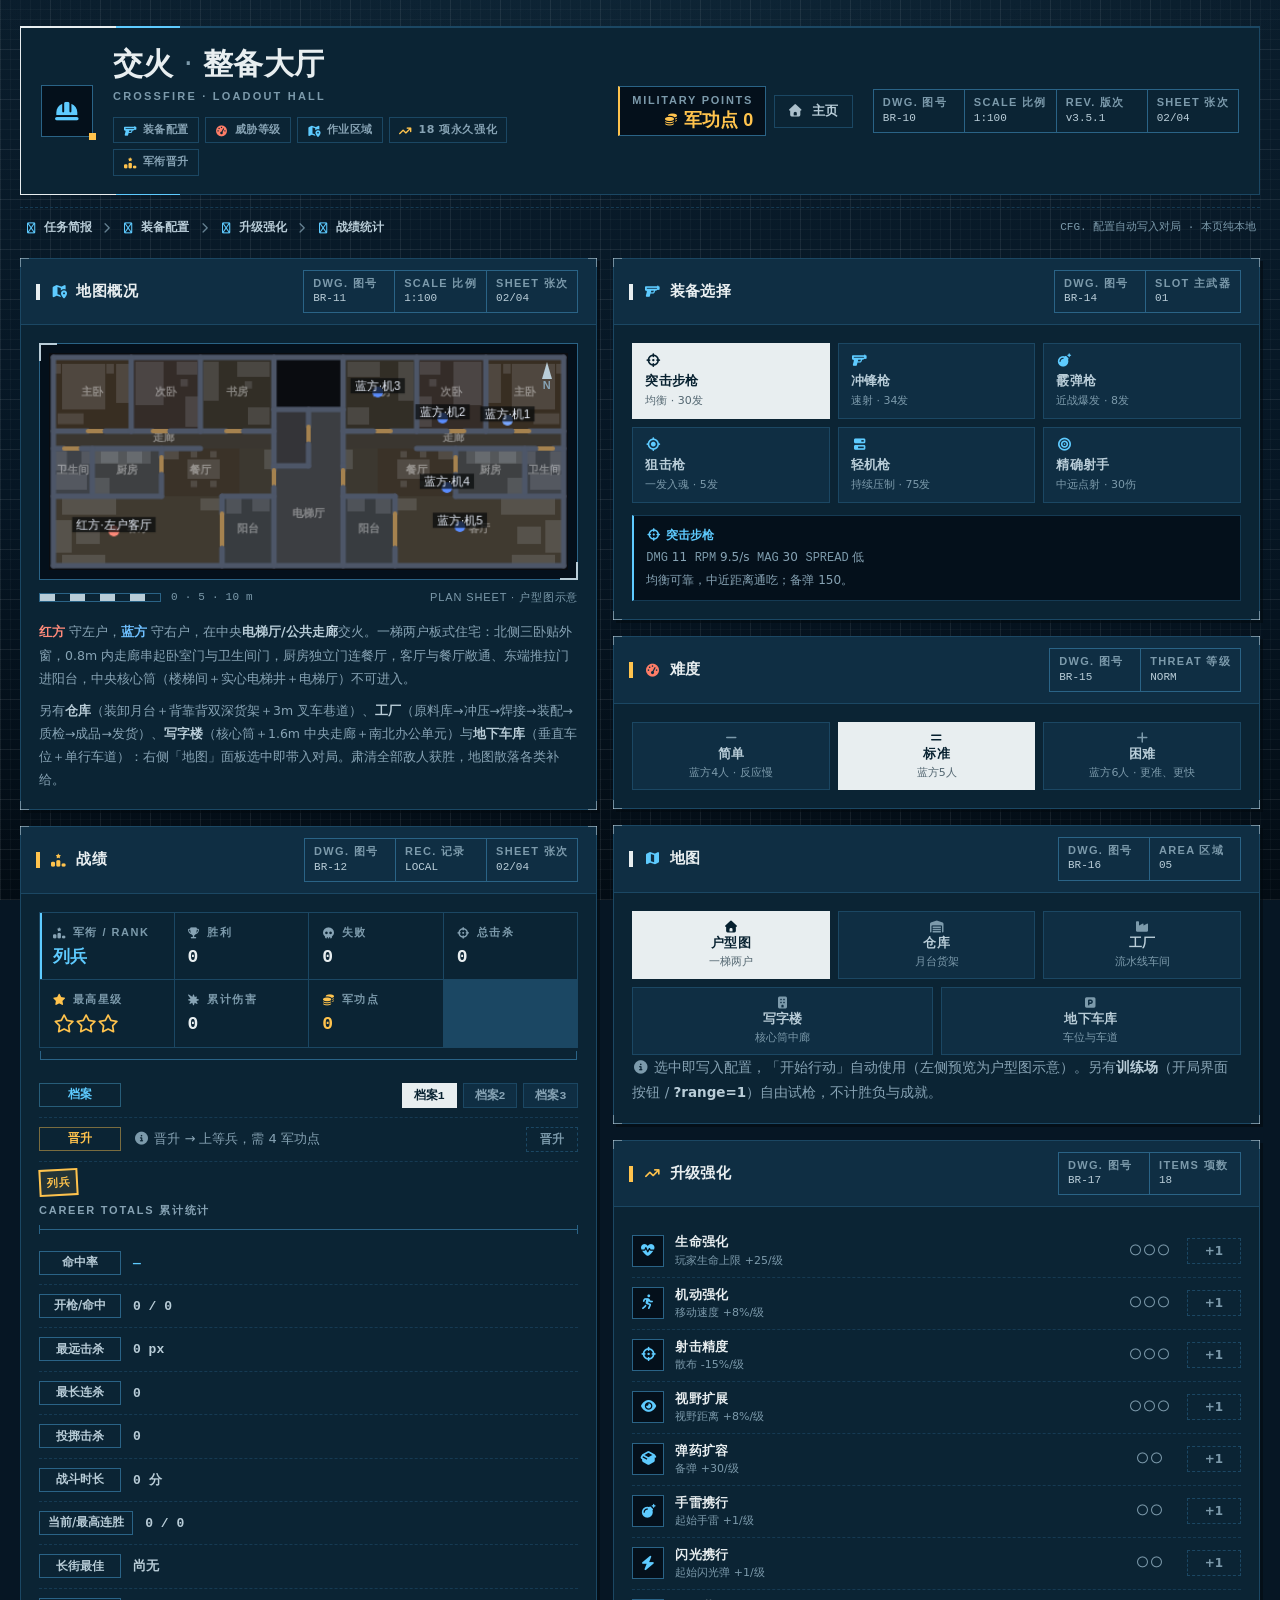
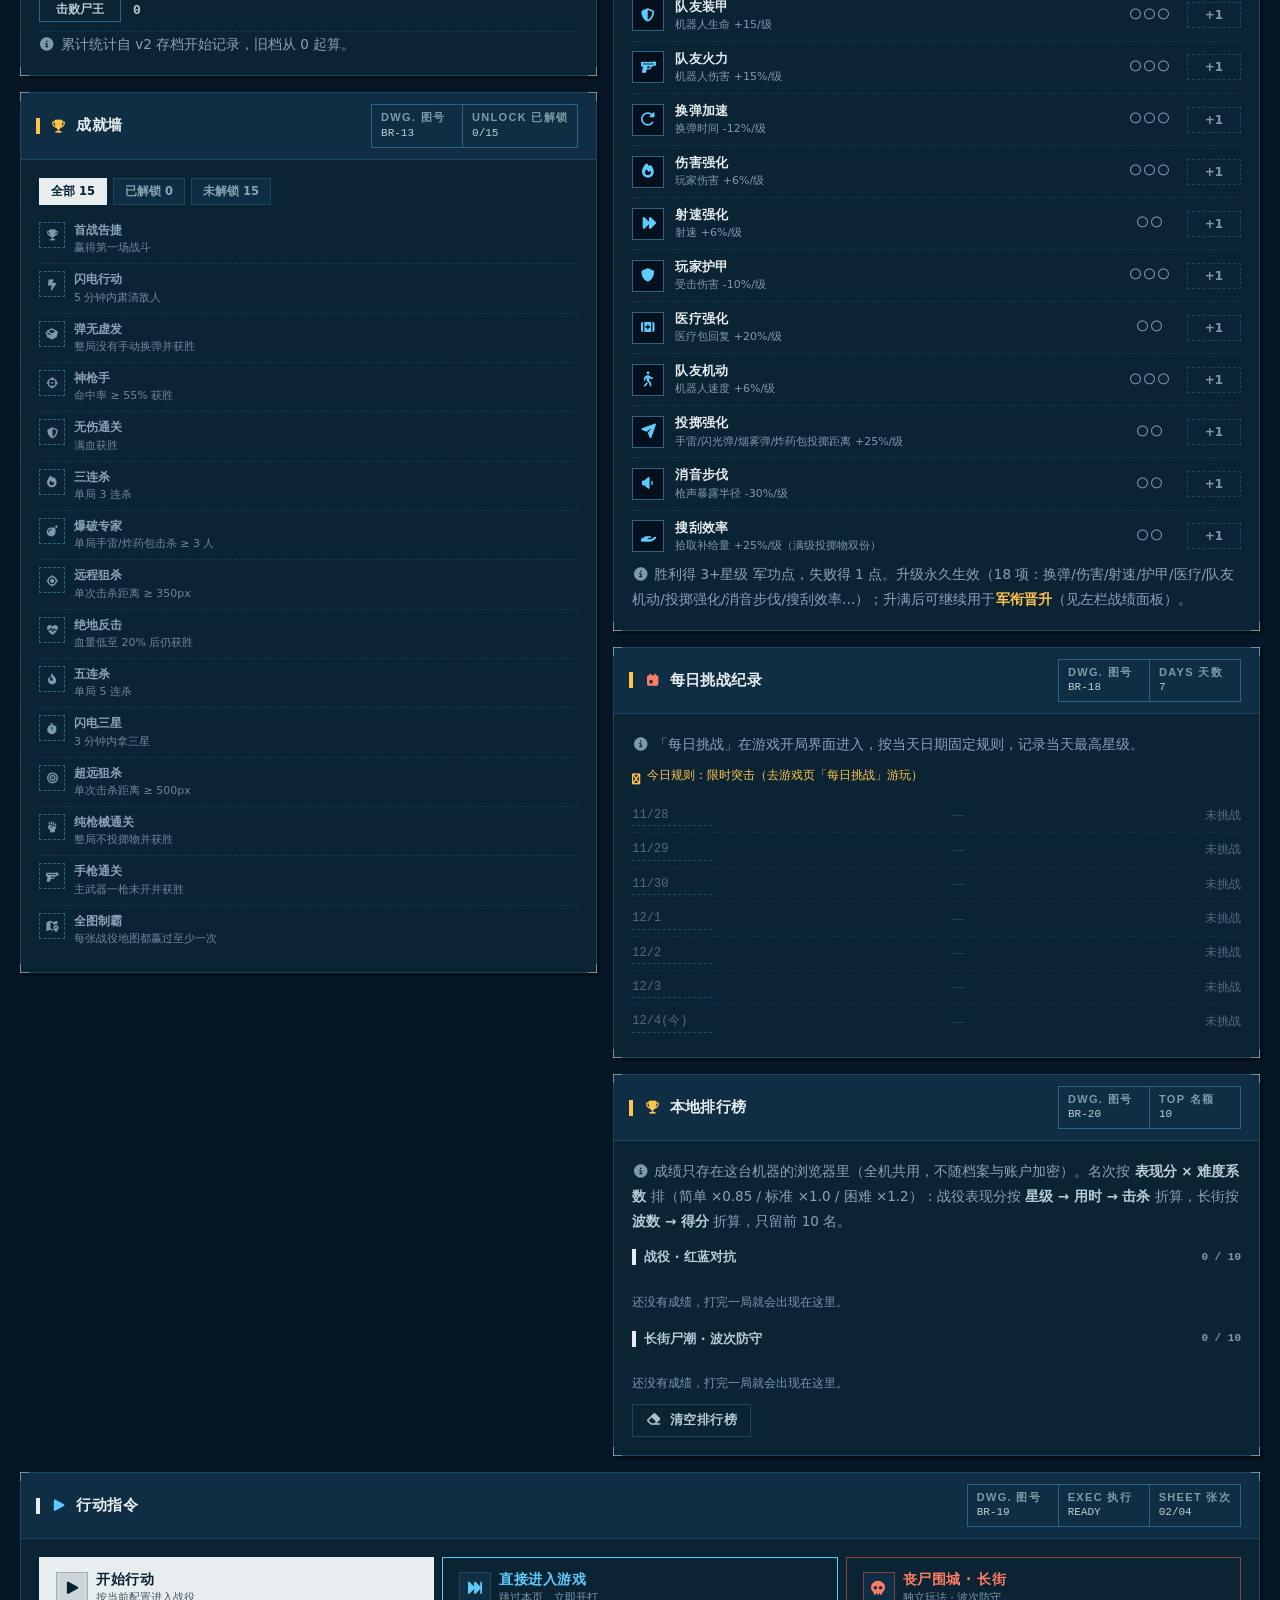
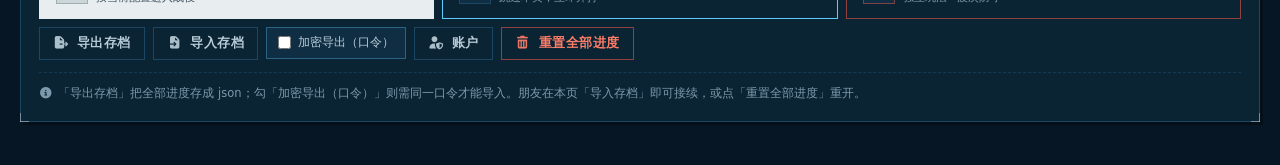
<file: Root/game/breach/game/hub.html>
<!DOCTYPE html>
<html lang="zh-CN">
<head>
<meta charset="UTF-8">
<meta name="viewport" content="width=device-width, initial-scale=1, viewport-fit=cover">
<title>交火 · 整备大厅</title>
<link rel="stylesheet" href="../fontawesome-free-7.3.1-web/css/all.min.css">
<link rel="icon" href="../photo.ico" type="image/x-icon">
<style>
/* ============================================================================
   交火 · 整备大厅 —— 「突入作业图 / BREACH WORKS DRAWING SET」视觉系统
   ----------------------------------------------------------------------------
   世界设定: 整套界面 = 一叠摊在制图台上的突入作业图纸(蓝晒底 + 象牙白描线)。
     · 每个面板是一张"图纸"(sheet): 图框 + 四角对位标记 + 图签栏(图号/比例/张次)。
     · 每条数据是一次"标注": 尺寸链 / 引线 / 编号 / 注记。
     · 状态用线型表达: 实线=正常, 点划线=未达成, 剖面线=危险, 象牙白实底=当前/选中。
     · 红蜡笔只表危险与失败, 黄蜡笔只表军功点/星级/可购买/波次, 二者都不铺面积。
     · 纯 CSS 零网络: 无外部字体与图片, 图标走本地 FontAwesome, 不使用 emoji。
     · 令牌与语法见 AI_README.md「界面视觉系统」一节; 旧变量名全部保留并重新赋色(页面/JS 行内仍在引用)。
     · 可读性下限: 功能性文字一律 >= 11px; 深色前景统一走 --ink; 侧边强调条统一 2px。
   ============================================================================ */
:root{
  /* —— 纸面(蓝晒底): 由外到内逐层变亮 —— */
  --bg-canvas:#061624;
  --inset:#04101b;
  --surface:#0b2434;
  --surface-2:#0f2e43;
  --surface-3:#153c56;
  --border:#1b4763;
  --border-soft:#153a53;
  --border-strong:#2a6386;
  /* —— 墨线(象牙白, 微暖) —— */
  --fg:#e8eef0;
  --fg-2:#b9cdd8;
  --fg-muted:#87a3b4;
  --fg-subtle:#7c9aab;
  /* —— 象牙白实底上的深色墨(唯一允许的深色前景) —— */
  --ink:#06202f;
  /* —— 蓝晒高亮: 选中 / 主动作 / 焦点 / 链接 —— */
  --accent:#5ecbff;
  --accent-2:#8bdcff;
  --accent-fg:var(--ink);
  --accent-sub:rgba(94,203,255,.10);
  --accent-line:rgba(94,203,255,.34);
  /* —— 蜡笔标注 —— */
  --yellow:#ffc34d;
  --yellow-2:#ffae1a;
  --red:#ff5b47;
  --red-2:#ff7d67;
  --green:#4fd18b;
  --lime:#b9e04a;
  /* —— 阵营(与游戏页 TEAM_COLORS 同口径, 仅示意图与文案强调) —— */
  --red-side:#ff8a7a;
  --blue-side:#6fc0ff;
  /* —— 字体链(离线逐字回退) —— */
  --latin:"Bahnschrift SemiCondensed","Bahnschrift","Arial Narrow","Roboto Condensed","Oswald","Microsoft YaHei",sans-serif;
  --latin-label:"Bahnschrift","Arial Narrow","Roboto Condensed","Oswald","Microsoft YaHei",sans-serif;
  --mono:Consolas,"Cascadia Mono","JetBrains Mono","SF Mono",Menlo,monospace;
  --track-caps:.08em;
  --track-overline:.16em;
  --dur-fast:150ms; --dur-normal:250ms;
  --ease:cubic-bezier(.2,.8,.2,1);
  /* 旧变量别名(必须保留: 页面与 JS 行内仍在使用) */
  --gold:var(--accent); --txt:var(--fg); --muted:var(--fg-muted); --dim:var(--fg-muted);
  --panel-top:var(--surface-2); --panel-sat:var(--surface-2); --line:var(--border);
  --chip:var(--surface-2); --chip-line:var(--border-strong);
  --blue:var(--accent); --cyan:var(--accent);
}
html,body{margin:0;min-height:100%;background:var(--bg-canvas);color:var(--fg);
  font-family:"Microsoft YaHei","PingFang SC","Noto Sans SC",system-ui,sans-serif;
  font-size:15px;line-height:1.7;-webkit-user-select:none;user-select:none;}
/* 制图网格: 10px 细格 + 50px 粗格 + 边缘压暗, 全部纯 CSS 渐变 */
body{background-color:var(--bg-canvas);
  background-image:
    repeating-linear-gradient(90deg,rgba(232,238,240,.030) 0 1px,transparent 1px 10px),
    repeating-linear-gradient(0deg,rgba(232,238,240,.030) 0 1px,transparent 1px 10px),
    repeating-linear-gradient(90deg,rgba(232,238,240,.055) 0 1px,transparent 1px 50px),
    repeating-linear-gradient(0deg,rgba(232,238,240,.055) 0 1px,transparent 1px 50px),
    radial-gradient(1200px 500px at 50% -10%,rgba(94,203,255,.06),transparent 60%),
    linear-gradient(180deg,#0a1d2c 0%,var(--bg-canvas) 55%,#030c14 100%);
  background-attachment:fixed;}
:focus-visible{outline:2px solid var(--accent);outline-offset:2px;}
.hidden{display:none !important;}

/* ===== 装饰原子 ===== */
.overline{font-family:var(--latin);font-size:11px;font-weight:700;text-transform:uppercase;
  letter-spacing:var(--track-overline);color:var(--fg-muted);font-variant-numeric:lining-nums;}
.en{font-family:var(--latin);text-transform:uppercase;letter-spacing:var(--track-caps);
  font-weight:700;font-variant-numeric:lining-nums;}
.num{font-family:var(--mono);font-weight:700;letter-spacing:0;font-variant-numeric:tabular-nums;}
.mono{font-family:var(--mono);font-variant-numeric:tabular-nums;}
.slash{color:var(--accent);font-weight:400;opacity:.8;margin:0 8px;}
/* 剖切符号(分区标题前的短粗线) */
.tick{display:inline-block;width:4px;height:16px;background:var(--fg);flex:none;vertical-align:middle;}
.tick.warn{background:var(--yellow);}
.tick.dim{background:var(--border-strong);}
/* 编号方块(替代旧角标三角: 直角, 带一根引线) */
.xref{position:relative;flex:none;width:26px;height:26px;display:inline-flex;align-items:center;
  justify-content:center;border:1px solid var(--border-strong);background:var(--inset);
  font-family:var(--mono);font-size:11px;font-weight:700;color:var(--fg-2);letter-spacing:0;}
/* 剖面线: 只用于危险/禁用/施工中 */
.hatch{background-image:repeating-linear-gradient(45deg,
  rgba(232,238,240,.16) 0 1px,transparent 1px 7px);}
.hatch-danger{background-image:repeating-linear-gradient(45deg,
  rgba(255,91,71,.42) 0 2px,transparent 2px 8px);}
/* 点划线: 未达成 / 规划中 / 未解锁 */
.phantom{border-bottom:1px dashed var(--border-strong);}
/* 象牙白实底反转块 = "当前/选中" 的最终表达 */
.inverse{background:var(--fg);color:var(--ink);font-weight:700;}
.code{background:var(--fg);color:var(--ink);font-weight:700;font-family:var(--mono);}
/* 菱形项目符号(旧母题, 保留) */
.dia{display:inline-block;width:6px;height:6px;background:var(--accent);
  transform:rotate(45deg);flex:none;margin-right:8px;}
.dia.dim{background:var(--fg-subtle);}
.dia.yellow{background:var(--yellow);}
/* 引线注记: 小箭头 + 斜置文字(模拟现场手批) */
.lead{position:relative;padding-left:14px;font-size:11.5px;color:var(--fg-muted);line-height:1.7;}
.lead::before{content:"";position:absolute;left:0;top:.72em;width:9px;height:1px;background:var(--fg-subtle);}
.lead::after{content:"";position:absolute;left:0;top:.72em;width:4px;height:4px;
  border-left:1px solid var(--fg-subtle);border-bottom:1px solid var(--fg-subtle);
  transform:translateY(-2.5px) rotate(45deg);}
.lead b{color:var(--fg-2);}
/* 尺寸链: 端部刻度 + 数值线 */
.dim{position:relative;height:1px;background:var(--border-strong);margin:18px 0 14px;}
.dim::before,.dim::after{content:"";position:absolute;top:-4px;width:1px;height:9px;background:var(--border-strong);}
.dim::before{left:0;} .dim::after{right:0;}
/* 星级图标复用 .dim 时不能吃"尺寸线"的 1px 高与两端刻度：星形在 ::before 上 */
i.fa-star.dim{position:static;display:inline-block;width:auto;height:auto;background:none;
  margin:0 1px;border:0;vertical-align:middle;}
i.fa-star.dim::before{content:"\f005";font-family:"Font Awesome 7 Free";font-weight:inherit;
  position:static;display:inline-block;width:auto;height:auto;background:none;border:0;transform:none;margin:0;}
i.fa-star.dim::after{display:none!important;}
.dim.tight{margin:6px 0 12px;}
.note-i{color:var(--fg-subtle);margin-right:5px;}

/* ===== 图纸(sheet): 面板根 ===== */
.sheet{position:relative;background:var(--surface);border:1px solid var(--border);margin-bottom:0;
  box-shadow:3px 3px 0 rgba(3,10,16,.55);}
/* 四角对位标记(L 形直角刻度, 8 层渐变拼出, 无额外 DOM) */
.sheet::before{content:"";position:absolute;inset:-1px;pointer-events:none;
  --mk:rgba(232,238,240,.42);
  background:
    linear-gradient(var(--mk),var(--mk)) 0 0/9px 1px no-repeat,
    linear-gradient(var(--mk),var(--mk)) 0 0/1px 9px no-repeat,
    linear-gradient(var(--mk),var(--mk)) 100% 0/9px 1px no-repeat,
    linear-gradient(var(--mk),var(--mk)) 100% 0/1px 9px no-repeat,
    linear-gradient(var(--mk),var(--mk)) 0 100%/9px 1px no-repeat,
    linear-gradient(var(--mk),var(--mk)) 0 100%/1px 9px no-repeat,
    linear-gradient(var(--mk),var(--mk)) 100% 100%/9px 1px no-repeat,
    linear-gradient(var(--mk),var(--mk)) 100% 100%/1px 9px no-repeat;}
.sheet-head{display:flex;align-items:center;gap:11px;padding:11px 18px 11px 15px;
  background:var(--surface-2);border-bottom:1px solid var(--border);}
.sheet-head .t{font-size:15px;font-weight:700;letter-spacing:.03em;color:var(--fg);min-width:0;
  display:inline-flex;align-items:center;gap:9px;}
.sheet-head .t i{color:var(--accent);font-size:13px;}
.sheet-body{padding:18px;}
.sheet-body>p{font-size:13.5px;color:var(--fg-muted);line-height:1.85;margin:0 0 12px;}
.sheet-body>p:last-child{margin-bottom:0;}
.sheet-body>p b{color:var(--fg-2);font-weight:700;}

/* 图签栏(右下角小格: 图号 / 比例 / 张次) */
.tb{display:flex;align-items:stretch;border:1px solid var(--border-strong);margin-left:auto;flex:none;}
.tb-i{padding:5px 9px 6px;border-left:1px solid var(--border-strong);min-width:72px;}
.tb-i:first-child{border-left:0;}
.tb-k{display:block;font-family:var(--latin);font-size:11px;font-weight:700;line-height:1.4;
  text-transform:uppercase;letter-spacing:.12em;color:var(--fg-subtle);}
.tb-v{display:block;font-family:var(--mono);font-size:11px;line-height:1.4;color:var(--fg-2);}

/* ===== 按钮 ===== */
button{font-family:inherit;border-radius:0;}
.btn{position:relative;display:inline-flex;align-items:center;justify-content:center;gap:8px;
  padding:10px 18px;font-size:13.5px;font-weight:700;letter-spacing:.04em;
  background:var(--surface-3);color:var(--fg);border:1px solid var(--border-strong);
  border-radius:0;cursor:pointer;
  transition:background var(--dur-fast) var(--ease),color var(--dur-fast) var(--ease),border-color var(--dur-fast) var(--ease);}
.btn:hover{background:#1b4869;border-color:var(--fg-subtle);}
.btn:active{background:var(--surface-2);}
.btn i{font-size:12.5px;opacity:.92;}
/* 主动作: 象牙白实底(图纸上的"最终确认"标记) */
.btn-primary{background:var(--fg);color:var(--ink);border-color:var(--fg);}
.btn-primary:hover{background:#fff;color:var(--ink);border-color:#fff;}
.btn-primary i{color:var(--ink);opacity:1;}
/* 次动作: 蓝晒高亮描边 */
.btn-accent{background:transparent;color:var(--accent);border-color:var(--accent);}
.btn-accent:hover{background:var(--accent-sub);border-color:var(--accent-2);color:var(--accent-2);}
/* 危险: 红蜡笔 */
.btn-danger{background:transparent;color:var(--red-2);border-color:rgba(255,91,71,.55);}
.btn-danger:hover{background:rgba(255,91,71,.13);border-color:var(--red-2);color:#ff9d8a;}
.btn-ghost{background:transparent;color:var(--fg-2);border-color:var(--border);}
.btn-ghost:hover{background:var(--surface-2);color:var(--fg);border-color:var(--border-strong);}
.btn-sm{padding:7px 13px;font-size:12.5px;}
/* 大动作块(旧写法: .ico + .bx > small) */
.btn-block{padding:12px 16px;justify-content:flex-start;}
.btn-block .ico{width:30px;height:30px;flex:none;display:flex;align-items:center;justify-content:center;
  background:var(--surface-2);border:1px solid var(--border);font-size:14px;}
.btn-block .ico i{font-size:14px;color:var(--accent);opacity:1;}
.btn-block .bx{flex:1;text-align:left;line-height:1.35;min-width:0;}
.btn-block .bx small{display:block;font-size:11px;font-weight:400;color:var(--fg-subtle);
  letter-spacing:0;margin-top:2px;}
.btn-primary .bx small{color:var(--ink);opacity:.74;}
.btn-primary .ico{background:rgba(6,32,47,.12);border-color:rgba(6,32,47,.22);}
.btn-primary .ico i{color:var(--ink);}
.btn-danger .ico{border-color:rgba(255,91,71,.45);}
.btn-danger .ico i{color:var(--red-2);}
.btn-accent .ico i{color:var(--accent);}

/* ===== 图头(masthead) ===== */
.board{max-width:1400px;margin:0 auto;padding:26px 20px 0;}
.masthead{position:relative;display:flex;align-items:center;gap:20px;flex-wrap:wrap;
  padding:18px 20px;background:var(--surface);border:1px solid var(--border);
  border-top-width:2px;
  border-image:linear-gradient(to right,var(--fg) 96px,var(--accent) 96px 160px,var(--border) 160px) 2 1 1 1;}
.masthead .mark{width:50px;height:50px;flex:none;display:flex;align-items:center;justify-content:center;
  background:var(--inset);border:1px solid var(--border-strong);color:var(--accent);font-size:21px;position:relative;}
.masthead .mark::after{content:"";position:absolute;right:-4px;bottom:-4px;width:7px;height:7px;background:var(--yellow);}
.masthead .htxt{flex:1;min-width:250px;}
.masthead h1{margin:0;font-size:30px;line-height:1.2;font-weight:800;letter-spacing:.01em;color:var(--fg);}
.masthead h1 span{color:var(--fg-subtle);font-weight:400;}
.masthead .hen{font-family:var(--latin);font-size:11px;font-weight:700;text-transform:uppercase;
  letter-spacing:.2em;color:var(--fg-subtle);margin-top:5px;font-variant-numeric:lining-nums;}
.masthead .hmeta{display:flex;gap:6px;flex-wrap:wrap;align-items:center;margin-top:11px;}
.tagchip{display:inline-flex;align-items:center;gap:6px;padding:3px 9px;font-size:11px;font-weight:700;
  letter-spacing:.05em;background:transparent;border:1px solid var(--border);color:var(--fg-muted);}
.tagchip i{font-size:11px;color:var(--accent);}
.tagchip.y i{color:var(--yellow);}
.tagchip.r i{color:var(--red-2);}
.mutil{display:flex;align-items:center;gap:8px;flex-wrap:wrap;flex:none;}
.purse{display:flex;flex-direction:column;align-items:flex-end;padding:4px 12px;background:var(--inset);
  border:1px solid var(--border-strong);border-left-width:2px;border-left-color:var(--yellow);}
.purse .pk{font-family:var(--latin);font-size:11px;font-weight:700;text-transform:uppercase;
  letter-spacing:var(--track-overline);color:var(--fg-subtle);}
.purse .pv{display:flex;align-items:center;gap:6px;font-family:var(--latin-label);font-size:18px;
  font-weight:700;color:var(--yellow);line-height:1.2;font-variant-numeric:lining-nums tabular-nums;}
.purse .pv i{font-size:12px;}
/* 索引条(标注式航线) */
.crumb{display:flex;align-items:center;gap:8px;flex-wrap:wrap;font-size:11.5px;color:var(--fg-subtle);
  margin-top:12px;padding:10px 4px 0;border-top:1px dashed var(--border-soft);}
.crumb b{display:inline-flex;align-items:center;gap:6px;color:var(--fg-2);font-weight:700;}
.crumb b i{color:var(--accent);font-size:11px;font-weight:400;}
.crumb .ar{color:var(--fg-subtle);font-size:11px;opacity:.8;}
.crumb .tail{margin-left:auto;font-family:var(--mono);font-size:11px;color:var(--fg-subtle);}

/* ===== 布局 ===== */
main{max-width:1400px;margin:0 auto;padding:20px 20px 44px;}
.layout{display:grid;grid-template-columns:minmax(0,1fr) minmax(0,1.12fr);gap:16px;align-items:start;}
.col{display:flex;flex-direction:column;gap:16px;min-width:0;}

/* ===== 地图概况 ===== */
.mapframe{position:relative;padding:9px;background:var(--inset);border:1px solid var(--border-strong);}
.mapframe::before,.mapframe::after{content:"";position:absolute;pointer-events:none;}
.mapframe::before{left:-1px;top:-1px;width:16px;height:16px;
  border-left:2px solid var(--fg-2);border-top:2px solid var(--fg-2);}
.mapframe::after{right:-1px;bottom:-1px;width:16px;height:16px;
  border-right:2px solid var(--fg-2);border-bottom:2px solid var(--fg-2);}
#mapPrev{display:block;width:100%;background:#04101b;}
.north{position:absolute;right:18px;top:18px;width:24px;height:32px;pointer-events:none;z-index:1;}
.north::before{content:"";position:absolute;left:50%;top:0;transform:translateX(-50%);width:0;height:0;
  border-left:5px solid transparent;border-right:5px solid transparent;border-bottom:17px solid var(--fg-2);}
.north::after{content:"N";position:absolute;left:50%;bottom:0;transform:translateX(-50%);
  font-family:var(--latin);font-size:11px;font-weight:700;letter-spacing:.1em;color:var(--fg-muted);}
.scalewrap{display:flex;align-items:center;gap:10px;flex-wrap:wrap;margin-top:8px;}
.scalebar{position:relative;flex:none;width:120px;height:7px;border:1px solid var(--border-strong);
  background:repeating-linear-gradient(90deg,var(--fg-2) 0 15px,transparent 15px 30px);}
.scalewrap .sc{font-family:var(--mono);font-size:11px;color:var(--fg-subtle);letter-spacing:.02em;}
.scalewrap .sc.right{margin-left:auto;font-family:var(--latin);text-transform:uppercase;letter-spacing:var(--track-caps);}
.brief{margin-top:14px;}
.brief p{font-size:12.5px;color:var(--fg-muted);line-height:1.85;margin:0 0 9px;}
.brief p:last-child{margin-bottom:0;}
.brief b{color:var(--fg-2);}
.side-red{color:var(--red-side);font-weight:700;}
.side-blue{color:var(--blue-side);font-weight:700;}

/* ===== 标注行(键值): .krow > .kk + .kv ===== */
.krow{display:flex;gap:12px;align-items:flex-start;padding:9px 0;border-bottom:1px dashed var(--border-soft);}
.krow:last-child{border-bottom:0;}
.krow .kk{flex:none;min-width:64px;height:22px;display:inline-flex;align-items:center;justify-content:center;gap:4px;
  padding:0 8px;font-size:11.5px;line-height:1;font-weight:700;
  background:transparent;border:1px solid var(--border-strong);color:var(--fg-2);}
.krow .kk i{font-size:11px;color:var(--fg-subtle);}
.krow .kk.red{color:var(--red-side);border-color:rgba(255,138,122,.45);}
.krow .kk.blue{color:var(--blue-side);border-color:rgba(111,192,255,.45);}
.krow .kk.accent{color:var(--accent);border-color:var(--accent-line);}
.krow .kk.yellow{color:var(--yellow);border-color:rgba(255,195,77,.45);}
.krow .kv{flex:1;min-width:0;font-size:13px;color:var(--fg-muted);line-height:1.8;}
.krow .kv b{color:var(--fg-2);font-weight:700;font-family:var(--mono);font-variant-numeric:tabular-nums;}
.krow .kv b.hi{color:var(--accent);}
.krow .kv b.gold{color:var(--yellow);}

/* ===== 尺寸链式指标格 ===== */
.statgrid{position:relative;display:grid;grid-template-columns:repeat(auto-fit,minmax(118px,1fr));gap:1px;
  background:var(--border);border:1px solid var(--border);}
.statgrid::after{content:"";position:absolute;left:0;right:0;bottom:-13px;height:9px;pointer-events:none;
  background:
    linear-gradient(var(--border-strong),var(--border-strong)) 0 8px/100% 1px no-repeat,
    linear-gradient(var(--border-strong),var(--border-strong)) 0 0/1px 9px no-repeat,
    linear-gradient(var(--border-strong),var(--border-strong)) 100% 0/1px 9px no-repeat;}
.stat{position:relative;background:var(--surface);padding:10px 13px 11px;min-width:0;}
.stat .k{display:flex;align-items:center;gap:6px;font-family:var(--latin);font-size:11px;font-weight:700;
  text-transform:uppercase;letter-spacing:.14em;color:var(--fg-subtle);}
.stat .k i{font-size:11px;color:var(--fg-muted);}
.stat .v{font-family:var(--mono);font-size:18px;font-weight:700;line-height:1.25;margin-top:4px;
  color:var(--fg);letter-spacing:0;font-variant-numeric:tabular-nums;}
.stat.rank .v{font-size:17px;color:var(--accent);font-family:var(--latin-label);}
.stat.gold .v{color:var(--yellow);}
.stat.gold .k i{color:var(--yellow);}
.stat.rank::before{content:"";position:absolute;left:0;top:0;bottom:0;width:2px;background:var(--accent);}
.statgrid-gap{margin-bottom:26px;}

/* ===== 装备选择 ===== */
.weaponRow{display:grid;grid-template-columns:repeat(3,1fr);gap:8px;}
.wbtn{position:relative;display:flex;flex-direction:column;align-items:flex-start;gap:3px;
  padding:10px 12px;background:var(--surface-2);color:var(--fg-muted);border:1px solid var(--border);
  border-radius:0;cursor:pointer;text-align:left;
  transition:background var(--dur-fast) var(--ease),color var(--dur-fast) var(--ease),border-color var(--dur-fast) var(--ease);}
.wbtn:hover{background:var(--surface-3);color:var(--fg);}
.wbtn i.wi{font-size:13px;color:var(--accent);margin-bottom:2px;}
.wbtn .wn{font-size:13px;font-weight:700;color:var(--fg-2);letter-spacing:.02em;}
.wbtn small{font-size:11px;color:var(--fg-subtle);}
/* 选中 = 象牙白实底(当前武器) */
.wbtn.sel{background:var(--fg);border-color:var(--fg);}
.wbtn.sel .wn{color:var(--ink);}
.wbtn.sel i.wi{color:var(--ink);}
.wbtn.sel small{color:var(--ink);opacity:.66;}
.wbtn.sel:hover{background:#fff;}
.wbtn>.fa-solid,.wbtn>.fas{display:block;font-size:13px;color:var(--accent);margin-bottom:2px;}
.weaponInfo{margin-top:12px;font-size:12px;color:var(--fg-muted);line-height:1.8;
  background:var(--inset);border:1px solid var(--border-soft);border-left:2px solid var(--accent);
  padding:9px 12px;min-height:52px;}
.weaponInfo b{color:var(--accent);font-weight:700;}

/* ===== 难度 / 地图选择 ===== */
.diffRow{display:flex;gap:8px;flex-wrap:wrap;}
.diffBtn{position:relative;flex:1 1 0;min-width:88px;display:flex;flex-direction:column;align-items:center;
  gap:2px;padding:9px 8px;background:var(--surface-2);color:var(--fg-muted);border:1px solid var(--border);
  border-radius:0;cursor:pointer;
  transition:background var(--dur-fast) var(--ease),color var(--dur-fast) var(--ease),border-color var(--dur-fast) var(--ease);}
.diffBtn:hover{background:var(--surface-3);color:var(--fg);}
.diffBtn i{font-size:12px;color:var(--fg-subtle);}
.diffBtn .dn{font-size:12.5px;font-weight:700;color:var(--fg-2);letter-spacing:.02em;}
.diffBtn small{font-size:11px;color:var(--fg-subtle);letter-spacing:0;text-align:center;}
.diffBtn.sel{background:var(--fg);border-color:var(--fg);}
.diffBtn.sel i,.diffBtn.sel .dn{color:var(--ink);}
.diffBtn.sel small{color:var(--ink);opacity:.66;}
.diffBtn.sel:hover{background:#fff;}

/* ===== 升级强化行 ===== */
.upRow{display:flex;align-items:center;gap:11px;padding:8px 0;border-bottom:1px dashed var(--border-soft);font-size:12.5px;}
.upRow:last-child{border-bottom:0;}
.upRow.max{opacity:.72;}
.upIcon{width:30px;height:30px;flex:none;display:flex;align-items:center;justify-content:center;
  background:var(--inset);border:1px solid var(--border-strong);color:var(--accent);font-size:13.5px;}
.upInfo{flex:1;line-height:1.45;min-width:0;}
.upInfo .nm{color:var(--fg);font-weight:700;letter-spacing:.02em;}
.upInfo .ds{font-size:11px;color:var(--fg-subtle);margin-top:1px;}
.pips{flex:none;min-width:50px;text-align:center;font-size:11px;letter-spacing:3px;color:var(--yellow);}
.pips .off{color:var(--fg-subtle);}
/* 已满级 = 象牙白实底(完成标记) + 点划线行尾 */
.upRow.max .upIcon{background:var(--fg);border-color:var(--fg);color:var(--ink);}
.upRow.max .upInfo .nm{color:var(--fg-2);border-bottom:1px dashed var(--border-strong);}
.upBtn{flex:none;min-width:54px;padding:5px 11px;font-size:12px;font-weight:700;background:var(--inset);
  color:var(--yellow);border:1px solid rgba(255,195,77,.5);border-radius:0;cursor:pointer;
  transition:background var(--dur-fast) var(--ease),color var(--dur-fast) var(--ease),border-color var(--dur-fast) var(--ease);}
.upBtn:hover:not(:disabled){background:rgba(255,195,77,.13);border-color:var(--yellow);}
.upBtn:disabled{background:transparent;color:var(--fg-subtle);border:1px dashed var(--border);cursor:not-allowed;}
.upBtn.maxed{background:transparent;color:var(--fg-subtle);border:1px dashed var(--border-strong);cursor:default;}

/* ===== 成就墙 ===== */
.achFilterRow{display:flex;gap:6px;flex-wrap:wrap;margin:0 0 10px;}
.fbtn{padding:5px 11px;font-size:11.5px;font-weight:600;background:var(--surface-2);color:var(--fg-muted);
  border:1px solid var(--border);border-radius:0;cursor:pointer;
  transition:background var(--dur-fast) var(--ease),color var(--dur-fast) var(--ease);}
.fbtn:hover{background:var(--surface-3);color:var(--fg);}
.fbtn.sel{background:var(--fg);color:var(--ink);border-color:var(--fg);font-weight:700;}
.fbtn.sel:hover{background:#fff;}
#achFilter{margin:0 0 10px;}
.achRow{display:flex;align-items:flex-start;gap:9px;padding:7px 0;border-bottom:1px dashed var(--border-soft);font-size:12px;}
.achRow:last-child{border-bottom:0;}
/* 未解锁 = 点划线空框; 已解锁 = 象牙白实底 */
.achRow .ac{width:24px;height:24px;flex:none;display:flex;align-items:center;justify-content:center;
  background:transparent;border:1px dashed var(--border-strong);color:var(--fg-subtle);font-size:11px;}
.achRow .ai{flex:1;line-height:1.45;min-width:0;}
.achRow .ai .an{color:var(--fg-muted);font-weight:600;}
.achRow .ai .ad{font-size:11px;color:var(--fg-subtle);opacity:.85;margin-top:1px;}
.achRow.on .ai .an{color:var(--fg);}
.achRow.on .ai .ad{color:var(--fg-muted);opacity:1;}
.achRow.on .ac{background:var(--fg);border:1px solid var(--fg);color:var(--ink);}
.achRow .aSt{flex:none;font-size:11px;font-weight:700;color:var(--green);letter-spacing:.06em;align-self:center;}

/* ===== 每日挑战纪录 ===== */
#dlToday{font-size:11.5px;color:var(--yellow);margin:0 0 10px;line-height:1.7;
  display:flex;gap:7px;align-items:flex-start;}
#dlToday::before{content:"\f073";font-family:"Font Awesome 7 Free";font-weight:900;color:var(--yellow);
  font-size:11px;margin-top:4px;flex:none;}
.dlRow{display:flex;justify-content:space-between;align-items:center;gap:8px;padding:6px 0;
  border-bottom:1px dashed var(--border-soft);font-size:12px;color:var(--fg-muted);}
.dlRow:last-child{border-bottom:0;}
.dlRow .dlD{color:var(--fg-2);font-weight:600;font-family:var(--mono);font-size:12px;min-width:80px;}
.dlRow b{color:var(--yellow);font-weight:600;letter-spacing:2px;}
.dlRow .dlT{color:var(--fg-subtle);font-size:11.5px;font-family:var(--mono);}
/* 未挑战 = 点划线 + 压暗 */
.dlRow.none{opacity:.62;}
.dlRow.none .dlD{color:var(--fg-subtle);font-weight:400;border-bottom:1px dashed var(--border-strong);}

/* ===== 军衔晋升 ===== */
.rankBtn{flex:none;padding:4px 13px;font-size:11.5px;font-weight:700;background:transparent;
  color:var(--yellow);border:1px solid rgba(255,195,77,.45);border-radius:0;cursor:pointer;
  transition:background var(--dur-fast) var(--ease),border-color var(--dur-fast) var(--ease);}
.rankBtn:hover:not(:disabled){background:rgba(255,195,77,.13);border-color:var(--yellow);}
.rankBtn:disabled{color:var(--fg-subtle);border:1px dashed var(--border);cursor:not-allowed;}
.rankInfo{font-size:11px;color:var(--fg-subtle);line-height:1.8;margin:8px 0 0;}
.rankInfo b{color:var(--fg-2);}
/* ===== 军衔印章列(晋升 = 盖钢印) ===== */
.stampRow{display:flex;flex-wrap:wrap;gap:5px;margin:7px 0 2px;min-height:22px;}
.stampRow .stamp{position:relative;font-family:var(--latin-label);font-size:11px;font-weight:700;
  letter-spacing:.06em;color:var(--red-2);border:2px solid var(--red-2);padding:2px 6px;
  background:rgba(255,91,71,.06);transform:rotate(-3deg);}
.stampRow .stamp.now{color:var(--yellow);border-color:var(--yellow);background:rgba(255,195,77,.10);}
/* 新盖下的那一枚: 一次性的"盖章"动作(落下 → 微微回弹) */
.stampRow .stamp.fresh{animation:stampIn .45s var(--ease) 1 both;}
@keyframes stampIn{
  0%{transform:rotate(-15deg) scale(2.1);opacity:0;}
  55%{transform:rotate(-4deg) scale(.93);opacity:1;}
  100%{transform:rotate(-3deg) scale(1);opacity:1;}}

/* ===== 档案槽位 ===== */
#slotBtns{display:flex;gap:6px;flex-wrap:wrap;justify-content:flex-end;}
.slotBtn{padding:4px 11px;font-size:11.5px;font-weight:600;background:var(--surface-2);color:var(--fg-muted);
  border:1px solid var(--border);border-radius:0;cursor:pointer;
  transition:background var(--dur-fast) var(--ease),color var(--dur-fast) var(--ease);}
.slotBtn:hover{background:var(--surface-3);color:var(--fg);}
.slotBtn.sel{background:var(--fg);color:var(--ink);border-color:var(--fg);font-weight:700;}
.slotBtn.sel:hover{background:#fff;}

/* ===== 行动指令 ===== */
.actions{grid-column:1/-1;}
.actions .spread{display:flex;gap:8px;flex-wrap:wrap;}
.actions .spread+.spread{margin-top:8px;}
.actions .note{font-size:11.5px;color:var(--fg-subtle);line-height:1.8;margin:12px 0 0;
  padding-top:10px;border-top:1px dashed var(--border-soft);}
.actions .note i{margin-right:5px;}
/* v3.1: 「加密导出」开关 —— 与图纸风格一致的直角细框 + 原生 checkbox */
.encToggle{display:inline-flex;align-items:center;gap:7px;height:30px;padding:0 11px;cursor:pointer;
  border:1px solid var(--border-strong);background:var(--surface-2);color:var(--fg-2);
  font-size:11.5px;user-select:none;}
.encToggle:hover{border-color:var(--accent);color:var(--fg);}
.encToggle input{width:13px;height:13px;margin:0;accent-color:var(--accent);cursor:pointer;}
.encToggle.on{border-color:var(--accent);color:var(--fg);}
/* ===== v3.2: 账户模态框样式(主页与整备大厅共用同一份) ===== */
/* 主页/整备大厅原本没有 .overlay/.card/.hidden 这些类(它们不是覆盖层式页面), 所以模态框自带骨架 */
#acctOverlay{position:fixed;inset:0;z-index:40;display:flex;align-items:center;justify-content:center;
  padding:22px;overflow:auto;background:rgba(4,12,20,.82);}
#acctOverlay.hidden{display:none!important;}
#acctOverlay .acctCard{position:relative;width:min(520px,92vw);margin:auto;padding:22px 26px 24px;
  background:var(--surface-2);border:1px solid var(--border-strong);border-top-width:2px;
  box-shadow:0 18px 44px rgba(0,0,0,.5);}
#acctOverlay .acctTb{display:flex;align-items:stretch;margin:0 0 14px;}
#acctOverlay h1{margin:0 0 12px;font-size:19px;font-weight:800;letter-spacing:.02em;color:var(--fg);}
#acctOverlay h1 i{color:var(--accent);margin-right:8px;}
.acctCard{width:min(520px,92vw);}
.acctStat{display:flex;align-items:center;gap:8px;font-size:12px;color:var(--fg-muted);margin:0 0 12px;line-height:1.65;}
.acctStat b{color:var(--fg);}
.acctList{display:flex;flex-direction:column;gap:6px;margin:0 0 12px;}
.acctRow{display:flex;align-items:center;gap:9px;padding:9px 11px;cursor:pointer;text-align:left;
  border:1px solid var(--border-strong);background:var(--surface-2);color:var(--fg-2);font-size:12.5px;}
.acctRow:hover{border-color:var(--accent);color:var(--fg);}
.acctRow.on{border-color:var(--accent);background:var(--inset);color:var(--fg);}
.acctRow i{color:var(--fg-subtle);}
.acctRow.on i{color:var(--accent);}
.acctRow small{margin-left:auto;color:var(--fg-subtle);font-size:11px;}
.acctField{display:flex;align-items:center;gap:9px;margin:0 0 9px;}
.acctField span{width:64px;flex:none;font-size:12px;color:var(--fg-muted);}
.acctField input{flex:1;min-width:0;height:30px;padding:0 9px;border:1px solid var(--border-strong);
  background:var(--inset);color:var(--fg);font-size:12.5px;font-family:inherit;}
.acctField input:focus{outline:none;border-color:var(--accent);}
.acctActions{display:flex;gap:8px;flex-wrap:wrap;margin-top:12px;}
.acctMsg{min-height:18px;font-size:12px;margin:0 0 10px;color:var(--fg-muted);}
.acctMsg.bad{color:var(--red-2);}
.acctMsg.ok{color:var(--green);}
.acctHint{font-size:11.5px;color:var(--fg-subtle);line-height:1.75;margin:10px 0 0;}
/* ===== v3.2: 本地排行榜样式(主页与整备大厅共用同一份) ===== */
.bdNote{font-size:11.5px;color:var(--fg-subtle);line-height:1.75;margin:0 0 10px;}
.bdWrap{display:flex;flex-direction:column;gap:16px;}
.bdHead{display:flex;align-items:center;gap:8px;font-size:12.5px;font-weight:700;color:var(--fg-2);margin:0 0 8px;}
.bdCount{margin-left:auto;font-family:var(--mono);font-size:11px;color:var(--fg-subtle);}
.bdList{list-style:none;margin:0;padding:0;display:flex;flex-direction:column;gap:4px;}
.bdList li{display:flex;align-items:center;gap:9px;padding:6px 9px;border:1px solid var(--border);background:var(--surface-2);font-size:12px;}
.bdList li:first-child{border-color:var(--yellow);}
.bdRank{width:14px;text-align:center;color:var(--fg-subtle);flex:none;}
.bdList li:first-child .bdRank{color:var(--yellow);}
.bdWho{width:64px;flex:none;color:var(--fg-2);overflow:hidden;text-overflow:ellipsis;white-space:nowrap;}
.bdMain{display:flex;align-items:center;gap:8px;flex:1 1 auto;min-width:0;font-family:var(--mono);color:var(--fg);}
.bdSub{font-size:11px;color:var(--fg-subtle);flex:0 1 auto;min-width:0;overflow:hidden;text-overflow:ellipsis;white-space:nowrap;}
.bdStar{color:var(--yellow);font-size:11px;margin-right:1px;}
.bdStar.dim{color:var(--border-strong);}
.bdKill,.bdScore,.bdEvac,.bdBoss{display:inline-flex;align-items:center;gap:4px;color:var(--fg-muted);font-size:11.5px;}
.bdEvac{color:var(--green);}
.bdBoss{color:var(--red-2);}
.bdEmpty{font-size:12px;color:var(--fg-subtle);margin:0;}
.bdActions{margin-top:10px;}
.bdStars{display:inline-flex;}

/* ===== 轻提示 ===== */
.toast{position:fixed;left:50%;top:16px;transform:translateX(-50%);z-index:9;pointer-events:none;
  display:flex;align-items:center;gap:9px;padding:9px 18px;background:var(--surface-2);
  border:1px solid var(--border-strong);border-left:2px solid var(--accent);color:var(--fg);
  font-size:12.5px;font-weight:600;opacity:0;transition:opacity var(--dur-fast) var(--ease);
  box-shadow:6px 6px 0 rgba(3,10,16,.6);}
/* 图标由 CSS 伪元素提供: 提示文案仍写在 .toast 的 textContent 里(测试与读屏都读得到) */
.toast::before{content:"\f05a";font-family:"Font Awesome 7 Free";font-weight:900;
  color:var(--accent);font-size:12px;}
.toast.show{opacity:1;}

/* ===== 响应式 ===== */
@media (max-width:1120px){
  .layout{grid-template-columns:1fr;}
  .weaponRow{grid-template-columns:repeat(2,1fr);}
}
@media (max-width:639px){
  .board{padding:14px 12px 0;}
  main{padding:14px 12px 30px;}
  .masthead{padding:14px 14px;gap:14px;}
  .masthead h1{font-size:21px;}
  .masthead .mark{width:42px;height:42px;font-size:17px;}
  .masthead .tb{display:none;}
  .sheet-head{flex-wrap:wrap;gap:9px;}
  .diffBtn{flex:1 1 40%;}
  .weaponRow{grid-template-columns:1fr;}
  .stat .v{font-size:16px;}
}
/* 无障碍: 尊重系统"减少动态效果"偏好 */
@media (prefers-reduced-motion: reduce){
  .btn,.wbtn,.diffBtn,.fbtn,.slotBtn,.upBtn,.rankBtn,.toast{transition:none;}
  .stampRow .stamp,.stampRow .stamp.fresh{animation:none;}
}

/* ============================================================================
   移动端重写 · MOBILE FIELD CONSOLE
   ----------------------------------------------------------------------------
   手机端不再把两栏图纸硬挤成一栏：改成「一张整备摘要 + 四个拇指分页」。
   桌面仍保留完整的两栏作业图；本层只在窄屏接管排布、皮肤与分页。
   ============================================================================ */
.mob-topbar,.mob-hub-hero,.mob-hub-go,.mob-nav{display:none;}
@media (max-width:960px){
  *,*::before,*::after{box-sizing:border-box;}
  :root{--mob-r:18px;--mob-card:#0a1e2c;--mob-card-2:#0d2739;--mob-line:rgba(94,203,255,.16);--mob-line-2:rgba(232,238,240,.10);}
  html{scroll-behavior:smooth;}
  body{
    font-size:14px;line-height:1.62;
    padding-bottom:calc(142px + env(safe-area-inset-bottom));
    background-color:#050f18;
    background-image:
      radial-gradient(420px 300px at 84% -8%,rgba(94,203,255,.16),transparent 72%),
      radial-gradient(300px 260px at -6% 18%,rgba(255,195,77,.06),transparent 70%),
      repeating-linear-gradient(90deg,rgba(232,238,240,.028) 0 1px,transparent 1px 24px),
      repeating-linear-gradient(0deg,rgba(232,238,240,.028) 0 1px,transparent 1px 24px),
      linear-gradient(180deg,#081724 0%,#050f18 52%,#030a10 100%);
    background-attachment:scroll;
  }
  .board{display:none;}

  .mob-topbar{
    display:flex;align-items:center;justify-content:space-between;gap:10px;
    position:sticky;top:0;z-index:36;
    padding:calc(8px + env(safe-area-inset-top)) 14px 8px;
    background:rgba(5,15,24,.88);border-bottom:1px solid var(--mob-line);
    -webkit-backdrop-filter:blur(18px);backdrop-filter:blur(18px);
  }
  .mob-brand{display:flex;align-items:center;gap:10px;min-width:0;text-decoration:none;color:var(--fg);}
  .mob-mark{width:36px;height:36px;flex:none;display:flex;align-items:center;justify-content:center;
    border:1px solid rgba(94,203,255,.5);border-radius:11px;color:var(--accent);font-size:13px;
    background:linear-gradient(145deg,rgba(94,203,255,.18),rgba(4,16,27,.9));}
  .mob-bt{display:flex;flex-direction:column;min-width:0;line-height:1.15;}
  .mob-bt b{font-size:17px;font-weight:800;letter-spacing:.02em;}
  .mob-bt small{font-family:var(--latin);font-size:8.5px;font-weight:700;letter-spacing:.16em;
    color:var(--fg-subtle);margin-top:3px;white-space:nowrap;overflow:hidden;text-overflow:ellipsis;}
  .mob-topmeta{display:flex;align-items:center;gap:6px;flex:none;}
  .mob-pill{display:inline-flex;align-items:center;gap:5px;height:30px;padding:0 9px;
    border:1px solid var(--mob-line);border-radius:9px;background:rgba(10,30,44,.7);
    font-size:10.5px;font-weight:700;color:var(--fg-2);}
  .mob-pill i{font-size:10px;color:var(--accent);}
  .mob-pill.gold{border-color:rgba(255,195,77,.28);}
  .mob-pill.gold i,.mob-pill.gold b{color:var(--yellow);}
  .mob-pill.gold b{font-family:var(--mono);font-variant-numeric:tabular-nums;}
  .mob-iconbtn{width:38px;height:38px;flex:none;display:inline-flex;align-items:center;justify-content:center;
    border:1px solid var(--mob-line);border-radius:11px;background:rgba(10,30,44,.7);
    color:var(--fg-2);font-size:13px;}
  .mob-iconbtn:active{transform:scale(.94);background:var(--surface-3);}

  main{padding:12px 14px 10px;max-width:none;}
  .mob-hub-hero{display:block;position:relative;overflow:hidden;margin:0 0 12px;
    padding:16px 15px 14px;border:1px solid var(--mob-line);border-radius:24px;
    background:
      radial-gradient(240px 160px at 92% 8%,rgba(94,203,255,.2),transparent 70%),
      linear-gradient(158deg,#103349 0%,#0a2133 46%,#07141f 100%);
    box-shadow:0 18px 40px rgba(0,0,0,.36),inset 0 1px 0 rgba(255,255,255,.06);}
  .mob-hub-hero::before{content:"";position:absolute;inset:0;pointer-events:none;opacity:.55;
    background:
      repeating-linear-gradient(90deg,transparent 0 31px,rgba(94,203,255,.06) 31px 32px),
      repeating-linear-gradient(0deg,transparent 0 31px,rgba(94,203,255,.06) 31px 32px);}
  .mob-hub-hero::after{content:"";position:absolute;right:-38px;top:-38px;width:126px;height:126px;
    border:1px solid rgba(94,203,255,.24);border-radius:50%;pointer-events:none;
    box-shadow:0 0 0 22px rgba(94,203,255,.035),0 0 0 44px rgba(94,203,255,.02);}
  .mob-hero-top{position:relative;display:flex;align-items:center;justify-content:space-between;gap:10px;}
  .mob-kicker{font-family:var(--latin);font-size:9px;font-weight:700;letter-spacing:.2em;
    text-transform:uppercase;color:var(--accent);}
  .mob-live{display:inline-flex;align-items:center;gap:5px;font-size:9.5px;font-weight:700;color:var(--green);}
  .mob-live i{font-size:6px;}
  .mob-hub-hero h2{position:relative;margin:9px 0 2px;font-size:31px;line-height:1.05;font-weight:800;
    letter-spacing:-.02em;}
  .mob-hub-hero h2 em{font-style:normal;color:var(--accent);}
  .mob-hub-hero>p{position:relative;margin:0 0 12px;font-size:11.5px;color:var(--fg-muted);}
  .mob-hub-grid{position:relative;display:grid;grid-template-columns:repeat(3,1fr);gap:1px;
    border:1px solid var(--mob-line);border-radius:13px;overflow:hidden;background:var(--mob-line);}
  .mob-hub-grid>div{background:rgba(4,16,27,.55);padding:8px 9px;}
  .mob-hub-grid span{display:block;font-size:8.5px;font-weight:700;letter-spacing:.08em;
    color:var(--fg-subtle);text-transform:uppercase;}
  .mob-hub-grid b{display:block;margin-top:2px;font-size:12px;font-weight:700;color:var(--fg);
    white-space:nowrap;overflow:hidden;text-overflow:ellipsis;}
  .mob-hub-grid b.gold{color:var(--yellow);font-family:var(--mono);}

  /* 单栏 + 分页 */
  .layout{display:flex;flex-direction:column;align-items:stretch;gap:10px;}
  .col{display:contents;}
  .layout [data-mob]{display:none;}
  .layout [data-mob].mob-on{display:block;}
  #secLoadout{order:1;} #secDiff{order:2;} #secMapPick{order:3;} #secMapView{order:4;}
  #secUpgrade{order:1;} #secStats{order:1;} #secAch{order:2;} #secDaily{order:3;}
  #secBoard{order:1;} #secActions{order:2;}

  /* 图纸 → 卡片 */
  .sheet{margin:0;border:1px solid var(--mob-line);border-radius:20px;overflow:hidden;
    background:linear-gradient(170deg,var(--mob-card),#081722 72%);
    box-shadow:0 12px 30px rgba(0,0,0,.24);}
  .sheet::before{display:none;}
  .sheet-head{padding:12px 14px;background:rgba(13,39,57,.72);border-bottom:1px solid var(--mob-line);}
  .sheet-head .t{font-size:13px;gap:8px;}
  .sheet-head .t i{font-size:11px;}
  .sheet-head .tb{display:none;}
  .sheet-body{padding:14px;}
  .sheet-body>p{font-size:11.5px;line-height:1.7;margin-bottom:9px;}
  .tick{width:3px;height:14px;border-radius:2px;}

  .mapframe{padding:7px;border-radius:14px;border-color:var(--mob-line);background:#04101b;}
  .mapframe::before,.mapframe::after{width:12px;height:12px;}
  #mapPrev{width:100%;height:auto;border-radius:8px;}
  .north{right:12px;top:12px;transform:scale(.9);transform-origin:top right;}
  .scalewrap{gap:8px;margin-top:7px;}
  .scalebar{width:100px;height:6px;}
  .scalewrap .sc{font-size:9.5px;}
  .scalewrap .sc.right{display:none;}
  .brief{margin-top:10px;}
  .brief p{font-size:11.5px;line-height:1.7;margin-bottom:7px;}

  /* 指标 */
  .statgrid{grid-template-columns:repeat(2,1fr);gap:1px;border-radius:14px;overflow:hidden;
    border-color:var(--mob-line);background:var(--mob-line);}
  .statgrid::after{display:none;}
  .stat{padding:9px 10px;background:var(--mob-card-2);}
  .stat .k{font-size:8.5px;letter-spacing:.08em;}
  .stat .v{font-size:18px;margin-top:2px;}
  .stat.rank .v{font-size:14px;}
  #stStars .fas.fa-star{color:var(--yellow);}
  .statgrid-gap{margin-bottom:12px;}

  .krow{display:grid;grid-template-columns:48px 1fr auto;gap:8px;padding:8px 0;align-items:center;}
  .krow .kk{width:48px;min-width:0;height:20px;padding:0 3px;font-size:9px;}
  .krow .kv{font-size:11.5px;line-height:1.6;}
  .krow .kv b{font-size:11.5px;}
  .rankBtn{min-height:38px;padding:0 12px;border-radius:9px;}
  .rankInfo{font-size:10px;line-height:1.6;}
  .stampRow{margin:6px 0 2px;}
  .stampRow .stamp{font-size:9px;padding:1px 5px;}
  .overline{font-size:9px;}
  .dim.tight{margin:4px 0 8px;}

  /* 装备 */
  .weaponRow{grid-template-columns:repeat(2,1fr);gap:7px;}
  .wbtn{min-height:82px;padding:10px 11px;border-radius:13px;border-color:var(--mob-line);
    background:var(--mob-card-2);}
  .wbtn .wn{font-size:13px;}
  .wbtn small{font-size:10px;line-height:1.4;}
  .wbtn i.wi,.wbtn>.fa-solid,.wbtn>.fas{font-size:15px;margin-bottom:3px;}
  .weaponInfo{margin-top:9px;border-radius:11px;font-size:11px;line-height:1.65;min-height:0;padding:9px 10px;}

  /* 难度 / 地图 */
  .diffRow{display:grid;grid-template-columns:repeat(3,1fr);gap:6px;}
  .diffBtn{min-width:0;min-height:64px;padding:8px 4px;border-radius:12px;border-color:var(--mob-line);
    background:var(--mob-card-2);}
  .diffBtn .dn{font-size:11.5px;}
  .diffBtn small{font-size:9px;line-height:1.35;}
  .diffBtn i{font-size:10px;}

  /* 升级 */
  #upgradeList{display:flex;flex-direction:column;}
  .upRow{display:grid;grid-template-columns:34px 1fr auto;grid-template-areas:"i n b" "i p b";
    gap:0 9px;padding:9px 0;align-items:center;}
  .upIcon{grid-area:i;width:34px;height:34px;border-radius:10px;font-size:12px;}
  .upInfo{grid-area:n;}
  .upInfo .nm{font-size:12px;}
  .upInfo .ds{font-size:9.5px;line-height:1.45;margin-top:1px;}
  .pips{grid-area:p;text-align:left;font-size:9px;letter-spacing:2px;min-width:0;margin-top:2px;}
  .upBtn{grid-area:b;min-width:54px;min-height:40px;padding:0 9px;border-radius:10px;font-size:11px;}

  /* 成就 / 每日 / 榜单 */
  .achFilterRow{gap:5px;margin-bottom:9px;overflow-x:auto;flex-wrap:nowrap;padding-bottom:2px;scrollbar-width:none;}
  .achFilterRow::-webkit-scrollbar{display:none;}
  .fbtn{flex:none;min-height:36px;border-radius:9px;font-size:10.5px;}
  #achFilter{margin-bottom:9px;}
  .achRow{gap:8px;padding:8px 0;}
  .achRow .ac{width:26px;height:26px;border-radius:7px;font-size:10px;}
  .achRow .ai .an{font-size:11.5px;}
  .achRow .ai .ad{font-size:9.5px;line-height:1.45;}
  .achRow .aSt{font-size:9px;}
  #dlToday{font-size:10px;line-height:1.55;}
  .dlRow{padding:7px 0;font-size:11px;}
  .dlRow .dlD{font-size:10.5px;min-width:66px;}
  .dlRow .dlT{font-size:9.5px;}
  .bdNote{font-size:10px;line-height:1.6;}
  .bdList li{display:grid;grid-template-columns:20px 56px 1fr;gap:4px 8px;padding:8px 9px;
    border-radius:10px;background:var(--mob-card-2);border-color:var(--mob-line);}
  .bdWho{font-size:10.5px;width:56px;}
  .bdMain{font-size:10.5px;flex-wrap:wrap;gap:4px 7px;}
  .bdSub{width:100%;font-size:9px;}
  .bdActions .btn{width:100%;min-height:44px;border-radius:11px;}

  /* 行动指令 */
  #secActions #btnGo{display:none;}
  .actions{grid-column:auto;}
  .actions .spread{display:flex;flex-direction:column;gap:7px;}
  .actions .spread+.spread{margin-top:7px;}
  .actions .btn{width:100%;min-height:48px;justify-content:flex-start;border-radius:12px;font-size:12px;}
  .actions .btn-block .ico{width:32px;height:32px;border-radius:9px;}
  .actions .note{font-size:10px;line-height:1.6;}
  .encToggle{width:100%;height:44px;justify-content:center;border-radius:11px;font-size:11px;}
  #slotBtns{justify-content:flex-start;gap:5px;}
  .slotBtn{min-height:36px;border-radius:9px;font-size:10.5px;}

  /* 固定主行动 + 底部导航 */
  .mob-hub-go{
    display:flex;align-items:center;justify-content:space-between;gap:10px;
    position:fixed;left:12px;right:12px;bottom:calc(72px + env(safe-area-inset-bottom));z-index:33;
    min-height:56px;padding:8px 14px;border:1px solid var(--fg);border-radius:16px;
    background:var(--fg);color:var(--ink);box-shadow:0 12px 28px rgba(0,0,0,.45);
    font-family:inherit;text-align:left;
    transition:transform .12s var(--ease);}
  .mob-hub-go:active{transform:scale(.98);}
  .mob-hub-go span{display:flex;flex-direction:column;line-height:1.2;}
  .mob-hub-go b{font-size:14px;font-weight:800;}
  .mob-hub-go small{font-size:9.5px;font-weight:600;opacity:.6;margin-top:2px;}
  .mob-hub-go>i{width:34px;height:34px;display:inline-flex;align-items:center;justify-content:center;
    border-radius:50%;background:rgba(6,32,47,.12);font-size:12px;}
  .mob-nav{
    display:grid;grid-template-columns:repeat(4,1fr);gap:2px;
    position:fixed;left:0;right:0;bottom:0;z-index:34;
    padding:6px 10px calc(6px + env(safe-area-inset-bottom));
    background:rgba(5,15,24,.94);border-top:1px solid var(--mob-line);
    -webkit-backdrop-filter:blur(20px);backdrop-filter:blur(20px);
  }
  .mob-nav-i{display:flex;flex-direction:column;align-items:center;justify-content:center;gap:3px;
    min-height:48px;border:0;border-radius:12px;background:transparent;color:var(--fg-subtle);
    font-family:inherit;font-size:9.5px;font-weight:600;cursor:pointer;
    transition:background .15s var(--ease),color .15s var(--ease),transform .12s var(--ease);}
  .mob-nav-i i{font-size:16px;}
  .mob-nav-i.is-on{color:var(--accent);background:rgba(94,203,255,.10);}
  .mob-nav-i:active{transform:scale(.94);}

  .toast{top:calc(56px + env(safe-area-inset-top));max-width:92vw;font-size:11px;padding:8px 13px;
    border-radius:11px;z-index:38;box-shadow:0 8px 22px rgba(0,0,0,.4);}

  /* 账户弹层 */
  #acctOverlay{padding:0;align-items:flex-end;z-index:50;}
  #acctOverlay .acctCard{width:100%;max-width:none;max-height:92dvh;overflow:auto;
    padding:18px 16px calc(18px + env(safe-area-inset-bottom));border-radius:22px 22px 0 0;
    border-top-width:2px;}
  #acctOverlay h1{font-size:18px;}
  .acctField input{height:44px;font-size:16px;border-radius:9px;}
  .acctRow{min-height:44px;border-radius:10px;}
  .acctActions .btn{min-height:44px;flex:1;border-radius:11px;}
  .acctHint{font-size:10.5px;}

  @media (prefers-reduced-motion: reduce){
    .mob-hub-go,.mob-nav-i,.wbtn,.diffBtn,.upBtn{transition:none;}
  }
}
@media (min-width:640px) and (max-width:960px){
  .weaponRow{grid-template-columns:repeat(3,1fr);}
  .diffRow{grid-template-columns:repeat(5,1fr);}
  .layout{max-width:720px;margin:0 auto;}
}
@media (max-width:960px) and (orientation:landscape) and (max-height:520px){
  .mob-hub-hero{display:none;}
  main{padding-top:8px;}
  .mob-hub-go{min-height:48px;bottom:calc(64px + env(safe-area-inset-bottom));}
  .mob-hub-go small{display:none;}
  .mob-hub-go b{font-size:13px;}
  .mob-hub-go>i{width:30px;height:30px;}
  .weaponRow{grid-template-columns:repeat(3,1fr);}
  .diffRow{grid-template-columns:repeat(5,1fr);}
  .layout{max-width:none;}
}
</style>
</head>
<body>
<noscript><p style="margin:16px;font-size:14px;">整备大厅需要启用 JavaScript 才能运行（纯本地，无需联网）。</p></noscript>
<div class="toast" id="toast" role="status" aria-live="polite"></div>

<!-- 移动端顶部终端条（桌面隐藏） -->
<div class="mob-topbar" id="mobHubTop">
  <a class="mob-brand" href="../index.html" aria-label="返回主页">
    <span class="mob-mark"><i class="fas fa-arrow-left"></i></span>
    <span class="mob-bt"><b>整备大厅</b><small id="mobHubCrumb">LOADOUT / BR-10</small></span>
  </a>
  <div class="mob-topmeta">
    <span class="mob-pill gold"><i class="fas fa-coins"></i><b id="mobHubPts">0</b></span>
    <button class="mob-iconbtn" type="button" data-mob-click="btnHome" aria-label="主页"><i class="fas fa-house"></i></button>
  </div>
</div>

<header class="board">
  <div class="masthead">
    <div class="mark"><i class="fas fa-helmet-safety"></i></div>
    <div class="htxt">
      <h1>交火<span> · </span>整备大厅</h1>
      <div class="hen">Crossfire · Loadout Hall</div>
      <div class="hmeta">
        <span class="tagchip"><i class="fas fa-gun"></i>装备配置</span>
        <span class="tagchip r"><i class="fas fa-gauge-high"></i>威胁等级</span>
        <span class="tagchip"><i class="fas fa-map-location-dot"></i>作业区域</span>
        <span class="tagchip y"><i class="fas fa-arrow-trend-up"></i>18 项永久强化</span>
        <span class="tagchip y"><i class="fas fa-ranking-star"></i>军衔晋升</span>
      </div>
    </div>
    <div class="mutil">
      <div class="purse">
        <span class="pk">Military Points</span>
        <span class="pv"><i class="fas fa-coins"></i><span id="pts">军功点 0</span></span>
      </div>
      <button class="btn btn-ghost btn-sm" id="btnHome"><i class="fas fa-house"></i>主页</button>
    </div>
    <div class="tb">
      <div class="tb-i"><span class="tb-k">DWG. 图号</span><span class="tb-v">BR-10</span></div>
      <div class="tb-i"><span class="tb-k">SCALE 比例</span><span class="tb-v">1:100</span></div>
      <div class="tb-i"><span class="tb-k">REV. 版次</span><span class="tb-v">v3.5.1</span></div>
      <div class="tb-i"><span class="tb-k">SHEET 张次</span><span class="tb-v">02/04</span></div>
    </div>
  </div>

  <div class="crumb">
    <b><i class="fas fa-clipboard-list"></i>任务简报</b><i class="fas fa-chevron-right ar"></i>
    <b><i class="fas fa-gun"></i>装备配置</b><i class="fas fa-chevron-right ar"></i>
    <b><i class="fas fa-arrow-trend-up"></i>升级强化</b><i class="fas fa-chevron-right ar"></i>
    <b><i class="fas fa-chart-line"></i>战绩统计</b>
    <span class="tail">CFG. 配置自动写入对局 · 本页纯本地</span>
  </div>
</header>

<main>
<!-- 移动端整备摘要（桌面隐藏） -->
<section class="mob-hub-hero" aria-label="整备摘要">
  <div class="mob-hero-top">
    <span class="mob-kicker">Loadout / Ready</span>
    <span class="mob-live"><i class="fas fa-circle"></i>本机存档</span>
  </div>
  <h2>整备<em>完成</em></h2>
  <p>检查装备、难度与永久强化，然后出发。</p>
  <div class="mob-hub-grid">
    <div><span>军衔</span><b id="mobHubRank">列兵</b></div>
    <div><span>军功点</span><b class="gold" id="mobHubPts2">0</b></div>
    <div><span>主武器</span><b id="mobHubWeapon">突击步枪</b></div>
  </div>
</section>

<div class="layout">
  <!-- ================= 左栏 ================= -->
  <div class="col">

    <!-- 地图概况 -->
    <section class="sheet mob-on" id="secMapView" data-mob="action">
      <div class="sheet-head">
        <span class="tick"></span>
        <span class="t"><i class="fas fa-map-location-dot"></i>地图概况</span>
        <span class="tb">
          <div class="tb-i"><span class="tb-k">DWG. 图号</span><span class="tb-v">BR-11</span></div>
          <div class="tb-i"><span class="tb-k">SCALE 比例</span><span class="tb-v">1:100</span></div>
          <div class="tb-i"><span class="tb-k">SHEET 张次</span><span class="tb-v">02/04</span></div>
        </span>
      </div>
      <div class="sheet-body">
        <div class="mapframe">
          <div class="north"></div>
          <canvas id="mapPrev" width="480" height="200"></canvas>
        </div>
        <div class="scalewrap">
          <span class="scalebar"></span>
          <span class="sc">0 · 5 · 10 m</span>
          <span class="sc right">Plan Sheet · 户型图示意</span>
        </div>
        <div class="brief">
          <p><span class="side-red">红方</span> 守左户，<span class="side-blue">蓝方</span> 守右户，在中央<b>电梯厅/公共走廊</b>交火。一梯两户板式住宅：北侧三卧贴外窗，0.8m 内走廊串起卧室门与卫生间门，厨房独立门连餐厅，客厅与餐厅敞通、东端推拉门进阳台，中央核心筒（楼梯间＋实心电梯井＋电梯厅）不可进入。</p>
          <p>另有<b>仓库</b>（装卸月台＋背靠背双深货架＋3m 叉车巷道）、<b>工厂</b>（原料库→冲压→焊接→装配→质检→成品→发货）、<b>写字楼</b>（核心筒＋1.6m 中央走廊＋南北办公单元）与<b>地下车库</b>（垂直车位＋单行车道）：右侧「地图」面板选中即带入对局。肃清全部敌人获胜，地图散落各类补给。</p>
        </div>
      </div>
    </section>

    <!-- 战绩 + 累计统计 -->
    <section class="sheet" id="secStats" data-mob="stats">
      <div class="sheet-head">
        <span class="tick warn"></span>
        <span class="t"><i class="fas fa-ranking-star" style="color:var(--yellow);"></i>战绩</span>
        <span class="tb">
          <div class="tb-i"><span class="tb-k">DWG. 图号</span><span class="tb-v">BR-12</span></div>
          <div class="tb-i"><span class="tb-k">REC. 记录</span><span class="tb-v">LOCAL</span></div>
          <div class="tb-i"><span class="tb-k">SHEET 张次</span><span class="tb-v">02/04</span></div>
        </span>
      </div>
      <div class="sheet-body">
        <div class="statgrid statgrid-gap">
          <div class="stat rank"><div class="k"><i class="fas fa-ranking-star"></i>军衔 / Rank</div><div class="v" id="stRank">列兵</div></div>
          <div class="stat"><div class="k"><i class="fas fa-trophy"></i>胜利</div><div class="v" id="stWins">0</div></div>
          <div class="stat"><div class="k"><i class="fas fa-skull"></i>失败</div><div class="v" id="stLosses">0</div></div>
          <div class="stat"><div class="k"><i class="fas fa-crosshairs"></i>总击杀</div><div class="v" id="stKills">0</div></div>
          <div class="stat gold"><div class="k"><i class="fas fa-star"></i>最高星级</div><div class="v" id="stStars"><i class="far fa-star dim"></i><i class="far fa-star dim"></i><i class="far fa-star dim"></i></div></div>
          <div class="stat"><div class="k"><i class="fas fa-burst"></i>累计伤害</div><div class="v" id="stDmg">0</div></div>
          <div class="stat gold"><div class="k"><i class="fas fa-coins"></i>军功点</div><div class="v" id="stPts">0</div></div>
        </div>

        <div class="krow">
          <span class="kk accent">档案</span>
          <span class="kv"><b id="slotBtns"></b></span>
        </div>
        <div class="krow">
          <span class="kk yellow">晋升</span>
          <span class="kv" id="rankInfo">晋升消耗 4 军功点 → 上等兵</span>
          <button class="rankBtn" id="btnRankUp">晋升</button>
        </div>
        <!-- 军衔印章列: 每一级军衔是一枚盖在档案图纸上的钢印(纯 CSS, 无图片) -->
        <div class="stampRow" id="rankStamps" aria-label="军衔晋升记录"></div>

        <span class="overline">Career Totals 累计统计</span>
        <div class="dim tight"></div>
        <div class="krow"><span class="kk">命中率</span><span class="kv"><b class="hi" id="stAcc">—</b></span></div>
        <div class="krow"><span class="kk">开枪/命中</span><span class="kv"><b id="stShots">0 / 0</b></span></div>
        <div class="krow"><span class="kk">最远击杀</span><span class="kv"><b id="stLong">0 px</b></span></div>
        <div class="krow"><span class="kk">最长连杀</span><span class="kv"><b id="stStreak">0</b></span></div>
        <div class="krow"><span class="kk">投掷击杀</span><span class="kv"><b id="stGKills">0</b></span></div>
        <div class="krow"><span class="kk">战斗时长</span><span class="kv"><b id="stTime">0 分</b></span></div>
        <div class="krow"><span class="kk">当前/最高连胜</span><span class="kv"><b id="stWinStreak">0 / 0</b></span></div>
        <div class="krow"><span class="kk">长街最佳</span><span class="kv"><b id="stStreet">尚无</b></span></div>
        <div class="krow"><span class="kk">击败尸王</span><span class="kv"><b id="stBosses">0</b></span></div>
        <p class="rankInfo"><i class="fas fa-circle-info note-i"></i>累计统计自 v2 存档开始记录，旧档从 0 起算。</p>
      </div>
    </section>

    <!-- 成就墙 -->
    <section class="sheet" id="secAch" data-mob="stats">
      <div class="sheet-head">
        <span class="tick warn"></span>
        <span class="t"><i class="fas fa-trophy" style="color:var(--yellow);"></i>成就墙</span>
        <span class="tb">
          <div class="tb-i"><span class="tb-k">DWG. 图号</span><span class="tb-v">BR-13</span></div>
          <div class="tb-i"><span class="tb-k">UNLOCK 已解锁</span><span class="tb-v" id="achCount">0/15</span></div>
        </span>
      </div>
      <div class="sheet-body">
        <div id="achFilter" class="achFilterRow"></div>
        <div id="achList"></div>
      </div>
    </section>
  </div>

  <!-- ================= 右栏 ================= -->
  <div class="col">

    <!-- 装备选择 -->
    <section class="sheet mob-on" id="secLoadout" data-mob="action">
      <div class="sheet-head">
        <span class="tick"></span>
        <span class="t"><i class="fas fa-gun"></i>装备选择</span>
        <span class="tb">
          <div class="tb-i"><span class="tb-k">DWG. 图号</span><span class="tb-v">BR-14</span></div>
          <div class="tb-i"><span class="tb-k">SLOT 主武器</span><span class="tb-v">01</span></div>
        </span>
      </div>
      <div class="sheet-body">
        <div class="weaponRow">
          <button class="wbtn sel" id="btnWAr"><i class="fas fa-crosshairs wi"></i><span class="wn">突击步枪</span><small>均衡 · 30发</small></button>
          <button class="wbtn" id="btnWSmg"><i class="fas fa-gun wi"></i><span class="wn">冲锋枪</span><small>速射 · 34发</small></button>
          <button class="wbtn" id="btnWShotgun"><i class="fas fa-bomb wi"></i><span class="wn">霰弹枪</span><small>近战爆发 · 8发</small></button>
          <button class="wbtn" id="btnWSniper"><i class="fas fa-location-crosshairs wi"></i><span class="wn">狙击枪</span><small>一发入魂 · 5发</small></button>
          <button class="wbtn" id="btnWLmg"><i class="fas fa-bars-progress wi"></i><span class="wn">轻机枪</span><small>持续压制 · 75发</small></button>
          <button class="wbtn" id="btnWDmr"><i class="fas fa-bullseye wi"></i><span class="wn">精确射手</span><small>中远点射 · 30伤</small></button>
        </div>
        <div class="weaponInfo" id="weaponInfo"></div>
      </div>
    </section>

    <!-- 难度 -->
    <section class="sheet mob-on" id="secDiff" data-mob="action">
      <div class="sheet-head">
        <span class="tick warn"></span>
        <span class="t"><i class="fas fa-gauge-high" style="color:var(--red-2);"></i>难度</span>
        <span class="tb">
          <div class="tb-i"><span class="tb-k">DWG. 图号</span><span class="tb-v">BR-15</span></div>
          <div class="tb-i"><span class="tb-k">THREAT 等级</span><span class="tb-v">NORM</span></div>
        </span>
      </div>
      <div class="sheet-body">
        <div class="diffRow">
          <button class="diffBtn" id="diffEasy"><i class="fas fa-minus"></i><span class="dn">简单</span><small>蓝方4人 · 反应慢</small></button>
          <button class="diffBtn sel" id="diffNorm"><i class="fas fa-equals"></i><span class="dn">标准</span><small>蓝方5人</small></button>
          <button class="diffBtn" id="diffHard"><i class="fas fa-plus"></i><span class="dn">困难</span><small>蓝方6人 · 更准、更快</small></button>
        </div>
      </div>
    </section>

    <!-- 地图 -->
    <section class="sheet mob-on" id="secMapPick" data-mob="action">
      <div class="sheet-head">
        <span class="tick"></span>
        <span class="t"><i class="fas fa-map"></i>地图</span>
        <span class="tb">
          <div class="tb-i"><span class="tb-k">DWG. 图号</span><span class="tb-v">BR-16</span></div>
          <div class="tb-i"><span class="tb-k">AREA 区域</span><span class="tb-v">05</span></div>
        </span>
      </div>
      <div class="sheet-body">
        <div class="diffRow">
          <button class="diffBtn sel" id="btnMapHouse"><i class="fas fa-house"></i><span class="dn">户型图</span><small>一梯两户</small></button>
          <button class="diffBtn" id="btnMapWarehouse"><i class="fas fa-warehouse"></i><span class="dn">仓库</span><small>月台货架</small></button>
          <button class="diffBtn" id="btnMapFactory"><i class="fas fa-industry"></i><span class="dn">工厂</span><small>流水线车间</small></button>
        </div>
        <div class="diffRow" style="margin-top:8px;">
          <button class="diffBtn" id="btnMapOffice"><i class="fas fa-building"></i><span class="dn">写字楼</span><small>核心筒中廊</small></button>
          <button class="diffBtn" id="btnMapParking"><i class="fas fa-square-parking"></i><span class="dn">地下车库</span><small>车位与车道</small></button>
        </div>
        <p class="rankInfo"><i class="fas fa-circle-info note-i"></i>选中即写入配置，「开始行动」自动使用（左侧预览为户型图示意）。另有<b>训练场</b>（开局界面按钮 / <b>?range=1</b>）自由试枪，不计胜负与成就。</p>
      </div>
    </section>

    <!-- 升级强化 -->
    <section class="sheet" id="secUpgrade" data-mob="build">
      <div class="sheet-head">
        <span class="tick warn"></span>
        <span class="t"><i class="fas fa-arrow-trend-up" style="color:var(--yellow);"></i>升级强化</span>
        <span class="tb">
          <div class="tb-i"><span class="tb-k">DWG. 图号</span><span class="tb-v">BR-17</span></div>
          <div class="tb-i"><span class="tb-k">ITEMS 项数</span><span class="tb-v">18</span></div>
        </span>
      </div>
      <div class="sheet-body">
        <div id="upgradeList"></div>
        <p class="rankInfo"><i class="fas fa-circle-info note-i"></i>胜利得 3+星级 军功点，失败得 1 点。升级永久生效（18 项：换弹/伤害/射速/护甲/医疗/队友机动/投掷强化/消音步伐/搜刮效率…）；升满后可继续用于<b style="color:var(--yellow);">军衔晋升</b>（见左栏战绩面板）。</p>
      </div>
    </section>

    <!-- 每日挑战纪录 -->
    <section class="sheet" id="secDaily" data-mob="stats">
      <div class="sheet-head">
        <span class="tick warn"></span>
        <span class="t"><i class="fas fa-calendar-day" style="color:var(--red-2);"></i>每日挑战纪录</span>
        <span class="tb">
          <div class="tb-i"><span class="tb-k">DWG. 图号</span><span class="tb-v">BR-18</span></div>
          <div class="tb-i"><span class="tb-k">DAYS 天数</span><span class="tb-v">7</span></div>
        </span>
      </div>
      <div class="sheet-body">
        <p class="rankInfo" style="margin:0 0 9px;"><i class="fas fa-circle-info note-i"></i>「每日挑战」在游戏开局界面进入，按当天日期固定规则，记录当天最高星级。</p>
        <p id="dlToday"></p>
        <div id="dailyList"></div>
      </div>
    </section>
    <!-- 本地排行榜 -->
    <section class="sheet" id="boardSheet" data-mob="more">
      <div class="sheet-head">
        <span class="tick warn"></span>
        <span class="t"><i class="fas fa-trophy" style="color:var(--yellow);"></i>本地排行榜</span>
        <span class="tb">
          <div class="tb-i"><span class="tb-k">DWG. 图号</span><span class="tb-v">BR-20</span></div>
          <div class="tb-i"><span class="tb-k">TOP 名额</span><span class="tb-v">10</span></div>
        </span>
      </div>
      <div class="sheet-body">
        <p class="bdNote"><i class="fas fa-circle-info note-i"></i>成绩只存在这台机器的浏览器里（全机共用，不随档案与账户加密）。名次按 <b>表现分 × 难度系数</b> 排（简单 ×0.85 / 标准 ×1.0 / 困难 ×1.2）：战役表现分按 <b>星级 → 用时 → 击杀</b> 折算，长街按 <b>波数 → 得分</b> 折算，只留前 10 名。</p>
        <div id="boardPanel" class="bdWrap"></div>
        <div class="bdActions"><button class="btn btn-sm btn-ghost" id="btnBoardClear"><i class="fas fa-eraser"></i>清空排行榜</button></div>
      </div>
    </section>
  </div>

  <!-- ================= 行动指令 ================= -->
  <section class="sheet actions" id="secActions" data-mob="more">
    <div class="sheet-head">
      <span class="tick"></span>
      <span class="t"><i class="fas fa-play"></i>行动指令</span>
      <span class="tb">
        <div class="tb-i"><span class="tb-k">DWG. 图号</span><span class="tb-v">BR-19</span></div>
        <div class="tb-i"><span class="tb-k">EXEC 执行</span><span class="tb-v">READY</span></div>
        <div class="tb-i"><span class="tb-k">SHEET 张次</span><span class="tb-v">02/04</span></div>
      </span>
    </div>
    <div class="sheet-body">
      <div class="spread">
        <button class="btn btn-primary btn-block" id="btnGo" style="flex:1 1 200px;">
          <span class="ico"><i class="fas fa-play"></i></span>
          <span class="bx">开始行动<small>按当前配置进入战役</small></span>
        </button>
        <button class="btn btn-accent btn-block" id="btnGame" style="flex:1 1 200px;">
          <span class="ico"><i class="fas fa-forward-fast"></i></span>
          <span class="bx">直接进入游戏<small>跳过本页，立即开打</small></span>
        </button>
        <button class="btn btn-danger btn-block" id="btnStreet" style="flex:1 1 200px;">
          <span class="ico"><i class="fas fa-skull"></i></span>
          <span class="bx">丧尸围城 · 长街<small>独立玩法 · 波次防守</small></span>
        </button>
      </div>
      <div class="spread">
        <button class="btn btn-ghost btn-sm" id="btnExport"><i class="fas fa-file-export"></i>导出存档</button>
        <button class="btn btn-ghost btn-sm" id="btnImport"><i class="fas fa-file-import"></i>导入存档</button>
        <label class="encToggle" id="encToggleWrap" title="勾选后导出会先要一个口令；对方导入时必须输入同一个口令才能解开（纯本地加密，不上传任何东西）"><input type="checkbox" id="chkEncExport"> 加密导出（口令）</label>
        <button class="btn btn-ghost btn-sm" id="btnAcct"><i class="fas fa-user-shield"></i>账户</button>
        <button class="btn btn-danger btn-sm" id="btnReset"><i class="fas fa-trash-can"></i>重置全部进度</button>
      </div>
      <p class="note"><i class="fas fa-circle-info" style="color:var(--fg-subtle);"></i>「导出存档」把全部进度存成 json；勾「加密导出（口令）」则需同一口令才能导入。朋友在本页「导入存档」即可接续，或点「重置全部进度」重开。</p>
      <input type="file" id="importFile" accept=".json,application/json" style="display:none;">
    </div>
  </section>
</div>
</main>

<!-- 移动端底部主行动 + 分页导航（桌面隐藏） -->
<button class="mob-hub-go" id="mobHubGo" type="button">
  <span><b>开始行动</b><small>当前配置 · 立即进入</small></span>
  <i class="fas fa-play"></i>
</button>
<nav class="mob-nav mob-nav-hub" aria-label="整备大厅导航">
  <button class="mob-nav-i is-on" type="button" data-mob-tab="action"><i class="fas fa-crosshairs"></i><span>行动</span></button>
  <button class="mob-nav-i" type="button" data-mob-tab="build"><i class="fas fa-arrow-trend-up"></i><span>强化</span></button>
  <button class="mob-nav-i" type="button" data-mob-tab="stats"><i class="fas fa-chart-line"></i><span>战绩</span></button>
  <button class="mob-nav-i" type="button" data-mob-tab="more"><i class="fas fa-bars-progress"></i><span>更多</span></button>
</nav>

<script>
'use strict';
/* ============================================================================
   交火 · 整备大厅(单文件, 纯本地运行, 零网络依赖)
   ----------------------------------------------------------------------------
   【职责】进入战斗前的整备大厅:
     1. 装备选择 —— 突击步枪 / 冲锋枪 / 霰弹枪 / 狙击枪(写入配置, 游戏页生效);
     2. 难度选择 —— 简单4人 / 标准5人 / 困难6人(+客厅守卫);
     3. 升级强化 —— 18 项永久升级(生命/机动/精度/视野/弹药/手雷/闪光/队友 +
        换弹/伤害/射速/护甲/医疗/队友机动), 军功点来自战斗结算, 等级与点数即时持久化;
     4. 军衔晋升 —— 军功点消耗, 无限等级(列兵→…→五星上将→统帅·N);
     5. 战绩统计 —— 从存档读取 胜/负/击杀/最高星级/伤害/军功点/军衔;
     6. 地图预览 —— 静态重绘户型图(房间/门/掩体/出生点, 数据由 tests/preview_test.js 从游戏内几何导出);
        另有 仓库/工厂/写字楼/地下车库 四图, 本页直接选择并写入 cfg.map 自动带入(预览仅示意户型图)。
   【视觉】PRTS / 罗德岛终端风: 黑白灰为体、青为用; 直角 + 色条 + 斜纹 + 半调网点 +
        角标三角 + 大写拉丁装饰字; 图标全部来自本地 FontAwesome(零网络)。
   【localStorage 协议】(与游戏页互通)
     breach_game_cfg  = { diff, weapon, map, upgrades }   本页写入, 游戏页读取
     breach_game_save = { points, stats }            本页读取, 游戏页写入
   【跳转】「开始行动」→ game/breach.html; 「长街尸潮」→ game/street.html (本页位于 game/ 子目录)
   ============================================================================ */

// 存档槽位(A4, 与游戏页/主页同一套协议): 活动槽位 1..3, 槽位 1 沿用历史 key,
// 槽位 N(>=2) 用 "_sN" 后缀。默认槽位 1 → 旧档与既有测试行为完全不变。
const SLOT_KEY = 'breach_game_slot';
const SLOT_N = 3;
function activeSlot() {
  let n = 1;
  try {
    if (typeof localStorage !== 'undefined') {
      const raw = localStorage.getItem(SLOT_KEY);
      // 只接受纯数字整数字符串: '2.7'/'2abc' 之类的脏值一律回退 1(parseInt 会截成 2, 属静默误判)
      if (raw !== null && /^\d+$/.test(String(raw).trim())) n = parseInt(raw, 10);
    }
  } catch (e) { }
  if (!(n >= 1 && n <= SLOT_N)) n = 1;
  return n;
}
function setActiveSlot(n) {
  n = parseInt(n, 10);
  if (!(n >= 1 && n <= SLOT_N)) n = 1;
  try { if (typeof localStorage !== 'undefined') localStorage.setItem(SLOT_KEY, String(n)); } catch (e) { }
  return n;
}
function saveKeyFor(n) { return n <= 1 ? 'breach_game_save' : 'breach_game_save_s' + n; }
function cfgKeyFor(n) { return n <= 1 ? 'breach_game_cfg' : 'breach_game_cfg_s' + n; }
function CFG_KEY() { return cfgKeyFor(activeSlot()); }
function SAVE_KEY() { return saveKeyFor(activeSlot()); }
const GAME_FILE = 'breach.html';    // 同目录(game/) 红蓝对抗战役
const STREET_FILE = 'street.html';  // 独立玩法: 长街尸潮(共用本页装备/升级/难度, 同目录)
const HOME_FILE = '../index.html';  // 主页
// 存档版本协议(与游戏页一致): 写入带 version, 读取按版本兼容旧档
const CFG_VERSION = 1;
const SAVE_VERSION = 2;   // v2 起: 累计统计/地图胜场/街玩尸王
function lsGet(k) { try { return vaultRead(k); } catch (e) { return null; } }
// P0-3: lsSet 不再吞掉写入异常 —— 返回布尔, 由调用方决定提示/回滚。
// (原实现 catch{} 静默失败, 导致 persistCfg/persistSave 永不抛错 → 上层的"保存失败已回滚"是死代码)
let storageWarned = false;
function lsSet(k, v) {
  // v3.2: 账户封装 —— 账户模式下加密写进账户命名空间; 锁定时对进度键直接返回 false(不静默写坏数据)
  let ok = false;
  try { ok = vaultWrite(k, v); } catch (e) { noteStorageFail(e && e.message ? e.message : String(e)); return false; }
  if (!ok) { noteStorageFail(vaultGuarded(k) && acctLocked() ? '账户未解锁，进度未写入' : '本地存储写入失败'); return false; }
  return true;
}
// 本地存储不可用/已满时只提示一次, 避免每帧刷屏
function noteStorageFail(why) {
  if (storageWarned) return;
  storageWarned = true;
  try { if (typeof toast === 'function') toast('本地存储写入失败（' + why + '）：本局进度可能无法保存'); } catch (e) { }
}
// 读回真实落盘内容覆盖内存(失败时保持"内存 === 已落盘", 不留下半成品)。
// 必须过一遍 sanitizeAll: 空/缺字段的 cfg(如"存储写入全失败"后读回 {})会导致
// renderWeapons 取 WEAPON_DEFS[undefined] 之类的崩溃 —— 回滚路径同样要保证内存态合法。
function loadAllNoThrow() {
  try { const s = lsGet(CFG_KEY()); cfg = s ? JSON.parse(s) : {}; } catch (e) { cfg = {}; }
  try { const s = lsGet(SAVE_KEY()); save = s ? JSON.parse(s) : {}; } catch (e) { save = {}; }
  sanitizeAll();
}

const WEAPON_DEFS = {
  ar: { name: '突击步枪', mag: 30, dmg: 11, rpm: 9.5, spread: '低', desc: '均衡可靠，中近距离通吃；备弹 150。' },
  smg: { name: '冲锋枪', mag: 34, dmg: 8, rpm: 12.5, spread: '中', desc: '射速极快，近战压制；备弹 200，换弹快。' },
  shotgun: { name: '霰弹枪', mag: 8, dmg: 11, pellets: 8, rpm: 2, spread: '大', desc: '8 颗弹丸扇形散射：贴脸全中 88 伤，越远命中越少；备弹 56。' },
  sniper: { name: '狙击枪', mag: 5, dmg: 60, rpm: 0.95, spread: '极低', desc: '高伤低射速，弹速最快，一发入魂；右键放大 2.2 倍；备弹 24。' },
  lmg: { name: '轻机枪', mag: 75, dmg: 10, rpm: 11, spread: '较大', desc: '75 发大弹匣持续压制，精度差、换弹慢；备弹 300。' },
  dmr: { name: '精确射手步枪', mag: 12, dmg: 30, rpm: 3.2, spread: '很低', desc: '中远点射，单发 30 伤；右键放大 1.8 倍；备弹 72。' },
};
const UPGRADE_DEFS = [
  { id: 'hp', name: '生命强化', fa: 'fa-heart-pulse', desc: '玩家生命上限 +25/级', max: 3, cost: [1, 2, 3] },
  { id: 'speed', name: '机动强化', fa: 'fa-person-running', desc: '移动速度 +8%/级', max: 3, cost: [1, 2, 3] },
  { id: 'aim', name: '射击精度', fa: 'fa-crosshairs', desc: '散布 -15%/级', max: 3, cost: [1, 2, 3] },
  { id: 'vision', name: '视野扩展', fa: 'fa-eye', desc: '视野距离 +8%/级', max: 3, cost: [1, 2, 3] },
  { id: 'ammo', name: '弹药扩容', fa: 'fa-box-open', desc: '备弹 +30/级', max: 2, cost: [1, 2] },
  { id: 'frag', name: '手雷携行', fa: 'fa-bomb', desc: '起始手雷 +1/级', max: 2, cost: [1, 2] },
  { id: 'flash', name: '闪光携行', fa: 'fa-bolt', desc: '起始闪光弹 +1/级', max: 2, cost: [1, 2] },
  { id: 'robHp', name: '队友装甲', fa: 'fa-shield-halved', desc: '机器人生命 +15/级', max: 3, cost: [1, 2, 3] },
  { id: 'robDmg', name: '队友火力', fa: 'fa-gun', desc: '机器人伤害 +15%/级', max: 3, cost: [1, 2, 3] },
  { id: 'reload', name: '换弹加速', fa: 'fa-rotate-right', desc: '换弹时间 -12%/级', max: 3, cost: [1, 2, 3] },
  { id: 'dmg', name: '伤害强化', fa: 'fa-fire', desc: '玩家伤害 +6%/级', max: 3, cost: [1, 2, 3] },
  { id: 'rate', name: '射速强化', fa: 'fa-forward', desc: '射速 +6%/级', max: 2, cost: [1, 2] },
  { id: 'armor', name: '玩家护甲', fa: 'fa-shield', desc: '受击伤害 -10%/级', max: 3, cost: [1, 2, 3] },
  { id: 'med', name: '医疗强化', fa: 'fa-kit-medical', desc: '医疗包回复 +20%/级', max: 2, cost: [1, 2] },
  { id: 'robSpd', name: '队友机动', fa: 'fa-person-walking', desc: '机器人速度 +6%/级', max: 3, cost: [1, 2, 3] },
  // v2 新增三项(15 → 18): 顺序必须与 game/breach.html 一致(meta_test 逐项校验 id/max/cost)
  { id: 'throwRng', name: '投掷强化', fa: 'fa-paper-plane', desc: '手雷/闪光弹/烟雾弹/炸药包投掷距离 +25%/级', max: 2, cost: [1, 2] },
  { id: 'quiet', name: '消音步伐', fa: 'fa-volume-low', desc: '枪声暴露半径 -30%/级', max: 2, cost: [1, 2] },
  { id: 'scavenge', name: '搜刮效率', fa: 'fa-hand-holding', desc: '拾取补给量 +25%/级（满级投掷物双份）', max: 2, cost: [1, 2] },
];

// ---------- 状态 ----------
let cfg = null, save = null;
const MAP_KEYS = ['house', 'warehouse', 'factory', 'office', 'parking'];
const DIFF_KEYS = ['easy', 'norm', 'hard'];
function num(v, d) {
  // 非负整数(修复: 导入脏档的 NaN/负数/字符串点数与军衔)
  // P0-4: 拒绝离谱量级 —— '9e99' 这类字符串 Number() 之后是"有限数", 会原样落盘并显示成 9e+99。
  // 本作任何计数器都不可能超过 1e12, 超过即按脏数据回退默认。
  v = Number(v);
  if (!Number.isFinite(v) || v < 0 || v >= 1e12) return d;
  return Math.floor(v);
}
function sanitizeAll() {
  // 配置/存档统一校验与钳制(修复: 本页是"导入存档"的唯一入口, 原无任何 sanitize →
  //   repeat 越界崩溃 / 负军衔负花费白赚军功点 / NaN 点数落盘 null)
  sanitizeCfg();
  sanitizeSave();
}
// —— 以下两个"纯校验"函数就地规范当前内存对象, 导入的副本先赋值再调用即可(P0-4) ——
function sanitizeCfg() {
  if (typeof cfg !== 'object' || !cfg) cfg = {};
  cfg.upgrades = (typeof cfg.upgrades === 'object' && cfg.upgrades) ? cfg.upgrades : {};
  cfg.map = MAP_KEYS.indexOf(cfg.map) >= 0 ? cfg.map : 'house';
  cfg.diff = DIFF_KEYS.indexOf(cfg.diff) >= 0 ? cfg.diff : 'norm';
  if (!WEAPON_DEFS[cfg.weapon]) cfg.weapon = 'ar';
  for (const d of UPGRADE_DEFS) {
    const raw = parseInt(cfg.upgrades[d.id], 10);
    const lv = Number.isFinite(raw) ? Math.max(0, Math.min(d.max, raw)) : 0;
    if (lv) cfg.upgrades[d.id] = lv; else delete cfg.upgrades[d.id];
  }
  // P0-4: 剔除未知升级 id —— 上面的循环只覆盖 UPGRADE_DEFS 里有的 id,
  // 导入的 {"__bad__":5} 之类会原样留在 upgrades 里并随存档扩散
  for (const id in cfg.upgrades) {
    if (!UPGRADE_DEFS.some(d => d.id === id)) delete cfg.upgrades[id];
  }
  cfg.version = Math.max(num(cfg.version, 1), 1);
  return cfg;
}
function sanitizeSave() {
  if (typeof save !== 'object' || !save) save = {};
  save.points = num(save.points, 0);
  save.rank = num(save.rank, 0);
  save.version = Math.max(num(save.version, 1), 1);
  save.stats = (typeof save.stats === 'object' && save.stats) ? save.stats : {};
  for (const k of ['wins', 'losses', 'kills', 'damage']) save.stats[k] = num(save.stats[k], 0);
  save.stats.bestStars = Math.max(0, Math.min(3, num(save.stats.bestStars, 0)));
  // v2 累计统计(A5): 统一钳制成非负整数, 防止导入脏档把 NaN 带进界面
  for (const k of ['shots', 'hits', 'longKill', 'bestStreak', 'gKills', 'time', 'ff', 'winStreak', 'bestWinStreak']) {
    save.stats[k] = num(save.stats[k], 0);
  }
  save.stats.mapWins = (typeof save.stats.mapWins === 'object' && save.stats.mapWins) ? save.stats.mapWins : {};
  for (const k in save.stats.mapWins) save.stats.mapWins[k] = num(save.stats.mapWins[k], 0);
  save.stats.ach = (typeof save.stats.ach === 'object' && save.stats.ach) ? save.stats.ach : {};
  save.streetBest = num(save.streetBest, 0);
  save.streetWaves = num(save.streetWaves, 0);
  save.streetBosses = num(save.streetBosses, 0);
  // P0-4: 每日纪录逐条钳制(原先只判"是不是对象", 导入脏档可把 'x' 之类写进界面)
  save.daily = (typeof save.daily === 'object' && save.daily) ? save.daily : {};
  for (const day in save.daily) {
    const rec = save.daily[day];
    if (typeof rec !== 'object' || !rec) { delete save.daily[day]; continue; }
    const rec2 = { stars: Math.max(0, Math.min(3, num(rec.stars, 0))), time: num(rec.time, 0) };
    save.daily[day] = rec2;
  }
  return save;
}
// 上次读/写时的存档原文: 用来判断"磁盘是不是被别的页面改过"(bfcache 返回 / 另一个标签页打完一局)
let lastSaveRaw = null;
function loadAll() {
  try { cfg = JSON.parse(lsGet(CFG_KEY()) || 'null'); } catch (e) { cfg = null; }
  try { save = JSON.parse(lsGet(SAVE_KEY()) || 'null'); } catch (e) { save = null; }
  sanitizeAll();
  lastSaveRaw = lsGet(SAVE_KEY());
}
// P0-3: 落盘成败必须可判定。旧实现 try{...}catch{} 永不抛错 → 上层的"保存失败已回滚"是死代码,
// 配额满/隐私模式/存储被禁用时玩家会静默"白拿升级"且看不到任何提示。
function persistCfgOk() { try { sanitizeCfg(); cfg.version = Math.max(num(cfg.version, 1), CFG_VERSION); return lsSet(CFG_KEY(), JSON.stringify(cfg)); } catch (e) { return false; } }
function persistSaveOk() {
  try {
    sanitizeSave(); save.version = Math.max(num(save.version, 1), SAVE_VERSION);
    const raw = JSON.stringify(save);
    const ok = lsSet(SAVE_KEY(), raw);
    if (ok) lastSaveRaw = raw;   // 记下"我写进去的原文", 回到本页时用它判断要不要重新读盘
    return ok;
  } catch (e) { return false; }
}
function persistCfg() { persistCfgOk(); }
function persistSave() { persistSaveOk(); }
// 事务式落盘: 两档要么都成功, 要么读回真实落盘内容覆盖内存(内存 === 磁盘, 不留半成品)
function persistBoth() {
  // 两档必须"同成同败": 旧实现是 `persistSaveOk() && persistCfgOk()`, 短路只保证两档都试一次。
  // save 写成功、cfg 写失败时会读回真实落盘内容 —— 可 save 里的军功点已经扣过了,
  // 玩家白扣一笔, 界面还提示"未扣军功点"。这里改成显式回滚到写之前的两档原文。
  const oldSave = lsGet(SAVE_KEY()), oldCfg = lsGet(CFG_KEY());
  const ok = persistSaveOk() && persistCfgOk();
  if (!ok) {
    try { if (oldSave === null) vaultRemove(SAVE_KEY()); else lsSet(SAVE_KEY(), oldSave); } catch (e) { }
    try { if (oldCfg === null) vaultRemove(CFG_KEY()); else lsSet(CFG_KEY(), oldCfg); } catch (e) { }
    loadAllNoThrow();
  }
  return ok;
}

// ---------- 地图预览(户型图; 数据与游戏内地图同源, 见 tests/preview_test.js) ----------
// <map-preview-data:auto> —— 由 node tests/preview_test.js --write 从 game/breach.html 构建器自动生成, 请勿手改:
//   房间 / 墙体 / 掩体 / 出生点全部取自游戏内同一份地图数据, 改完地图重跑该命令即可同步预览。
const PREVIEW_MAPS = {
  house: {
    name: "户型图",
    note: "一梯两户板式住宅 · 中央核心筒(楼梯间/电梯井/电梯厅) · 南向客厅与阳台",
    rooms: [
      [20,20,360,340,'#382e22','主卧'], [2020,20,360,340,'#382e22','主卧'], [380,20,320,340,'#342c28','次卧'], [1700,20,320,340,'#342c28','次卧'],
      [700,20,340,340,'#322e26','书房'], [1360,20,340,340,'#322e26','书房'], [20,360,1020,80,'#3a3630','走廊'], [1360,360,1020,80,'#3a3630','走廊'],
      [20,440,180,220,'#3e4248','卫生间'], [2200,440,180,220,'#3e4248','卫生间'], [200,440,320,220,'#3e4042','厨房'], [1880,440,320,220,'#3e4042','厨房'],
      [520,440,360,220,'#3a3228','餐厅'], [1520,440,360,220,'#3a3228','餐厅'], [880,440,160,220,'#3c3830','玄关'], [1360,440,160,220,'#3c3830','玄关'],
      [20,660,780,320,'#403a30','客厅'], [1600,660,780,320,'#403a30','客厅'], [800,660,240,320,'#383c40','阳台'], [1360,660,240,320,'#383c40','阳台'],
      [1040,260,160,260,'#343438','楼梯间'], [1200,260,160,260,'#3c3e42','电梯厅'], [1040,520,320,460,'#3c3e42','电梯厅']
    ],
    walls: [
      [20,20,2380,20,0], [2380,20,2380,980,0], [2380,980,20,980,0], [20,980,20,20,0], [1040,20,1040,260,0], [1360,20,1360,260,0],
      [1040,260,1360,260,0], [1040,260,1040,520,0], [1200,260,1200,340,0], [1200,340,1200,420,1], [1200,420,1200,520,0], [1040,520,1200,520,0],
      [1040,520,1040,540,0], [1040,540,1040,620,1], [1040,620,1040,980,0], [1360,260,1360,520,0], [1360,520,1360,540,0], [1360,540,1360,620,1],
      [1360,620,1360,980,0], [20,360,180,360,0], [2220,360,2380,360,0], [180,360,260,360,1], [2140,360,2220,360,1], [260,360,380,360,0],
      [2020,360,2140,360,0], [380,360,480,360,0], [1920,360,2020,360,0], [480,360,560,360,1], [1840,360,1920,360,1], [560,360,700,360,0],
      [1700,360,1840,360,0], [700,360,820,360,0], [1580,360,1700,360,0], [820,360,900,360,1], [1500,360,1580,360,1], [900,360,1040,360,0],
      [1360,360,1500,360,0], [380,20,380,360,0], [2020,20,2020,360,0], [700,20,700,360,0], [1700,20,1700,360,0], [20,440,70,440,0],
      [2330,440,2380,440,0], [70,440,150,440,1], [2250,440,2330,440,1], [150,440,700,440,0], [1700,440,2250,440,0], [200,440,200,660,0],
      [2200,440,2200,660,0], [520,440,520,480,0], [1880,440,1880,480,0], [520,480,520,560,1], [1880,480,1880,560,1], [520,560,520,660,0],
      [1880,560,1880,660,0], [20,660,520,660,0], [1880,660,2380,660,0], [800,660,1040,660,0], [1360,660,1600,660,0], [800,660,800,740,0],
      [1600,660,1600,740,0], [800,740,800,900,1], [1600,740,1600,900,1], [800,900,800,980,0], [1600,900,1600,980,0]
    ],
    blocks: [
      [60,50,200,210], [2140,50,200,210], [20,50,35,45], [2345,50,35,45], [265,50,35,45], [2100,50,35,45], [310,50,65,180], [2025,50,65,180],
      [40,278,120,50], [2240,278,120,50], [400,40,130,200], [1870,40,130,200], [590,40,95,60], [1715,40,95,60], [608,120,34,34], [1758,120,34,34],
      [630,200,60,140], [1710,200,60,140], [715,40,70,180], [1615,40,70,180], [870,40,150,70], [1380,40,150,70], [905,130,34,34], [1461,130,34,34],
      [920,250,100,80], [1380,250,100,80], [28,452,55,90], [2317,452,55,90], [150,452,50,60], [2200,452,50,60], [25,560,150,70], [2225,560,150,70],
      [210,450,260,60], [1930,450,260,60], [240,452,80,56], [2080,452,80,56], [360,452,70,56], [1970,452,70,56], [210,575,70,80], [2120,575,70,80],
      [640,490,150,90], [1610,490,150,90], [655,452,30,30], [1715,452,30,30], [745,452,30,30], [1625,452,30,30], [655,588,30,30], [1715,588,30,30],
      [745,588,30,30], [1625,588,30,30], [530,445,70,45], [1800,445,70,45], [995,445,40,90], [1365,445,40,90], [60,665,250,80], [2090,665,250,80],
      [20,770,85,150], [2295,770,85,150], [125,800,110,80], [2165,800,110,80], [60,930,200,45], [2140,930,200,45], [700,670,90,55], [1610,670,90,55],
      [820,670,70,70], [1510,670,70,70], [940,670,80,60], [1380,670,80,60]
    ],
    spawns: [
      [300,820,'#ff8a7a','红方·左户客厅'], [2120,310,'#7aa8ff','蓝方·机1'], [1820,300,'#5a8dff','蓝方·机2'], [1520,180,'#5a8dff','蓝方·机3'],
      [1840,620,'#5a8dff','蓝方·机4'], [1900,800,'#5a8dff','蓝方·机5']
    ]
  },
  warehouse: {
    name: "仓库",
    note: "北墙装卸月台 · 两排背靠背双深货架 + 3m 叉车巷道 · 办公/卫生间/机电房",
    rooms: [
      [20,20,340,300,'#403c34','办公区'], [20,360,160,140,'#3e4248','卫生间'], [20,760,280,220,'#383a3c','机电房'], [400,20,740,130,'#423e36','装卸月台'],
      [400,150,740,230,'#3c3a38','收发货区'], [1180,20,1200,360,'#3e3e3a','分拣包装区'], [400,380,1980,130,'#3a3c3e','货架区A'],
      [20,510,2380,250,'#3a3c40','主通道'], [400,850,1980,130,'#383a38','货架区B'], [20,380,380,380,'#3a3a3c','西侧通道'], [20,20,2360,960,'#3a3a3c','库区']
    ],
    walls: [
      [20,20,2380,20,0], [2380,20,2380,980,0], [2380,980,20,980,0], [20,980,20,20,0], [360,20,360,150,0], [360,150,360,230,1], [360,230,360,320,0],
      [20,320,360,320,0], [180,360,180,400,0], [180,400,180,460,1], [180,460,180,500,0], [20,360,180,360,0], [20,500,180,500,0], [300,760,300,850,0],
      [300,850,300,920,1], [300,920,300,980,0], [20,760,300,760,0]
    ],
    blocks: [
      [420,380,280,130], [420,850,280,130], [780,380,280,130], [780,850,280,130], [1140,380,280,130], [1140,850,280,130], [1500,380,280,130],
      [1500,850,280,130], [1860,380,280,130], [1860,850,280,130], [2220,380,160,130], [2220,850,160,130], [420,20,220,130], [700,20,220,130],
      [980,20,160,130], [600,230,90,130], [1300,560,90,130], [520,520,120,80], [1400,520,120,80], [2100,520,110,80], [900,720,110,80],
      [1700,720,120,80], [1220,60,180,80], [1220,200,180,80], [1500,60,110,90], [1500,200,110,90], [1700,120,600,60], [1900,250,120,70],
      [40,40,140,70], [85,120,34,34], [40,180,70,140], [180,200,150,80], [300,40,44,44], [30,372,50,60], [30,450,50,44], [35,780,70,120],
      [35,920,70,50], [150,780,130,80]
    ],
    spawns: [
      [560,300,'#ff8a7a','红方·收发货区'], [2100,300,'#7aa8ff','蓝方·机1'], [1440,250,'#5a8dff','蓝方·机2'], [760,620,'#5a8dff','蓝方·机3'],
      [2180,650,'#5a8dff','蓝方·机4'], [200,930,'#5a8dff','蓝方·机5']
    ]
  },
  factory: {
    name: "工厂",
    note: "西进东出工艺动线: 原料库→冲压→焊接→装配 / 质检→成品→发货",
    rooms: [
      [20,20,400,360,'#3e3a32','原料库'], [440,20,640,360,'#3a3c3e','冲压车间'], [1080,20,600,360,'#3c3c38','焊接车间'], [1680,20,700,360,'#3a3e3a','装配车间'],
      [20,380,2360,220,'#3a3c40','主通道'], [20,620,300,360,'#38383c','变电所'], [320,600,700,380,'#3e3e3c','质检区'], [1020,600,720,380,'#3a3836','成品库'],
      [1740,600,640,380,'#3e3c3a','发货区']
    ],
    walls: [
      [20,20,2380,20,0], [2380,20,2380,980,0], [2380,980,20,980,0], [20,980,20,20,0], [420,20,420,150,0], [420,150,420,280,1], [420,280,420,380,0],
      [20,380,420,380,0], [1080,20,1080,190,0], [1680,20,1680,190,0], [320,620,320,770,0], [320,770,320,850,1], [320,850,320,980,0],
      [20,620,320,620,0], [1020,600,1020,820,0], [1740,600,1740,820,0]
    ],
    blocks: [
      [480,300,560,60], [1160,300,460,60], [1780,300,480,60], [480,20,180,150], [700,20,180,150], [920,20,180,150], [1120,20,130,120],
      [1300,20,130,120], [1120,220,110,70], [1290,220,110,70], [1540,40,100,150], [1780,20,120,80], [1920,20,120,80], [2060,20,120,80],
      [2200,20,160,80], [2260,180,110,90], [400,650,170,80], [660,640,150,110], [400,850,160,130], [660,860,140,120], [1080,640,140,110],
      [1280,640,140,110], [1480,640,140,110], [1080,840,140,140], [1280,840,140,140], [1500,840,200,140], [2260,620,120,340], [1800,650,150,120],
      [2020,650,90,130], [1840,860,180,100], [2020,860,110,100], [20,20,150,110], [220,60,120,90], [20,230,150,100], [300,250,110,80],
      [40,640,70,150], [150,640,150,130], [150,860,150,120]
    ],
    spawns: [
      [250,240,'#ff8a7a','红方·原料库'], [620,250,'#7aa8ff','蓝方·机1'], [1520,250,'#5a8dff','蓝方·机2'], [2000,220,'#5a8dff','蓝方·机3'],
      [720,800,'#5a8dff','蓝方·机4'], [1400,790,'#5a8dff','蓝方·机5']
    ]
  },
  office: {
    name: "写字楼",
    note: "西端核心筒(电梯/楼梯/卫生间) · 1.6m 中央走廊 · 南北两排办公单元",
    rooms: [
      [20,300,320,360,'#3e3e42','电梯厅'], [180,20,160,280,'#36363a','楼梯间'], [20,660,320,320,'#3e4248','卫生间'], [340,20,560,440,'#383c42','会议室'],
      [900,20,600,440,'#3c3a34','开放办公A'], [1500,20,460,440,'#3a3e38','开放办公B'], [1960,20,420,440,'#36383e','经理室'],
      [340,460,2040,160,'#404044','中央走廊'], [340,620,420,360,'#403e38','前台大厅'], [760,620,460,360,'#383a3e','机房'], [1220,620,480,360,'#3c3c36','茶水间'],
      [1700,620,680,360,'#3a383a','档案室']
    ],
    walls: [
      [20,20,2380,20,0], [2380,20,2380,980,0], [2380,980,20,980,0], [20,980,20,20,0], [180,20,180,300,0], [20,300,180,300,0], [340,20,340,300,0],
      [180,300,230,300,0], [230,300,310,300,1], [310,300,340,300,0], [340,300,340,460,0], [340,620,340,980,0], [20,660,70,660,0], [70,660,150,660,1],
      [150,660,210,660,0], [210,660,290,660,1], [290,660,340,660,0], [180,660,180,980,0], [900,20,900,460,0], [1500,20,1500,460,0],
      [1960,20,1960,460,0], [760,620,760,980,0], [1220,620,1220,980,0], [1700,620,1700,980,0], [340,460,580,460,0], [580,460,660,460,1],
      [660,460,1160,460,0], [1160,460,1240,460,1], [1240,460,1690,460,0], [1690,460,1770,460,1], [1770,460,2130,460,0], [2130,460,2210,460,1],
      [2210,460,2380,460,0], [340,620,510,620,0], [510,620,590,620,1], [590,620,950,620,0], [950,620,1030,620,1], [1030,620,1420,620,0],
      [1420,620,1500,620,1], [1500,620,2000,620,0], [2000,620,2080,620,1], [2080,620,2380,620,0]
    ],
    blocks: [
      [520,170,300,110], [545,132,30,30], [675,132,30,30], [805,132,30,30], [485,195,30,30], [485,245,30,30], [825,195,30,30], [825,245,30,30],
      [520,40,240,26], [820,40,60,140], [920,70,170,70], [1260,70,170,70], [920,190,170,70], [1260,190,170,70], [920,310,170,70], [1260,310,170,70],
      [1420,60,70,60], [1408,390,48,48], [1520,70,170,70], [1790,70,150,70], [1520,190,170,70], [1790,190,150,70], [1520,310,170,70],
      [1790,310,150,70], [1880,390,50,50], [2000,80,220,90], [2080,190,40,40], [2280,240,60,170], [2000,260,70,70], [2000,390,70,60],
      [360,640,150,70], [600,640,100,70], [400,800,100,60], [760,640,70,170], [760,850,70,120], [850,640,70,170], [850,850,70,120],
      [1140,640,80,140], [1240,640,160,70], [1540,640,60,55], [1620,640,70,70], [1280,840,150,80], [1470,850,30,30], [1740,640,220,60],
      [2100,640,220,60], [1740,720,220,60], [2100,720,220,60], [1740,800,220,60], [2100,800,220,60], [30,680,45,40], [30,780,60,90], [100,780,60,90],
      [30,900,110,55], [200,780,60,90], [270,780,60,90], [210,900,100,55]
    ],
    spawns: [
      [600,880,'#ff8a7a','红方·前台大厅'], [620,340,'#7aa8ff','蓝方·机1'], [1200,380,'#5a8dff','蓝方·机2'], [1750,380,'#5a8dff','蓝方·机3'],
      [2170,300,'#5a8dff','蓝方·机4'], [990,800,'#5a8dff','蓝方·机5']
    ]
  },
  parking: {
    name: "地下车库",
    note: "三排垂直式车位 + 两条单行车道 · 8.1m 柱网 · 坡道出入口与设备房",
    rooms: [
      [20,20,280,210,'#3c3e42','设备房'], [20,230,1000,750,'#383a40','停车区A'], [1020,20,450,960,'#36383e','停车区B'], [1470,20,450,960,'#36383e','停车区C'],
      [2190,20,190,140,'#343438','楼梯间'], [2000,160,380,140,'#3c3e42','电梯厅'], [1920,700,460,160,'#3a3a3c','坡道'], [2180,860,200,120,'#3c3e42','值班室'],
      [1920,300,460,400,'#36383c','车道'], [20,20,2360,960,'#383a3e','车库']
    ],
    walls: [
      [20,20,2380,20,0], [2380,20,2380,980,0], [2380,980,20,980,0], [20,980,20,20,0], [300,20,300,110,0], [300,110,300,190,1], [300,190,300,230,0],
      [20,230,300,230,0], [2000,20,2000,300,0], [2000,300,2160,300,0], [2160,300,2240,300,1], [2240,300,2380,300,0], [2190,20,2190,160,0],
      [2000,160,2190,160,0], [2190,160,2240,160,0], [2240,160,2320,160,1], [2320,160,2380,160,0], [2180,860,2180,900,0], [2180,900,2180,960,1],
      [2180,960,2180,980,0], [2180,860,2380,860,0]
    ],
    blocks: [
      [1030,20,430,210], [1470,20,430,210], [30,270,430,210], [1030,270,430,210], [1470,270,430,210], [30,570,430,210], [1030,570,430,210],
      [1470,570,430,210], [30,800,430,180], [1030,800,430,180], [1470,800,430,180], [600,90,75,75], [600,700,75,75], [2100,380,75,75],
      [2100,600,75,75], [960,480,70,70], [40,40,120,90], [40,150,90,70], [170,40,70,70], [2080,690,220,25], [2290,880,80,90]
    ],
    spawns: [
      [2150,800,'#ff8a7a','红方·坡道出入口'], [230,150,'#7aa8ff','蓝方·机1'], [760,140,'#5a8dff','蓝方·机2'], [760,880,'#5a8dff','蓝方·机3'],
      [1250,520,'#5a8dff','蓝方·机4'], [2100,230,'#5a8dff','蓝方·机5']
    ]
  }
};
// </map-preview-data:auto>
const HOUSE_PREV = PREVIEW_MAPS.house;
const ROOMS_PREV = HOUSE_PREV.rooms.map(r => ({ x: r[0], y: r[1], w: r[2], h: r[3], c: r[4], n: r[5] }));
const WALL_DATA = HOUSE_PREV.walls;
const PREV_BLOCKS = HOUSE_PREV.blocks.map(b => ({ x: b[0], y: b[1], w: b[2], h: b[3] }));
const SPAWNS = HOUSE_PREV.spawns.map(s => ({ x: s[0], y: s[1], c: s[2], n: s[3] }));
function drawMap() {
  const cv2 = document.getElementById('mapPrev');
  const cx2 = cv2.getContext('2d');
  const s = cv2.width / 2400;
  cx2.fillStyle = '#0a0c10';
  cx2.fillRect(0, 0, cv2.width, cv2.height);
  for (const r of ROOMS_PREV) {
    cx2.fillStyle = r.c;
    cx2.fillRect(r.x * s, r.y * s, r.w * s, r.h * s);
  }
  for (const b of PREV_BLOCKS) {          // 家具/掩体(与游戏内 lowCovers 同源)
    cx2.fillStyle = 'rgba(226,236,255,.13)';
    cx2.fillRect(b.x * s, b.y * s, b.w * s, b.h * s);
  }
  for (const r of ROOMS_PREV) {
    if (r.w * s < 34 || r.h * s < 12) continue;   // 过小的房间不标注, 避免糊成一团
    cx2.fillStyle = 'rgba(255,255,255,.4)';
    cx2.font = '600 ' + Math.max(10, Math.round(15 * s)) + 'px sans-serif';
    cx2.textAlign = 'center';
    cx2.fillText(r.n, (r.x + r.w / 2) * s, (r.y + r.h / 2 + 5) * s);
  }
  cx2.lineCap = 'round';
  for (const w of WALL_DATA) {
    cx2.strokeStyle = w[4] ? '#a5824f' : '#4d5668';
    cx2.lineWidth = w[4] ? 4 : 5;
    cx2.beginPath();
    cx2.moveTo(w[0] * s, w[1] * s);
    cx2.lineTo(w[2] * s, w[3] * s);
    cx2.stroke();
  }
  for (const sp of SPAWNS) {
    cx2.fillStyle = sp.c;
    cx2.beginPath(); cx2.arc(sp.x * s, sp.y * s, 5, 0, Math.PI * 2); cx2.fill();
    // 标签垫一层半透明底, 避免相邻出生点文字互相压在一起
    cx2.font = '11px sans-serif';
    cx2.textAlign = 'center';
    // 无布局环境(自动化测试的 2D 上下文桩)下 measureText 可能无返回值 → 回退到估算宽度
    let tw = 0;
    try { const mt = cx2.measureText ? cx2.measureText(sp.n) : null; tw = (mt && typeof mt.width === 'number') ? mt.width : 0; } catch (e) { tw = 0; }
    if (!tw) tw = String(sp.n).length * 7;
    cx2.fillStyle = 'rgba(8,10,12,.72)';
    cx2.fillRect(sp.x * s - tw / 2 - 4, (sp.y - 9) * s - 11, tw + 8, 14);
    cx2.fillStyle = '#e8eef9';
    cx2.fillText(sp.n, sp.x * s, (sp.y - 9) * s);
  }
  cx2.textAlign = 'left';
}


// ---------- 渲染 ----------
const el = {
  pts: document.getElementById('pts'), weaponInfo: document.getElementById('weaponInfo'),
  stWins: document.getElementById('stWins'), stLosses: document.getElementById('stLosses'),
  stKills: document.getElementById('stKills'), stStars: document.getElementById('stStars'),
  stDmg: document.getElementById('stDmg'), stPts: document.getElementById('stPts'),
  upList: document.getElementById('upgradeList'), toast: document.getElementById('toast'),
};
let toastT = null;
let lastToastMsg = '';   // 测试钩子: 最近一次提示文案
function toast(msg) {
  lastToastMsg = msg;
  if (el.toast) {
    el.toast.textContent = msg;
    el.toast.classList.add('show');
    el.toast.style.opacity = '1';
  }
  if (toastT) clearTimeout(toastT);
  toastT = setTimeout(() => { if (el.toast) { el.toast.classList.remove('show'); el.toast.style.opacity = '0'; } }, 1800);
}
// 武器面板: 图标 + 名称/简述 + 键值读数(伤害/射速/弹匣/散布)
// class="weaponInfo" 保持不变(meta_test 断言 innerHTML 含武器名)
const WEAPON_FA = { ar: 'fa-crosshairs', smg: 'fa-gun', shotgun: 'fa-bomb', sniper: 'fa-location-crosshairs', lmg: 'fa-bars-progress', dmr: 'fa-bullseye' };
const WEAPON_BTN_ID = { ar: 'btnWAr', smg: 'btnWSmg', shotgun: 'btnWShotgun', sniper: 'btnWSniper', lmg: 'btnWLmg', dmr: 'btnWDmr' };
function renderWeapons() {
  for (const id in WEAPON_BTN_ID) {
    const b = document.getElementById(WEAPON_BTN_ID[id]);
    if (b) b.classList.toggle('sel', cfg.weapon === id);
  }
  const w = WEAPON_DEFS[cfg.weapon];
  const dmgTxt = w.pellets ? w.dmg + '×' + w.pellets + ' 弹丸' : w.dmg;
  el.weaponInfo.innerHTML =
    '<b><i class="fas ' + (WEAPON_FA[cfg.weapon] || 'fa-gun') + '"></i> ' + w.name + '</b><br>' +
    '<span class="mono" style="color:var(--fg-subtle);">DMG</span> ' + dmgTxt +
    ' &nbsp;<span class="mono" style="color:var(--fg-subtle);">RPM</span> ' + w.rpm + '/s' +
    ' &nbsp;<span class="mono" style="color:var(--fg-subtle);">MAG</span> ' + w.mag +
    ' &nbsp;<span class="mono" style="color:var(--fg-subtle);">SPREAD</span> ' + w.spread +
    '<br>' + w.desc;
}
function renderDiff() {
  document.getElementById('diffEasy').classList.toggle('sel', cfg.diff === 'easy');
  document.getElementById('diffNorm').classList.toggle('sel', cfg.diff === 'norm');
  document.getElementById('diffHard').classList.toggle('sel', cfg.diff === 'hard');
}
function renderMap() {
  document.getElementById('btnMapHouse').classList.toggle('sel', cfg.map === 'house');
  document.getElementById('btnMapWarehouse').classList.toggle('sel', cfg.map === 'warehouse');
  document.getElementById('btnMapFactory').classList.toggle('sel', cfg.map === 'factory');
  document.getElementById('btnMapOffice').classList.toggle('sel', cfg.map === 'office');
  document.getElementById('btnMapParking').classList.toggle('sel', cfg.map === 'parking');
}
// 成就墙: 与游戏页 ACHIEVEMENT_DEFS 保持一致的展示用清单(仅 id/名称/说明)
const ACH_LIST = [
  { id: 'firstWin', name: '首战告捷', desc: '赢得第一场战斗' },
  { id: 'fastWin', name: '闪电行动', desc: '5 分钟内肃清敌人' },
  { id: 'noReload', name: '弹无虚发', desc: '整局没有手动换弹并获胜' },
  { id: 'sharpEye', name: '神枪手', desc: '命中率 ≥ 55% 获胜' },
  { id: 'untouched', name: '无伤通关', desc: '满血获胜' },
  { id: 'triple', name: '三连杀', desc: '单局 3 连杀' },
  { id: 'grenadier', name: '爆破专家', desc: '单局手雷/炸药包击杀 ≥ 3 人' },
  { id: 'sniperShot', name: '远程狙杀', desc: '单次击杀距离 ≥ 350px' },
  { id: 'comeback', name: '绝地反击', desc: '血量低至 20% 后仍获胜' },
  // v2 新增六项(A7): 9 → 15
  { id: 'streak5', name: '五连杀', desc: '单局 5 连杀' },
  { id: 'fastWin3', name: '闪电三星', desc: '3 分钟内拿三星' },
  { id: 'longKill500', name: '超远狙杀', desc: '单次击杀距离 ≥ 500px' },
  { id: 'purist', name: '纯枪械通关', desc: '整局不投掷物并获胜' },
  { id: 'sidearmWin', name: '手枪通关', desc: '主武器一枪未开并获胜' },
  { id: 'cartograph', name: '全图制霸', desc: '每张战役地图都赢过至少一次' },
];
// 成就图标(与 id 一一对应, 全部为本地 FontAwesome 免费图标)
const ACH_FA = {
  firstWin: 'fa-trophy', fastWin: 'fa-bolt-lightning', noReload: 'fa-box-open', sharpEye: 'fa-crosshairs',
  untouched: 'fa-shield-halved', triple: 'fa-fire', grenadier: 'fa-bomb', sniperShot: 'fa-location-crosshairs',
  comeback: 'fa-heart-pulse', streak5: 'fa-fire-flame-curved', fastWin3: 'fa-stopwatch',
  longKill500: 'fa-bullseye', purist: 'fa-hand-fist', sidearmWin: 'fa-gun', cartograph: 'fa-map-location-dot',
};
let achFilter = 'all';   // A7: 成就墙筛选 all | on | off
function renderAch() {
  const el2 = document.getElementById('achList');
  if (!el2) return;
  const ach = (save.stats && save.stats.ach) || {};
  let on = 0;
  for (const a of ACH_LIST) if (ach[a.id]) on++;
  // 筛选按钮
  const fb = document.getElementById('achFilter');
  if (fb) {
    const opts = [['all', '全部 ' + ACH_LIST.length], ['on', '已解锁 ' + on], ['off', '未解锁 ' + (ACH_LIST.length - on)]];
    let fh = '';
    for (const [k, lbl] of opts) fh += '<button class="fbtn' + (achFilter === k ? ' sel' : '') + '" data-f="' + k + '">' + lbl + '</button>';
    fb.className = 'achFilterRow';
    fb.innerHTML = fh;
    const btns = fb.querySelectorAll ? fb.querySelectorAll('button[data-f]') : [];
    for (const b of btns) b.onclick = () => { achFilter = b.getAttribute('data-f'); renderAch(); };
  }
  let html = '';
  for (const a of ACH_LIST) {
    const got = !!ach[a.id];
    if (achFilter === 'on' && !got) continue;
    if (achFilter === 'off' && got) continue;
    html += '<div class="achRow' + (got ? ' on' : '') + '">' +
      '<div class="ac"><i class="fas ' + (ACH_FA[a.id] || 'fa-star') + '"></i></div>' +
      '<div class="ai"><span class="an">' + a.name + '</span><div class="ad">' + a.desc + '</div></div>' +
      (got ? '<span class="aSt">已解锁</span>' : '') +
      '</div>';
  }
  el2.innerHTML = html;
  const cnt = document.getElementById('achCount');
  if (cnt) cnt.textContent = on + '/' + ACH_LIST.length;
}
// 每日挑战纪录: 最近 7 天(含今天)的星级/用时; 只读展示, 数据由游戏页写入
function dailyKeyOf(d) {
  return d.getFullYear() + '-' + String(d.getMonth() + 1).padStart(2, '0') + '-' + String(d.getDate()).padStart(2, '0');
}
function renderDaily() {
  const el = document.getElementById('dailyList');
  const td = document.getElementById('dlToday');
  if (!el) return;
  const daily = (save && save.daily) || {};
  const nowD = new Date();
  if (td) {
    // 今日规则(与游戏页 DAILY_RULES/dailySeed 同源提示, 仅展示; 顺序必须与 breach.html 一致)
    // 注意: 游戏页 dailySeed() 返回 (raw % 1000), 规则下标是 (raw % 1000) % 规则数 ——
    // 这里必须照样先 %1000 再取模。规则数为 4 时 1000 能被整除, 两种写法恰好等价;
    // 规则数改成 7(或其他不整除 1000 的值)后若不先 %1000 就会与游戏页选出不同的规则。
    const RULES = ['弹药紧缺', '限时突击', '精英敌人', '玻璃大炮', '断绝补给', '手枪行动', '夜战行动'];
    let h = nowD.getFullYear() * 10000 + (nowD.getMonth() + 1) * 100 + nowD.getDate();
    h = (h ^ (h >> 13)) * 0x5bd1e995; h ^= h >> 15;
    const rule = RULES[(h >>> 0) % 1000 % RULES.length];
    td.textContent = '今日规则：' + rule + '（去游戏页「每日挑战」游玩）';
  }
  const days = [];
  for (let i = 6; i >= 0; i--) {
    const d = new Date(nowD.getFullYear(), nowD.getMonth(), nowD.getDate() - i);
    days.push({ key: dailyKeyOf(d), d: d, rec: daily[dailyKeyOf(d)] });
  }
  let html = '';
  for (const dd of days) {
    const r = dd.rec;
    const lbl = (dd.d.getMonth() + 1) + '/' + dd.d.getDate() + (dd.d.toDateString() === nowD.toDateString() ? '(今)' : '');
    if (r && r.stars > 0) {
      const m = Math.floor((r.time || 0) / 60), s = Math.floor((r.time || 0) % 60);
      html += '<div class="dlRow"><span class="dlD">' + lbl + '</span><b>' + faStars(Math.min(3, r.stars)) + '</b><span class="dlT">' + m + ':' + (s < 10 ? '0' : '') + s + '</span></div>';
    } else {
      html += '<div class="dlRow none"><span class="dlD">' + lbl + '</span><span style="color:var(--border-strong);">—</span><span class="dlT">未挑战</span></div>';
    }
  }
  el.innerHTML = html;
}
function renderStats() {
  const st = save.stats || {};
  el.stWins.textContent = st.wins || 0;
  el.stLosses.textContent = st.losses || 0;
  el.stKills.textContent = st.kills || 0;
  el.stDmg.textContent = st.damage || 0;
  el.stPts.textContent = save.points || 0;
  el.pts.textContent = '军功点 ' + (save.points || 0);
  const bs = Math.max(0, Math.min(3, (st.bestStars || 0) | 0));   // 修复: 越界会让 repeat(负数) 抛 RangeError 中断后续渲染
  el.stStars.innerHTML = faStars(bs);   // v3.2: 星级改用 FontAwesome 图标
  // v2 累计统计(A5)
  const set = (id, txt) => { const n = document.getElementById(id); if (n) n.textContent = txt; };
  const shots = st.shots || 0, hits = st.hits || 0;
  set('stAcc', shots > 0 ? Math.round(hits / shots * 100) + '%' : '—');
  set('stShots', shots + ' / ' + hits);
  set('stLong', Math.round(st.longKill || 0) + ' px');
  set('stStreak', st.bestStreak || 0);
  set('stGKills', st.gKills || 0);
  const mins = Math.floor((st.time || 0) / 60);
  set('stTime', mins >= 60 ? Math.floor(mins / 60) + ' 时 ' + (mins % 60) + ' 分' : mins + ' 分');
  set('stWinStreak', (st.winStreak || 0) + ' / ' + (st.bestWinStreak || 0));
  set('stStreet', save.streetBest ? (save.streetBest + ' 分 / ' + (save.streetWaves || 0) + ' 波') : '尚无');
  set('stBosses', save.streetBosses || 0);
  renderSlots();
}
// 存档槽位切换(A4): 3 个按钮, 显示各槽军衔 / 空档案; 点击切换活动槽位并整页重载配置
function slotSummary(n) {
  let sv = null;
  try { sv = JSON.parse(lsGet(saveKeyFor(n)) || 'null'); } catch (e) { }
  if (!sv) return '空档案';
  const r = Math.max(0, parseInt(sv.rank) || 0);
  return rankTitle(r) + ' · ' + Math.max(0, parseInt(sv.points) || 0) + '点';
}
function renderSlots() {
  const box = document.getElementById('slotBtns');
  if (!box) return;
  const cur = activeSlot();
  let h = '';
  for (let n = 1; n <= SLOT_N; n++) {
    h += '<button class="slotBtn' + (n === cur ? ' sel' : '') + '" data-slot="' + n + '" title="' +
      slotSummary(n).replace(/"/g, '') + '">档案' + n + '</button>';
  }
  box.innerHTML = h;
  const bs = box.querySelectorAll ? box.querySelectorAll('button[data-slot]') : [];
  for (const b of bs) {
    b.onclick = () => {
      const n = parseInt(b.getAttribute('data-slot')) || 1;
      if (n === activeSlot()) return;
      setActiveSlot(n);
      loadAll();          // 切换到该槽位的配置与存档
      renderAll();
      toast('已切换到档案 ' + n + '：' + slotSummary(n));
    };
  }
}
function renderUpgrades() {
  // 动态生成升级列表(v2 共 18 项): 图标 + 名称/说明 + 等级圆点 + 购买按钮。
  const lvOf = (d) => { const raw = parseInt(cfg.upgrades[d.id], 10); return Number.isFinite(raw) ? Math.max(0, Math.min(d.max, raw)) : 0; };   // 等级钳制 0..max(修复: 脏档越界等级崩渲染/误判已满)
  // 按钮状态: 满级→禁用"已满"; 点数不足→禁用; 可购买→点击扣点并写入配置。
  el.upList.innerHTML = '';
  for (const d of UPGRADE_DEFS) {
    const lv = lvOf(d);
    const cost = lv < d.max ? d.cost[lv] : null;
    const row = document.createElement('div');
    row.className = 'upRow' + (cost === null ? ' max' : '');
    // v3.2: 升级等级图钉也用 FontAwesome 圆点(实心=已买, 空心=未买)
    const pips = '<i class="fas fa-circle"></i>'.repeat(lv) + '<span class="off">' + '<i class="far fa-circle"></i>'.repeat(Math.max(0, d.max - lv)) + '</span>';
    row.innerHTML =
      '<div class="upIcon"><i class="fas ' + d.fa + '"></i></div>' +
      '<div class="upInfo"><span class="nm">' + d.name + '</span><div class="ds">' + d.desc + '</div></div>' +
      '<div class="pips">' + pips + '</div>' +
      '<button class="upBtn' + (cost === null ? ' maxed' : '') + '" id="upBtn_' + d.id + '"' + (cost === null ? ' disabled' : '') + '>' + (cost === null ? '已满' : '+' + cost) + '</button>';
    el.upList.appendChild(row);
  }
  for (const d of UPGRADE_DEFS) {
    const lv = lvOf(d);
    const cost = lv < d.max ? d.cost[lv] : null;
    const btn = document.getElementById('upBtn_' + d.id);
    if (btn && cost !== null) {
      btn.disabled = (save.points || 0) < cost;
      btn.onclick = () => {
        if ((save.points || 0) < cost) { toast('军功点不足！'); return; }
        const name = d.name, nextLv = lv + 1;
        save.points -= cost;
        cfg.upgrades[d.id] = nextLv;
        // P0-3: 先扣点后落盘, 且以"落盘是否真的成功"为准(失败时 persistBoth 已把内存回滚成磁盘状态)
        if (!persistBoth()) { renderAll(); toast('保存失败：本地存储不可用或已满，未扣军功点'); return; }
        renderUpgrades(); renderStats();
        toast('已升级：' + name + ' +' + nextLv);
      };
    }
  }
}
// 军衔: 消耗军功点逐级晋升(纯荣誉, 无上限), 给"升满后溢出的军功点"一个去处
const RANK_TITLES = [
  '列兵', '上等兵', '下士', '中士', '上士', '军士长',
  '少尉', '中尉', '上尉', '少校', '中校', '上校',
  '大校', '少将', '中将', '上将', '五星上将'
];
function rankTitle(r) {
  r = Math.max(0, r | 0);
  return r < RANK_TITLES.length ? RANK_TITLES[r] : '统帅·' + (r - RANK_TITLES.length + 1);
}
function rankCost(r) {   // 下一级晋升花费, 随等级线性增长 → 无限消费口
  return 4 + (r | 0) * 3;
}
// 军衔印章列: 把"晋升记录"从一行文字变成一列看得见的钢印(当前级别用黄蜡笔高亮)。
// 无限等级下只渲染最近 24 枚, 更早的用省略号占位, 免得页面无限变长。
let freshStamp = -1;
function renderRankStamps() {
  const box = document.getElementById('rankStamps');
  if (!box) return;
  const r = Math.max(0, (save && save.rank) | 0);
  const from = Math.max(0, r - 23);
  let h = '';
  if (from > 0) h += '<span class="stamp">…</span>';
  for (let i = from; i <= r; i++) {
    const fresh = (i === freshStamp) ? ' fresh' : '';
    const now = (i === r) ? ' now' : '';
    h += '<span class="stamp' + now + fresh + '">' + rankTitle(i) + '</span>';
  }
  box.innerHTML = h;
  // 盖章动画只播一次: 动画跑完后清掉标记, 之后的重渲染不会再触发
  if (freshStamp >= 0) setTimeout(() => { freshStamp = -1; }, 520);
}
function renderRank() {
  const r = (save.rank || 0) | 0;
  const elR = document.getElementById('stRank');
  const elB = document.getElementById('btnRankUp');
  const elI = document.getElementById('rankInfo');
  if (elR) elR.textContent = rankTitle(r);
  if (elI) elI.innerHTML = '<i class="fas fa-circle-info note-i"></i>晋升 → ' + rankTitle(r + 1) + '，需 ' + rankCost(r) + ' 军功点';
  renderRankStamps();   // 印章列(每级一枚钢印)
  if (elB) {
    elB.disabled = (save.points || 0) < rankCost(r);
    elB.onclick = () => {
      const need = Math.max(1, rankCost(r));   // 钳制: 即使脏档也禁止负花费(修复: 导入负 rank 曾可白刷军功点)
      if ((save.points || 0) < need) { toast('军功点不足！'); return; }
      const fromT = rankTitle(r);
      save.points -= need;
      save.rank = r + 1;
      // P0-3: 同样以真实落盘成败为准 —— 失败时读回真实落盘内容覆盖内存, 军功点不会被扣
      if (!persistSaveOk()) { loadAllNoThrow(); renderAll(); toast('保存失败：本地存储不可用或已满，未扣军功点'); return; }
      freshStamp = save.rank;   // 这一枚要播"盖章"动画
      renderRank(); renderStats();
      toast('晋升成功：' + fromT + ' → ' + rankTitle(r + 1));
    };
  }
}
function renderAll() { renderWeapons(); renderDiff(); renderMap(); renderUpgrades(); renderStats(); renderAch(); renderDaily(); renderRank(); }

// ---------- 事件 ----------
function setDiff(d) {
  cfg.diff = d;
  persistCfg();
  renderDiff();
}
function setWeapon(w) {
  cfg.weapon = w;
  persistCfg();
  renderWeapons();
}
document.getElementById('btnWAr').onclick = () => setWeapon('ar');
document.getElementById('btnWSmg').onclick = () => setWeapon('smg');
document.getElementById('btnWShotgun').onclick = () => setWeapon('shotgun');
document.getElementById('btnWSniper').onclick = () => setWeapon('sniper');
document.getElementById('btnWLmg').onclick = () => setWeapon('lmg');
document.getElementById('btnWDmr').onclick = () => setWeapon('dmr');
document.getElementById('diffEasy').onclick = () => setDiff('easy');
document.getElementById('diffNorm').onclick = () => setDiff('norm');
document.getElementById('diffHard').onclick = () => setDiff('hard');
function setMapSel(m) {
  cfg.map = m;
  persistCfg();
  renderMap();
}
document.getElementById('btnMapHouse').onclick = () => setMapSel('house');
document.getElementById('btnMapWarehouse').onclick = () => setMapSel('warehouse');
document.getElementById('btnMapFactory').onclick = () => setMapSel('factory');
document.getElementById('btnMapOffice').onclick = () => setMapSel('office');
document.getElementById('btnMapParking').onclick = () => setMapSel('parking');
function goGame() {
  persistCfg();
  try { location.href = GAME_FILE; } catch (e) { }
}
function goStreet() {
  persistCfg();
  try { location.href = STREET_FILE; } catch (e) { }
}
// >>> ACCT-CRYPTO-BEGIN (v3.1 加密原语: 四个页面逐字节一致, 改一处必须同步四处)
/* ---------- v3.1: 存档加密导出(可选口令) ---------- */
// 为什么加: 导出的 json 用记事本就能读到军衔/战绩, 分享时"随手改一改"太容易; 勾选「加密导出」
// 后可给文件设口令, 对方必须知道口令才能导入。
// 实现全部本地纯 JS(不联网、不引库、不用 WebCrypto —— 后者要 https 或 localhost, 且是异步的):
//   · SHA-256 自实现(纯整数位运算)作为唯一原语;
//   · 口令派生 = SHA256 迭代(iter/salt 都写进文件, 导入按文件里的参数重算, 老文件永远打得开);
//   · 加密 = SHA-256-CTR 流加密(keystream 块 = SHA256(encKey + nonce + 计数器));
//   · 完整性与口令校验 = HMAC-SHA256(macKey, 密文) 截断 16 字节 —— 口令错或文件被改都在这挡住。
// 定位: 防随手翻看 / 防转发丢档的口令保护, 不是给高价值数据用的密码学产品。
const ENC_FORMAT = 'sha256-ctr-hmac-v1';
const ENC_ITER = 40000;         // 口令派生迭代次数(写进文件; 导入以文件里的值为准)
const ENC_ITER_MAX = 400000;    // 上限: 防止手改 iter 把浏览器卡死
const SHA_K = new Uint32Array([
  0x428a2f98, 0x71374491, 0xb5c0fbcf, 0xe9b5dba5, 0x3956c25b, 0x59f111f1, 0x923f82a4, 0xab1c5ed5,
  0xd807aa98, 0x12835b01, 0x243185be, 0x550c7dc3, 0x72be5d74, 0x80deb1fe, 0x9bdc06a7, 0xc19bf174,
  0xe49b69c1, 0xefbe4786, 0x0fc19dc6, 0x240ca1cc, 0x2de92c6f, 0x4a7484aa, 0x5cb0a9dc, 0x76f988da,
  0x983e5152, 0xa831c66d, 0xb00327c8, 0xbf597fc7, 0xc6e00bf3, 0xd5a79147, 0x06ca6351, 0x14292967,
  0x27b70a85, 0x2e1b2138, 0x4d2c6dfc, 0x53380d13, 0x650a7354, 0x766a0abb, 0x81c2c92e, 0x92722c85,
  0xa2bfe8a1, 0xa81a664b, 0xc24b8b70, 0xc76c51a3, 0xd192e819, 0xd6990624, 0xf40e3585, 0x106aa070,
  0x19a4c116, 0x1e376c08, 0x2748774c, 0x34b0bcb5, 0x391c0cb3, 0x4ed8aa4a, 0x5b9cca4f, 0x682e6ff3,
  0x748f82ee, 0x78a5636f, 0x84c87814, 0x8cc70208, 0x90befffa, 0xa4506ceb, 0xbef9a3f7, 0xc67178f2]);
function sha256(msg) {
  const H = new Uint32Array([0x6a09e667, 0xbb67ae85, 0x3c6ef372, 0xa54ff53a,
                             0x510e527f, 0x9b05688c, 0x1f83d9ab, 0x5be0cd19]);
  const len = msg.length, bitLen = len * 8;
  const total = ((len + 72) >> 6) << 6;            // 0x80 + 8 字节长度 → 补齐到 64 的整数倍
  const buf = new Uint8Array(total);
  buf.set(msg); buf[len] = 0x80;
  const hi = Math.floor(bitLen / 0x100000000), lo = bitLen >>> 0;
  buf[total - 8] = (hi >>> 24) & 255; buf[total - 7] = (hi >>> 16) & 255; buf[total - 6] = (hi >>> 8) & 255; buf[total - 5] = hi & 255;
  buf[total - 4] = (lo >>> 24) & 255; buf[total - 3] = (lo >>> 16) & 255; buf[total - 2] = (lo >>> 8) & 255; buf[total - 1] = lo & 255;
  const w = new Uint32Array(64);
  for (let off = 0; off < total; off += 64) {
    for (let i = 0; i < 16; i++) w[i] = ((buf[off + i * 4] << 24) | (buf[off + i * 4 + 1] << 16) | (buf[off + i * 4 + 2] << 8) | buf[off + i * 4 + 3]) >>> 0;
    for (let i = 16; i < 64; i++) {
      const x = w[i - 15], y = w[i - 2];
      const s0 = (((x >>> 7) | (x << 25)) ^ ((x >>> 18) | (x << 14)) ^ (x >>> 3)) >>> 0;
      const s1 = (((y >>> 17) | (y << 15)) ^ ((y >>> 19) | (y << 13)) ^ (y >>> 10)) >>> 0;
      w[i] = (w[i - 16] + s0 + w[i - 7] + s1) >>> 0;
    }
    let a = H[0], b = H[1], c = H[2], d = H[3], e = H[4], f = H[5], g = H[6], h = H[7];
    for (let i = 0; i < 64; i++) {
      const S1 = (((e >>> 6) | (e << 26)) ^ ((e >>> 11) | (e << 21)) ^ ((e >>> 25) | (e << 7))) >>> 0;
      const ch = (e & f) ^ (~e & g);
      const t1 = (h + S1 + ch + SHA_K[i] + w[i]) >>> 0;
      const S0 = (((a >>> 2) | (a << 30)) ^ ((a >>> 13) | (a << 19)) ^ ((a >>> 22) | (a << 10))) >>> 0;
      const maj = (a & b) ^ (a & c) ^ (b & c);
      const t2 = (S0 + maj) >>> 0;
      h = g; g = f; f = e; e = (d + t1) >>> 0; d = c; c = b; b = a; a = (t1 + t2) >>> 0;
    }
    H[0] = (H[0] + a) >>> 0; H[1] = (H[1] + b) >>> 0; H[2] = (H[2] + c) >>> 0; H[3] = (H[3] + d) >>> 0;
    H[4] = (H[4] + e) >>> 0; H[5] = (H[5] + f) >>> 0; H[6] = (H[6] + g) >>> 0; H[7] = (H[7] + h) >>> 0;
  }
  const out = new Uint8Array(32);
  for (let i = 0; i < 8; i++) {
    out[i * 4] = (H[i] >>> 24) & 255; out[i * 4 + 1] = (H[i] >>> 16) & 255;
    out[i * 4 + 2] = (H[i] >>> 8) & 255; out[i * 4 + 3] = H[i] & 255;
  }
  return out;
}
function bytesCat(a, b, c) {
  const out = new Uint8Array(a.length + b.length + (c ? c.length : 0));
  out.set(a, 0); out.set(b, a.length); if (c) out.set(c, a.length + b.length);
  return out;
}
function hmacSha256(key, msg) {
  const k = key.length > 64 ? sha256(key) : key;
  const kk = new Uint8Array(64); kk.set(k);
  const ip = new Uint8Array(64 + msg.length), op = new Uint8Array(96);
  for (let i = 0; i < 64; i++) { ip[i] = kk[i] ^ 0x36; op[i] = kk[i] ^ 0x5c; }
  ip.set(msg, 64);
  op.set(sha256(ip), 64);
  return sha256(op);
}
// 口令派生: 首轮把口令拌进 salt 与 purpose, 之后每轮 sha256(上一轮结果 + salt + purpose)。
// purpose 让同一个口令派生两把互不相干的密钥(1=加密, 2=校验)。
function deriveKey(pw, salt, iter, purpose) {
  const tail = new Uint8Array(salt.length + 1);
  tail.set(salt); tail[salt.length] = purpose;
  const buf = new Uint8Array(32 + tail.length);
  buf.set(tail, 32);
  let h = sha256(bytesCat(pw, tail));
  for (let i = 1; i < iter; i++) { buf.set(h, 0); h = sha256(buf); }
  return h;
}
function streamXor(data, key, nonce) {
  const out = new Uint8Array(data.length);
  const block = new Uint8Array(32 + nonce.length + 4);
  block.set(key, 0); block.set(nonce, 32);
  const p = 32 + nonce.length;
  for (let off = 0, ctr = 0; off < data.length; off += 32, ctr++) {
    block[p] = (ctr >>> 24) & 255; block[p + 1] = (ctr >>> 16) & 255; block[p + 2] = (ctr >>> 8) & 255; block[p + 3] = ctr & 255;
    const ks = sha256(block);
    const n = Math.min(32, data.length - off);
    for (let i = 0; i < n; i++) out[off + i] = data[off + i] ^ ks[i];
  }
  return out;
}
const B64_ALPHA = 'ABCDEFGHIJKLMNOPQRSTUVWXYZabcdefghijklmnopqrstuvwxyz0123456789+/';
function b64enc(bytes) {
  let s = '';
  for (let i = 0; i < bytes.length; i += 3) {
    const b0 = bytes[i], b1 = bytes[i + 1], b2 = bytes[i + 2];
    s += B64_ALPHA[b0 >> 2];
    s += B64_ALPHA[((b0 & 3) << 4) | ((b1 === undefined ? 0 : b1) >> 4)];
    s += b1 === undefined ? '=' : B64_ALPHA[((b1 & 15) << 2) | ((b2 === undefined ? 0 : b2) >> 6)];
    s += b2 === undefined ? '=' : B64_ALPHA[b2 & 63];
  }
  return s;
}
function b64dec(str) {
  if (typeof str !== 'string') return null;
  const clean = str.replace(/[^A-Za-z0-9+\/]/g, '');
  const out = new Uint8Array(Math.floor(clean.length * 3 / 4));
  let oi = 0, acc = 0, bits = 0;
  for (let i = 0; i < clean.length; i++) {
    const v = B64_ALPHA.indexOf(clean.charAt(i));
    if (v < 0) continue;
    acc = (acc << 6) | v; bits += 6;
    if (bits >= 8) { bits -= 8; out[oi++] = (acc >> bits) & 255; }
  }
  return oi === out.length ? out : out.slice(0, oi);
}
function utf8Enc(str) {
  const s = String(str), out = [];
  for (let i = 0; i < s.length; i++) {
    const c = s.charCodeAt(i);
    if (c < 0x80) out.push(c);
    else if (c < 0x800) out.push(0xc0 | (c >> 6), 0x80 | (c & 63));
    else if (c >= 0xd800 && c <= 0xdbff && i + 1 < s.length && s.charCodeAt(i + 1) >= 0xdc00 && s.charCodeAt(i + 1) <= 0xdfff) {
      const cp = 0x10000 + ((c - 0xd800) << 10) + (s.charCodeAt(++i) - 0xdc00);
      out.push(0xf0 | (cp >> 18), 0x80 | ((cp >> 12) & 63), 0x80 | ((cp >> 6) & 63), 0x80 | (cp & 63));
    } else out.push(0xe0 | (c >> 12), 0x80 | ((c >> 6) & 63), 0x80 | (c & 63));
  }
  return new Uint8Array(out);
}
function utf8Dec(b) {
  let s = '';
  for (let i = 0; i < b.length;) {
    const c = b[i++];
    if (c < 0x80) s += String.fromCharCode(c);
    else if (c < 0xe0) s += String.fromCharCode(((c & 31) << 6) | (b[i++] & 63));
    else if (c < 0xf0) s += String.fromCharCode(((c & 15) << 12) | ((b[i++] & 63) << 6) | (b[i++] & 63));
    else {
      const v = (((c & 7) << 18) | ((b[i++] & 63) << 12) | ((b[i++] & 63) << 6) | (b[i++] & 63)) - 0x10000;
      s += String.fromCharCode(0xd800 + (v >> 10), 0xdc00 + (v & 1023));
    }
  }
  return s;
}
function randBytes(n) {
  const b = new Uint8Array(n);
  try {
    if (typeof crypto !== 'undefined' && crypto && crypto.getRandomValues) { crypto.getRandomValues(b); return b; }
  } catch (e) { }
  for (let i = 0; i < n; i++) b[i] = (Math.random() * 256) | 0;
  return b;
}
function bytesEq(a, b) {
  if (!a || !b || a.length !== b.length) return false;
  let d = 0;
  for (let i = 0; i < a.length; i++) d |= a[i] ^ b[i];
  return d === 0;
}
// iter 允许越界钳制(测试与将来调参用): 缺省 = 当前 ENC_ITER
function clampIter(v) { const n = Math.floor(Number(v) || ENC_ITER); return Math.max(1, Math.min(ENC_ITER_MAX, n)); }
function encryptBackup(data, password, iter) {
  try {
    const pw = utf8Enc(password === undefined || password === null ? '' : password);
    if (!pw.length) return null;                              // 空口令不加密(否则等于没设)
    const it = clampIter(iter);
    const salt = randBytes(16), nonce = randBytes(16);
    const encKey = deriveKey(pw, salt, it, 1);
    const macKey = deriveKey(pw, salt, it, 2);
    const ct = streamXor(utf8Enc(JSON.stringify(data)), encKey, nonce);
    return {
      app: 'breach-door-cqb', enc: ENC_FORMAT, ver: 1, iter: it,
      at: (data && data.at) || new Date().toISOString(),
      salt: b64enc(salt), nonce: b64enc(nonce),
      tag: b64enc(hmacSha256(macKey, ct).slice(0, 16)), data: b64enc(ct)
    };
  } catch (e) { return null; }
}
function decryptBackup(env, password) {
  try {
    if (!env || typeof env !== 'object' || env.enc !== ENC_FORMAT) return { ok: false, err: 'format' };
    if (env.app !== 'breach-door-cqb') return { ok: false, err: 'app' };
    const salt = b64dec(env.salt), nonce = b64dec(env.nonce), ct = b64dec(env.data), tag = b64dec(env.tag);
    if (!salt || !salt.length || !nonce || !nonce.length || !ct || !tag || !tag.length) return { ok: false, err: 'format' };
    // iter 由文件决定(导入按文件里的参数重算 → 老文件永远打得开);
    // 但缺 iter / 越界(含手改超大)一律当场判格式错误: 不进 KDF, 不给"用一个超大迭代数把页面拖死"的机会
    const iter = Math.floor(Number(env.iter));
    if (!isFinite(iter) || iter < 1 || iter > ENC_ITER_MAX) return { ok: false, err: 'format' };
    const pw = utf8Enc(password === undefined || password === null ? '' : password);
    const encKey = deriveKey(pw, salt, iter, 1);
    const macKey = deriveKey(pw, salt, iter, 2);
    if (!bytesEq(hmacSha256(macKey, ct).slice(0, 16), tag)) return { ok: false, err: 'auth' };
    const obj = JSON.parse(utf8Dec(streamXor(ct, encKey, nonce)));
    if (!obj || typeof obj !== 'object' || obj.app !== 'breach-door-cqb') return { ok: false, err: 'app' };
    return { ok: true, data: obj };
  } catch (e) { return { ok: false, err: 'format' }; }
}
// <<< ACCT-CRYPTO-END
// >>> ACCT-CORE-BEGIN (v3.2 账户与本地加密存储: 四个页面逐字节一致, 由 tests/account_test.js 守护)
/* ============================================================================
   v3.2 · 账户与本地加密存储(四个页面各一份, 逐字节一致, 由 tests/account_test.js 守护)
   ----------------------------------------------------------------------------
   为什么加: 存档摊在 localStorage 里时, 同一台机器的任何人都能打开页面看到、甚至改掉军衔与
   战绩; 加一层"账户"之后, 进度与设置都以**密文**落盘, 进游戏前必须输入口令。
   设计(与"单机 / 离线 / 零依赖"底线不冲突):
     · 账户清单 breach_game_accts 是**明文**的: 只有用户名 / 盐 / 迭代数 / 口令校验值 / 指纹。
       没有口令, 也没有任何进度 —— 口令只用来派生密钥, 从不落盘。
     · 账户模式下, 进度与设置写进**带账户前缀的键**, 值一律是信封(密文 + 随机数 + 校验码):
         breach_game_acct_<id>_save / _cfg / _set (以及 _s2 / _s3)
       页面里读写的仍是"基础键名"(breach_game_save 等), 命名空间与加解密对页面透明。
     · 解锁状态(会话)放 sessionStorage: 同一标签页内跳转(主页→整备→战役)不会反复要口令,
       关掉标签页即失效, 下次还要输。会话里存的是本次会话用的数据密钥。
       说明: 会话密钥是明文放在 sessionStorage 里的 —— 同机开 devtools 的人能拿到。
       本功能挡的是"随手翻看 / 随手改档"(家人、同事、共享机器), 不是防有心人; 与 v3.1 的
       加密导出同一口径, 别把它当银行级保护。
     · 游客模式: 不设口令, 进度走**旧键名且明文**, 并且**每次进入游客模式就把游客进度清空**
       (每次进游戏都是从零开始)。在同一标签页内继续跳转不会反复清 —— 否则打到一半切个页面
       进度就没了。
     · 没建过账户 = 完全保持旧行为(旧键名、明文、无锁): 老档与既有自动化测试不受影响。
   ============================================================================ */
const ACCT_KEY = 'breach_game_accts';      // 账户清单(明文; 不含口令与进度)
const ACCT_SESS = 'breach_game_session';   // 会话(sessionStorage)
const ACCT_VER_TAG = 'breach-door-cqb/acct-ver';
const ACCT_STORE_ENC = 'acct-store-v1';    // 落盘信封的算法标识(区别于 v3.1 的导出文件)
const ACCT_ITER = ENC_ITER;                // 复用 v3.1 的迭代次数(40000)
const ACCT_MAX = 8;                        // 账户数量上限(单机共享, 8 个足够且不至于把界面撑爆)
// 账户命名空间只覆盖这几把"进度与设置"键; 槽位号 / 账户清单 / 会话仍是全局明文键
const ACCT_BASES = { save: 1, cfg: 1, set: 1, save_s2: 1, save_s3: 1, cfg_s2: 1, cfg_s3: 1 };

/* ---------- 底层读写(页面自己的 lsGet/lsSet 会被改写成走 vault*) ---------- */
function _lsHas() { try { return typeof localStorage !== 'undefined' && !!localStorage; } catch (e) { return false; } }
function _lsGet(k) { try { if (!_lsHas()) return null; const v = localStorage.getItem(k); return (v === undefined) ? null : v; } catch (e) { return null; } }
function _lsSet(k, v) { try { if (!_lsHas()) return false; localStorage.setItem(k, String(v)); return true; } catch (e) { return false; } }
function _lsDel(k) { try { if (!_lsHas()) return false; localStorage.removeItem(k); return true; } catch (e) { return false; } }
// sessionStorage 不可用(某些浏览器对 file:// 的限制/隐私模式)时退回"本页面内存会话":
// 功能不受影响, 只是每次跳页都要重新输口令
const _sessMem = { v: null };
function _ssGet() {
  try { if (typeof sessionStorage !== 'undefined' && sessionStorage) return sessionStorage.getItem(ACCT_SESS); } catch (e) { }
  return _sessMem.v;
}
function _ssSet(v) {
  try { if (typeof sessionStorage !== 'undefined' && sessionStorage) { sessionStorage.setItem(ACCT_SESS, v); return true; } } catch (e) { }
  _sessMem.v = v; return true;
}
function _ssDel() {
  try { if (typeof sessionStorage !== 'undefined' && sessionStorage) sessionStorage.removeItem(ACCT_SESS); } catch (e) { }
  _sessMem.v = null;
}
function hexOf(b) { let s = ''; for (let i = 0; i < b.length; i++) s += (b[i] < 16 ? '0' : '') + b[i].toString(16); return s; }

/* ---------- 账户清单 ---------- */
function acctRaw() {
  try {
    const o = JSON.parse(_lsGet(ACCT_KEY) || '{}');
    return (o && typeof o === 'object') ? o : {};
  } catch (e) { return {}; }
}
function acctList() {
  const o = acctRaw();
  if (!o || !(o.list instanceof Array)) return [];
  return o.list.filter(r => r && typeof r === 'object'
    && typeof r.id === 'string' && r.id
    && typeof r.user === 'string' && r.user
    && typeof r.salt === 'string' && r.salt
    && typeof r.ver === 'string' && r.ver);
}
function acctFind(id) { const l = acctList(); for (let i = 0; i < l.length; i++) if (l[i].id === id) return l[i]; return null; }
function acctWriteList(list, last) {
  const o = acctRaw();
  o.v = 1; o.app = 'breach-door-cqb'; o.list = list;
  if (last !== undefined) o.last = last;
  return _lsSet(ACCT_KEY, JSON.stringify(o));
}
function acctLastId() { const o = acctRaw(); return (typeof o.last === 'string') ? o.last : ''; }
function acctNewId() { return hexOf(randBytes(6)); }
function acctNormPw(pw) { return String(pw === undefined || pw === null ? '' : pw); }
function acctIterOf(rec) { const n = Math.floor(Number(rec && rec.iter)); return (isFinite(n) && n >= 1 && n <= ENC_ITER_MAX) ? n : ACCT_ITER; }

/* ---------- 密钥派生 ---------- */
// 一次 KDF 派生"主密钥", 再用三个用途字节切出三把互不相干的钥匙 ——
// 校验口令只需要一把短校验值, 不该为此多烧一遍 4 万次迭代(登录因此约 80ms 而不是 240ms)。
function acctKeys(pw, salt, iter) {
  const master = deriveKey(utf8Enc(acctNormPw(pw)), salt, iter, 0);
  return {
    data: sha256(bytesCat(master, new Uint8Array([1]))),
    mac: sha256(bytesCat(master, new Uint8Array([2]))),
    ver: sha256(bytesCat(master, new Uint8Array([3]))),
  };
}
function acctVerifier(keys) { return b64enc(hmacSha256(keys.ver, utf8Enc(ACCT_VER_TAG)).slice(0, 16)); }
function acctFingerprint(user, saltB64, ver) { return b64enc(sha256(utf8Enc(user + '|' + saltB64 + '|' + ver)).slice(0, 12)); }

/* ---------- 会话(解锁状态) ---------- */
function sessGet() {
  const raw = _ssGet();
  if (!raw) return null;
  try {
    const s = JSON.parse(raw);
    if (!s || typeof s !== 'object' || s.v !== 1) return null;
    if (s.guest) return { v: 1, guest: true };
    if (typeof s.id !== 'string' || typeof s.key !== 'string' || typeof s.mac !== 'string') return null;
    const rec = acctFind(s.id);
    if (!rec || rec.fp !== s.fp) return null;      // 账户被删 / 改过口令 → 旧会话立刻失效
    return { v: 1, guest: false, id: s.id, user: rec.user, fp: s.fp, key: s.key, mac: s.mac };
  } catch (e) { return null; }
}
function sessKeys(sn) { return { data: b64dec(sn.key), mac: b64dec(sn.mac) }; }
function sessClear() { _ssDel(); }
// 有账户但当前没有有效会话 = 锁着(游戏页与主页据此拦截)
function acctLocked() { return acctList().length > 0 && !sessGet(); }
// 当前身份: account(已解锁某账户) / guest(游客) / legacy(本机还没建过账户)
function acctMode() {
  const sn = sessGet();
  if (sn && !sn.guest) return 'account';
  if (sn && sn.guest) return 'guest';
  return acctList().length ? 'locked' : 'legacy';
}

/* ---------- 落盘封装(信封) ---------- */
function sealValue(plain, keys) {
  const nonce = randBytes(16);
  const ct = streamXor(utf8Enc(String(plain)), keys.data, nonce);
  return {
    app: 'breach-door-cqb', enc: ACCT_STORE_ENC, v: 1, at: new Date().toISOString(),
    nonce: b64enc(nonce), tag: b64enc(hmacSha256(keys.mac, ct).slice(0, 16)), data: b64enc(ct),
  };
}
function openValue(env, keys) {
  try {
    if (!env || typeof env !== 'object' || env.enc !== ACCT_STORE_ENC) return { ok: false, err: 'format' };
    const nonce = b64dec(env.nonce), ct = b64dec(env.data), tag = b64dec(env.tag);
    if (!nonce || !nonce.length || !ct || !tag || !tag.length) return { ok: false, err: 'format' };
    if (!bytesEq(hmacSha256(keys.mac, ct).slice(0, 16), tag)) return { ok: false, err: 'auth' };
    return { ok: true, data: utf8Dec(streamXor(ct, keys.data, nonce)) };
  } catch (e) { return { ok: false, err: 'format' }; }
}
function vaultBase(k) { const m = /^breach_game_(.+)$/.exec(String(k)); return m ? m[1] : null; }
function vaultGuarded(k) { const b = vaultBase(k); return !!(b && ACCT_BASES[b]); }
function vaultKeyName(k) {
  const sn = sessGet();
  if (!sn || sn.guest || !vaultGuarded(k)) return String(k);
  return 'breach_game_acct_' + sn.id + '_' + vaultBase(k);
}
// 读: 账户命名空间里是信封就解开; 明文 JSON 原样返回(游客/旧档/共享键)。
// 有信封但当前没钥匙 → 一律当作"读不到", 绝不把密文当数据交给页面。
function vaultRead(k) {
  const name = vaultKeyName(k);
  let raw = _lsGet(name);
  // 兜底只在本机"还没开始用账户"时生效(迁移期/旧档): 一旦本机有账户, 就不能再回退读明文键 ——
  // 否则先用游客模式打一局再登录账户, 会把游客进度读进账户; 而 resetAll 只删账户键,
  // 重置后旧明文还在, 数据会"复活"。
  if (raw === null && name !== String(k) && acctList().length === 0) raw = _lsGet(k);
  if (raw === null) return null;
  if (raw.charAt(0) !== '{') return raw;
  let env = null;
  try { env = JSON.parse(raw); } catch (e) { return raw; }
  if (!env || typeof env !== 'object' || env.enc !== ACCT_STORE_ENC) return raw;
  const sn = sessGet();
  if (!sn || sn.guest) return null;
  const r = openValue(env, sessKeys(sn));
  return r.ok ? r.data : null;
}
// 写: 账户模式下必须已解锁才允许写(锁着的时候写 = 把密文写坏); 游客/未建账户走旧明文键
function vaultWrite(k, v) {
  if (vaultGuarded(k)) {
    const sn = sessGet();
    if (!sn) return acctList().length ? false : _lsSet(k, String(v));   // 有账户但没解锁 → 拒绝
    if (sn.guest) return _lsSet(k, String(v));                          // 游客: 明文
    return _lsSet(vaultKeyName(k), JSON.stringify(sealValue(String(v), sessKeys(sn))));
  }
  return _lsSet(k, String(v));
}
function vaultRemove(k) { return _lsDel(vaultKeyName(k)); }

/* ---------- 迁移 / 清空 ---------- */
// 建账户时把旧的明文进度搬进账户命名空间(加密), 搬一条删一条; 返回搬了几条
function acctMigrateLegacy(id, keys) {
  let n = 0;
  for (const base in ACCT_BASES) {
    const k = 'breach_game_' + base;
    const raw = _lsGet(k);
    if (raw === null || !raw.length) continue;
    if (raw.charAt(0) === '{') {
      try { const o = JSON.parse(raw); if (o && o.enc === ACCT_STORE_ENC) { _lsDel(k); continue; } } catch (e) { }
    }
    if (_lsSet('breach_game_acct_' + id + '_' + base, JSON.stringify(sealValue(raw, keys)))) { _lsDel(k); n++; }
  }
  return n;
}
function acctWipeLegacy() {
  let n = 0;
  for (const base in ACCT_BASES) { const k = 'breach_game_' + base; if (_lsGet(k) !== null && _lsDel(k)) n++; }
  return n;
}
function acctPurgeKeys(id) {
  const pre = 'breach_game_acct_' + id + '_';
  for (const base in ACCT_BASES) _lsDel(pre + base);
  try {   // 有能力枚举 localStorage 时再兜一遍(手改出来的野键)
    if (_lsHas() && typeof localStorage.key === 'function') {
      for (let i = localStorage.length - 1; i >= 0; i--) {
        const k = localStorage.key(i);
        if (k && k.indexOf(pre) === 0) localStorage.removeItem(k);
      }
    }
  } catch (e) { }
}

/* ---------- 账户操作 ---------- */
function acctCreate(user, pw) {
  user = String(user === undefined || user === null ? '' : user).trim();
  const p = acctNormPw(pw);
  if (!user) return { ok: false, err: 'user' };
  if (user.length > 24) return { ok: false, err: 'user-long' };
  if (p.length < 4) return { ok: false, err: 'pw-short' };
  if (p.length > 128) return { ok: false, err: 'pw-long' };
  const list = acctList();
  if (list.length >= ACCT_MAX) return { ok: false, err: 'too-many' };
  for (let i = 0; i < list.length; i++) if (list[i].user === user) return { ok: false, err: 'dup' };
  const salt = randBytes(16), keys = acctKeys(p, salt, ACCT_ITER), ver = acctVerifier(keys);
  const rec = {
    id: acctNewId(), user: user, salt: b64enc(salt), iter: ACCT_ITER, ver: ver,
    fp: acctFingerprint(user, b64enc(salt), ver), at: new Date().toISOString(),
  };
  // 先登记账户清单, 再迁移旧明文。反过来(先迁移 = 搬一条删一条明文)一旦清单写失败,
  // 账户 id 与 salt 都没落盘 —— 密文成孤儿、明文已删, 旧进度永久不可恢复;
  // 先落盘清单的话, 迁移失败最多是"账户建好了但旧进度没搬完", 明文还在, 再点一次即可。
  list.push(rec);
  if (!acctWriteList(list, rec.id)) return { ok: false, err: 'write' };
  const migrated = acctMigrateLegacy(rec.id, keys);
  _ssSet(JSON.stringify({ v: 1, guest: false, id: rec.id, fp: rec.fp, key: b64enc(keys.data), mac: b64enc(keys.mac) }));
  return { ok: true, id: rec.id, user: rec.user, migrated: migrated };
}
function acctLogin(id, pw) {
  const rec = acctFind(id);
  if (!rec) return { ok: false, err: 'missing' };
  const keys = acctKeys(pw, b64dec(rec.salt), acctIterOf(rec));
  if (acctVerifier(keys) !== rec.ver) return { ok: false, err: 'auth' };
  _ssSet(JSON.stringify({ v: 1, guest: false, id: rec.id, fp: rec.fp, key: b64enc(keys.data), mac: b64enc(keys.mac) }));
  acctWriteList(acctList(), rec.id);
  return { ok: true, id: rec.id, user: rec.user };
}
// 游客: 每次进入都清空游客进度 —— 这就是"游客模式每次重置"
function acctGuest() {
  const wiped = acctWipeLegacy();
  _ssSet(JSON.stringify({ v: 1, guest: true }));
  return { ok: true, wiped: wiped };
}
function acctLogout() { sessClear(); return { ok: true }; }
function acctChangePw(id, oldPw, newPw) {
  const rec = acctFind(id);
  if (!rec) return { ok: false, err: 'missing' };
  if (acctNormPw(newPw).length < 4) return { ok: false, err: 'pw-short' };
  const oldKeys = acctKeys(oldPw, b64dec(rec.salt), acctIterOf(rec));
  if (acctVerifier(oldKeys) !== rec.ver) return { ok: false, err: 'auth' };
  // 先把该账户所有信封解出来(有一条解不开就整体不动, 免得换到一半丢档), 再用新钥匙重封
  const items = [];
  for (const base in ACCT_BASES) {
    const name = 'breach_game_acct_' + id + '_' + base;
    const raw = _lsGet(name);
    if (raw === null) continue;
    let plain = null;
    try { const r = openValue(JSON.parse(raw), oldKeys); if (r.ok) plain = r.data; } catch (e) { }
    if (plain === null) return { ok: false, err: 'broken' };
    items.push({ name: name, plain: plain });
  }
  const salt = randBytes(16), keys = acctKeys(newPw, salt, ACCT_ITER);
  // 两段式换钥: 先把所有档重新封好, 再逐条落盘; 中途失败就用旧信封把已写的几条还原 ——
  // 旧实现边封边写, 中途 return 会留下"一半新钥一半旧钥", 而清单里仍是旧 ver,
  // 结果新旧口令都打不开这个账户的存档。
  const sealed = [];
  for (let i = 0; i < items.length; i++) sealed.push(JSON.stringify(sealValue(items[i].plain, keys)));
  const wrote = [];
  for (let i = 0; i < items.length; i++) {
    const oldRaw = _lsGet(items[i].name);
    if (!_lsSet(items[i].name, sealed[i])) {
      for (let k = 0; k < wrote.length; k++) if (wrote[k].raw !== null) _lsSet(wrote[k].name, wrote[k].raw);
      return { ok: false, err: 'write' };
    }
    wrote.push({ name: items[i].name, raw: oldRaw });
  }
  rec.salt = b64enc(salt); rec.iter = ACCT_ITER; rec.ver = acctVerifier(keys);
  rec.fp = acctFingerprint(rec.user, rec.salt, rec.ver);
  const list = acctList().map(r => (r.id === id ? rec : r));
  acctWriteList(list, id);
  _ssSet(JSON.stringify({ v: 1, guest: false, id: id, fp: rec.fp, key: b64enc(keys.data), mac: b64enc(keys.mac) }));
  return { ok: true, moved: items.length };
}
function acctDelete(id, pw) {
  const rec = acctFind(id);
  if (!rec) return { ok: false, err: 'missing' };
  const keys = acctKeys(pw, b64dec(rec.salt), acctIterOf(rec));
  if (acctVerifier(keys) !== rec.ver) return { ok: false, err: 'auth' };
  acctPurgeKeys(id);
  const list = acctList().filter(r => r.id !== id);
  acctWriteList(list, list.length ? list[0].id : '');
  const sn = sessGet();
  if (sn && !sn.guest && sn.id === id) sessClear();
  return { ok: true, left: list.length };
}
// 界面用的一览(不泄露任何密钥材料)
function acctStatus() {
  const sn = sessGet();
  return {
    mode: acctMode(),
    locked: acctLocked(),
    session: sn ? (sn.guest ? { guest: true } : { guest: false, id: sn.id, user: sn.user }) : null,
    accounts: acctList().map(r => ({ id: r.id, user: r.user, at: r.at })),
    last: acctLastId(),
  };
}
// <<< ACCT-CORE-END
// >>> BOARD-BEGIN (v3.2 本地排行榜: 四个页面逐字节一致, 由 tests/board_test.js 守护)
/* ============================================================================
   v3.2 · 本地排行榜(四个页面各一份, 逐字节一致, 由 tests/board_test.js 守护)
   ----------------------------------------------------------------------------
   为什么是明文、为什么全机共用: 排行榜要能被**任何身份**看到与写入 —— 包括游客、
   包括账户未解锁的状态; 它只记录"谁 / 什么难度 / 哪张图 / 多少星或多少波 / 多久或多
   少分 / 什么时候", 不含任何存档内容。因此它**故意不进账户加密命名空间**:
   键 breach_game_board 一直是明文, 也不随档案槽位切换。
   名次怎么比(榜单分 = 表现分 × 难度系数; 难度系数: 简单 0.85 / 标准 1 / 困难 1.2):
     · 战役 campaign: 表现分 = 星级×1000 + 击杀×10 + 用时奖励(600s 满分线, 每快 1s 得 1 分)
                      —— 折算出来的先后与旧口径一致: 星级高 → 用时短 → 击杀多(打得好、快、狠)
     · 长街 street  : 表现分 = 波数×1000 + 得分(每 10 分折 1 分, 最多折 1000 = 一波)
                      —— 折算出来的先后与旧口径一致: 波数多 → 得分高(撑得久、拿得多)
     榜单分相同才回落到上面这些分项逐项比; 完全同级时先到者在前, 顺序永远可复现。
     难度因此真的是成绩的一部分: 高难度的同档表现压过低难度, 甚至能压过低难度的高一档 ——
     这正是"难度系数"要的效果。系数只影响名次, 结算军功点口径完全不变。
   落盘上限 BOARD_CAP(50) 条/榜: 长期游玩不会把 localStorage 撑爆; 展示取前 BOARD_MAX(10) 条。
   ============================================================================ */
const BOARD_KEY = 'breach_game_board';
const BOARD_MAX = 10;      // 榜上展示条数
const BOARD_CAP = 50;      // 落盘保留条数(超出按名次裁尾)
const BOARD_SCOPES = ['campaign', 'street'];
const BOARD_TITLE = { campaign: '战役 · 红蓝对抗', street: '长街尸潮 · 波次防守' };
// 难度系数: 难度是成绩的一部分 —— 同表现下 困难 > 标准 > 简单。调平衡只改这三个数,
// 老成绩不写死系数(读榜时按当前系数重算), 所以改完立刻按新系数重排, 不用迁移存档。
const BOARD_DIFF_W = { easy: 0.85, norm: 1, hard: 1.2 };
function boardCoef(d) { return BOARD_DIFF_W[d] === undefined ? BOARD_DIFF_W.norm : BOARD_DIFF_W[d]; }
function boardNum(v) { const n = Number(v); return isFinite(n) ? n : 0; }
function boardInt(v) { return Math.max(0, Math.round(boardNum(v))); }
function boardClamp(v, a, b) { const n = boardNum(v); return n < a ? a : (n > b ? b : n); }
// 榜单分(排序主键) = 表现分 × 难度系数。两个 scope 的表现分都刻意让"主项"远大于"副项",
// 所以加权后仍保持旧口径的优先级, 只是多出一档"难度":
//   战役: 星级×1000 + 击杀×10 + 用时奖励(600s 满分线, 每快 1s 得 1 分, 封顶 600)
//   长街: 波数×1000 + 得分(每 10 分折 1 分, 最多折 1000 = 一波)
function boardScore(scope, e) {
  const w = boardCoef(e.diff);
  if (scope === 'campaign') {
    const timeBonus = Math.max(0, 600 - Math.min(e.time, 600));
    return Math.round((e.stars * 1000 + e.kills * 10 + timeBonus) * w);
  }
  return Math.round((e.waves * 1000 + Math.min(1000, e.score / 10)) * w);
}
// 条目上的榜单分: 已算过就直接用(榜内条目), 没算过就当场算(新增条目/外部调用)
function boardPts(scope, e) { return (typeof e.pts === 'number') ? e.pts : boardScore(scope, e); }
// 榜上的"谁": 账户解锁时用账户名, 其余(游客/未解锁/无账户)一律记作"游客"
function boardWho() {
  try {
    const sn = sessGet();
    return (sn && !sn.guest && sn.user) ? String(sn.user).slice(0, 16) : '游客';
  } catch (e) { return '游客'; }
}
function boardRaw() {
  try {
    const o = JSON.parse(_lsGet(BOARD_KEY) || '{}');
    return (o && typeof o === 'object') ? o : {};
  } catch (e) { return {}; }
}
// 逐条清洗: 手改/半截写入的脏数据既不许把榜单读崩, 也不许被原样再写回去
function boardSanitize(scope, e) {
  if (!e || typeof e !== 'object') return null;
  const out = {
    who: (String(e.who === undefined || e.who === null ? '' : e.who).trim() || '游客').slice(0, 16),
    diff: (e.diff === 'easy' || e.diff === 'hard') ? e.diff : 'norm',
    at: (typeof e.at === 'string' && e.at.length >= 10) ? e.at.slice(0, 24) : new Date().toISOString(),
  };
  if (scope === 'campaign') {
    out.stars = boardClamp(e.stars, 1, 3) | 0;
    out.time = boardInt(e.time);
    out.kills = boardInt(e.kills);
    const m = String(e.map === undefined || e.map === null ? '' : e.map);
    out.map = /^[a-z][a-z0-9_]{2,15}$/.test(m) ? m : 'house';
    out.mapName = (String(e.mapName === undefined || e.mapName === null ? '' : e.mapName).trim() || out.map).slice(0, 8);
  } else {
    out.waves = boardInt(e.waves);
    out.score = boardInt(e.score);
    out.boss = boardInt(e.boss);
    out.evac = !!e.evac;
  }
  return out;
}
function boardCmp(scope, a, b) {
  // ① 榜单分(表现分 × 难度系数): 难度写进名次 —— 困难 3 星压在标准/简单 3 星前面
  const pa = boardPts(scope, a), pb = boardPts(scope, b);
  if (pb !== pa) return pb - pa;
  // ② 同分兜底: 仍按旧口径逐项比, 保证同一台机器上的顺序可复现
  if (scope === 'campaign') {
    if (b.stars !== a.stars) return b.stars - a.stars;
    if (a.time !== b.time) return a.time - b.time;
    if (b.kills !== a.kills) return b.kills - a.kills;
  } else {
    if (b.waves !== a.waves) return b.waves - a.waves;
    if (b.score !== a.score) return b.score - a.score;
  }
  return String(a.at) < String(b.at) ? -1 : (String(a.at) > String(b.at) ? 1 : 0);   // 完全同级: 先到者在前
}
function boardList(scope) {
  const o = boardRaw();
  const arr = (o && o[scope] instanceof Array) ? o[scope] : [];
  const out = [];
  for (const e of arr) {
    const s = boardSanitize(scope, e);
    if (!s) continue;
    s.coef = boardCoef(s.diff);   // 派生字段(只给界面看): 不落盘, boardAdd 写回前会重新清洗
    s.pts = boardScore(scope, s);
    out.push(s);
  }
  out.sort((a, b) => boardCmp(scope, a, b));
  return out.slice(0, BOARD_CAP);
}
// 记一条成绩; 返回名次(1 起, 只在前 BOARD_MAX 名内返回, 否则 0)
function boardAdd(scope, entry) {
  if (BOARD_SCOPES.indexOf(scope) < 0) return 0;
  const s = boardSanitize(scope, entry);
  if (!s) return 0;
  const list = boardList(scope);
  list.push(s);
  list.sort((a, b) => boardCmp(scope, a, b));
  const kept = list.slice(0, BOARD_CAP);
  const rank = kept.indexOf(s) + 1;
  const o = boardRaw();
  o.v = 1; o.app = 'breach-door-cqb';
  o[scope] = kept.map((e) => boardSanitize(scope, e));   // 只落盘可持久化字段: coef/pts 是派生值, 读榜时重算
  if (!_lsSet(BOARD_KEY, JSON.stringify(o))) return 0;
  return rank > BOARD_MAX ? 0 : rank;
}
function boardTop(scope, n) { return boardList(scope).slice(0, n || BOARD_MAX); }
function boardCount(scope) { return boardList(scope).length; }
function boardClear(scope) {
  const o = boardRaw();
  if (scope && BOARD_SCOPES.indexOf(scope) >= 0) o[scope] = [];
  else for (const s of BOARD_SCOPES) o[s] = [];
  o.v = 1; o.app = 'breach-door-cqb';
  return _lsSet(BOARD_KEY, JSON.stringify(o));
}
function boardFmtTime(sec) {
  const t = boardInt(sec), m = Math.floor(t / 60), s = t % 60;
  return m + ':' + (s < 10 ? '0' : '') + s;
}
function boardWhen(at) {
  try {
    const d = new Date(String(at));
    if (!d || !isFinite(d.getTime())) return '';
    const pad = (n) => (n < 10 ? '0' : '') + n;
    return pad(d.getMonth() + 1) + '-' + pad(d.getDate()) + ' ' + pad(d.getHours()) + ':' + pad(d.getMinutes());
  } catch (e) { return ''; }
}
function boardDiffName(d) { return d === 'easy' ? '简单' : (d === 'hard' ? '困难' : '标准'); }
// 难度系数的显示形态: 标准不写系数(×1 只是噪音), 简单/困难写成 "简单 ×0.85" / "困难 ×1.2"
function boardDiffTag(d) {
  const w = boardCoef(d);
  return Math.abs(w - 1) < 1e-9 ? boardDiffName(d) : (boardDiffName(d) + ' ×' + w);
}
function boardRankIcon(i) { return i === 0 ? 'fa-trophy' : (i === 1 ? 'fa-medal' : (i === 2 ? 'fa-award' : 'fa-hashtag')); }
// 星级一律用 FontAwesome 的星(实心=拿到, 空心=没拿到), 不再用 ★/☆ 字符
// 星级/图钉统一走 FontAwesome 图标(实心=拿到, 空心=没拿到): 不再用 ★/☆/●/○ 这类字符
function faStars(n, cls) {
  let h = '';
  for (let i = 0; i < 3; i++) h += '<i class="' + (i < n ? 'fas' : 'far') + ' fa-star' + (cls ? ' ' + cls : '') + (i < n ? '' : ' dim') + '"></i>';
  return h;
}
function boardStars(n) { return faStars(n, 'bdStar'); }
function boardEsc(s) {
  return String(s).replace(/[&<>"]/g, (c) => ({ '&': '&amp;', '<': '&lt;', '>': '&gt;', '"': '&quot;' }[c]));
}
// 榜单界面(主页与整备大厅共用同一份渲染, 保证两页长得一模一样)
function boardRenderHTML(scope, n) {
  const list = boardTop(scope, n || BOARD_MAX);
  let h = '<div class="bdHead"><span class="tick"></span>' + (BOARD_TITLE[scope] || scope) +
    '<span class="bdCount">' + list.length + ' / ' + BOARD_MAX + '</span></div>';
  if (!list.length) return h + '<p class="bdEmpty">还没有成绩，打完一局就会出现在这里。</p>';
  h += '<ol class="bdList">';
  for (let i = 0; i < list.length; i++) {
    const e = list[i];
    // 榜分 = 表现分 × 难度系数: 摊在行尾, 名次为什么这么排一眼就能算
    const pts = '<span class="bdScore" title="榜分 = 表现分 × 难度系数">榜分 ' + boardInt(e.pts) + '</span>';
    const main = (scope === 'campaign')
      ? ('<span class="bdStars">' + boardStars(e.stars) + '</span><b>' + boardFmtTime(e.time) + '</b><span class="bdKill"><i class="fas fa-skull"></i>' + e.kills + '</span>' + pts)
      : ('<b>第 ' + e.waves + ' 波</b><span class="bdScore">' + e.score + ' 分</span>' + (e.evac ? '<span class="bdEvac"><i class="fas fa-truck-fast"></i>撤离</span>' : '') + (e.boss ? '<span class="bdBoss"><i class="fas fa-crown"></i>' + e.boss + '</span>' : '') + pts);
    const sub = (scope === 'campaign' ? boardEsc(e.mapName) : '长街') + ' · ' + boardDiffTag(e.diff);
    h += '<li><i class="fas ' + boardRankIcon(i) + ' bdRank"></i>' +
      '<span class="bdWho">' + boardEsc(e.who) + '</span>' +
      '<span class="bdMain">' + main + '</span>' +
      '<span class="bdSub">' + sub + ' · ' + boardWhen(e.at) + '</span></li>';
  }
  return h + '</ol>';
}
// <<< BOARD-END

// >>> ACCT-UI-BEGIN (v3.2 账户界面: 主页/整备大厅逐字节一致)
/* ===== v3.2 · 账户界面(主页 / 整备大厅各一份, 逐字节一致, 由 tests/account_test.js 守护) =====
   模块自建模态框, 复用页面已有的 .overlay/.card/.sheet/.btn 类与颜色令牌:
     · gate 模式(页面被锁): 没有关闭按钮 —— 必须选账户登录 / 进游客模式 / 新建账户
     · manage 模式(已进入后点工具条「账户」按钮): 显示当前身份, 可切换账户 / 退出登录 / 改口令 / 删除账户
   为什么全部由本模块创建而不写静态标记: 只有两个页面需要它, 而两者必须完全一致 —— 静态标记最容易漂移。 */
let acctUI = { open: false, gate: false, view: 'login', sel: '', msg: '', kind: '' };
const acctEls = {};
function acctNew(tag, cls, parent, text) {
  const el = document.createElement(tag);
  if (cls) el.className = cls;
  if (text !== undefined && text !== null) el.textContent = text;
  if (parent && parent.appendChild) parent.appendChild(el);
  return el;
}
function acctField(parent, id, label, type) {
  const row = acctNew('div', 'acctField', parent);
  acctNew('span', null, row, label);
  const inp = acctNew('input', null, row);
  inp.id = id; inp.type = type || 'text';
  if (type === 'password') inp.autocomplete = 'off';
  return inp;
}
function acctBtn(parent, id, cls, text, icon) {
  const b = acctNew('button', 'btn ' + (cls || 'btn-ghost btn-sm'), parent);
  b.id = id;
  b.innerHTML = icon ? '<i class="fas ' + icon + '"></i>' + text : text;
  return b;
}
function acctSetMsg(msg, kind) { acctUI.msg = msg || ''; acctUI.kind = kind || ''; acctPaintMsg(); }
function acctPaintMsg() {
  const m = acctEls.msg;
  if (!m) return;
  m.className = 'acctMsg' + (acctUI.kind ? ' ' + acctUI.kind : '');
  m.textContent = acctUI.msg || '';
}
function acctUIBuild() {
  if (acctEls.overlay) return;
  const ov = acctNew('div', 'acctOverlay hidden', document.body);
  ov.id = 'acctOverlay';
  ov.setAttribute && ov.setAttribute('role', 'dialog');
  ov.setAttribute && ov.setAttribute('aria-modal', 'true');
  const card = acctNew('div', 'acctCard', ov);
  const tb = acctNew('div', 'acctTb', card);
  const tbs = acctNew('span', 'tb', tb);
  const add = (k, v) => { const i = acctNew('span', 'tb-i', tbs); acctNew('span', 'tb-k', i, k); acctNew('span', 'tb-v', i, v); };
  add('DWG. 图号', 'AC-01');
  acctEls.state = acctNew('span', 'tb-v', (() => { const i = acctNew('span', 'tb-i', tbs); acctNew('span', 'tb-k', i, 'STATE 状态'); return i; })(), 'LOCKED');
  add('SHEET 张次', '本机');
  const h1 = acctNew('h1', null, card);
  h1.innerHTML = '<i class="fas fa-user-shield"></i>本机账户';
  acctEls.stat = acctNew('p', 'acctStat', card); acctEls.stat.id = 'acctStat';
  acctEls.msg = acctNew('p', 'acctMsg', card); acctEls.msg.id = 'acctMsg';
  acctEls.body = acctNew('div', null, card); acctEls.body.id = 'acctBody';
  acctNew('p', 'acctHint', card,
    '账户数据只存在这台机器（localStorage），且全程加密：口令不落盘，只用来派生密钥。' +
    '游客模式不设口令，进度每次从零开始。').id = 'acctHint';
  acctEls.overlay = ov;
}
function acctOpenUI(gate) {
  acctUIBuild();
  acctUI.open = true;
  acctUI.gate = !!gate;
  acctUI.view = 'login';
  acctUI.sel = '';
  acctUI.msg = '';
  const st = acctStatus();
  acctUI.sel = (st.session && !st.session.guest && st.session.id) || st.last || (st.accounts[0] ? st.accounts[0].id : '');
  acctRenderUI();
  if (acctEls.overlay.classList) acctEls.overlay.classList.remove('hidden');
}
function acctCloseUI() {
  if (acctUI.gate && acctLocked()) return;      // gate 模式不许关(必须选一种身份)
  acctUI.open = false;
  if (acctEls.overlay && acctEls.overlay.classList) acctEls.overlay.classList.add('hidden');
}
// 身份确定之后: 关掉界面并让页面按新身份重画(页面通过 __acctOnSession 挂钩)
function acctFinish(msg) {
  acctUI.gate = false;
  acctCloseUI();
  if (msg) { try { if (typeof __acctNotify === 'function') __acctNotify(msg); } catch (e) { } }
  try { if (typeof __acctOnSession === 'function') __acctOnSession(); } catch (e) { }
}
function acctGo(view) { acctUI.view = view; acctUI.msg = ''; acctRenderUI(); }
function acctRenderUI() {
  acctUIBuild();
  const st = acctStatus();
  const body = acctEls.body;
  if (acctEls.state) acctEls.state.textContent = st.locked ? 'LOCKED' : (st.mode === 'guest' ? 'GUEST' : (st.mode === 'account' ? 'UNLOCKED' : 'OPEN'));
  if (acctEls.stat) {
    acctEls.stat.innerHTML = '<span class="tick' + (st.locked ? ' danger' : '') + '"></span>' +
      (st.mode === 'account' ? ('当前账户 <b>' + boardEsc(st.session.user) + '</b> 已解锁')
        : st.mode === 'guest' ? '当前是 <b>游客模式</b>（进度不保留）'
          : st.locked ? '本机已启用账户保护 —— 需要口令才能进入'
            : '本机还没有账户：与以前一样直接玩（建账户后进度加密保存）');
  }
  if (body) { body.innerHTML = ''; while (body.firstChild && body.removeChild) body.removeChild(body.firstChild); }
  acctPaintMsg();
  const accts = st.accounts;
  if (acctUI.view === 'new') return acctViewNew(body, st);
  if (acctUI.view === 'chpw') return acctViewChpw(body, st);
  if (acctUI.view === 'del') return acctViewDel(body, st);
  acctViewLogin(body, st, accts);
}
function acctViewLogin(body, st, accts) {
  if (accts.length) {
    const list = acctNew('div', 'acctList', body);
    for (const a of accts) {
      const row = acctNew('button', 'acctRow' + (a.id === acctUI.sel ? ' on' : ''), list);
      row.id = 'acctUser_' + a.id;
      // 账户名来自本机明文清单(创建时只限长度不限字符) → 拼进 innerHTML 前必须转义
      row.innerHTML = '<i class="fas fa-user"></i>' + boardEsc(a.user) + '<small>' + (a.id === st.last ? '上次使用' : '') + '</small>';
      row.onclick = () => { acctUI.sel = a.id; acctUI.msg = ''; acctRenderUI(); };
    }
    acctField(body, 'acctPw', '口令', 'password');
  } else {
    acctNew('p', 'acctHint', body, '本机还没有账户 —— 建一个后，进度与设置以密文保存，进游戏前要输口令。');
  }
  const act = acctNew('div', 'acctActions', body);
  if (accts.length) {
    acctBtn(act, 'acctGo', 'btn-primary btn-sm', '进入', 'fa-right-to-bracket').onclick = () => {
      const pwEl = document.getElementById('acctPw');
      const r = acctLogin(acctUI.sel, pwEl ? pwEl.value : '');
      if (r.ok) acctFinish('已进入账户 ' + boardEsc(r.user));
      else acctSetMsg(r.err === 'auth' ? '口令不对，再试一次' : (r.err === 'missing' ? '这个账户已经不存在了' : '进入失败（' + r.err + '）'), 'bad');
    };
  }
  acctBtn(act, 'acctNew', 'btn-ghost btn-sm', accts.length ? '新建账户' : '创建账户', 'fa-user-plus').onclick = () => acctGo('new');
  acctBtn(act, 'acctGuest', 'btn-ghost btn-sm', '游客模式', 'fa-user-secret').onclick = () => {
    if (typeof confirm === 'function' && !confirm('进入游客模式？\n\n· 不需要口令，但进度不保留：每次进入游客模式都会从零开始\n· 不会影响这台机器上已有的账户存档')) return;
    acctGuest();
    acctFinish('已进入游客模式（进度不保留）');
  };
  if (st.mode === 'account') {
    acctBtn(act, 'acctChpw', 'btn-ghost btn-sm', '修改口令', 'fa-key').onclick = () => acctGo('chpw');
    acctBtn(act, 'acctSwitch', 'btn-ghost btn-sm', '切换账户', 'fa-arrows-rotate').onclick = () => { acctLogout(); acctUI.gate = true; acctUI.view = 'login'; acctUI.msg = '已退出登录，请重新选择账户'; acctUI.kind = ''; acctRenderUI(); };
    acctBtn(act, 'acctDel', 'btn-danger btn-sm', '删除账户', 'fa-trash-can').onclick = () => acctGo('del');
  }
  if (!acctUI.gate) acctBtn(act, 'acctClose', 'btn-ghost btn-sm', '关闭', 'fa-xmark').onclick = acctCloseUI;
}
function acctViewNew(body, st) {
  acctField(body, 'acctNewUser', '用户名', 'text');
  acctField(body, 'acctNewPw', '口令', 'password');
  acctField(body, 'acctNewPw2', '确认口令', 'password');
  acctNew('p', 'acctHint', body, '口令至少 4 位，忘了就打不开存档（没有找回）。现有明文进度会在建账户时一并加密搬进来。');
  const act = acctNew('div', 'acctActions', body);
  acctBtn(act, 'acctCreate', 'btn-primary btn-sm', '创建并进入', 'fa-user-plus').onclick = () => {
    const g = id => { const e = document.getElementById(id); return e ? e.value : ''; };
    if (g('acctNewPw') !== g('acctNewPw2')) { acctSetMsg('两次输入的口令不一致', 'bad'); return; }
    const r = acctCreate(g('acctNewUser'), g('acctNewPw'));
    if (r.ok) acctFinish('账户 ' + boardEsc(r.user) + ' 已建立' + (r.migrated ? '（已把 ' + r.migrated + ' 份旧进度加密搬入）' : ''));
    else acctSetMsg({
      user: '用户名不能为空', 'user-long': '用户名过长（上限 24 字）', 'pw-short': '口令至少 4 位',
      'pw-long': '口令过长（上限 128 字）', dup: '已经有同名账户了', 'too-many': '账户数量已达上限（' + 8 + ' 个）',
      write: '写入失败：浏览器存储不可用或已满',
    }[r.err] || ('创建失败（' + r.err + '）'), 'bad');
  };
  acctBtn(act, 'acctBack', 'btn-ghost btn-sm', '返回', 'fa-arrow-left').onclick = () => acctGo('login');
  if (st.mode === 'account') acctBtn(act, 'acctClose', 'btn-ghost btn-sm', '关闭', 'fa-xmark').onclick = acctCloseUI;
}
function acctViewChpw(body, st) {
  acctNew('p', 'acctHint', body, '改口令会用它重新加密该账户的全部存档（数据不丢），旧口令立即失效。');
  acctField(body, 'acctChOld', '原口令', 'password');
  acctField(body, 'acctChNew', '新口令', 'password');
  acctField(body, 'acctChNew2', '确认新口令', 'password');
  const act = acctNew('div', 'acctActions', body);
  acctBtn(act, 'acctChGo', 'btn-primary btn-sm', '确认修改', 'fa-key').onclick = () => {
    const g = id => { const e = document.getElementById(id); return e ? e.value : ''; };
    if (g('acctChNew') !== g('acctChNew2')) { acctSetMsg('两次输入的新口令不一致', 'bad'); return; }
    const r = acctChangePw(acctUI.sel, g('acctChOld'), g('acctChNew'));
    if (r.ok) acctFinish('口令已修改（重新加密 ' + r.moved + ' 份数据）');
    else acctSetMsg(r.err === 'auth' ? '原口令不对' : (r.err === 'pw-short' ? '新口令至少 4 位' : '修改失败（' + r.err + '）'), 'bad');
  };
  acctBtn(act, 'acctBack', 'btn-ghost btn-sm', '返回', 'fa-arrow-left').onclick = () => acctGo('login');
}
function acctViewDel(body, st) {
  const rec = st.accounts.filter(a => a.id === acctUI.sel)[0];
  acctNew('p', 'acctHint', body, '删除账户会连同加密存档一起清掉，不可恢复' + (rec ? '（' + rec.user + '）' : '') + '。');
  acctField(body, 'acctDelPw', '账户口令', 'password');
  const act = acctNew('div', 'acctActions', body);
  acctBtn(act, 'acctDelGo', 'btn-danger btn-sm', '确认删除', 'fa-trash-can').onclick = () => {
    const e = document.getElementById('acctDelPw');
    const r = acctDelete(acctUI.sel, e ? e.value : '');
    if (r.ok) {
      const left = acctStatus();
      acctFinish(r.left ? '账户已删除' : '已删除最后一个账户：回到无账户模式（进度明文保存）');
      acctUI.sel = left.accounts[0] ? left.accounts[0].id : '';
      if (r.left) acctOpenUI(true);
    } else acctSetMsg(r.err === 'auth' ? '口令不对' : '删除失败（' + r.err + '）', 'bad');
  };
  acctBtn(act, 'acctBack', 'btn-ghost btn-sm', '返回', 'fa-arrow-left').onclick = () => acctGo('login');
}
// <<< ACCT-UI-END
// ---------- 存档备份/导入 ----------
// 把玩家全部数据(配置+存档)打包成 JSON 给人, 对方导入后即接续你的进度;
// 想"重新开始"可点「重置全部进度」。全程本地 Blob/FileReader, 零网络依赖。
function buildBackup() {
  const out = { app: 'breach-door-cqb', ver: 1, at: new Date().toISOString(), cfg: null, save: null };
  try { const s = lsGet(CFG_KEY()); out.cfg = s ? JSON.parse(s) : null; } catch (e) { }
  try { const s = lsGet(SAVE_KEY()); out.save = s ? JSON.parse(s) : null; } catch (e) { }
  return out;
}
function applyBackup(b) {
  try {
    // 修复: 校验 app 标识 —— 非本游戏导出的 JSON 一律拒绝, 不再整体覆盖本地两档
    if (!b || typeof b !== 'object' || b.app !== 'breach-door-cqb') return false;
    // P0-4: 导入是唯一的外部数据入口 —— 必须先清洗再落盘(旧实现把原始 JSON 直接写盘,
    // 脏字段长期驻留: sanitizeAll 只清洗过内存副本), 且落盘失败要如实返回 false。
    let wrote = false, ok = true;
    if (b.cfg && typeof b.cfg === 'object') { cfg = b.cfg; sanitizeCfg(); wrote = true; }
    if (b.save && typeof b.save === 'object') { save = b.save; sanitizeSave(); wrote = true; }
    if (!wrote) return false;
    if (b.cfg && typeof b.cfg === 'object') ok = persistCfgOk();
    if (b.save && typeof b.save === 'object') ok = persistSaveOk() && ok;
    if (!ok) { loadAllNoThrow(); return false; }
    return true;
  } catch (e) { return false; }
}
// v3.1: 加密导出的两个口令入口(用浏览器原生 prompt, 零依赖);
// 环境没有 prompt(自动化测试/受限浏览器)时明确拒绝, 不静默降级成明文导出 —— 那是最糟的失败方式。
function encExportOn() {
  const el = document.getElementById('chkEncExport');
  return !!(el && el.checked);
}
function askNewPassword() {
  if (typeof prompt !== 'function') { toast('环境不支持口令输入（浏览器无 prompt），导出已取消'); return null; }
  const a = prompt('给这次导出的存档设一个口令（对方导入时要输入同一个）:', '');
  if (a === null) return null;
  if (!String(a).length) { toast('导出已取消：口令不能为空'); return null; }
  if (String(a).length > 128) { toast('导出已取消：口令过长（上限 128 字符）'); return null; }
  const b = prompt('请再输入一次确认:', '');
  if (b === null) return null;
  if (String(a) !== String(b)) { toast('两次口令不一致，导出已取消'); return null; }
  return String(a);
}
function askOpenPassword() {
  if (typeof prompt !== 'function') { toast('当前环境不支持口令输入（浏览器未提供 prompt）'); return null; }
  const a = prompt('该存档已加密，请输入口令:', '');
  return a === null ? null : String(a);
}
// 导入落盘: 明文与解密后的数据走同一条通道(校验/清洗/写盘口径完全一致)
function applyImported(obj) {
  if (applyBackup(obj)) {
    loadAll(); renderAll();
    toast('导入成功：配置与进度已恢复');
    return true;
  }
  toast('导入失败：未识别到存档数据');
  return false;
}
function exportBackup() {
  const data = buildBackup();
  if (!data.cfg && !data.save) { toast('还没有存档数据（先玩一局或配置装备）'); return; }
  const enc = encExportOn();
  let payload = data, suffix = '';
  if (enc) {
    const pw = askNewPassword();
    if (pw === null) return;                                     // 取消/口令不合法(askNewPassword 已给出原因)
    payload = encryptBackup(data, pw);
    if (!payload) { toast('导出失败：口令不可用或环境不支持'); return; }
    suffix = '_加密';
  }
  try {
    const d = new Date();
    const pad = n => String(n).padStart(2, '0');
    const name = '交火存档_' + d.getFullYear() + pad(d.getMonth() + 1) + pad(d.getDate()) + '_' + pad(d.getHours()) + pad(d.getMinutes()) + suffix + '.json';
    const blob = new Blob([JSON.stringify(payload, null, 2)], { type: 'application/json' });
    const url = URL.createObjectURL(blob);
    const a = document.createElement('a');
    a.href = url; a.download = name;
    document.body.appendChild(a); a.click();
    setTimeout(() => { try { document.body.removeChild(a); URL.revokeObjectURL(url); } catch (e) { } }, 1500);
    toast(enc ? '已导出加密存档：对方导入时要同一口令（口令丢了就打不开）' : '已导出 json：发给朋友点「导入存档」即可接续');
  } catch (e) { toast('导出失败：' + (e && e.message ? e.message : e)); }
}
function importBackupFile(file) {
  try {
    if (!file) return;
    // P0-4: 大小上限 —— 无上限的导入会把 5MB 配额一次吃满, 之后所有存档写入都会静默失败(永久丢档)
    if (typeof file.size === 'number' && file.size > 256 * 1024) { toast('导入失败：存档文件过大（上限 256 KB）'); return; }
    const reader = new FileReader();
    reader.onload = () => {
      try {
        const obj = JSON.parse(reader.result);
        // v3.1: 加密存档 —— 先要口令, 解出来再走与明文同一条落盘通道; 口令错/被改一律不落盘
        if (obj && typeof obj === 'object' && obj.enc) {
          const pw = askOpenPassword();
          if (pw === null) { toast('已取消导入（加密存档必须输入口令）'); return; }
          const r = decryptBackup(obj, pw);
          if (!r.ok) { toast(r.err === 'auth' ? '导入失败：口令错误，或这个文件被修改过' : '导入失败：加密存档格式无法识别'); return; }
          applyImported(r.data);
          return;
        }
        applyImported(obj);
      } catch (e) { toast('导入失败：不是有效的 JSON'); }
    };
    reader.onerror = () => toast('读取文件失败');
    reader.readAsText(file);
  } catch (e) { toast('导入失败'); }
}
document.getElementById('btnExport').onclick = exportBackup;
// v3.1: 加密开关只改导出行为(不写盘、不进存档), 勾选时给按钮加一点视觉反馈
{
  const ck = document.getElementById('chkEncExport'), wrap = document.getElementById('encToggleWrap');
  if (ck && wrap && ck.addEventListener) {
    ck.addEventListener('change', () => { try { wrap.classList.toggle('on', !!ck.checked); } catch (e) { } });
  }
}
document.getElementById('importFile').addEventListener('change', e => {
  const f = e.target && e.target.files && e.target.files[0];
  importBackupFile(f);
  try { e.target.value = ''; } catch (e2) { }
});
document.getElementById('btnImport').onclick = () => {
  try { document.getElementById('importFile').click(); } catch (e) { }
};
document.getElementById('btnGo').onclick = goGame;
document.getElementById('btnGame').onclick = goGame;
document.getElementById('btnStreet').onclick = goStreet;
document.getElementById('btnHome').onclick = () => { persistCfg(); try { location.href = HOME_FILE; } catch (e) { } };
document.getElementById('btnReset').onclick = () => {
  try {
    if (typeof confirm === 'function' && !confirm('确定重置全部进度（军功点/战绩/升级）？')) return;
  } catch (e) { }
  try {
    if (typeof localStorage !== 'undefined') { vaultRemove(CFG_KEY()); vaultRemove(SAVE_KEY()); }
  } catch (e) { }
  loadAll(); renderAll();
  toast('进度已重置');
};

// ---------- 启动 ----------
loadAll();
drawMap();
renderAll();

// ---------- 回到本页时与磁盘对齐 ----------
// 打完一局用浏览器「后退」回来(bfcache 恢复不会重跑脚本), 或另一个标签页改了存档: 内存里的 save
// 已经过期, 而下一次"买升级"会把整份对象写回去 —— 那一局的军功点/战绩被无声抹掉。
// 只有磁盘内容和上次读/写时不一致才重读重渲染, 平时切标签页不会打断界面。
function resyncFromDisk() {
  try {
    if (lsGet(SAVE_KEY()) === lastSaveRaw) return;
    loadAll(); renderAll();
  } catch (e) { }
}
window.addEventListener('pageshow', e => { if (e && e.persisted) resyncFromDisk(); });
document.addEventListener('visibilitychange', () => { if (!document.hidden) resyncFromDisk(); });

// ---------- v3.2: 本地排行榜(机器级明文榜: 战役 + 长街) ----------
function renderBoard() {
  const el = document.getElementById('boardPanel');
  if (!el) return;
  el.innerHTML = boardRenderHTML('campaign') + boardRenderHTML('street');
}
{
  const b = document.getElementById('btnBoardClear');
  if (b) b.onclick = () => {
    try {
      if (typeof confirm === 'function' && !confirm('清空本地排行榜？\n只清这台机器上的名次记录，不影响存档、升级与战绩。')) return;
    } catch (e) { }
    boardClear();
    renderBoard();
    toast('本地排行榜已清空');
  };
}
renderBoard();

// ---------- v3.2: 账户(整备大厅也可"进门", 与主页同一套界面) ----------
function acctSyncBtn() {
  const b = document.getElementById('btnAcct');
  if (!b) return;
  const st = acctStatus();
  const label = st.mode === 'account' ? st.session.user : (st.mode === 'guest' ? '游客模式' : '账户');
  b.innerHTML = '<i class="fas fa-user-shield"></i>' + boardEsc(label);
}
window.__acctOnSession = function () {
  try { loadAll(); renderAll(); } catch (e) { }
  acctSyncBtn();
};
window.__acctNotify = function (msg) { try { toast(msg); } catch (e) { } };
{
  const b = document.getElementById('btnAcct');
  if (b) b.onclick = () => acctOpenUI(false);
  if (acctLocked()) acctOpenUI(true); else acctSyncBtn();
}

// ---------- 移动端：分页与顶栏读数（桌面完全无感） ----------
const MOB_HUB_CRUMB = {
  action: 'LOADOUT / BR-10',
  build: 'UPGRADE / BR-17',
  stats: 'RECORD / BR-12',
  more: 'ARCHIVE / BR-20'
};
function mobHubSync() {
  const rank = document.getElementById('stRank');
  const pts = document.getElementById('pts');
  const wpn = document.getElementById('weaponInfo');
  const r1 = document.getElementById('mobHubRank');
  const p1 = document.getElementById('mobHubPts');
  const p2 = document.getElementById('mobHubPts2');
  const w1 = document.getElementById('mobHubWeapon');
  if (rank && r1) r1.textContent = String(rank.textContent || '列兵').trim();
  const n = String((pts && pts.textContent) || '0').replace(/[^\d-]/g, '') || '0';
  if (p1) p1.textContent = n;
  if (p2) p2.textContent = n;
  if (w1) {
    let name = '突击步枪';
    if (document.querySelector) {
      const sel = document.querySelector('.wbtn.sel .wn');
      if (sel && sel.textContent) name = String(sel.textContent).trim();
    } else if (wpn) {
      name = String(wpn.textContent || name).split(/[·\s]/)[0] || name;
    }
    w1.textContent = name;
  }
}
function mobHubTab(name) {
  if (document.querySelectorAll) {
    const secs = document.querySelectorAll('[data-mob]');
    for (let i = 0; i < secs.length; i++) {
      const on = secs[i].getAttribute('data-mob') === name;
      if (secs[i].classList && secs[i].classList.toggle) secs[i].classList.toggle('mob-on', on);
    }
    const tabs = document.querySelectorAll('[data-mob-tab]');
    for (let i = 0; i < tabs.length; i++) {
      const on = tabs[i].getAttribute('data-mob-tab') === name;
      if (tabs[i].classList && tabs[i].classList.toggle) tabs[i].classList.toggle('is-on', on);
    }
  }
  const crumb = document.getElementById('mobHubCrumb');
  if (crumb && MOB_HUB_CRUMB[name]) crumb.textContent = MOB_HUB_CRUMB[name];
  try {
    if (window.scrollTo) window.scrollTo({ top: 0, behavior: 'smooth' });
  } catch (e) { }
}
if (document.querySelectorAll) {
  const tabs = document.querySelectorAll('[data-mob-tab]');
  for (let i = 0; i < tabs.length; i++) {
    tabs[i].addEventListener('click', function () { mobHubTab(this.getAttribute('data-mob-tab')); });
  }
}
{
  const go = document.getElementById('mobHubGo');
  if (go) go.onclick = function () {
    const b = document.getElementById('btnGo');
    if (b && typeof b.click === 'function') b.click();
  };
}
document.addEventListener('click', function () { setTimeout(mobHubSync, 0); });
mobHubSync();

// ---------- 测试钩子(对玩家无影响) ----------
window.__game = {
  applyBackup, importBackupFile, exportBackup, buildBackup, loadAll, renderAll,
  sanitizeCfg, sanitizeSave, persistCfgOk, persistSaveOk, persistBoth,
  get slot() { return activeSlot(); }, setSlot: setActiveSlot, saveKey: SAVE_KEY, cfgKey: CFG_KEY,
  points: () => (save && save.points) || 0,
  rank: () => (save && save.rank) || 0,
  upgradeLv: (id) => (cfg && cfg.upgrades && cfg.upgrades[id]) || 0,
  lastToast: () => lastToastMsg,
  get cfg() { return cfg; }, get save() { return save; },
  // v3.1: 加密导出(可选口令) —— 加解密是纯函数, 测试可直接往返验证
  encryptBackup, decryptBackup, applyImported, encExportOn,
  get encFormat() { return ENC_FORMAT; }, get encIter() { return ENC_ITER; },
  // v3.2: 账户与本地加密存储
  acctStatus, acctCreate, acctLogin, acctGuest, acctLogout, acctDelete, acctChangePw, acctLocked, acctMode,
  acctAll: acctList, acctFind, sessGet, sessClear, vaultRead, vaultWrite, vaultRemove, vaultGuard: vaultGuarded,
  acctOpenUI, acctCloseUI,
  get acctUI() { return { open: acctUI.open, gate: acctUI.gate, view: acctUI.view, sel: acctUI.sel, msg: acctUI.msg }; },
  get ACCT() { return { key: ACCT_KEY, sess: ACCT_SESS, enc: ACCT_STORE_ENC, iter: ACCT_ITER, bases: ACCT_BASES, max: ACCT_MAX }; },
  // v3.2: 本地排行榜(机器级明文榜)
  boardAdd, boardTop, boardList, boardClear, boardRenderHTML, boardWho, boardStars, faStars, boardCount,
  boardPanel: (scope) => { const el = document.getElementById('boardPanel'); if (el) el.innerHTML = boardRenderHTML(scope || 'campaign'); },
  get BOARD() { return { key: BOARD_KEY, max: BOARD_MAX, cap: BOARD_CAP }; },
};
</script>
</body>
</html>
</file>
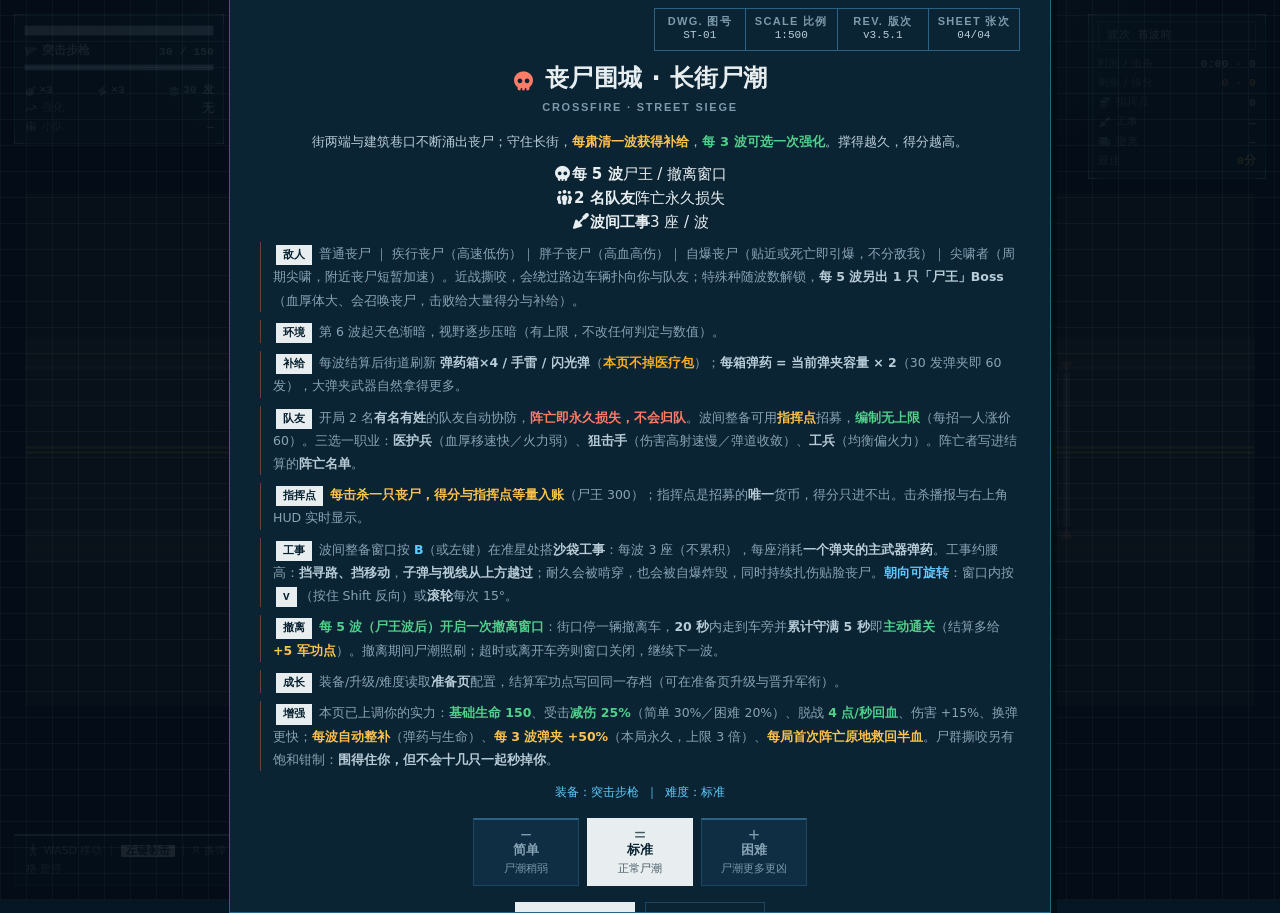
<file: Root/game/breach/game/street.html>
<!DOCTYPE html>
<html lang="zh-CN">
<head>
<meta charset="UTF-8">
<meta name="viewport" content="width=device-width, initial-scale=1, viewport-fit=cover">
<meta name="screen-orientation" content="landscape">
<meta name="x5-orientation" content="landscape">
<title>交火 · 长街尸潮（独立玩法）</title>
<link rel="stylesheet" href="../fontawesome-free-7.3.1-web/css/all.min.css">
<link rel="icon" href="../photo.ico" type="image/x-icon">
<style>
/* ============================================================================
   丧尸围城 · 长街尸潮 —— 「突入作业图 / BREACH WORKS DRAWING SET」(独立玩法页)
   ----------------------------------------------------------------------------
   世界设定: 整套界面 = 一叠摊在制图台上的突入作业图纸(深普鲁士蓝纸 + 象牙白墨线)。
     · 画布之上的 HUD 是"图纸上的现场标注层": 细括号框、尺寸式读数、图签栏。
     · 每个覆盖层是一张盖住图纸的半透明描图纸, 上面是红蜡笔批注。
     · 状态用线型表达: 实线=正常, 点划线=未达成, 剖面线=危险, 象牙白实底=当前选中。
     · 红蜡笔只表危险/尸潮/阵亡, 黄蜡笔只表得分与奖励, 二者都不铺大面积。
     · 纯 CSS 零网络: 无外部字体与图片, 图标走本地 FontAwesome, 不使用 emoji。
     · 令牌与语法见 AI_README.md「界面视觉系统」一节; 旧变量名全部保留并重新赋色(页面 / JS 行内仍在引用)。
   DOM 契约不变: #hpbar(.low) / #ammoBar / #reloadProg / #streak / #banner / #feed /
     #boostTitle / #boostOpts / .boostCard / #endStats / #fpsTxt(.hidden) / #help 等
     id 与 JS 生成的类名保持原样; HUD 各互交子项显式恢复 pointer-events:auto。
   B6 新增(只在既有容器内追加, 不动上面的契约): #recruitRow(强化面板下半部的招募区) /
     #squadInfo #buildInfo #evacInfo(HUD 读数行) / #endFallen(结算阵亡名单) / .recruitBtn .fallenList。
   B7 尸潮寻路增强(纯 AI, 不动 DOM): findPath 目标/起点格吸附(修"玩家贴车时全队直线冲墙") +
     个人分流站位(尸群铺成扇形而不是一条纵队) + 局部切线绕行 + 重寻路错峰(见 CROWD 参数块)。
   B9 新增(玩家反馈驱动): #cmdInfo(指挥点读数, HUD 右上) / 工事【朝向】(沙袋可旋转, 视觉与碰撞
     同步走有向矩形 OBB) / 招募【无编制上限】(只看指挥点够不够, 涨价是唯一闸门)。
     指挥点 = 击杀丧尸时与得分【等量】发放(波次结算的 bonus 只给得分), 招募只花指挥点 ——
     得分因此只进不出, "本玩法最佳得分"不再被招募消耗。
   ============================================================================ */
:root{
  /* —— 纸面(蓝晒底): 由外到内逐层变亮 —— */
  --bg-canvas:#061624;
  --inset:#04101b;
  --surface:#0b2434;
  --surface-2:#0f2e43;
  --surface-3:#153c56;
  --border:#1b4763;
  --border-soft:#153a53;
  --border-strong:#2a6386;
  /* —— 墨线(象牙白, 微暖) —— */
  --fg:#e8eef0;
  --fg-2:#b9cdd8;
  --fg-muted:#87a3b4;
  --fg-subtle:#7c9aab;
  --ink:#06202f;
  /* —— 蓝晒高亮: 选中 / 主动作 / 焦点 / 链接 —— */
  --accent:#5ecbff;
  --accent-2:#8bdcff;
  --accent-fg:#03151f;
  --accent-sub:rgba(94,203,255,.10);
  --accent-line:rgba(94,203,255,.34);
  /* —— 蜡笔标注(红=危险/尸潮/阵亡, 黄=得分/星级/奖励, 绿=通过) —— */
  --yellow:#ffc34d;
  --yellow-2:#ffae1a;
  --red:#ff5b47;
  --red-2:#ff7d67;
  --green:#4fd18b;
  --lime:#b9e04a;
  /* —— 阵营(与游戏页 TEAM_COLORS 同口径, 仅示意图与文案强调) —— */
  --red-side:#ff8a7a;
  --blue-side:#6fc0ff;
  /* —— 字体链(离线逐字回退) —— */
  --latin:"Bahnschrift SemiCondensed","Bahnschrift","Arial Narrow","Roboto Condensed","Oswald","Microsoft YaHei",sans-serif;
  --latin-label:"Bahnschrift","Arial Narrow","Roboto Condensed","Oswald","Microsoft YaHei",sans-serif;
  --mono:Consolas,"Cascadia Mono","JetBrains Mono","SF Mono",Menlo,monospace;
  --track-caps:.08em;
  --track-overline:.16em;
  --dur-fast:150ms; --dur-normal:250ms;
  --ease:cubic-bezier(.2,.8,.2,1);
  /* —— 旧变量别名(必须保留: 页面与 JS 行内仍在使用) —— */
  --gold:var(--accent); --gold2:var(--accent-2);
  --txt:var(--fg); --muted:var(--fg-muted); --dim:var(--fg-muted);
  --panel-top:var(--surface-2); --panel-bot:var(--surface); --panel-sat:var(--surface-2);
  --line:var(--border); --line-soft:var(--border-soft);
  --chip:var(--surface-2); --chip-line:var(--border-strong);
  --blue:var(--accent); --cyan:var(--accent);
}
html,body{margin:0;height:100%;overflow:hidden;background:var(--bg-canvas);color:var(--fg);
  font-family:"Microsoft YaHei","PingFang SC","Noto Sans SC",system-ui,sans-serif;
  font-size:15px;line-height:1.6;-webkit-user-select:none;user-select:none;}
/* 制图台: 10px 细格 + 50px 粗格 + 边缘压暗, 全部纯 CSS 渐变 */
body{background-color:var(--bg-canvas);
  background-image:
    repeating-linear-gradient(90deg,rgba(232,238,240,.030) 0 1px,transparent 1px 10px),
    repeating-linear-gradient(0deg,rgba(232,238,240,.030) 0 1px,transparent 1px 10px),
    repeating-linear-gradient(90deg,rgba(232,238,240,.055) 0 1px,transparent 1px 50px),
    repeating-linear-gradient(0deg,rgba(232,238,240,.055) 0 1px,transparent 1px 50px),
    radial-gradient(1200px 500px at 50% -10%,rgba(94,203,255,.06),transparent 60%),
    linear-gradient(180deg,#0a1d2c 0%,var(--bg-canvas) 55%,#030c14 100%);
  background-attachment:fixed;}
/* 画布: 必须铺满视口且位于原点(JS 直接拿 clientX/clientY 当画布坐标) */
#cv{position:absolute;inset:0;width:100%;height:100%;display:block;cursor:crosshair;}
/* HUD = 图上现场标注层: 本体不吃指针事件, 互交子项各自恢复 */
#hud{position:absolute;inset:0;pointer-events:none;z-index:5;}
:focus-visible{outline:2px solid var(--accent);outline-offset:2px;}

/* ===== 装饰原子 ===== */
.overline{font-family:var(--latin);font-size:11px;font-weight:700;text-transform:uppercase;
  letter-spacing:var(--track-overline);color:var(--fg-subtle);font-variant-numeric:lining-nums;}
.en{font-family:var(--latin);text-transform:uppercase;letter-spacing:var(--track-caps);font-weight:700;
  font-variant-numeric:lining-nums;}
.num{font-family:var(--mono);font-weight:700;font-variant-numeric:tabular-nums;}
.mono{font-family:var(--mono);font-variant-numeric:tabular-nums;}
.slash{color:var(--accent);font-weight:400;opacity:.8;margin:0 8px;}
/* 剖切符号: 分区标题前的短粗线 */
.tick{display:inline-block;width:4px;height:15px;background:var(--fg);flex:none;vertical-align:middle;}
.tick.warn{background:var(--yellow);}
.tick.danger{background:var(--red);}
.tick.dim{background:var(--border-strong);}
/* 编号方块(直角, 一根引线) */
.xref{position:relative;flex:none;width:26px;height:26px;display:inline-flex;align-items:center;
  justify-content:center;border:1px solid var(--border-strong);background:var(--inset);
  font-family:var(--mono);font-size:11px;font-weight:700;color:var(--fg-2);}
/* 剖面线: 只用于危险 / 尸潮 / 阵亡 */
.hatch{background-image:repeating-linear-gradient(45deg,rgba(232,238,240,.16) 0 1px,transparent 1px 7px);}
.hatch-danger{background-image:repeating-linear-gradient(45deg,rgba(255,91,71,.42) 0 2px,transparent 2px 8px);}
/* 点划线: 未达成 / 未解锁 */
.phantom{border-bottom:1px dashed var(--border-strong);}
/* 象牙白实底反转块 = "当前 / 选中" 的最终表达 */
.inverse{background:var(--fg);color:var(--ink);font-weight:700;}
.code{background:var(--fg);color:var(--ink);font-weight:700;font-family:var(--mono);}
/* 菱形母题(保留给历史引用) */
.dia{display:inline-block;width:6px;height:6px;background:var(--accent);transform:rotate(45deg);flex:none;}
.dia.dim{background:var(--fg-subtle);}
/* 引线注记 */
.lead{position:relative;padding-left:14px;font-size:11.5px;color:var(--fg-muted);line-height:1.6;}
.lead::before{content:"";position:absolute;left:0;top:.72em;width:9px;height:1px;background:var(--fg-subtle);}
.lead::after{content:"";position:absolute;left:0;top:.72em;width:4px;height:4px;
  border-left:1px solid var(--fg-subtle);border-bottom:1px solid var(--fg-subtle);
  transform:translateY(-2.5px) rotate(45deg);}
/* 尺寸链: 端部刻度 + 数值线 */
.dim{position:relative;height:1px;background:var(--border-strong);margin:14px 0 4px;}
.dim::before,.dim::after{content:"";position:absolute;top:-4px;width:1px;height:9px;background:var(--border-strong);}
.dim::before{left:0;} .dim::after{right:0;}
/* 星级图标复用 .dim 时不能吃"尺寸线"的 1px 高与两端刻度：星形在 ::before 上 */
i.fa-star.dim{position:static;display:inline-block;width:auto;height:auto;background:none;
  margin:0 1px;border:0;vertical-align:middle;}
i.fa-star.dim::before{content:"\f005";font-family:"Font Awesome 7 Free";font-weight:inherit;
  position:static;display:inline-block;width:auto;height:auto;background:none;border:0;transform:none;margin:0;}
i.fa-star.dim::after{display:none!important;}
/* 图面键位 / 标签块: 象牙白实底 + 深蓝字 */
.keys{display:inline-block;font-family:var(--mono);font-size:11px;font-weight:700;color:var(--ink);
  background:var(--fg);padding:0 7px;margin:0 3px;white-space:nowrap;}

/* ===== 图纸(sheet): 图框 + 四角对位标记 + 图签栏 ===== */
.sheet{position:relative;background:var(--surface);border:1px solid var(--border);}
.sheet::before{content:"";position:absolute;inset:-1px;pointer-events:none;
  --mk:rgba(232,238,240,.42);
  background:
    linear-gradient(var(--mk),var(--mk)) 0 0/9px 1px no-repeat,
    linear-gradient(var(--mk),var(--mk)) 0 0/1px 9px no-repeat,
    linear-gradient(var(--mk),var(--mk)) 100% 0/9px 1px no-repeat,
    linear-gradient(var(--mk),var(--mk)) 100% 0/1px 9px no-repeat,
    linear-gradient(var(--mk),var(--mk)) 0 100%/9px 1px no-repeat,
    linear-gradient(var(--mk),var(--mk)) 0 100%/1px 9px no-repeat,
    linear-gradient(var(--mk),var(--mk)) 100% 100%/9px 1px no-repeat,
    linear-gradient(var(--mk),var(--mk)) 100% 100%/1px 9px no-repeat;}
.sheet-head{display:flex;align-items:center;gap:11px;padding:9px 14px 9px 11px;
  background:var(--surface-2);border-bottom:1px solid var(--border);}
.sheet-head .t{font-size:13px;font-weight:700;letter-spacing:.03em;color:var(--fg);
  display:inline-flex;align-items:center;gap:9px;line-height:1.4;}
.sheet-head .t i{color:var(--accent);font-size:12px;}
/* 图签栏: 图号 / 比例 / 张次 */
.tb{display:flex;align-items:stretch;border:1px solid var(--border-strong);margin-left:auto;flex:none;}
.tb-i{padding:5px 9px 6px;border-left:1px solid var(--border-strong);min-width:72px;}
.tb-i:first-child{border-left:0;}
.tb-k{display:block;font-family:var(--latin);font-size:11px;font-weight:700;line-height:1.35;
  text-transform:uppercase;letter-spacing:.12em;color:var(--fg-subtle);}
.tb-v{display:block;font-family:var(--mono);font-size:11px;line-height:1.45;color:var(--fg-2);}

/* ===== 现场标注面板(#p1 / #p2): 细括号框 + 标注行(精简: 读数密度不变, 占位更小) ===== */
.panel{position:absolute;font-size:11.5px;line-height:1.4;color:var(--fg);
  background:rgba(9,29,43,.80);border:1px solid var(--border-strong);
  box-shadow:3px 3px 0 rgba(3,10,16,.55);}
.panel::before{content:"";position:absolute;inset:-1px;pointer-events:none;
  --mk:rgba(232,238,240,.5);
  background:
    linear-gradient(var(--mk),var(--mk)) 0 0/9px 1px no-repeat,
    linear-gradient(var(--mk),var(--mk)) 0 0/1px 9px no-repeat,
    linear-gradient(var(--mk),var(--mk)) 100% 0/9px 1px no-repeat,
    linear-gradient(var(--mk),var(--mk)) 100% 0/1px 9px no-repeat,
    linear-gradient(var(--mk),var(--mk)) 0 100%/9px 1px no-repeat,
    linear-gradient(var(--mk),var(--mk)) 0 100%/1px 9px no-repeat,
    linear-gradient(var(--mk),var(--mk)) 100% 100%/9px 1px no-repeat,
    linear-gradient(var(--mk),var(--mk)) 100% 100%/1px 9px no-repeat;}
.pnl-body{padding:6px 9px 7px;}
/* 波次图签: HUD 里压成一行(页面上其它图签栏仍是上下两行的图签排法) */
.tb-wave{display:flex;margin:0 0 5px;}
.tb-wave .tb-i{flex:1;min-width:0;padding:4px 8px 5px;}
.tb-wave .tb-k{display:inline-block;margin-right:6px;}
.tb-wave .tb-v{display:inline-block;color:var(--fg);font-size:11px;overflow-wrap:anywhere;}
/* 读数行 */
.kv{display:flex;justify-content:space-between;align-items:baseline;gap:4px 10px;flex-wrap:wrap;
  padding:1px 0;border-bottom:1px dashed var(--border-soft);}
.kv:last-child{border-bottom:0;}
.chip{display:inline-flex;align-items:center;gap:5px;font-size:11px;color:var(--fg-subtle);flex:none;}
.chip i{width:13px;text-align:center;color:var(--fg-subtle);font-size:10px;}
.kv b{min-width:0;text-align:right;font-family:var(--mono);font-size:11.5px;font-weight:700;
  color:var(--fg-2);font-variant-numeric:tabular-nums;overflow-wrap:anywhere;}
/* 携行装备: 三行读数并作一行图标 + 数量 */
.gear{display:flex;justify-content:space-between;gap:4px;margin-top:6px;padding-top:5px;
  border-top:1px solid var(--border-soft);}
.gchip{display:inline-flex;align-items:center;gap:3px;color:var(--fg-muted);}
.gchip i{font-size:10px;color:var(--fg-subtle);}
.gchip b{font-family:var(--mono);font-size:11px;font-weight:700;color:var(--fg-2);
  font-variant-numeric:tabular-nums;}
/* 尸潮剩余 = 危险(红), 得分/最佳 = 奖励(黄) */
#zleft{color:var(--red-2);}
#score,#bestTxt{color:var(--yellow);}
#buffs{font-family:inherit;font-size:11.5px;color:var(--fg-2);}
/* 生命条: 象牙白实底=当前; 低于 30% 换红剖面线=危险 */
.hpwrap{position:relative;height:9px;background:var(--inset);border:1px solid var(--border-strong);
  overflow:hidden;margin:4px 0 6px;}
.hpwrap::after{content:"";position:absolute;inset:0;pointer-events:none;
  background-image:repeating-linear-gradient(90deg,rgba(232,238,240,.22) 0 1px,transparent 1px 10px);}
.hpbar{position:relative;height:100%;width:100%;background:var(--fg-2);
  transition:width .14s var(--ease),background var(--dur-normal) linear;}
.hpbar.low{background-color:rgba(255,91,71,.28);
  background-image:repeating-linear-gradient(45deg,rgba(255,91,71,.95) 0 2px,transparent 2px 6px);
  animation:hpPulse .7s ease-in-out infinite;}
@keyframes hpPulse{0%,100%{opacity:1;}50%{opacity:.45;}}
/* 弹夹余量与换弹进度 */
#ammoWrap{position:relative;height:5px;background:var(--inset);border:1px solid var(--border-strong);
  overflow:hidden;margin:2px 0 6px;}
#ammoBar{position:relative;height:100%;width:100%;background:var(--fg-2);
  transition:width .12s var(--ease);}
#reloadProg{position:absolute;inset:0;width:0%;opacity:0;background:var(--accent);}

/* ===== 击杀播报 / 连杀 / 横幅 ===== */
#feed{position:absolute;top:50px;left:50%;transform:translateX(-50%);text-align:center;
  font-size:11px;min-width:280px;max-width:62vw;}
#feed div{display:inline-block;background:rgba(6,22,36,.86);border:1px solid var(--border-strong);
  border-left:2px solid var(--red);padding:2px 12px;margin:2px 0;font-weight:600;letter-spacing:.02em;
  font-family:var(--mono);}
/* 连杀: 黄蜡笔(军功/得分) */
#streak{position:absolute;top:28%;left:50%;transform:translateX(-50%);font-size:28px;font-weight:800;
  color:var(--yellow);letter-spacing:.06em;opacity:0;transition:opacity var(--dur-normal) var(--ease);
  pointer-events:none;font-family:var(--latin-label);}
/* 波次横幅: 描图纸条 + 红蜡笔签条 */
#banner{position:absolute;top:17%;left:50%;transform:translateX(-50%);font-size:13.5px;letter-spacing:.06em;
  color:var(--fg);font-weight:700;opacity:0;transition:opacity 1s;pointer-events:none;
  text-align:center;background:rgba(6,22,36,.82);border:1px solid var(--border-strong);
  border-left:2px solid var(--red);padding:4px 13px;max-width:72vw;line-height:1.5;}
#banner i{margin-right:8px;color:var(--yellow);}

/* ===== 底部键位注记条 ===== */
#help{position:absolute;left:14px;bottom:14px;font-size:11px;color:var(--fg-muted);line-height:1.7;
  background:rgba(6,22,36,.88);border:1px solid var(--border);border-top:2px solid var(--fg-subtle);
  padding:6px 11px;max-width:min(620px,56vw);}
#help .hl{color:var(--ink);background:var(--fg);font-weight:700;font-family:var(--mono);padding:0 5px;}
#help .hico{color:var(--fg-subtle);font-size:11px;margin-right:4px;}

/* ===== 全屏效果层(保持既有 z 序: 3 < 4 < 5 < 10) ===== */
#vignette{position:absolute;inset:0;opacity:0;pointer-events:none;z-index:3;
  background:radial-gradient(ellipse at center,transparent 42%,rgba(255,91,71,.62) 100%);}
#flash{position:absolute;inset:0;opacity:0;pointer-events:none;z-index:4;
  background:radial-gradient(ellipse at center,rgba(255,255,255,.97) 0%,#fff 55%,rgba(215,240,255,.92) 100%);}

/* ===== FPS 读数(默认隐藏; 位于 #p1 之上不重叠) ===== */
#fpsTxt{position:absolute;left:14px;top:2px;font-size:11px;line-height:12px;letter-spacing:.06em;
  color:var(--fg-subtle);font-family:var(--mono);}
#fpsTxt.hidden{display:none;}

/* ===== 覆盖层: 盖住图纸的半透明描图纸 + 一张作业图 ===== */
.overlay{position:absolute;inset:0;z-index:10;display:flex;align-items:center;justify-content:center;
  background-color:rgba(4,14,24,.9);
  background-image:
    repeating-linear-gradient(90deg,rgba(232,238,240,.035) 0 1px,transparent 1px 26px),
    repeating-linear-gradient(0deg,rgba(232,238,240,.035) 0 1px,transparent 1px 26px),
    radial-gradient(900px 420px at 50% 0%,rgba(94,203,255,.07),transparent 60%);}
.card{position:relative;margin:0;text-align:center;padding:22px 30px 24px;
  background:var(--surface);border:1px solid var(--border-strong);border-top:2px solid var(--red);
  max-width:min(760px,calc(100vw - 24px));max-height:calc(100vh - 24px);overflow:auto;
  box-shadow:6px 6px 0 rgba(3,10,16,.6);}
/* 强化面板: 奖励用黄蜡笔签条 */
.card.card-boost{border-top-color:var(--yellow);max-width:min(800px,calc(100vw - 24px));}
.card-tb{display:flex;justify-content:flex-end;margin:-4px 0 12px;}
.card-tb .tb{margin-left:0;}
.card h1{margin:0 0 5px;font-size:24px;font-weight:800;letter-spacing:.02em;color:var(--fg);line-height:1.3;}
.card h1 i{color:var(--accent);margin-right:9px;font-size:19px;vertical-align:-2px;}
.card h1 i.danger-ico{color:var(--red-2);}
#endTitle{color:var(--red-2);}
.card h2{margin:0 0 13px;font-family:var(--latin);font-size:11px;font-weight:700;text-transform:uppercase;
  letter-spacing:var(--track-overline);color:var(--fg-subtle);}
.card p{font-size:12.5px;color:var(--fg-muted);line-height:1.85;margin:8px 0;text-align:left;
  padding-left:12px;border-left:1px solid var(--border-soft);}
.card p b{color:var(--fg-2);font-weight:700;}
.card p.b{text-align:center;border-left:0;padding-left:0;font-size:13px;color:var(--fg-2);}
.card p.brief{border-left-color:var(--border-strong);}
.card #loadoutInfo{border-left:0;padding-left:0;}
#startOverlay .card p.brief{border-left-color:rgba(255,91,71,.42);}
#loadoutInfo{text-align:center;color:var(--accent);font-size:12px;margin:11px 0 0;min-height:18px;
  font-family:var(--mono);border-left:0;padding-left:0;}
#endSub{font-size:12.5px;color:var(--fg-muted);line-height:1.85;}

/* ===== 按钮 ===== */
button{font-family:inherit;}
.btn{position:relative;display:inline-flex;align-items:center;justify-content:center;gap:8px;
  padding:10px 18px;font-size:13.5px;font-weight:700;letter-spacing:.04em;
  background:var(--surface-3);color:var(--fg);border:1px solid var(--border-strong);
  border-radius:0;cursor:pointer;pointer-events:auto;
  transition:background var(--dur-fast) var(--ease),color var(--dur-fast) var(--ease),border-color var(--dur-fast) var(--ease);}
.btn:hover{background:#1b4869;border-color:var(--fg-subtle);}
.btn:active{background:var(--surface-2);}
.btn i{font-size:12.5px;opacity:.92;}
/* 主动作: 象牙白实底(图纸上的最终确认标记) */
.btn-primary{background:var(--fg);color:var(--ink);border-color:var(--fg);}
.btn-primary:hover{background:#fff;color:var(--ink);border-color:#fff;}
.btn-primary i{color:var(--ink);opacity:1;}
.btn-accent{background:transparent;color:var(--accent);border-color:var(--accent);}
.btn-accent:hover{background:var(--accent-sub);border-color:var(--accent-2);color:var(--accent-2);}
.btn-danger{background:transparent;color:var(--red-2);border-color:rgba(255,91,71,.55);}
.btn-danger:hover{background:rgba(255,91,71,.13);border-color:var(--red-2);color:#ff9d8a;}
.btn-ghost{background:transparent;color:var(--fg-2);border-color:var(--border);}
.btn-ghost:hover{background:var(--surface-2);color:var(--fg);border-color:var(--border-strong);}
.btn-sm{padding:7px 13px;font-size:12.5px;}

/* ===== 难度 = 图纸比例档(选中 = 象牙白实底) ===== */
.diffRow{display:flex;gap:8px;justify-content:center;margin:14px 0 0;flex-wrap:wrap;}
.diffBtn{position:relative;pointer-events:auto;min-width:106px;display:flex;flex-direction:column;
  align-items:center;gap:2px;padding:9px 14px;font-size:12.5px;font-weight:700;color:var(--fg-muted);
  background:var(--surface-2);border:1px solid var(--border);border-top:2px solid var(--border-strong);
  border-radius:0;cursor:pointer;letter-spacing:.02em;
  transition:background var(--dur-fast) var(--ease),color var(--dur-fast) var(--ease),border-color var(--dur-fast) var(--ease);}
.diffBtn:hover{background:var(--surface-3);color:var(--fg);}
.diffBtn i{font-size:11.5px;color:var(--fg-subtle);}
.diffBtn small{font-size:11px;font-weight:400;color:var(--fg-subtle);letter-spacing:0;}
.diffBtn.sel{background:var(--fg);color:var(--ink);border-color:var(--fg);border-top-color:var(--fg);}
.diffBtn.sel i,.diffBtn.sel small{color:var(--ink);opacity:.72;}

/* ===== 三选一强化: 三张小图纸 ===== */
#boostTitle{display:flex;align-items:center;justify-content:center;gap:9px;font-size:15px;font-weight:800;
  letter-spacing:.04em;color:var(--yellow);margin-bottom:5px;line-height:1.45;}
#boostTitle i{font-size:13px;color:var(--yellow);}
#boostSub{font-size:12px;color:var(--fg-muted);margin-bottom:16px;line-height:1.7;}
#boostOpts{display:flex;gap:12px;justify-content:center;flex-wrap:wrap;}
.boostCard{position:relative;pointer-events:auto;width:190px;padding:13px 14px 14px;text-align:left;
  background:var(--surface-2);border:1px solid var(--border-strong);border-top:2px solid var(--border-strong);
  color:var(--fg);cursor:pointer;border-radius:0;
  transition:background var(--dur-fast) var(--ease),border-color var(--dur-fast) var(--ease);}
.boostCard::after{content:"";position:absolute;left:0;right:0;bottom:0;height:2px;background:transparent;
  transition:background var(--dur-fast) var(--ease);}
.boostCard:hover{background:var(--surface-3);border-color:var(--accent-line);}
.boostCard:hover::after{background:var(--accent);}
.boostCard b{display:flex;align-items:center;gap:7px;color:var(--fg);font-size:13px;
  letter-spacing:.02em;margin-bottom:7px;line-height:1.4;}
.boostCard b i{font-size:12.5px;color:var(--accent);flex:none;}
.boostCard span{display:block;font-size:11.5px;color:var(--fg-muted);line-height:1.7;}

/* ===== B6: 小队整备 · 招募(强化面板下半部, 直角图纸风格, 与三选一强化同卡不同区) ===== */
#recruitRow{margin-top:16px;padding-top:13px;border-top:1px dashed var(--border-strong);}
.recruitHead{display:flex;align-items:center;gap:8px;font-size:12.5px;font-weight:700;color:var(--fg-2);
  letter-spacing:.03em;margin-bottom:9px;text-align:left;flex-wrap:wrap;}
.recruitHead .rc-cost{margin-left:auto;font-family:var(--mono);font-size:11px;font-weight:700;color:var(--yellow);}
.recruitBody{display:flex;gap:10px;justify-content:center;flex-wrap:wrap;}
.recruitBtn{pointer-events:auto;width:186px;padding:10px 12px;text-align:left;cursor:pointer;
  background:var(--surface-2);border:1px solid var(--border-strong);border-left:2px solid var(--green);
  color:var(--fg);border-radius:0;font-family:inherit;
  transition:background var(--dur-fast) var(--ease),border-color var(--dur-fast) var(--ease);}
.recruitBtn:hover{background:var(--surface-3);border-left-color:var(--accent);}
.recruitBtn b{display:flex;align-items:center;gap:7px;font-size:12.5px;color:var(--fg);margin-bottom:6px;}
.recruitBtn b i{font-size:12px;color:var(--green);flex:none;}
.recruitBtn span{display:block;font-size:11px;color:var(--fg-muted);line-height:1.65;}
.recruitBtn.off{border-left-color:var(--border-strong);opacity:.55;cursor:not-allowed;}
.recruitBtn.off b i{color:var(--fg-subtle);}
.recruitNote{font-size:11.5px;color:var(--fg-muted);line-height:1.8;text-align:left;
  border-left:1px solid var(--border-soft);padding-left:10px;max-width:560px;}

/* ===== B6: 结算界面「阵亡名单」 ===== */
.fallenList{margin-top:12px;border:1px solid var(--border);background:var(--surface);}
.fallenList .fl-head{display:flex;align-items:center;gap:9px;padding:7px 11px;background:var(--surface-2);
  border-bottom:1px solid var(--border);font-family:var(--latin);font-size:11px;font-weight:700;
  text-transform:uppercase;letter-spacing:var(--track-overline);color:var(--fg-muted);text-align:left;}
.fallenList .fl-body{display:flex;flex-wrap:wrap;gap:1px;padding:10px 11px;background:var(--border);}
.fallenList .fl-body>.fl-item{background:var(--surface);padding:5px 11px;font-size:11.5px;color:var(--fg-muted);
  font-family:var(--mono);letter-spacing:.02em;}
.fallenList .fl-item b{color:var(--red-2);margin-right:7px;font-family:inherit;}
.fallenList.empty .fl-body{color:var(--fg-subtle);font-size:11.5px;padding:10px 11px;display:block;background:var(--surface);}

/* ===== 结算尺寸链 ===== */
#endStats,.statGrid{display:grid;grid-template-columns:repeat(3,1fr);gap:1px;margin-top:14px;
  background:var(--border);border:1px solid var(--border);}
#endStats div,.statGrid div{position:relative;font-size:11px;color:var(--fg-subtle);
  background:var(--surface);padding:10px 6px 11px;font-family:var(--latin);text-transform:uppercase;
  letter-spacing:.12em;font-weight:700;line-height:1.5;}
#endStats b,.statGrid b{display:block;font-size:20px;color:var(--fg);margin-top:4px;letter-spacing:0;
  font-family:var(--mono);text-transform:none;font-variant-numeric:tabular-nums;}
#endStats div::before,.statGrid div::before{content:"";position:absolute;left:0;top:0;right:0;height:2px;
  background:var(--border-strong);}
#endStats .accent b,.statGrid .accent b{color:var(--yellow);}
#endStats .accent::before{background:var(--yellow);}
#endStats .good b,.statGrid .good b{color:var(--green);}
#endStats .good::before{background:var(--green);}

/* ===== 设置(原生控件, 直角外观) ===== */
.setRow{display:flex;align-items:center;justify-content:center;gap:10px;font-size:12.5px;color:var(--fg-muted);
  margin:9px 0 2px;pointer-events:auto;flex-wrap:wrap;}
.setRow>span:first-child{font-family:var(--latin);font-size:11px;font-weight:700;text-transform:uppercase;
  letter-spacing:.12em;color:var(--fg-subtle);}
.setRow input[type=range]{-webkit-appearance:none;appearance:none;width:150px;height:4px;
  background:var(--inset);border:1px solid var(--border-strong);outline:0;cursor:pointer;border-radius:0;}
.setRow input[type=range]::-webkit-slider-thumb{-webkit-appearance:none;appearance:none;width:9px;height:16px;
  background:var(--fg-2);border:0;border-radius:0;cursor:pointer;}
.setRow input[type=range]::-moz-range-thumb{width:9px;height:16px;border-radius:0;background:var(--fg-2);border:0;}
.setRow label{display:inline-flex;align-items:center;gap:7px;cursor:pointer;padding:3px 9px;
  border:1px solid var(--border);background:var(--surface-2);font-size:12px;color:var(--fg-2);
  transition:background var(--dur-fast) var(--ease),border-color var(--dur-fast) var(--ease);}
.setRow label:hover{background:var(--surface-3);border-color:var(--border-strong);}
.setRow input[type=checkbox]{-webkit-appearance:none;appearance:none;width:13px;height:13px;flex:none;
  background:var(--inset);border:1px solid var(--border-strong);cursor:pointer;position:relative;border-radius:0;}
.setRow input[type=checkbox]:checked{background:var(--fg);border-color:var(--fg);}
.setRow input[type=checkbox]:checked::after{content:"";position:absolute;left:3.5px;top:0.5px;width:3px;height:7px;
  border-right:2px solid var(--ink);border-bottom:2px solid var(--ink);transform:rotate(45deg);}
.setHint{display:flex;align-items:flex-start;justify-content:center;gap:7px;font-size:11px;
  color:var(--fg-subtle);margin:11px 0 0;letter-spacing:.02em;line-height:1.7;}
.setHint::before{content:"";width:5px;height:5px;background:var(--fg-subtle);transform:rotate(45deg);
  flex:none;margin-top:6px;}
.actions{display:flex;gap:10px;justify-content:center;flex-wrap:wrap;align-items:center;margin-top:16px;}

.hidden{display:none!important;}

/* ===== 面板定位(精简: 读数一行一项, 面板宽度收一档) ===== */
#p1{left:14px;top:14px;width:208px;}
#p2{right:14px;top:14px;width:176px;}

/* ===== 响应式 ===== */
@media (max-width:600px){
  #p1,#p2{width:calc(50vw - 20px);}
  .card{padding:16px 14px 18px;}
  .card h1{font-size:19px;}
  .card p{font-size:12px;}
  .pnl-body{padding:6px 8px 8px;}
  #feed{min-width:0;max-width:86vw;}
  #endStats,.statGrid{grid-template-columns:repeat(2,1fr);}
  .boostCard{width:100%;max-width:300px;}
}
@media (max-width:380px){
  #p1,#p2{width:calc(50vw - 16px);}
  .tb-i{min-width:44px;}
}
/* 无障碍: 尊重系统"减少动态效果"偏好 */
@media (prefers-reduced-motion: reduce){
  .hpbar.low{animation:none;}
  .hpbar,#ammoBar,.btn,.diffBtn,.boostCard,.panel,#fpsTxt,#streak,#banner{transition:none;}
}
/* ===== v3.2: 账户未解锁时的拦截提示(战役页/长街页各一份, 同一份内容) ===== */
#acctLockOverlay{z-index:60;}
#acctLockOverlay .acctLockCard{width:min(520px,92vw);text-align:center;}
#acctLockOverlay .acctLockCard p{font-size:12.5px;color:var(--fg-muted);line-height:1.85;margin:0 0 18px;}
#acctLockOverlay .acctLockCard button{padding:10px 20px;cursor:pointer;font-family:inherit;font-size:13px;
  border:1px solid var(--accent);background:var(--surface-2);color:var(--fg);}
#acctLockOverlay .acctLockCard button:hover{background:var(--inset);}

/* ============================================================================
   手机横屏守门 · 战斗画面只允许横屏
   ----------------------------------------------------------------------------
   长街与战役共用同一套横屏作战界面。竖屏时冻结模拟并盖一张旋转提示，
   横过来后自动继续；能全屏+锁方向的浏览器可在提示页一键尝试自动横屏。
   ============================================================================ */
@media (max-width:960px) and (orientation:portrait){
  body.has-touch #mobRotate{
    position:fixed;inset:0;z-index:100;display:flex;flex-direction:column;
    align-items:center;justify-content:center;text-align:center;color:var(--fg);
    padding:calc(28px + env(safe-area-inset-top)) 26px calc(28px + env(safe-area-inset-bottom));
    background-color:#04101b;
    background-image:
      radial-gradient(420px 360px at 50% 12%,rgba(255,91,71,.14),transparent 70%),
      repeating-linear-gradient(90deg,rgba(232,238,240,.035) 0 1px,transparent 1px 24px),
      repeating-linear-gradient(0deg,rgba(232,238,240,.035) 0 1px,transparent 1px 24px);
  }
}
.mob-rotate-mark{position:relative;width:132px;height:132px;margin-bottom:18px;flex:none;}
.mob-rotate-phone{position:absolute;left:50%;top:50%;width:58px;height:108px;margin:-54px 0 0 -29px;
  border:2px solid rgba(255,91,71,.72);border-radius:14px;transform:rotate(-90deg);
  background:linear-gradient(160deg,rgba(255,91,71,.14),rgba(6,22,36,.9));
  box-shadow:0 0 0 12px rgba(255,91,71,.04),0 0 34px rgba(255,91,71,.18);}
.mob-rotate-phone::before{content:"";position:absolute;inset:6px;border:1px solid rgba(255,91,71,.28);border-radius:9px;}
.mob-rotate-phone::after{content:"";position:absolute;left:50%;bottom:5px;width:16px;height:2px;
  transform:translateX(-50%);background:rgba(232,238,240,.55);border-radius:2px;}
.mob-rotate-mark>i{position:absolute;right:5px;bottom:6px;width:38px;height:38px;border-radius:50%;
  display:flex;align-items:center;justify-content:center;background:var(--yellow);color:#241d00;
  font-size:15px;box-shadow:0 6px 18px rgba(0,0,0,.4);}
.mob-rotate-kicker{font-family:var(--latin);font-size:9px;font-weight:700;letter-spacing:.22em;
  text-transform:uppercase;color:var(--red-2);margin-bottom:8px;}
#mobRotate h1{margin:0 0 8px;font-size:24px;line-height:1.25;font-weight:800;letter-spacing:.01em;}
#mobRotate p{margin:0 0 18px;max-width:330px;font-size:11.5px;line-height:1.7;color:var(--fg-muted);}
#mobRotate button{display:inline-flex;align-items:center;justify-content:center;gap:8px;
  min-height:48px;padding:0 20px;border-radius:13px;border:1px solid var(--fg);
  background:var(--fg);color:var(--ink);font-family:inherit;font-size:13px;font-weight:700;
  box-shadow:0 10px 24px rgba(0,0,0,.35);}
#mobRotate button:active{transform:scale(.97);}
#mobRotateMsg{margin-top:12px;min-height:16px;font-size:10px;line-height:1.5;color:var(--fg-subtle);}
#mobRotateMsg.bad{color:var(--yellow);}

/* ============================================================================
   移动端重写 · MOBILE STREET DEFENSE
   ----------------------------------------------------------------------------
   长街在手机上改成"横向战术镜头 + 双拇指防守"：左摇杆走位，右侧点按/拖动
   瞄准开火，波间工事与转向放进拇指动作区；HUD 只留波次、生命、弹药与指挥点。
   ============================================================================ */
#mobControls,#mobPause,.mob-hp,.mob-mission,.mob-brief-btn,.mob-only-note,#mobRotate{display:none;}
@media (max-width:960px){
  *,*::before,*::after{box-sizing:border-box;}
  html,body{height:100%;height:100dvh;}
  #cv{touch-action:none;-webkit-tap-highlight-color:transparent;cursor:default;}
  #hud{touch-action:none;}
  #help{display:none!important;}
  #fpsTxt{left:50%;top:calc(4px + env(safe-area-inset-top));transform:translateX(-50%);font-size:9px;}

  #p1{left:calc(10px + env(safe-area-inset-left));top:calc(8px + env(safe-area-inset-top));
    width:min(54vw,212px);border-radius:14px;border-top:2px solid var(--red);
    background:rgba(5,18,28,.90);box-shadow:0 8px 22px rgba(0,0,0,.35);}
  #p1 .pnl-body{padding:7px 9px 8px;}
  #p1 .hpwrap{height:10px;margin:0 0 4px;border-radius:5px;overflow:hidden;}
  #p1 .kv{font-size:10px;padding:1px 0;}
  #p1 .kv b{font-size:10.5px;}
  #p1 .chip{font-size:9px;}
  #p1 .gear{margin-top:4px;padding-top:4px;gap:4px;}
  #p1 .gchip b{font-size:9.5px;}
  #p1 .kv.mob-opt{display:none;}

  #p2{right:calc(10px + env(safe-area-inset-right));top:calc(8px + env(safe-area-inset-top));
    width:min(38vw,150px);border-radius:12px;border-top:2px solid var(--yellow);
    background:rgba(5,18,28,.90);box-shadow:0 8px 22px rgba(0,0,0,.35);}
  #p2 .pnl-body{padding:6px 8px;}
  #p2 .tb-wave{margin-bottom:3px;}
  #p2 .tb-wave .tb-i{padding:2px 4px;}
  #p2 .tb-wave .tb-k{font-size:8px;}
  #p2 .tb-wave .tb-v{font-size:10px;}
  #p2 .kv{font-size:9px;padding:1px 0;gap:2px 4px;}
  #p2 .kv b{font-size:9.5px;}
  #p2 .kv.mob-opt{display:none;}

  .mob-hp{display:block;position:absolute;right:5px;top:50%;transform:translateY(-50%);
    font-family:var(--mono);font-size:10px;font-weight:700;line-height:1;color:var(--ink);pointer-events:none;}
  #p1 .hpwrap{position:relative;}
  #mobPause{display:flex;top:auto;bottom:calc(208px + env(safe-area-inset-bottom));right:calc(10px + env(safe-area-inset-right));}
  .mob-fab{position:absolute;right:calc(10px + env(safe-area-inset-right));width:38px;height:38px;
    display:none;align-items:center;justify-content:center;padding:0;border-radius:12px;
    border:1px solid var(--border-strong);background:rgba(5,18,28,.9);color:var(--fg-2);
    font-family:inherit;font-size:13px;pointer-events:auto;box-shadow:0 6px 14px rgba(0,0,0,.3);z-index:2;}
  .mob-fab:active{transform:scale(.93);background:var(--surface-3);}

  #feed{top:calc(116px + env(safe-area-inset-top));min-width:0;max-width:92vw;font-size:9.5px;}
  #feed div{padding:2px 8px;border-radius:4px;}
  #banner{top:20%;font-size:11.5px;max-width:88vw;border-radius:9px;padding:5px 10px;}
  #streak{top:28%;font-size:23px;}

  #mobControls{display:block;position:absolute;inset:0;pointer-events:none;z-index:6;}
  .mob-stick{position:absolute;left:calc(16px + env(safe-area-inset-left));
    bottom:calc(18px + env(safe-area-inset-bottom));width:132px;height:132px;border-radius:50%;
    pointer-events:auto;touch-action:none;
    background:radial-gradient(circle at 50% 45%,rgba(15,46,67,.65),rgba(4,16,27,.55) 68%);
    border:1px solid rgba(255,91,71,.30);
    box-shadow:inset 0 0 0 10px rgba(255,91,71,.04),0 10px 26px rgba(0,0,0,.35);}
  .mob-stick::before,.mob-stick::after{content:"";position:absolute;left:50%;top:50%;
    background:rgba(255,91,71,.14);transform:translate(-50%,-50%);}
  .mob-stick::before{width:74%;height:1px;}
  .mob-stick::after{width:1px;height:74%;}
  .mob-stick-ring{position:absolute;inset:19px;border:1px dashed rgba(255,91,71,.18);border-radius:50%;}
  .mob-knob{position:absolute;left:50%;top:50%;width:54px;height:54px;margin:-27px 0 0 -27px;
    border-radius:50%;display:flex;align-items:center;justify-content:center;
    border:1px solid rgba(255,91,71,.55);background:linear-gradient(160deg,#5e2a24,#371512);
    color:var(--red-2);font-size:14px;box-shadow:0 4px 14px rgba(0,0,0,.45);}
  .mob-stick-label{position:absolute;left:50%;bottom:-17px;transform:translateX(-50%);
    font-family:var(--latin);font-size:8px;font-weight:700;letter-spacing:.18em;
    color:var(--fg-subtle);text-transform:uppercase;white-space:nowrap;}

  #mobActionPad{position:absolute;right:calc(12px + env(safe-area-inset-right));
    bottom:calc(16px + env(safe-area-inset-bottom));display:grid;grid-template-columns:repeat(2,56px);
    gap:6px;pointer-events:auto;touch-action:none;}
  .mob-act{display:flex;flex-direction:column;align-items:center;justify-content:center;gap:2px;
    width:56px;height:56px;padding:0;border-radius:15px;border:1px solid rgba(255,91,71,.24);
    background:rgba(6,22,36,.86);color:var(--fg-2);font-family:inherit;
    box-shadow:0 6px 16px rgba(0,0,0,.32);-webkit-tap-highlight-color:transparent;}
  .mob-act i{font-size:15px;color:var(--red-2);}
  .mob-act span{font-size:8.5px;font-weight:700;}
  .mob-act:active{transform:scale(.93);background:var(--surface-3);}
  .mob-act.off{opacity:.38;}
  .mob-act.on{background:rgba(255,195,77,.16);border-color:rgba(255,195,77,.5);}
  .mob-act.armed{background:var(--yellow);border-color:var(--yellow);color:#241d00;}
  .mob-act.armed i{color:#241d00;}
  #mobTip{position:absolute;left:50%;bottom:calc(122px + env(safe-area-inset-bottom));
    transform:translateX(-50%);padding:5px 10px;border-radius:8px;white-space:nowrap;
    background:rgba(5,18,28,.85);border:1px solid rgba(255,91,71,.2);
    font-size:9.5px;color:var(--fg-muted);pointer-events:none;opacity:1;
    transition:opacity .35s var(--ease);}
  #mobTip.gone{opacity:0;}

  /* 开始界面 */
  #startOverlay{align-items:stretch;padding:0;background:rgba(4,14,23,.97);}
  #startOverlay .card{display:flex;flex-direction:column;width:100%;max-width:none;height:100%;
    max-height:none;padding:calc(12px + env(safe-area-inset-top)) 16px calc(14px + env(safe-area-inset-bottom));
    border:0;border-top:2px solid var(--red);border-radius:0;text-align:left;overflow-y:auto;
    overscroll-behavior:contain;box-shadow:none;}
  #startOverlay .card>*{flex:0 0 auto;}
  #startOverlay .card-tb{display:none;}
  #startOverlay h1{font-size:21px;margin-top:2px;}
  #startOverlay h1 i{font-size:17px;}
  #startOverlay h2{font-size:8.5px;margin-bottom:10px;}
  #startOverlay p.b{font-size:11.5px;line-height:1.65;text-align:left;border-left:2px solid rgba(255,91,71,.4);
    padding-left:9px;margin:0 0 10px;}
  .mob-mission{display:block;margin:0 0 10px;padding:11px 12px;border-radius:14px;
    border:1px solid rgba(255,91,71,.2);background:rgba(40,15,15,.35);}
  .mob-mission-row{display:flex;align-items:center;justify-content:space-between;gap:8px;
    font-size:10px;color:var(--fg-subtle);}
  .mob-mission-row b{font-size:12px;color:var(--fg);}
  .mob-mission-grid{display:grid;grid-template-columns:repeat(3,1fr);gap:1px;margin-top:9px;
    border:1px solid rgba(255,91,71,.16);border-radius:10px;overflow:hidden;background:rgba(255,91,71,.14);}
  .mob-mission-grid div{background:rgba(4,16,27,.6);padding:7px 8px;}
  .mob-mission-grid span{display:block;font-size:8.5px;color:var(--fg-subtle);}
  .mob-mission-grid b{display:block;margin-top:2px;font-size:13px;color:var(--yellow);font-family:var(--mono);}
  .mob-start-hint{display:flex;align-items:center;justify-content:center;gap:6px;margin:2px 0 10px;
    font-size:9.5px;color:var(--fg-subtle);text-align:center;line-height:1.5;}
  #startOverlay .brief{display:none;}
  #startOverlay .card.show-brief .brief{display:block;font-size:10.5px;line-height:1.7;padding-left:9px;
    margin:6px 0;text-align:left;}
  .mob-brief-btn{display:flex;align-items:center;justify-content:center;gap:6px;width:100%;min-height:40px;
    margin:2px 0 9px;border-radius:10px;border:1px dashed rgba(255,91,71,.35);
    background:transparent;color:var(--red-2);font-family:inherit;font-size:10.5px;font-weight:700;}
  .mob-brief-btn:active{background:rgba(255,91,71,.08);}
  .mob-rule-grid{display:grid;grid-template-columns:repeat(3,1fr);gap:6px;margin:0 0 12px;}
  .mob-rule-grid>div{display:flex;flex-direction:column;gap:2px;padding:9px 9px 10px;
    border:1px solid rgba(255,91,71,.18);border-radius:11px;background:rgba(10,30,44,.55);}
  .mob-rule-grid i{font-size:12px;color:var(--yellow);margin-bottom:2px;}
  .mob-rule-grid b{font-size:11px;font-weight:700;color:var(--fg);line-height:1.3;}
  .mob-rule-grid span{font-size:9px;color:var(--fg-subtle);line-height:1.35;}
  #startOverlay #loadoutInfo{text-align:center;font-size:10.5px;margin:2px 0;}
  #startOverlay .diffRow{display:flex;flex-wrap:nowrap;overflow-x:auto;justify-content:flex-start;
    gap:6px;margin:8px 0 0;padding:0 0 5px;scrollbar-width:none;}
  #startOverlay .diffRow::-webkit-scrollbar{display:none;}
  #startOverlay .diffBtn{flex:0 0 auto;min-width:88px;min-height:56px;border-radius:11px;}
  #startOverlay .actions{position:sticky;bottom:calc(-1 * (14px + env(safe-area-inset-bottom)));
    display:grid!important;grid-template-columns:1fr;gap:7px;margin:auto -16px -14px;
    padding:10px 16px calc(14px + env(safe-area-inset-bottom));
    background:linear-gradient(180deg,rgba(5,16,26,.4),rgba(5,16,26,.98) 26%);
    border-top:1px solid rgba(255,91,71,.14);z-index:3;}
  #startOverlay .actions .btn{width:100%;min-height:48px;border-radius:12px;font-size:12px;}
  #startOverlay #btnStart{min-height:54px;font-size:14px;}

  /* 暂停 / 强化 / 结算 */
  #pauseOverlay,#boostOverlay,#endOverlay{align-items:flex-end;padding:0;}
  #pauseOverlay .card,#boostOverlay .card,#endOverlay .card{width:100%;max-width:none;
    max-height:94dvh;padding:18px 16px calc(16px + env(safe-area-inset-bottom));
    border-radius:22px 22px 0 0;text-align:left;overflow-y:auto;overscroll-behavior:contain;box-shadow:none;}
  #pauseOverlay .card-tb,#boostOverlay .card-tb,#endOverlay .card-tb{display:none;}
  #pauseOverlay h1,#boostOverlay h1,#endOverlay h1{font-size:21px;}
  #pauseOverlay h2,#boostOverlay h2,#endOverlay h2{font-size:8.5px;}
  .mob-only-note{display:block;margin:0 0 10px;padding:8px 10px;border-radius:9px;
    border-left:2px solid var(--red);background:rgba(255,91,71,.07);
    font-size:10px;line-height:1.55;color:var(--fg-muted);}
  #pauseOverlay .setRow{justify-content:space-between;min-height:48px;margin:0;padding:8px 0;
    border-bottom:1px dashed var(--border-soft);}
  #pauseOverlay .setRow input[type=range]{width:44vw;max-width:190px;height:30px;}
  #pauseOverlay .actions,#endOverlay .actions{display:grid!important;grid-template-columns:1fr;gap:6px;}
  #pauseOverlay .btn,#endOverlay .btn{width:100%;min-height:46px;border-radius:12px;}
  #boostTitle{font-size:17px;}
  #boostSub{font-size:11px;line-height:1.6;margin-bottom:12px;}
  #boostOpts{display:flex;flex-direction:column;gap:7px;}
  .boostCard{width:100%;max-width:none;min-height:64px;padding:11px 12px;border-radius:13px;}
  .boostCard b{font-size:12px;margin-bottom:4px;}
  .boostCard span{font-size:10.5px;line-height:1.55;}
  #recruitRow{margin-top:12px;padding-top:10px;}
  .recruitHead{font-size:11px;}
  .recruitBody{flex-direction:column;gap:6px;}
  .recruitBtn{width:100%;min-height:58px;border-radius:12px;}
  .recruitNote{font-size:10px;line-height:1.6;}
  .setHint{font-size:9.5px;line-height:1.55;}
  #endSub{font-size:11px;line-height:1.65;}
  #endStats{grid-template-columns:repeat(2,1fr);margin-top:10px;border-radius:12px;overflow:hidden;}
  #endStats div{padding:9px 6px;font-size:9px;}
  #endStats b{font-size:18px;}
  .fallenList{margin-top:10px;border-radius:12px;overflow:hidden;}
  #acctLockOverlay{padding:12px;}
  #acctLockOverlay .acctLockCard{border-radius:18px;padding:20px 16px;}

  @media (orientation:landscape) and (max-height:520px){
    #startOverlay .card{padding-top:calc(8px + env(safe-area-inset-top));padding-bottom:calc(8px + env(safe-area-inset-bottom));}
    #startOverlay h1{font-size:18px;}
    #startOverlay h2{display:none;}
    #startOverlay .mob-mission{padding:8px 10px;margin-bottom:6px;}
    #startOverlay .mob-mission-grid{margin-top:5px;}
    #startOverlay .mob-mission-grid div{padding:5px 7px;}
    #startOverlay .mob-mission-grid b{font-size:11px;}
    .mob-brief-btn,.mob-start-hint,#startOverlay p.b,#startOverlay #loadoutInfo{display:none!important;}
    .mob-rule-grid{margin-bottom:8px;}
    #startOverlay .diffRow{flex-wrap:nowrap;gap:6px;margin-top:6px;}
    #startOverlay .diffBtn{flex:1 1 0;min-width:0;min-height:48px;}
    #startOverlay .diffBtn small{display:none;}
    #startOverlay .actions{position:static;margin-top:auto;padding-top:7px;}
    #startOverlay .actions .btn{min-height:42px;}
    .mob-stick{width:112px;height:112px;left:calc(12px + env(safe-area-inset-left));bottom:calc(12px + env(safe-area-inset-bottom));}
    .mob-knob{width:46px;height:46px;margin:-23px 0 0 -23px;}
    .mob-stick-label{display:none;}
    #mobActionPad{grid-template-columns:repeat(3,50px);gap:5px;bottom:calc(10px + env(safe-area-inset-bottom));}
    .mob-act{width:50px;height:50px;border-radius:13px;}
    .mob-act i{font-size:14px;}
    .mob-act span{font-size:8px;}
    #p1{width:min(42vw,220px);}
    #p2{width:min(30vw,158px);}
    #feed{top:calc(96px + env(safe-area-inset-top));}
    #mobTip{display:none;}
  }
  @media (prefers-reduced-motion: reduce){
    #mobTip{transition:none;}
    .mob-act:active,.mob-fab:active{transform:none;}
  }
}
</style>
</head>
<body>
<noscript><p style="margin:16px;font-size:14px;">本游戏需要启用 JavaScript 才能运行（纯本地运行，无需联网）。</p></noscript>
<canvas id="cv"></canvas>
<div id="vignette"></div>
<div id="flash"></div>
<div id="hud">
  <div id="fpsTxt" class="hidden">FPS 60</div>
  <div id="feed" role="status" aria-live="polite" aria-atomic="false"></div>
  <div id="streak"></div>
  <div id="banner" role="status" aria-live="polite"></div>

  <!-- ===== 左上: 幸存者现场标注(只留读数: 生命 / 武器弹药 / 携行 / 强化 / 小队) ===== -->
  <div class="panel" id="p1">
    <div class="pnl-body">
      <div class="hpwrap"><div class="hpbar" id="hpbar"></div><b class="mob-hp" id="mobHp">150</b></div>
      <div class="kv"><span class="chip"><i class="fas fa-gun"></i><b id="weaponName">突击步枪</b></span><b id="ammo">30 / 150</b></div>
      <div id="ammoWrap"><div id="reloadProg"></div><div id="ammoBar"></div></div>
      <div class="gear">
        <span class="gchip" title="手雷"><i class="fas fa-bomb"></i><b id="frags">×3</b></span>
        <span class="gchip" title="闪光弹"><i class="fas fa-bolt"></i><b id="flashes">×3</b></span>
        <span class="gchip" title="弹夹容量"><i class="fas fa-layer-group"></i><b id="magCap">30 发</b></span>
      </div>
      <div class="kv mob-opt"><span class="chip"><i class="fas fa-arrow-trend-up"></i>强化</span><b id="buffs">无</b></div>
      <div class="kv"><span class="chip"><i class="fas fa-people-group"></i>小队</span><b id="squadInfo">—</b></div>
    </div>
  </div>

  <!-- ===== 右上: 战况标注(首行 = 当前波次) ===== -->
  <div class="panel" id="p2">
    <div class="pnl-body">
      <span class="tb tb-wave">
        <span class="tb-i"><span class="tb-k">波次</span><span class="tb-v" id="waveInfo">首波前</span></span>
      </span>
      <div class="kv"><span class="chip">时间 / 击杀</span><b><span id="timer">0:00</span> · <span id="kills">0</span></b></div>
      <div class="kv"><span class="chip">剩余 / 得分</span><b><span id="zleft">0</span> · <span id="score">0</span></b></div>
      <div class="kv"><span class="chip"><i class="fas fa-coins"></i>指挥点</span><b><span id="cmdInfo">0</span></b></div>
      <div class="kv mob-opt"><span class="chip"><i class="fas fa-trowel"></i>工事</span><b id="buildInfo">—</b></div>
      <div class="kv mob-opt"><span class="chip"><i class="fas fa-truck-fast"></i>撤离</span><b id="evacInfo">—</b></div>
      <div class="kv mob-opt"><span class="chip">最佳</span><b id="bestTxt">0分</b></div>
    </div>
  </div>

  <div id="help"><i class="fas fa-person-walking hico"></i>WASD 移动 ｜ <span class="hl">左键射击</span> ｜ R 换弹 ｜ G 手雷 ｜ F 闪光弹 ｜ B 沙袋工事（波间） ｜ V 转向 ｜ 空格 暂停</div>

  <!-- 移动端触控层（桌面隐藏） -->
  <button class="mob-fab" id="mobPause" type="button" aria-label="暂停"><i class="fas fa-pause"></i></button>
  <div id="mobControls">
    <div class="mob-stick" id="mobStick" role="group" aria-label="移动摇杆">
      <span class="mob-stick-ring"></span>
      <span class="mob-knob" id="mobKnob"><i class="fas fa-arrows-up-down"></i></span>
      <span class="mob-stick-label">Move / 移动</span>
    </div>
    <div id="mobActionPad">
      <button class="mob-act" type="button" data-act="reload"><i class="fas fa-rotate-right"></i><span>换弹</span></button>
      <button class="mob-act" type="button" data-act="swap"><i class="fas fa-gun"></i><span>切枪</span></button>
      <button class="mob-act" type="button" data-act="frag"><i class="fas fa-bomb"></i><span>手雷</span></button>
      <button class="mob-act" type="button" data-act="flash"><i class="fas fa-bolt"></i><span>闪光</span></button>
      <button class="mob-act" type="button" data-act="build"><i class="fas fa-trowel"></i><span>工事</span></button>
      <button class="mob-act" type="button" data-act="rot"><i class="fas fa-arrows-rotate"></i><span>转向</span></button>
    </div>
    <div id="mobTip">点按战场射击 · 拖动瞄准 · 左侧摇杆移动</div>
  </div>
</div>

<!-- ===== 开局界面 ===== -->
<div class="overlay" id="startOverlay" role="dialog" aria-modal="true" aria-label="开始游戏">
  <div class="card sheet" id="startCard">
    <div class="card-tb">
      <span class="tb">
        <span class="tb-i"><span class="tb-k">DWG. 图号</span><span class="tb-v">ST-01</span></span>
        <span class="tb-i"><span class="tb-k">SCALE 比例</span><span class="tb-v">1:500</span></span>
        <span class="tb-i"><span class="tb-k">REV. 版次</span><span class="tb-v">v3.5.1</span></span>
        <span class="tb-i"><span class="tb-k">SHEET 张次</span><span class="tb-v">04/04</span></span>
      </span>
    </div>
    <h1><i class="fas fa-skull danger-ico"></i>丧尸围城 · 长街尸潮</h1>
    <h2>Crossfire · Street Siege</h2>
    <div class="mob-mission">
      <div class="mob-mission-row"><span>任务</span><b>守住长街 · 波次防守</b></div>
      <div class="mob-mission-grid">
        <div><span>开局</span><b>2 人</b></div>
        <div><span>波次</span><b>∞</b></div>
        <div><span>强化</span><b>3 波</b></div>
      </div>
      <div class="mob-start-hint"><i class="fas fa-arrows-rotate"></i>横屏体验更佳 · 左摇杆走位 · 点按战场射击</div>
    </div>
    <p class="b">街两端与建筑巷口不断涌出丧尸；守住长街，<b style="color:var(--yellow);">每肃清一波获得补给</b>，<b style="color:var(--green);">每 3 波可选一次强化</b>。撑得越久，得分越高。</p>
    <button class="mob-brief-btn" type="button" id="mobBriefBtn"><i class="fas fa-clipboard-list"></i>查看完整规则</button>
    <div class="mob-rule-grid">
      <div><i class="fas fa-skull"></i><b>每 5 波</b><span>尸王 / 撤离窗口</span></div>
      <div><i class="fas fa-people-group"></i><b>2 名队友</b><span>阵亡永久损失</span></div>
      <div><i class="fas fa-trowel"></i><b>波间工事</b><span>3 座 / 波</span></div>
    </div>
    <p class="brief"><span class="keys">敌人</span> 普通丧尸 ｜ 疾行丧尸（高速低伤）｜ 胖子丧尸（高血高伤）｜ 自爆丧尸（贴近或死亡即引爆，不分敌我）｜ 尖啸者（周期尖啸，附近丧尸短暂加速）。近战撕咬，会绕过路边车辆扑向你与队友；特殊种随波数解锁，<b>每 5 波另出 1 只「尸王」Boss</b>（血厚体大、会召唤丧尸，击败给大量得分与补给）。</p>
    <p class="brief"><span class="keys">环境</span> 第 6 波起天色渐暗，视野逐步压暗（有上限，不改任何判定与数值）。</p>
    <p class="brief"><span class="keys">补给</span> 每波结算后街道刷新 <b>弹药箱×4 / 手雷 / 闪光弹</b>（<b style="color:var(--yellow-2);">本页不掉医疗包</b>）；<b>每箱弹药 = 当前弹夹容量 × 2</b>（30 发弹夹即 60 发），大弹夹武器自然拿得更多。</p>
    <p class="brief"><span class="keys">队友</span> 开局 2 名<b>有名有姓</b>的队友自动协防，<b style="color:var(--red-2);">阵亡即永久损失，不会归队</b>。波间整备可用<b style="color:var(--yellow);">指挥点</b>招募，<b style="color:var(--green);">编制无上限</b>（每招一人涨价 60）。三选一职业：<b>医护兵</b>（血厚移速快／火力弱）、<b>狙击手</b>（伤害高射速慢／弹道收敛）、<b>工兵</b>（均衡偏火力）。阵亡者写进结算的<b>阵亡名单</b>。</p>
    <p class="brief"><span class="keys">指挥点</span> <b style="color:var(--yellow);">每击杀一只丧尸，得分与指挥点等量入账</b>（尸王 300）；指挥点是招募的<b>唯一</b>货币，得分只进不出。击杀播报与右上角 HUD 实时显示。</p>
    <p class="brief"><span class="keys">工事</span> 波间整备窗口按 <b style="color:var(--accent);">B</b>（或左键）在准星处搭<b>沙袋工事</b>：每波 3 座（不累积），每座消耗<b>一个弹夹的主武器弹药</b>。工事约腰高：<b>挡寻路、挡移动</b>，<b>子弹与视线从上方越过</b>；耐久会被啃穿，也会被自爆炸毁，同时持续扎伤贴脸丧尸。<b style="color:var(--accent);">朝向可旋转</b>：窗口内按 <span class="keys">V</span>（按住 Shift 反向）或<b>滚轮</b>每次 15°。</p>
    <p class="brief"><span class="keys">撤离</span> <b style="color:var(--green);">每 5 波（尸王波后）开启一次撤离窗口</b>：街口停一辆撤离车，<b>20 秒</b>内走到车旁并<b>累计守满 5 秒</b>即<b style="color:var(--green);">主动通关</b>（结算多给 <b style="color:var(--yellow);">+5 军功点</b>）。撤离期间尸潮照刷；超时或离开车旁则窗口关闭，继续下一波。</p>
    <p class="brief"><span class="keys">成长</span> 装备/升级/难度读取<b>准备页</b>配置，结算军功点写回同一存档（可在准备页升级与晋升军衔）。</p>
    <p class="brief"><span class="keys">增强</span> 本页已上调你的实力：<b style="color:var(--green);">基础生命 150</b>、受击<b style="color:var(--green);">减伤 25%</b>（简单 30%／困难 20%）、脱战 <b style="color:var(--green);">4 点/秒回血</b>、伤害 +15%、换弹更快；<b style="color:var(--yellow);">每波自动整补</b>（弹药与生命）、<b style="color:var(--yellow);">每 3 波弹夹 +50%</b>（本局永久，上限 3 倍）、<b style="color:var(--yellow);">每局首次阵亡原地救回半血</b>。尸群撕咬另有饱和钳制：<b>围得住你，但不会十几只一起秒掉你</b>。</p>
    <p id="loadoutInfo"></p>
    <div class="diffRow">
      <button class="diffBtn" id="diffEasy"><i class="fas fa-minus"></i>简单<small>尸潮稍弱</small></button>
      <button class="diffBtn sel" id="diffNorm"><i class="fas fa-equals"></i>标准<small>正常尸潮</small></button>
      <button class="diffBtn" id="diffHard"><i class="fas fa-plus"></i>困难<small>尸潮更多更凶</small></button>
    </div>
    <div class="actions">
      <button class="btn btn-primary" id="btnStart"><i class="fas fa-play"></i>开始坚守</button>
      <button class="btn btn-ghost" id="btnHub"><i class="fas fa-screwdriver-wrench"></i>战前准备</button>
    </div>
  </div>
</div>

<!-- ===== 暂停菜单 ===== -->
<div class="overlay hidden" id="pauseOverlay" role="dialog" aria-modal="true" aria-label="暂停菜单">
  <div class="card sheet">
    <div class="card-tb">
      <span class="tb">
        <span class="tb-i"><span class="tb-k">DWG. 图号</span><span class="tb-v">ST-02</span></span>
        <span class="tb-i"><span class="tb-k">STATE 状态</span><span class="tb-v">HOLD</span></span>
        <span class="tb-i"><span class="tb-k">SHEET 张次</span><span class="tb-v">04/04</span></span>
      </span>
    </div>
    <h1><i class="fas fa-pause"></i>已暂停</h1>
    <h2 id="pauseHint">Paused — 空格 / 点击继续</h2>
    <p class="mob-only-note"><b>触控模式</b>：左侧摇杆移动，点按或拖动战场瞄准开火；右下角为换弹、切枪、手雷、闪光与波间工事。工事按钮只在整备窗口内可用。</p>
    <div class="setRow"><span>音量</span><input type="range" id="volRange" min="0" max="100" value="100"></div>
    <div class="setRow">
      <label><input type="checkbox" id="chkShake" checked> 屏幕震动</label>
      <label><input type="checkbox" id="chkFps"> 显示 FPS</label>
    </div>
    <div class="setHint">设置与键位读自主游戏「战前准备」（本页只读）</div>
    <div class="actions">
      <button class="btn btn-primary" id="btnResume"><i class="fas fa-play"></i>继续游戏</button>
      <button class="btn btn-danger" id="btnRestart2"><i class="fas fa-rotate-right"></i>重新开始</button>
      <button class="btn btn-ghost btn-sm" id="btnHome3"><i class="fas fa-arrow-right-from-bracket"></i>主页</button>
    </div>
  </div>
</div>

<!-- ===== 三选一强化 ===== -->
<div class="overlay hidden" id="boostOverlay" role="dialog" aria-modal="true" aria-label="强化选择">
  <div class="card sheet card-boost">
    <div class="card-tb">
      <span class="tb">
        <span class="tb-i"><span class="tb-k">DWG. 图号</span><span class="tb-v">ST-03</span></span>
        <span class="tb-i"><span class="tb-k">LOAD 补给</span><span class="tb-v">3 OF 8</span></span>
        <span class="tb-i"><span class="tb-k">SHEET 张次</span><span class="tb-v">04/04</span></span>
      </span>
    </div>
    <div id="boostTitle">第 3 波已肃清</div>
    <div id="boostSub">敌人正在集结 —— 任选一项本局强化，然后准备迎接下一波！</div>
    <div id="boostOpts"></div>
    <div id="recruitRow"></div>
    <div class="setHint">整备窗口：按 <span class="keys">B</span> 在准星处搭沙袋工事（每波 3 座，耗主武器弹药；<span class="keys">V</span> 或滚轮旋转朝向）；队友阵亡或想扩编时，在此处花<b>指挥点</b>招募新队友（编制无上限）。</div>
  </div>
</div>

<!-- ===== 结算界面 ===== -->
<div class="overlay hidden" id="endOverlay" role="dialog" aria-modal="true" aria-label="战斗结算">
  <div class="card sheet">
    <div class="card-tb">
      <span class="tb">
        <span class="tb-i"><span class="tb-k">DWG. 图号</span><span class="tb-v">ST-04</span></span>
        <span class="tb-i"><span class="tb-k">CASE 结论</span><span class="tb-v">KIA</span></span>
        <span class="tb-i"><span class="tb-k">SHEET 张次</span><span class="tb-v">04/04</span></span>
      </span>
    </div>
    <h1 id="endTitle">你被丧尸掩埋了…</h1>
    <h2>Run Terminated</h2>
    <div id="endSub"></div>
    <div id="endStats"></div>
    <div id="endFallen"></div>
    <div class="actions">
      <button class="btn btn-primary" id="btnRestart"><i class="fas fa-rotate-left"></i>再来一局</button>
      <button class="btn btn-ghost" id="btnHub2"><i class="fas fa-screwdriver-wrench"></i>战前准备</button>
      <button class="btn btn-ghost btn-sm" id="btnHome2"><i class="fas fa-house"></i>主页</button>
    </div>
  </div>
</div>

<!-- ===== 手机横屏守门（桌面与横屏隐藏） ===== -->
<div id="mobRotate" role="dialog" aria-modal="true" aria-label="请横屏游玩">
  <div class="mob-rotate-mark"><span class="mob-rotate-phone"></span><i class="fas fa-arrows-rotate"></i></div>
  <div class="mob-rotate-kicker">Landscape / 横屏</div>
  <h1>请横屏守住长街</h1>
  <p>战斗界面按横屏设计。把手机横过来即可继续；转回竖屏会自动暂停。</p>
  <button type="button" id="mobRotateGo"><i class="fas fa-arrows-rotate"></i>尝试自动横屏</button>
  <div id="mobRotateMsg" role="status" aria-live="polite">iOS / 部分浏览器需手动旋转手机</div>
</div>

<script>
'use strict';
/* ============================================================================
   丧尸围城 · 长街尸潮 —— 独立玩法页(单文件, 纯本地运行, 零网络依赖)
   ----------------------------------------------------------------------------
   【定位】《交火》主游戏的独立衍生玩法: 借用其 上帝视角/WASD+鼠标射击/武器/近战丧尸AI
           等机制, 但地图与规则独立 —— 横向长街地图(道路居中, 两侧建筑带巷口),
           丧尸从 街两端 + 建筑巷口 成波涌入, 无限波次防守, 玩家阵亡结算。
   【补给】每肃清一波后, 街道随机刷出补给(弹药/医疗/手雷/闪光弹);
           每 3 波另弹「三选一强化」面板(本局临时加成, 七选三随机)。
   【成长】与主游戏共用 localStorage(A4: 3 档案槽位; 槽位 1 用原键名, 2/3 加 _sN 后缀):
     breach_game_slot = 1|2|3                             —— 当前档案槽位(缺省/非法回退 1)
     breach_game_cfg  = { diff, weapon, map, upgrades }  —— 读取装备/难度/升级
     breach_game_save = { points, rank, stats,
                          streetBest, streetWaves, streetBosses } —— 结算军功点+本玩法最佳+累计尸王
   【机制】2 名友军与你协防(自动索敌开火); 手雷(范围伤害)与闪光弹(致盲丧尸);
           寻路BFS + 车辆掩体 + 子弹/视线被建筑与车辆阻挡; 无迷雾/门/战术指令。
   ============================================================================ */

// ---------- 基本常量 ----------
const MAP = { W: 1440, H: 600 };
const TAU = Math.PI * 2;
const gw = Math.ceil(MAP.W / 16), gh = Math.ceil(MAP.H / 16);   // 寻路网格 (16px/格, 必须取整: 见主游戏同名注释)

// ---------- 本地存储(与主游戏互通) ----------
// A4: 3 档案槽位协议(与主页/准备页/游戏页一致) —— 槽位 1 沿用原键名, 槽位 2/3 加 _sN 后缀,
// 避免玩家在档案 2/3 玩长街时把成绩写进档案 1。槽位号非法/缺失一律回退 1。
// >>> ACCT-CRYPTO-BEGIN (v3.1 加密原语: 四个页面逐字节一致, 改一处必须同步四处)
/* ---------- v3.1: 存档加密导出(可选口令) ---------- */
// 为什么加: 导出的 json 用记事本就能读到军衔/战绩, 分享时"随手改一改"太容易; 勾选「加密导出」
// 后可给文件设口令, 对方必须知道口令才能导入。
// 实现全部本地纯 JS(不联网、不引库、不用 WebCrypto —— 后者要 https 或 localhost, 且是异步的):
//   · SHA-256 自实现(纯整数位运算)作为唯一原语;
//   · 口令派生 = SHA256 迭代(iter/salt 都写进文件, 导入按文件里的参数重算, 老文件永远打得开);
//   · 加密 = SHA-256-CTR 流加密(keystream 块 = SHA256(encKey + nonce + 计数器));
//   · 完整性与口令校验 = HMAC-SHA256(macKey, 密文) 截断 16 字节 —— 口令错或文件被改都在这挡住。
// 定位: 防随手翻看 / 防转发丢档的口令保护, 不是给高价值数据用的密码学产品。
const ENC_FORMAT = 'sha256-ctr-hmac-v1';
const ENC_ITER = 40000;         // 口令派生迭代次数(写进文件; 导入以文件里的值为准)
const ENC_ITER_MAX = 400000;    // 上限: 防止手改 iter 把浏览器卡死
const SHA_K = new Uint32Array([
  0x428a2f98, 0x71374491, 0xb5c0fbcf, 0xe9b5dba5, 0x3956c25b, 0x59f111f1, 0x923f82a4, 0xab1c5ed5,
  0xd807aa98, 0x12835b01, 0x243185be, 0x550c7dc3, 0x72be5d74, 0x80deb1fe, 0x9bdc06a7, 0xc19bf174,
  0xe49b69c1, 0xefbe4786, 0x0fc19dc6, 0x240ca1cc, 0x2de92c6f, 0x4a7484aa, 0x5cb0a9dc, 0x76f988da,
  0x983e5152, 0xa831c66d, 0xb00327c8, 0xbf597fc7, 0xc6e00bf3, 0xd5a79147, 0x06ca6351, 0x14292967,
  0x27b70a85, 0x2e1b2138, 0x4d2c6dfc, 0x53380d13, 0x650a7354, 0x766a0abb, 0x81c2c92e, 0x92722c85,
  0xa2bfe8a1, 0xa81a664b, 0xc24b8b70, 0xc76c51a3, 0xd192e819, 0xd6990624, 0xf40e3585, 0x106aa070,
  0x19a4c116, 0x1e376c08, 0x2748774c, 0x34b0bcb5, 0x391c0cb3, 0x4ed8aa4a, 0x5b9cca4f, 0x682e6ff3,
  0x748f82ee, 0x78a5636f, 0x84c87814, 0x8cc70208, 0x90befffa, 0xa4506ceb, 0xbef9a3f7, 0xc67178f2]);
function sha256(msg) {
  const H = new Uint32Array([0x6a09e667, 0xbb67ae85, 0x3c6ef372, 0xa54ff53a,
                             0x510e527f, 0x9b05688c, 0x1f83d9ab, 0x5be0cd19]);
  const len = msg.length, bitLen = len * 8;
  const total = ((len + 72) >> 6) << 6;            // 0x80 + 8 字节长度 → 补齐到 64 的整数倍
  const buf = new Uint8Array(total);
  buf.set(msg); buf[len] = 0x80;
  const hi = Math.floor(bitLen / 0x100000000), lo = bitLen >>> 0;
  buf[total - 8] = (hi >>> 24) & 255; buf[total - 7] = (hi >>> 16) & 255; buf[total - 6] = (hi >>> 8) & 255; buf[total - 5] = hi & 255;
  buf[total - 4] = (lo >>> 24) & 255; buf[total - 3] = (lo >>> 16) & 255; buf[total - 2] = (lo >>> 8) & 255; buf[total - 1] = lo & 255;
  const w = new Uint32Array(64);
  for (let off = 0; off < total; off += 64) {
    for (let i = 0; i < 16; i++) w[i] = ((buf[off + i * 4] << 24) | (buf[off + i * 4 + 1] << 16) | (buf[off + i * 4 + 2] << 8) | buf[off + i * 4 + 3]) >>> 0;
    for (let i = 16; i < 64; i++) {
      const x = w[i - 15], y = w[i - 2];
      const s0 = (((x >>> 7) | (x << 25)) ^ ((x >>> 18) | (x << 14)) ^ (x >>> 3)) >>> 0;
      const s1 = (((y >>> 17) | (y << 15)) ^ ((y >>> 19) | (y << 13)) ^ (y >>> 10)) >>> 0;
      w[i] = (w[i - 16] + s0 + w[i - 7] + s1) >>> 0;
    }
    let a = H[0], b = H[1], c = H[2], d = H[3], e = H[4], f = H[5], g = H[6], h = H[7];
    for (let i = 0; i < 64; i++) {
      const S1 = (((e >>> 6) | (e << 26)) ^ ((e >>> 11) | (e << 21)) ^ ((e >>> 25) | (e << 7))) >>> 0;
      const ch = (e & f) ^ (~e & g);
      const t1 = (h + S1 + ch + SHA_K[i] + w[i]) >>> 0;
      const S0 = (((a >>> 2) | (a << 30)) ^ ((a >>> 13) | (a << 19)) ^ ((a >>> 22) | (a << 10))) >>> 0;
      const maj = (a & b) ^ (a & c) ^ (b & c);
      const t2 = (S0 + maj) >>> 0;
      h = g; g = f; f = e; e = (d + t1) >>> 0; d = c; c = b; b = a; a = (t1 + t2) >>> 0;
    }
    H[0] = (H[0] + a) >>> 0; H[1] = (H[1] + b) >>> 0; H[2] = (H[2] + c) >>> 0; H[3] = (H[3] + d) >>> 0;
    H[4] = (H[4] + e) >>> 0; H[5] = (H[5] + f) >>> 0; H[6] = (H[6] + g) >>> 0; H[7] = (H[7] + h) >>> 0;
  }
  const out = new Uint8Array(32);
  for (let i = 0; i < 8; i++) {
    out[i * 4] = (H[i] >>> 24) & 255; out[i * 4 + 1] = (H[i] >>> 16) & 255;
    out[i * 4 + 2] = (H[i] >>> 8) & 255; out[i * 4 + 3] = H[i] & 255;
  }
  return out;
}
function bytesCat(a, b, c) {
  const out = new Uint8Array(a.length + b.length + (c ? c.length : 0));
  out.set(a, 0); out.set(b, a.length); if (c) out.set(c, a.length + b.length);
  return out;
}
function hmacSha256(key, msg) {
  const k = key.length > 64 ? sha256(key) : key;
  const kk = new Uint8Array(64); kk.set(k);
  const ip = new Uint8Array(64 + msg.length), op = new Uint8Array(96);
  for (let i = 0; i < 64; i++) { ip[i] = kk[i] ^ 0x36; op[i] = kk[i] ^ 0x5c; }
  ip.set(msg, 64);
  op.set(sha256(ip), 64);
  return sha256(op);
}
// 口令派生: 首轮把口令拌进 salt 与 purpose, 之后每轮 sha256(上一轮结果 + salt + purpose)。
// purpose 让同一个口令派生两把互不相干的密钥(1=加密, 2=校验)。
function deriveKey(pw, salt, iter, purpose) {
  const tail = new Uint8Array(salt.length + 1);
  tail.set(salt); tail[salt.length] = purpose;
  const buf = new Uint8Array(32 + tail.length);
  buf.set(tail, 32);
  let h = sha256(bytesCat(pw, tail));
  for (let i = 1; i < iter; i++) { buf.set(h, 0); h = sha256(buf); }
  return h;
}
function streamXor(data, key, nonce) {
  const out = new Uint8Array(data.length);
  const block = new Uint8Array(32 + nonce.length + 4);
  block.set(key, 0); block.set(nonce, 32);
  const p = 32 + nonce.length;
  for (let off = 0, ctr = 0; off < data.length; off += 32, ctr++) {
    block[p] = (ctr >>> 24) & 255; block[p + 1] = (ctr >>> 16) & 255; block[p + 2] = (ctr >>> 8) & 255; block[p + 3] = ctr & 255;
    const ks = sha256(block);
    const n = Math.min(32, data.length - off);
    for (let i = 0; i < n; i++) out[off + i] = data[off + i] ^ ks[i];
  }
  return out;
}
const B64_ALPHA = 'ABCDEFGHIJKLMNOPQRSTUVWXYZabcdefghijklmnopqrstuvwxyz0123456789+/';
function b64enc(bytes) {
  let s = '';
  for (let i = 0; i < bytes.length; i += 3) {
    const b0 = bytes[i], b1 = bytes[i + 1], b2 = bytes[i + 2];
    s += B64_ALPHA[b0 >> 2];
    s += B64_ALPHA[((b0 & 3) << 4) | ((b1 === undefined ? 0 : b1) >> 4)];
    s += b1 === undefined ? '=' : B64_ALPHA[((b1 & 15) << 2) | ((b2 === undefined ? 0 : b2) >> 6)];
    s += b2 === undefined ? '=' : B64_ALPHA[b2 & 63];
  }
  return s;
}
function b64dec(str) {
  if (typeof str !== 'string') return null;
  const clean = str.replace(/[^A-Za-z0-9+\/]/g, '');
  const out = new Uint8Array(Math.floor(clean.length * 3 / 4));
  let oi = 0, acc = 0, bits = 0;
  for (let i = 0; i < clean.length; i++) {
    const v = B64_ALPHA.indexOf(clean.charAt(i));
    if (v < 0) continue;
    acc = (acc << 6) | v; bits += 6;
    if (bits >= 8) { bits -= 8; out[oi++] = (acc >> bits) & 255; }
  }
  return oi === out.length ? out : out.slice(0, oi);
}
function utf8Enc(str) {
  const s = String(str), out = [];
  for (let i = 0; i < s.length; i++) {
    const c = s.charCodeAt(i);
    if (c < 0x80) out.push(c);
    else if (c < 0x800) out.push(0xc0 | (c >> 6), 0x80 | (c & 63));
    else if (c >= 0xd800 && c <= 0xdbff && i + 1 < s.length && s.charCodeAt(i + 1) >= 0xdc00 && s.charCodeAt(i + 1) <= 0xdfff) {
      const cp = 0x10000 + ((c - 0xd800) << 10) + (s.charCodeAt(++i) - 0xdc00);
      out.push(0xf0 | (cp >> 18), 0x80 | ((cp >> 12) & 63), 0x80 | ((cp >> 6) & 63), 0x80 | (cp & 63));
    } else out.push(0xe0 | (c >> 12), 0x80 | ((c >> 6) & 63), 0x80 | (c & 63));
  }
  return new Uint8Array(out);
}
function utf8Dec(b) {
  let s = '';
  for (let i = 0; i < b.length;) {
    const c = b[i++];
    if (c < 0x80) s += String.fromCharCode(c);
    else if (c < 0xe0) s += String.fromCharCode(((c & 31) << 6) | (b[i++] & 63));
    else if (c < 0xf0) s += String.fromCharCode(((c & 15) << 12) | ((b[i++] & 63) << 6) | (b[i++] & 63));
    else {
      const v = (((c & 7) << 18) | ((b[i++] & 63) << 12) | ((b[i++] & 63) << 6) | (b[i++] & 63)) - 0x10000;
      s += String.fromCharCode(0xd800 + (v >> 10), 0xdc00 + (v & 1023));
    }
  }
  return s;
}
function randBytes(n) {
  const b = new Uint8Array(n);
  try {
    if (typeof crypto !== 'undefined' && crypto && crypto.getRandomValues) { crypto.getRandomValues(b); return b; }
  } catch (e) { }
  for (let i = 0; i < n; i++) b[i] = (Math.random() * 256) | 0;
  return b;
}
function bytesEq(a, b) {
  if (!a || !b || a.length !== b.length) return false;
  let d = 0;
  for (let i = 0; i < a.length; i++) d |= a[i] ^ b[i];
  return d === 0;
}
// iter 允许越界钳制(测试与将来调参用): 缺省 = 当前 ENC_ITER
function clampIter(v) { const n = Math.floor(Number(v) || ENC_ITER); return Math.max(1, Math.min(ENC_ITER_MAX, n)); }
function encryptBackup(data, password, iter) {
  try {
    const pw = utf8Enc(password === undefined || password === null ? '' : password);
    if (!pw.length) return null;                              // 空口令不加密(否则等于没设)
    const it = clampIter(iter);
    const salt = randBytes(16), nonce = randBytes(16);
    const encKey = deriveKey(pw, salt, it, 1);
    const macKey = deriveKey(pw, salt, it, 2);
    const ct = streamXor(utf8Enc(JSON.stringify(data)), encKey, nonce);
    return {
      app: 'breach-door-cqb', enc: ENC_FORMAT, ver: 1, iter: it,
      at: (data && data.at) || new Date().toISOString(),
      salt: b64enc(salt), nonce: b64enc(nonce),
      tag: b64enc(hmacSha256(macKey, ct).slice(0, 16)), data: b64enc(ct)
    };
  } catch (e) { return null; }
}
function decryptBackup(env, password) {
  try {
    if (!env || typeof env !== 'object' || env.enc !== ENC_FORMAT) return { ok: false, err: 'format' };
    if (env.app !== 'breach-door-cqb') return { ok: false, err: 'app' };
    const salt = b64dec(env.salt), nonce = b64dec(env.nonce), ct = b64dec(env.data), tag = b64dec(env.tag);
    if (!salt || !salt.length || !nonce || !nonce.length || !ct || !tag || !tag.length) return { ok: false, err: 'format' };
    // iter 由文件决定(导入按文件里的参数重算 → 老文件永远打得开);
    // 但缺 iter / 越界(含手改超大)一律当场判格式错误: 不进 KDF, 不给"用一个超大迭代数把页面拖死"的机会
    const iter = Math.floor(Number(env.iter));
    if (!isFinite(iter) || iter < 1 || iter > ENC_ITER_MAX) return { ok: false, err: 'format' };
    const pw = utf8Enc(password === undefined || password === null ? '' : password);
    const encKey = deriveKey(pw, salt, iter, 1);
    const macKey = deriveKey(pw, salt, iter, 2);
    if (!bytesEq(hmacSha256(macKey, ct).slice(0, 16), tag)) return { ok: false, err: 'auth' };
    const obj = JSON.parse(utf8Dec(streamXor(ct, encKey, nonce)));
    if (!obj || typeof obj !== 'object' || obj.app !== 'breach-door-cqb') return { ok: false, err: 'app' };
    return { ok: true, data: obj };
  } catch (e) { return { ok: false, err: 'format' }; }
}
// <<< ACCT-CRYPTO-END
// >>> ACCT-CORE-BEGIN (v3.2 账户与本地加密存储: 四个页面逐字节一致, 由 tests/account_test.js 守护)
/* ============================================================================
   v3.2 · 账户与本地加密存储(四个页面各一份, 逐字节一致, 由 tests/account_test.js 守护)
   ----------------------------------------------------------------------------
   为什么加: 存档摊在 localStorage 里时, 同一台机器的任何人都能打开页面看到、甚至改掉军衔与
   战绩; 加一层"账户"之后, 进度与设置都以**密文**落盘, 进游戏前必须输入口令。
   设计(与"单机 / 离线 / 零依赖"底线不冲突):
     · 账户清单 breach_game_accts 是**明文**的: 只有用户名 / 盐 / 迭代数 / 口令校验值 / 指纹。
       没有口令, 也没有任何进度 —— 口令只用来派生密钥, 从不落盘。
     · 账户模式下, 进度与设置写进**带账户前缀的键**, 值一律是信封(密文 + 随机数 + 校验码):
         breach_game_acct_<id>_save / _cfg / _set (以及 _s2 / _s3)
       页面里读写的仍是"基础键名"(breach_game_save 等), 命名空间与加解密对页面透明。
     · 解锁状态(会话)放 sessionStorage: 同一标签页内跳转(主页→整备→战役)不会反复要口令,
       关掉标签页即失效, 下次还要输。会话里存的是本次会话用的数据密钥。
       说明: 会话密钥是明文放在 sessionStorage 里的 —— 同机开 devtools 的人能拿到。
       本功能挡的是"随手翻看 / 随手改档"(家人、同事、共享机器), 不是防有心人; 与 v3.1 的
       加密导出同一口径, 别把它当银行级保护。
     · 游客模式: 不设口令, 进度走**旧键名且明文**, 并且**每次进入游客模式就把游客进度清空**
       (每次进游戏都是从零开始)。在同一标签页内继续跳转不会反复清 —— 否则打到一半切个页面
       进度就没了。
     · 没建过账户 = 完全保持旧行为(旧键名、明文、无锁): 老档与既有自动化测试不受影响。
   ============================================================================ */
const ACCT_KEY = 'breach_game_accts';      // 账户清单(明文; 不含口令与进度)
const ACCT_SESS = 'breach_game_session';   // 会话(sessionStorage)
const ACCT_VER_TAG = 'breach-door-cqb/acct-ver';
const ACCT_STORE_ENC = 'acct-store-v1';    // 落盘信封的算法标识(区别于 v3.1 的导出文件)
const ACCT_ITER = ENC_ITER;                // 复用 v3.1 的迭代次数(40000)
const ACCT_MAX = 8;                        // 账户数量上限(单机共享, 8 个足够且不至于把界面撑爆)
// 账户命名空间只覆盖这几把"进度与设置"键; 槽位号 / 账户清单 / 会话仍是全局明文键
const ACCT_BASES = { save: 1, cfg: 1, set: 1, save_s2: 1, save_s3: 1, cfg_s2: 1, cfg_s3: 1 };

/* ---------- 底层读写(页面自己的 lsGet/lsSet 会被改写成走 vault*) ---------- */
function _lsHas() { try { return typeof localStorage !== 'undefined' && !!localStorage; } catch (e) { return false; } }
function _lsGet(k) { try { if (!_lsHas()) return null; const v = localStorage.getItem(k); return (v === undefined) ? null : v; } catch (e) { return null; } }
function _lsSet(k, v) { try { if (!_lsHas()) return false; localStorage.setItem(k, String(v)); return true; } catch (e) { return false; } }
function _lsDel(k) { try { if (!_lsHas()) return false; localStorage.removeItem(k); return true; } catch (e) { return false; } }
// sessionStorage 不可用(某些浏览器对 file:// 的限制/隐私模式)时退回"本页面内存会话":
// 功能不受影响, 只是每次跳页都要重新输口令
const _sessMem = { v: null };
function _ssGet() {
  try { if (typeof sessionStorage !== 'undefined' && sessionStorage) return sessionStorage.getItem(ACCT_SESS); } catch (e) { }
  return _sessMem.v;
}
function _ssSet(v) {
  try { if (typeof sessionStorage !== 'undefined' && sessionStorage) { sessionStorage.setItem(ACCT_SESS, v); return true; } } catch (e) { }
  _sessMem.v = v; return true;
}
function _ssDel() {
  try { if (typeof sessionStorage !== 'undefined' && sessionStorage) sessionStorage.removeItem(ACCT_SESS); } catch (e) { }
  _sessMem.v = null;
}
function hexOf(b) { let s = ''; for (let i = 0; i < b.length; i++) s += (b[i] < 16 ? '0' : '') + b[i].toString(16); return s; }

/* ---------- 账户清单 ---------- */
function acctRaw() {
  try {
    const o = JSON.parse(_lsGet(ACCT_KEY) || '{}');
    return (o && typeof o === 'object') ? o : {};
  } catch (e) { return {}; }
}
function acctList() {
  const o = acctRaw();
  if (!o || !(o.list instanceof Array)) return [];
  return o.list.filter(r => r && typeof r === 'object'
    && typeof r.id === 'string' && r.id
    && typeof r.user === 'string' && r.user
    && typeof r.salt === 'string' && r.salt
    && typeof r.ver === 'string' && r.ver);
}
function acctFind(id) { const l = acctList(); for (let i = 0; i < l.length; i++) if (l[i].id === id) return l[i]; return null; }
function acctWriteList(list, last) {
  const o = acctRaw();
  o.v = 1; o.app = 'breach-door-cqb'; o.list = list;
  if (last !== undefined) o.last = last;
  return _lsSet(ACCT_KEY, JSON.stringify(o));
}
function acctLastId() { const o = acctRaw(); return (typeof o.last === 'string') ? o.last : ''; }
function acctNewId() { return hexOf(randBytes(6)); }
function acctNormPw(pw) { return String(pw === undefined || pw === null ? '' : pw); }
function acctIterOf(rec) { const n = Math.floor(Number(rec && rec.iter)); return (isFinite(n) && n >= 1 && n <= ENC_ITER_MAX) ? n : ACCT_ITER; }

/* ---------- 密钥派生 ---------- */
// 一次 KDF 派生"主密钥", 再用三个用途字节切出三把互不相干的钥匙 ——
// 校验口令只需要一把短校验值, 不该为此多烧一遍 4 万次迭代(登录因此约 80ms 而不是 240ms)。
function acctKeys(pw, salt, iter) {
  const master = deriveKey(utf8Enc(acctNormPw(pw)), salt, iter, 0);
  return {
    data: sha256(bytesCat(master, new Uint8Array([1]))),
    mac: sha256(bytesCat(master, new Uint8Array([2]))),
    ver: sha256(bytesCat(master, new Uint8Array([3]))),
  };
}
function acctVerifier(keys) { return b64enc(hmacSha256(keys.ver, utf8Enc(ACCT_VER_TAG)).slice(0, 16)); }
function acctFingerprint(user, saltB64, ver) { return b64enc(sha256(utf8Enc(user + '|' + saltB64 + '|' + ver)).slice(0, 12)); }

/* ---------- 会话(解锁状态) ---------- */
function sessGet() {
  const raw = _ssGet();
  if (!raw) return null;
  try {
    const s = JSON.parse(raw);
    if (!s || typeof s !== 'object' || s.v !== 1) return null;
    if (s.guest) return { v: 1, guest: true };
    if (typeof s.id !== 'string' || typeof s.key !== 'string' || typeof s.mac !== 'string') return null;
    const rec = acctFind(s.id);
    if (!rec || rec.fp !== s.fp) return null;      // 账户被删 / 改过口令 → 旧会话立刻失效
    return { v: 1, guest: false, id: s.id, user: rec.user, fp: s.fp, key: s.key, mac: s.mac };
  } catch (e) { return null; }
}
function sessKeys(sn) { return { data: b64dec(sn.key), mac: b64dec(sn.mac) }; }
function sessClear() { _ssDel(); }
// 有账户但当前没有有效会话 = 锁着(游戏页与主页据此拦截)
function acctLocked() { return acctList().length > 0 && !sessGet(); }
// 当前身份: account(已解锁某账户) / guest(游客) / legacy(本机还没建过账户)
function acctMode() {
  const sn = sessGet();
  if (sn && !sn.guest) return 'account';
  if (sn && sn.guest) return 'guest';
  return acctList().length ? 'locked' : 'legacy';
}

/* ---------- 落盘封装(信封) ---------- */
function sealValue(plain, keys) {
  const nonce = randBytes(16);
  const ct = streamXor(utf8Enc(String(plain)), keys.data, nonce);
  return {
    app: 'breach-door-cqb', enc: ACCT_STORE_ENC, v: 1, at: new Date().toISOString(),
    nonce: b64enc(nonce), tag: b64enc(hmacSha256(keys.mac, ct).slice(0, 16)), data: b64enc(ct),
  };
}
function openValue(env, keys) {
  try {
    if (!env || typeof env !== 'object' || env.enc !== ACCT_STORE_ENC) return { ok: false, err: 'format' };
    const nonce = b64dec(env.nonce), ct = b64dec(env.data), tag = b64dec(env.tag);
    if (!nonce || !nonce.length || !ct || !tag || !tag.length) return { ok: false, err: 'format' };
    if (!bytesEq(hmacSha256(keys.mac, ct).slice(0, 16), tag)) return { ok: false, err: 'auth' };
    return { ok: true, data: utf8Dec(streamXor(ct, keys.data, nonce)) };
  } catch (e) { return { ok: false, err: 'format' }; }
}
function vaultBase(k) { const m = /^breach_game_(.+)$/.exec(String(k)); return m ? m[1] : null; }
function vaultGuarded(k) { const b = vaultBase(k); return !!(b && ACCT_BASES[b]); }
function vaultKeyName(k) {
  const sn = sessGet();
  if (!sn || sn.guest || !vaultGuarded(k)) return String(k);
  return 'breach_game_acct_' + sn.id + '_' + vaultBase(k);
}
// 读: 账户命名空间里是信封就解开; 明文 JSON 原样返回(游客/旧档/共享键)。
// 有信封但当前没钥匙 → 一律当作"读不到", 绝不把密文当数据交给页面。
function vaultRead(k) {
  const name = vaultKeyName(k);
  let raw = _lsGet(name);
  // 兜底只在本机"还没开始用账户"时生效(迁移期/旧档): 一旦本机有账户, 就不能再回退读明文键 ——
  // 否则先用游客模式打一局再登录账户, 会把游客进度读进账户; 而 resetAll 只删账户键,
  // 重置后旧明文还在, 数据会"复活"。
  if (raw === null && name !== String(k) && acctList().length === 0) raw = _lsGet(k);
  if (raw === null) return null;
  if (raw.charAt(0) !== '{') return raw;
  let env = null;
  try { env = JSON.parse(raw); } catch (e) { return raw; }
  if (!env || typeof env !== 'object' || env.enc !== ACCT_STORE_ENC) return raw;
  const sn = sessGet();
  if (!sn || sn.guest) return null;
  const r = openValue(env, sessKeys(sn));
  return r.ok ? r.data : null;
}
// 写: 账户模式下必须已解锁才允许写(锁着的时候写 = 把密文写坏); 游客/未建账户走旧明文键
function vaultWrite(k, v) {
  if (vaultGuarded(k)) {
    const sn = sessGet();
    if (!sn) return acctList().length ? false : _lsSet(k, String(v));   // 有账户但没解锁 → 拒绝
    if (sn.guest) return _lsSet(k, String(v));                          // 游客: 明文
    return _lsSet(vaultKeyName(k), JSON.stringify(sealValue(String(v), sessKeys(sn))));
  }
  return _lsSet(k, String(v));
}
function vaultRemove(k) { return _lsDel(vaultKeyName(k)); }

/* ---------- 迁移 / 清空 ---------- */
// 建账户时把旧的明文进度搬进账户命名空间(加密), 搬一条删一条; 返回搬了几条
function acctMigrateLegacy(id, keys) {
  let n = 0;
  for (const base in ACCT_BASES) {
    const k = 'breach_game_' + base;
    const raw = _lsGet(k);
    if (raw === null || !raw.length) continue;
    if (raw.charAt(0) === '{') {
      try { const o = JSON.parse(raw); if (o && o.enc === ACCT_STORE_ENC) { _lsDel(k); continue; } } catch (e) { }
    }
    if (_lsSet('breach_game_acct_' + id + '_' + base, JSON.stringify(sealValue(raw, keys)))) { _lsDel(k); n++; }
  }
  return n;
}
function acctWipeLegacy() {
  let n = 0;
  for (const base in ACCT_BASES) { const k = 'breach_game_' + base; if (_lsGet(k) !== null && _lsDel(k)) n++; }
  return n;
}
function acctPurgeKeys(id) {
  const pre = 'breach_game_acct_' + id + '_';
  for (const base in ACCT_BASES) _lsDel(pre + base);
  try {   // 有能力枚举 localStorage 时再兜一遍(手改出来的野键)
    if (_lsHas() && typeof localStorage.key === 'function') {
      for (let i = localStorage.length - 1; i >= 0; i--) {
        const k = localStorage.key(i);
        if (k && k.indexOf(pre) === 0) localStorage.removeItem(k);
      }
    }
  } catch (e) { }
}

/* ---------- 账户操作 ---------- */
function acctCreate(user, pw) {
  user = String(user === undefined || user === null ? '' : user).trim();
  const p = acctNormPw(pw);
  if (!user) return { ok: false, err: 'user' };
  if (user.length > 24) return { ok: false, err: 'user-long' };
  if (p.length < 4) return { ok: false, err: 'pw-short' };
  if (p.length > 128) return { ok: false, err: 'pw-long' };
  const list = acctList();
  if (list.length >= ACCT_MAX) return { ok: false, err: 'too-many' };
  for (let i = 0; i < list.length; i++) if (list[i].user === user) return { ok: false, err: 'dup' };
  const salt = randBytes(16), keys = acctKeys(p, salt, ACCT_ITER), ver = acctVerifier(keys);
  const rec = {
    id: acctNewId(), user: user, salt: b64enc(salt), iter: ACCT_ITER, ver: ver,
    fp: acctFingerprint(user, b64enc(salt), ver), at: new Date().toISOString(),
  };
  // 先登记账户清单, 再迁移旧明文。反过来(先迁移 = 搬一条删一条明文)一旦清单写失败,
  // 账户 id 与 salt 都没落盘 —— 密文成孤儿、明文已删, 旧进度永久不可恢复;
  // 先落盘清单的话, 迁移失败最多是"账户建好了但旧进度没搬完", 明文还在, 再点一次即可。
  list.push(rec);
  if (!acctWriteList(list, rec.id)) return { ok: false, err: 'write' };
  const migrated = acctMigrateLegacy(rec.id, keys);
  _ssSet(JSON.stringify({ v: 1, guest: false, id: rec.id, fp: rec.fp, key: b64enc(keys.data), mac: b64enc(keys.mac) }));
  return { ok: true, id: rec.id, user: rec.user, migrated: migrated };
}
function acctLogin(id, pw) {
  const rec = acctFind(id);
  if (!rec) return { ok: false, err: 'missing' };
  const keys = acctKeys(pw, b64dec(rec.salt), acctIterOf(rec));
  if (acctVerifier(keys) !== rec.ver) return { ok: false, err: 'auth' };
  _ssSet(JSON.stringify({ v: 1, guest: false, id: rec.id, fp: rec.fp, key: b64enc(keys.data), mac: b64enc(keys.mac) }));
  acctWriteList(acctList(), rec.id);
  return { ok: true, id: rec.id, user: rec.user };
}
// 游客: 每次进入都清空游客进度 —— 这就是"游客模式每次重置"
function acctGuest() {
  const wiped = acctWipeLegacy();
  _ssSet(JSON.stringify({ v: 1, guest: true }));
  return { ok: true, wiped: wiped };
}
function acctLogout() { sessClear(); return { ok: true }; }
function acctChangePw(id, oldPw, newPw) {
  const rec = acctFind(id);
  if (!rec) return { ok: false, err: 'missing' };
  if (acctNormPw(newPw).length < 4) return { ok: false, err: 'pw-short' };
  const oldKeys = acctKeys(oldPw, b64dec(rec.salt), acctIterOf(rec));
  if (acctVerifier(oldKeys) !== rec.ver) return { ok: false, err: 'auth' };
  // 先把该账户所有信封解出来(有一条解不开就整体不动, 免得换到一半丢档), 再用新钥匙重封
  const items = [];
  for (const base in ACCT_BASES) {
    const name = 'breach_game_acct_' + id + '_' + base;
    const raw = _lsGet(name);
    if (raw === null) continue;
    let plain = null;
    try { const r = openValue(JSON.parse(raw), oldKeys); if (r.ok) plain = r.data; } catch (e) { }
    if (plain === null) return { ok: false, err: 'broken' };
    items.push({ name: name, plain: plain });
  }
  const salt = randBytes(16), keys = acctKeys(newPw, salt, ACCT_ITER);
  // 两段式换钥: 先把所有档重新封好, 再逐条落盘; 中途失败就用旧信封把已写的几条还原 ——
  // 旧实现边封边写, 中途 return 会留下"一半新钥一半旧钥", 而清单里仍是旧 ver,
  // 结果新旧口令都打不开这个账户的存档。
  const sealed = [];
  for (let i = 0; i < items.length; i++) sealed.push(JSON.stringify(sealValue(items[i].plain, keys)));
  const wrote = [];
  for (let i = 0; i < items.length; i++) {
    const oldRaw = _lsGet(items[i].name);
    if (!_lsSet(items[i].name, sealed[i])) {
      for (let k = 0; k < wrote.length; k++) if (wrote[k].raw !== null) _lsSet(wrote[k].name, wrote[k].raw);
      return { ok: false, err: 'write' };
    }
    wrote.push({ name: items[i].name, raw: oldRaw });
  }
  rec.salt = b64enc(salt); rec.iter = ACCT_ITER; rec.ver = acctVerifier(keys);
  rec.fp = acctFingerprint(rec.user, rec.salt, rec.ver);
  const list = acctList().map(r => (r.id === id ? rec : r));
  acctWriteList(list, id);
  _ssSet(JSON.stringify({ v: 1, guest: false, id: id, fp: rec.fp, key: b64enc(keys.data), mac: b64enc(keys.mac) }));
  return { ok: true, moved: items.length };
}
function acctDelete(id, pw) {
  const rec = acctFind(id);
  if (!rec) return { ok: false, err: 'missing' };
  const keys = acctKeys(pw, b64dec(rec.salt), acctIterOf(rec));
  if (acctVerifier(keys) !== rec.ver) return { ok: false, err: 'auth' };
  acctPurgeKeys(id);
  const list = acctList().filter(r => r.id !== id);
  acctWriteList(list, list.length ? list[0].id : '');
  const sn = sessGet();
  if (sn && !sn.guest && sn.id === id) sessClear();
  return { ok: true, left: list.length };
}
// 界面用的一览(不泄露任何密钥材料)
function acctStatus() {
  const sn = sessGet();
  return {
    mode: acctMode(),
    locked: acctLocked(),
    session: sn ? (sn.guest ? { guest: true } : { guest: false, id: sn.id, user: sn.user }) : null,
    accounts: acctList().map(r => ({ id: r.id, user: r.user, at: r.at })),
    last: acctLastId(),
  };
}
// <<< ACCT-CORE-END
// >>> BOARD-BEGIN (v3.2 本地排行榜: 四个页面逐字节一致, 由 tests/board_test.js 守护)
/* ============================================================================
   v3.2 · 本地排行榜(四个页面各一份, 逐字节一致, 由 tests/board_test.js 守护)
   ----------------------------------------------------------------------------
   为什么是明文、为什么全机共用: 排行榜要能被**任何身份**看到与写入 —— 包括游客、
   包括账户未解锁的状态; 它只记录"谁 / 什么难度 / 哪张图 / 多少星或多少波 / 多久或多
   少分 / 什么时候", 不含任何存档内容。因此它**故意不进账户加密命名空间**:
   键 breach_game_board 一直是明文, 也不随档案槽位切换。
   名次怎么比(榜单分 = 表现分 × 难度系数; 难度系数: 简单 0.85 / 标准 1 / 困难 1.2):
     · 战役 campaign: 表现分 = 星级×1000 + 击杀×10 + 用时奖励(600s 满分线, 每快 1s 得 1 分)
                      —— 折算出来的先后与旧口径一致: 星级高 → 用时短 → 击杀多(打得好、快、狠)
     · 长街 street  : 表现分 = 波数×1000 + 得分(每 10 分折 1 分, 最多折 1000 = 一波)
                      —— 折算出来的先后与旧口径一致: 波数多 → 得分高(撑得久、拿得多)
     榜单分相同才回落到上面这些分项逐项比; 完全同级时先到者在前, 顺序永远可复现。
     难度因此真的是成绩的一部分: 高难度的同档表现压过低难度, 甚至能压过低难度的高一档 ——
     这正是"难度系数"要的效果。系数只影响名次, 结算军功点口径完全不变。
   落盘上限 BOARD_CAP(50) 条/榜: 长期游玩不会把 localStorage 撑爆; 展示取前 BOARD_MAX(10) 条。
   ============================================================================ */
const BOARD_KEY = 'breach_game_board';
const BOARD_MAX = 10;      // 榜上展示条数
const BOARD_CAP = 50;      // 落盘保留条数(超出按名次裁尾)
const BOARD_SCOPES = ['campaign', 'street'];
const BOARD_TITLE = { campaign: '战役 · 红蓝对抗', street: '长街尸潮 · 波次防守' };
// 难度系数: 难度是成绩的一部分 —— 同表现下 困难 > 标准 > 简单。调平衡只改这三个数,
// 老成绩不写死系数(读榜时按当前系数重算), 所以改完立刻按新系数重排, 不用迁移存档。
const BOARD_DIFF_W = { easy: 0.85, norm: 1, hard: 1.2 };
function boardCoef(d) { return BOARD_DIFF_W[d] === undefined ? BOARD_DIFF_W.norm : BOARD_DIFF_W[d]; }
function boardNum(v) { const n = Number(v); return isFinite(n) ? n : 0; }
function boardInt(v) { return Math.max(0, Math.round(boardNum(v))); }
function boardClamp(v, a, b) { const n = boardNum(v); return n < a ? a : (n > b ? b : n); }
// 榜单分(排序主键) = 表现分 × 难度系数。两个 scope 的表现分都刻意让"主项"远大于"副项",
// 所以加权后仍保持旧口径的优先级, 只是多出一档"难度":
//   战役: 星级×1000 + 击杀×10 + 用时奖励(600s 满分线, 每快 1s 得 1 分, 封顶 600)
//   长街: 波数×1000 + 得分(每 10 分折 1 分, 最多折 1000 = 一波)
function boardScore(scope, e) {
  const w = boardCoef(e.diff);
  if (scope === 'campaign') {
    const timeBonus = Math.max(0, 600 - Math.min(e.time, 600));
    return Math.round((e.stars * 1000 + e.kills * 10 + timeBonus) * w);
  }
  return Math.round((e.waves * 1000 + Math.min(1000, e.score / 10)) * w);
}
// 条目上的榜单分: 已算过就直接用(榜内条目), 没算过就当场算(新增条目/外部调用)
function boardPts(scope, e) { return (typeof e.pts === 'number') ? e.pts : boardScore(scope, e); }
// 榜上的"谁": 账户解锁时用账户名, 其余(游客/未解锁/无账户)一律记作"游客"
function boardWho() {
  try {
    const sn = sessGet();
    return (sn && !sn.guest && sn.user) ? String(sn.user).slice(0, 16) : '游客';
  } catch (e) { return '游客'; }
}
function boardRaw() {
  try {
    const o = JSON.parse(_lsGet(BOARD_KEY) || '{}');
    return (o && typeof o === 'object') ? o : {};
  } catch (e) { return {}; }
}
// 逐条清洗: 手改/半截写入的脏数据既不许把榜单读崩, 也不许被原样再写回去
function boardSanitize(scope, e) {
  if (!e || typeof e !== 'object') return null;
  const out = {
    who: (String(e.who === undefined || e.who === null ? '' : e.who).trim() || '游客').slice(0, 16),
    diff: (e.diff === 'easy' || e.diff === 'hard') ? e.diff : 'norm',
    at: (typeof e.at === 'string' && e.at.length >= 10) ? e.at.slice(0, 24) : new Date().toISOString(),
  };
  if (scope === 'campaign') {
    out.stars = boardClamp(e.stars, 1, 3) | 0;
    out.time = boardInt(e.time);
    out.kills = boardInt(e.kills);
    const m = String(e.map === undefined || e.map === null ? '' : e.map);
    out.map = /^[a-z][a-z0-9_]{2,15}$/.test(m) ? m : 'house';
    out.mapName = (String(e.mapName === undefined || e.mapName === null ? '' : e.mapName).trim() || out.map).slice(0, 8);
  } else {
    out.waves = boardInt(e.waves);
    out.score = boardInt(e.score);
    out.boss = boardInt(e.boss);
    out.evac = !!e.evac;
  }
  return out;
}
function boardCmp(scope, a, b) {
  // ① 榜单分(表现分 × 难度系数): 难度写进名次 —— 困难 3 星压在标准/简单 3 星前面
  const pa = boardPts(scope, a), pb = boardPts(scope, b);
  if (pb !== pa) return pb - pa;
  // ② 同分兜底: 仍按旧口径逐项比, 保证同一台机器上的顺序可复现
  if (scope === 'campaign') {
    if (b.stars !== a.stars) return b.stars - a.stars;
    if (a.time !== b.time) return a.time - b.time;
    if (b.kills !== a.kills) return b.kills - a.kills;
  } else {
    if (b.waves !== a.waves) return b.waves - a.waves;
    if (b.score !== a.score) return b.score - a.score;
  }
  return String(a.at) < String(b.at) ? -1 : (String(a.at) > String(b.at) ? 1 : 0);   // 完全同级: 先到者在前
}
function boardList(scope) {
  const o = boardRaw();
  const arr = (o && o[scope] instanceof Array) ? o[scope] : [];
  const out = [];
  for (const e of arr) {
    const s = boardSanitize(scope, e);
    if (!s) continue;
    s.coef = boardCoef(s.diff);   // 派生字段(只给界面看): 不落盘, boardAdd 写回前会重新清洗
    s.pts = boardScore(scope, s);
    out.push(s);
  }
  out.sort((a, b) => boardCmp(scope, a, b));
  return out.slice(0, BOARD_CAP);
}
// 记一条成绩; 返回名次(1 起, 只在前 BOARD_MAX 名内返回, 否则 0)
function boardAdd(scope, entry) {
  if (BOARD_SCOPES.indexOf(scope) < 0) return 0;
  const s = boardSanitize(scope, entry);
  if (!s) return 0;
  const list = boardList(scope);
  list.push(s);
  list.sort((a, b) => boardCmp(scope, a, b));
  const kept = list.slice(0, BOARD_CAP);
  const rank = kept.indexOf(s) + 1;
  const o = boardRaw();
  o.v = 1; o.app = 'breach-door-cqb';
  o[scope] = kept.map((e) => boardSanitize(scope, e));   // 只落盘可持久化字段: coef/pts 是派生值, 读榜时重算
  if (!_lsSet(BOARD_KEY, JSON.stringify(o))) return 0;
  return rank > BOARD_MAX ? 0 : rank;
}
function boardTop(scope, n) { return boardList(scope).slice(0, n || BOARD_MAX); }
function boardCount(scope) { return boardList(scope).length; }
function boardClear(scope) {
  const o = boardRaw();
  if (scope && BOARD_SCOPES.indexOf(scope) >= 0) o[scope] = [];
  else for (const s of BOARD_SCOPES) o[s] = [];
  o.v = 1; o.app = 'breach-door-cqb';
  return _lsSet(BOARD_KEY, JSON.stringify(o));
}
function boardFmtTime(sec) {
  const t = boardInt(sec), m = Math.floor(t / 60), s = t % 60;
  return m + ':' + (s < 10 ? '0' : '') + s;
}
function boardWhen(at) {
  try {
    const d = new Date(String(at));
    if (!d || !isFinite(d.getTime())) return '';
    const pad = (n) => (n < 10 ? '0' : '') + n;
    return pad(d.getMonth() + 1) + '-' + pad(d.getDate()) + ' ' + pad(d.getHours()) + ':' + pad(d.getMinutes());
  } catch (e) { return ''; }
}
function boardDiffName(d) { return d === 'easy' ? '简单' : (d === 'hard' ? '困难' : '标准'); }
// 难度系数的显示形态: 标准不写系数(×1 只是噪音), 简单/困难写成 "简单 ×0.85" / "困难 ×1.2"
function boardDiffTag(d) {
  const w = boardCoef(d);
  return Math.abs(w - 1) < 1e-9 ? boardDiffName(d) : (boardDiffName(d) + ' ×' + w);
}
function boardRankIcon(i) { return i === 0 ? 'fa-trophy' : (i === 1 ? 'fa-medal' : (i === 2 ? 'fa-award' : 'fa-hashtag')); }
// 星级一律用 FontAwesome 的星(实心=拿到, 空心=没拿到), 不再用 ★/☆ 字符
// 星级/图钉统一走 FontAwesome 图标(实心=拿到, 空心=没拿到): 不再用 ★/☆/●/○ 这类字符
function faStars(n, cls) {
  let h = '';
  for (let i = 0; i < 3; i++) h += '<i class="' + (i < n ? 'fas' : 'far') + ' fa-star' + (cls ? ' ' + cls : '') + (i < n ? '' : ' dim') + '"></i>';
  return h;
}
function boardStars(n) { return faStars(n, 'bdStar'); }
function boardEsc(s) {
  return String(s).replace(/[&<>"]/g, (c) => ({ '&': '&amp;', '<': '&lt;', '>': '&gt;', '"': '&quot;' }[c]));
}
// 榜单界面(主页与整备大厅共用同一份渲染, 保证两页长得一模一样)
function boardRenderHTML(scope, n) {
  const list = boardTop(scope, n || BOARD_MAX);
  let h = '<div class="bdHead"><span class="tick"></span>' + (BOARD_TITLE[scope] || scope) +
    '<span class="bdCount">' + list.length + ' / ' + BOARD_MAX + '</span></div>';
  if (!list.length) return h + '<p class="bdEmpty">还没有成绩，打完一局就会出现在这里。</p>';
  h += '<ol class="bdList">';
  for (let i = 0; i < list.length; i++) {
    const e = list[i];
    // 榜分 = 表现分 × 难度系数: 摊在行尾, 名次为什么这么排一眼就能算
    const pts = '<span class="bdScore" title="榜分 = 表现分 × 难度系数">榜分 ' + boardInt(e.pts) + '</span>';
    const main = (scope === 'campaign')
      ? ('<span class="bdStars">' + boardStars(e.stars) + '</span><b>' + boardFmtTime(e.time) + '</b><span class="bdKill"><i class="fas fa-skull"></i>' + e.kills + '</span>' + pts)
      : ('<b>第 ' + e.waves + ' 波</b><span class="bdScore">' + e.score + ' 分</span>' + (e.evac ? '<span class="bdEvac"><i class="fas fa-truck-fast"></i>撤离</span>' : '') + (e.boss ? '<span class="bdBoss"><i class="fas fa-crown"></i>' + e.boss + '</span>' : '') + pts);
    const sub = (scope === 'campaign' ? boardEsc(e.mapName) : '长街') + ' · ' + boardDiffTag(e.diff);
    h += '<li><i class="fas ' + boardRankIcon(i) + ' bdRank"></i>' +
      '<span class="bdWho">' + boardEsc(e.who) + '</span>' +
      '<span class="bdMain">' + main + '</span>' +
      '<span class="bdSub">' + sub + ' · ' + boardWhen(e.at) + '</span></li>';
  }
  return h + '</ol>';
}
// <<< BOARD-END

const SLOT_KEY = 'breach_game_slot';
const SLOT_N = 3;
function activeSlot() {
  let n = 1;
  try {
    if (typeof localStorage !== 'undefined') {
      const raw = localStorage.getItem(SLOT_KEY);
      // 只接受纯数字整数字符串: '2.7'/'2abc' 之类的脏值一律回退 1(parseInt 会截成 2, 属静默误判)
      if (raw !== null && /^\d+$/.test(String(raw).trim())) n = parseInt(raw, 10);
    }
  } catch (e) { }
  if (!(n >= 1 && n <= SLOT_N)) n = 1;
  return n;
}
function saveKeyFor(n) { return n <= 1 ? 'breach_game_save' : 'breach_game_save_s' + n; }
function cfgKeyFor(n) { return n <= 1 ? 'breach_game_cfg' : 'breach_game_cfg_s' + n; }
function CFG_KEY() { return cfgKeyFor(activeSlot()); }
function SAVE_KEY() { return saveKeyFor(activeSlot()); }
// 与主游戏/准备页同源: 必须保持 2(见 tests/protocol_test.js 与 tests/meta_test.js 的同源校验)。
// v2 起 breach/hub 引入累计统计/地图胜场/街玩尸王 —— 本页只读写自己不认识的字段, 不得裁剪。
const SAVE_VERSION = 2;
const CFG_VERSION = 1;
function lsGet(k) { try { return vaultRead(k); } catch (e) { return null; } }
// v3.2: 写入走账户封装 —— 账户模式下自动加密进账户命名空间; 锁定时拒绝写进度(不静默写坏数据)
function lsSet(k, v) { try { return vaultWrite(k, v); } catch (e) { return false; } }
function migrateSave(sv) {
  if (!sv || typeof sv !== 'object') sv = {};
  sv.points = sv.points || 0;
  sv.rank = sv.rank || 0;
  sv.stats = sv.stats || {};
  const st = sv.stats;
  st.wins = st.wins || 0; st.losses = st.losses || 0; st.kills = st.kills || 0; st.damage = st.damage || 0;
  st.ach = st.ach || {};
  st.bestStars = st.bestStars || 0;   // 与 breach 存档结构对齐(修复: 原缺该字段默认值)
  sv.daily = sv.daily || {};
  sv.streetBest = sv.streetBest || 0; sv.streetWaves = sv.streetWaves || 0;   // 本玩法最佳
  sv.streetBosses = Math.max(0, Math.floor(Number(sv.streetBosses) || 0));    // 本玩法累计击败尸王数(容错: 缺失/非法补 0)
  sv.version = Math.max(Number(sv.version) || 0, SAVE_VERSION);   // 只升不降(修复: 原强制当前版本, 会盖掉更高版本档)
  return sv;
}
function migrateCfg(cfg) {
  if (!cfg || typeof cfg !== 'object') cfg = {};
  cfg.diff = cfg.diff || 'norm';
  cfg.weapon = cfg.weapon || 'ar';
  cfg.upgrades = cfg.upgrades || {};
  cfg.version = Math.max(Number(cfg.version) || 0, CFG_VERSION);
  return cfg;
}
function loadCfg() { try { const s = lsGet(CFG_KEY()); return s ? migrateCfg(JSON.parse(s)) : null; } catch (e) { return null; } }

// ---------- 装备/升级(与主游戏同一套) ----------
// 注意: 这张表必须与 game/breach.html 的 WEAPON_DEFS **同 id 同数值** —— 两张表都直接读同一个
// breach_game_cfg.weapon, 少写一把枪就会出现"准备页选了轻机枪, 进对局静默退回突击步枪"的问题
// (tests/meta_test.js H5b 会逐项比对, 漏同步立刻失败)。
const WEAPON_DEFS = {
  ar: { name: '突击步枪', magSize: 30, reserve: 150, dmg: 11, fireRate: 9.5, spread: 0.024, bs: 1500, reloadT: 1.5 },
  smg: { name: '冲锋枪', magSize: 34, reserve: 200, dmg: 8, fireRate: 12.5, spread: 0.032, bs: 1300, reloadT: 1.3 },
  // 霰弹枪(近战爆发): 每发 8 颗弹丸扇形散射, 单颗 11 伤 —— 贴脸全中 88 伤, 一枪带走普通丧尸;
  // 0.1rad 固定扇面在远处自然散开, 越远命中越少, 所以它是"贴脸才强"的枪。
  // 泵动 2.0 发/秒、8 发弹匣、换弹 1.9s(与主游戏同源, meta_test H5b 逐项比对)。
  shotgun: { name: '霰弹枪', magSize: 8, reserve: 56, dmg: 11, pellets: 8, fireRate: 2.0, spread: 0.065, bs: 1200, reloadT: 1.9 },
  // 狙击枪: 高伤害低射速, 弹速最快(本页无开镜, zoom 仅与主游戏保持同值)
  sniper: { name: '狙击枪', magSize: 5, reserve: 24, dmg: 60, fireRate: 0.95, spread: 0.004, bs: 2600, reloadT: 2.6, zoom: 2.2, scoped: true },
  // 轻机枪: 大弹匣 + 高射速压制, 精度差、换弹慢 —— 尸潮里是最适合"站桩扫射"的枪
  lmg: { name: '轻机枪', magSize: 75, reserve: 300, dmg: 10, fireRate: 11, spread: 0.045, bs: 1500, reloadT: 3.2 },
  // 精确射手步枪: 中远距离点射, 单发 30 伤
  dmr: { name: '精确射手步枪', magSize: 12, reserve: 72, dmg: 30, fireRate: 3.2, spread: 0.008, bs: 2200, reloadT: 2.0, zoom: 1.8, scoped: true },
};
const W_PISTOL = { name: '手枪', magSize: 12, reserve: 60, dmg: 9, fireRate: 6.5, spread: 0.02, bs: 1100, reloadT: 1.1 };
const W_BOT = { name: '步枪', magSize: 24, reserve: 999, dmg: 12, fireRate: 7, spread: 0.035, bs: 1600, reloadT: 1.7 };
const UPGRADE_DEFS = [
  { id: 'hp', max: 3 }, { id: 'speed', max: 3 }, { id: 'aim', max: 3 }, { id: 'ammo', max: 2 },
  { id: 'frag', max: 2 }, { id: 'flash', max: 2 }, { id: 'robHp', max: 3 }, { id: 'robDmg', max: 3 },
  { id: 'reload', max: 3 }, { id: 'dmg', max: 3 }, { id: 'rate', max: 2 }, { id: 'armor', max: 3 }, { id: 'robSpd', max: 3 },
  // 说明: 本页不投放医疗包(一切治疗交给"脱战回血 + 波间整补 + 战地急救"), 因此移除
  // 主游戏的 med 升级(否则会变成"点了没任何效果"的死升级); 其余 id/上限与主游戏保持同源,
  // 由 tests/meta_test.js H 用例逐项守护(该用例已同步为"长街缺 vision 与 med")。
  // 与主游戏(B3)同步的三项: id/名称/上限完全一致
  { id: 'throwRng', max: 2 },   // 投掷强化: 手雷/闪光投掷距离 ×(1 + 0.25×等级)
  { id: 'quiet', max: 2 },      // 消音步伐: 丧尸察觉/索敌半径 ×(1 − 0.30×等级)
  { id: 'scavenge', max: 2 },   // 搜刮效率: 补给拾取获得量 ×(1 + 0.25×等级)
];
let upLv = {};
let playerWeapon = 'ar';
const RANK_TITLES = [
  '列兵', '上等兵', '下士', '中士', '上士', '军士长',
  '少尉', '中尉', '上尉', '少校', '中校', '上校',
  '大校', '少将', '中将', '上将', '五星上将'
];
function rankTitle(r) {
  r = Math.max(0, r | 0);
  return r < RANK_TITLES.length ? RANK_TITLES[r] : '统帅·' + (r - RANK_TITLES.length + 1);
}
function mkWeapon(def) {
  // fireAcc 初值 1 = "上膛待发": 新拿到 / 刚换上的枪, 第一下点击不必先等满 1/射速 秒(扳机延迟)
  return { name: def.name || '武器', magSize: def.magSize, mag: def.magSize, reserve: def.reserve, dmg: def.dmg, fireRate: def.fireRate, spread: def.spread, bs: def.bs, reloadT: def.reloadT, pellets: def.pellets || 1, fireAcc: 1, reloading: 0 };
}

// ---------- 难度(修正尸潮规模与强度) ----------
// dr = 玩家/队友的"减伤"系数(受到的伤害 ×dr); 越简单的难度减伤越强(0.70 → 只吃 70% 伤害)
const DIFF = {
  easy: { hpMul: 0.88, spdMul: 0.95, dmgMul: 0.85, sizeSub: 1, dr: 0.70, name: '简单', accMul: 1 },
  norm: { hpMul: 1, spdMul: 1, dmgMul: 1, sizeSub: 0, dr: 0.75, name: '标准', accMul: 1 },
  hard: { hpMul: 1.15, spdMul: 1.07, dmgMul: 1.15, sizeSub: -2, dr: 0.80, name: '困难', accMul: 1.25 },
};
let difficulty = 'norm';

/* ============================================================================
   B5·街 · 玩家增强(尸潮平衡) —— 可调参数集中在这里, 改数值只需改这一段
   ----------------------------------------------------------------------------
   实测基线(标准难度, 无升级): 玩家 100 血; 8 只普通尸贴脸 1.1s 即阵亡;
   玩家 DPS ≈ 82~100, 2 名队友合计 ≈ 120; 第 10 波折算总血量 ≈ 3554。
   → 单纯"加血加伤害"救不了被围秒杀, 因此这一版同时修三件事:
     (1) 血量/减伤/回血/波间整补 —— 提高容错, 不再是"一次失误就结算";
     (2) 撕咬"全局出手令牌"(BITE_GATE_*) —— 尸群的整体撕咬 DPS 做饱和钳制,
         实现"能同时扑上来, 但不会 24 只一起每秒砍 264 点"的可玩尸潮;
     (3) 输出(伤害/换弹/队友火力) + 预备时间 + 补给量 —— 让玩家有能力把波清完。
   ============================================================================ */
const PA_BUFF = {
  hpBonus: 50,            // 基础生命 100 → 150(护甲/生命升级在此之上叠加)
  dmgMul: 1.15,           // 玩家主/副武器伤害 ×1.15
  reloadMul: 0.9,         // 玩家换弹时间 ×0.9
  speedMul: 1.05,         // 基础移速 195 → 约 205(更容易脱离包围)
  regen: 4,               // 脱战回血: 每秒 +4 点
  regenDelay: 3,          // 最后一次受伤后 3s 开始回血
  genHpFrac: 0.5,         // 每局第一次阵亡原地救回 50% 生命(只给一次)
  botHpBonus: 30,         // 队友基础生命 70 → 100
  botDmgMul: 1.2,         // 队友伤害 ×1.2
  botReloadMul: 0.85,     // 队友换弹时间 ×0.85
  botRegen: 3,            // 队友脱战回血: 每秒 +3 点
  botHealFrac: 0.35,      // 每肃清一波: 幸存队友回复已损生命 ×0.35
  waveAmmoFrac: 0.5,      // 每肃清一波: 主武器备弹按下波需求补足到 50%(最低 +50 发)
  baitKnock: 30,          // 撕咬击退: 咬中玩家时丧尸被推开的距离(px, 给走位留缝隙)
  prepWave: 9,            // 波间整备倒计时(秒, 原 8 → 9)
  prepWaveBoost: 10,      // 选完强化后的整备倒计时(秒)
  prepFirst: 5,           // 首波到来前的准备时间(秒)
  waveCount: 1.7,         // 每波增量(原 2/波): 4+1.7×波数, 上限 40
  waveCountMax: 40,
  waveHeal: 55,           // 波间整补: 玩家回复的生命(取代原医疗包治疗)
  // ---- 弹药经济(改为"按弹夹容量结算") ----
  ammoCapMul: 2,          // 每箱弹药 = 主武器弹夹容量 ×2(例: 30 发弹夹 → 60 发); 备弹上限仍 999
  supplyAmmo: 6,          // 波次结算后投放的弹药箱数量(每箱 = 弹夹容量×2, 保证轻机枪这类高耗弹武器也够打)
  supplyFrag: 1,          // 波次结算后投放的手雷
  supplyFlash: 1,         // 波次结算后投放的闪光弹
  // ---- 弹夹容量成长 ----
  magExpandEvery: 3,      // 每 3 波弹夹扩容一次(第 3/6/9… 波肃清时)
  magExpandFrac: 0.5,     // 每次 +50% 基础弹夹容量(按武器基础值累加, 与"+30 发"类强化叠乘)
  magCapMul: 3,           // 弹夹容量倍率上限(3 → 最多为基础值的 3 倍)
};

/* ============================================================================
   B6·街 · 工事 / 幸存者小队 / 撤离窗口 —— 三套新机制的可调参数集中在这里
   ----------------------------------------------------------------------------
   为什么集中: 这三套机制都直接改"生存曲线"(掩体能改寻路、队友是永久损失、撤离是提前结
   局), 单点微调就要能一眼看到全部相关系数, 否则调一个掩体耐久会连带把尸潮强度打崩。
   数值取舍写在各字段行尾, 便于后续调平衡时逐条比对。
   ============================================================================ */
const BUILD = {
  supply: 3,        // 每波整备窗口可获得 3 个沙袋工事配额(不累积: 下一波重置, 避免屯到 20 个把街道堵死)
  perWave: true,    // true=不累积(每波重置为 supply); false=按波累加(留作调平衡开关)
  costMul: 1,       // 单个工事消耗弹药 = 主武器弹夹容量 × 该系数(30 发弹夹 → 30 发; 与"一箱弹药=弹夹×2"同量级)
  r: 21,            // 工事判定半径(圆): 与圆角矩形视觉尺寸(bw×22)大致内切, 寻路/碰撞共用同一半径
  rotStep: Math.PI / 12,   // 朝向步进 15°: 整备窗口内按 V(Shift 反向)或滚轮调整; 碰撞走 OBB(有向矩形)
  hp: 260,          // 工事耐久: 普通丧尸约 6s 啃穿(给一次战术喘息, 不是永久墙)
  wireDmg: 8,       // 铁丝网对贴脸丧尸的持续伤害(每秒), 只作"拖延"不作输出主力
  wireR: 26,        // 铁丝网扎伤半径
  maxOnMap: 12,     // 场上工事总数上限(防止后期把长街铺成迷宫, 也保护寻路性能)
  // 沙袋只堆了"两层"(约腰高) —— 子弹与视线都从上方越过: 它挡的是**移动与寻路**, 不是火力线。
  // 所以工事的作用是"改路线、逼出瓶颈、拖住尸群", 而不是"变成一堵打不穿的墙"。
  // 想让工事恢复成实体墙就把它改回 true(参数化保留, 便于调平衡)。
  blocksBullets: false,
  blocksSight: false,
};
const SQUAD = {
  startCount: 2,    // 开局队友数(编制【无上限】: 想带多少人上街只看指挥点够不够, 涨价是唯一闸门)
  startScore: 0,    // 开局不加分
  costBase: 120,    // 第 1 名招募 120 指挥点; 之后每多招 1 名 +60(阵亡不降价, 越到后期补人越贵)
  costStep: 60,
  soldier: { name: '步枪兵', fa: 'fa-gun', hp: 0, dmg: 0, rate: 0, speed: 0, acc: 0 },
  medic: { name: '医护兵', fa: 'fa-briefcase-medical', hp: 30, dmg: -3, rate: 0, speed: 5, acc: 0 },     // 血厚+移速快, 输出弱: 活着就是价值
  sniper: { name: '狙击手', fa: 'fa-crosshairs', hp: -20, dmg: 12, rate: -3, speed: -5, acc: -0.004 },   // 伤害高/射速慢/弹道最收敛
  engineer: { name: '工兵', fa: 'fa-screwdriver-wrench', hp: 10, dmg: 4, rate: 1, speed: 0, acc: -0.001 }, // 均衡, 火力略强
  classes: ['medic', 'sniper', 'engineer'],   // 三选一(招募面板顺序即此顺序)
};
const EVAC = {
  every: 5,         // 每 5 波(即尸王波肃清后)开启一次撤离窗口
  window: 20,       // 窗口持续时间(秒): 超时未登车即失败, 继续下一波, 等下一个 5 波
  hold: 5,          // 需要在车旁累计守满的秒数(计时只在车内推进, 给"必须站住"的战术压力)
  grace: 1.5,       // 出圈宽限(秒): 走位躲咬不会立刻把进度清零, 但也不能一直在圈外磨
  r: 62,            // 登车判定半径(以车尾踏脚板为圆心)
  prep: 0,          // >0 = 撤离窗口先给这么多秒准备(建议 0: 车一到就开刷, 压力才是这个玩法的意义)
  bonus: 5,         // 撤离成功额外军功点(叠加在原有的 1+min(肃清波数,15) 口径上, 结算与注释必须一致)
  carW: 76, carH: 30,
  dusk: 0.5,        // 撤离期间的天光压暗比例(视觉上把注意力压到街尾, 不改任何判定)
};
// 幸存者名字池(中文军衔式: 姓 + 单字名/军职称谓)。池子足够大(≥6), 每局重开随机抽,
// 让"永久阵亡"落在具体某个人身上 —— 名字被记住, 损失才有重量。
const SQD_NAMES = ['陈锋', '林海', '赵铁', '周宁', '孙毅', '吴涛', '郑山河', '何靖', '许长征', '冯磊'];
const SQD_RANKS = ['列兵', '上等兵', '下士', '中士', '上士', '军士长', '少尉', '中尉'];

// 撕咬"全局出手令牌": 每只僵尸自己的出手间隔不变, 但**同一目标**每 BITE_GATE_CD 秒
// 只允许"一次撕咬"结算(跨丧尸/跨类型共享) —— 从"24 只各咬各的"变成"尸群整体每 0.34s 咬一口"。
// 单口伤害 = 该种丧尸原伤害 × 融合倍率 × 0.34/zAtkCd("把被合并掉的次数少量还回来")。
//
// 融合倍率口径(修正): **出手那一刻, 真正围在该目标身边的丧尸数 / BITE_GATE_K**, 上限 ×2.5。
// 旧实现是"每只僵尸每帧 +1 的累计值", 而该计数只在 initGame 清零 —— 连续贴身 1~2 秒后
// 累计值必然 >75, 倍率**永久顶格 2.5**, "围的人越多单口越重"的设计意图完全失效。
// 现在按"当帧实际围攻人数"计算: 12 只围攻才顶到 ×2.5, 3 只围攻是 ×1.375, 单人贴脸是 ×1。
const BITE_GATE_CD = 0.34;
const BITE_GATE_K = 8;                  // 围攻人数/该值 = 融合倍率(8 人顶到上限 2.0, 12 人封顶 2.5)
const BITE_FUSE_MAX = 2.5;
// 第 1 个参数必须是**攻击者**(这只丧尸): 口径是"全局令牌 0.34s 一次, 按该种丧尸自己的
// 攻击间隔把被合并掉的次数少量还回来"。旧实现传的是受害者(玩家/队友), 它没有 zAtkCd
// → 比值恒 1、乘数恒 0.34, 尸王单口伤害偏高约 60%, 丧尸类型在撕咬上完全没有差异。
function biteDmgScale(atk, dmg, k) {
  const fused = Math.min(BITE_FUSE_MAX, Math.max(1, k / BITE_GATE_K));
  return dmg * fused * (BITE_GATE_CD / Math.max(BITE_GATE_CD, (atk && atk.zAtkCd || 1)));
}
// 出手瞬间现场统计"正在围攻该目标"的丧尸数(与僵尸遍历里判定 inRange 的条件保持一致)。
// 不再需要逐帧累加的 BITE_MAP, 也就没有"键随 unitId 无限累积"和"忘记清零"的问题。
function countAttackers(target) {
  let n = 0;
  for (const z of units) {
    if (z.dead || z.down || z.team !== 'blue' || z === target) continue;
    const d = dist(z.x, z.y, target.x, target.y);
    const senseR = ZOMBIE_SENSE * (1 - 0.30 * (upLv.quiet || 0));
    const meleeR = ZOMBIE_MELEE + (z.zType === 'brute' ? 6 : 0) + (z.zType === 'king' ? 12 : 0);
    if (d <= senseR && d <= meleeR && !lineBlocked(z.x, z.y, target.x, target.y)) n++;
  }
  return n;
}

// ---------- Canvas / 相机 ----------
const cv = document.getElementById('cv');
const ctx = cv.getContext('2d');
let cw = 0, ch = 0;
const cam = { x: MAP.W / 2, y: MAP.H / 2, z: 1 };
let baseZoom = 1;
function resize() {
  cw = window.innerWidth; ch = window.innerHeight;
  cv.width = cw; cv.height = ch;
  if (!started) fitCam();   // 战斗中仅改画布尺寸(修复: 原 resize 强制复位视角, 打断游戏中缩放/平移)
}
function fitCam() {
  if (mobileUI()) {
    // 手机不显示整条长街：给一个跟着幸存者走的横向战术镜头
    cam.z = baseZoom = clamp(cw / 460, 0.70, 1.15);
    if (player && !player.dead) { cam.x = player.x; cam.y = player.y; }
    else { cam.x = MAP.W / 2; cam.y = MAP.H / 2; }
    return;
  }
  // 默认视角: 直接看到整张地图全貌
  cam.z = baseZoom = Math.min(cw / MAP.W, ch / MAP.H) * 0.96;
  cam.x = MAP.W / 2; cam.y = MAP.H / 2;
}
function clamp(v, a, b) { return v < a ? a : v > b ? b : v; }
function minZoom() { return Math.min(cw / MAP.W, ch / MAP.H) * 0.9; }
function zoomAt(mx, my, factor) {
  const old = cam.z;
  const nz = clamp(old * factor, minZoom(), 4);
  // 以鼠标屏幕点下方的世界坐标为锚点, 缩放时该点不移动(不产生"地图跑动")
  const wx = (mx - cw / 2) / old + cam.x, wy = (my - ch / 2) / old + cam.y;
  cam.z = nz; baseZoom = nz;
  cam.x = wx - (mx - cw / 2) / nz;
  cam.y = wy - (my - ch / 2) / nz;
}
function screenToWorld(sx, sy) { return { x: (sx - cw / 2) / cam.z + cam.x, y: (sy - ch / 2) / cam.z + cam.y }; }
window.addEventListener('resize', resize);
let mouseW = { x: MAP.W / 2, y: MAP.H / 2 };

// ---------- 输入 ----------
const keys = {};
const mouse = { x: 0, y: 0, down: false };
// 移动端输入状态(桌面路径不使用; 测试环境没有 matchMedia 时 mobileUI() 恒为 false)
const mobileMove = { x: 0, y: 0 };
let mobAimScreen = { x: 0, y: 0 };
let mobAimWorld = null;
let mobAimActive = false;
let mobThrowArm = null;
let mobLastPlayer = null;
let mobTouchUsed = false;
document.addEventListener('keydown', e => {
  const k = e.key.toLowerCase();
  if (k === kb('pause') || ['arrowup', 'arrowdown', 'arrowleft', 'arrowright'].includes(k)) e.preventDefault();
  keys[k] = true;
  // A3: 动作按键读自定义键位(breach_game_set.keys, 只读); 默认值与主游戏一致
  if (k === kb('frag') && !e.repeat && !boostOpen && started && !paused && !result) { doThrow('frag'); throwArcT = 0.45; }   // 手雷: 鼠标指哪扔哪, 短暂显示弧线
  if (k === kb('flash') && !e.repeat && !boostOpen && started && !paused && !result) { doThrow('flash'); throwArcT = 0.45; }  // 闪光弹: 同上
  if (k === kb('swap') && !e.repeat && !paused) switchWeapon();
  if (k === kb('pause') && !e.repeat) togglePause();
  // B6: B 键 = 在准星处搭一座沙袋工事(只在波间整备窗口内可用, 见 buildSandbag)
  if (k === kb('build') && !e.repeat && !paused) buildSandbag();
  // B9: V 键 = 旋转待建工事朝向(按住 Shift 反向); 滚轮在整备窗口内同样旋转(见 wheel 处理)
  if (k === kb('rot') && !e.repeat && !paused) rotateBuild(e.shiftKey ? -1 : 1);
});
document.addEventListener('keyup', e => { keys[e.key.toLowerCase()] = false; });
document.addEventListener('contextmenu', e => e.preventDefault());
cv.addEventListener('mousemove', e => {
  mouse.x = e.clientX; mouse.y = e.clientY;
  mouseW = screenToWorld(mouse.x, mouse.y);
});
cv.addEventListener('mousedown', e => {
  if (e.button !== 0 || !started || boostOpen) return;
  // B6: 整备窗口内左键 = 搭工事(不再同时开枪, 避免"想搭墙却打光一梭子"); 战斗中左键仍是射击
  if (inBuildWindow()) { buildSandbag(); return; }
  mouse.down = true;
});
window.addEventListener('mouseup', e => { if (e.button === 0) mouse.down = false; });
cv.addEventListener('wheel', e => {
  e.preventDefault();
  if (e.ctrlKey) return;   // Ctrl+滚轮(浏览器缩放手势)不干扰游戏视角
  // B9: 整备窗口里滚轮 = 旋转待建工事(此时玩家在布阵, 不是在看地图); 其余时间仍是缩放
  if (inBuildWindow()) { rotateBuild(e.deltaY < 0 ? 1 : -1, true); return; }
  zoomAt(mouse.x, mouse.y, e.deltaY < 0 ? 1.12 : 0.89);
}, { passive: false });
// 全局拦截 Ctrl+滚轮: 避免浏览器把整页缩放, 导致地图/画布"跑动"
window.addEventListener('wheel', e => { if (e.ctrlKey) e.preventDefault(); }, { passive: false });
window.addEventListener('blur', () => {
  mouse.down = false;
  for (const k in keys) keys[k] = false;
});

// ---------- 音频(紧凑版, 优雅降级) ----------
let AC = null, masterGain = null, audioOk = false, noiseBuf = null;
// P1-8: 白噪底噪只生成一次并循环复用(尸潮里爆炸/枪声极密, 原实现每次都逐样本生成 buffer)
const NOISE_SEC = 1;
function makeNoiseBuffer() {
  const len = (AC.sampleRate * NOISE_SEC) | 0;
  const buf = AC.createBuffer(1, len, AC.sampleRate);
  const d = buf.getChannelData(0);
  for (let i = 0; i < len; i++) d[i] = rng() * 2 - 1;
  return buf;
}
function initAudio() {
  if (AC) { if (AC.state === 'suspended') AC.resume().catch(() => { }); audioOk = true; applyVol(); return; }
  try {
    AC = new (window.AudioContext || window.webkitAudioContext)();
    masterGain = AC.createGain(); masterGain.gain.value = (setVol / 100) * 0.5; masterGain.connect(AC.destination);
    noiseBuf = makeNoiseBuffer();
    audioOk = true;
  } catch (e) { AC = null; masterGain = null; noiseBuf = null; audioOk = false; }
}
function tone(freq, dur, type, vol, slide) {
  if (!AC || !audioOk) return;
  try {
    const o = AC.createOscillator(), g = AC.createGain();
    o.type = type; o.frequency.setValueAtTime(Math.max(20, freq), AC.currentTime);
    if (slide) o.frequency.exponentialRampToValueAtTime(Math.max(20, freq + slide), AC.currentTime + dur);
    g.gain.setValueAtTime(vol, AC.currentTime);
    g.gain.exponentialRampToValueAtTime(0.001, AC.currentTime + dur);
    o.connect(g); g.connect(masterGain); o.start(); o.stop(AC.currentTime + dur + 0.03);
  } catch (e) { }
}
function sNoise(dur, vol, filterFreq) {
  if (!AC || !audioOk) return;
  try {
    if (!noiseBuf) noiseBuf = makeNoiseBuffer();
    const n = AC.createBufferSource(); n.buffer = noiseBuf; n.loop = true;
    n.playbackRate.value = NOISE_SEC / Math.max(0.005, dur);   // 1 秒底噪 → 目标时长
    const f = AC.createBiquadFilter(); f.type = 'lowpass'; f.frequency.value = filterFreq;
    const g = AC.createGain();
    const t0 = AC.currentTime;
    g.gain.setValueAtTime(Math.max(0.0004, vol), t0);
    g.gain.exponentialRampToValueAtTime(0.0004, t0 + dur);      // 线性淡出改由包络承担
    n.connect(f); f.connect(g); g.connect(masterGain); n.start(t0); n.stop(t0 + dur + 0.03);
  } catch (e) { }
}
const sfxLast = {};
function sfx(name, fn) {
  const t = performance.now();
  if (sfxLast[name] && t - sfxLast[name] < 45) return;
  sfxLast[name] = t; fn();
}
function sfxShoot(red) { sfx('shoot', () => { sNoise(0.07, red ? 0.5 : 0.34, 2600); tone(150, 0.06, 'square', red ? 0.16 : 0.1, -90); }); }
function sfxHit() { sfx('hit', () => { tone(130, 0.09, 'triangle', 0.28, -70); sNoise(0.05, 0.18, 1100); }); }
function sfxExplosion() { sfx('boom', () => { sNoise(0.55, 0.85, 420); tone(55, 0.5, 'sine', 0.5, -25); }); }
// 尖啸者尖啸(B4): 复用本页 tone/sNoise 合成器, 无外部资源
function sfxScream() { sfx('scream', () => { tone(1180, 0.34, 'sawtooth', 0.22, -560); tone(760, 0.52, 'square', 0.13, -380); sNoise(0.34, 0.28, 1500); }); }
function sfxFlash() { sfx('flash', () => { tone(2400, 0.35, 'sine', 0.28, -1900); tone(3300, 0.28, 'sine', 0.18, -2700); }); }
function sfxThrow() { sfx('throw', () => tone(300, 0.12, 'triangle', 0.2, 130)); }
function sfxReload() { sfx('reload', () => { tone(700, 0.04, 'square', 0.12, 0); }); }
function sfxEmpty() { sfx('empty', () => tone(210, 0.05, 'square', 0.1, 0)); }
function sfxPickup(type) { sfx('pickup', () => { if (type === 'med') { tone(520, 0.12, 'sine', 0.25, 200); tone(780, 0.16, 'sine', 0.2, 150); } else { tone(660, 0.07, 'square', 0.18, 120); tone(990, 0.09, 'square', 0.15, 160); } }); }
// 注意: 本页不显示军衔(rankTitle 与 RANK_TITLES 仅供与主游戏保持同源)，也不使用爆头音效。
// 已删除长期无人调用的 sfxHeadshot()(死代码清理)。
// 结算音阶的定时器句柄: 重开/换局时统一清理(P1/§4.7)
let sfxTimers = [];
function clearSfxTimers() { for (const id of sfxTimers) clearTimeout(id); sfxTimers.length = 0; }
function sfxWin() { clearSfxTimers(); [523, 659, 784, 1046].forEach((f, i) => sfxTimers.push(setTimeout(() => tone(f, 0.22, 'triangle', 0.3, 0), i * 140))); }
function sfxLose() { clearSfxTimers(); [392, 330, 262, 196].forEach((f, i) => sfxTimers.push(setTimeout(() => tone(f, 0.28, 'sawtooth', 0.2, 0), i * 170))); }
function sfxHeartbeat() { sfx('hb', () => { tone(55, 0.14, 'sine', 0.4, -20); }); }

// ---------- 设置(只读主游戏偏好, A2) ----------
// 与 breach.html 完全一致的协议: breach_game_set = { version, vol, shake, fps, adsHold }。
// 本页【只读不写】—— 避免与主游戏争版本号 / 互相覆盖; 改动仅在当次会话内立即生效。
// 本页无开镜(ADS)机制(右键仅屏蔽浏览器菜单, 缩放靠滚轮), 故暂停菜单不提供"按住右键开镜"项,
// 但 adsHold 字段仍按协议解析并回退缺省, 以保证读档容错口径一致。
const SET_KEY = 'breach_game_set';
const DEF_SET = { vol: 100, shake: true, fps: false, adsHold: false };
// A3: 键位读取 —— 游戏页把自定义键位存在 breach_game_set.keys(键名同 KeyboardEvent.key.toLowerCase())。
// 本页只读不写回; 本页只用到 移动/奔跑/换弹/手雷/闪光/切枪/暂停/搭工事 这几项(无 ADS/开关门/战术指令)。
// B6: build = 波间搭沙袋工事。选 B 是因为 W/A/S/D(移动) · Shift(奔跑) · R(换弹) · G/F(投掷) ·
//     Q(切枪) · 空格(暂停) 已被占用, B(=Barricade) 与它们都不冲突, 且是主游戏里也没有的动作键。
const DEF_KEYS = { up: 'w', down: 's', left: 'a', right: 'd', run: 'shift', reload: 'r', frag: 'g', flash: 'f', swap: 'q', pause: ' ', build: 'b', rot: 'v' };
let keyBinds = Object.assign({}, DEF_KEYS);
function kb(a) { return keyBinds[a] || DEF_KEYS[a]; }
function keyOn(a) { return !!keys[kb(a)]; }
function keyLabel(a) {
  const v = kb(a);
  if (v === ' ') return '空格';
  return v.length === 1 ? v.toUpperCase() : v.charAt(0).toUpperCase() + v.slice(1);
}
let setVol = DEF_SET.vol, shakeOn = DEF_SET.shake, showFps = DEF_SET.fps, adsHold = DEF_SET.adsHold;
// 容错迁移: 解析失败/非对象/字段缺失/类型不符/超范围 一律回退到 DEF_SET
function migrateSet(s) {
  if (!s || typeof s !== 'object') s = {};
  const v = Number(s.vol);
  s.vol = isFinite(v) ? clamp(v, 0, 100) : DEF_SET.vol;
  s.shake = typeof s.shake === 'boolean' ? s.shake : DEF_SET.shake;
  s.fps = typeof s.fps === 'boolean' ? s.fps : DEF_SET.fps;
  s.adsHold = typeof s.adsHold === 'boolean' ? s.adsHold : DEF_SET.adsHold;
  s.keys = (s.keys && typeof s.keys === 'object') ? s.keys : null;   // A3: 非对象一律视为缺失
  return s;
}
function loadSet() {
  try {
    const raw = lsGet(SET_KEY);
    const set = migrateSet(raw ? JSON.parse(raw) : {});
    setVol = set.vol; shakeOn = set.shake; showFps = set.fps; adsHold = set.adsHold;
    // A3: 逐项容错 —— 字段缺失/非字符串/空串都回退该动作的默认键
    keyBinds = Object.assign({}, DEF_KEYS);
    if (set.keys) for (const a in DEF_KEYS) { const v = set.keys[a]; if (typeof v === 'string' && v) keyBinds[a] = v.toLowerCase(); }
  } catch (e) {
    setVol = DEF_SET.vol; shakeOn = DEF_SET.shake; showFps = DEF_SET.fps; adsHold = DEF_SET.adsHold;
    keyBinds = Object.assign({}, DEF_KEYS);
  }
  const vr = document.getElementById('volRange'); if (vr) vr.value = setVol;
  const ck = document.getElementById('chkShake'); if (ck) ck.checked = shakeOn;
  const cf = document.getElementById('chkFps'); if (cf) cf.checked = showFps;
  syncFpsEl();
  syncHelp();
}
// 操作提示随自定义键位同步显示(默认键位时与原提示完全一致)
// 只列"打起来真要用的": 副武器切换(Q)/滚轮缩放这类在说明书与暂停菜单里都有, 不占这条常驻提示
function syncHelp() {
  const el2 = document.getElementById('help');
  if (el2) {
    el2.innerHTML = '<i class="fas fa-person-walking hico"></i>' + keyLabel('up') + keyLabel('left') + keyLabel('down') + keyLabel('right') + ' 移动 ｜ ' +
      '<span class="hl">左键射击</span> ｜ ' + keyLabel('reload') + ' 换弹 ｜ ' +
      '<i class="fas fa-bomb hico"></i>' + keyLabel('frag') + ' 手雷 ｜ ' + keyLabel('flash') + ' 闪光弹 ｜ ' +
      '<i class="fas fa-trowel hico"></i>' + keyLabel('build') + ' 沙袋工事(整备窗口) ｜ ' +
      '<i class="fas fa-arrows-rotate hico"></i>' + keyLabel('rot') + ' 旋转工事朝向 ｜ ' + keyLabel('pause') + ' 暂停';
  }
  const ph = document.getElementById('pauseHint');
  if (ph) ph.textContent = keyLabel('pause') + ' / 点击继续';
}
function applyVol() { if (masterGain) masterGain.gain.value = (setVol / 100) * 0.5; }
function syncFpsEl() {
  const el2 = document.getElementById('fpsTxt');
  if (el2) el2.classList.toggle('hidden', !showFps);
}
function bindSetUI() {
  const vr = document.getElementById('volRange');
  if (vr) vr.addEventListener('input', e => { setVol = clamp(parseFloat(e && e.target ? e.target.value : 0) || 0, 0, 100); applyVol(); });
  const ck = document.getElementById('chkShake');
  if (ck) ck.addEventListener('change', e => { shakeOn = !!(e && e.target && e.target.checked); });
  const cf = document.getElementById('chkFps');
  if (cf) cf.addEventListener('change', e => { showFps = !!(e && e.target && e.target.checked); syncFpsEl(); });
}

// ---------- 几何工具 ----------
function dist(ax, ay, bx, by) { return Math.sqrt((bx - ax) * (bx - ax) + (by - ay) * (by - ay)); }   // hypot 更慢且坐标恒小, 无需防溢出
function angDiff(a, b) { let d = a - b; while (d > Math.PI) d -= TAU; while (d < -Math.PI) d += TAU; return d; }
// 可复现随机源(与主游戏一致): 测试可注入确定性序列, 让刷尸/暴击/AI 时序可枚举
let rng = Math.random;
function setRandom(fn) { rng = (typeof fn === 'function') ? fn : Math.random; }
function rand(a, b) { return a + rng() * (b - a); }
function segSeg(ax, ay, bx, by, cx, cy, dx, dy) {
  const d = (bx - ax) * (dy - cy) - (by - ay) * (dx - cx);
  if (Math.abs(d) < 1e-9) return null;
  const t = ((cx - ax) * (dy - cy) - (cy - ay) * (dx - cx)) / d;
  const u = ((cx - ax) * (by - ay) - (cy - ay) * (bx - ax)) / d;
  if (t >= 0 && t <= 1 && u >= 0 && u <= 1) return { x: ax + t * (bx - ax), y: ay + t * (by - ay) };
  return null;
}
function circleRect(px, py, r, rc) {
  const cx2 = clamp(px, rc.x, rc.x + rc.w), cy2 = clamp(py, rc.y, rc.y + rc.h);
  const dx2 = px - cx2, dy2 = py - cy2;
  const d2 = dx2 * dx2 + dy2 * dy2;
  if (d2 < r * r) {
    const d = Math.sqrt(d2) || 0.001;
    return { nx: dx2 / d, ny: dy2 / d, d };
  }
  return null;
}
function ptInRect(px, py, rc) { return px >= rc.x && px <= rc.x + rc.w && py >= rc.y && py <= rc.y + rc.h; }
// 圆 vs 有向矩形(OBB) —— 与 circleRect 同签名/同语义(返回"从矩形表面指向圆心"的单位法线与距离),
// 差别只有一处: 矩形可以绕自身中心旋转 s.rot。没有 rot 字段(旧数据/旧测试)时与 circleRect 完全等价。
// 工事必须走这一套: 旋转过的沙袋再按轴对齐矩形判定, 会出现"看着贴着、实际能穿过去"的假碰撞。
function circleOBB(px, py, r, s) {
  const rot = s.rot || 0;
  const hw = (s.w || s.r * 2) / 2, hh = (s.h || s.r * 2) / 2;
  const dx = px - s.x, dy = py - s.y;
  const co = Math.cos(-rot), si = Math.sin(-rot);
  const lx = dx * co - dy * si, ly = dx * si + dy * co;   // 圆心 → 工事局部坐标
  const cxp = clamp(lx, -hw, hw), cyp = clamp(ly, -hh, hh);
  let nx = lx - cxp, ny = ly - cyp;
  const d2 = nx * nx + ny * ny;
  if (d2 > r * r) return null;   // 注意是 > 而不是 >=: r=0 的"纯包含测试"点在矩形内时 d2=0, 不该被误判为不相交
  let d;
  if (d2 > 1e-9) {
    d = Math.sqrt(d2); nx /= d; ny /= d;
  } else {
    // 圆心落在矩形内部: 沿"最近的一条边"向外推, 距离取负值 → 调用方 (r - d) 得到完整推出量
    const ox = hw - Math.abs(lx), oy = hh - Math.abs(ly);
    if (ox < oy) { nx = lx >= 0 ? 1 : -1; ny = 0; d = -ox; }
    else { nx = 0; ny = ly >= 0 ? 1 : -1; d = -oy; }
  }
  const c2 = Math.cos(rot), s2 = Math.sin(rot);
  return { nx: nx * c2 - ny * s2, ny: nx * s2 + ny * c2, d };   // 局部法线 → 世界法线
}
function rectHitSeg(x1, y1, x2, y2, rc) {
  return !!(segSeg(x1, y1, x2, y2, rc.x, rc.y, rc.x + rc.w, rc.y) ||
    segSeg(x1, y1, x2, y2, rc.x + rc.w, rc.y, rc.x + rc.w, rc.y + rc.h) ||
    segSeg(x1, y1, x2, y2, rc.x + rc.w, rc.y + rc.h, rc.x, rc.y + rc.h) ||
    segSeg(x1, y1, x2, y2, rc.x, rc.y + rc.h, rc.x, rc.y));
}
// 线段与圆是否相交: 子弹打人用。只判"本帧落点"会漏掉整帧位移越过目标的情况
// (狙击 2600px/s × 16.7ms ≈ 43px, 而命中圆直径只有 22~36px)。
function segHitCircle(x1, y1, x2, y2, cx, cy, r) {
  const dx = x2 - x1, dy = y2 - y1;
  const l2 = dx * dx + dy * dy;
  let t = l2 < 1e-9 ? 0 : (((cx - x1) * dx + (cy - y1) * dy) / l2);
  t = clamp(t, 0, 1);
  return dist(x1 + dx * t, y1 + dy * t, cx, cy) <= r;
}
// 视线是否被建筑/车辆阻挡: 沿视线采样, 落入任意矩形即遮挡
function lineBlocked(x1, y1, x2, y2) {
  const dx = x2 - x1, dy = y2 - y1;
  const d = Math.hypot(dx, dy);
  if (d < 2) return false;
  const steps = Math.max(1, Math.ceil(d / 6));
  for (let i = 1; i < steps; i++) {
    const x = x1 + dx * i / steps, y = y1 + dy * i / steps;
    for (const b of buildingRects) if (ptInRect(x, y, b)) return true;
    for (const c of covers) if (ptInRect(x, y, c)) return true;
    // B6/B7/B9: 沙袋工事按【有向矩形】判堵(朝向可旋转); 是否同时挡视线由 BUILD.blocksSight 决定(默认不挡 —— 腰高矮墙)
    if (BUILD.blocksSight) for (const s of sandbags) if (circleOBB(x, y, 1, s)) return true;
  }
  return false;
}

// ---------- 长街地图 ----------
// 现实依据(1px ≈ 5cm; 72m × 30m 街区):
//   · 南北两排沿街建筑(进深 7.8m)之间是一条 9.6m 双向街道 = 2×3m 车行道 + 两侧 1.8m 路内停车带;
//   · 建筑与车行道之间是 1.8m 人行道(路缘石分隔), 人行道上种行道树、设公交站台与配电箱;
//   · 建筑之间留 4m 巷口(4 处, 上下排对齐) —— 既是丧尸涌入的通道, 也是街区消防通道;
//   · 路内平行式停车(4.5m × 1.8m), 车头顺行方向; 每个巷口画斑马线, 车道中心黄实线 + 白色车道线;
//   · 每栋楼沿街是连续店面(卷帘门/玻璃橱窗/雨棚/招牌), 屋顶有空调机组与水箱 —— 只作视觉信息。
const buildingRects = [];   // 实心建筑(挡子弹/移动/视线)
const covers = [];          // 低掩体: 路内停车/行道树/站台(挡子弹与移动)
const streetShops = [];     // 沿街店面(纯视觉: 招牌/橱窗/雨棚)
const streetRoofs = [];     // 屋顶设备(纯视觉)
// B6: 玩家沙袋工事。与 covers 分开存: 它们有耐久、会被丧尸啃烂, 需要在遍历中单独结算伤害,
// 又要参与同一套"挡子弹 + 挡移动 + 挡视线 + 堵寻路"的判定(见 lineBlocked / probeFree / resolveCollisions
// / buildMoveGrid / updateBullets)。元素形如 { x, y, w, h, r, hp, maxHp, kind: 'sandbag' }。
const sandbags = [];
const ALLEY_X = [320, 640, 960, 1220];   // 巷口中心 x(上/下排共用), 巷宽 80
const ROAD_Y0 = 204, ROAD_Y1 = 396;      // 车行道上下界(含路内停车带)
const WALK_H = 36;                       // 人行道宽度(1.8m)
const UP_Y1 = ROAD_Y0 - WALK_H, DN_Y0 = ROAD_Y1 + WALK_H;   // 上排建筑底 / 下排建筑顶
const CAR_Y0 = ROAD_Y0 + 4, CAR_Y1 = ROAD_Y1 - 4 - 36;      // 路内停车带 y(上车带 / 下车带)
function buildStreetMap() {
  buildingRects.length = 0; covers.length = 0; streetShops.length = 0; streetRoofs.length = 0; sandbags.length = 0;
  const runs = [
    [12, 280], [360, 600], [680, 920], [1000, 1180], [1260, 1428],
  ];
  runs.forEach(([x0, x1], bi) => {
    buildingRects.push({ x: x0, y: 12, w: x1 - x0, h: UP_Y1 - 12 });      // 上排建筑
    buildingRects.push({ x: x0, y: DN_Y0, w: x1 - x0, h: MAP.H - DN_Y0 }); // 下排建筑
    // 沿街店面: 每 90~130px 一间, 随机招牌色/雨棚/门位(纯视觉)
    const n = Math.max(2, Math.round((x1 - x0) / 110));
    const w = (x1 - x0) / n;
    for (let i = 0; i < n; i++) {
      const hue = (bi * 97 + i * 53) % 360;
      streetShops.push({ x: x0 + i * w, w: w, up: true, hue });
      streetShops.push({ x: x0 + i * w, w: w, up: false, hue: (hue + 180) % 360 });
    }
    const rn = 1 + Math.round((x1 - x0) / 160);
    for (let i = 0; i < rn; i++) {
      streetRoofs.push({ x: x0 + 18 + i * ((x1 - x0 - 36) / rn), y: 34 + (i % 2) * 40, up: true });
      streetRoofs.push({ x: x0 + 18 + i * ((x1 - x0 - 36) / rn), y: MAP.H - 62 - (i % 2) * 40, up: false });
    }
  });
  // 路内平行式停车(车头顺行方向, 4.5m × 1.8m): 避开巷口与斑马线
  const upCars = [60, 170, 380, 490, 700, 810, 1020];
  const dnCars = [60, 170, 380, 490, 700, 810, 1020, 1130, 1300];
  for (const cx of upCars) covers.push({ x: cx, y: CAR_Y0, w: 90, h: 36, kind: 'car' });
  for (const cx of dnCars) covers.push({ x: cx, y: CAR_Y1, w: 90, h: 36, kind: 'car' });
  // 人行道设施: 行道树 / 公交站台 / 配电箱 / 消防栓(巷口与斑马线正前方一律留空)
  const treeX = [130, 430, 750, 1080, 1350];
  for (const tx of treeX) {
    covers.push({ x: tx, y: UP_Y1 + 4, w: 28, h: 28, kind: 'planter' });      // 上排人行道
    covers.push({ x: tx + 30, y: ROAD_Y1 + 4, w: 28, h: 28, kind: 'planter' }); // 下排人行道
  }
  covers.push({ x: 460, y: UP_Y1 + 5, w: 120, h: 26, kind: 'bus' });      // 公交站台(上排人行道)
  covers.push({ x: 860, y: ROAD_Y1 + 5, w: 120, h: 26, kind: 'bus' });    // 公交站台(下排人行道)
  covers.push({ x: 210, y: UP_Y1 + 6, w: 22, h: 24, kind: 'box' });       // 配电箱
  covers.push({ x: 1290, y: ROAD_Y1 + 6, w: 22, h: 24, kind: 'box' });
  covers.push({ x: 880, y: UP_Y1 + 6, w: 18, h: 22, kind: 'hydrant' });   // 消防栓
  // 巷内: 垃圾桶(靠巷壁摆放, 留出 ≥40px 通行)
  covers.push({ x: 288, y: 120, w: 34, h: 26, kind: 'dumpster' });
  covers.push({ x: 960, y: 460, w: 34, h: 26, kind: 'dumpster' });
  buildMoveGrid();
}
// 丧尸出生点: 街两端 + 上下巷口
function streetSpawnPoints() {
  const pts = [];
  pts.push({ x: rand(8, 34), y: rand(ROAD_Y0 + 14, ROAD_Y1 - 14) });
  pts.push({ x: rand(MAP.W - 34, MAP.W - 8), y: rand(ROAD_Y0 + 14, ROAD_Y1 - 14) });
  for (const ax of ALLEY_X) {
    pts.push({ x: ax + rand(-18, 18), y: rand(ROAD_Y0 - 6, ROAD_Y0 + 26) });    // 上巷口
    pts.push({ x: ax + rand(-18, 18), y: rand(ROAD_Y1 - 26, ROAD_Y1 + 6) });    // 下巷口
  }
  return pts;
}

// ---------- 寻路网格 + BFS ----------
let moveGrid = null;
function buildMoveGrid() {
  moveGrid = new Uint8Array(gw * gh);
  const pad = 13;
  const blocked = (px, py) => {
    for (const b of buildingRects) if (px >= b.x - pad && px <= b.x + b.w + pad && py >= b.y - pad && py <= b.y + b.h + pad) return true;
    for (const c of covers) if (px >= c.x - pad && px <= c.x + c.w + pad && py >= c.y - pad && py <= c.y + c.h + pad) return true;
    // 沙袋工事按 OBB 判堵(与碰撞/子弹同口径, 含旋转)。旧实现是"半边长 r+pad 的轴对齐方块"
    // 且忽略 rot: 旋转 90° 的工事碰撞体只有一半宽, 寻路却仍绕一个 68px 的大方块(看不见的墙),
    // 工事封路判定也会拿这张过大的网格误判"会把自己封死"而拒绝合法摆放。
    for (const s of sandbags) if (circleOBB(px, py, pad, s)) return true;
    return false;
  };
  for (let cy = 0; cy < gh; cy++) {
    for (let cx = 0; cx < gw; cx++) {
      moveGrid[cx + cy * gw] = blocked(cx * 16 + 8, cy * 16 + 8) ? 0 : 1;
    }
  }
}
// BFS 缓冲复用(与主游戏 findPath 同款): 原先每次调用都新建 2×Int32Array + 一个 JS 数组,
// 160 次/秒 的调用频率下是不必要的 GC 压力; 这里改为模块级复用 + 复用 JS 数组当队列。
const pathBufVis = new Int32Array(gw * gh);
const pathBufPrev = new Int32Array(gw * gh);
const pathBufQue = [];
const PATH_NDX = [1, -1, 0, 0, 1, 1, -1, -1];
const PATH_NDY = [0, 0, 1, -1, 1, -1, 1, -1];
// B7: 把落在不可走格的坐标吸附到最近的可走格。
//   · 起点不可走: 丧尸被同伴推挤或被新搭的工事挤进贴墙格时, 从该格起步的首个路点会穿几何;
//   · 终点不可走: 玩家贴着载具/墙/工事站时(碰撞半径 11 < 网格 pad 13), 其所在格判定为不可走 ——
//     旧实现在这里直接 return null, 于是**全队丧尸退化成直线冲墙**(贴墙磨、绕不过来)的根因。
//   fromX 给定时优先挑"与该点直线无阻挡"的候选格(避免吸附到载具对面的那一侧)。
function snapWalkable(x, y, fromX, fromY) {
  const bx = clamp((x / 16) | 0, 0, gw - 1), by = clamp((y / 16) | 0, 0, gh - 1);
  let best = -1, bd = 1e9, fb = -1, fbd = 1e9;
  for (let oy = -3; oy <= 3; oy++) {
    for (let ox = -3; ox <= 3; ox++) {
      const nx = bx + ox, ny = by + oy;
      if (nx < 0 || ny < 0 || nx >= gw || ny >= gh) continue;
      const ni = nx + ny * gw;
      if (!moveGrid[ni]) continue;
      const d2 = ox * ox + oy * oy;
      if (d2 < fbd) { fbd = d2; fb = ni; }
      if (fromX === undefined) continue;
      if (d2 < bd && !pathLineBlocked(fromX, fromY, nx * 16 + 8, ny * 16 + 8)) { bd = d2; best = ni; }
    }
  }
  return best >= 0 ? best : fb;
}
// 用寻路网格近似判直线遮挡(与 findPath 同一套可走口径, 比几何判定便宜且不会互相矛盾)
function pathLineBlocked(x1, y1, x2, y2) {
  const steps = Math.max(1, Math.ceil(Math.hypot(x2 - x1, y2 - y1) / 8));
  for (let i = 1; i <= steps; i++) {
    const x = x1 + (x2 - x1) * i / steps, y = y1 + (y2 - y1) * i / steps;
    const c = clamp((x / 16) | 0, 0, gw - 1) + clamp((y / 16) | 0, 0, gh - 1) * gw;
    if (!moveGrid[c]) return true;
  }
  return false;
}
function findPath(sx, sy, tx, ty) {
  if (!moveGrid) return null;
  let sc = clamp((sx / 16) | 0, 0, gw - 1) + clamp((sy / 16) | 0, 0, gh - 1) * gw;
  let tc = clamp((tx / 16) | 0, 0, gw - 1) + clamp((ty / 16) | 0, 0, gh - 1) * gw;
  if (!moveGrid[sc]) { const s2 = snapWalkable(sx, sy); if (s2 < 0) return null; sc = s2; }
  if (!moveGrid[tc]) { const t2 = snapWalkable(tx, ty, sx, sy); if (t2 < 0) return null; tc = t2; }
  if (sc === tc) return null;
  const visited = pathBufVis, prev = pathBufPrev, q = pathBufQue;
  visited.fill(-1);                    // 复用缓冲必须整体复位(懒复位会与上一次搜索的残留标记互串)
  q.length = 0;
  q.push(sc);
  visited[sc] = 0;
  let qi = 0;
  while (qi < q.length) {
    const cur = q[qi++];
    if (cur === tc) break;
    const cx = cur % gw, cy = (cur / gw) | 0;
    for (let k = 0; k < 8; k++) {
      const nx = cx + PATH_NDX[k], ny = cy + PATH_NDY[k];
      if (nx < 0 || ny < 0 || nx >= gw || ny >= gh) continue;
      if (k >= 4) {   // 斜向要求两正交格可走
        const ox = cx + (nx > cx ? 1 : nx < cx ? -1 : 0), oy = cy;
        const oy2 = cy + (ny > cy ? 1 : ny < cy ? -1 : 0), ox2 = cx;
        if (!moveGrid[ox + oy * gw] || !moveGrid[ox2 + oy2 * gw]) continue;
      }
      const ni = nx + ny * gw;
      if (!moveGrid[ni] || visited[ni] >= 0) continue;
      visited[ni] = visited[cur] + 1;
      prev[ni] = cur;
      q.push(ni);
    }
  }
  if (visited[tc] < 0) return null;
  // 回溯转角路点
  const path = [];
  let cur = tc;
  while (cur !== sc) { path.push({ x: (cur % gw) * 16 + 8, y: ((cur / gw) | 0) * 16 + 8 }); cur = prev[cur]; }
  path.reverse();
  const out = [];
  let lastDir = null;
  for (let i = 0; i < path.length; i++) {
    const p = path[i];
    const d = i + 1 < path.length ? Math.atan2(path[i + 1].y - p.y, path[i + 1].x - p.x) : null;
    if (d === null) { out.push(p); }
    else if (lastDir === null || Math.abs(angDiff(d, lastDir)) > 0.4) { out.push(p); lastDir = d; }
  }
  return out.length ? out : [path[path.length - 1]];
}

// ---------- 游戏状态 ----------
let now = 0, gameTime = 0, result = null, resultShown = false, resultT = 0;
let started = false, paused = false, endPending = null, timeScale = 1;
let player = null, unitId = 0;
let units = [], bullets = [], grenades = [], particles = [], fx = [], dmgNums = [], feed = [];
let pickups = [], pickupTexts = [], decals = [];
let shake = 0, hitMarker = null, dmgDir = null, killStreak = 0, lastKillT = -99, streakShownT = -99, bannerT = -99;
let zombieAlive = 0;   // 当前存活丧尸数
let throwArcT = 0;     // 投掷弧线显示的剩余时间(按下 G/F 后短暂显示)
const pStats = { shots: 0, hits: 0, dmg: 0, ff: 0 };
// 波次与补给
let wave = 0;                    // 当前波数(0=首波倒计时)
let waveTimer = 0;               // 到下一波的倒计时(秒)
let waveInter = false;           // 是否处于波次结算/整备
let waveClearedCount = 0;        // 已肃清波数(结算/最佳用)
let score = 0;
let lastBoardRank = 0;   // v3.2: 本局在本地排行榜上的名次(0=没进前 BOARD_MAX)
// B9: 指挥点 —— 与得分【等量】发放的唯一区别是"可花": 得分只进不出(最佳得分不被招募消耗),
// 指挥点是招募队友的唯一货币。入账口径: 击杀丧尸时 score 与 cmdPoints 同帧各加 pts(见 killUnit)。
let cmdPoints = 0;
let streetKills = 0;
let streetBossKills = 0;         // 本局击败尸王数(B4, 累计值写入存档 streetBosses)
let boostOpen = false;           // 强化面板是否展开(展开时暂停战斗)
let currentBoost = [];           // 当前可选的三个强化
let magCapLevel = 0;             // B5·街: 本局弹夹扩容档位(每 3 波 +1; 强化面板「弹夹扩容」也 +1)
// B6: 工事 / 队友 / 撤离 三套新机制的本局状态
let sandbagUses = 0;             // 剩余可搭工事数(整备窗口内可用, 每波重置为 BUILD.supply)
let buildRot = 0;                // B9: 待建工事的朝向(弧度; V / Shift+V / 滚轮按 BUILD.rotStep 调整, 整备窗口间保留)
let squadHired = 0;              // 本局已招募过的队友数(招募价 = costBase + costStep×该值)
let fallen = [];                 // 阵亡名单(永久): { name, cls, wave } —— 结算界面要列出, 名字不能被"归队"擦掉
const sqdUsed = {};              // 本局已用过的队友名(重名会让"阵亡名单"失去指向)
let evacOpen = false;            // 撤离窗口是否开启
let evacT = 0;                   // 撤离窗口剩余秒数
let evacHold = 0;                // 已在车旁守住的秒数(累计推进)
let evacGrace = 0;               // 出圈宽限剩余秒数
let evacSide = 1;                // 撤离车所在街口: 1=东端(右), -1=西端(左)
let evacCar = null;              // { x, y } 车尾踏脚板(登车判定圆心)
let evacClearedWave = -1;        // 已开过撤离窗口的那一波(每局复位; 用于 HUD/调试追溯)
let evacDone = false;            // 本局是否已撤离成功(结算文案用)

// ---------- 丧尸/强化定义 ----------
const ZDEF = {
  normal: { name: '丧尸', hp: 62, spd: 124, dmg: 11, r: 12, atkCd: 1.02, c1: '#5f8a4a', c2: '#3a5228' },
  runner: { name: '疾行丧尸', hp: 46, spd: 182, dmg: 9, r: 11, atkCd: 0.72, c1: '#b0853a', c2: '#6f521c' },
  brute: { name: '胖子丧尸', hp: 180, spd: 78, dmg: 24, r: 16, atkCd: 1.5, c1: '#6a4a52', c2: '#3d2529', elite: true },
  // B4 新增: 自爆丧尸(爆裂者) —— 体型略大/中等血/中等速; 贴近玩家或队友即引爆, 死亡也会爆炸, 不分敌我
  bomber: { name: '自爆丧尸', hp: 92, spd: 106, dmg: 8, r: 14, atkCd: 1.15, c1: '#c2a83a', c2: '#5e4a10', elite: true },
  // B4 新增: 尖啸者 —— 低血/较快; 周期性尖啸, 使半径内其它丧尸短暂加速(视觉+听觉反馈)
  screamer: { name: '尖啸者', hp: 38, spd: 168, dmg: 7, r: 12, atkCd: 0.85, c1: '#9a6ad0', c2: '#42265e', elite: true },
  // B4 新增: 尸王(Boss) —— 每 5 波额外 1 只; 血厚体大/伤害高/移动慢, 周期召唤普通丧尸
  king: { name: '尸王', hp: 1500, spd: 62, dmg: 34, r: 26, atkCd: 1.6, c1: '#8a3550', c2: '#38101f', elite: true, boss: true },
};
// 自爆丧尸数值
const BOMB_TRIGGER = 56;   // 贴近到此距离即引爆
const BOMB_R = 82;         // 爆炸半径(小范围)
const BOMB_DMG = 34;       // 爆心伤害(按距离衰减)
// 尖啸者数值
const SCREAM_R = 190;      // 尖啸影响半径
const SCREAM_CD = 5.2;     // 尖啸间隔(秒)
const SCREAM_HASTE = 3.2;  // 被加速丧尸的持续时间(秒)
// 尸王召唤数值
const KING_SUMMON_CD = 7;  // 召唤间隔(秒)
const BOSS_SCORE = 300;    // 击败尸王的大量得分(B4)
const BOOST_POOL = [
  { id: 'dmg', name: '碎颅', desc: '伤害 +20%', fa: 'fa-fire' },
  { id: 'rate', name: '弹雨', desc: '射速 +15%', fa: 'fa-forward' },
  { id: 'hp', name: '血墙', desc: '生命上限 +30 并回满', fa: 'fa-heart-pulse' },
  { id: 'move', name: '疾走', desc: '移动速度 +12%', fa: 'fa-person-running' },
  { id: 'reload', name: '快手', desc: '换弹 -25%', fa: 'fa-rotate-right' },
  { id: 'ammo', name: '军火', desc: '主武器备弹 +80，手雷/闪光弹 +1', fa: 'fa-box-open' },
  { id: 'magCapacity', name: '弹夹扩容', desc: '主/副武器弹夹 +50%（每箱弹药也随之变多）', fa: 'fa-layer-group' },
  { id: 'aim', name: '精准', desc: '弹道散布 -25%', fa: 'fa-crosshairs' },
];
const buffLog = [];   // 本局已选强化名(仅展示)

function makeUnit(team, kind, x, y, weapon, o) {
  o = o || {};
  const u = {
    id: unitId++, team, kind, x, y, face: o.face || 0, r: o.r || 11,
    hp: o.hp, maxHp: o.hp, speed: o.speed, weapon,
    dead: false, down: false, hitT: 0, muzzle: 0, vx: 0, vy: 0, kills: 0, corpse: -99, corpseRot: 0,
    blind: 0, train: false, callout: null, hbT: 0,
    name: o.name || (kind === 'zombie' ? '丧尸' : '幸存者'),
    ai: { path: null, pathI: 0, pathGoalX: undefined, pathGoalY: undefined, pathT: -9, stuckT: 0, lastSee: -99, scanDir: rng() < 0.5 ? 1 : -1, burst: 0, pathCd: rand(0.22, 0.36) },
  };
  units.push(u);
  return u;
}
function makeZombie(type, x, y) {
  const d = ZDEF[type];
  const D = DIFF[difficulty];
  const u = makeUnit('blue', 'zombie', x, y, null, {
    hp: Math.round(d.hp * D.hpMul), speed: Math.round(d.spd * D.spdMul),
    face: rand(0, TAU), name: d.name, r: d.r
  });
  u.zType = type;
  u.zDmg = Math.round(d.dmg * (D.dmgMul || 1));   // 难度修正伤害(修复: 原恒等三元死代码, 难度只改血/速不改变咬伤)
  u.zAtkCd = d.atkCd;
  u.attackCd = rand(0, 0.5);
  u.biteT = 0;                                    // B5·街: 撕咬出手窗口(由目标侧的围攻人数决定)
  u.speedMul = 1;
  u.hasteT = 0;                                        // 被尖啸者加速的剩余时间(B4)
  u.exploded = false;                                  // 自爆丧尸只引爆一次(B4)
  if (type === 'screamer') u.screamCd = rand(1.6, 3.4); // 尖啸计时(首次错开, 避免同批齐啸)
  if (type === 'king') u.summonCd = rand(3, KING_SUMMON_CD);
  // B7: 分流/绕行用的个人参数(逐只稳定, 只在换签时重抽)
  u.zFlankA = rand(0, TAU);        // 个人站位角(分流)
  u.zFlankT = rand(0.6, 2.6);      // 个人站位角的下次重抽时刻
  u.zStepT = rand(0, 0.15);        // 局部绕行的错峰计时
  u.zStepHold = null;              // 当前这一侧绕行的临时目标
  u.zSide = rng() < 0.5 ? -1 : 1;  // 左右同空时的固定偏好(避免每帧来回抖)
  zombieAlive++;
  return u;
}

// ---------- 补给拾取 ----------
// B5·街: 补给清单改为"弹药为主" —— 不再投放医疗包(治疗交给脱战回血/波间整补/战地急救),
// 每次波次结算固定投放 6 箱弹药 + 1 手雷 + 1 闪光; 街面留存总量封顶 10(不无限累积)。
function spawnSupplyPickups() {
  pickups = pickups.filter(p => !p.taken);
  const want = [];
  for (let i = 0; i < PA_BUFF.supplyAmmo; i++) want.push('ammo');
  for (let i = 0; i < PA_BUFF.supplyFrag; i++) want.push('frag');
  for (let i = 0; i < PA_BUFF.supplyFlash; i++) want.push('flash');
  const list = want.slice(0, Math.max(0, 10 - pickups.length));
  for (const t of list) {
    let x = 0, y = 0, ok = false;
    for (let tries = 0; tries < 24 && !ok; tries++) {
      x = rand(90, MAP.W - 90); y = rand(ROAD_Y0 + 20, ROAD_Y1 - 20);
      ok = true;
      for (const c of covers) if (ptInRect(x, y, c)) { ok = false; break; }
      for (const u of units) if (dist(x, y, u.x, u.y) < 42) { ok = false; break; }
      for (const b of buildingRects) if (ptInRect(x, y, b)) { ok = false; break; }
    }
    if (ok) pickups.push({ x, y, type: t, taken: false });
  }
}
function updatePickups(dt) {
  const p = player;
  if (!p || p.dead) return;
  for (const pk of pickups) {
    if (pk.taken) continue;
    for (const u of units) {
      if (u.team !== 'red' || u.dead || u.down) continue;
      if (dist(u.x, u.y, pk.x, pk.y) >= 28) continue;
      // 弹药/手雷/闪光弹仅玩家可拾取(医疗包已不再投放, 相关分支仅保留兼容)
      if (pk.type !== 'med' && u !== player) continue;
      if (pk.type === 'med' && u.hp >= u.maxHp - 0.5) continue;
      pk.taken = true;
      const scav = 1 + 0.25 * (upLv.scavenge || 0);            // 搜刮效率(升级): 拾取获得量 ×(1+0.25×等级)
      const nadeN = 1 + ((upLv.scavenge || 0) >= 2 ? 1 : 0);   // 满级投掷物双份(口径与主游戏一致)
      let txt = '', color = '#7dff9e';
      if (pk.type === 'ammo') {
        // B5·街 弹药经济: 一箱弹药 = 当前主武器"弹夹容量 ×PA_BUFF.ammoCapMul"(30 发弹夹 → 60 发)。
        // 冲锋枪/轻机枪/霰弹枪弹夹大 → 自然拿到更多; 备弹上限仍 999。搜刮效率作用于整箱总量。
        const w1 = p.primary || p.weapon, w2 = p.secondary || null;
        const need = Math.round((w1.magSize || 30) * PA_BUFF.ammoCapMul * scav);
        const add1 = Math.min(need, Math.max(0, 999 - w1.reserve));
        w1.reserve += add1;
        txt = '+' + add1 + ' 弹药(主)';
        if (w2 && add1 < need) {
          const add2 = Math.min(need - add1, Math.max(0, 999 - w2.reserve));
          w2.reserve += add2;
          if (add2 > 0) txt = '+' + add1 + '(主) +' + add2 + '(手枪) 弹药';
        }
        color = '#e8c15a';
      } else if (pk.type === 'med') {
        const heal = Math.min(Math.round(38 * scav), u.maxHp - u.hp);
        u.hp += heal; txt = '+' + Math.round(heal) + ' 生命';
      } else if (pk.type === 'frag') { p.frags += nadeN; txt = '+' + nadeN + ' 手雷'; color = '#ffb066'; }
      else { p.flashes += nadeN; txt = '+' + nadeN + ' 闪光弹'; color = '#a8d8ff'; }
      pickupTexts.push({ x: pk.x, y: pk.y - 18, text: txt, t: 1.3, color });
      sfxPickup(pk.type);
      killFeed(txt, color);
      break;
    }
  }
  // 已拾取/留存补给由下一波 spawnSupplyPickups 统一过滤并封顶(总量 ≤8, 不无限增长)
}

// ---------- 波次驱动 ----------
function startWave(n) {
  wave = n;
  waveInter = false;
  const D = DIFF[difficulty];
  let count = 4 + n * PA_BUFF.waveCount - D.sizeSub;   // B5·街: 每波增量 2 → 1.7(总量上限 45 → 40)
  count = Math.round(clamp(count, 4, PA_BUFF.waveCountMax));
  // 撤离失败会紧接着再开一波, 而上一波刷出来的丧尸还在场上 —— 计数器按"真实存活数"重算。
  // 旧实现无条件归零: 残兵被击杀时扣的是新一波的配额, 明明还有丧尸在咬就会触发"已肃清"
  // (提前发 60+30×波 的奖励、战斗中放行搭工事、战地急救失效), 且偏差会一直带到后面每一波。
  zombieAlive = units.reduce((acc, u) => acc + (u.kind === 'zombie' && !u.dead ? 1 : 0), 0);
  const pts = streetSpawnPoints();
  for (let i = 0; i < count; i++) {
    let type = 'normal';
    if (n >= 3 && rng() < 0.15 + 0.025 * n) type = 'runner';
    if (n >= 5 && (rng() < 0.07 + 0.02 * n || (n % 5 === 0 && i < 2))) type = 'brute';
    // B4: 自爆丧尸第 4 波解锁 / 尖啸者第 7 波解锁, 波数越高越常见(带概率上限, 避免后期清一色特殊种)
    if (n >= 4 && rng() < Math.min(0.16, 0.04 + 0.016 * n)) type = 'bomber';
    if (n >= 7 && rng() < Math.min(0.14, 0.03 + 0.013 * n)) type = 'screamer';
    const s = pts[i % pts.length];
    makeZombie(type, s.x + rand(-16, 16), s.y + rand(-8, 8));
  }
  // B4: 每 5 波额外生成 1 只尸王(Boss) —— 不占普通尸群名额
  if (n % 5 === 0) {
    const bs = pts[(count + 1) % pts.length];
    makeZombie('king', bs.x + rand(-20, 20), bs.y + rand(-10, 10));
  }
  bannerT = now;
  // B4: 第 6 波起天色渐暗 —— 横幅提示(纯表现, 不改任何判定)
  if (n === 6) setBanner('天色渐暗：第 6 波丧尸涌入长街！');
  else setBanner('第 ' + n + ' 波丧尸涌入长街！' + (n % 5 === 0 ? ' 尸王降临！' : ''));
  sfxExplosion();
}
function onWaveCleared() {
  waveClearedCount = wave;
  waveInter = true;
  const bonus = 60 + 30 * wave;
  score += bonus;
  setBanner('第 ' + wave + ' 波已肃清 ｜ 得分 +' + bonus);
  sfxWin();
  spawnSupplyPickups();
  restoreSquad();   // B5·街: 波间自动整补(弹药与生命); B6: 阵亡队友不再归队(永久阵亡)
  // B6: 整备窗口 = 搭工事的时机 —— 每波把配额重置为 BUILD.supply(不累积, 见 BUILD.perWave)
  sandbagUses = BUILD.perWave ? BUILD.supply : sandbagUses + BUILD.supply;
  // B5·街 弹夹容量: 每 magExpandEvery 波永久扩容一次(本局内成长, 见 applyMagExpand)
  if (wave % PA_BUFF.magExpandEvery === 0) applyMagExpand(wave);
  // B6: 每 EVAC.every 波(尸王波)肃清后开启撤离窗口 —— 玩家可以选择"带人撤走"提前通关。
  // 注意: 撤离窗口优先于强化面板(第 15 波同时满足 3 与 5 的倍数, 先撤再谈强化);
  // 提前开窗口的诱惑是"少打一波", 代价是尸潮照刷且必须站住 5 秒, 于是它是一个真选择。
  if (wave % EVAC.every === 0) {
    openEvac(wave);
    return;
  }
  if (wave % 3 === 0) {
    openBoost(wave);
  } else {
    waveTimer = PA_BUFF.prepWave;
  }
}
// B5·街 弹夹容量成长: 每 3 波永久扩容一次(本局内成长, 走 raiseMagCap 统一入口)。
// 只加容量, 不凭空补弹 —— 备弹仍取决于弹药箱(每箱 = 弹夹容量×2)与波间整补,
// 于是"弹夹越大 → 每箱弹药越多", 这正是后期弹药吃紧的主要解法。
function applyMagExpand(n) {
  const p = player;
  if (!p) return;
  raiseMagCap();
  bannerT = now;
  setBanner('第 ' + n + ' 波已肃清 ｜ 弹夹扩容 +' + Math.round(PA_BUFF.magExpandFrac * 100) + '%（主武器 ' + p.primary.magSize + ' 发 / 手枪 ' + p.secondary.magSize + ' 发）');
}
// B5·街: 每肃清一波的"自动整补" —— 让拉锯战不至于因为弹药/队友耗尽而必然崩盘
function restoreSquad() {
  const p = player;
  if (!p || p.dead) return;
  // 1) 主武器备弹补足到下波需求的一半(轻机枪/冲锋枪耗弹快, 这里同样按武器基数补)
  const w = p.primary;
  if (w) {
    const nextNeed = Math.round((4 + (wave + 1) * PA_BUFF.waveCount) * Math.max(1.4, 9.5 - w.fireRate) * 1.1);
    const target = Math.min(999, Math.max(w.reserve + 50, Math.round(nextNeed * PA_BUFF.waveAmmoFrac)));
    if (target > w.reserve) w.reserve = target;
  }
  // 2) B5·街: 不再投放医疗包(治疗靠脱战回血/波间整补/战地急救), 弹药由 spawnSupplyPickups 投放
  // 3) B6: 队友【永久阵亡】—— 这一版不再"阵亡队友补满弹药归队"。理由: 会复活的队友等于没有代价的
  //    免费火力, 玩家不会为救他做任何取舍; 改成永久损失后, "谁站在哪、要不要为他搭一道墙"才有分量,
  //    补人交给整备窗口的招募(花军功) —— 火力资源变成一次真正的决策。
  const bots = units.filter(u => u.kind === 'robot' && !u.dead);
  for (const b of bots) {
    if (b.hp < b.maxHp) b.hp = Math.min(b.maxHp, b.hp + (b.maxHp - b.hp) * PA_BUFF.botHealFrac);
    if (b.weapon) {   // 幸存队友仍照常补满弹药(否则后期队友只会站着看)
      b.weapon.reserve = W_BOT.reserve;
      b.weapon.mag = b.weapon.magSize;
      b.weapon.reloading = 0;
    }
  }
  // B6/B9: 编制无上限 —— 不再提示"缺编 N 人", 只在有人阵亡时提醒可以去整备窗口补人
  if (fallen.length && waveInter) {
    killFeed('本局阵亡 ' + fallen.length + ' 人（' + fallen.map(f => f.name).join('、') + '）：整备窗口可招募', '#ffb0a0');
  }
  const healed = Math.round(Math.min(PA_BUFF.waveHeal, p.maxHp - p.hp));
  if (healed > 0) { p.hp += healed; killFeed('波间整补：+' + healed + ' 生命 ｜ 弹药已补充', '#7dff9e'); }
}
function updateWave(dt) {
  if (!started || player.dead) return;
  if (updateEvac(dt)) return;   // B6: 撤离窗口接管波次推进(它自己决定成功/失败/后续)
  if (wave === 0) {
    waveTimer -= dt;
    if (waveTimer <= 0) startWave(1);
    return;
  }
  if (zombieAlive <= 0 && !waveInter && !boostOpen) {
    onWaveCleared();
    return;
  }
  if (waveInter && !boostOpen) {
    waveTimer -= dt;
    if (waveTimer <= 0) startWave(wave + 1);
  }
}
// 强化面板: 三选一(八种随机三, 不重复)
function openBoost(clearedWave) {
  // B5·街: 弹夹容量到上限后不再把「弹夹扩容」放进候选, 避免刷出"点了没效果"的死选项
  const capMaxed = magCapLevel >= Math.ceil((PA_BUFF.magCapMul - 1) / PA_BUFF.magExpandFrac);
  let pool = BOOST_POOL.filter(b => !(b.id === 'magCapacity' && capMaxed));
  if (pool.length < 3) pool = BOOST_POOL.slice();
  for (let i = pool.length - 1; i > 0; i--) { const j = (rng() * (i + 1)) | 0; const t = pool[i]; pool[i] = pool[j]; pool[j] = t; }
  currentBoost = pool.slice(0, 3);
  boostOpen = true;
  const optEl = document.getElementById('boostOpts');
  document.getElementById('boostTitle').innerHTML = '<i class="fas fa-bolt"></i>第 ' + clearedWave + ' 波已肃清！选一项强化';
  optEl.innerHTML = '';
  currentBoost.forEach((b, i) => {
    const d = document.createElement('div');
    d.className = 'boostCard';
    d.innerHTML = '<b><i class="fas ' + b.fa + '"></i>' + b.name + '</b><span>' + b.desc + '</span>';
    d.onclick = () => chooseBoost(i);
    optEl.appendChild(d);
  });
  renderRecruitRow(clearedWave);   // B6: 整备窗口同时给出"招募队友"的三选一(名额已满则提示缺编状态)
  document.getElementById('boostOverlay').classList.remove('hidden');
  sfxWin();
}
function chooseBoost(i) {
  const b = currentBoost[i];
  if (!b) return;
  applyBoost(b);
  currentBoost = [];
  boostOpen = false;
  const row = document.getElementById('recruitRow');
  if (row) row.innerHTML = '';   // B6: 招募面板跟随关闭(避免下一波整备时残留旧价格)
  document.getElementById('boostOverlay').classList.add('hidden');
  waveTimer = PA_BUFF.prepWaveBoost;   // 选完后再给整备时间
  setBanner('强化生效：' + b.name + ' — ' + b.desc);
}

/* ---------- B6/B9: 有名有姓的幸存者队友(永久阵亡 + 波间招募 · 编制无上限) ----------
   为什么给每个队友名字: 原来他们只是"机器人 A/B", 阵亡读作"队友阵亡了", 复活也毫无心理成本。
   名字 + 永久阵亡 + 结算"阵亡名单"三件事合起来, 才让"让他顶在前面"这个决定有代价。
   职业差异只改数值(生命/伤害/射速/移速/弹道收敛), 不做新技能 —— 尸潮里每个人的差异
   必须一眼能懂, 否则玩家只会选"伤害最高的那个"。
   B9: 编制上限被移除 —— 招人只看【指挥点】(击杀丧尸与得分等量入账), 涨价(每名 +60)是唯一闸门;
   于是"多带几个人"变成一条与"买弹药/搭工事"竞争资源的成长线, 而不是被 2 个编制卡死。 */
function recruitCost() { return SQUAD.costBase + SQUAD.costStep * squadHired; }
function nextSquadName() {
  const pool = SQD_NAMES.filter(n => !sqdUsed[n]);
  const nm = pool.length ? pool[(rng() * pool.length) | 0] : ('幸存者' + (squadHired + 1));
  sqdUsed[nm] = true;
  return nm;
}
function aliveSquad() { return units.filter(u => u.kind === 'robot' && !u.dead); }
// 招募一名新队友: 只在整备窗口(强化面板打开时)可用, 花**指挥点**(击杀丧尸入账, 与得分等量;
// 结算写回存档的"军功点"是另一条口径 —— 别把三者混为一谈), 编制无上限, 越招越贵
function recruitSurvivor(clsId) {
  const p = player;
  if (!started || result || !p || p.dead) return false;
  if (!boostOpen || !waveInter) { killFeed('招募只在波间整备窗口开放', '#ffd0a0'); return false; }
  const cs = SQUAD[clsId];
  if (!cs) return false;
  const cost = recruitCost();
  if (cmdPoints < cost) { killFeed('指挥点不足：招募' + cs.name + '需要 ' + cost + ' 指挥点（当前 ' + cmdPoints + '，击杀丧尸可得）', '#ffaa90'); return false; }
  // 先定名字与站位(可能失败), 再扣点 —— 失败不扣点, 避免"花了钱没人来"
  const nm = nextSquadName();
  const spot = squadSpawnPos(p);
  if (!spot) { killFeed('你身边没有空位安顿新队友，请离开载具/工事旁再招募', '#ffd0a0'); return false; }
  cmdPoints -= cost;
  squadHired++;
  squadSpawn(clsId, spot.x, spot.y, nm);
  spawnFx('ring', spot.x, spot.y, '#8fd8ff');
  pickupTexts.push({ x: spot.x, y: spot.y - 20, text: nm + ' 入队', t: 1.4, color: '#8fd8ff' });
  sfxPickup('med');
  killFeed(nm + '（' + cs.name + '）入队 ｜ 指挥点 -' + cost + '（剩 ' + cmdPoints + '）', '#8fd8ff');
  renderRecruitRow(wave);   // 人数/指挥点变化后立刻重画(下一名更贵, 面板价格同步)
  return true;
}
// 新队友的落点: 在玩家周围一圈里找一个不与建筑/载具/工事/丧尸/玩家重叠的位置。
// B9 修正: 【自家机器人不算障碍】—— 编制无上限后他们本来就挤在玩家周围(协防位 78~100px),
// 旧实现要求离任何单位 34px, 于是"招第 3、4 个人"经常直接找不到位置而失败(不是设计意图:
// 同阵营单位之间本来就能互相穿过, 见 resolveCollisions 只解算敌对碰撞)。
// 另外加一圈更远的备选半径: 玩家挤在车尾/工事死角时也能把人放到街面上, 而不是报"没位置"。
function squadSpawnPos(p) {
  const MAXR = 220;
  for (let i = 0; i < 28; i++) {
    const a = rng() * TAU, r = 52 + (i % 4) * 14 + Math.floor(i / 4) * 22;
    if (r > MAXR) break;
    const x = clamp(p.x + Math.cos(a) * r, 24, MAP.W - 24), y = clamp(p.y + Math.sin(a) * r, 24, MAP.H - 24);
    let ok = true;
    for (const b of buildingRects) if (circleRect(x, y, 12, b)) { ok = false; break; }
    if (!ok) continue;
    for (const c of covers) if (circleRect(x, y, 12, c)) { ok = false; break; }
    if (!ok) continue;
    for (const s of sandbags) if (circleOBB(x, y, 12, s)) { ok = false; break; }
    if (!ok) continue;
    for (const u of units) {
      if (u.dead || (u.team === 'red' && u.kind === 'robot')) continue;   // B9: 队友不挡落点(可互相穿过)
      if (dist(x, y, u.x, u.y) < 34) { ok = false; break; }
    }
    if (ok) return { x, y };
  }
  return null;
}
function squadSpawn(clsId, x, y, name) {
  const cs = SQUAD[clsId] || SQUAD.soldier;
  const up = upLv;
  const rw = mkWeapon(W_BOT);
  // B6: 职业数值 = 步枪兵基准 + 职业偏移(伤害/射速/弹道收敛为加性偏移, 生命/移速同理),
  // 队友升级(robHp/robDmg/robSpd)与全局队友增强(botDmgMul)仍按原口径叠乘 —— 两条成长线互不覆盖。
  rw.dmg = Math.max(1, Math.round((W_BOT.dmg + cs.dmg) * PA_BUFF.botDmgMul * (1 + 0.15 * (up.robDmg || 0))));
  rw.fireRate = Math.max(1.5, Math.round((W_BOT.fireRate + cs.rate) * 100) / 100);
  rw.spread = Math.max(0.006, W_BOT.spread + cs.acc);
  rw.reloadT = Math.round(rw.reloadT * PA_BUFF.botReloadMul * 100) / 100;
  const b = makeUnit('red', 'robot', x, y, rw, {
    hp: 70 + PA_BUFF.botHpBonus + cs.hp + 15 * (up.robHp || 0),
    speed: Math.round(185 * (1 + 0.06 * (up.robSpd || 0)) + cs.speed),
    face: 0, name, r: 11
  });
  b.ai.followI = Math.max(0, aliveSquad().length - 1);   // B9: 编制无上限 → 跟随位按序号铺开(见 squadAnchor)
  b.regenT = 0; b.hitT = 0; b.cls = clsId; b.clsName = cs.name;
  return b;
}
// 招募面板: 三按钮行(直角图纸风格, 鼠标可点), 显示指挥点余额/下一名价格/职业数值。
// B9: 编制无上限 → 面板永远可招募(不再有"满编"分支), 唯一门槛是指挥点够不够。
function renderRecruitRow(clearedWave) {
  const row = document.getElementById('recruitRow');
  if (!row) return;
  row.innerHTML = '';
  const alive = aliveSquad().length, cost = recruitCost();
  const head = document.createElement('div');
  head.className = 'recruitHead';
  head.innerHTML = '<span class="tick"></span>小队整备 · 招募（' + alive + ' 在编 · 无编制上限）' +
    '<span class="rc-cost">指挥点 ' + cmdPoints + ' ｜ 下一名 ' + cost + '</span>';
  row.appendChild(head);
  const body = document.createElement('div');
  body.className = 'recruitBody';
  for (const id of SQUAD.classes) {
    const cs = SQUAD[id];
    const afford = cmdPoints >= cost;
    const d = document.createElement('button');
    d.className = 'recruitBtn' + (afford ? '' : ' off');
    d.disabled = !afford;
    d.innerHTML = '<b><i class="fas ' + cs.fa + '"></i>' + cs.name + '</b>' +
      '<span>生命 ' + (cs.hp >= 0 ? '+' : '') + cs.hp + ' ｜ 伤害 ' + (cs.dmg >= 0 ? '+' : '') + cs.dmg +
      ' ｜ 射速 ' + (cs.rate >= 0 ? '+' : '') + cs.rate.toFixed(1) + '</span>' +
      '<span>移速 ' + (cs.speed >= 0 ? '+' : '') + cs.speed + ' ｜ 弹道 ' + (cs.acc <= 0 ? '更收敛' : '更散') + '</span>';
    d.onclick = () => recruitSurvivor(id);
    body.appendChild(d);
  }
  row.appendChild(body);
}
function applyBoost(b) {
  const p = player;
  buffLog.push(b.name);
  if (b.id === 'dmg') p.dmgMul *= 1.2;
  else if (b.id === 'rate') p.rateMul *= 1.15;
  else if (b.id === 'hp') { p.maxHp += 30; p.hp = p.maxHp; }
  else if (b.id === 'move') p.speedMul *= 1.12;
  else if (b.id === 'reload') { p.primary.reloadT = Math.round(p.primary.reloadT * 0.75 * 100) / 100; p.secondary.reloadT = Math.round(p.secondary.reloadT * 0.75 * 100) / 100; }
  else if (b.id === 'ammo') { p.primary.reserve += 80; p.frags++; p.flashes++; }
  else if (b.id === 'aim') p.spreadMul *= 0.75;
  else if (b.id === 'magCapacity') raiseMagCap();   // 弹夹扩容强化: 与"每 3 波扩容"共用同一套上限
}
function setMagCap(w, mul) {
  if (!w || !w.baseMagSize) return false;
  const next = Math.round(w.baseMagSize * Math.min(PA_BUFF.magCapMul, mul));
  if (next <= w.magSize) return false;
  w.mag = Math.min(next, w.mag + (next - w.magSize));   // 顺带把新增容量压进弹匣
  w.magSize = next;
  return true;
}
// B5·街 弹夹容量: 统一入口 —— "每 3 波扩容"与强化面板的「弹夹扩容」共用同一套上限(magCapMul)。
// magCapLevel 记录累计扩容档位(重置于每局开局), 扩容量 = 基础弹夹 ×(1 + 0.5×档位)。
function raiseMagCap() {
  const p = player;
  if (!p) return;
  if (magCapLevel >= Math.ceil((PA_BUFF.magCapMul - 1) / PA_BUFF.magExpandFrac)) return;   // 已到上限
  magCapLevel++;
  const mul = 1 + PA_BUFF.magExpandFrac * magCapLevel;
  const a = setMagCap(p.primary, mul);
  const b = setMagCap(p.secondary, mul);
  if (a || b) {
    killFeed('弹夹扩容：主武器 ' + p.primary.magSize + ' 发 ｜ 手枪 ' + p.secondary.magSize + ' 发（每箱弹药也随之变多）', '#ffd36e');
    sfxPickup('ammo');
  }
}
function setBanner(txt) { const el2 = document.getElementById('banner'); if (el2) el2.textContent = txt; }

/* ---------- B6: 波间工事(沙袋/铁丝网) ----------
   为什么只在整备窗口开放: 战斗里"随手拍墙"会让尸潮的包围压力失效(玩家可以边打边封路),
   而把建造限定在波次之间, 就变成"用上一波的军功与弹药, 为下一波布一道预设阵地"——
   这才是塔防式工事在尸潮玩法里的意义, 也让"守住街口"有了可操作的空间。 */
function inBuildWindow() {
  return started && !paused && !result && !endPending && !boostOpen && waveInter && zombieAlive <= 0;
}
function buildCost() {
  const p = player;
  return Math.max(1, Math.round(((p && p.primary ? p.primary.magSize : 30) || 30) * BUILD.costMul));
}
// B9: 工事朝向 —— 整备窗口内可自由旋转(每次 BUILD.rotStep = 15°), 朝向在整波整备期间保留,
// 于是"先摆两道斜墙封街口、再摆正面墙"这种布阵可以连续完成。旋转只改视觉与 OBB 碰撞, 不额外花钱。
function buildDeg() { return ((Math.round(buildRot * 180 / Math.PI) % 360) + 360) % 360; }
function rotateBuild(dir, quiet) {
  if (!inBuildWindow()) {
    if (!quiet && started && !result && !boostOpen) {
      killFeed('工事只能在波间整备窗口搭建（' + keyLabel('build') + ' 搭墙 · ' + keyLabel('rot') + ' 转向）', '#ffd0a0');
    }
    return false;
  }
  buildRot = (buildRot + BUILD.rotStep * (dir >= 0 ? 1 : -1)) % TAU;
  if (buildRot < 0) buildRot += TAU;
  if (!quiet) killFeed('工事朝向 ' + buildDeg() + '°（滚轮或 ' + keyLabel('rot') + ' 继续旋转，' + keyLabel('build') + ' 放置）', '#d8bf8a');
  return true;
}
// 搭一座工事: 位置 = 准星处(撞到建筑/掩体/工事/人时自动向玩家一侧回退), 花费 = 主武器备弹。
// 重复按 B 或点左键即可依次摆放; 配额用完/弹药不够都会给出"为什么不行"的播报, 不做静默失败。
function buildSandbag() {
  if (!started || paused || result || endPending || boostOpen) return false;
  if (!inBuildWindow()) {
    if (started && !result && !boostOpen) killFeed('工事只能在波间整备窗口搭建（左上角显示剩余）', '#ffd0a0');
    return false;
  }
  if (sandbags.length >= BUILD.maxOnMap) { killFeed('街面工事已达上限 ' + BUILD.maxOnMap + ' 座，先等丧尸啃掉一些', '#ffd0a0'); return false; }
  if (sandbagUses <= 0) { killFeed('本波工事配额已用完（每波整备补 ' + BUILD.supply + ' 座，不累积）', '#ffd0a0'); return false; }
  const p = player, w = p && p.primary;
  const cost = buildCost();
  if (!w || w.reserve < cost) { killFeed('备弹不足：搭一座工事需要 ' + cost + ' 发主武器弹药', '#ffaa90'); return false; }
  // 回退采样: 先把准星点当理想位置, 被挡住就沿"准星→玩家"方向逐步拉近(最多 8 次, 每次 12px),
  // 这样玩家永远搭得出来, 又不会凭空把墙拍在自己身上。
  let bp = null;
  const ax = mouseW.x - p.x, ay = mouseW.y - p.y;
  const al = Math.max(1, Math.hypot(ax, ay));
  for (let i = 0; i < 8; i++) {
    const f = 1 - i * (12 / al);
    if (f <= 0) break;
    const px2 = p.x + ax * f, py2 = p.y + ay * f;
    if (sandbagSpotFree(px2, py2, p)) { bp = { x: px2, y: py2 }; break; }
  }
  if (!bp) { killFeed('准星处放不下工事（贴墙或紧挨载具），往街心挪一点', '#ffd0a0'); return false; }
  sandbags.push({
    x: bp.x, y: bp.y, r: BUILD.r, kind: 'sandbag', rot: buildRot,   // B9: 朝向随放置时刻的 buildRot 落盘
    w: BUILD.r * 1.9, h: BUILD.r * 1.05,
    hp: BUILD.hp, maxHp: BUILD.hp, hitT: 0, born: now, seed: (rng() * 1000) | 0
  });
  sandbagUses--;
  w.reserve = Math.max(0, w.reserve - cost);
  buildMoveGrid();   // 工事入网格: 丧尸下一帧重算路径时就会绕开, 而不是原地挤墙
  // 封死检查: 这一座若把玩家可活动的连通区域缩成一个口袋, 就整座回滚(配额与弹药退回)。
  // 街道本体是狭长的开放面, 正常位置可达格数远超上限; 只有"载具 + 工事"围成死角时才会很小
  // (实测: 车 + 两座沙袋三面围住, 玩家 2 秒只能挪 15px —— 那就是被自己搭的墙关死)。
  if (sandbagWouldSealPlayer(bp.x, bp.y, buildRot)) {
    sandbags.pop();
    sandbagUses++;
    w.reserve = Math.min(999, w.reserve + cost);
    buildMoveGrid();
    killFeed('这座工事会把你封在死角，换个位置再搭', '#ffaa90');
    return false;
  }
  sfxPickup('frag');
  const spent = (BUILD.supply - sandbagUses);
  killFeed('工事 ' + spent + '/' + BUILD.supply + '：沙袋墙已就位（-' + cost + ' 弹药，剩余备弹 ' + w.reserve + '）', '#ffd28a');
  pickupTexts.push({ x: bp.x, y: bp.y - 18, text: '沙袋工事', t: 1.3, color: '#d8bf8a' });
  return true;
}
// "别把自己关进去": 落成后用一次有上限的 4 邻洪泛, 量玩家还能活动多大地方。
// 返回"从玩家所在格出发能走到的格数"(到 limit 就提前返回)。
const POCKET_MIN = 300;   // 少于这么多格 = 已被围成口袋(约 280×280px), 这座工事直接拒绝
function playerPocketCells(limit) {
  const start = snapWalkable(player.x, player.y);
  if (start < 0) return limit;
  const seen = new Uint8Array(gw * gh);
  const q = [start];
  seen[start] = 1;
  const NX = [1, -1, 0, 0], NY = [0, 0, 1, -1];
  let n = 0, qi = 0;
  while (qi < q.length && n < limit) {
    const cur = q[qi++]; n++;
    const cx = cur % gw, cy = (cur / gw) | 0;
    for (let k = 0; k < 4; k++) {
      const nx = cx + NX[k], ny = cy + NY[k];
      if (nx < 0 || ny < 0 || nx >= gw || ny >= gh) continue;
      const ni = nx + ny * gw;
      if (!moveGrid[ni] || seen[ni]) continue;
      seen[ni] = 1; q.push(ni);
    }
  }
  return n;
}
// 在 (x,y) 试摆一座工事后, 玩家会不会被缩进死角? (试完原样撤销, 不改场上状态)
// B9: rot 可选 —— 缺省用当前待建朝向; 判定必须与实际落成的 OBB 一致, 否则"看着能过、实际封死"。
function sandbagWouldSealPlayer(x, y, rot) {
  const rr = (rot === undefined || rot === null) ? buildRot : rot;
  sandbags.push({ x, y, r: BUILD.r, kind: 'sandbag', rot: rr, w: BUILD.r * 1.9, h: BUILD.r * 1.05, hp: BUILD.hp, maxHp: BUILD.hp, hitT: 0, born: now, seed: 0 });
  buildMoveGrid();
  const cells = playerPocketCells(POCKET_MIN);
  sandbags.pop();
  buildMoveGrid();
  return cells < POCKET_MIN;
}
// 工事落点是否可用: 不压建筑/车/其它工事, 不贴任何活人/丧尸, 且不出街道铺装范围
function sandbagSpotFree(x, y, self) {
  if (x < BUILD.r + 4 || x > MAP.W - BUILD.r - 4 || y < BUILD.r + 4 || y > MAP.H - BUILD.r - 4) return false;
  for (const b of buildingRects) if (circleRect(x, y, BUILD.r, b)) return false;
  for (const c of covers) if (circleRect(x, y, BUILD.r, c)) return false;
  for (const s of sandbags) if (dist(x, y, s.x, s.y) < BUILD.r + s.r + 8) return false;
  for (const u of units) {
    if (u === self || u.dead || u.down) continue;
    if (dist(x, y, u.x, u.y) < BUILD.r + u.r + 4) return false;
  }
  return true;
}
// 沙袋工事被啃烂: 从场上与寻路网格里一起移除(重建网格 → 原来被堵死的巷口重新通)
function destroySandbag(s, by) {
  const i = sandbags.indexOf(s);
  if (i < 0) return;
  sandbags.splice(i, 1);
  buildMoveGrid();
  spawnParticles('spark', s.x, s.y, 12, '#c9a15c', 160);
  pickupTexts.push({ x: s.x, y: s.y - 20, text: '工事被啃毁', t: 1.3, color: '#ffb0a0' });
  killFeed('一座沙袋工事被' + (by === 'zombie' ? '丧尸' : '摧毁') + '（剩余 ' + sandbags.length + ' 座，下波整备可补 ' + BUILD.supply + ' 座）', '#ffb0a0');
}
// 战斗中的工事结算: 给铁丝网扎伤 + 按攻击节奏啃掉耐久(没有这套逻辑, 工事就是"永久无敌墙")
function updateSandbags(dt) {
  if (!sandbags.length) return;
  let cleared = 0;
  for (const s of sandbags) if (s.hitT > 0) s.hitT = Math.max(0, s.hitT - dt);
  for (const u of units) {
    if (u.dead || u.down || u.kind !== 'zombie') continue;
    for (const s of sandbags) {
      const d = dist(u.x, u.y, s.x, s.y);
      if (d > s.r + u.r + BUILD.wireR) continue;
      // 铁丝网扎伤: 每秒固定伤害(与帧率无关), 逼丧尸"啃墙也要付代价"
      if (d < s.r + u.r + 6) {
        s.hp -= BUILD.wireDmg * dt;
        u.hp -= BUILD.wireDmg * dt * 1.4;
        if (u.hp <= 0 && !u.dead) killUnit(u, null);
      }
      // 啃咬: 复用该种丧尸的攻击间隔, 单口伤害按体型(尸王/胖子啃得更狠)
      u.sbCd = (u.sbCd || 0) - dt;
      if (u.sbCd <= 0 && d < s.r + u.r + 12) {
        u.sbCd = u.zAtkCd || 1;
        const bite = (u.zType === 'king' ? 34 : u.zType === 'brute' ? 26 : 13);
        s.hp -= bite;
        s.hitT = 0.14;
        spawnParticles('spark', s.x + rand(-8, 8), s.y + rand(-6, 6), 4, '#c9a15c', 90);
      }
      break;
    }
  }
  // 倒序遍历: destroySandbag 内部会 splice, 正序 for...of 会跳过紧邻的第二座
  // (自爆爆风 / 尸群同帧啃穿两座时才会遇到, 但漏掉的那座会带着碰撞体多活一帧)
  for (let i = sandbags.length - 1; i >= 0; i--) if (sandbags[i].hp <= 0) { destroySandbag(sandbags[i], 'zombie'); cleared++; }
  if (cleared && !sandbags.length && inBuildWindow()) setBanner('街面工事已被啃光 —— 按 ' + keyLabel('build') + ' 重建');
}

/* ---------- B6: 撤离窗口(主动通关) ----------
   为什么做成"限时 + 站住"而不是"走进圈就赢": 走到车边只是一次位移, 只要车在, 一定能走到;
   真正有张力的是"到了还得守住"—— 尸潮在你站定的时候继续往里灌, 于是"要不要撤"变成一个
   关于剩余弹药与生命的判断: 兵力足就撤, 弹尽援绝就再撑一波。 */
function openEvac(clearedWave) {
  evacClearedWave = clearedWave;
  evacOpen = true;
  evacT = EVAC.window;
  evacHold = 0;
  evacGrace = 0;
  // 车停在哪一端每局随机(seed 由 rng 决定, 测试可用 setRandom 固定): 只影响玩家要跑多远, 不影响难度
  evacSide = rng() < 0.5 ? -1 : 1;
  const cx = evacSide > 0 ? MAP.W - 46 : 46;
  const cy = (CAR_Y1 + CAR_Y0 + 36) / 2;   // 停在路内停车带中线上, 不堵住人行道
  evacCar = { x: cx, y: cy, w: EVAC.carW, h: EVAC.carH, side: evacSide, pad: { x: cx - evacSide * 34, y: cy } };
  // 撤离期间尸潮照刷: 直接开下一波(否则"整备窗口里没有丧尸", 撤离就成了无压力的空跑 ——
  // 这个玩法全部张力都来自"你在圈里站住的那 5 秒, 丧尸正在往你脸上灌")
  startWave(clearedWave + 1);
  bannerT = now;
  setBanner('撤离窗口开启！' + (evacSide > 0 ? '东' : '西') + '街口有撤离车 —— ' + EVAC.window + ' 秒内走到车旁并守满 ' + EVAC.hold + ' 秒即可带人撤出');
  killFeed('撤离窗口：' + keyLabel('up') + keyLabel('left') + keyLabel('down') + keyLabel('right') + ' 跑到街' + (evacSide > 0 ? '东' : '西') + '口的撤离车旁，站住 ' + EVAC.hold + ' 秒（尸潮不会停）', '#8fd8ff');
  sfxWin();
}
// 撤离窗口逐帧推进: 返回 true 表示"这一帧的波次推进由撤离接管"(成功/失败都已处理)
function updateEvac(dt) {
  if (!evacOpen) return false;
  const p = player;
  if (!p || p.dead) { evacAbort('你倒在了撤离路上'); return true; }
  evacT -= dt;
  const inCar = !!evacCar && dist(p.x, p.y, evacCar.pad.x, evacCar.pad.y) <= EVAC.r;
  if (inCar) {
    evacHold += dt;
    evacGrace = EVAC.grace;
    if (evacHold >= EVAC.hold) { finishEvac(); return true; }
  } else if (evacGrace > 0) {
    evacGrace = Math.max(0, evacGrace - dt);   // 宽限内出圈不清零, 但不能一直在圈外磨
  } else if (evacHold > 0) {
    evacHold = 0;
    killFeed('你离开了撤离车旁，登车进度清零（回到车边重新计时）', '#ffd0a0');
  }
  if (evacT <= 0) { evacAbort('撤离超时'); return true; }
  return true;
}
// 撤离失败: 窗口关闭, 立刻进入下一波(不再给整备时间 —— 车都开走了, 尸潮可不会等你)
function evacAbort(why) {
  evacOpen = false;
  evacCar = null;
  evacHold = 0;
  bannerT = now;
  setBanner(why + ' —— 撤离窗口关闭，继续坚守！下一个撤离点在第 ' + (Math.floor(wave / EVAC.every) + 1) * EVAC.every + ' 波后');
  killFeed('撤离失败（' + why + '）：窗口关闭，下一波立刻到来', '#ffb0a0');
  // 保持既有设计: 撤离失败 = 立刻进入下一波(不判负, 也不再给整备时间)。
  // 上一次窗口里刷出来的那批丧尸会被 startWave 按"真实存活数"重新计入计数器(见 startWave),
  // 所以残兵不会漏算、也不会出现"明明还有丧尸在咬却判已肃清"。
  startWave(wave + 1);
}
// 撤离成功: 走既有结算流程(与阵亡共用 showEnd/saveStreetResult), 额外军功点见 EVAC.bonus
function finishEvac() {
  evacOpen = false;
  evacCar = null;
  evacDone = true;
  // 撤离期间把这一波也清掉了时, 强化面板可能正开着 —— 结算优先: 先收面板, 否则主循环的
  // "boostOpen 冻结"会挡住结算倒计时, 玩家会卡在一个点不动的界面上(实测过的死锁)
  if (boostOpen) {
    boostOpen = false;
    currentBoost = [];
    const row = document.getElementById('recruitRow');
    if (row) row.innerHTML = '';
    const ov = document.getElementById('boostOverlay');
    if (ov) ov.classList.add('hidden');
  }
  endPending = { type: 'win', t: 1.2 };
  bannerT = now;
  setBanner('撤离成功！车队冲出长街 —— 守车 ' + Math.round(EVAC.hold) + ' 秒');
  killFeed('撤离成功：带 ' + units.filter(u => u.kind === 'robot' && !u.dead).length + ' 名队友撤出长街', '#7dff9e');
  sfxWin();
}

// ---------- 单位动作 ----------
function startReload(u) {
  const w = u.weapon;
  if (!w || w.reloading > 0 || w.mag >= w.magSize || w.reserve <= 0) return;
  w.reloading = w.reloadT;
  if (u === player) sfxReload();
}
// 换弹完成: 从备弹里扣除本次装填的弹量(备弹随之真实减少)
function fillMag(w) {
  if (!w) return;
  const need = Math.min(w.magSize - w.mag, w.reserve);
  w.mag += need;
  w.reserve -= need;
  w.fireAcc = Math.max(w.fireAcc || 0, 1);   // 上膛待发: 换弹完成当帧即可出膛, 不必再等一个射速周期
}
function aimError(u, aimPos) {
  const w = u.weapon;
  const d = dist(u.x, u.y, aimPos.x, aimPos.y);
  let err = w.spread * (0.6 + rng() * 0.8);
  if (u === player) {
    err *= (u.spreadMul || 1);
    if (Math.abs(u.vx) + Math.abs(u.vy) > 45) err *= 1.3;
  } else {
    // B5 玩家增强: 队友弹道更收敛(原 0.006+距离项 → 0.004+减半距离项), 让"协防输出"真正顶得住后期波次
    err += (0.004 + d * 0.00005) * (0.3 + rng() * 0.7) * (DIFF[difficulty].accMul || 1);
  }
  return (rng() < 0.5 ? -1 : 1) * err;
}
function fire(u, aimPos) {
  const w = u.weapon;
  if (!w) return false;
  if (u.blind > 0 || w.reloading > 0 || w.fireAcc < 1 || w.mag <= 0 || u.dead) return false;
  const a = Math.atan2(aimPos.y - u.y, aimPos.x - u.x) + aimError(u, aimPos);
  const mx = u.x + Math.cos(a) * 16, my = u.y + Math.sin(a) * 16;
  w.fireAcc -= 1;
  w.mag--;
  const pellets = w.pellets || 1;
  const spreadStep = 0.1 / Math.max(1, pellets - 1);
  const fireTok = (u === player) ? {} : null;   // 命中率按"发"计(霰弹枪多弹丸同发最多 1 命中)
  for (let p = 0; p < pellets; p++) {
    const pa = pellets > 1 ? a + (p - (pellets - 1) / 2) * spreadStep : a;
    bullets.push({ x: mx, y: my, px: mx, py: my, vx: Math.cos(pa) * w.bs, vy: Math.sin(pa) * w.bs, owner: u, dmg: w.dmg * (u.dmgMul || 1), life: 1.2, fire: fireTok });
  }
  u.face = a; u.muzzle = 0.06;
  if (u === player) { pStats.shots++; u.recoil = Math.min(8, u.recoil + 2.2); }
  sfxShoot(u.team === 'red');
  return true;
}
function switchWeapon() {
  const p = player;
  if (!p || p.dead || !p.secondary) return;
  p.weapon = (p.weapon === p.primary) ? p.secondary : p.primary;
  p.weapon.fireAcc = Math.max(p.weapon.fireAcc || 0, 1);   // 换上的枪是上膛的: 抬枪即射
  p.muzzle = 0;
  sfxReload();
}

// ---------- 移动与碰撞 ----------
function moveUnit(u, vx, vy, dt) {
  const sx = u.x, sy = u.y;
  const steps = Math.max(1, Math.ceil(Math.hypot(vx, vy) * dt / 8));
  const sdt = dt / steps;
  for (let s = 0; s < steps; s++) {
    u.x += vx * sdt; u.y += vy * sdt;
    resolveCollisions(u);
  }
  if (dt > 0) { u.vx = (u.x - sx) / dt; u.vy = (u.y - sy) / dt; }
  const moved = dist(sx, sy, u.x, u.y);
  const desired = Math.hypot(vx, vy) * dt;
  if (desired > 0.5 && moved < desired * 0.55) {
    // 轴分离滑墙
    const px2 = u.x, py2 = u.y;
    const sX = Math.max(1, Math.ceil(Math.abs(vx) * dt / 8)), dtX = dt / sX;
    for (let s = 0; s < sX; s++) { u.x += vx * dtX; resolveCollisions(u); }
    const dxM = Math.abs(u.x - px2); u.x = px2; u.y = py2;
    const sY = Math.max(1, Math.ceil(Math.abs(vy) * dt / 8)), dtY = dt / sY;
    for (let s = 0; s < sY; s++) { u.y += vy * dtY; resolveCollisions(u); }
    const dyM = Math.abs(u.y - py2); u.y = py2;
    if (dxM >= dyM) { for (let s = 0; s < sX; s++) { u.x += vx * dtX; resolveCollisions(u); } }
    else { for (let s = 0; s < sY; s++) { u.y += vy * dtY; resolveCollisions(u); } }
  }
  const moved2 = dist(sx, sy, u.x, u.y);
  if (desired > 0.5 && moved2 < desired * 0.35) u.ai.stuckT += dt;
  else u.ai.stuckT = 0;
  if (u.kind !== 'human' && u.ai.stuckT > 0.5) {
    const goalA = Math.atan2(vy, vx);
    let bestA = null, bestScore = 1e9;
    for (let k = 0; k < 8; k++) {
      const a2 = k * Math.PI / 4;
      const tx = u.x + Math.cos(a2) * 14, ty = u.y + Math.sin(a2) * 14;
      if (probeFree(u, tx, ty)) {
        const s2 = Math.abs(angDiff(a2, goalA));
        if (s2 < bestScore) { bestScore = s2; bestA = a2; }
      }
    }
    if (bestA !== null) { u.x += Math.cos(bestA) * 14; u.y += Math.sin(bestA) * 14; resolveCollisions(u); }
  }
  // 玩家脱困: NPC 卡住时用 14px 瞬移, 玩家不能瞬移 —— 改成"沿最接近输入的空闲方向蹭出去"。
  // 从输入方向向两侧各 22.5° 逐级试探(0, ±22.5°, ±45° …最多一圈), 每个方向先走一小步再量位移,
  // 只有"沿该方向真的挪动了"才留下(否则回退试下一个)。
  // 注意: 这里**不用 probeFree 预筛** —— 探针半径 18px 远大于每帧步长(约 3px), 在车缝/墙根这类
  // 窄缝里会把所有方向都判成"堵", 结果玩家明明能一点点挪却被判死(实测车缝里 2 秒位移 0px)。
  // 交给"走一小步 + resolveCollisions"来验真: 撞墙自然会被推回, 位移投影不到就是走不通。
  if (u.kind === 'human' && u.ai.stuckT > 0.25 && desired > 0.5) {
    const wantA = Math.atan2(vy, vx);
    const slide = Math.min(desired, u.speed * dt * 0.55);
    let escaped = false;
    for (let k = 0; k < 16 && !escaped; k++) {
      const off = Math.ceil(k / 2) * (Math.PI / 8) * (k % 2 ? 1 : -1);
      const a2 = wantA + off;
      const tx = u.x + Math.cos(a2) * 18, ty = u.y + Math.sin(a2) * 18;
      if (tx < u.r || ty < u.r || tx > MAP.W - u.r || ty > MAP.H - u.r) continue;   // 地图边界也是障碍
      const bx = u.x, by = u.y;
      u.x += Math.cos(a2) * slide; u.y += Math.sin(a2) * slide;
      resolveCollisions(u);
      // 必须"沿这个方向"真的动了才算数: 只量直线距离会被"被几何推回去"骗过去(推回也是位移)
      if ((u.x - bx) * Math.cos(a2) + (u.y - by) * Math.sin(a2) > slide * 0.5) escaped = true;
      else { u.x = bx; u.y = by; }               // 走不动/被推回 → 回退, 试下一个方向
    }
    // 兜底: 一圈都走不动(整个人卡进了载具/工事的贴边格里) → 朝"最近的可走格"挪一小步,
    // 与 NPC 的脱困同源但幅度更小(12px)、触发更晚(1s), 不会在正常贴墙时触发
    if (!escaped && u.ai.stuckT > 1.0) {
      const ci = snapWalkable(u.x, u.y);
      if (ci >= 0) {
        const tx2 = (ci % gw) * 16 + 8, ty2 = ((ci / gw) | 0) * 16 + 8;
        const dd = dist(u.x, u.y, tx2, ty2);
        if (dd > 0.5) {
          const a2 = Math.atan2(ty2 - u.y, tx2 - u.x), mv = Math.min(12, dd);
          u.x += Math.cos(a2) * mv; u.y += Math.sin(a2) * mv;
          resolveCollisions(u);
        }
      }
      u.ai.stuckT = 0.5;   // 挪完再观察 0.5s, 避免每帧都推
    }
  }
  u.x = clamp(u.x, u.r, MAP.W - u.r);   // 边界: 无论玩家/队友/丧尸都不允许走出地图
  u.y = clamp(u.y, u.r, MAP.H - u.r);
}
function probeFree(u, tx, ty) {
  for (const b of buildingRects) if (circleRect(tx, ty, u.r, b)) return false;
  for (const c of covers) if (circleRect(tx, ty, u.r, c)) return false;
  for (const s of sandbags) if (circleOBB(tx, ty, u.r, s)) return false;   // B6/B9: 工事同样是"走不过去"的硬障碍(带朝向)
  return true;
}
function resolveCollisions(u) {
  for (let it = 0; it < 2; it++) {
    let coll = false;
    for (const b of buildingRects) {
      const c = circleRect(u.x, u.y, u.r, b);
      if (c) { u.x += c.nx * (u.r - c.d); u.y += c.ny * (u.r - c.d); coll = true; }
    }
    for (const c of covers) {
      const c2 = circleRect(u.x, u.y, u.r, c);
      if (c2) { u.x += c2.nx * (u.r - c2.d); u.y += c2.ny * (u.r - c2.d); coll = true; }
    }
    // B6/B9: 沙袋工事 —— 按有向矩形(OBB)求最近点与法线推开; 圆心落在矩形内时 circleOBB 会给出
    // "沿最近边向外 + 完整推出量"的法线(circleRect 在这种退化情况下只能返回零向量)。
    for (const s of sandbags) {
      const s2 = circleOBB(u.x, u.y, u.r, s);
      if (s2) {
        if (s2.nx || s2.ny) { u.x += s2.nx * (u.r - s2.d); u.y += s2.ny * (u.r - s2.d); }
        else u.y += (u.y < s.y ? -1 : 1) * (u.r + s.r);
        coll = true;
      }
    }
    if (!coll) break;
  }
  for (const o of units) {
    if (o === u || o.dead || o.down) continue;
    if (o.team === u.team) continue;   // 友军可互相穿过; 只与敌方(丧尸)发生碰撞
    const d = dist(u.x, u.y, o.x, o.y);
    const min = u.r + o.r;
    if (d < min && d > 0.001) {
      let nx = (u.x - o.x) / d, ny = (u.y - o.y) / d;
      if (d < 0.01) { nx = Math.cos(u.id * 2.4); ny = Math.sin(u.id * 2.4); }   // 完全重合 → 给个确定的分离方向
      const push = min - d;
      // 位移分配: 玩家作为主动方时, 敌方吃满位移(玩家推得动尸群); 反过来玩家纹丝不动。
      // 旧实现是各让一半 —— 一群丧尸贴脸时会把玩家顶在载具/工事上, 玩家的输入被逐帧抵消,
      // 实测能僵住十几秒(探针: 90s 随机走位出现 5 次, 最长 16.5s)。改成"玩家推得动、被推不动"后消失。
      const uShare = u.kind === 'human' ? 0 : (o.kind === 'human' ? 1 : 0.5);
      u.x += nx * push * uShare; u.y += ny * push * uShare;
      o.x -= nx * push * (1 - uShare); o.y -= ny * push * (1 - uShare);
    }
  }
}
function moveTo(u, tx, ty, dt) {
  const dx = tx - u.x, dy = ty - u.y;
  const d = Math.hypot(dx, dy);
  if (d < 2) return;
  const a = Math.atan2(dy, dx);
  moveUnit(u, Math.cos(a) * u.speed * (u.speedMul || 1), Math.sin(a) * u.speed * (u.speedMul || 1), dt);
}
function aiMoveTo(u, tx, ty, dt) {
  const ai = u.ai;
  if (dist(u.x, u.y, tx, ty) < 20) { ai.path = null; return; }
  const goalMoved = ai.pathGoalX === undefined || Math.hypot(ai.pathGoalX - tx, ai.pathGoalY - ty) > 50;
  const needPath = !ai.path || goalMoved || ai.pathI >= ai.path.length || ai.stuckT > 0.55;
  // B7: 重寻路冷却逐只错开(0.22~0.36s, 建单位时抽定) —— 上百只丧尸同屏时不会挤在同一帧做 BFS
  if (needPath && now - ai.pathT > (ai.pathCd || 0.25)) {
    ai.path = findPath(u.x, u.y, tx, ty);
    ai.pathI = 0; ai.pathGoalX = tx; ai.pathGoalY = ty; ai.pathT = now;
  }
  if (!ai.path) { moveTo(u, tx, ty, dt); return; }
  let wp = ai.path[ai.pathI];
  if (!wp) { ai.path = null; return; }
  // B7: 大体积单位(胖子 r=16 / 尸王 r=26)在 16px 网格上的路点可能实际挤不过去 ——
  // 网格是按 r≈13 判定的, 对它们是"偏乐观"的。跟点前用真实半径校验一次, 过不去的路点直接跳过
  // (否则它会一头顶在载具/工事上磨到 stuckT 触发瞬移, 看起来就是"卡着不动")。
  if (u.r > 15) {
    let guard = 0;
    while (wp && !probeFree(u, wp.x, wp.y) && guard++ < 8) { ai.pathI++; wp = ai.path[ai.pathI]; }
    if (!wp) { ai.path = null; return; }
  }
  if (dist(u.x, u.y, wp.x, wp.y) < 14) {
    ai.pathI++;
    wp = ai.path[ai.pathI];
    if (!wp) { ai.path = null; return; }
  }
  moveTo(u, wp.x, wp.y, dt);
}

// ---------- B4 特殊丧尸能力(自爆 / 尖啸 / 尸王) ----------
// 自爆丧尸(爆裂者): 贴到玩家或队友 BOMB_TRIGGER 内即引爆; 死亡时也会引爆。
// 爆炸不分敌我 —— 玩家/队友/其它丧尸都被波及; 复用本页已有的爆炸特效与音效函数。
function bomberBlast(u) {
  if (u.exploded) return;
  u.exploded = true;
  sfxExplosion();
  spawnFx('ring', u.x, u.y, '#ffcf6e');
  fx.push({ type: 'flashGlow', x: u.x, y: u.y, t: 0, life: 0.5, r: BOMB_R * 1.6, color: '#ffb066' });
  for (let i = 0; i < 24; i++) spawnParticles('spark', u.x, u.y, 1, ['#ffd36e', '#ff9a5a', '#e8e0a0'][i % 3], 240);
  shake = Math.min(shake + 7, 14);
  for (const o of units) {
    if (o.dead || o.down || o === u) continue;
    const d = dist(o.x, o.y, u.x, u.y);
    if (d > BOMB_R) continue;
    hitUnit(o, BOMB_DMG * (1 - d / BOMB_R), null, { x: u.x, y: u.y });   // src=null → 击杀提示显示"爆炸"
  }
  // B6: 自爆不分敌我, 沙袋工事同样在爆风里(所以别把墙贴着自爆丧尸搭)
  for (const s of sandbags) {
    const d = dist(s.x, s.y, u.x, u.y);
    if (d < BOMB_R + BUILD.r) s.hp -= BOMB_DMG * 2.4 * (1 - Math.min(1, d / (BOMB_R + BUILD.r)));
  }
}
// 尖啸者: 每隔 SCREAM_CD 秒尖啸一次 —— 半径内其它丧尸短暂加速, 并有明显视觉/听觉反馈
function screamerScreech(u) {
  sfxScream();
  spawnFx('ring', u.x, u.y, '#c9a6ff');
  fx.push({ type: 'ring', x: u.x, y: u.y, t: 0, life: 0.6, r: SCREAM_R, color: '#d8b0ff' });
  for (let i = 0; i < 14; i++) spawnParticles('spark', u.x, u.y, 1, '#b98aff', 190);
  pickupTexts.push({ x: u.x, y: u.y - u.r - 16, text: '尖啸!', t: 1.3, color: '#d8b0ff' });
  let hastened = 0;
  for (const o of units) {
    if (o.dead || o.down || o.kind !== 'zombie' || o === u) continue;
    if (dist(o.x, o.y, u.x, u.y) > SCREAM_R) continue;
    o.hasteT = Math.max(o.hasteT || 0, SCREAM_HASTE);
    hastened++;
  }
  if (player && dist(player.x, player.y, u.x, u.y) < 440) {
    killFeed('尖啸者尖啸：附近 ' + hastened + ' 只丧尸加速扑来', '#d8b0ff');
  }
}
// 尸王: 周期性召唤少量普通丧尸(波数越高, 召唤的杂兵越凶)
function kingSummon(u) {
  const n = wave >= 15 ? 3 : 2;
  for (let i = 0; i < n; i++) {
    const a = rand(0, TAU), r = rand(26, 46);
    const kx = clamp(u.x + Math.cos(a) * r, 20, MAP.W - 20), ky = clamp(u.y + Math.sin(a) * r, 20, MAP.H - 20);
    makeZombie(wave >= 10 && rng() < 0.35 ? 'runner' : 'normal', kx, ky);
  }
  spawnFx('ring', u.x, u.y, '#ff8ab0');
  pickupTexts.push({ x: u.x, y: u.y - u.r - 16, text: '召唤!', t: 1.3, color: '#ff9ec0' });
  if (player && dist(player.x, player.y, u.x, u.y) < 460) killFeed('尸王召唤了增援！', '#ff9ec0');
}
// 尸王击败: 大量得分(在 killUnit 内结算) + 额外补给 + 顶部横幅 + 累计存档字段
function onBossKilled(u, src) {
  streetBossKills++;
  bannerT = now;
  setBanner('尸王被击杀！+' + BOSS_SCORE + ' 分 · 指挥+' + BOSS_SCORE + ' · 额外补给已投放');
  const by = src === player ? '你' : (src ? '队友' : '爆炸');
  killFeed(by + ' 击杀尸王！本局累计 ' + streetBossKills + ' 只', '#ffd36e');
  dropBossSupplies(u.x, u.y);
  sfxWin();
  addBossKillToSave();
}
function dropBossSupplies(x, y) {
  // B5·街: 尸王额外补给改为"弹药为主 + 投掷物"(不再掉医疗包)
  const kinds = ['ammo', 'ammo', 'frag', 'flash'];
  for (const t of kinds) {
    let px2 = clamp(x + rand(-52, 52), 40, MAP.W - 40), py2 = clamp(y + rand(-46, 46), 34, MAP.H - 34);
    for (let tries = 0; tries < 12; tries++) {   // 避开建筑与掩体, 保证落在可拾取处
      let bad = false;
      for (const b of buildingRects) if (ptInRect(px2, py2, b)) { bad = true; break; }
      if (!bad) for (const c of covers) if (ptInRect(px2, py2, c)) { bad = true; break; }
      if (!bad) break;
      px2 = clamp(x + rand(-70, 70), 40, MAP.W - 40); py2 = clamp(y + rand(-60, 60), 34, MAP.H - 34);
    }
    pickups.push({ x: px2, y: py2, type: t, taken: false });
  }
}
// 累计字段 streetBosses: 即时写回同一 breach_game_save(容错读改写, 不动其它字段与版本语义)
function addBossKillToSave() {
  try {
    const sv = migrateSave(JSON.parse(lsGet(SAVE_KEY()) || '{}'));
    sv.streetBosses = (sv.streetBosses || 0) + 1;
    lsSet(SAVE_KEY(), JSON.stringify(sv));
  } catch (e) { }
}

// ---------- 丧尸 AI(近战) ----------
function updateZombieAI(u, dt) {
  const ai = u.ai;
  if (u.dead || u.down) return;
  // 计时衰减(修复: 原丧尸 blind/hitT/muzzle 从不递减 → 闪光弹永久致盲、受击白闪/血条永久残留)
  u.blind = Math.max(0, u.blind - dt);
  u.hitT = Math.max(0, u.hitT - dt);
  u.muzzle = Math.max(0, u.muzzle - dt);
  if (u.hasteT > 0) u.hasteT = Math.max(0, u.hasteT - dt);   // B4: 被尖啸加速的计时
  if (u.blind > 0) {
    u.face += Math.sin(now * 3 + u.id) * 2.4 * dt;
    moveUnit(u, Math.cos(now * 2.1 + u.id) * 22, Math.sin(now * 2.7 + u.id) * 24, dt);
    return;
  }
  // B4: 尖啸者周期性尖啸(给周围丧尸加速) / 尸王周期性召唤普通丧尸
  if (u.zType === 'screamer') {
    u.screamCd = (u.screamCd === undefined ? rand(2, 4) : u.screamCd) - dt;
    if (u.screamCd <= 0) { u.screamCd = SCREAM_CD; screamerScreech(u); }
  } else if (u.zType === 'king') {
    u.summonCd = (u.summonCd === undefined ? KING_SUMMON_CD : u.summonCd) - dt;
    if (u.summonCd <= 0) { u.summonCd = KING_SUMMON_CD; kingSummon(u); }
  }
  let tgt = null, bd = 1e9;
  for (const o of units) {
    if (o.dead || o.down || o.team !== 'red') continue;
    const d = dist(u.x, u.y, o.x, o.y);
    if (d < bd) { bd = d; tgt = o; }
  }
  if (!tgt) return;
  const ta = Math.atan2(tgt.y - u.y, tgt.x - u.x);
  u.face += angDiff(ta, u.face) * Math.min(1, dt * 9);
  // 消音步伐(升级): 丧尸察觉/索敌半径 ×(1 − 0.30×等级)。未被察觉时不锁定撕咬,
  // 只按 0.72 速度朝大致方向摸过来 —— 保证丧尸依然会围上来, 不改变"必须清空本波"的规则。
  const senseR = ZOMBIE_SENSE * (1 - 0.30 * (upLv.quiet || 0));
  const aware = bd <= senseR;
  u.speedMul = (u.hasteT > 0 ? 1.45 : 1) * (aware ? 1 : 0.72);   // B4: 尖啸加速
  const meleeR = ZOMBIE_MELEE + (u.zType === 'brute' ? 6 : 0) + (u.zType === 'king' ? 12 : 0);
  // B5 玩家增强: 是否处于"围攻范围内"(决定能否出手/施加贴身压力)
  const inRange = aware && bd <= meleeR && !lineBlocked(u.x, u.y, tgt.x, tgt.y);
  // B4: 自爆丧尸贴近玩家或队友即引爆(不分敌我)
  if (u.zType === 'bomber' && bd <= BOMB_TRIGGER) { bomberBlast(u); killUnit(u, null); return; }
  if (inRange) {
    u.attackCd = (u.attackCd === undefined ? 0 : u.attackCd) - dt;
    if (u.attackCd <= 0) {
      u.attackCd = u.zAtkCd;
      // B5·街: 全局出手令牌 —— 窗口未满时"围而不咬"(继续贴脸施压, 但不出伤害), 避免同帧集体下口
      if (tgt.biteT === undefined) tgt.biteT = 1.5;
      if (tgt.biteT < BITE_GATE_CD) return;
      tgt.biteT = 0;
      // 出手瞬间现场统计围攻人数(修正: 不再用逐帧累加、永不清零的累计值)
      hitUnit(tgt, biteDmgScale(u, u.zDmg, countAttackers(tgt)) * rand(0.85, 1.15), u, { x: u.x, y: u.y });
      sfxHit();
      // B5·街: 咬中玩家时把丧尸自己推开一点, 给走位留出缝隙(只对玩家生效, 避免队友被推散)
      if (tgt === player) {
        const ka = Math.atan2(u.y - tgt.y, u.x - tgt.x);
        moveUnit(u, Math.cos(ka) * PA_BUFF.baitKnock, Math.sin(ka) * PA_BUFF.baitKnock, dt);
      }
    }
  } else {
    zombieApproach(u, tgt, bd, dt);   // B7: 分流接近 + 局部绕行(近了自动收敛到本人)
  }
}
const ZOMBIE_MELEE = 34;
const ZOMBIE_SENSE = 720;   // 丧尸基础察觉/索敌半径(消音步伐按等级缩小; 未被察觉时只慢速摸过来)

// ---------- B7 尸潮寻路(分流 / 绕行 / 目标吸附) ----------
// 病灶: 原来丧尸只有"同一条 BFS 路径 + 硬碰撞分离" —— 尸群排成一条纵队从同一方向挤过来,
// 后面的不停推前面的; 玩家一贴车/贴墙, findPath 又直接失败, 全体退化成直线冲墙。
// 这一节只补三件事(不引入流场/群体模拟那样的大改), 全部参数集中在下表:
//   分流接近  每只丧尸有稳定的"个人站位角", 远处就朝各自的位置散开 → 尸群铺成扇形包围;
//   局部绕行  正前方挤着同伴时沿切线甩向更空的一侧(按 id 错峰探测, 约 7 次/秒);
//   错峰寻路  重寻路冷却逐只固定错开(见 aiMoveTo), 避免同帧上百次 BFS 的帧尖峰。
const CROWD = {
  fanMin: 90,      // 距目标 ≤ 此值就直奔本人(保证贴脸一定咬得到)
  fanR: 30,        // 个人站位点的最大横向偏移(以目标为圆心)
  fanRamp: 140,    // 偏移量随距离渐入的过渡带: fanMin 处为 0, fanMin+fanRamp 处取满
  fanJitter: 2.4,  // 个人站位角重新抽签的间隔(秒, 逐只错开)
  probeR: 34,      // 局部探测半径(约两个身位)
  sideAng: 0.5,    // 绕行方向相对"目标方向"的夹角(≈29°)
  stepReach: 96,   // 一次绕行最多侧移多远(取"到目标的距离"与此值的较小者)
  crowdMax: 2,     // 前方探测点内超过这么多同伴就换边
  stepCd: 0.15,    // 绕行判定间隔(秒)
  stepHold: 0.35,  // 一次绕行的持续时间(秒)
};
function zombieGoal(u, tgt, bd, dt) {
  if (u.zFlankA === undefined) {   // 兜底: 任何非 makeZombie 途径产生的丧尸也能用
    u.zFlankA = rand(0, TAU); u.zFlankT = rand(0.6, 2.6);
    u.zStepT = 0; u.zStepHold = null; u.zSide = rng() < 0.5 ? -1 : 1;
  }
  let gx = tgt.x, gy = tgt.y;
  // 1) 分流: 只在远处生效, 偏移量随距离渐入 —— 贴脸时自动收敛到本人, 不会把丧尸"卡"在包围圈上
  if (bd > CROWD.fanMin) {
    u.zFlankT -= dt;
    if (u.zFlankT <= 0) { u.zFlankT = CROWD.fanJitter * rand(0.6, 1.4); u.zFlankA = rand(0, TAU); }
    const k = clamp((bd - CROWD.fanMin) / CROWD.fanRamp, 0, 1);
    if (k > 0.02) {
      const r = CROWD.fanR * k;
      gx += Math.cos(u.zFlankA) * r;
      gy += Math.sin(u.zFlankA) * r;
    }
  }
  // 2) 局部绕行: 错峰探测, 命中就把目标甩到侧面(保持推进距离, 不会原地停下)
  u.zStepT -= dt;
  if (u.zStepT <= 0 && !u.zStepHold) {
    u.zStepT = CROWD.stepCd * rand(0.7, 1.3);
    u.zStepHold = zombieSideStep(u, gx, gy);
  }
  if (u.zStepHold) {
    u.zStepHold.t -= dt;
    if (u.zStepHold.t <= 0) u.zStepHold = null;
    else { gx = u.zStepHold.x; gy = u.zStepHold.y; }
  }
  return { x: gx, y: gy };
}
// 前方拥堵 → 选更空的一侧, 返回"沿该侧推进 reach 距离"的临时目标
function zombieSideStep(u, gx, gy) {
  const ga = Math.atan2(gy - u.y, gx - u.x);
  const fx = u.x + Math.cos(ga) * CROWD.probeR, fy = u.y + Math.sin(ga) * CROWD.probeR;
  let ahead = 0;
  for (const o of units) {
    if (o === u || o.dead || o.down || o.kind !== 'zombie') continue;
    if (dist(fx, fy, o.x, o.y) < CROWD.probeR) { ahead++; if (ahead >= CROWD.crowdMax) break; }
  }
  if (ahead < CROWD.crowdMax) return null;
  const sa = ga + CROWD.sideAng, sb = ga - CROWD.sideAng;
  const ax = u.x + Math.cos(sa) * CROWD.probeR, ay = u.y + Math.sin(sa) * CROWD.probeR;
  const bx = u.x + Math.cos(sb) * CROWD.probeR, by = u.y + Math.sin(sb) * CROWD.probeR;
  let na = 0, nb = 0;
  for (const o of units) {
    if (o === u || o.dead || o.down || o.kind !== 'zombie') continue;
    if (dist(ax, ay, o.x, o.y) < CROWD.probeR) na++;
    if (dist(bx, by, o.x, o.y) < CROWD.probeR) nb++;
  }
  const side = na < nb ? sa : (nb < na ? sb : (u.zSide > 0 ? sa : sb));
  const other = side === sa ? sb : sa;
  const reach = Math.min(dist(u.x, u.y, gx, gy), CROWD.stepReach);
  // 先走更空的一侧; 那一侧被载具/工事挡住就退到另一侧、再退到更短的侧移 —— 实在无处可绕就不绕
  for (const a of [side, other]) {
    for (const rr of [reach, reach * 0.6]) {
      const rx = u.x + Math.cos(a) * rr, ry = u.y + Math.sin(a) * rr;
      if (probeFree(u, rx, ry)) return { x: rx, y: ry, t: CROWD.stepHold * rand(0.8, 1.2) };
    }
  }
  return null;
}
function zombieApproach(u, tgt, bd, dt) {
  const g = zombieGoal(u, tgt, bd, dt);
  aiMoveTo(u, g.x, g.y, dt);
}

// ---------- 友军 AI(索敌开火 + 协防走位) ----------
// B9: 协防站位 —— 编制无上限后, 前两名仍用原来的左右两个点(手感与旧版一致),
// 第 3 人起按黄金角(137.5°)向外铺环形站位: 既不重叠, 也不会所有人挤在玩家同一侧。
function squadAnchor(i) {
  const k = Math.max(0, i | 0);
  if (k === 0) return [-70, 40];
  if (k === 1) return [70, -30];
  const a = (k - 2) * 2.399963229728653;          // 黄金角: 连续序号自然铺开
  const r = 78 + 16 * ((k - 2) % 3);
  return [Math.cos(a) * r, Math.sin(a) * r];
}
function nearestEnemy(u, maxD) {
  let best = null, bd = maxD || 620;
  for (const o of units) {
    if (o.dead || o.down || o.team === u.team || o.kind !== 'zombie') continue;
    const d = dist(u.x, u.y, o.x, o.y);
    if (d < bd && !lineBlocked(u.x, u.y, o.x, o.y)) { bd = d; best = o; }
  }
  return best;
}
function updateRedBot(u, dt) {
  const ai = u.ai;
  if (u.dead || u.down) return;
  u.muzzle -= dt; u.hitT -= dt;
  // B5 玩家增强: 队友同样脱战回血(没有回血时队友会在波次间被打残, 后期等于少两个人)
  u.regenT = (u.regenT || 0) + dt;
  if (u.regenT >= PA_BUFF.regenDelay && u.hp < u.maxHp) u.hp = Math.min(u.maxHp, u.hp + PA_BUFF.botRegen * dt);
  u.biteT = Math.min(1.5, (u.biteT || 0) + dt);   // B5·街: 队友的撕咬出手令牌
  const w = u.weapon;
  if (w.reloading > 0) {
    w.reloading -= dt;
    if (w.reloading <= 0) { fillMag(w); }
  } else if (w.mag <= 0) {
    startReload(u);
  }
  const z = nearestEnemy(u, 620);
  if (z) {
    const engage = now - ai.lastSee < 2;   // 是否处于持续接敌(有可视目标的连贯时段)
    ai.lastSee = now;                       // 更新"最近看到目标"的时刻(先判后用)
    w.fireAcc = engage ? w.fireAcc + dt * w.fireRate : w.fireAcc;   // 接敌中持续蓄射速配额
    const ta = Math.atan2(z.y - u.y, z.x - u.x);
    u.face += angDiff(ta, u.face) * Math.min(1, dt * 10);
    const dz = dist(u.x, u.y, z.x, z.y);
    // 丧尸贴脸时小幅后撤拉开距离(向远离丧尸方向, 仍留在街面)
    if (dz < 90 && player && !player.dead && dist(player.x, player.y, u.x, u.y) < 300) {
      u.speedMul = 1;
      moveUnit(u, Math.cos(ta + Math.PI) * u.speed * 0.8, Math.sin(ta + Math.PI) * u.speed * 0.8, dt);
    } else if (dz > 150 && dist(z.x, z.y, u.x, u.y) > 150 && rng() < 0.02) {
      u.speedMul = 1;
    } else {
      u.speedMul = 1;
      const strafe = Math.cos(now * 0.7 + u.id) * 26;
      moveUnit(u, Math.cos(ta + Math.PI / 2) * strafe, Math.sin(ta + Math.PI / 2) * strafe, dt);
    }
    const t = clamp(dist(u.x, u.y, z.x, z.y) / w.bs, 0, 0.45);
    if (w.fireAcc >= 1 && w.mag > 0) fire(u, { x: z.x + z.vx * t, y: z.y + z.vy * t });
  } else {
    // 无目标: 在玩家身旁协防位待机/跟随后方
    w.fireAcc = Math.min(w.fireAcc, 1);
    const p = player;
    if (p && !p.dead) {
      const off = squadAnchor(ai.followI);   // B9: 无编制上限 → 第 3 人起按黄金角铺在玩家周围, 不再挤同一侧
      const anchorX = p.x + off[0], anchorY = p.y + off[1];
      if (dist(u.x, u.y, anchorX, anchorY) > 90) aiMoveTo(u, anchorX, anchorY, dt);
      else u.face = p.face;
    }
  }
}

// ---------- 玩家 ----------
function updatePlayer(dt) {
  const p = player;
  if (!p || p.dead) return;
  p.blind = Math.max(0, p.blind - dt);
  p.hitT -= dt; p.muzzle -= dt; p.recoil = Math.max(0, p.recoil - dt * 9);
  // B5 玩家增强: 脱战回血(最后受伤 PA_BUFF.regenDelay 秒后, 每秒 regen 点)
  p.regenT = (p.regenT || 0) + dt;
  if (p.regenT >= PA_BUFF.regenDelay && p.hp < p.maxHp) p.hp = Math.min(p.maxHp, p.hp + PA_BUFF.regen * dt);
  // B5 玩家增强: 全局撕咬出手令牌累积(满 BITE_GATE_CD 才允许被咬中一次)
  p.biteT = Math.min(1.5, (p.biteT || 0) + dt);
  const w = p.weapon;
  if (w.reloading > 0) {
    w.reloading -= dt;
    if (w.reloading <= 0) { fillMag(w); sfxReload(); }
  } else {
    const manualR = keyOn('reload');
    if (manualR) keys[kb('reload')] = false;   // 换弹键只在按下的当帧触发一次
    if (w.mag <= 0) {
      // 打空: 松开鼠标自动换弹; 按住鼠标时可按 R 立即换
      if (manualR || !mouse.down) startReload(p);
    } else if (manualR && w.mag < w.magSize) {
      startReload(p);   // 手动提前换弹
    }
  }
  let vx = 0, vy = 0;
  if (keyOn('up')) vy -= 1;
  if (keyOn('down')) vy += 1;
  if (keyOn('left')) vx -= 1;
  if (keyOn('right')) vx += 1;
  let mobRun = false;
  if (mobileMove.x || mobileMove.y) {
    vx += mobileMove.x; vy += mobileMove.y;
    mobRun = Math.hypot(mobileMove.x, mobileMove.y) > 0.82;
  }
  const spd = p.speed * ((keyOn('run') || mobRun) ? 1.55 : 1) * (p.speedMul || 1);
  if (vx || vy) {
    const l = Math.hypot(vx, vy);
    moveUnit(p, vx / l * spd, vy / l * spd, dt);
  }
  p.face = Math.atan2(mouseW.y - p.y, mouseW.x - p.x);
  // 射速积分器(与 breach 页同一套: 开火中按 dt×射速 累积, 待机时按同一速率回充但只存 1 发)。
  // → 距上一发满 1/射速 秒, 按下左键当帧即出膛: 霰弹枪(2.0/s)不再"按住半个周期才响";
  //   封顶 1 发保证连点不能绕过射速上限, 波间走位几秒后按下也不会一帧打光弹匣。
  const firing = mouse.down || keys['j'];
  w.fireAcc = firing ? w.fireAcc + dt * w.fireRate * (p.rateMul || 1)
    : Math.min(1, w.fireAcc + dt * w.fireRate * (p.rateMul || 1));
  if (firing && w.fireAcc >= 1) {
    fire(p, mouseW);
  }
  if (w.mag <= 0 && w.reloading <= 0 && mouse.down) { sfxEmpty(); }
  if (p.hp < p.maxHp * 0.3) { p.hbT -= dt; if (p.hbT <= 0) { p.hbT = 1.4; sfxHeartbeat(); } }
  // 弹药耗尽自动切手枪
  if (p.weapon === p.primary && p.primary.mag <= 0 && p.primary.reserve <= 0 && p.secondary && p.secondary.mag > 0) {
    p.weapon = p.secondary;
  }
}

// ---------- 投掷物(手雷/闪光) ----------
// 鼠标指哪扔哪: 初速按"玩家到准星距离"算出, 让手雷正好落在鼠标所指位置; 落地即爆。
function doThrow(type) {
  const p = player;
  if (!p || p.dead || !started) return;
  if (type === 'frag' && p.frags <= 0) return;
  if (type === 'flash' && p.flashes <= 0) return;
  // 投掷强化(升级): 投掷距离 ×(1 + 0.25×等级) —— 手雷与闪光弹同时生效
  const d = Math.max(24, dist(p.x, p.y, mouseW.x, mouseW.y)) * (1 + 0.25 * (upLv.throwRng || 0));
  const sp = clamp(d * 0.94, 90, 900);      // 空中减速约 6%, 用 0.94 折算到目标距离
  const a = Math.atan2(mouseW.y - p.y, mouseW.x - p.x);
  const px2 = p.x + Math.cos(a) * 18, py2 = p.y + Math.sin(a) * 18;
  grenades.push({
    type, x: px2, y: py2, vx: Math.cos(a) * sp, vy: Math.sin(a) * sp,
    fuse: 999, owner: p, dead: false        // 不用引信计时, 落地即爆
  });
  if (type === 'frag') p.frags--; else p.flashes--;
  sfxThrow();
}
function updateGrenades(dt) {
  for (const g of grenades) {
    if (g.dead) continue;
    g.vx *= 0.985; g.vy *= 0.985;
    const steps2 = Math.max(1, Math.ceil(Math.hypot(g.vx, g.vy) * dt / 6));
    const sdt = dt / steps2;
    let landed = false;
    for (let s = 0; s < steps2; s++) {
      g.x += g.vx * sdt; g.y += g.vy * sdt;
      let bounced = false;
      for (const b of buildingRects) {
        if (ptInRect(g.x, g.y, b)) {
          // 回到上一步并按 x/y 轴向反弹
          g.x -= g.vx * sdt; g.y -= g.vy * sdt;
          if (g.x < b.x || g.x > b.x + b.w) g.vx *= -0.4; else g.vy *= -0.4;
          bounced = true; break;
        }
      }
      if (!bounced) for (const c of covers) {
        if (ptInRect(g.x, g.y, c)) { g.dead = true; landed = true; break; }   // 落在车辆上落地即爆
      }
      // B6: 手雷撞到沙袋工事同样落地即爆(工事是实体掩体, 不是可以穿过去的装饰)
      if (!bounced && !g.dead) {
        for (const s of sandbags) { if (circleOBB(g.x, g.y, 3, s)) { g.dead = true; landed = true; break; } }
      }
      if (g.dead) break;
      if (Math.abs(g.vx) + Math.abs(g.vy) < 20) { g.vx = 0; g.vy = 0; landed = true; break; }   // 停住=落地即爆
    }
    if (landed) explodeGrenade(g);   // 落地即爆(不再用引信倒计时)
  }
  grenades = grenades.filter(g => !g.dead);
}
function explodeGrenade(g) {
  g.dead = true;
  if (g.type === 'frag') {
    sfxExplosion();
    spawnFx('ring', g.x, g.y, '#ffb066');
    for (let i = 0; i < 26; i++) spawnParticles('spark', g.x, g.y, 1, ['#ffd36e', '#ff9a5a', '#ffcf7a'][i % 3], 220);
    for (const u of units) {
      if (u.dead) continue;
      if (u.team === 'red') continue;   // 关闭友伤: 手雷爆风不伤友军
      const d = dist(u.x, u.y, g.x, g.y);
      if (d < 110) {
        const dmg = 60 * (1 - d / 110) * rand(0.8, 1.2);
        hitUnit(u, dmg, g.owner, { x: g.x, y: g.y });
      }
    }
    shake = Math.min(shake + 8, 14);
  } else {
    // 闪光弹: 致盲正对且视线畅通的丧尸(2.8s), 玩家/友军不受影响
    sfxFlash();
    spawnFx('ring', g.x, g.y, '#ffffff');
    spawnFx('flashGlow', g.x, g.y, '#cfe0ff');
    for (const u of units) {
      if (u.dead || u.kind !== 'zombie') continue;
      const d = dist(u.x, u.y, g.x, g.y);
      if (d > 300) continue;
      const a = Math.atan2(u.y - g.y, u.x - g.x);
      if (Math.abs(angDiff(a, u.face)) > Math.PI / 2 + 0.5) continue;
      if (lineBlocked(g.x, g.y, u.x, u.y)) continue;
      u.blind = Math.max(u.blind, 2.8);
    }
    if (player && dist(player.x, player.y, g.x, g.y) < 200 && Math.abs(angDiff(Math.atan2(player.y - g.y, player.x - g.x), player.face)) < 1.4) {
      // 玩家背对可避免被闪
    }
  }
}

// ---------- 子弹 ----------
function updateBullets(dt) {
  for (const b of bullets) {
    b.life -= dt;
    if (b.life <= 0) { b.dead = true; continue; }
    const px2 = b.x, py2 = b.y;
    b.x += b.vx * dt; b.y += b.vy * dt;
    let dead = false;
    for (const r of buildingRects) {
      if (rectHitSeg(px2, py2, b.x, b.y, r)) {
        spawnParticles('spark', b.x, b.y, 3, '#ffcf7a', 130);
        decals.push({ x: b.x, y: b.y }); if (decals.length > 60) decals.shift();
        b.dead = true; dead = true; break;
      }
    }
    if (dead) continue;
    for (const c of covers) {
      if (rectHitSeg(px2, py2, b.x, b.y, c)) {
        spawnParticles('spark', b.x, b.y, 3, '#c9a15c', 130);
        decals.push({ x: b.x, y: b.y }); if (decals.length > 60) decals.shift();
        b.dead = true; dead = true; break;
      }
    }
    if (dead) continue;
    // B6/B7/B9: 沙袋工事是否挡子弹(默认不挡: 腰高矮墙, 子弹从上方越过) —— 挡的只是移动与寻路。
    // 判定按有向矩形沿弹道采样(工事可旋转, 轴对齐的 rectHitSeg 会漏判/误判斜墙)。
    if (BUILD.blocksBullets) for (const s of sandbags) {
      const segD = Math.hypot(b.x - px2, b.y - py2);
      const sSteps = Math.max(1, Math.ceil(segD / 4));
      let hitS = false;
      for (let i = 0; i <= sSteps; i++) {
        if (circleOBB(px2 + (b.x - px2) * i / sSteps, py2 + (b.y - py2) * i / sSteps, 1, s)) { hitS = true; break; }
      }
      if (hitS) {
        spawnParticles('spark', b.x, b.y, 3, '#c9a15c', 130);
        decals.push({ x: b.x, y: b.y }); if (decals.length > 60) decals.shift();
        b.dead = true; dead = true; break;
      }
    }
    if (dead) continue;
    // 打人也走"上一点→本点"的扫掠(与打建筑/打沙袋同口径)。取路径上最先命中的那台,
    // 而不是数组里靠前的那台 —— 一帧位移最大可达 130px, 可能同时穿过两个目标。
    let hitU = null, hitT = 2;
    const dxs = b.x - px2, dys = b.y - py2;
    const segLen2 = dxs * dxs + dys * dys;
    for (const u of units) {
      if (u.dead || u.down || u === b.owner) continue;
      if (u.team === 'red') continue;   // 关闭友伤: 子弹只命中丧尸(蓝方), 直接穿过友军
      if (!segHitCircle(px2, py2, b.x, b.y, u.x, u.y, u.r + 2)) continue;
      let tt = segLen2 < 1e-9 ? 0 : (((u.x - px2) * dxs + (u.y - py2) * dys) / segLen2);
      tt = clamp(tt, 0, 1);
      if (tt < hitT) { hitT = tt; hitU = u; }
    }
    if (hitU) {
      hitUnit(hitU, b.dmg, b.owner, { x: px2 + dxs * hitT, y: py2 + dys * hitT }, b.fire);
      b.dead = true; dead = true;
    }
    b.px = px2; b.py = py2;   // 记录上一帧位置(渲染弹道用)
  }
  bullets = bullets.filter(b => !b.dead);
}

// ---------- 伤害/死亡 ----------
function hitUnit(u, dmg, src, srcPos, fireTok) {
  if (u.dead || u.down) return;
  // B5 玩家增强: 红方(玩家/队友)受击按难度减伤, 玩家再叠加"护甲"升级
  if (u.team === 'red') {
    dmg *= (DIFF[difficulty].dr || 1);
    if (u === player && upLv.armor) dmg *= (1 - 0.1 * upLv.armor);
  }
  // B5 玩家增强: 玩家打出的伤害按 PA_BUFF.dmgMul 放大(主武器/副武器一并生效)
  if (src === player) dmg *= PA_BUFF.dmgMul;
  dmg *= rand(0.85, 1.15);
  let crit = false;
  if (rng() < 0.08) { dmg *= 1.6; crit = true; }
  u.hp -= dmg;
  u.hitT = 0.14;
  if (u.team === 'red') u.regenT = 0;   // B5·街: 受击即重置脱战回血计时
  dmgNums.push({ x: u.x + rand(-8, 8), y: u.y - 20, text: Math.round(dmg), t: 0.9, crit, red: u.team === 'blue' });
  spawnParticles('blood', u.x, u.y, crit ? 9 : 5, '#e0453f', 90);
  sfxHit();
  if (src === player) {
    pStats.dmg += dmg;
    if (u.team === 'red') pStats.ff++;
    if (fireTok && !fireTok.counted) { fireTok.counted = true; pStats.hits++; }   // 每发开火最多计 1 命中(爆炸不计入)
    hitMarker = { t: 0.25, kill: false };
  }
  // B5·街: 玩家被打中不重置出手令牌(令牌是"全局节流", 与受击无关), 只做屏幕反馈
  if (u === player) {
    shake = Math.min(shake + 3, 12);
    if (srcPos) dmgDir = { a: Math.atan2(srcPos.y - player.y, srcPos.x - player.x), t: 1.15 };
  }
  if (u.hp <= 0) killUnit(u, src);
}
function killUnit(u, src) {
  if (u.dead) return;
  u.dead = true;
  u.corpse = now;
  u.corpseRot = rand(-0.7, 0.7);
  spawnParticles('spark', u.x, u.y, 14, u.kind === 'zombie' ? '#8fae72' : '#ff8a7a', 200);
  // B4: 自爆丧尸死亡也会引爆(此时它已标记 dead, 不会被自己的爆炸再次结算)
  if (u.kind === 'zombie' && u.zType === 'bomber') bomberBlast(u);
  if (u.kind === 'zombie') {
    if (zombieAlive > 0) zombieAlive--;
    streetKills++;
    const isBoss = !!(ZDEF[u.zType] && ZDEF[u.zType].boss);
    const pts = isBoss ? BOSS_SCORE : (src === player ? 15 : 10);   // B4: 尸王给大量得分
    score += pts;
    cmdPoints += pts;   // B9: 指挥点与得分【等量】入账(击杀口径), 招募队友只花指挥点
    pickupTexts.push({ x: u.x, y: u.y - 28, text: '+' + pts + '分 · 指挥+' + pts, t: 1.1, color: '#ffd36e' });   // 击杀即时奖励提示

    if (src && src.kills !== undefined && src !== player) src.kills++;
    if (src === player) {
      hitMarker = { t: 0.5, kill: true };
      if (now - lastKillT < 4) killStreak++; else killStreak = 1;
      lastKillT = now;
      if (killStreak >= 2) {
        streakShownT = now;
        const names = ['双杀!', '三杀!', '四杀!', '五杀!'];
        const stEl = document.getElementById('streak');
        if (stEl) stEl.textContent = names[Math.min(killStreak - 2, 3)] || ('连杀 ×' + killStreak);
      }
    }
    const by = src === player ? '你' : (src ? '队友' : '爆炸');
    killFeed(by + ' 击杀 ' + u.name + '（+' + pts + '分 · 指挥+' + pts + '）', '#d8ffcf');
    if (isBoss) onBossKilled(u, src);   // B4: 尸王击败奖励(横幅 + 额外补给 + 累计存档)
  } else if (u.team === 'red') {
    // B6: 队友永久阵亡 —— 名字进"阵亡名单"(结算界面会列出), 并明确播报"不会归队", 让损失被看见
    fallen.push({ name: u.name, cls: u.clsName || '步枪兵', wave: Math.max(1, wave), t: now });
    killFeed('队友 ' + u.name + '（' + (u.clsName || '步枪兵') + '）阵亡 —— 永久损失，不会归队', '#ff8a7a');
  } else if (src === player) {
    pStats.ff++;
    killFeed('你误伤了 ' + u.name, '#ffd0a0');
  }
  if (u === player) { u.callout = { text: '你阵亡了!', t: 3 }; }
}

// ---------- 特效 ----------
function spawnParticles(type, x, y, n, color, spd) {
  for (let i = 0; i < n; i++) {
    const a = rng() * TAU, s = rand(30, spd);
    particles.push({ type, x, y, vx: Math.cos(a) * s, vy: Math.sin(a) * s, life: rand(0.2, 0.6), t: 0, color, size: rand(1.5, 3.2) });
  }
  if (particles.length > 250) particles.splice(0, particles.length - 250);
}
function spawnFx(type, x, y, color) {
  fx.push({ type, x, y, t: 0, life: type === 'ring' ? 0.4 : 0.6, r: type === 'flashGlow' ? 220 : 110, color });
}
function updateFx(dt) {
  for (const p of particles) { p.t += dt; p.x += p.vx * dt; p.y += p.vy * dt; p.vx *= 0.9; p.vy *= 0.9; }
  particles = particles.filter(p => p.t < p.life);
  for (const f of fx) f.t += dt;
  fx = fx.filter(f => f.t < f.life);
  for (const n of dmgNums) n.t -= dt;
  dmgNums = dmgNums.filter(n => n.t > 0);
  for (const n of pickupTexts) n.t -= dt;
  pickupTexts = pickupTexts.filter(n => n.t > 0);
  if (hitMarker) { hitMarker.t -= dt; if (hitMarker.t <= 0) hitMarker = null; }
  if (dmgDir) { dmgDir.t -= dt; if (dmgDir.t <= 0) dmgDir = null; }
  shake = Math.max(0, shake - dt * 40);
}
function killFeed(text, color) {
  feed.unshift({ text, color: color || '#d8e2f2', t: now });
  if (feed.length > 6) feed.pop();
}

// ---------- 开局 ----------
function applyLoadout() {
  const cfg = loadCfg();
  upLv = {};
  for (const d of UPGRADE_DEFS) upLv[d.id] = 0;
  if (cfg) {
    if (cfg.diff && DIFF[cfg.diff]) difficulty = cfg.diff;
    if (cfg.weapon && WEAPON_DEFS[cfg.weapon]) playerWeapon = cfg.weapon;
    const up = cfg.upgrades || {};
    for (const d of UPGRADE_DEFS) upLv[d.id] = clamp(parseInt(up[d.id]) || 0, 0, d.max);
  }
  syncDiff();
  const li = document.getElementById('loadoutInfo');
  if (li) {
    const names = { hp: '生命', speed: '机动', aim: '精度', ammo: '弹药', frag: '手雷', flash: '闪光', robHp: '队友甲', robDmg: '队友火', reload: '换弹', dmg: '伤害', rate: '射速', armor: '护甲', robSpd: '队友速', throwRng: '投掷强化', quiet: '消音步伐', scavenge: '搜刮效率' };
    const ups = UPGRADE_DEFS.filter(d => upLv[d.id] > 0).map(d => names[d.id] + '+' + upLv[d.id]);
    let s = '装备：' + WEAPON_DEFS[playerWeapon].name + ' ｜ 难度：' + DIFF[difficulty].name;
    s += ups.length ? ' ｜ ' + ups.join(' ') : '';
    li.textContent = s;
  }
}
function syncDiff() {
  const e1 = document.getElementById('diffEasy'), e2 = document.getElementById('diffNorm'), e3 = document.getElementById('diffHard');
  if (e1) e1.classList.toggle('sel', difficulty === 'easy');
  if (e2) e2.classList.toggle('sel', difficulty === 'norm');
  if (e3) e3.classList.toggle('sel', difficulty === 'hard');
}
function initGame() {
  clearSfxTimers();   // 清掉上一局结算音阶的 pending 定时器(§4.7)
  fitCam();   // 每局开局视角复位: 直接看到整条长街全貌
  units = []; bullets = []; grenades = []; particles = []; fx = []; dmgNums = []; feed = [];
  pickups = []; pickupTexts = []; decals = [];
  unitId = 0;
  now = 0; gameTime = 0; result = null; resultShown = false; resultT = 0;
  lastBoardRank = 0;   // 上一局的榜名不许带进本局结算页(0 = 没进前 N 名)
  endPending = null; timeScale = 1; shake = 0; hitMarker = null; dmgDir = null;
  boostOpen = false; currentBoost = []; throwArcT = 0;
  killStreak = 0; lastKillT = -99; streakShownT = -99;
  pStats.shots = 0; pStats.hits = 0; pStats.dmg = 0; pStats.ff = 0;
  wave = 0; waveTimer = PA_BUFF.prepFirst; waveInter = false; waveClearedCount = 0;
  zombieAlive = 0; score = SQUAD.startScore; cmdPoints = 0; streetKills = 0; streetBossKills = 0; buffLog.length = 0;
  // B6: 工事 / 队友 / 撤离 三套状态复位(每局重新抽名字、重新计价、重新找撤离点)
  sandbags.length = 0; sandbagUses = 0; buildRot = 0;   // B9: 工事朝向每局归零(整备窗口内再调)
  squadHired = 0; fallen = []; for (const k in sqdUsed) delete sqdUsed[k];
  evacOpen = false; evacT = 0; evacHold = 0; evacGrace = 0; evacCar = null; evacClearedWave = -1; evacDone = false;
  // B5·街: "围攻人数"已改为出手瞬间现场统计(countAttackers), 无需再重置累计计数
  buildStreetMap();
  const up = upLv;
  const pd = Object.assign({}, WEAPON_DEFS[playerWeapon]);
  pd.reserve += 30 * (up.ammo || 0);
  if (up.dmg) pd.dmg = Math.max(1, Math.round(pd.dmg * (1 + 0.06 * up.dmg)));
  if (up.rate) pd.fireRate = Math.round(pd.fireRate * (1 + 0.06 * up.rate) * 100) / 100;
  player = makeUnit('red', 'human', 720, 300, mkWeapon(pd), {
    hp: 100 + PA_BUFF.hpBonus + 25 * (up.hp || 0),   // B5·街: 基础生命 100 → 150
    speed: Math.round(195 * PA_BUFF.speedMul * (1 + 0.08 * (up.speed || 0))),
    face: 0, name: '你', r: 11
  });
  player.primary = player.weapon;
  player.secondary = mkWeapon(W_PISTOL);
  // B5·街 弹夹容量: 记录基础弹夹(扩容按基础值累加), 并清零本局扩容档位
  player.primary.baseMagSize = player.primary.magSize;
  player.secondary.baseMagSize = player.secondary.magSize;
  magCapLevel = 0;
  // B5 玩家增强: 换弹 ×0.9(再叠加"换弹"升级)
  player.weapon.reloadT = Math.round(player.weapon.reloadT * PA_BUFF.reloadMul * (1 - 0.12 * (up.reload || 0)) * 100) / 100;
  player.secondary.reloadT = Math.round(player.secondary.reloadT * PA_BUFF.reloadMul * (1 - 0.12 * (up.reload || 0)) * 100) / 100;
  player.frags = 3 + (up.frag || 0);
  player.flashes = 3 + (up.flash || 0);
  player.dmgMul = 1; player.rateMul = 1; player.spreadMul = 1; player.speedMul = 1;
  player.biteT = 0; player.regenT = 0; player.genUsed = false;   // B5·街: 撕咬窗口 / 脱战回血 / 保命一次
  // 友军(开局是 SQUAD.startCount 名"有名有姓"的步枪兵, 之后扩编只能靠波间招募 · B9 无上限)
  for (let i = 0; i < SQUAD.startCount; i++) {
    const off = i === 0 ? [-51, 33] : [51, -27];
    const b = squadSpawn('soldier', 720 + off[0], 300 + off[1], nextSquadName());
    b.ai.followI = i;
  }
  const best = readBest();
  const bestEl = document.getElementById('bestTxt');
  if (bestEl) bestEl.textContent = (best.score ? best.score + '分/' + best.waves + '波' : '尚无');
  setBanner('守住长街！首波 ' + Math.ceil(waveTimer) + 's 后到来');
  bannerT = now;   // now 刚归零; 不重置 bannerT 的话这句横幅会被算成"很久以前"(透明度恒 0, 永远看不见)
  document.getElementById('startOverlay').classList.add('hidden');
  document.getElementById('endOverlay').classList.add('hidden');
  document.getElementById('pauseOverlay').classList.add('hidden');
  document.getElementById('boostOverlay').classList.add('hidden');
  started = true; paused = false;
}
function readBest() {
  try {
    const sv = migrateSave(JSON.parse(lsGet(SAVE_KEY()) || '{}'));
    return { score: sv.streetBest || 0, waves: sv.streetWaves || 0, bosses: sv.streetBosses || 0 };
  } catch (e) { return { score: 0, waves: 0, bosses: 0 }; }
}

// ---------- 结束/结算 ----------
function checkEnd() {
  if (result || endPending || !started || paused) return;
  if (!player || !player.dead) return;
  // B5 玩家增强: "最后一次机会" —— 每局第一次阵亡若发生在场上仍有丧尸时, 原地救回半血(只给一次)
  if (!player.genUsed && wave >= 1 && zombieAlive > 0 && !waveInter) {
    player.genUsed = true;
    player.dead = false;
    player.hp = Math.max(1, Math.round(player.maxHp * PA_BUFF.genHpFrac));
    player.regenT = 0; player.biteT = 0; player.blind = 0;   // 令牌归零: 救回瞬间不会立刻再被咬
    for (const u of units) { if (u.kind === 'zombie' && !u.dead) u.blind = Math.max(u.blind, 1.6); }   // 救回瞬间致盲周围丧尸, 给玩家反应时间
    spawnFx('ring', player.x, player.y, '#7dff9e');
    spawnFx('flashGlow', player.x, player.y, '#bfffd0');
    spawnParticles('spark', player.x, player.y, 30, '#7dff9e', 240);
    shake = Math.min(shake + 6, 12);
    bannerT = now;
    setBanner('战地急救：你被拉了回来（本局仅一次）');
    killFeed('战地急救：原地救回半血，周围丧尸短暂致盲', '#7dff9e');
    return;
  }
  if (player.dead) endPending = { type: 'lose', t: 1.5 };
}
function saveStreetResult() {
  try {
    const sv = migrateSave(JSON.parse(lsGet(SAVE_KEY()) || '{}'));
    // B6: 口径 = 原有的 1 + min(肃清波数, 15), 撤离成功再 +EVAC.bonus —— 两处必须一起改
    const base = 1 + Math.min(waveClearedCount, 15);
    const gain = base + (evacDone ? EVAC.bonus : 0);
    sv.points = (sv.points || 0) + gain;
    sv.streetBest = Math.max(sv.streetBest || 0, score);
    sv.streetWaves = Math.max(sv.streetWaves || 0, waveClearedCount);
    lsSet(SAVE_KEY(), JSON.stringify(sv));
    // v3.2: 本地排行榜 —— 长街每次结算都记(波数 + 得分), 名次供结算页展示;
    // 机器级明文数据(与档案/账户无关), 一枪未开且零波的弃局不记。
    if (waveClearedCount > 0 || score > 0) {
      try {
        lastBoardRank = boardAdd('street', {
          waves: waveClearedCount, score: score, boss: streetBossKills, evac: evacDone,
          diff: difficulty, who: boardWho(), at: new Date().toISOString(),
        });
      } catch (e) { lastBoardRank = 0; }
    }
    return gain;
  } catch (e) { return 1; }
}
function showEnd() {
  resultShown = true;
  const gain = saveStreetResult();
  const best = readBest();
  const win = evacDone;
  document.getElementById('endTitle').textContent = win ? '撤离成功 —— 你带着队伍出了长街' : '你被丧尸掩埋了…';
  const reached = wave >= 1 ? wave : 1;   // 阵亡时所在波(修复: 原文案用"已肃清波数", 首波阵亡会显示"第 0 波")
  document.getElementById('endSub').textContent =
    (win ? '撤离成功（肃清完整波次 ' + waveClearedCount + '）' : '战至第 ' + reached + ' 波阵亡（肃清完整波次 ' + waveClearedCount + '）') +
    ' ｜ 得分 ' + score + ' ｜ 指挥点余 ' + cmdPoints + ' ｜ 军功点 +' + gain + (win ? '（含撤离奖励 +' + EVAC.bonus + '）' : '') +
    ' ｜ 本玩法最佳 ' + best.score + '分 / ' + best.waves + '波' +
    (lastBoardRank ? ' ｜ 排行榜第 ' + lastBoardRank + ' 名' : '') +
    (streetBossKills ? ' ｜ 本局击杀尸王 ' + streetBossKills + ' 只' : '') +
    (best.bosses ? ' ｜ 累计尸王 ' + best.bosses + ' 只' : '') +
    (buffLog.length ? ' ｜ 本局强化：' + buffLog.join('/') : '');
  const m = Math.floor(gameTime / 60), s2 = Math.floor(gameTime % 60);
  const acc = pStats.shots ? Math.round(pStats.hits / pStats.shots * 100) : 0;
  document.getElementById('endStats').innerHTML =
    '<div class="accent">撑过波数<b>' + waveClearedCount + '</b></div>' +
    '<div class="accent">得分<b>' + score + '</b></div>' +
    '<div>击杀丧尸<b>' + streetKills + '</b></div>' +
    '<div>指挥点余额<b>' + cmdPoints + '</b></div>' +
    '<div>用时<b>' + m + ':' + (s2 < 10 ? '0' : '') + s2 + '</b></div>' +
    '<div>命中率<b>' + acc + '%</b></div>' +
    '<div>误伤队友<b>' + pStats.ff + '</b></div>' +
    '<div class="good">幸存队友<b>' + aliveSquad().length + '</b></div>' +
    '<div class="accent">工事<b>' + sandbags.length + '</b></div>' +
    '<div>撤离奖励<b>' + (win ? '+' + EVAC.bonus : '未撤离') + '</b></div>';
  // B6: 阵亡名单 —— 本局永久损失的队友(名字 + 职业 + 倒在哪一波), 让"代价"被明确写出来
  const fel = document.getElementById('endFallen');
  if (fel) {
    fel.className = fallen.length ? 'fallenList' : 'fallenList empty';
    fel.innerHTML = fallen.length
      ? '<div class="fl-head"><span class="tick danger"></span>阵亡名单 · KIA ROSTER（永久损失，不会归队）</div>' +
        '<div class="fl-body">' + fallen.map(f => '<span class="fl-item"><b>' + f.name + '</b>' + f.cls + ' · 第 ' + f.wave + ' 波</span>').join('') + '</div>'
      : '<div class="fl-head"><span class="tick dim"></span>阵亡名单 · KIA ROSTER</div><div class="fl-body">本局无队友阵亡，小队完整。</div>';
  }
  document.getElementById('endOverlay').classList.remove('hidden');
  if (win) sfxWin(); else sfxLose();
}

// ---------- 渲染 ----------
function render() {
  ctx.save();
  ctx.fillStyle = '#0a0e14';
  ctx.fillRect(0, 0, cw, ch);
  const ox = cw / 2 - cam.x * cam.z, oy = ch / 2 - cam.y * cam.z;
  const sx = cam.z;
  const shk = shakeOn ? shake : 0;   // 设置项"屏幕震动"关闭时, 画面完全静止(判定不变)
  ctx.translate(ox + rand(-1, 1) * shk, oy + rand(-1, 1) * shk);
  ctx.scale(sx, sx);   // 关键: 世界坐标必须按相机缩放, 否则与鼠标/准星换算不一致
  // 地面(街区底色)
  ctx.fillStyle = '#2a2622';
  ctx.fillRect(0, 0, MAP.W, MAP.H);
  // 人行道(建筑与车行道之间 1.8m, 铺装偏亮)
  ctx.fillStyle = '#3d3833';
  ctx.fillRect(0, UP_Y1, MAP.W, WALK_H);
  ctx.fillRect(0, ROAD_Y1, MAP.W, WALK_H);
  // 盲道(人行道中线的黄色导向砖)
  ctx.strokeStyle = 'rgba(200,170,80,.16)';
  ctx.lineWidth = 6;
  ctx.beginPath(); ctx.moveTo(0, UP_Y1 + WALK_H / 2); ctx.lineTo(MAP.W, UP_Y1 + WALK_H / 2); ctx.stroke();
  ctx.beginPath(); ctx.moveTo(0, ROAD_Y1 + WALK_H / 2); ctx.lineTo(MAP.W, ROAD_Y1 + WALK_H / 2); ctx.stroke();
  // 车行道路面
  ctx.fillStyle = '#34302c';
  ctx.fillRect(0, ROAD_Y0, MAP.W, ROAD_Y1 - ROAD_Y0);
  // 路缘石
  ctx.strokeStyle = 'rgba(210,210,200,.22)';
  ctx.lineWidth = 4;
  ctx.beginPath(); ctx.moveTo(0, ROAD_Y0); ctx.lineTo(MAP.W, ROAD_Y0); ctx.stroke();
  ctx.beginPath(); ctx.moveTo(0, ROAD_Y1); ctx.lineTo(MAP.W, ROAD_Y1); ctx.stroke();
  // 道路标线: 中心黄实线 + 两侧白车道线 + 路内停车位框
  const roadMid = (ROAD_Y0 + ROAD_Y1) / 2;
  ctx.strokeStyle = 'rgba(225,200,70,.55)';
  ctx.lineWidth = 3;
  ctx.beginPath(); ctx.moveTo(0, roadMid - 3); ctx.lineTo(MAP.W, roadMid - 3); ctx.stroke();
  ctx.beginPath(); ctx.moveTo(0, roadMid + 3); ctx.lineTo(MAP.W, roadMid + 3); ctx.stroke();
  ctx.strokeStyle = 'rgba(255,255,255,.22)';
  ctx.lineWidth = 2.5;
  ctx.beginPath(); ctx.moveTo(0, CAR_Y0 + 36); ctx.lineTo(MAP.W, CAR_Y0 + 36); ctx.stroke();
  ctx.beginPath(); ctx.moveTo(0, CAR_Y1); ctx.lineTo(MAP.W, CAR_Y1); ctx.stroke();
  ctx.strokeStyle = 'rgba(255,255,255,.14)';
  ctx.lineWidth = 1.5;
  for (const c of covers) {
    if (c.kind !== 'car') continue;
    ctx.strokeRect(c.x - 6, c.y - 3, c.w + 12, c.h + 6);   // 车位框(比车略大)
  }
  // 巷口斑马线(人行横道): 每个巷口横跨车行道
  ctx.fillStyle = 'rgba(235,235,230,.30)';
  for (const ax of ALLEY_X) {
    for (let i = -2; i <= 2; i++) ctx.fillRect(ax - 30 + i * 13, ROAD_Y0 + 6, 8, ROAD_Y1 - ROAD_Y0 - 12);
  }
  // 建筑: 主体 + 沿街店面(玻璃橱窗/雨棚/招牌) + 屋顶设备
  for (const b of buildingRects) {
    ctx.fillStyle = '#20262e';
    ctx.fillRect(b.x, b.y, b.w, b.h);
    ctx.strokeStyle = '#2e3944';
    ctx.lineWidth = 3;
    ctx.strokeRect(b.x, b.y, b.w, b.h);
    // 屋面纹理(顶部采光带)
    ctx.fillStyle = 'rgba(140,170,120,.10)';
    for (let wx = b.x + 16; wx < b.x + b.w - 14; wx += 30) {
      for (let wy = b.y + 16; wy < b.y + b.h - 34; wy += 30) ctx.fillRect(wx, wy, 12, 9);
    }
  }
  for (const r of streetRoofs) {   // 屋顶: 空调机组/水箱
    ctx.fillStyle = 'rgba(90,100,112,.55)';
    ctx.fillRect(r.x, r.y, 22, 16);
    ctx.fillStyle = 'rgba(150,160,170,.35)';
    ctx.fillRect(r.x + 4, r.y + 4, 6, 8);
  }
  for (const s of streetShops) {   // 沿街店面(靠街一侧 26px 进深)
    const y0 = s.up ? UP_Y1 - 26 : DN_Y0;
    ctx.fillStyle = 'hsl(' + s.hue + ',18%,26%)';
    ctx.fillRect(s.x + 2, y0, s.w - 4, 26);
    ctx.fillStyle = 'rgba(160,200,225,.22)';   // 玻璃橱窗
    ctx.fillRect(s.x + 6, y0 + (s.up ? 6 : 4), s.w - 12, 12);
    ctx.fillStyle = 'hsl(' + ((s.hue + 40) % 360) + ',45%,44%)';   // 招牌
    ctx.fillRect(s.x + 4, s.up ? y0 + 20 : y0 + 18, s.w - 8, 5);
    ctx.fillStyle = 'rgba(20,24,30,.85)';       // 卷帘门/出入口
    ctx.fillRect(s.x + s.w * 0.30, s.up ? y0 + 1 : y0 + 14, Math.max(14, s.w * 0.26), 12);
  }
  // 车辆/站台/行道树/垃圾桶等掩体
  for (const c of covers) {
    if (c.kind === 'planter') {
      ctx.fillStyle = '#3a4a32';
      ctx.fillRect(c.x, c.y, c.w, c.h);
      ctx.strokeStyle = '#57684b';
      ctx.lineWidth = 2;
      ctx.strokeRect(c.x, c.y, c.w, c.h);
      ctx.fillStyle = 'rgba(110,180,110,.35)';
      ctx.beginPath(); ctx.arc(c.x + c.w / 2, c.y + c.h / 2, c.w * 0.32, 0, Math.PI * 2); ctx.fill();
    } else if (c.kind === 'dumpster') {
      ctx.fillStyle = '#3f4a52';
      ctx.fillRect(c.x, c.y, c.w, c.h);
      ctx.strokeStyle = '#55636e';
      ctx.lineWidth = 2;
      for (let wx = c.x + 8; wx < c.x + c.w - 6; wx += 14) { ctx.beginPath(); ctx.moveTo(wx, c.y); ctx.lineTo(wx, c.y + c.h); ctx.stroke(); }
    } else if (c.kind === 'box') {          // 配电箱
      ctx.fillStyle = '#4d5560';
      ctx.fillRect(c.x, c.y, c.w, c.h);
      ctx.strokeStyle = '#6a7480';
      ctx.lineWidth = 2;
      ctx.strokeRect(c.x, c.y, c.w, c.h);
      ctx.fillStyle = 'rgba(255,180,90,.5)';
      ctx.fillRect(c.x + 4, c.y + 4, c.w - 8, 4);
    } else if (c.kind === 'hydrant') {      // 消防栓
      ctx.fillStyle = '#8f3b30';
      ctx.beginPath(); ctx.arc(c.x + c.w / 2, c.y + c.h / 2, c.w * 0.5, 0, Math.PI * 2); ctx.fill();
    } else {
      // 路内停车 / 公交站台
      const isBus = c.kind === 'bus';
      ctx.fillStyle = isBus ? '#3d4a6a' : '#4a4a4a';
      ctx.fillRect(c.x, c.y, c.w, c.h);
      ctx.strokeStyle = '#1c1f26';
      ctx.lineWidth = 2;
      ctx.strokeRect(c.x, c.y, c.w, c.h);
      ctx.fillStyle = 'rgba(150,190,230,.35)';
      if (isBus) {
        for (let wx = c.x + 8; wx < c.x + c.w - 10; wx += 16) ctx.fillRect(wx, c.y + 5, 9, c.h - 10);
      } else {   // 车辆: 前后风挡 + 车顶
        ctx.fillRect(c.x + 10, c.y + 4, 16, c.h - 8);
        ctx.fillRect(c.x + c.w - 26, c.y + 4, 16, c.h - 8);
        ctx.fillStyle = 'rgba(255,255,255,.06)';
        ctx.fillRect(c.x + 28, c.y + 6, c.w - 56, c.h - 12);
      }
    }
  }
  // 巷口提示(红色小三角=丧尸来向)
  ctx.fillStyle = 'rgba(255,120,80,.5)';
  for (const ax of ALLEY_X) {
    ctx.beginPath(); ctx.moveTo(ax - 8, ROAD_Y0 - 8); ctx.lineTo(ax + 8, ROAD_Y0 - 8); ctx.lineTo(ax, ROAD_Y0 + 4); ctx.fill();
    ctx.beginPath(); ctx.moveTo(ax - 8, ROAD_Y1 + 8); ctx.lineTo(ax + 8, ROAD_Y1 + 8); ctx.lineTo(ax, ROAD_Y1 - 4); ctx.fill();
  }
  // B6/B9: 沙袋工事 —— 纯直角线稿: 两层错缝矩形(上排 3 只 / 下排 2 只)+ 深色缝线 + 抽绳,
  // 高耐久线叠一道"铁丝网"(两根立柱之间的折线)。不用圆角、不用渐变光效, 与蓝晒图纸风格一致。
  // B9: 整块画在 translate/rotate 之后的局部坐标里 —— 视觉朝向与 circleOBB 的判定朝向严格同一角度;
  // 耐久条画在 rotate 之外(屏幕水平), 这样斜墙的血条也读得出来。
  for (const s of sandbags) {
    const bw = s.w, bh = s.h, half = bh / 2;
    const dmg = 1 - clamp(s.hp / s.maxHp, 0, 1);              // 破损 → 土色变灰, 一眼看出快被啃穿
    const top = 'rgb(' + Math.round(132 - 30 * dmg) + ',' + Math.round(112 - 26 * dmg) + ',' + Math.round(78 - 18 * dmg) + ')';
    const bot = 'rgb(' + Math.round(104 - 24 * dmg) + ',' + Math.round(88 - 20 * dmg) + ',' + Math.round(60 - 14 * dmg) + ')';
    ctx.save();
    ctx.translate(s.x, s.y);
    ctx.rotate(s.rot || 0);
    const bx = -bw / 2, by = -bh / 2;
    ctx.fillStyle = top;
    for (let i = 0; i < 3; i++) ctx.fillRect(bx + i * (bw / 3) + 1, by + 1, bw / 3 - 2, half - 2);
    ctx.fillStyle = bot;
    for (let i = 0; i < 2; i++) ctx.fillRect(bx + bw / 6 + i * (bw / 2.6) + 1, by + half + 1, bw / 2.6 - 2, half - 2);
    ctx.strokeStyle = 'rgba(30,22,14,.75)';
    ctx.lineWidth = 1.4;
    for (let i = 1; i < 3; i++) { ctx.beginPath(); ctx.moveTo(bx + i * (bw / 3), by + 1); ctx.lineTo(bx + i * (bw / 3), by + half - 1); ctx.stroke(); }
    for (let i = 1; i < 2; i++) { ctx.beginPath(); ctx.moveTo(bx + bw / 6 + i * (bw / 2.6), by + half + 1); ctx.lineTo(bx + bw / 6 + i * (bw / 2.6), by + bh - 1); ctx.stroke(); }
    ctx.strokeStyle = 'rgba(20,16,10,.6)';
    ctx.strokeRect(bx, by, bw, bh);
    ctx.beginPath(); ctx.moveTo(bx, by + half); ctx.lineTo(bx + bw, by + half); ctx.stroke();
    // 铁丝网: 工事上方一道折线(纯线稿, 不填充), 与"低掩体"的语义对应
    ctx.strokeStyle = 'rgba(220,230,240,.4)';
    ctx.lineWidth = 1.2;
    ctx.beginPath();
    for (let i = 0; i <= 6; i++) {
      const wx = bx + (bw / 6) * i, wy = by - 7 + (i % 2 ? 4 : 0);
      if (i === 0) ctx.moveTo(wx, wy); else ctx.lineTo(wx, wy);
    }
    ctx.stroke();
    ctx.restore();
    // 耐久条(破损后常显): 屏幕水平画在工事上方, 斜着摆的沙袋也能一眼读到剩余强度
    if (dmg > 0.02) {
      const barW = Math.max(bw, bh);
      ctx.fillStyle = 'rgba(0,0,0,.55)';
      ctx.fillRect(s.x - barW / 2, s.y - half - 13, barW, 3);
      ctx.fillStyle = dmg > 0.6 ? '#ff6b6b' : '#ffd25a';
      ctx.fillRect(s.x - barW / 2, s.y - half - 13, barW * (1 - dmg), 3);
    }
  }
  // B6/B9: 整备窗口内的工事落点预览(准星处的虚线直角框 + 可行/不可行配色 + 朝向指示)
  if (inBuildWindow() && player && !player.dead && sandbagUses > 0) {
    const okSpot = sandbagSpotFree(mouseW.x, mouseW.y, player) && player.primary && player.primary.reserve >= buildCost();
    ctx.save();
    ctx.translate(mouseW.x, mouseW.y);
    ctx.rotate(buildRot);
    ctx.strokeStyle = okSpot ? 'rgba(146,224,160,.75)' : 'rgba(255,120,100,.6)';
    ctx.lineWidth = 1.5;
    ctx.setLineDash([5, 4]);
    ctx.strokeRect(-BUILD.r * 0.95, -BUILD.r * 0.55, BUILD.r * 1.9, BUILD.r * 1.1);
    ctx.setLineDash([]);
    ctx.beginPath();
    ctx.arc(0, 0, BUILD.r, 0, TAU);
    ctx.stroke();
    // 朝向箭头(从工事中心指向"正面"), 让 15° 的步进看得见
    ctx.strokeStyle = okSpot ? 'rgba(146,224,160,.9)' : 'rgba(255,120,100,.8)';
    ctx.beginPath();
    ctx.moveTo(0, 0);
    ctx.lineTo(BUILD.r + 9, 0);
    ctx.stroke();
    ctx.restore();
  }
  // B4: 天色渐暗 —— 第 6 波起逐波叠加暗色(第 6 波约 8%, 第 19 波到达上限 36%, 有上限不会压到看不清)。
  // 只压暗环境(地面/道路/建筑/掩体), 单位、补给、伤害数字与准星保持清晰; 纯表现, 不改任何判定与数值。
  // B6: 撤离窗口期间再压暗 EVAC.dusk 比例 —— 视觉上把注意力压到街口那辆车, 同样不改任何判定。
  const dusk = clamp((wave >= 6 ? clamp(0.22 + (wave - 6) * 0.06, 0, 1) : 0) + (evacOpen ? EVAC.dusk : 0), 0, 1);
  if (dusk > 0) {
    ctx.fillStyle = 'rgba(8,10,24,' + (0.36 * dusk).toFixed(3) + ')';
    ctx.fillRect(0, 0, MAP.W, MAP.H);
  }
  // B6: 撤离车 —— 直角线稿(车厢 + 驾驶室 + 车轮 + 车顶频闪灯 + 车尾登车踏板圈)。
  // 绘制顺序在建筑/掩体之后、单位之前: 车是场景物件, 不应该盖住人和丧尸。
  if (evacCar) {
    const c = evacCar;
    const x0 = c.x - c.w / 2, y0 = c.y - c.h / 2;
    ctx.fillStyle = '#3b4652';
    ctx.fillRect(x0, y0, c.w, c.h);
    ctx.fillStyle = '#2c353f';
    ctx.fillRect(c.side > 0 ? x0 + c.w - 22 : x0, y0, 22, c.h);   // 驾驶室(朝撤离方向)
    ctx.strokeStyle = 'rgba(232,238,240,.55)';
    ctx.lineWidth = 2;
    ctx.strokeRect(x0, y0, c.w, c.h);
    ctx.beginPath(); ctx.moveTo(x0 + (c.side > 0 ? c.w - 22 : 22), y0); ctx.lineTo(x0 + (c.side > 0 ? c.w - 22 : 22), y0 + c.h); ctx.stroke();
    ctx.fillStyle = 'rgba(160,200,225,.35)';                        // 车窗
    ctx.fillRect(c.side > 0 ? x0 + c.w - 18 : x0 + 4, y0 + 5, 14, c.h - 10);
    ctx.fillStyle = '#1c1f26';                                      // 车轮
    ctx.fillRect(x0 + 6, y0 - 3, 14, 6); ctx.fillRect(x0 + c.w - 20, y0 - 3, 14, 6);
    ctx.fillRect(x0 + 6, y0 + c.h - 3, 14, 6); ctx.fillRect(x0 + c.w - 20, y0 + c.h - 3, 14, 6);
    // 车顶频闪灯: 红/白交替(撤离点是全场唯一在"动"的提示)
    const blink = (now * 2.4) % 1 < 0.5;
    ctx.fillStyle = blink ? 'rgba(255,91,71,.95)' : 'rgba(232,238,240,.85)';
    ctx.fillRect(c.x - 5, y0 - 7, 10, 5);
    // 登车范围圈 = 进度条: 黄蜡笔描边, 随登车进度转成绿色(与"通过"语义一致)
    const ap = clamp(evacHold / EVAC.hold, 0, 1);
    ctx.setLineDash([7, 5]);
    ctx.strokeStyle = ap > 0 ? 'rgba(79,209,139,.9)' : 'rgba(255,195,77,.6)';
    ctx.lineWidth = 2;
    ctx.beginPath(); ctx.arc(c.pad.x, c.pad.y, EVAC.r, 0, TAU); ctx.stroke();
    if (ap > 0) {   // 已守住的进度: 用一段实线弧表达"还要站多久"
      ctx.setLineDash([]);
      ctx.strokeStyle = 'rgba(79,209,139,.95)';
      ctx.lineWidth = 4;
      ctx.beginPath(); ctx.arc(c.pad.x, c.pad.y, EVAC.r - 5, -Math.PI / 2, -Math.PI / 2 + TAU * ap); ctx.stroke();
    }
    ctx.setLineDash([]);
    ctx.fillStyle = 'rgba(8,14,22,.72)';                            // 车旁注记(世界坐标小字)
    ctx.fillRect(c.x - 40, y0 - 30, 80, 15);
    ctx.fillStyle = 'rgba(146,224,160,.95)';
    ctx.font = 'bold 10px sans-serif';
    ctx.textAlign = 'center';
    ctx.fillText('撤离车 · 守车 ' + evacHold.toFixed(1) + '/' + EVAC.hold + 's', c.x, y0 - 19);
    ctx.textAlign = 'left';
  }
  // 补给
  for (const pk of pickups) {
    if (pk.taken) continue;
    const bobb = Math.sin(now * 3 + pk.x) * 2;
    ctx.save();
    ctx.translate(pk.x, pk.y + bobb);
    ctx.fillStyle = 'rgba(0,0,0,.5)';
    ctx.beginPath(); ctx.arc(0, 0, 9, 0, TAU); ctx.fill();
    if (pk.type === 'ammo') { ctx.fillStyle = '#e8c15a'; ctx.fillRect(-5, -4, 10, 8); ctx.strokeStyle = '#5a4300'; ctx.lineWidth = 1; ctx.strokeRect(-5, -4, 10, 8); }
    else if (pk.type === 'med') { ctx.fillStyle = '#e8564a'; ctx.fillRect(-5, -5, 10, 10); ctx.fillStyle = '#fff'; ctx.fillRect(-1.2, -3.5, 2.4, 7); ctx.fillRect(-3.5, -1.2, 7, 2.4); }
    else if (pk.type === 'frag') { ctx.fillStyle = '#5f6a3a'; ctx.beginPath(); ctx.ellipse(0, 0, 5, 4, 0, 0, TAU); ctx.fill(); ctx.fillStyle = '#c9c2a0'; ctx.fillRect(-1, -6, 2, 3); }
    else { ctx.fillStyle = '#cfe0ff'; ctx.beginPath(); ctx.arc(0, 0, 5, 0, TAU); ctx.fill(); ctx.strokeStyle = '#5a7aa0'; ctx.stroke(); }
    ctx.restore();
  }
  // 弹痕
  for (const d of decals) {
    ctx.fillStyle = 'rgba(20,16,12,.5)';
    ctx.fillRect(d.x - 1.5, d.y - 1.5, 3, 3);
  }
  // 投掷物
  for (const g of grenades) {
    ctx.fillStyle = g.type === 'frag' ? '#4a5230' : '#a8c4e0';
    ctx.beginPath(); ctx.arc(g.x, g.y, 4, 0, TAU); ctx.fill();
    ctx.strokeStyle = '#222'; ctx.stroke();
  }
  // 投掷弧线预览(按下 G/F 后短暂显示: 从玩家到准星画一道弧线, 准星即落点)
  if (throwArcT > 0 && player && !player.dead) {
    const sx = player.x, sy = player.y, tx = mouseW.x, ty = mouseW.y;
    const ad = Math.max(30, dist(sx, sy, tx, ty));
    ctx.strokeStyle = 'rgba(255,214,120,.6)';
    ctx.lineWidth = 1.4;
    ctx.setLineDash([6, 6]);
    ctx.beginPath();
    ctx.moveTo(sx, sy);
    const mx = (sx + tx) / 2, my = (sy + ty) / 2;
    const nlx = -(ty - sy) / ad, nly = (tx - sx) / ad;       // 弧顶法线
    const cx = mx + nlx * ad * 0.14, cy = my + nly * ad * 0.14;  // 弧线向上拱起
    ctx.quadraticCurveTo(cx, cy, tx, ty);
    ctx.stroke();
    ctx.setLineDash([]);
    ctx.strokeStyle = 'rgba(255,110,50,.9)';
    ctx.lineWidth = 1.5;
    ctx.beginPath();
    ctx.moveTo(tx - 6, ty); ctx.lineTo(tx + 6, ty);
    ctx.moveTo(tx, ty - 6); ctx.lineTo(tx, ty + 6);
    ctx.stroke();
  }
  // 子弹弹道(上一帧→本帧位置拉一条亮线)
  ctx.lineCap = 'round';
  for (const b of bullets) {
    ctx.strokeStyle = 'rgba(255,222,140,.9)';
    ctx.lineWidth = 2.2;
    ctx.beginPath(); ctx.moveTo(b.px, b.py); ctx.lineTo(b.x, b.y); ctx.stroke();
    ctx.strokeStyle = 'rgba(255,255,255,.85)';
    ctx.lineWidth = 1;
    ctx.beginPath(); ctx.moveTo(b.px, b.py); ctx.lineTo(b.x, b.y); ctx.stroke();
  }
  // 枪口焰(射击瞬间)
  for (const u of units) {
    if (u.dead || u.muzzle <= 0) continue;
    const mx = u.x + Math.cos(u.face) * 17, my = u.y + Math.sin(u.face) * 17;
    const k = clamp(u.muzzle / 0.06, 0, 1);
    ctx.fillStyle = 'rgba(255,214,120,' + (0.55 * k).toFixed(2) + ')';
    ctx.beginPath(); ctx.arc(mx, my, 5 + 4 * k, 0, TAU); ctx.fill();
  }
  ctx.lineCap = 'butt';
  // 尸体/倒地
  for (const u of units) {
    if (!u.dead) continue;
    if (now - u.corpse > 9) continue;
    ctx.globalAlpha = Math.max(0, 1 - (now - u.corpse) / 9);
    ctx.fillStyle = u.kind === 'zombie' ? '#46553a' : '#5a3a3a';
    ctx.save(); ctx.translate(u.x, u.y); ctx.rotate(u.corpseRot);
    ctx.beginPath(); ctx.ellipse(0, 0, u.r * 0.9, 6, 0, 0, TAU); ctx.fill();
    ctx.restore();
    ctx.globalAlpha = 1;
  }
  // 单位
  const sorted = units.slice().sort((a, b) => a.y - b.y);
  for (const u of sorted) {
    if (u.dead) continue;
    const cx = u.x, cy = u.y;
    if (u.kind === 'zombie') {
      const d = ZDEF[u.zType] || ZDEF.normal;
      const isBoss = !!d.boss;
      // B4 尸王: 脚下暗影 + 呼吸光环, 混战中一眼可辨
      if (isBoss) {
        ctx.fillStyle = 'rgba(0,0,0,.35)';
        ctx.beginPath(); ctx.arc(cx, cy, u.r + 7, 0, TAU); ctx.fill();
        ctx.strokeStyle = 'rgba(255,120,160,.55)';
        ctx.lineWidth = 2;
        ctx.beginPath(); ctx.arc(cx, cy, u.r + 4 + Math.sin(now * 3) * 2, 0, TAU); ctx.stroke();
      }
      const grd = ctx.createRadialGradient(cx - 2, cy - 2, 2, cx, cy, u.r + 2);
      grd.addColorStop(0, d.c1); grd.addColorStop(1, d.c2);
      ctx.fillStyle = grd;
      ctx.beginPath(); ctx.arc(cx, cy, u.r, 0, TAU); ctx.fill();
      ctx.strokeStyle = 'rgba(0,0,0,.5)'; ctx.lineWidth = 1.5; ctx.stroke();
      // B4 自爆丧尸: 鼓胀的黄色囊泡 + 贴近玩家时的高频警示环(提示即将引爆)
      if (u.zType === 'bomber') {
        ctx.fillStyle = 'rgba(255,235,120,.75)';
        ctx.beginPath(); ctx.arc(cx, cy, u.r * 0.45 + Math.sin(now * 9 + u.id) * 1.4, 0, TAU); ctx.fill();
        const nearP = player && !player.dead ? dist(cx, cy, player.x, player.y) : 9999;
        if (nearP < 175) {
          ctx.strokeStyle = 'rgba(255,190,70,' + (0.35 + 0.4 * Math.abs(Math.sin(now * 8))).toFixed(2) + ')';
          ctx.lineWidth = 2;
          ctx.beginPath(); ctx.arc(cx, cy, u.r + 3.5, 0, TAU); ctx.stroke();
        }
      }
      const ex = cx + Math.cos(u.face) * u.r * 0.5, ey = cy + Math.sin(u.face) * u.r * 0.5;
      ctx.fillStyle = u.blind > 0 ? '#ffffff'
        : u.zType === 'brute' ? '#ffb0a0'
          : u.zType === 'bomber' ? '#ffe08a'
            : u.zType === 'screamer' ? '#e6ccff'
              : u.zType === 'king' ? '#ff9ec0' : '#d0ffc0';
      ctx.beginPath(); ctx.arc(ex, ey, isBoss ? 4.5 : 3, 0, TAU); ctx.fill();
      // B4 被尖啸加速的丧尸: 紫色加速环(尖啸反馈的可见延续)
      if (u.hasteT > 0) {
        ctx.strokeStyle = 'rgba(200,150,255,.75)';
        ctx.lineWidth = 1.6;
        ctx.beginPath(); ctx.arc(cx, cy, u.r + 2 + Math.sin(now * 12 + u.id) * 1.5, 0, TAU); ctx.stroke();
      }
      if (u.blind > 0) {
        ctx.fillStyle = 'rgba(255,255,255,.95)';
        ctx.font = 'bold 9px sans-serif';
        ctx.textAlign = 'center';
        ctx.fillText('!!', cx, cy - u.r - 6);
        ctx.textAlign = 'left';
      }
      // B4 精英(胖子/自爆/尖啸者)与尸王: 常显血条 + 名条; 普通丧尸仅受击时显示血条
      if (d.elite) {
        const hpw = isBoss ? 56 : 30;
        const hpy = cy - u.r - (isBoss ? 12 : 10);
        ctx.fillStyle = 'rgba(0,0,0,.5)';
        ctx.fillRect(cx - hpw / 2, hpy, hpw, isBoss ? 5 : 4);
        const hpr = clamp(u.hp / u.maxHp, 0, 1);
        ctx.fillStyle = hpr > 0.4 ? '#6fe06f' : '#ff6b6b';
        ctx.fillRect(cx - hpw / 2, hpy, hpw * hpr, isBoss ? 5 : 4);
        const ncol = isBoss ? '#ffc0d4' : (u.zType === 'bomber' ? '#ffe08a' : (u.zType === 'screamer' ? '#e6ccff' : '#ffd0c0'));
        ctx.font = (isBoss ? 'bold 11px' : '9px') + ' sans-serif';
        ctx.textAlign = 'center';
        const nw = u.name.length * (isBoss ? 11 : 9) + 6;   // 名条底色: 天色变暗后仍清晰
        ctx.fillStyle = 'rgba(8,10,16,.6)';
        ctx.fillRect(cx - nw / 2, hpy - (isBoss ? 15 : 13), nw, isBoss ? 14 : 12);
        ctx.fillStyle = ncol;
        ctx.fillText(u.name, cx, hpy - (isBoss ? 4 : 3));
        ctx.textAlign = 'left';
      } else if (u.hitT > 0) {
        const hpw = 22;
        ctx.fillStyle = 'rgba(0,0,0,.5)';
        ctx.fillRect(cx - hpw / 2, cy - u.r - 8, hpw, 3.5);
        const hpr = clamp(u.hp / u.maxHp, 0, 1);
        ctx.fillStyle = hpr > 0.4 ? '#6fe06f' : '#ff6b6b';
        ctx.fillRect(cx - hpw / 2, cy - u.r - 8, hpw * hpr, 3.5);
      }
    } else {
      const isP = u === player;
      const cols = isP ? ['#ff8a7a', '#d44040'] : ['#e07070', '#a83434'];
      const grd = ctx.createRadialGradient(cx - 3, cy - 3, 2, cx, cy, u.r + 2);
      grd.addColorStop(0, cols[0]); grd.addColorStop(1, cols[1]);
      ctx.fillStyle = grd;
      ctx.beginPath(); ctx.arc(cx, cy, u.r, 0, TAU); ctx.fill();
      ctx.strokeStyle = 'rgba(0,0,0,.5)'; ctx.lineWidth = 1.5; ctx.stroke();
      // 枪管
      ctx.strokeStyle = 'rgba(220,230,255,.85)';
      ctx.lineWidth = 2;
      ctx.beginPath(); ctx.moveTo(cx, cy); ctx.lineTo(cx + Math.cos(u.face) * 16, cy + Math.sin(u.face) * 16); ctx.stroke();
      if (isP) {
        ctx.strokeStyle = 'rgba(255,255,255,.85)';
        ctx.lineWidth = 1.4;
        ctx.beginPath(); ctx.arc(cx, cy, u.r + 3.5 + Math.sin(now * 4) * 1.2, 0, TAU); ctx.stroke();
      }
      // 血条
      const hpw = 26;
      ctx.fillStyle = 'rgba(0,0,0,.55)';
      ctx.fillRect(cx - hpw / 2, cy - u.r - 10, hpw, 4);
      const hpr = clamp(u.hp / u.maxHp, 0, 1);
      ctx.fillStyle = hpr > 0.5 ? '#6fe06f' : (hpr > 0.25 ? '#ffd25a' : '#ff4a3a');
      ctx.fillRect(cx - hpw / 2, cy - u.r - 10, hpw * hpr, 4);
      ctx.fillStyle = '#ffe3e3';
      ctx.font = '9px sans-serif';
      ctx.textAlign = 'center';
      ctx.fillText(u.name, cx, cy + u.r + 11);
      ctx.textAlign = 'left';
    }
    if (u.hitT > 0) {
      ctx.globalAlpha = clamp(u.hitT / 0.14, 0, 1) * 0.6;
      ctx.fillStyle = '#ffffff';
      ctx.beginPath(); ctx.arc(cx, cy, u.r, 0, TAU); ctx.fill();
      ctx.globalAlpha = 1;
    }
    if (u.callout) {
      ctx.font = 'bold 12px sans-serif';
      ctx.fillStyle = '#ff9a8a';
      ctx.textAlign = 'center';
      ctx.fillText(u.callout.text, cx, cy - u.r - 20);
      ctx.textAlign = 'left';
    }
  }
  // 伤害数字
  for (const n of dmgNums) {
    ctx.globalAlpha = clamp(n.t / 0.9, 0, 1);
    ctx.fillStyle = n.crit ? '#ffd36e' : (n.red ? '#ff8a7a' : '#fff');
    ctx.font = 'bold ' + (n.crit ? 13 : 11) + 'px sans-serif';
    ctx.textAlign = 'center';
    ctx.fillText(n.text, n.x, n.y);
    ctx.textAlign = 'left';
    ctx.globalAlpha = 1;
  }
  // 特效
  for (const p of particles) {
    ctx.globalAlpha = clamp(1 - p.t / p.life, 0, 1);
    ctx.fillStyle = p.color;
    ctx.fillRect(p.x - p.size / 2, p.y - p.size / 2, p.size, p.size);
    ctx.globalAlpha = 1;
  }
  for (const f of fx) {
    const k = f.t / f.life;
    ctx.globalAlpha = 1 - k;
    if (f.type === 'ring') {
      ctx.strokeStyle = f.color;
      ctx.lineWidth = 3;
      ctx.beginPath(); ctx.arc(f.x, f.y, f.r * k, 0, TAU); ctx.stroke();
    } else {
      const grd = ctx.createRadialGradient(f.x, f.y, 0, f.x, f.y, f.r * k);
      grd.addColorStop(0, 'rgba(255,255,255,.5)'); grd.addColorStop(1, 'rgba(255,255,255,0)');
      ctx.fillStyle = grd;
      ctx.beginPath(); ctx.arc(f.x, f.y, f.r * k, 0, TAU); ctx.fill();
    }
    ctx.globalAlpha = 1;
  }
  // 拾取文字
  for (const n of pickupTexts) {
    ctx.globalAlpha = clamp(n.t / 1.3, 0, 1);
    ctx.fillStyle = n.color || '#fff';
    ctx.font = 'bold 11px sans-serif';
    ctx.textAlign = 'center';
    ctx.fillText(n.text, n.x, n.y);
    ctx.textAlign = 'left';
    ctx.globalAlpha = 1;
  }
  // 玩家准星(世界坐标)
  if (player && !player.dead) {
    ctx.strokeStyle = 'rgba(255,255,255,.9)';
    ctx.lineWidth = 1.5;
    ctx.beginPath(); ctx.arc(mouseW.x, mouseW.y, 6, 0, TAU); ctx.stroke();
    ctx.beginPath(); ctx.moveTo(mouseW.x - 9, mouseW.y); ctx.lineTo(mouseW.x + 9, mouseW.y); ctx.stroke();
    ctx.beginPath(); ctx.moveTo(mouseW.x, mouseW.y - 9); ctx.lineTo(mouseW.x, mouseW.y + 9); ctx.stroke();
  }
  // B6: 撤离方向指引 —— 屏幕边缘一支黄蜡笔箭头 + 距离读数(车在街的最东/最西端, 玩家常常看不到车)
  if (evacOpen && evacCar && player && !player.dead) {
    const tx = evacCar.pad.x, ty = evacCar.pad.y;
    const d = dist(player.x, player.y, tx, ty);
    const edge = 74;   // 距视口边缘的内缩(屏幕坐标)
    const sxp = (tx - cam.x) * cam.z + cw / 2, syp = (ty - cam.y) * cam.z + ch / 2;
    const clampedX = clamp(sxp, edge, Math.max(edge, cw - edge));
    const clampedY = clamp(syp, edge + 30, Math.max(edge + 30, ch - edge));
    const off = sxp !== clampedX || syp !== clampedY;
    ctx.restore();   // 指引画在屏幕坐标系(不受相机缩放影响)
    ctx.save();
    ctx.fillStyle = 'rgba(8,14,22,.82)';
    ctx.fillRect(clampedX - 46, clampedY - 13, 92, 20);
    ctx.strokeStyle = 'rgba(255,195,77,.85)';
    ctx.lineWidth = 1;
    ctx.strokeRect(clampedX - 46, clampedY - 13, 92, 20);
    ctx.fillStyle = 'rgba(255,195,77,.95)';
    ctx.font = 'bold 11px sans-serif';
    ctx.textAlign = 'center';
    ctx.fillText((off ? (evacCar.side > 0 ? '撤离车 →' : '← 撤离车') : '撤离车') + ' ' + Math.round(d * 0.05) + 'm', clampedX, clampedY + 2);
    ctx.textAlign = 'left';
    if (off) {   // 贴边时补一个三角, 明确"往哪边走"
      ctx.fillStyle = 'rgba(255,195,77,.9)';
      ctx.beginPath();
      ctx.moveTo(clampedX, clampedY - 20);
      ctx.lineTo(clampedX - 6, clampedY - 29);
      ctx.lineTo(clampedX + 6, clampedY - 29);
      ctx.fill();
    }
  }
  ctx.restore();
}

// ---------- HUD ----------
function updateHUD() {
  const p = player;
  if (!p) return;
  document.getElementById('weaponName').textContent = p.weapon.name;
  document.getElementById('hpbar').style.width = clamp(p.hp / p.maxHp * 100, 0, 100) + '%';
  document.getElementById('hpbar').classList.toggle('low', p.hp / p.maxHp < 0.3);
  document.getElementById('ammo').textContent = p.weapon.mag + ' / ' + p.weapon.reserve + (p.weapon.reloading > 0 ? ' (换弹中)' : '');
  // B5·街 弹夹容量: 常驻显示当前弹夹容量与扩容档位(让"每箱弹药 = 弹夹×2"的量级一目了然)
  document.getElementById('magCap').textContent = p.primary.magSize + ' 发' + (magCapLevel ? '（扩容 +' + Math.round(PA_BUFF.magExpandFrac * magCapLevel * 100) + '%）' : '');
  document.getElementById('ammoBar').style.width = clamp(p.weapon.mag / p.weapon.magSize * 100, 0, 100) + '%';
  const rp = p.weapon.reloading > 0 ? p.weapon.reloading / p.weapon.reloadT : 0;
  document.getElementById('reloadProg').style.width = ((1 - rp) * 100).toFixed(1) + '%';
  document.getElementById('reloadProg').style.opacity = p.weapon.reloading > 0 ? '1' : '0';
  document.getElementById('frags').textContent = '×' + p.frags;
  document.getElementById('flashes').textContent = '×' + p.flashes;
  document.getElementById('buffs').textContent = buffLog.length ? buffLog.join(' ') : '无';
  // B6/B9: 小队状态(名字 + 职业 + 血量; 阵亡的名字常驻显示"阵亡") —— 编制无上限, 不再补"空缺"占位
  const bots = aliveSquad();
  const sqEl = document.getElementById('squadInfo');
  if (sqEl) {
    const parts = bots.map(b => b.name + '·' + (Math.max(0, Math.round(b.hp / b.maxHp * 100))) + '%');
    for (const f of fallen) parts.push(f.name + '·阵亡');
    sqEl.textContent = parts.length ? parts.join(' ｜ ') : '无队友（波间可招募）';
  }
  // B9: 指挥点读数(招募货币; 与得分等量入账, 但只它可花)
  const cEl = document.getElementById('cmdInfo');
  if (cEl) cEl.textContent = cmdPoints + (boostOpen ? ' ｜ 招募价 ' + recruitCost() : '');
  // B6/B9: 工事读数(整备窗口显示"可搭 / 朝向 / 弹药价", 战斗中显示场上座数) / 撤离倒计时与登车进度
  const bEl = document.getElementById('buildInfo');
  if (bEl) {
    const tag = keyLabel('build'), rtag = keyLabel('rot');
    bEl.textContent = inBuildWindow()
      ? ('可搭 ' + sandbagUses + '/' + BUILD.supply + ' ｜ 朝向 ' + buildDeg() + '°（' + rtag + '/滚轮） ｜ ' + tag + ' 或左键放置 ｜ ' + buildCost() + ' 弹药')
      : (sandbags.length ? (sandbags.length + ' 座在场（波间可补 ' + BUILD.supply + ' 座）') : ('波间按 ' + tag + ' 搭建 ｜ ' + rtag + ' 旋转朝向'));
  }
  const eEl = document.getElementById('evacInfo');
  if (eEl) {
    if (evacOpen) eEl.textContent = '第 ' + Math.max(0, Math.ceil(evacT)) + 's 内登车 ｜ 守车 ' + evacHold.toFixed(1) + '/' + EVAC.hold + 's';
    else eEl.textContent = '第 ' + ((Math.floor(Math.max(wave, 1) / EVAC.every) + 1) * EVAC.every) + ' 波后开启';
  }
  const m = Math.floor(gameTime / 60), s2 = Math.floor(gameTime % 60);
  document.getElementById('timer').textContent = m + ':' + (s2 < 10 ? '0' : '') + s2;
  document.getElementById('kills').textContent = streetKills;
  document.getElementById('score').textContent = score;
  document.getElementById('zleft').textContent = zombieAlive;
  const wi = document.getElementById('waveInfo');
  // B4: 第 6 波起在 HUD 常驻"天色渐暗"提示(与波次横幅双提示)
  const darkTag = wave >= 6 ? ' · 天色渐暗' : '';
  if (wave === 0) wi.textContent = '首波前 ' + Math.max(0, Math.ceil(waveTimer)) + 's';
  else if (evacOpen) wi.textContent = '第 ' + wave + ' 波已过 · 撤离窗口 ' + Math.max(0, Math.ceil(evacT)) + 's（守车 ' + evacHold.toFixed(1) + '/' + EVAC.hold + 's）';
  else if (waveInter) wi.textContent = '第 ' + wave + ' 波已过 · ' + Math.max(0, Math.ceil(waveTimer)) + 's 后下一波' + darkTag;
  else wi.textContent = '第 ' + wave + ' 波' + darkTag;
  // 设置项"显示FPS": 左上角小字(开关关闭时整块隐藏)
  const fsEl = document.getElementById('fpsTxt');
  if (fsEl) {
    fsEl.classList.toggle('hidden', !showFps);
    if (showFps) fsEl.textContent = 'FPS ' + Math.round(fpsEma);
  }
  // 播报只留最近 2 条 × 2.4s(与战役页同一口径): 它是"刚刚发生了什么"的提示, 不是常驻日志
  let html = '';
  let from = feed.length;
  for (let n = 0; n < 2 && from > 0; ) {
    if (now - feed[from - 1].t > 2.4) break;   // feed 按时间升序: 更早的只会更旧, 直接停
    from--; n++;
  }
  for (let i = from; i < feed.length; i++) {
    const f = feed[i];
    const age = now - f.t;
    const a = age > 1.8 ? (2.4 - age) / 0.6 : 1;
    html += '<div style="opacity:' + a.toFixed(2) + ';color:' + f.color + ';">' + f.text + '</div>';
  }
  document.getElementById('feed').innerHTML = html;
  const flashA = p.dead ? 0.6 : clamp(p.blind * 0.4, 0, 0.85);
  document.getElementById('flash').style.opacity = flashA.toFixed(3);
  const lowHp = p.hp / p.maxHp < 0.3 && !p.dead ? (0.22 + 0.18 * Math.sin(now * 6)) : 0;
  const vA = p.dead ? 0.9 : clamp(p.hitT / 0.14, 0, 1) * 0.85 + lowHp;
  document.getElementById('vignette').style.opacity = clamp(vA, 0, 1).toFixed(3);
  const stEl = document.getElementById('streak');
  if (stEl) stEl.style.opacity = now - streakShownT < 1.4 ? '1' : '0';
  const bnEl = document.getElementById('banner');
  if (bnEl) {
    const bt = now - bannerT;
    bnEl.style.opacity = bt < 0.6 ? bt / 0.6 : (bt > 3 ? Math.max(0, 1 - (bt - 3)) : 1);
  }
}

// ---------- 暂停/设置 ----------
function togglePause() {
  if (!started || result || boostOpen) return;
  paused = !paused;
  document.getElementById('pauseOverlay').classList.toggle('hidden', !paused);
  if (paused) { mouse.down = false; for (const k in keys) keys[k] = false; }
}

// ---------- 主循环 ----------
let lastT = performance.now();
let lastIdleT = 0;   // 静态画面降频渲染用(修复: 原未开始/暂停/结算时仍每帧全量重绘)
let fpsEma = 60;     // FPS 平滑值(设置项"显示FPS"打开时显示在左上角)
function loop(ts) {
  requestAnimationFrame(loop);
  let dt = (ts - lastT) / 1000;
  lastT = ts;
  if (dt > 0) fpsEma += (1 / dt - fpsEma) * 0.06;
  dt = clamp(dt, 0.001, 0.05);
  // 手机竖屏：冻结模拟，先显示旋转提示；横过来后自动恢复
  if (mobPortrait()) {
    mouse.down = false; mobileMove.x = 0; mobileMove.y = 0;
    return;
  }
  if (result) {
    if (!resultShown) {
      resultT += dt;
      if (resultT > 1.3) showEnd();
    }
  } else if (started && (!paused || endPending) && (!boostOpen || endPending)) {
    // B6: 撤离结算(endPending)优先于强化面板与暂停面板 —— 否则"撤离成功的那一波正好弹出强化
    // 面板"会把结算倒计时冻住, 玩家卡在一个点不动的界面里(见 finishEvac 的同款说明)
    if (endPending) {
      endPending.t -= dt;
      timeScale += (0.3 - timeScale) * Math.min(1, dt * 8);
      if (endPending.t <= 0) { result = endPending.type; resultT = 0; timeScale = 1; endPending = null; }
    } else if (timeScale < 1) { timeScale += (1 - timeScale) * Math.min(1, dt * 8); }
    const sdt = dt * timeScale;
    now += sdt; gameTime += sdt;
    if (throwArcT > 0) throwArcT = Math.max(0, throwArcT - dt);   // 投掷弧线计时
    mobFrame(dt);
    if (player && !player.dead) updatePlayer(sdt);
    for (const u of units) {
      if (u.dead) continue;
      if (u.kind === 'zombie') updateZombieAI(u, sdt);
      else if (u.kind === 'robot') updateRedBot(u, sdt);
    }
    updateBullets(sdt);
    updateGrenades(sdt);
    updateSandbags(sdt);   // B6: 工事耐久/铁丝网扎伤(被啃穿则移除并重建寻路网格)
    updateFx(sdt);
    updatePickups(sdt);
    updateWave(sdt);
    // 边界钳制: 每帧对所有单位(玩家/队友/丧尸)强制留在地图内
    for (const u of units) {
      u.x = clamp(u.x, u.r, MAP.W - u.r);
      u.y = clamp(u.y, u.r, MAP.H - u.r);
    }
    // 尸潮无限波次: 定期清理"已死亡且尸体已渲染完毕"(≥9s)的单位, 防止无界内存增长与每帧 O(n²) 碰撞/AI 扫描
    // (B6: 队友同样不清理 —— 阵亡即永久损失, 结算的"阵亡名单"还要读他们的名字)
    units = units.filter(u => u.kind === 'robot' || !u.dead || now - u.corpse <= 9);
    checkEnd();
  }
  // 非交战态(未开始/暂停/强化面板/结算)降频到 ~4fps 渲染, 省 CPU/电池; 交战中每帧渲染
  const idle = !(started && !paused && !boostOpen && !result && !endPending);
  if (!idle || ts - lastIdleT > 250) { lastIdleT = ts; render(); }
  if (started) updateHUD();
}

// ---------- 弃局结算(修复: 原暂停菜单 重开/回整备/回主页 直接丢弃本局, 不结算不确认) ----------
function abandonTo(action) {
  if (started && !result) {
    try { if (typeof confirm === 'function' && !confirm('放弃本局？已肃清波次与得分按结算保存。')) return; } catch (e) { }
    if (waveClearedCount > 0 || score > 0) saveStreetResult();   // 一枪未开/一波未清的弃局不产生收益
  }
  if (action === 'restart') { initAudio(); initGame(); }
  else if (action === 'hub') goHub();
  else goIndex();
}

// ---------- 启动 ----------
document.getElementById('btnStart').onclick = () => { initAudio(); initGame(); };
document.getElementById('btnRestart').onclick = () => { initAudio(); initGame(); };
document.getElementById('btnRestart2').onclick = () => abandonTo('restart');
document.getElementById('btnResume').onclick = () => { if (paused) togglePause(); };
document.getElementById('btnHub').onclick = () => abandonTo('hub');      // 暂停菜单(弃局结算)
document.getElementById('btnHub2').onclick = goHub;                       // 结算界面: 已结算, 直接走
document.getElementById('btnHome3').onclick = () => abandonTo('home');    // 暂停菜单(弃局结算)
document.getElementById('btnHome2').onclick = goIndex;                    // 结算界面
function goHub() { try { location.href = 'hub.html'; } catch (e) { } }
function goIndex() { try { location.href = '../index.html'; } catch (e) { } }
document.getElementById('diffEasy').onclick = () => { difficulty = 'easy'; syncDiff(); };
document.getElementById('diffNorm').onclick = () => { difficulty = 'norm'; syncDiff(); };
document.getElementById('diffHard').onclick = () => { difficulty = 'hard'; syncDiff(); };
window.addEventListener('click', () => initAudio());
window.addEventListener('pointerdown', () => initAudio());

// 测试钩子
window.__game = {
  get units() { return units; }, get player() { return player; },
  get bullets() { return bullets; }, get grenades() { return grenades; },
  get pickups() { return pickups; }, get mouseW() { return mouseW; },
  set mouseW(v) { if (v && typeof v.x === 'number' && typeof v.y === 'number') mouseW = { x: v.x, y: v.y }; },
  get buildingRects() { return buildingRects; }, get covers() { return covers; },
  get moveGrid() { return moveGrid; }, findPath, lineBlocked, killUnit, hitUnit, makeZombie,
  get gw() { return gw; }, get gh() { return gh; },
  setRandom, get rng() { return rng; },   // 可复现随机源(测试用)
  countAttackers, biteDmgScale,           // 撕咬融合倍率(测试用: 按当帧围攻人数) 
  get wave() { return wave; }, get waveClearedCount() { return waveClearedCount; },
  get waveInter() { return waveInter; }, get waveTimer() { return waveTimer; },
  get zombieAlive() { return zombieAlive; }, get score() { return score; },
  get streetKills() { return streetKills; }, get boostOpen() { return boostOpen; },
  get buffLog() { return buffLog; }, get started() { return started; },
  get result() { return result; }, now: () => now, start: initGame,
  chooseBoost, startWave, onWaveCleared,
  get currentBoost() { return currentBoost; },
  get weaponName() { return WEAPON_DEFS[playerWeapon].name; }, get difficulty() { return difficulty; },
  // B4/A2 新增测试钩子
  get streetBossKills() { return streetBossKills; },
  get settings() { return { vol: setVol, shake: shakeOn, fps: showFps, adsHold }; },
  get ZDEF() { return ZDEF; }, bomberBlast, screamerScreech, kingSummon, readBest,
  // A4/A3 新增测试钩子
  get slot() { return activeSlot(); }, cfgKey: CFG_KEY, saveKey: SAVE_KEY,
  get keyBinds() { return Object.assign({}, keyBinds); },
  // B6 新增测试钩子: 工事 / 幸存者小队招募 / 撤离窗口
  get sandbags() { return sandbags; }, get sandbagUses() { return sandbagUses; },
  buildSandbag, buildCost, inBuildWindow, destroySandbag, sandbagSpotFree,
  // B9 新增测试钩子: 工事朝向(旋转) / 指挥点 / 无编制上限的招募
  rotateBuild, buildDeg, circleOBB, squadAnchor,
  get buildRot() { return buildRot; }, set buildRot(v) { buildRot = Number(v) || 0; },
  get cmdPoints() { return cmdPoints; }, set cmdPoints(v) { cmdPoints = Number(v) || 0; },
  get BUILD() { return BUILD; },
  get W_BOT_SPREAD() { return W_BOT.spread; },
  recruitSurvivor, recruitCost, renderRecruitRow, squadSpawnPos, squadSpawn,
  get squadHired() { return squadHired; }, get fallen() { return fallen; },
  get squadNames() { return SQD_NAMES.slice(); }, get SQUAD() { return SQUAD; },
  // B7 新增测试钩子: 尸潮寻路(目标吸附 / 分流站位 / 局部绕行 / 错峰 / 大体积跟点校验)
  snapWalkable, pathLineBlocked, zombieGoal, zombieSideStep, zombieApproach, aiMoveTo, probeFree,
  moveUnit, resolveCollisions, playerPocketCells, sandbagWouldSealPlayer, buildMoveGrid, sandbagSpotFree,   // 脱困辅助/封死检查的回归测试用
  get CROWD() { return CROWD; },
  openEvac, updateEvac, finishEvac,
  get evac() { return { open: evacOpen, t: evacT, hold: evacHold, done: evacDone, car: evacCar, side: evacSide, clearedWave: evacClearedWave }; },
  // 可写: 测试需要直接推进/耗尽撤离倒计时(只给 t 开 setter, 其余仍是只读快照)
  get evacT() { return evacT; }, set evacT(v) { evacT = Number(v) || 0; },
  get EVAC() { return EVAC; },
  // v3.2: 账户与本地加密存储(游戏页不做登录界面, 只做"未解锁就拦住")
  acctLocked, acctMode, acctStatus, vaultRead, vaultWrite, vaultRemove, sessGet, acctShowLockIfNeeded,
  // v3.2: 本地排行榜(机器级明文榜: 长街每次结算都记)
  boardAdd, boardTop, boardList, boardClear, boardRenderHTML, boardWho, boardStars, faStars, boardCount,
  get lastBoardRank() { return lastBoardRank; }, get BOARD() { return { key: BOARD_KEY, max: BOARD_MAX, cap: BOARD_CAP }; },
};

/* ============================================================================
   移动端输入层 · 左摇杆移动 / 点按战场瞄准开火 / 波间工事
   ----------------------------------------------------------------------------
   只在 matchMedia 命中窄屏或粗指针时绑定；桌面与 Node 测试环境完全无感。
   ============================================================================ */
let MOB_UI_Q = null;
function mobileUI() {
  if (MOB_UI_Q === null) {
    try {
      MOB_UI_Q = (typeof window !== 'undefined' && window.matchMedia)
        ? window.matchMedia('(max-width: 960px)') : false;
    } catch (e) { MOB_UI_Q = false; }
  }
  return !!(MOB_UI_Q && MOB_UI_Q.matches);
}
function mobMarkTouch() {
  try {
    const touch = ('ontouchstart' in window) ||
      (typeof navigator !== 'undefined' && navigator.maxTouchPoints > 0) ||
      (window.matchMedia && window.matchMedia('(pointer: coarse)').matches);
    if (touch && document.body && document.body.classList) document.body.classList.add('has-touch');
  } catch (e) { }
}
function mobPortrait() {
  try {
    if (!mobileUI()) return false;
    if (!(window.innerHeight > window.innerWidth)) return false;
    return !!(document.body && document.body.classList && document.body.classList.contains('has-touch'));
  } catch (e) { return false; }
}
function mobTryLandscape() {
  const msg = document.getElementById('mobRotateMsg');
  const fail = function () {
    if (msg) {
      msg.textContent = '浏览器不允许自动旋转，请手动把手机横过来。';
      msg.classList.add('bad');
    }
  };
  try {
    const el = document.documentElement;
    if (!el || !el.requestFullscreen) { fail(); return; }
    const p = el.requestFullscreen();
    if (!p || !p.then) { fail(); return; }
    p.then(function () {
      const so = window.screen && window.screen.orientation;
      if (so && so.lock) {
        const lp = so.lock('landscape');
        if (lp && lp.then) return lp;
        return true;
      }
      fail();
      return false;
    }).catch(fail);
  } catch (e) { fail(); }
}
const mobEl = {};
let mobBound = false;
let mobTipHold = 0;
let mobStartTipDone = false;
function mobTip(msg, ms) {
  const n = mobEl.tip || (mobEl.tip = document.getElementById('mobTip'));
  if (!n) return;
  n.textContent = msg;
  n.classList.remove('gone');
  mobTipHold = Date.now() + (ms || 2400);
}
function mobArmThrow(type) {
  if (!player || !started || paused || result || boostOpen) return;
  if (type === 'frag' && player.frags <= 0) { mobTip('手雷已用完'); return; }
  if (type === 'flash' && player.flashes <= 0) { mobTip('闪光弹已用完'); return; }
  if (mobThrowArm === type) { mobThrowArm = null; mobSetAct('frag', false); mobSetAct('flash', false); mobTip('已取消投掷'); return; }
  mobThrowArm = type;
  mobSetAct('frag', type === 'frag');
  mobSetAct('flash', type === 'flash');
  mobTip('点击战场投掷' + (type === 'frag' ? '手雷' : '闪光弹'));
}
function mobSetAct(act, on) {
  const n = mobEl['act_' + act] || (mobEl['act_' + act] = document.querySelector ? document.querySelector('[data-act="' + act + '"]') : null);
  if (n && n.classList) n.classList.toggle('armed', !!on);
}
function mobFrame(dt) {
  if (!mobileUI() || !started || !player) return;
  if (mobLastPlayer !== player) {
    mobLastPlayer = player;
    cam.x = player.x; cam.y = player.y;
    mobStartTipDone = false;
    mobAimWorld = { x: player.x + Math.cos(player.face || 0) * 280, y: player.y + Math.sin(player.face || 0) * 280 };
    if (!mobTouchUsed) { mouse.x = cw / 2 + 120; mouse.y = ch / 2; }
  }
  if (!player.dead) {
    const k = Math.min(1, dt * 8);
    cam.x += (player.x - cam.x) * k;
    cam.y += (player.y - cam.y) * k;
  } else { mouse.down = false; }
  const halfW = cw / (2 * cam.z), halfH = ch / (2 * cam.z);
  cam.x = MAP.W > halfW * 2 ? clamp(cam.x, halfW, MAP.W - halfW) : MAP.W / 2;
  cam.y = MAP.H > halfH * 2 ? clamp(cam.y, halfH, MAP.H - halfH) : MAP.H / 2;

  if (mobTouchUsed) {
    if (mobAimActive) {
      mouse.x = clamp(mobAimScreen.x, 6, cw - 6);
      mouse.y = clamp(mobAimScreen.y, 6, ch - 6);
      mobAimWorld = screenToWorld(mouse.x, mouse.y);
    } else if (mobAimWorld) {
      mouse.x = (mobAimWorld.x - cam.x) * cam.z + cw / 2;
      mouse.y = (mobAimWorld.y - cam.y) * cam.z + ch / 2;
    }
    if (mobAimWorld) mouseW = mobAimWorld;
  }

  const hp = mobEl.hp || (mobEl.hp = document.getElementById('mobHp'));
  if (hp) hp.textContent = String(Math.max(0, Math.ceil(player.hp)));
  const canBuild = inBuildWindow();
  const bBuild = mobEl.act_build || (mobEl.act_build = document.getElementById('mobActionPad') && document.querySelector ? document.querySelector('[data-act="build"]') : null);
  const bRot = mobEl.act_rot || (mobEl.act_rot = document.querySelector ? document.querySelector('[data-act="rot"]') : null);
  if (bBuild && bBuild.classList) bBuild.classList.toggle('off', !canBuild);
  if (bRot && bRot.classList) bRot.classList.toggle('off', !canBuild);

  if (!mobTipHold && !mobStartTipDone && now > 7) {
    const tip = mobEl.tip || (mobEl.tip = document.getElementById('mobTip'));
    if (tip && tip.classList) tip.classList.add('gone');
    mobStartTipDone = true;
  }
  if (mobTipHold && Date.now() > mobTipHold) {
    mobTipHold = 0;
    const tip = mobEl.tip || (mobEl.tip = document.getElementById('mobTip'));
    if (tip && tip.classList) tip.classList.add('gone');
  }
}
function mobDoAct(a) {
  if (!player) return;
  if (a === 'reload') {
    if (!player.dead && !paused && !result && player.weapon.reloading <= 0 && player.weapon.mag < player.weapon.magSize) {
      startReload(player); mobTip('换弹');
    }
  } else if (a === 'swap') {
    if (!paused && !result) switchWeapon();
  } else if (a === 'frag' || a === 'flash') {
    mobArmThrow(a);
  } else if (a === 'build') {
    if (!inBuildWindow()) { mobTip('工事只能在波间整备窗口搭建'); return; }
    buildSandbag();
  } else if (a === 'rot') {
    if (!inBuildWindow()) { mobTip('工事只能在波间整备窗口旋转'); return; }
    rotateBuild(1, false); mobTip('工事朝向已旋转 15°');
  }
}
function mobBind() {
  if (mobBound) return;
  mobBound = true;
  const pad = document.getElementById('mobActionPad');
  if (pad && pad.addEventListener) {
    pad.addEventListener('click', function (e) {
      let n = e.target;
      while (n && n.getAttribute) {
        const a = n.getAttribute('data-act');
        if (a) { mobDoAct(a); return; }
        n = n.parentNode;
      }
    });
  }
  const pause = document.getElementById('mobPause');
  if (pause) pause.onclick = function () { togglePause(); };
  const rot = document.getElementById('mobRotateGo');
  if (rot) rot.onclick = mobTryLandscape;
  const brief = document.getElementById('mobBriefBtn');
  if (brief) brief.onclick = function () {
    const card = document.getElementById('startCard');
    if (!card || !card.classList) return;
    const on = card.classList.toggle('show-brief');
    brief.innerHTML = on ? '<i class="fas fa-clipboard-list"></i>收起完整规则' : '<i class="fas fa-clipboard-list"></i>查看完整规则';
  };

  const stick = document.getElementById('mobStick');
  const knob = document.getElementById('mobKnob');
  if (stick && stick.addEventListener) {
    let pid = null;
    const reset = function () {
      pid = null; mobileMove.x = 0; mobileMove.y = 0;
      if (knob && knob.style) knob.style.transform = '';
    };
    const move = function (e) {
      if (!stick.getBoundingClientRect) return;
      const r = stick.getBoundingClientRect();
      const cx = r.left + r.width / 2, cy = r.top + r.height / 2;
      let dx = e.clientX - cx, dy = e.clientY - cy;
      const max = r.width * 0.33;
      const d = Math.hypot(dx, dy) || 1;
      const k = Math.min(1, d / max);
      if (k < 0.12) { mobileMove.x = 0; mobileMove.y = 0; }
      else { mobileMove.x = dx / d * k; mobileMove.y = dy / d * k; }
      if (knob && knob.style) knob.style.transform = 'translate(' + (dx / d * k * max) + 'px,' + (dy / d * k * max) + 'px)';
    };
    stick.addEventListener('pointerdown', function (e) {
      if (!mobileUI()) return;
      pid = e.pointerId;
      if (stick.setPointerCapture) { try { stick.setPointerCapture(pid); } catch (err) { } }
      if (e.preventDefault) e.preventDefault();
      move(e);
    });
    stick.addEventListener('pointermove', function (e) {
      if (pid === null || e.pointerId !== pid) return;
      if (e.preventDefault) e.preventDefault();
      move(e);
    });
    stick.addEventListener('pointerup', reset);
    stick.addEventListener('pointercancel', reset);
    stick.addEventListener('lostpointercapture', reset);
  }

  const cvEl = document.getElementById('cv');
  if (cvEl && cvEl.addEventListener) {
    let pid = null;
    cvEl.addEventListener('pointerdown', function (e) {
      if (!mobileUI() || !started || paused || result || boostOpen || !player || player.dead) return;
      if (e.pointerType === 'mouse') return;
      mobTouchUsed = true;
      pid = e.pointerId;
      if (cvEl.setPointerCapture) { try { cvEl.setPointerCapture(pid); } catch (err) { } }
      mobAimActive = true;
      mobAimScreen.x = e.clientX; mobAimScreen.y = e.clientY;
      mouse.x = e.clientX; mouse.y = e.clientY;
      mobAimWorld = screenToWorld(e.clientX, e.clientY);
      mouseW = mobAimWorld;
      if (e.preventDefault) e.preventDefault();
      if (inBuildWindow()) { buildSandbag(); return; }
      if (mobThrowArm) {
        doThrow(mobThrowArm);
        mobThrowArm = null;
        mobSetAct('frag', false); mobSetAct('flash', false);
        mouse.down = false;
        return;
      }
      mouse.down = true;
    }, { passive: false });
    cvEl.addEventListener('pointermove', function (e) {
      if (pid === null || e.pointerId !== pid) return;
      mobAimScreen.x = e.clientX; mobAimScreen.y = e.clientY;
      if (e.preventDefault) e.preventDefault();
    }, { passive: false });
    const up = function (e) {
      if (pid !== null && e.pointerId !== pid) return;
      pid = null; mobAimActive = false; mouse.down = false;
    };
    cvEl.addEventListener('pointerup', up);
    cvEl.addEventListener('pointercancel', up);
  }
  mobFrame(0.016);
}
mobMarkTouch();
if (mobileUI()) mobBind();
window.addEventListener('resize', function () { if (mobileUI()) mobBind(); });

/* ---------- v3.2: 账户保护 —— 本机建过账户且当前未解锁时, 不读档、不开局 ---------- */
// 为什么游戏页不做登录框: 账户界面只维护在主页/整备大厅(两页一份, 逐字节一致);
// 游戏页被直接打开时挡一个提示并把人送回解锁入口, 比在四个页面里各养一份登录界面更不容易出岔子。
function acctShowLockIfNeeded(home) {
  if (!acctLocked()) return false;
  try {
    const ov = document.createElement('div');
    ov.className = 'overlay'; ov.id = 'acctLockOverlay';
    const card = document.createElement('div'); card.className = 'card acctLockCard'; ov.appendChild(card);
    const h1 = document.createElement('h1');
    h1.innerHTML = '<i class="fas fa-user-shield"></i>需要先解锁账户';
    card.appendChild(h1);
    const p = document.createElement('p');
    p.innerHTML = '这台机器已启用账户保护：进度与设置以密文保存，未解锁读不到。<br>请先回主页（或整备大厅）输口令，再进游戏。';
    card.appendChild(p);
    const b = document.createElement('button');
    b.id = 'acctLockGo';
    b.innerHTML = '<i class="fas fa-house"></i>前往解锁';
    b.onclick = () => { try { location.href = home; } catch (e) { } };
    card.appendChild(b);
    if (document.body && document.body.appendChild) document.body.appendChild(ov);
    return true;
  } catch (e) { return false; }
}
function acctBootGame() {
  loadSet();       // A2: 读取主设置(breach_game_set, 只读) → 音量/震动/FPS 立即生效
  bindSetUI();
  applyVol();
  applyLoadout();
  resize();
  requestAnimationFrame(loop);
}
if (!acctShowLockIfNeeded('../index.html')) acctBootGame();
</script>
</body>
</html>
</file>
<file: Root/game/扫雷/assets/css/style.css>
/* 扫雷游戏样式（从原页面 <style> 提取，无外部引用） */
body{margin:0px;background-color:#f7f7f0;user-select: none;-webkit-user-select: none;}

div{margin:auto;text-align:center;}

input{height:1.5rem;width:3.8rem;}

#face{
	border:2px solid #808080;
	border-left-color: #fff;
	border-top-color: #fff;

}
#face:active{
	border:2px solid #808080;
	border-bottom:1px solid #808080; 
	border-right:1px solid #808080; 

}



table{
border-collapse:collapse;
}

.pad{
border:2px solid #808080;
border-right-color: #fff;
border-bottom-color: #fff;
}

input[type=checkbox]{vertical-align:middle;height:1.19rem;width:1.5rem;}

.choiced{
text-decoration:none;
font-weight:bold;
color:#444;
}

.i5{
text-align: center;

margin-left:1px;
}

/* 无猜生成遮罩与设置面板 */
#mk{display:none;position:fixed;left:0;top:0;right:0;bottom:0;background:rgba(30,30,30,.62);color:#fff;text-align:center;cursor:pointer;z-index:9;}
#mk .mk-t{font-size:1.2rem;margin-top:36vh;}
#mk .mk-s{font-size:.9rem;color:#ddd;margin-top:1rem;line-height:1.8;}
.panel{border:solid 1px #808080;display:none;padding:0.5rem;text-align:left;width:90%;margin:0.6rem auto;}
</file>
